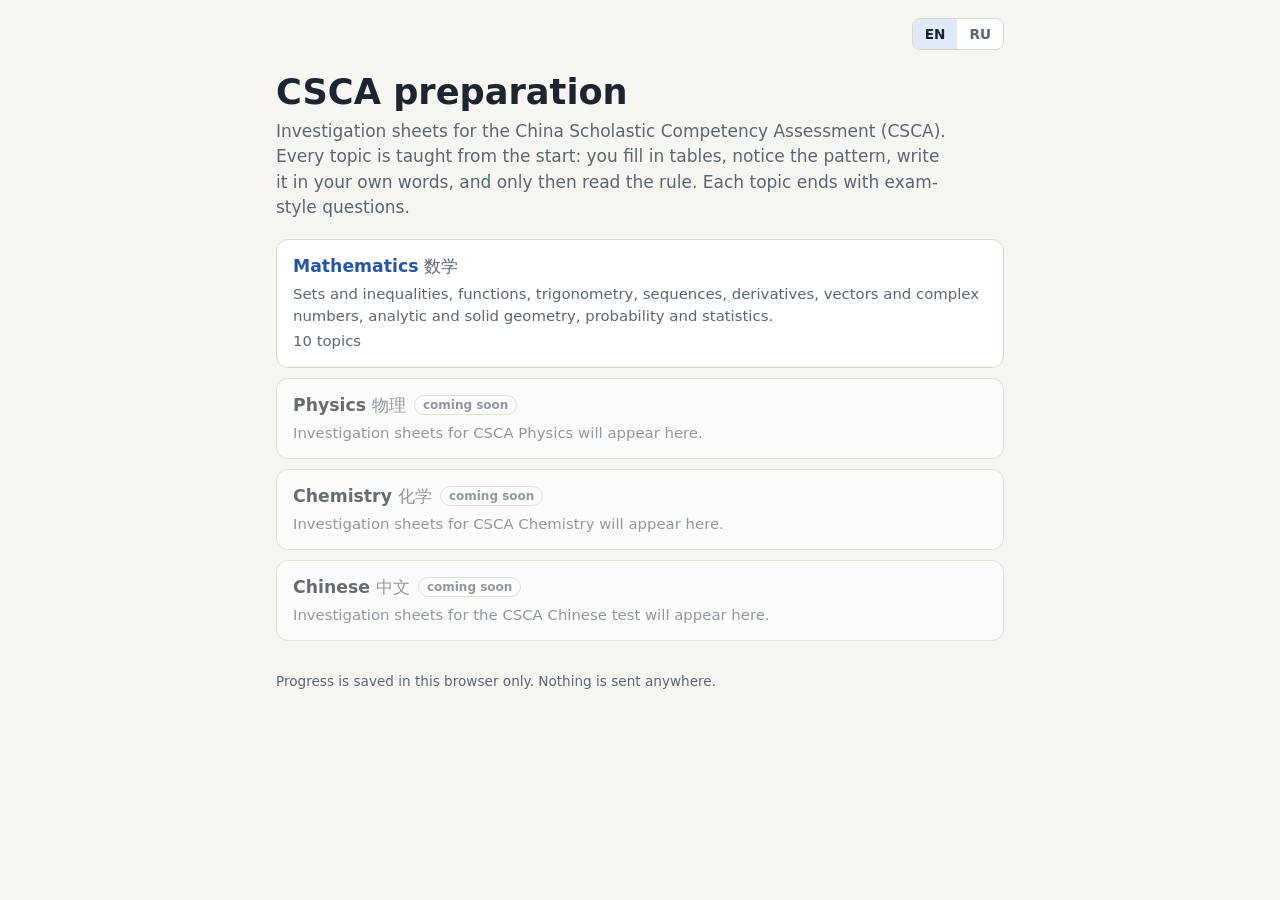
<file: docs/index.html>
<!DOCTYPE html>
<html lang="en"><head><meta charset="utf-8"><meta name="viewport" content="width=device-width, initial-scale=1">
<title>CSCA preparation</title><style>
:root{--bg:#f6f5f1;--surface:#fff;--ink:#1b2430;--muted:#5b6674;--line:#d9d6cc;--accent:#2457a6;--accent-soft:#e0e9f7;--good:#17803d;
--font:system-ui,-apple-system,"Segoe UI",Roboto,"Noto Sans","PingFang SC","Noto Sans SC","Microsoft YaHei",sans-serif;color-scheme:light}
@media(prefers-color-scheme:dark){:root:not([data-theme="light"]){--bg:#12171e;--surface:#1b222c;--ink:#e8edf3;--muted:#9aa7b6;--line:#2e3846;--accent:#7fb0ff;--accent-soft:#1e2f4d;--good:#5fd38a;color-scheme:dark}}
:root[data-theme="dark"]{--bg:#12171e;--surface:#1b222c;--ink:#e8edf3;--muted:#9aa7b6;--line:#2e3846;--accent:#7fb0ff;--accent-soft:#1e2f4d;--good:#5fd38a;color-scheme:dark}
*{box-sizing:border-box}[hidden]{display:none!important}body{margin:0;background:var(--bg);color:var(--ink);font:400 17px/1.5 var(--font)}
.wrap{max-width:760px;margin:0 auto;padding:18px 16px 70px}
.top{display:flex;align-items:center;gap:10px;justify-content:space-between;flex-wrap:wrap}
.crumb{font-weight:600;text-decoration:none;color:var(--accent)}
h1{font-size:clamp(1.6rem,5.5vw,2.2rem);line-height:1.15;margin:22px 0 6px;text-wrap:balance}
.lead{color:var(--muted);margin:0 0 18px;max-width:62ch}
.seg{display:inline-flex;border:1px solid var(--line);border-radius:8px;overflow:hidden;background:var(--surface);margin-left:auto}
.seg button{font:inherit;border:0;background:transparent;padding:5px 12px;font-weight:700;font-size:.85rem;color:var(--muted);cursor:pointer}
.seg button[aria-pressed=true]{background:var(--accent-soft);color:var(--ink)}
ol,ul{list-style:none;padding:0;margin:0}
.card{display:block;position:relative;background:var(--surface);border:1px solid var(--line);border-radius:12px;padding:14px 16px;margin:10px 0;text-decoration:none;color:var(--ink)}
a.card:hover{border-color:var(--accent)}
.card b{font-size:1.08rem;color:var(--accent)}
.card .zh{color:var(--muted);font-weight:400;margin-left:6px}
.card p{margin:3px 0 0;color:var(--muted);font-size:.93rem}
.card .num{position:absolute;left:-2px;top:14px;transform:translateX(-100%);color:var(--muted);font-weight:700;font-variant-numeric:tabular-nums;padding-right:8px}
@media(max-width:820px){.card .num{position:static;transform:none;padding:0 6px 0 0}}
.soon{opacity:.65}.soon b{color:var(--ink)}
.tag{display:inline-block;font-size:.75rem;font-weight:700;border:1px solid var(--line);border-radius:999px;padding:0 8px;margin-left:8px;color:var(--muted);vertical-align:2px}
.pg{display:flex;align-items:center;gap:10px;margin-top:8px;font-size:.82rem;color:var(--muted);font-variant-numeric:tabular-nums}
.pg .bar{flex:1;max-width:220px;height:6px;background:var(--line);border-radius:3px;overflow:hidden}
.pg .bar span{display:block;height:100%;background:var(--good)}
.how{background:var(--accent-soft);border-radius:12px;padding:12px 16px;margin:18px 0;font-size:.95rem}
.how p{margin:4px 0}
footer{margin-top:30px;color:var(--muted);font-size:.85rem}
:focus-visible{outline:3px solid var(--accent);outline-offset:2px;border-radius:6px}
</style></head>
<body><main class="wrap">
<div class="top"><span></span><div class="seg" role="group" aria-label="Language"><button type="button" value="en">EN</button><button type="button" value="ru">RU</button></div></div>
<h1><span data-en="CSCA preparation" data-ru="Подготовка к CSCA">CSCA preparation</span></h1>
<p class="lead" data-en="Investigation sheets for the China Scholastic Competency Assessment (CSCA). Every topic is taught from the start: you fill in tables, notice the pattern, write it in your own words, and only then read the rule. Each topic ends with exam-style questions." data-ru="Исследовательские листы для подготовки к CSCA (China Scholastic Competency Assessment). Каждая тема объясняется с самого начала: вы заполняете таблицы, замечаете закономерность, записываете её своими словами и только потом читаете правило. В конце каждой темы есть вопросы в формате экзамена.">Investigation sheets for the China Scholastic Competency Assessment (CSCA). Every topic is taught from the start: you fill in tables, notice the pattern, write it in your own words, and only then read the rule. Each topic ends with exam-style questions.</p>
<ul>
<li><a class="card" href="math/index.html"><b data-en="Mathematics" data-ru="Математика">Mathematics</b><span class="zh">数学</span>
<p data-en="Sets and inequalities, functions, trigonometry, sequences, derivatives, vectors and complex numbers, analytic and solid geometry, probability and statistics." data-ru="Множества и неравенства, функции, тригонометрия, последовательности, производные, векторы и комплексные числа, аналитическая и стереометрия, вероятность и статистика.">Sets and inequalities, functions, trigonometry, sequences, derivatives, vectors and complex numbers, analytic and solid geometry, probability and statistics.</p>
<p data-en="10 topics" data-ru="Тем: 10">10 topics</p>
<div class="pg" data-key="csca-math-sets-inequalities-v1 csca-functions-sheet-v1 csca-math-trigonometry-v1 csca-math-sequences-v1 csca-math-derivatives-v1 csca-math-vectors-complex-v1 csca-math-lines-circles-v1 csca-math-conics-v1 csca-math-solid-geometry-v1 csca-math-probability-statistics-v1" hidden><span class="bar"><span></span></span><span class="t"></span></div></a></li>
<li><div class="card soon"><b data-en="Physics" data-ru="Физика">Physics</b><span class="zh">物理</span><span class="tag" data-en="coming soon" data-ru="скоро">coming soon</span>
<p data-en="Investigation sheets for CSCA Physics will appear here." data-ru="Здесь появятся исследовательские листы по физике CSCA.">Investigation sheets for CSCA Physics will appear here.</p></div></li>
<li><div class="card soon"><b data-en="Chemistry" data-ru="Химия">Chemistry</b><span class="zh">化学</span><span class="tag" data-en="coming soon" data-ru="скоро">coming soon</span>
<p data-en="Investigation sheets for CSCA Chemistry will appear here." data-ru="Здесь появятся исследовательские листы по химии CSCA.">Investigation sheets for CSCA Chemistry will appear here.</p></div></li>
<li><div class="card soon"><b data-en="Chinese" data-ru="Китайский язык">Chinese</b><span class="zh">中文</span><span class="tag" data-en="coming soon" data-ru="скоро">coming soon</span>
<p data-en="Investigation sheets for the CSCA Chinese test will appear here." data-ru="Здесь появятся исследовательские листы по китайскому языку CSCA.">Investigation sheets for the CSCA Chinese test will appear here.</p></div></li>
</ul>
<footer><span data-en="Progress is saved in this browser only. Nothing is sent anywhere." data-ru="Прогресс сохраняется только в этом браузере. Никакие данные никуда не отправляются.">Progress is saved in this browser only. Nothing is sent anywhere.</span></footer>
</main><script>
(function(){
  var lang='en';
  try{var g=localStorage.getItem('csca-lang');if(g==='en'||g==='ru')lang=g;else if(/^ru|^kk|^uk|^be/i.test(navigator.language||''))lang='ru';}catch(e){}
  function apply(){
    document.documentElement.lang=lang;
    document.querySelectorAll('[data-en]').forEach(function(el){el.textContent=el.getAttribute('data-'+lang)||el.getAttribute('data-en');});
    document.querySelectorAll('.seg button').forEach(function(b){b.setAttribute('aria-pressed',String(b.value===lang));});
    document.querySelectorAll('[data-key]').forEach(function(el){
      var k=el.getAttribute('data-key').split(' '),done=0,total=0,seen=0;
      k.forEach(function(key){try{var p=JSON.parse(localStorage.getItem('csca-progress:'+key)||'null');if(p){done+=p.done;total+=p.total;seen++;}}catch(e){}});
      if(!seen){el.hidden=true;return;}
      el.hidden=false;
      el.querySelector('span span').style.width=Math.round(done/total*100)+'%';
      el.querySelector('.t').textContent=(lang==='ru'?'Выполнено заданий: ':'Tasks done: ')+done+' / '+total;
    });
  }
  document.querySelectorAll('.seg button').forEach(function(b){b.addEventListener('click',function(){lang=b.value;try{localStorage.setItem('csca-lang',lang);}catch(e){}apply();});});
  apply();
})();
</script></body></html>
</file>
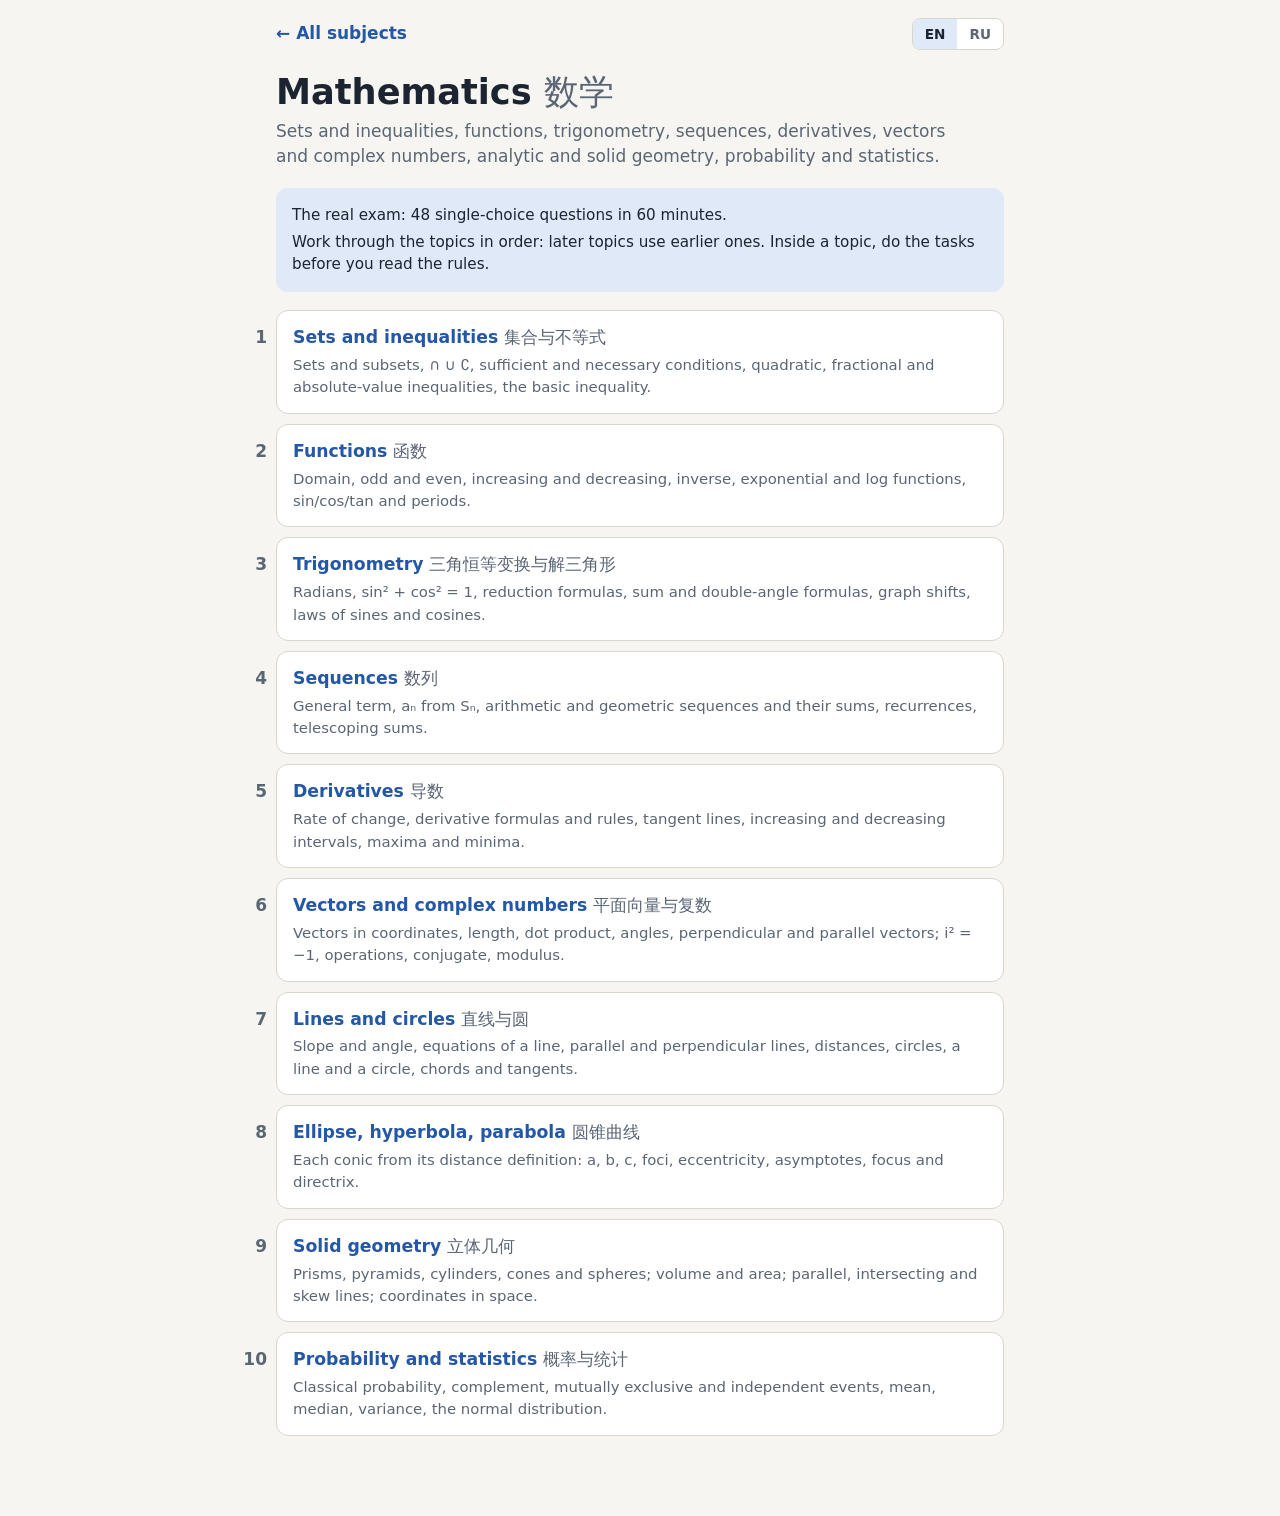
<file: docs/math/index.html>
<!DOCTYPE html>
<html lang="en"><head><meta charset="utf-8"><meta name="viewport" content="width=device-width, initial-scale=1">
<title>Mathematics · CSCA</title><style>
:root{--bg:#f6f5f1;--surface:#fff;--ink:#1b2430;--muted:#5b6674;--line:#d9d6cc;--accent:#2457a6;--accent-soft:#e0e9f7;--good:#17803d;
--font:system-ui,-apple-system,"Segoe UI",Roboto,"Noto Sans","PingFang SC","Noto Sans SC","Microsoft YaHei",sans-serif;color-scheme:light}
@media(prefers-color-scheme:dark){:root:not([data-theme="light"]){--bg:#12171e;--surface:#1b222c;--ink:#e8edf3;--muted:#9aa7b6;--line:#2e3846;--accent:#7fb0ff;--accent-soft:#1e2f4d;--good:#5fd38a;color-scheme:dark}}
:root[data-theme="dark"]{--bg:#12171e;--surface:#1b222c;--ink:#e8edf3;--muted:#9aa7b6;--line:#2e3846;--accent:#7fb0ff;--accent-soft:#1e2f4d;--good:#5fd38a;color-scheme:dark}
*{box-sizing:border-box}[hidden]{display:none!important}body{margin:0;background:var(--bg);color:var(--ink);font:400 17px/1.5 var(--font)}
.wrap{max-width:760px;margin:0 auto;padding:18px 16px 70px}
.top{display:flex;align-items:center;gap:10px;justify-content:space-between;flex-wrap:wrap}
.crumb{font-weight:600;text-decoration:none;color:var(--accent)}
h1{font-size:clamp(1.6rem,5.5vw,2.2rem);line-height:1.15;margin:22px 0 6px;text-wrap:balance}
.lead{color:var(--muted);margin:0 0 18px;max-width:62ch}
.seg{display:inline-flex;border:1px solid var(--line);border-radius:8px;overflow:hidden;background:var(--surface);margin-left:auto}
.seg button{font:inherit;border:0;background:transparent;padding:5px 12px;font-weight:700;font-size:.85rem;color:var(--muted);cursor:pointer}
.seg button[aria-pressed=true]{background:var(--accent-soft);color:var(--ink)}
ol,ul{list-style:none;padding:0;margin:0}
.card{display:block;position:relative;background:var(--surface);border:1px solid var(--line);border-radius:12px;padding:14px 16px;margin:10px 0;text-decoration:none;color:var(--ink)}
a.card:hover{border-color:var(--accent)}
.card b{font-size:1.08rem;color:var(--accent)}
.card .zh{color:var(--muted);font-weight:400;margin-left:6px}
.card p{margin:3px 0 0;color:var(--muted);font-size:.93rem}
.card .num{position:absolute;left:-2px;top:14px;transform:translateX(-100%);color:var(--muted);font-weight:700;font-variant-numeric:tabular-nums;padding-right:8px}
@media(max-width:820px){.card .num{position:static;transform:none;padding:0 6px 0 0}}
.soon{opacity:.65}.soon b{color:var(--ink)}
.tag{display:inline-block;font-size:.75rem;font-weight:700;border:1px solid var(--line);border-radius:999px;padding:0 8px;margin-left:8px;color:var(--muted);vertical-align:2px}
.pg{display:flex;align-items:center;gap:10px;margin-top:8px;font-size:.82rem;color:var(--muted);font-variant-numeric:tabular-nums}
.pg .bar{flex:1;max-width:220px;height:6px;background:var(--line);border-radius:3px;overflow:hidden}
.pg .bar span{display:block;height:100%;background:var(--good)}
.how{background:var(--accent-soft);border-radius:12px;padding:12px 16px;margin:18px 0;font-size:.95rem}
.how p{margin:4px 0}
footer{margin-top:30px;color:var(--muted);font-size:.85rem}
:focus-visible{outline:3px solid var(--accent);outline-offset:2px;border-radius:6px}
</style></head>
<body><main class="wrap">
<div class="top"><a class="crumb" href="../index.html">← <span data-en="All subjects" data-ru="Все предметы">All subjects</span></a><div class="seg" role="group" aria-label="Language"><button type="button" value="en">EN</button><button type="button" value="ru">RU</button></div></div>
<h1><span data-en="Mathematics" data-ru="Математика">Mathematics</span> <span style="color:var(--muted);font-weight:400">数学</span></h1>
<p class="lead" data-en="Sets and inequalities, functions, trigonometry, sequences, derivatives, vectors and complex numbers, analytic and solid geometry, probability and statistics." data-ru="Множества и неравенства, функции, тригонометрия, последовательности, производные, векторы и комплексные числа, аналитическая и стереометрия, вероятность и статистика.">Sets and inequalities, functions, trigonometry, sequences, derivatives, vectors and complex numbers, analytic and solid geometry, probability and statistics.</p>
<div class="how"><p data-en="The real exam: 48 single-choice questions in 60 minutes." data-ru="Настоящий экзамен: 48 вопросов с одним верным ответом за 60 минут.">The real exam: 48 single-choice questions in 60 minutes.</p><p data-en="Work through the topics in order: later topics use earlier ones. Inside a topic, do the tasks before you read the rules." data-ru="Проходите темы по порядку: следующие темы опираются на предыдущие. Внутри темы сначала выполняйте задания, потом читайте правила.">Work through the topics in order: later topics use earlier ones. Inside a topic, do the tasks before you read the rules.</p></div>
<ol>
<li><a class="card" href="sets-inequalities.html"><span class="num">1</span><b data-en="Sets and inequalities" data-ru="Множества и неравенства">Sets and inequalities</b><span class="zh">集合与不等式</span>
<p data-en="Sets and subsets, ∩ ∪ ∁, sufficient and necessary conditions, quadratic, fractional and absolute-value inequalities, the basic inequality." data-ru="Множества и подмножества, ∩ ∪ ∁, достаточные и необходимые условия, квадратные, дробные неравенства и неравенства с модулем, основное неравенство.">Sets and subsets, ∩ ∪ ∁, sufficient and necessary conditions, quadratic, fractional and absolute-value inequalities, the basic inequality.</p>
<div class="pg" data-key="csca-math-sets-inequalities-v1" hidden><span class="bar"><span></span></span><span class="t"></span></div></a></li>
<li><a class="card" href="functions.html"><span class="num">2</span><b data-en="Functions" data-ru="Функции">Functions</b><span class="zh">函数</span>
<p data-en="Domain, odd and even, increasing and decreasing, inverse, exponential and log functions, sin/cos/tan and periods." data-ru="Область определения, чётность, монотонность, обратная функция, показательная и логарифмическая функции, sin/cos/tan и периоды.">Domain, odd and even, increasing and decreasing, inverse, exponential and log functions, sin/cos/tan and periods.</p>
<div class="pg" data-key="csca-functions-sheet-v1" hidden><span class="bar"><span></span></span><span class="t"></span></div></a></li>
<li><a class="card" href="trigonometry.html"><span class="num">3</span><b data-en="Trigonometry" data-ru="Тригонометрия">Trigonometry</b><span class="zh">三角恒等变换与解三角形</span>
<p data-en="Radians, sin² + cos² = 1, reduction formulas, sum and double-angle formulas, graph shifts, laws of sines and cosines." data-ru="Радианы, sin² + cos² = 1, формулы приведения, формулы суммы и двойного угла, сдвиги графиков, теоремы синусов и косинусов.">Radians, sin² + cos² = 1, reduction formulas, sum and double-angle formulas, graph shifts, laws of sines and cosines.</p>
<div class="pg" data-key="csca-math-trigonometry-v1" hidden><span class="bar"><span></span></span><span class="t"></span></div></a></li>
<li><a class="card" href="sequences.html"><span class="num">4</span><b data-en="Sequences" data-ru="Последовательности">Sequences</b><span class="zh">数列</span>
<p data-en="General term, aₙ from Sₙ, arithmetic and geometric sequences and their sums, recurrences, telescoping sums." data-ru="Общий член, aₙ из Sₙ, арифметические и геометрические прогрессии и их суммы, рекуррентные формулы, телескопические суммы.">General term, aₙ from Sₙ, arithmetic and geometric sequences and their sums, recurrences, telescoping sums.</p>
<div class="pg" data-key="csca-math-sequences-v1" hidden><span class="bar"><span></span></span><span class="t"></span></div></a></li>
<li><a class="card" href="derivatives.html"><span class="num">5</span><b data-en="Derivatives" data-ru="Производные">Derivatives</b><span class="zh">导数</span>
<p data-en="Rate of change, derivative formulas and rules, tangent lines, increasing and decreasing intervals, maxima and minima." data-ru="Скорость изменения, формулы и правила дифференцирования, касательные, промежутки возрастания и убывания, максимумы и минимумы.">Rate of change, derivative formulas and rules, tangent lines, increasing and decreasing intervals, maxima and minima.</p>
<div class="pg" data-key="csca-math-derivatives-v1" hidden><span class="bar"><span></span></span><span class="t"></span></div></a></li>
<li><a class="card" href="vectors-complex.html"><span class="num">6</span><b data-en="Vectors and complex numbers" data-ru="Векторы и комплексные числа">Vectors and complex numbers</b><span class="zh">平面向量与复数</span>
<p data-en="Vectors in coordinates, length, dot product, angles, perpendicular and parallel vectors; i² = −1, operations, conjugate, modulus." data-ru="Векторы в координатах, длина, скалярное произведение, углы, перпендикулярность и параллельность; i² = −1, действия, сопряжённое, модуль.">Vectors in coordinates, length, dot product, angles, perpendicular and parallel vectors; i² = −1, operations, conjugate, modulus.</p>
<div class="pg" data-key="csca-math-vectors-complex-v1" hidden><span class="bar"><span></span></span><span class="t"></span></div></a></li>
<li><a class="card" href="lines-circles.html"><span class="num">7</span><b data-en="Lines and circles" data-ru="Прямые и окружности">Lines and circles</b><span class="zh">直线与圆</span>
<p data-en="Slope and angle, equations of a line, parallel and perpendicular lines, distances, circles, a line and a circle, chords and tangents." data-ru="Угловой коэффициент и угол наклона, уравнения прямой, параллельность и перпендикулярность, расстояния, окружности, прямая и окружность, хорды и касательные.">Slope and angle, equations of a line, parallel and perpendicular lines, distances, circles, a line and a circle, chords and tangents.</p>
<div class="pg" data-key="csca-math-lines-circles-v1" hidden><span class="bar"><span></span></span><span class="t"></span></div></a></li>
<li><a class="card" href="conics.html"><span class="num">8</span><b data-en="Ellipse, hyperbola, parabola" data-ru="Эллипс, гипербола, парабола">Ellipse, hyperbola, parabola</b><span class="zh">圆锥曲线</span>
<p data-en="Each conic from its distance definition: a, b, c, foci, eccentricity, asymptotes, focus and directrix." data-ru="Каждое коническое сечение через определение расстояниями: a, b, c, фокусы, эксцентриситет, асимптоты, фокус и директриса.">Each conic from its distance definition: a, b, c, foci, eccentricity, asymptotes, focus and directrix.</p>
<div class="pg" data-key="csca-math-conics-v1" hidden><span class="bar"><span></span></span><span class="t"></span></div></a></li>
<li><a class="card" href="solid-geometry.html"><span class="num">9</span><b data-en="Solid geometry" data-ru="Стереометрия">Solid geometry</b><span class="zh">立体几何</span>
<p data-en="Prisms, pyramids, cylinders, cones and spheres; volume and area; parallel, intersecting and skew lines; coordinates in space." data-ru="Призмы, пирамиды, цилиндры, конусы и шары; объём и площадь; параллельные, пересекающиеся и скрещивающиеся прямые; координаты в пространстве.">Prisms, pyramids, cylinders, cones and spheres; volume and area; parallel, intersecting and skew lines; coordinates in space.</p>
<div class="pg" data-key="csca-math-solid-geometry-v1" hidden><span class="bar"><span></span></span><span class="t"></span></div></a></li>
<li><a class="card" href="probability-statistics.html"><span class="num">10</span><b data-en="Probability and statistics" data-ru="Вероятность и статистика">Probability and statistics</b><span class="zh">概率与统计</span>
<p data-en="Classical probability, complement, mutually exclusive and independent events, mean, median, variance, the normal distribution." data-ru="Классическая вероятность, противоположные, несовместные и независимые события, среднее, медиана, дисперсия, нормальное распределение.">Classical probability, complement, mutually exclusive and independent events, mean, median, variance, the normal distribution.</p>
<div class="pg" data-key="csca-math-probability-statistics-v1" hidden><span class="bar"><span></span></span><span class="t"></span></div></a></li>
</ol>
</main><script>
(function(){
  var lang='en';
  try{var g=localStorage.getItem('csca-lang');if(g==='en'||g==='ru')lang=g;else if(/^ru|^kk|^uk|^be/i.test(navigator.language||''))lang='ru';}catch(e){}
  function apply(){
    document.documentElement.lang=lang;
    document.querySelectorAll('[data-en]').forEach(function(el){el.textContent=el.getAttribute('data-'+lang)||el.getAttribute('data-en');});
    document.querySelectorAll('.seg button').forEach(function(b){b.setAttribute('aria-pressed',String(b.value===lang));});
    document.querySelectorAll('[data-key]').forEach(function(el){
      var k=el.getAttribute('data-key').split(' '),done=0,total=0,seen=0;
      k.forEach(function(key){try{var p=JSON.parse(localStorage.getItem('csca-progress:'+key)||'null');if(p){done+=p.done;total+=p.total;seen++;}}catch(e){}});
      if(!seen){el.hidden=true;return;}
      el.hidden=false;
      el.querySelector('span span').style.width=Math.round(done/total*100)+'%';
      el.querySelector('.t').textContent=(lang==='ru'?'Выполнено заданий: ':'Tasks done: ')+done+' / '+total;
    });
  }
  document.querySelectorAll('.seg button').forEach(function(b){b.addEventListener('click',function(){lang=b.value;try{localStorage.setItem('csca-lang',lang);}catch(e){}apply();});});
  apply();
})();
</script></body></html>
</file>
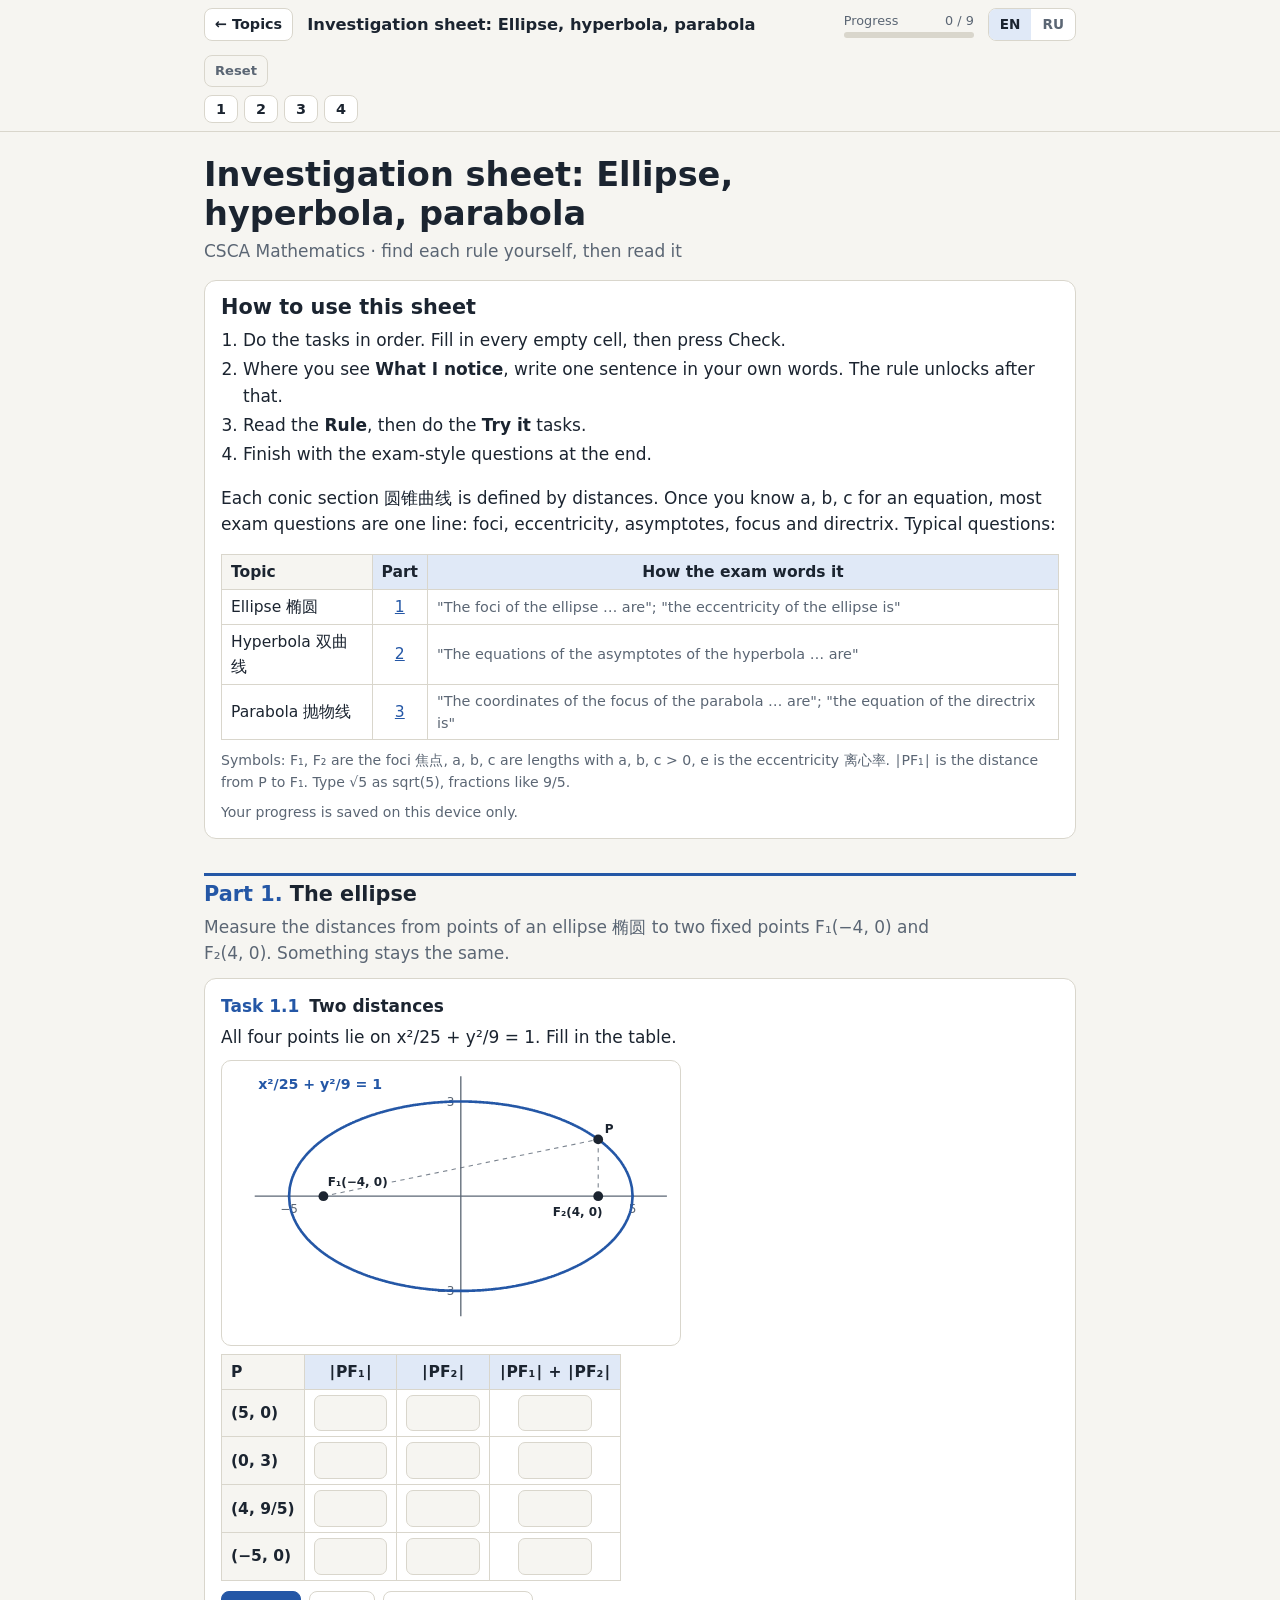
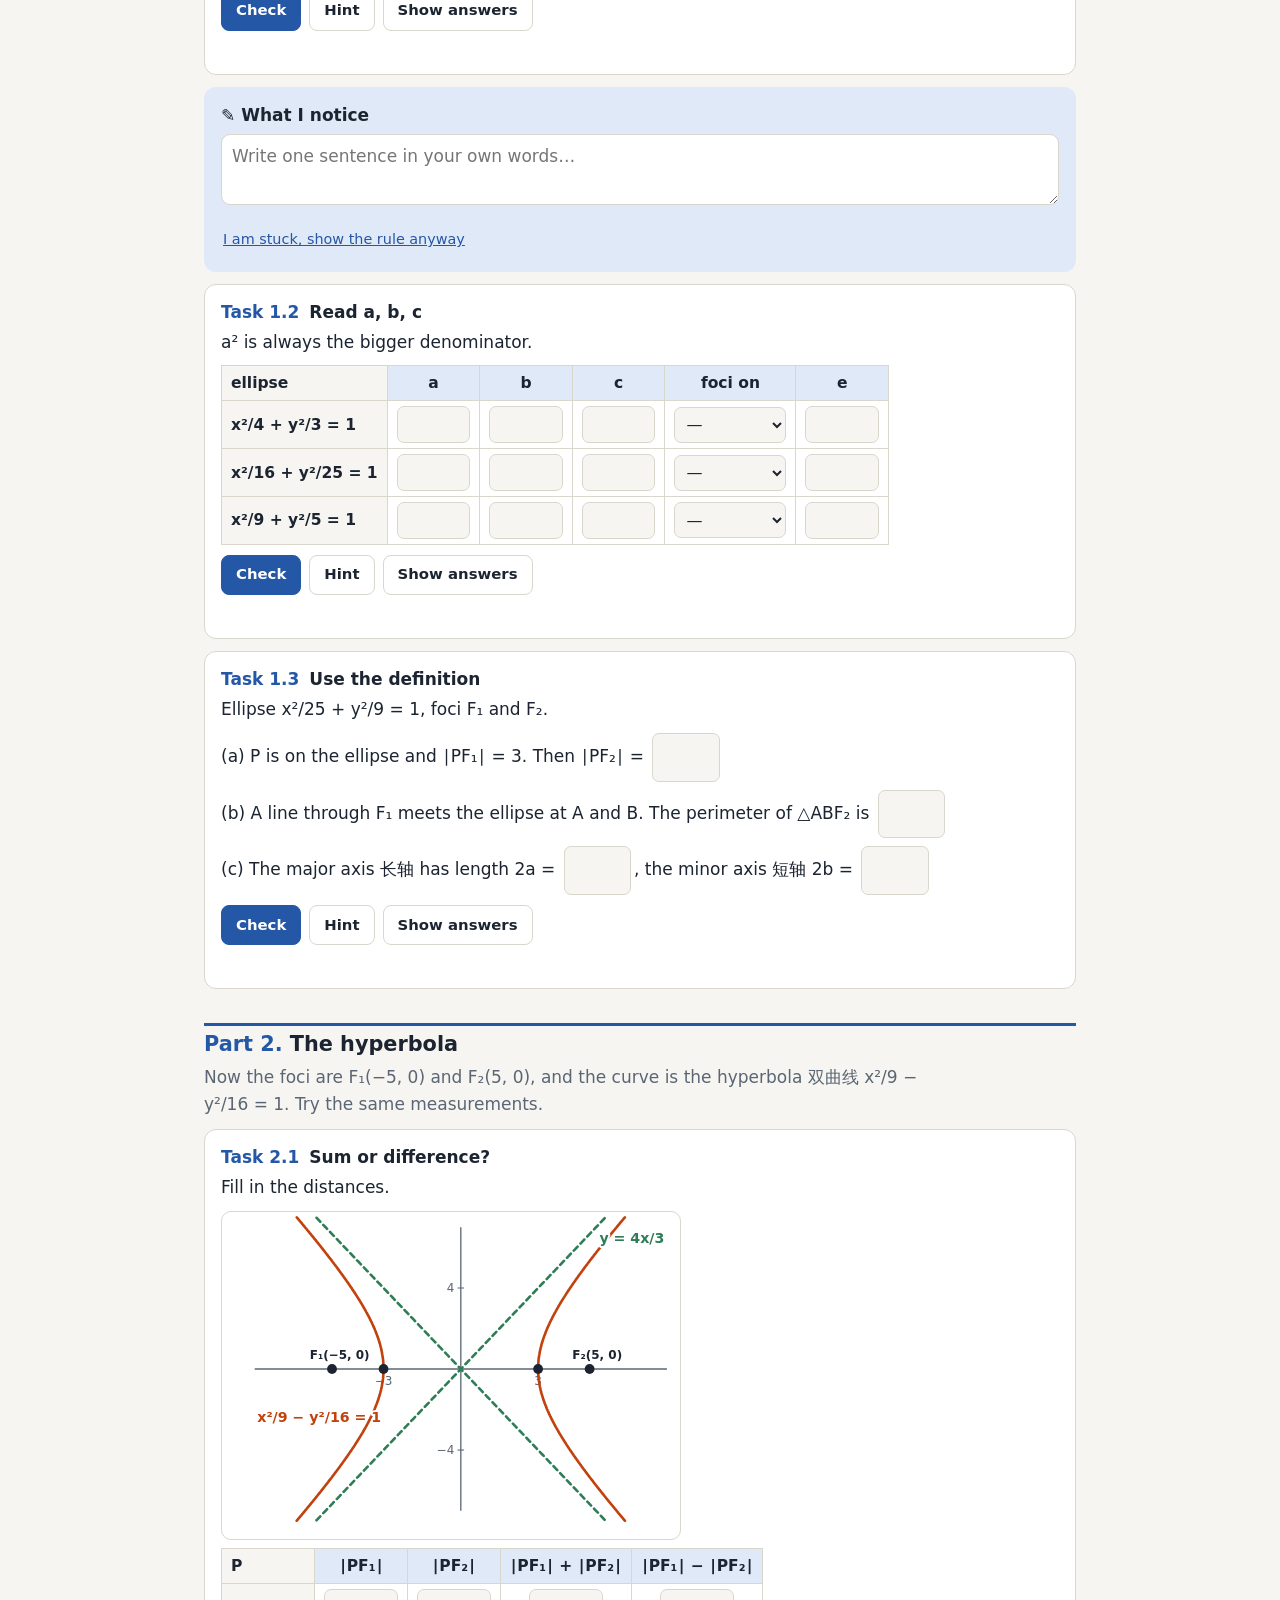
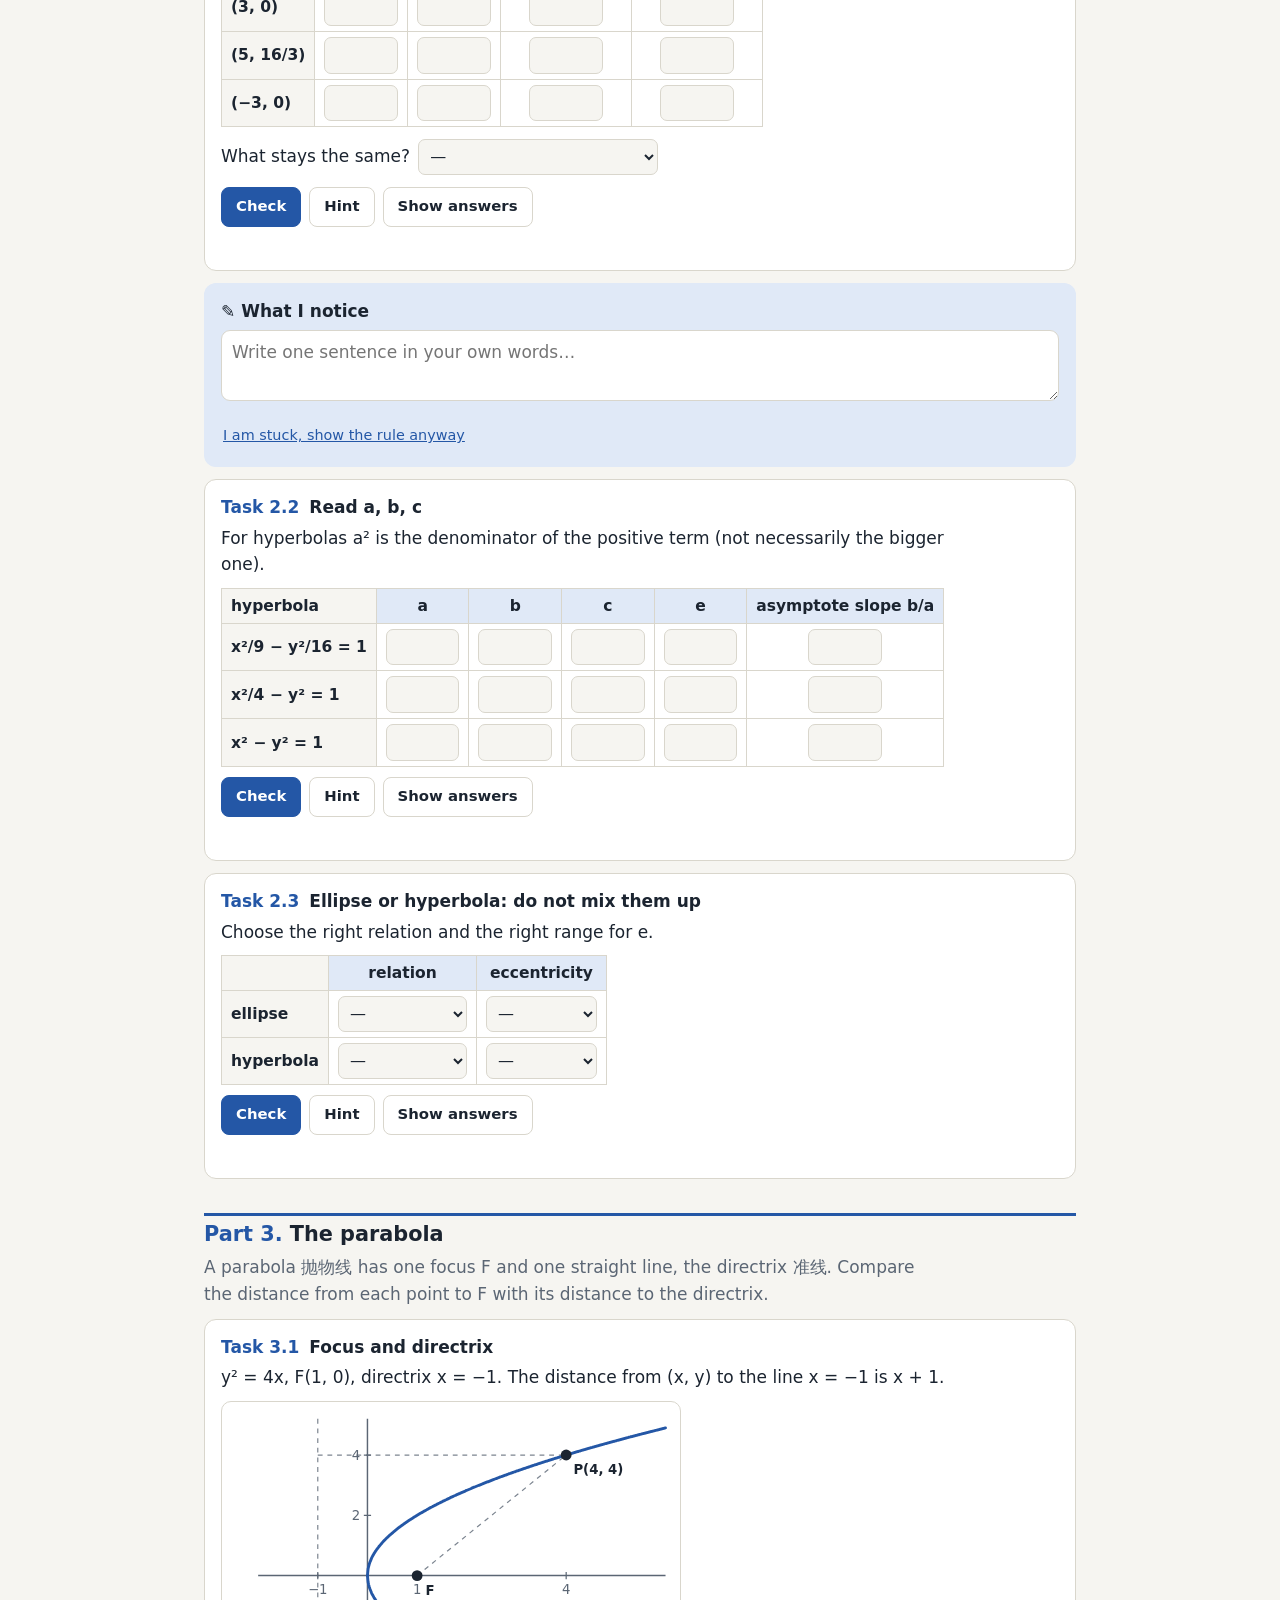
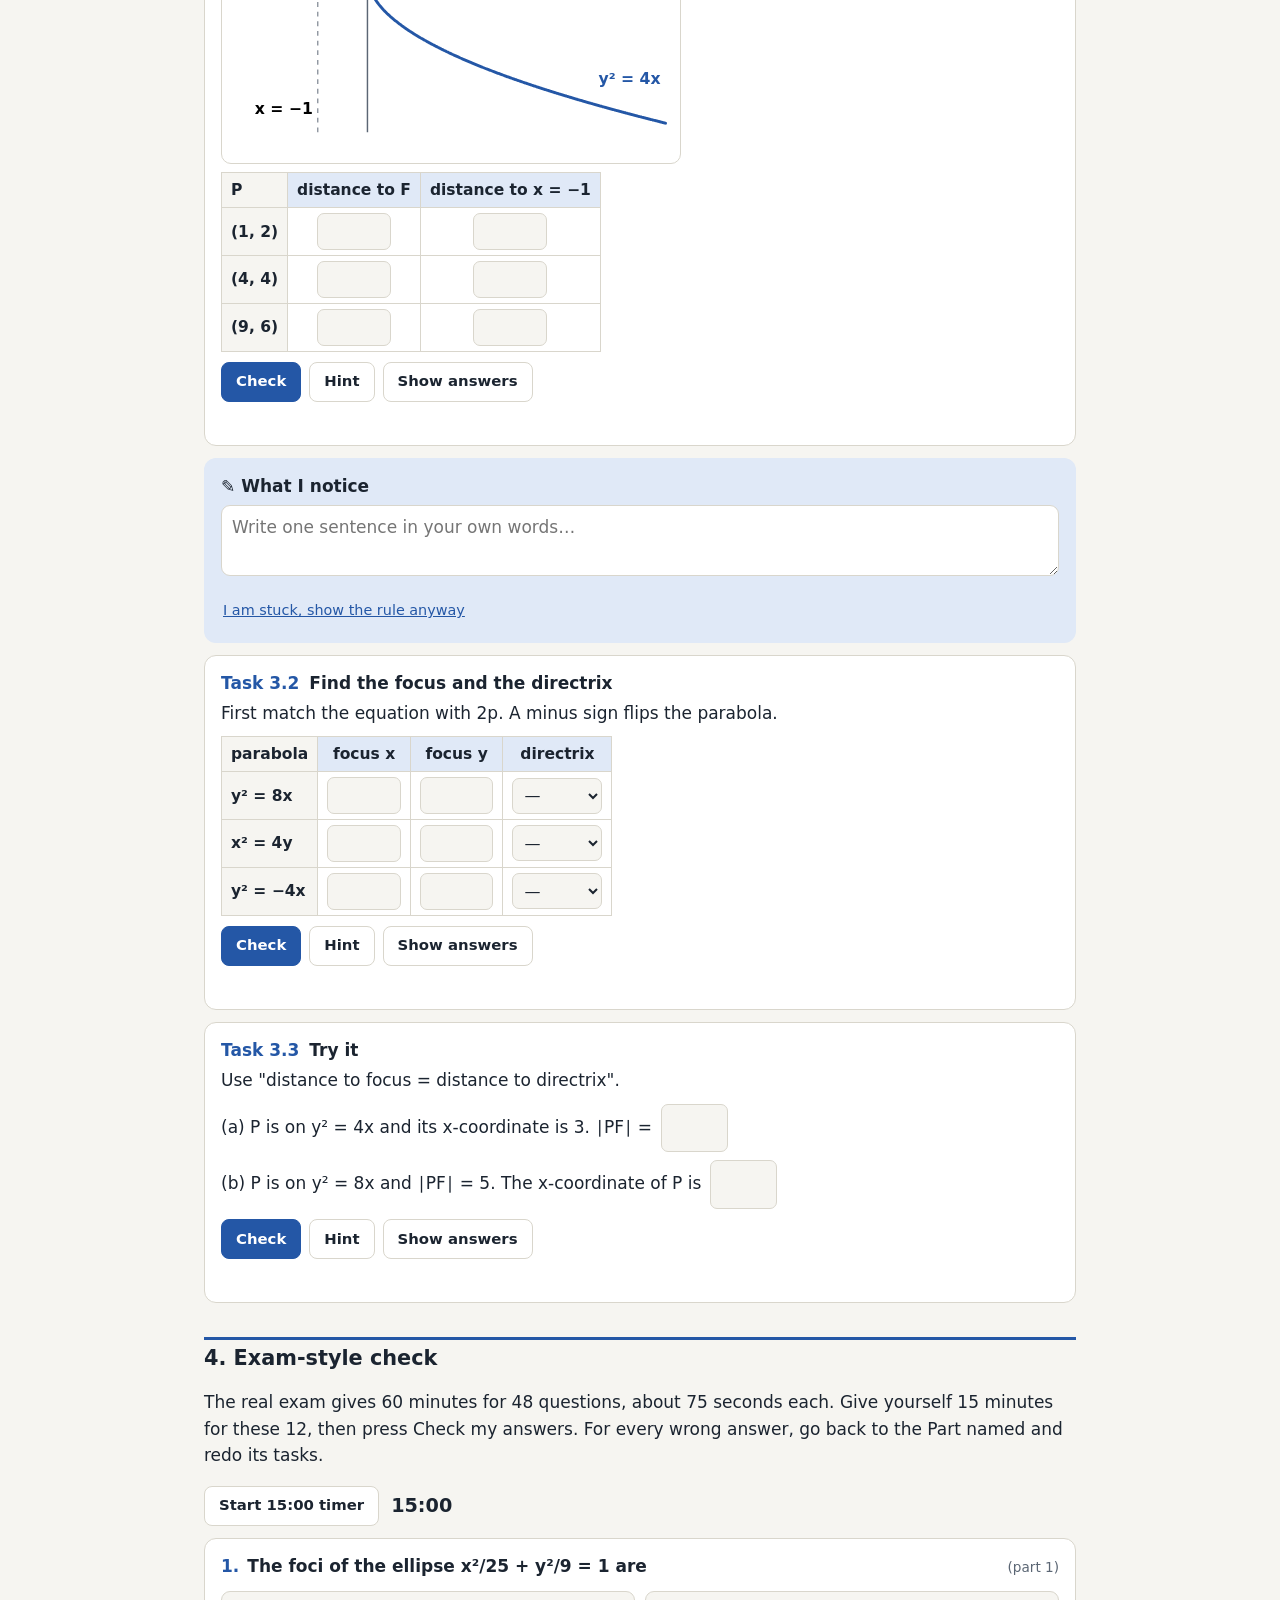
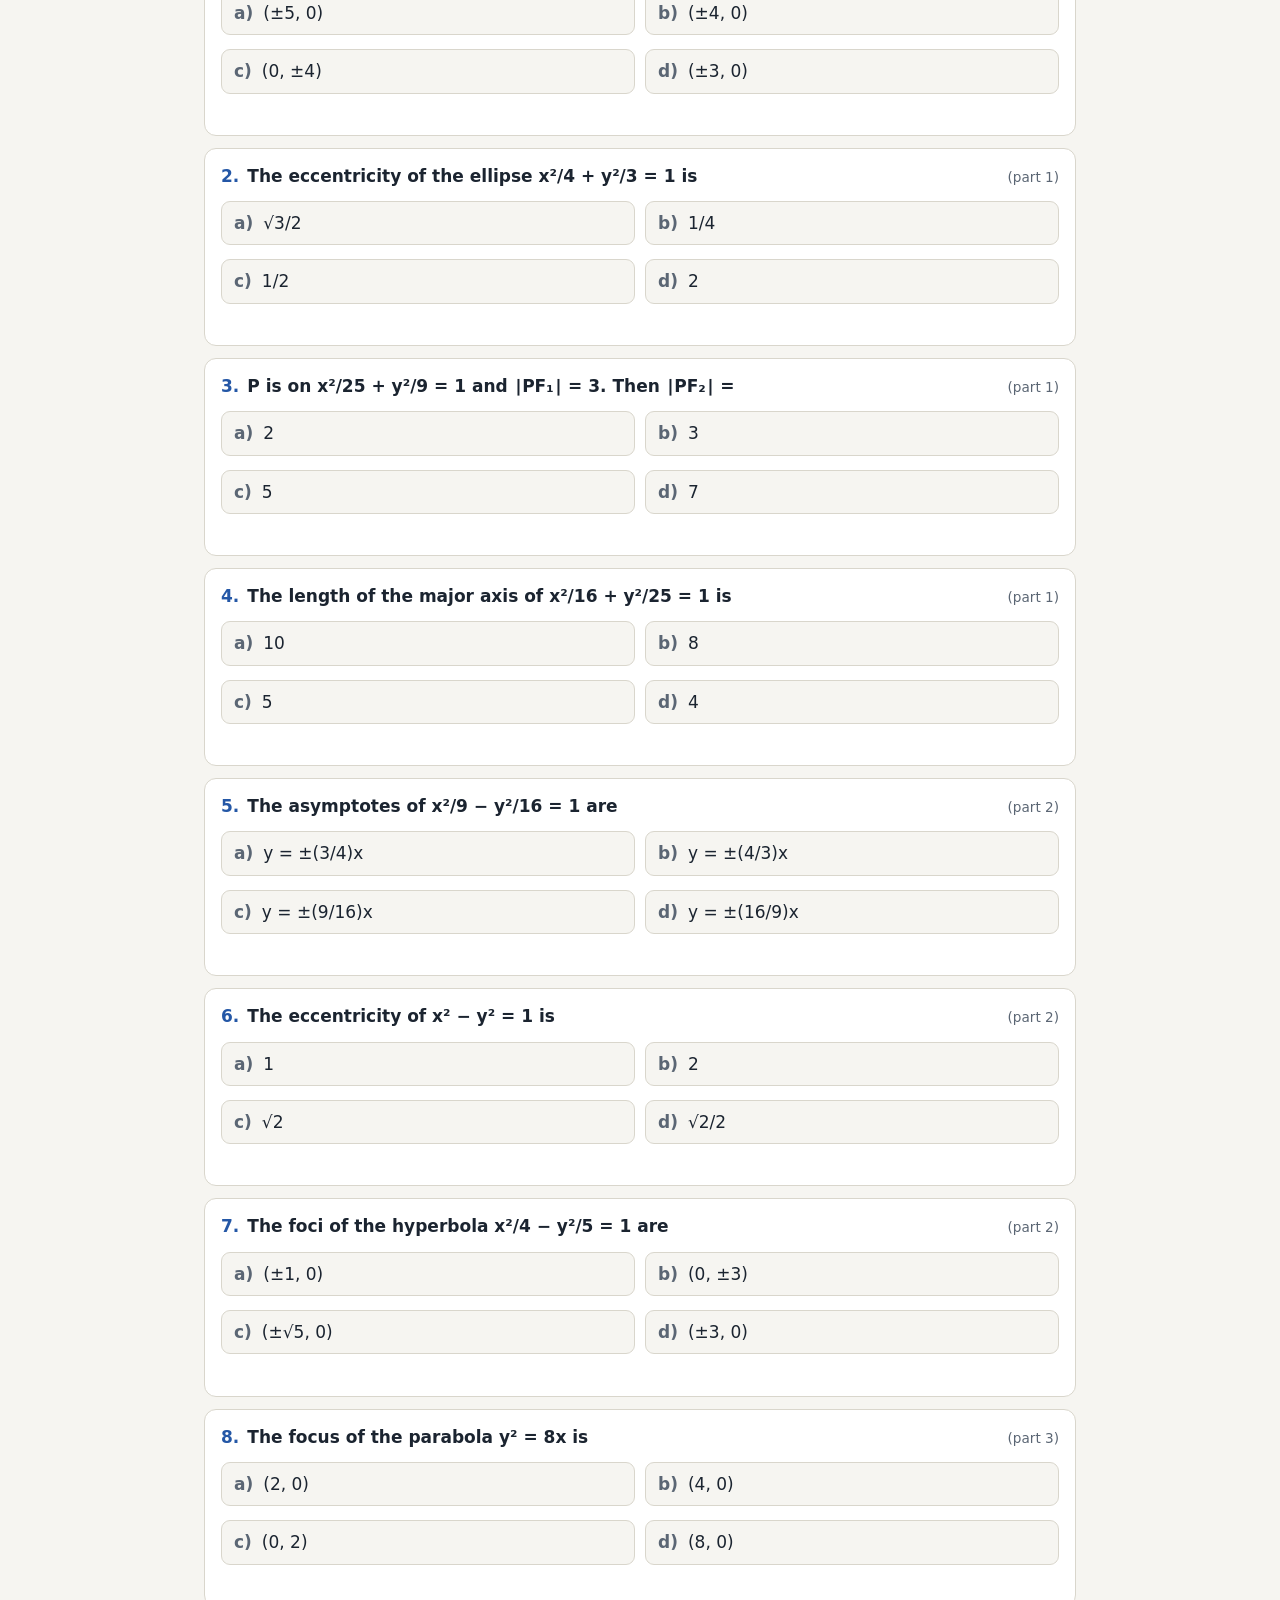
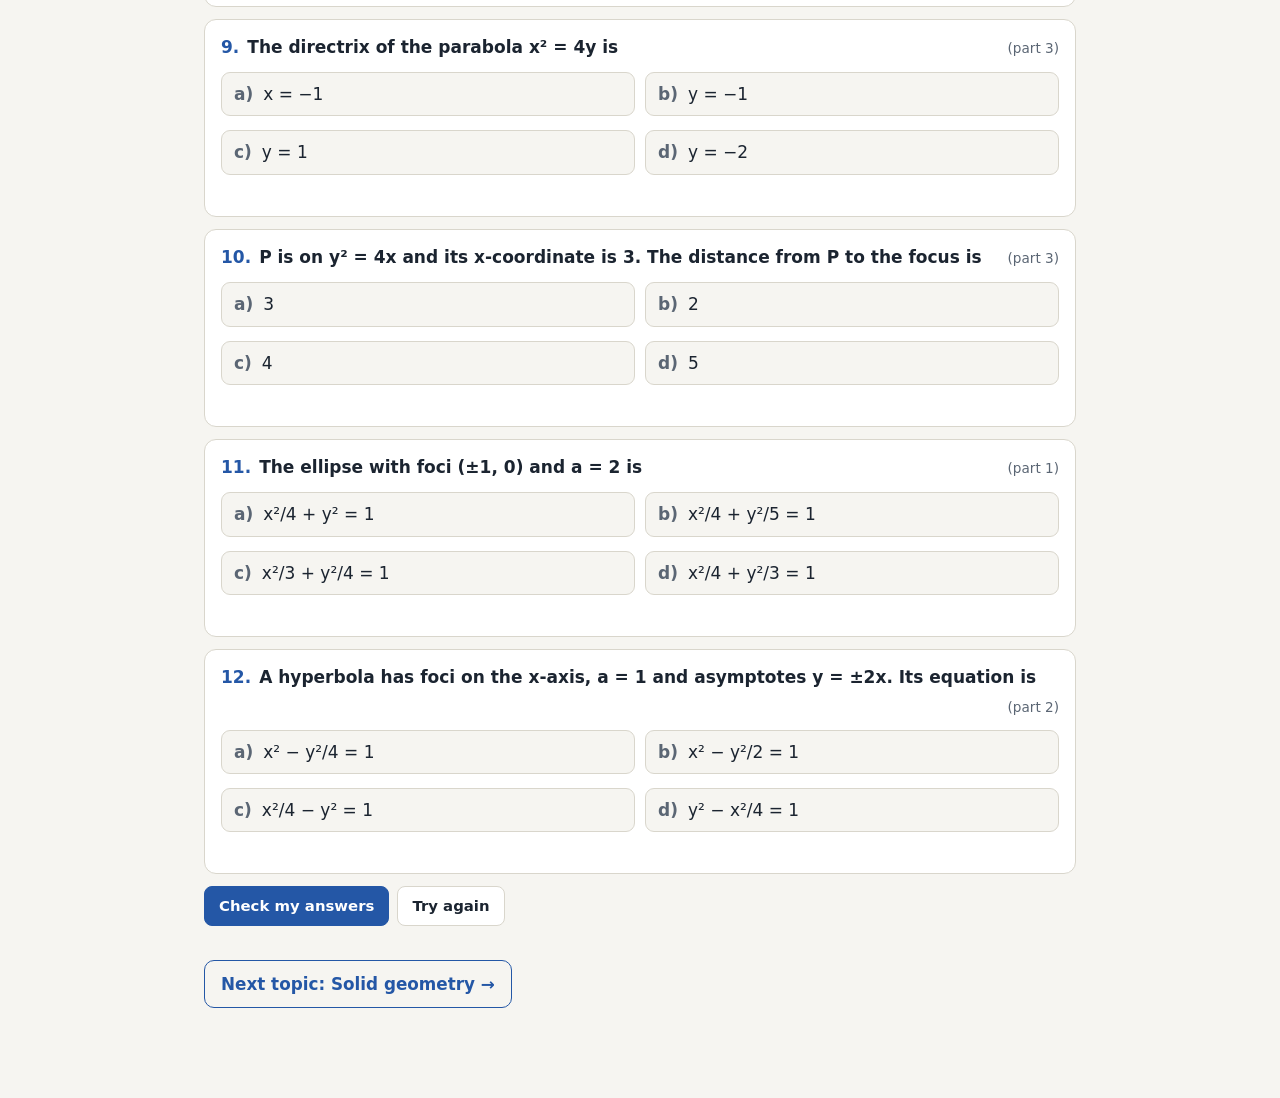
<file: docs/math/conics.html>
<!DOCTYPE html>
<html lang="en">
<head>
<meta charset="utf-8">
<meta name="viewport" content="width=device-width, initial-scale=1">
<title>Ellipse, hyperbola, parabola</title>
<style>
:root{
  --bg:#f6f5f1; --bar:rgba(246,245,241,.94); --surface:#fff; --ink:#1b2430; --muted:#5b6674; --line:#d9d6cc;
  --accent:#2457a6; --accent-ink:#fff; --accent-soft:#e0e9f7;
  --hint:#8a5300; --hint-soft:#fbf0d9;
  --good:#17803d; --good-soft:#dff3e5; --bad:#b3261e; --bad-soft:#fbe4e1;
  --c1:#2457a6; --c2:#c2410c; --c3:#2f7d57;
  --font:system-ui,-apple-system,"Segoe UI",Roboto,"Noto Sans","PingFang SC","Noto Sans SC","Microsoft YaHei",sans-serif;
  --mono:ui-monospace,"SF Mono",Menlo,Consolas,monospace;
  color-scheme:light;
}
@media (prefers-color-scheme:dark){:root:not([data-theme="light"]){
  --bg:#12171e; --bar:rgba(18,23,30,.94); --surface:#1b222c; --ink:#e8edf3; --muted:#9aa7b6; --line:#2e3846;
  --accent:#7fb0ff; --accent-ink:#0c1b33; --accent-soft:#1e2f4d;
  --hint:#f5b84a; --hint-soft:#33280f;
  --good:#5fd38a; --good-soft:#123221; --bad:#ff8a80; --bad-soft:#3d1c19;
  --c1:#7fb0ff; --c2:#ff9a6b; --c3:#6fd9a1; color-scheme:dark;}}
:root[data-theme="dark"]{
  --bg:#12171e; --bar:rgba(18,23,30,.94); --surface:#1b222c; --ink:#e8edf3; --muted:#9aa7b6; --line:#2e3846;
  --accent:#7fb0ff; --accent-ink:#0c1b33; --accent-soft:#1e2f4d;
  --hint:#f5b84a; --hint-soft:#33280f;
  --good:#5fd38a; --good-soft:#123221; --bad:#ff8a80; --bad-soft:#3d1c19;
  --c1:#7fb0ff; --c2:#ff9a6b; --c3:#6fd9a1; color-scheme:dark;}
*{box-sizing:border-box}
html{scroll-behavior:smooth;-webkit-text-size-adjust:100%}
@media (prefers-reduced-motion:reduce){html{scroll-behavior:auto}}
body{margin:0;background:var(--bg);color:var(--ink);font:400 17px/1.55 var(--font)}
button,input,select,textarea{font:inherit;color:inherit}
button{cursor:pointer}
:focus-visible{outline:3px solid var(--accent);outline-offset:2px;border-radius:6px}
a{color:var(--accent)}
.topbar{position:sticky;top:0;z-index:20;background:var(--bar);backdrop-filter:blur(8px);-webkit-backdrop-filter:blur(8px);border-bottom:1px solid var(--line);padding-top:env(safe-area-inset-top)}
.topin{max-width:900px;margin:0 auto;padding:8px 14px;display:flex;flex-wrap:wrap;align-items:center;gap:6px 14px}
.brand{font-weight:700;margin-right:auto;font-size:1.02rem;min-width:0}
.prog{min-width:130px;font-size:.8rem;color:var(--muted);font-variant-numeric:tabular-nums}
.ptxtrow{display:flex;justify-content:space-between;gap:10px}
.bar{height:6px;background:var(--line);border-radius:3px;overflow:hidden;margin-top:2px}
.bar>span{display:block;height:100%;width:0;background:var(--good);transition:width .25s}
.chips{max-width:900px;margin:0 auto;padding:0 14px 8px;display:flex;gap:6px;overflow-x:auto}
.chips a{flex:none;min-width:34px;text-align:center;text-decoration:none;border:1px solid var(--line);background:var(--surface);color:var(--ink);border-radius:8px;padding:2px 10px;font-weight:600;font-size:.9rem}
.chips a:hover{border-color:var(--accent)}
.seg{display:inline-flex;border:1px solid var(--line);border-radius:8px;overflow:hidden;background:var(--surface)}
.seg button{border:0;background:transparent;padding:5px 11px;font-weight:700;font-size:.85rem;color:var(--muted)}
.seg button[aria-pressed=true]{background:var(--accent-soft);color:var(--ink)}
.btn{border:1px solid var(--line);background:var(--surface);border-radius:8px;padding:7px 14px;font-weight:600;font-size:.93rem;min-height:40px}
.btn:hover{border-color:var(--accent)}
.btn.primary{background:var(--accent);border-color:var(--accent);color:var(--accent-ink)}
.btn.ghost{background:transparent}
.btn.small{min-height:32px;padding:3px 10px;font-size:.82rem}
.btn:disabled{opacity:.55;cursor:not-allowed}
.linkbtn{border:0;background:none;color:var(--accent);text-decoration:underline;padding:6px 2px;font-size:.9rem}
.wrap{max-width:900px;margin:0 auto;padding:0 14px 90px}
h1{font-size:clamp(1.55rem,5vw,2.1rem);line-height:1.15;margin:24px 0 4px;text-wrap:balance}
h2{font-size:1.3rem;line-height:1.25;margin:0 0 6px;text-wrap:balance}
.sub{color:var(--muted);margin:0 0 16px}
.small{font-size:.88rem;color:var(--muted);margin:8px 0 0}
.card{background:var(--surface);border:1px solid var(--line);border-radius:12px;padding:14px 16px;margin:12px 0}
.how ol{margin:6px 0 10px;padding-left:22px}
.how li{margin-bottom:3px}
.part{margin-top:34px;scroll-margin-top:96px}
.part>h2{padding-top:6px;border-top:3px solid var(--accent)}
.pn{color:var(--accent)}
.intro{color:var(--muted);max-width:68ch;margin:4px 0 8px}
.task{scroll-margin-top:100px}
.task.done{border-color:var(--good)}
.thead{display:flex;flex-wrap:wrap;gap:4px 10px;align-items:baseline;margin-bottom:4px}
.tnum{font-weight:700;color:var(--accent);font-variant-numeric:tabular-nums}
.ttitle{font-weight:700}
.tdone{margin-left:auto;color:var(--good);font-weight:800;visibility:hidden}
.task.done .tdone{visibility:visible}
.ttext{margin:2px 0 10px;max-width:70ch}
.tw{overflow-x:auto;margin:6px 0 10px;-webkit-overflow-scrolling:touch}
.tbl{border-collapse:collapse;font-size:.97rem;min-width:min(100%,0px)}
.tbl th,.tbl td{border:1px solid var(--line);padding:5px 9px;text-align:center;vertical-align:middle;white-space:nowrap}
.tbl thead th{background:var(--accent-soft)}
.tbl tbody th,.tbl tr>th:first-child{background:var(--bg);text-align:left;font-weight:600}
.tbl td.wd{white-space:normal;text-align:left;font-size:.9rem;color:var(--muted)}
.how .tbl td:first-child{text-align:left;white-space:normal}
.fld{width:4.6em;max-width:100%;padding:5px 7px;border:1.5px solid var(--line);border-radius:7px;background:var(--bg);text-align:center;font-size:1rem;min-height:36px}
.fld.sel{width:auto;max-width:15em;text-align:left;padding-right:4px}
.fld:focus{border-color:var(--accent)}
.fld.ok{border-color:var(--good);background:var(--good-soft)}
.fld.bad{border-color:var(--bad);background:var(--bad-soft)}
.bl{margin:8px 0;line-height:2.3}
.bl .fld{margin:0 3px}
.mc{margin:10px 0}.mcq{margin:0 0 6px;font-weight:600}
.opt{display:flex;gap:10px;align-items:baseline;width:100%;text-align:left;border:1.5px solid var(--line);background:var(--bg);border-radius:9px;padding:8px 12px;margin:6px 0;min-height:44px}
.opt .lab{font-weight:700;color:var(--muted);flex:none}
.opt[aria-pressed=true]{border-color:var(--accent);background:var(--accent-soft)}
.opt.ok{border-color:var(--good);background:var(--good-soft)}
.opt.bad{border-color:var(--bad);background:var(--bad-soft)}
.open{margin:10px 0}
.oq{margin:0 0 4px;font-weight:600}
.ta{width:100%;border:1.5px solid var(--line);border-radius:9px;background:var(--bg);padding:8px 10px;resize:vertical;min-height:48px}
.ta:focus{border-color:var(--accent)}
.ref{margin-top:6px;background:var(--good-soft);border-left:4px solid var(--good);padding:7px 11px;border-radius:6px}
.acts{display:flex;flex-wrap:wrap;gap:8px;align-items:center;margin-top:10px}
.hintbox{margin-top:10px;background:var(--hint-soft);border-left:4px solid var(--hint);padding:8px 12px;border-radius:6px}
.hintbox b{color:var(--hint)}
.msg{min-height:1.4em;margin-top:8px;font-weight:600;font-size:.95rem}
.msg.good{color:var(--good)}.msg.warn{color:var(--bad)}
.tick{margin-top:8px}
.tickbtn[aria-pressed=true]{background:var(--good-soft);border-color:var(--good)}
.notice{background:var(--accent-soft);border-color:transparent}
.nlabel{font-weight:700;margin-bottom:6px}
.notice .ta{background:var(--surface)}
.rulebox{margin-top:10px;background:var(--surface);border-left:5px solid var(--accent);padding:10px 14px;border-radius:8px}
.rulebox.plain{margin:12px 0;border:1px solid var(--line);border-left:5px solid var(--accent)}
.rulebox[hidden]{display:none}
.worked{margin:12px 0;border:1px dashed var(--line);padding:10px 14px;border-radius:8px;background:var(--surface)}
.careful{margin:12px 0;background:var(--hint-soft);border-left:5px solid var(--hint);padding:10px 14px;border-radius:8px}
.figrow{display:flex;flex-wrap:wrap;gap:10px;margin:8px 0}
.figrow>div{flex:1 1 260px;min-width:0}
.figone{max-width:460px;margin:8px 0}.figstack{max-width:520px;margin:8px 0}
.plot{width:100%;height:auto;display:block;background:var(--surface);border:1px solid var(--line);border-radius:10px;margin-bottom:6px}
.plot .ax{stroke:var(--muted);stroke-width:1.2}
.plot .grid{stroke:var(--line);stroke-width:1}
.plot .tk{stroke:var(--muted);stroke-width:1}
.plot text{paint-order:stroke;stroke:var(--surface);stroke-width:3.5px;stroke-linejoin:round}
.plot .tl,.plot .pl{fill:var(--muted);font-size:11px}
.plot .pl{fill:var(--ink);font-weight:600}
.plot .asy{stroke:var(--muted);stroke-width:1;stroke-dasharray:4 4;opacity:.8}
.plot .cv{fill:none;stroke-width:2.4;stroke-linecap:round;stroke-linejoin:round}
.plot .c1{stroke:var(--c1)}.plot .c2{stroke:var(--c2)}.plot .c3{stroke:var(--c3)}
.plot .cl{font-size:13px;font-weight:700}
.plot .c1t{fill:var(--c1)}.plot .c2t{fill:var(--c2)}.plot .c3t{fill:var(--c3)}
.plot .pt{fill:var(--ink)}
.plot .pt.hol{fill:var(--surface);stroke:var(--ink);stroke-width:1.5}
.timerrow{display:flex;gap:12px;align-items:center;margin:8px 0}
.timer{font-variant-numeric:tabular-nums;font-weight:700;font-size:1.2rem}
.timer.low{color:var(--bad)}
.q .qq{display:flex;flex-wrap:wrap;gap:6px 8px;align-items:baseline;font-weight:600}
.qn{color:var(--accent)}
.qpart{margin-left:auto;font-weight:400;color:var(--muted);font-size:.85rem}
.qopts{display:grid;grid-template-columns:repeat(2,minmax(0,1fr));gap:2px 10px;margin-top:6px}
@media (max-width:560px){.qopts{grid-template-columns:1fr}.topin{gap:4px 10px}.brand{flex:1 1 100%}.prog{flex:1}}
.qfb{min-height:1.3em;font-weight:600;font-size:.92rem;margin-top:2px}
.qfb.good{color:var(--good)}.qfb.bad{color:var(--bad)}
.result{margin-top:10px;font-weight:700;font-size:1.15rem}

.back{flex:none;text-decoration:none;font-weight:600;font-size:.9rem;border:1px solid var(--line);background:var(--surface);border-radius:8px;padding:4px 10px;color:var(--ink)}
.back:hover{border-color:var(--accent)}
.nextlink{margin:34px 0 0;font-weight:700;font-size:1.05rem}
.nextlink a{display:inline-block;text-decoration:none;border:1.5px solid var(--accent);border-radius:10px;padding:10px 16px}
.geo{width:100%;max-width:420px;height:auto;display:block;background:var(--surface);border:1px solid var(--line);border-radius:10px;margin:8px 0}
.geo line,.geo path,.geo polygon,.geo circle,.geo ellipse,.geo polyline{fill:none;stroke:var(--ink);stroke-width:1.6;stroke-linejoin:round}
.geo .hid{stroke-dasharray:5 4;stroke:var(--muted)}
.geo .acc{stroke:var(--c1);stroke-width:2.2}.geo .acc2{stroke:var(--c2);stroke-width:2.2}.geo .acc3{stroke:var(--c3);stroke-width:2.2}
.geo .dot{fill:var(--ink);stroke:none}
.geo text{fill:var(--ink);font-size:13px;font-weight:600;stroke:none;paint-order:stroke}
.geo .mt{fill:var(--muted);font-weight:400;font-size:12px}
.geo .fillsoft{fill:var(--accent-soft);stroke:var(--c1)}

</style>
</head>
<body>
<div id="app"></div>
<noscript>This page needs JavaScript. / Для этой страницы нужен JavaScript.</noscript>
<script>
const SUBJECT = {"id": "math", "title_en": "Mathematics", "title_ru": "Математика", "exam": {"questions": 48, "minutes": 60}};
const NAV = {"home": "../index.html", "subject": "index.html", "next": {"href": "solid-geometry.html", "title": {"en": "Solid geometry", "ru": "Стереометрия"}}};
/* Shared UI text and helpers for every sheet. English + Russian.
   T(en, ru) makes a bilingual string. Math and Chinese terms are shared. */
const T = (en, ru) => ({ en, ru });

const UI = {
  en: {
    progress: 'Progress',
    reset: 'Reset', resetSure: 'Click again to erase',
    check: 'Check', hint: 'Hint', showAns: 'Show answers',
    allGood: 'All correct. Well done.',
    some: (a, b) => `${a} of ${b} correct. Red cells are wrong, try again.`,
    fill: 'Fill in every answer first.',
    mine: 'My answer', ref: 'Answer', gotIt: 'I got it', notYet: 'Not yet', gotItOn: 'Marked as understood',
    notice: 'What I notice', noticePh: 'Write one sentence in your own words…',
    showRule: 'Show the rule', stuck: 'I am stuck, show the rule anyway',
    rule: 'Rule', careful: 'Careful', worked: 'Worked example',
    exam: 'Exam-style check', start: (m) => `Start ${m} timer`,
    examIntro: (min, q, per, mins, n) => `The real exam gives ${min} minutes for ${q} questions, about ${per} seconds each. Give yourself ${mins} minutes for these ${n}, then press Check my answers. For every wrong answer, go back to the Part named and redo its tasks.`,
    back: 'Back to the list of topics', topics: 'Topics', next: 'Next topic', stop: 'Stop timer', timeUp: 'Time is up',
    checkAll: 'Check my answers', score: (a, b) => `Score: ${a} / ${b}`,
    review: 'Review', again: 'Try again',
    howTitle: 'How to use this sheet',
    steps: [
      'Do the tasks in order. Fill in every empty cell, then press Check.',
      'Where you see **What I notice**, write one sentence in your own words. The rule unlocks after that.',
      'Read the **Rule**, then do the **Try it** tasks.',
      'Finish with the exam-style questions at the end.'
    ],
    topic: 'Topic', partCol: 'Part', wording: 'How the exam words it',
    photoNote: 'Your progress is saved on this device only.',
    parts: 'Parts', none: 'none', task: 'Task', part: 'Part',
    opt: { yes: 'yes', no: 'no', same: 'same', opposite: 'opposite', neither: 'neither', up: 'always goes up', down: 'always goes down', change: 'changes direction', yaxis: 'the y-axis', origin: 'the origin', xaxis: 'the x-axis' }
  },
  ru: {
    progress: 'Прогресс',
    reset: 'Сбросить', resetSure: 'Нажмите ещё раз, чтобы стереть',
    check: 'Проверить', hint: 'Подсказка', showAns: 'Показать ответы',
    allGood: 'Всё верно. Отлично.',
    some: (a, b) => `Верно ${a} из ${b}. Красные ячейки неверны, попробуйте ещё раз.`,
    fill: 'Сначала заполните все ответы.',
    mine: 'Мой ответ', ref: 'Ответ', gotIt: 'Я понял(а)', notYet: 'Пока нет', gotItOn: 'Отмечено: понял(а)',
    notice: 'Что я заметил(а)', noticePh: 'Напишите одно предложение своими словами…',
    showRule: 'Показать правило', stuck: 'Не получается, показать правило',
    rule: 'Правило', careful: 'Осторожно', worked: 'Разобранный пример',
    exam: 'Проверка в формате экзамена', start: (m) => `Запустить таймер ${m}`,
    examIntro: (min, q, per, mins, n) => `На настоящем экзамене даётся ${min} минут на ${q} вопросов, то есть около ${per} секунд на вопрос. Дайте себе ${mins} мин. на эти ${n}. Затем нажмите «Проверить ответы». За каждый неверный ответ вернитесь к названной части и повторите её задания.`,
    back: 'Назад к списку тем', topics: 'Темы', next: 'Следующая тема', stop: 'Остановить таймер', timeUp: 'Время вышло',
    checkAll: 'Проверить ответы', score: (a, b) => `Результат: ${a} / ${b}`,
    review: 'Повторить', again: 'Ещё раз',
    howTitle: 'Как пользоваться листом',
    steps: [
      'Выполняйте задания по порядку. Заполните все пустые ячейки и нажмите «Проверить».',
      'Там, где написано **Что я заметил(а)**, напишите одно предложение своими словами. После этого откроется правило.',
      'Прочитайте **Правило**, затем выполните задания **Попробуйте сами**.',
      'В конце решите вопросы в формате экзамена.'
    ],
    topic: 'Тема', partCol: 'Часть', wording: 'Как это формулируют на экзамене',
    photoNote: 'Ваш прогресс сохраняется только на этом устройстве.',
    parts: 'Части', none: 'нет', task: 'Задание', part: 'Часть',
    opt: { yes: 'да', no: 'нет', same: 'одинаковые', opposite: 'противоположные', neither: 'ни то, ни другое', up: 'всегда растёт', down: 'всегда убывает', change: 'меняет направление', yaxis: 'оси y', origin: 'начала координат', xaxis: 'оси x' }
  }
};

/* option helpers */
const O = (k) => ({ k });                      // key into UI.opt
const YN = [O('yes'), O('no')];
const SON = [O('same'), O('opposite'), O('neither')];
const MON = [O('up'), O('down'), O('change')];
const LR = [{ k: 'left', en: 'left', ru: 'влево' }, { k: 'right', en: 'right', ru: 'вправо' }];
const COND = [{ k: 'suf', en: 'sufficient, not necessary', ru: 'достаточное, не необходимое' }, { k: 'nec', en: 'necessary, not sufficient', ru: 'необходимое, не достаточное' },
  { k: 'both', en: 'necessary and sufficient', ru: 'необходимое и достаточное' }, { k: 'neither', en: 'neither', ru: 'ни то, ни другое' }];

/* small static table */
const mini = (rows) => ({ k: 'html', html: '<div class="tw"><table class="tbl">' + rows.map((r, i) => '<tr>' + r.map(c => i === 0 || c === r[0] ? `<th>${c}</th>` : `<td>${c}</td>`).join('') + '</tr>').join('') + '</table></div>' });

/* Sheet: Conic sections (CSCA Mathematics): ellipse, hyperbola, parabola. */
const SHEET = {
  key: 'csca-math-conics-v1',
  title: T('Investigation sheet: Ellipse, hyperbola, parabola', 'Исследовательский лист: эллипс, гипербола, парабола'),
  sub: T('CSCA Mathematics · find each rule yourself, then read it', 'CSCA, математика · найдите каждое правило сами, потом прочитайте его'),
  stats: T('Each conic section 圆锥曲线 is defined by distances. Once you know a, b, c for an equation, most exam questions are one line: foci, eccentricity, asymptotes, focus and directrix. Typical questions:',
           'Каждое коническое сечение 圆锥曲线 определяется через расстояния. Если вы знаете a, b, c для уравнения, большинство экзаменационных вопросов решаются в одну строку: фокусы, эксцентриситет, асимптоты, фокус и директриса. Типичные вопросы:'),
  symbols: T('Symbols: F₁, F₂ are the foci 焦点, a, b, c are lengths with a, b, c > 0, e is the eccentricity 离心率. ∣PF₁∣ is the distance from P to F₁. Type √5 as sqrt(5), fractions like 9/5.',
             'Обозначения: F₁, F₂ — фокусы 焦点, a, b, c — длины, a, b, c > 0, e — эксцентриситет 离心率. ∣PF₁∣ — расстояние от P до F₁. √5 вводите как sqrt(5), дроби как 9/5.')
};

SHEET.figs = ({ h, plot }) => ({
  ellipse() {
    const up = x => 3 * Math.sqrt(Math.max(0, 1 - x * x / 25)), dn = x => -up(x);
    const s = plot({ label: 'Ellipse x²/25 + y²/9 = 1 with foci (−4, 0) and (4, 0) and a point P(4, 9/5)', w: 420, h: 260, x0: -6, x1: 6, y0: -3.8, y1: 3.8,
      xt: [{ v: -5, l: '−5' }, { v: 5, l: '5' }], yt: [{ v: 3, l: '3' }, { v: -3, l: '−3' }],
      curves: [{ f: up, cls: 'c1', x0: -5, x1: 5 }, { f: dn, cls: 'c1', x0: -5, x1: 5 }],
      segs: [[-4, 0, 4, 1.8], [4, 0, 4, 1.8]],
      pts: [{ x: -4, y: 0, l: 'F₁(−4, 0)', dy: -9, dx: 4 }, { x: 4, y: 0, l: 'F₂(4, 0)', dy: 18, anc: 'end', dx: 4 }, { x: 4, y: 1.8, l: 'P', dx: 6, dy: -6 }],
      tx: [{ x: -5.9, y: 3.4, t: 'x²/25 + y²/9 = 1', cls: 'c1t' }] });
    return h('div', { class: 'figone', html: s });
  },
  hyperbola() {
    const r = x => 4 * Math.sqrt(Math.max(0, x * x / 9 - 1));
    const s = plot({ label: 'Hyperbola x²/9 − y²/16 = 1 with foci (−5, 0) and (5, 0) and asymptotes y = ±4x/3', w: 420, h: 300, x0: -8, x1: 8, y0: -7, y1: 7,
      xt: [{ v: -3, l: '−3' }, { v: 3, l: '3' }], yt: [{ v: 4, l: '4' }, { v: -4, l: '−4' }],
      curves: [{ f: r, cls: 'c2', x0: 3, x1: 8 }, { f: x => -r(x), cls: 'c2', x0: 3, x1: 8 }, { f: r, cls: 'c2', x0: -8, x1: -3 }, { f: x => -r(x), cls: 'c2', x0: -8, x1: -3 },
        { f: x => 4 * x / 3, cls: 'c3', dash: true }, { f: x => -4 * x / 3, cls: 'c3', dash: true }],
      pts: [{ x: -5, y: 0, l: 'F₁(−5, 0)', dy: -9, anc: 'middle', dx: 0 }, { x: 5, y: 0, l: 'F₂(5, 0)', dy: -9, anc: 'middle', dx: 0 }, { x: 3, y: 0 }, { x: -3, y: 0 }],
      tx: [{ x: 7.9, y: 6.2, t: 'y = 4x/3', cls: 'c3t', anc: 'end' }, { x: -7.9, y: -2.6, t: 'x²/9 − y²/16 = 1', cls: 'c2t' }] });
    return h('div', { class: 'figone', html: s });
  },
  parabola() {
    const s = plot({ label: 'Parabola y² = 4x with focus (1, 0) and directrix x = −1', w: 380, h: 300, x0: -2.2, x1: 6, y0: -5.2, y1: 5.2,
      xt: [{ v: -1, l: '−1' }, { v: 1, l: '1' }, { v: 4, l: '4' }], yt: [{ v: 2, l: '2' }, { v: 4, l: '4' }],
      vlines: [-1], curves: [{ f: x => 2 * Math.sqrt(x), cls: 'c1', x0: 0, x1: 6 }, { f: x => -2 * Math.sqrt(x), cls: 'c1', x0: 0, x1: 6 }],
      segs: [[1, 0, 4, 4], [-1, 4, 4, 4]],
      pts: [{ x: 1, y: 0, l: 'F', dy: 16 }, { x: 4, y: 4, l: 'P(4, 4)', dx: 6, dy: 16 }],
      tx: [{ x: -1.1, y: -4.6, t: 'x = −1', anc: 'end' }, { x: 5.9, y: -3.6, t: 'y² = 4x', cls: 'c1t', anc: 'end' }] });
    return h('div', { class: 'figone', html: s });
  }
});

const AX = [{ k: 'x', en: 'the x-axis', ru: 'оси x' }, { k: 'y', en: 'the y-axis', ru: 'оси y' }];

const PARTS = [
/* ================= PART 1 ================= */
{ id: 1, title: T('The ellipse', 'Эллипс'),
  intro: T('Measure the distances from points of an ellipse 椭圆 to two fixed points F₁(−4, 0) and F₂(4, 0). Something stays the same.', 'Измерьте расстояния от точек эллипса 椭圆 до двух фиксированных точек F₁(−4, 0) и F₂(4, 0). Кое-что остаётся неизменным.'),
  items: [
  { t: 'task', id: '1.1', title: T('Two distances', 'Два расстояния'),
    text: T('All four points lie on x²/25 + y²/9 = 1. Fill in the table.', 'Все четыре точки лежат на x²/25 + y²/9 = 1. Заполните таблицу.'),
    parts: [{ k: 'fig', id: 'ellipse' },
      { k: 'table', head: ['P', '∣PF₁∣', '∣PF₂∣', '∣PF₁∣ + ∣PF₂∣'], rows: [
        ['(5, 0)', { a: '9' }, { a: '1' }, { a: '10' }],
        ['(0, 3)', { a: '5' }, { a: '5' }, { a: '10' }],
        ['(4, 9/5)', { a: '41/5' }, { a: '9/5' }, { a: '10' }],
        ['(−5, 0)', { a: '1' }, { a: '9' }, { a: '10' }]] }],
    hint: T('(0, 3) to (4, 0): √(16 + 9). (4, 9/5) to (−4, 0): √(64 + 81/25) = √(1681/25).', '(0, 3) до (4, 0): √(16 + 9). (4, 9/5) до (−4, 0): √(64 + 81/25) = √(1681/25).') },
  { t: 'notice', id: 'n1', rule: T('An ellipse is the set of points P with ∣PF₁∣ + ∣PF₂∣ = 2a (a constant bigger than ∣F₁F₂∣ = 2c). Equation x²/a² + y²/b² = 1 (a > b > 0), foci (±c, 0), with a² = b² + c². Here a = 5, b = 3, c = 4. If the bigger number is under y², the foci are on the y-axis. Eccentricity e = c/a, and 0 < e < 1.', 'Эллипс — множество точек P, для которых ∣PF₁∣ + ∣PF₂∣ = 2a (постоянная больше ∣F₁F₂∣ = 2c). Уравнение x²/a² + y²/b² = 1 (a > b > 0), фокусы (±c, 0), причём a² = b² + c². Здесь a = 5, b = 3, c = 4. Если большее число стоит под y², фокусы лежат на оси y. Эксцентриситет e = c/a, и 0 < e < 1.') },
  { t: 'task', id: '1.2', title: T('Read a, b, c', 'Найдите a, b, c'),
    text: T('a² is always the bigger denominator.', 'a² — это всегда больший знаменатель.'),
    parts: [{ k: 'table', head: [T('ellipse', 'эллипс'), 'a', 'b', 'c', T('foci on', 'фокусы на'), 'e'], rows: [
      ['x²/4 + y²/3 = 1', { a: '2' }, { a: '√3' }, { a: '1' }, { a: 'x', sel: AX }, { a: '1/2' }],
      ['x²/16 + y²/25 = 1', { a: '5' }, { a: '4' }, { a: '3' }, { a: 'y', sel: AX }, { a: '3/5' }],
      ['x²/9 + y²/5 = 1', { a: '3' }, { a: '√5' }, { a: '2' }, { a: 'x', sel: AX }, { a: '2/3' }]] }],
    hint: T('c = √(a² − b²). For the second row 25 > 16, so a² = 25 is under y².', 'c = √(a² − b²). Во второй строке 25 > 16, поэтому a² = 25 стоит под y².') },
  { t: 'task', id: '1.3', title: T('Use the definition', 'Используйте определение'),
    text: T('Ellipse x²/25 + y²/9 = 1, foci F₁ and F₂.', 'Эллипс x²/25 + y²/9 = 1, фокусы F₁ и F₂.'),
    parts: [{ k: 'blanks', lines: [
      [T('(a) P is on the ellipse and ∣PF₁∣ = 3. Then ∣PF₂∣ = ', '(a) P лежит на эллипсе и ∣PF₁∣ = 3. Тогда ∣PF₂∣ = '), { a: '7', w: 3 }],
      [T('(b) A line through F₁ meets the ellipse at A and B. The perimeter of △ABF₂ is ', '(b) Прямая через F₁ пересекает эллипс в точках A и B. Периметр △ABF₂ равен '), { a: '20', w: 3 }],
      [T('(c) The major axis 长轴 has length 2a = ', '(c) Большая ось 长轴 имеет длину 2a = '), { a: '10', w: 3 }, T(', the minor axis 短轴 2b = ', ', малая ось 短轴 2b = '), { a: '6', w: 3 }]] }],
    hint: T('(b) The perimeter is (∣AF₁∣ + ∣AF₂∣) + (∣BF₁∣ + ∣BF₂∣) = 2a + 2a.', '(b) Периметр равен (∣AF₁∣ + ∣AF₂∣) + (∣BF₁∣ + ∣BF₂∣) = 2a + 2a.') }
  ]},

/* ================= PART 2 ================= */
{ id: 2, title: T('The hyperbola', 'Гипербола'),
  intro: T('Now the foci are F₁(−5, 0) and F₂(5, 0), and the curve is the hyperbola 双曲线 x²/9 − y²/16 = 1. Try the same measurements.', 'Теперь фокусы F₁(−5, 0) и F₂(5, 0), а кривая — гипербола 双曲线 x²/9 − y²/16 = 1. Проведите те же измерения.'),
  items: [
  { t: 'task', id: '2.1', title: T('Sum or difference?', 'Сумма или разность?'),
    text: T('Fill in the distances.', 'Заполните расстояния.'),
    parts: [{ k: 'fig', id: 'hyperbola' },
      { k: 'table', head: ['P', '∣PF₁∣', '∣PF₂∣', '∣PF₁∣ + ∣PF₂∣', '∣PF₁∣ − ∣PF₂∣'], rows: [
        ['(3, 0)', { a: '8' }, { a: '2' }, { a: '10' }, { a: '6' }],
        ['(5, 16/3)', { a: '34/3' }, { a: '16/3' }, { a: '50/3' }, { a: '6' }],
        ['(−3, 0)', { a: '2' }, { a: '8' }, { a: '10' }, { a: '-6' }]] },
      { k: 'blanks', lines: [[T('What stays the same? ', 'Что остаётся неизменным? '), { a: 'd', sel: [{ k: 's', en: 'the sum', ru: 'сумма' }, { k: 'd', en: 'the difference, without its sign', ru: 'разность, без учёта знака' }] }]] }],
    hint: T('(5, 16/3) to (−5, 0): √(100 + 256/9) = √(1156/9) = 34/3.', '(5, 16/3) до (−5, 0): √(100 + 256/9) = √(1156/9) = 34/3.') },
  { t: 'notice', id: 'n2', rule: T('A hyperbola is the set of points with ∣∣PF₁∣ − ∣PF₂∣∣ = 2a (smaller than 2c). Equation x²/a² − y²/b² = 1, foci (±c, 0), with c² = a² + b² (now c is the biggest). Asymptotes 渐近线 y = ±(b/a)x. Eccentricity e = c/a > 1. If the minus sign is in front of x², the foci are on the y-axis.', 'Гипербола — множество точек, для которых ∣∣PF₁∣ − ∣PF₂∣∣ = 2a (меньше 2c). Уравнение x²/a² − y²/b² = 1, фокусы (±c, 0), причём c² = a² + b² (теперь c — наибольшее). Асимптоты 渐近线 y = ±(b/a)x. Эксцентриситет e = c/a > 1. Если минус стоит перед x², фокусы лежат на оси y.') },
  { t: 'task', id: '2.2', title: T('Read a, b, c', 'Найдите a, b, c'),
    text: T('For hyperbolas a² is the denominator of the positive term (not necessarily the bigger one).', 'Для гиперболы a² — знаменатель положительного слагаемого (не обязательно больший).'),
    parts: [{ k: 'table', head: [T('hyperbola', 'гипербола'), 'a', 'b', 'c', 'e', T('asymptote slope b/a', 'наклон асимптоты b/a')], rows: [
      ['x²/9 − y²/16 = 1', { a: '3' }, { a: '4' }, { a: '5' }, { a: '5/3' }, { a: '4/3' }],
      ['x²/4 − y² = 1', { a: '2' }, { a: '1' }, { a: '√5' }, { a: '√5/2' }, { a: '1/2' }],
      ['x² − y² = 1', { a: '1' }, { a: '1' }, { a: '√2' }, { a: '√2' }, { a: '1' }]] }],
    hint: T('c = √(a² + b²). y² means y²/1, so b = 1.', 'c = √(a² + b²). y² означает y²/1, поэтому b = 1.') },
  { t: 'task', id: '2.3', title: T('Ellipse or hyperbola: do not mix them up', 'Эллипс или гипербола: не перепутайте'),
    text: T('Choose the right relation and the right range for e.', 'Выберите верное соотношение и верный промежуток для e.'),
    parts: [{ k: 'table', head: ['', T('relation', 'соотношение'), T('eccentricity', 'эксцентриситет')], rows: [
      [T('ellipse', 'эллипс'), { a: 'a² = b² + c²', sel: ['a² = b² + c²', 'c² = a² + b²'] }, { a: '0 < e < 1', sel: ['0 < e < 1', 'e > 1', 'e = 1'] }],
      [T('hyperbola', 'гипербола'), { a: 'c² = a² + b²', sel: ['a² = b² + c²', 'c² = a² + b²'] }, { a: 'e > 1', sel: ['0 < e < 1', 'e > 1', 'e = 1'] }]] }],
    hint: T('Look at your tables in 1.2 and 2.2: which letter is the biggest?', 'Посмотрите на таблицы в 1.2 и 2.2: какая буква наибольшая?') }
  ]},

/* ================= PART 3 ================= */
{ id: 3, title: T('The parabola', 'Парабола'),
  intro: T('A parabola 抛物线 has one focus F and one straight line, the directrix 准线. Compare the distance from each point to F with its distance to the directrix.', 'У параболы 抛物线 один фокус F и одна прямая — директриса 准线. Сравните расстояние от каждой точки до F с расстоянием до директрисы.'),
  items: [
  { t: 'task', id: '3.1', title: T('Focus and directrix', 'Фокус и директриса'),
    text: T('y² = 4x, F(1, 0), directrix x = −1. The distance from (x, y) to the line x = −1 is x + 1.', 'y² = 4x, F(1, 0), директриса x = −1. Расстояние от (x, y) до прямой x = −1 равно x + 1.'),
    parts: [{ k: 'fig', id: 'parabola' },
      { k: 'table', head: ['P', T('distance to F', 'расстояние до F'), T('distance to x = −1', 'расстояние до x = −1')], rows: [
        ['(1, 2)', { a: '2' }, { a: '2' }], ['(4, 4)', { a: '5' }, { a: '5' }], ['(9, 6)', { a: '10' }, { a: '10' }]] }],
    hint: T('(4, 4) to (1, 0): √(9 + 16).', '(4, 4) до (1, 0): √(9 + 16).') },
  { t: 'notice', id: 'n3', rule: T('A parabola is the set of points equally far from the focus and the directrix. y² = 2px (p > 0): focus (p/2, 0), directrix x = −p/2, and for a point P(x₀, y₀) on it ∣PF∣ = x₀ + p/2. x² = 2py: focus (0, p/2), directrix y = −p/2.', 'Парабола — множество точек, равноудалённых от фокуса и директрисы. y² = 2px (p > 0): фокус (p/2, 0), директриса x = −p/2, и для точки P(x₀, y₀) на ней ∣PF∣ = x₀ + p/2. x² = 2py: фокус (0, p/2), директриса y = −p/2.') },
  { t: 'task', id: '3.2', title: T('Find the focus and the directrix', 'Найдите фокус и директрису'),
    text: T('First match the equation with 2p. A minus sign flips the parabola.', 'Сначала сопоставьте уравнение с 2p. Знак минус переворачивает параболу.'),
    parts: [{ k: 'table', head: [T('parabola', 'парабола'), T('focus x', 'фокус x'), T('focus y', 'фокус y'), T('directrix', 'директриса')], rows: [
      ['y² = 8x', { a: '2' }, { a: '0' }, { a: 'x = −2', sel: ['x = −2', 'x = 2', 'y = −2', 'x = −4'] }],
      ['x² = 4y', { a: '0' }, { a: '1' }, { a: 'y = −1', sel: ['y = −1', 'y = 1', 'x = −1', 'y = −2'] }],
      ['y² = −4x', { a: '-1' }, { a: '0' }, { a: 'x = 1', sel: ['x = −1', 'x = 1', 'y = 1', 'x = 2'] }]] }],
    hint: T('y² = 8x means 2p = 8, p = 4, p/2 = 2.', 'y² = 8x означает 2p = 8, p = 4, p/2 = 2.') },
  { t: 'task', id: '3.3', title: T('Try it', 'Попробуйте сами'),
    text: T('Use "distance to focus = distance to directrix".', 'Используйте «расстояние до фокуса = расстояние до директрисы».'),
    parts: [{ k: 'blanks', lines: [
      [T('(a) P is on y² = 4x and its x-coordinate is 3. ∣PF∣ = ', '(a) P лежит на y² = 4x, её абсцисса равна 3. ∣PF∣ = '), { a: '4', w: 3 }],
      [T('(b) P is on y² = 8x and ∣PF∣ = 5. The x-coordinate of P is ', '(b) P лежит на y² = 8x и ∣PF∣ = 5. Абсцисса P равна '), { a: '3', w: 3 }]] }],
    hint: T('(b) ∣PF∣ = x₀ + 2.', '(b) ∣PF∣ = x₀ + 2.') }
  ]}
];

const EXAM = [
  { part: 1, q: T('The foci of the ellipse x²/25 + y²/9 = 1 are', 'Фокусы эллипса x²/25 + y²/9 = 1 —'), o: ['(±5, 0)', '(±4, 0)', '(0, ±4)', '(±3, 0)'], a: 1 },
  { part: 1, q: T('The eccentricity of the ellipse x²/4 + y²/3 = 1 is', 'Эксцентриситет эллипса x²/4 + y²/3 = 1 равен'), o: ['√3/2', '1/4', '1/2', '2'], a: 2 },
  { part: 1, q: T('P is on x²/25 + y²/9 = 1 and ∣PF₁∣ = 3. Then ∣PF₂∣ =', 'P лежит на x²/25 + y²/9 = 1 и ∣PF₁∣ = 3. Тогда ∣PF₂∣ ='), o: ['2', '3', '5', '7'], a: 3 },
  { part: 1, q: T('The length of the major axis of x²/16 + y²/25 = 1 is', 'Длина большой оси эллипса x²/16 + y²/25 = 1 равна'), o: ['10', '8', '5', '4'], a: 0 },
  { part: 2, q: T('The asymptotes of x²/9 − y²/16 = 1 are', 'Асимптоты гиперболы x²/9 − y²/16 = 1 —'), o: ['y = ±(3/4)x', 'y = ±(4/3)x', 'y = ±(9/16)x', 'y = ±(16/9)x'], a: 1 },
  { part: 2, q: T('The eccentricity of x² − y² = 1 is', 'Эксцентриситет гиперболы x² − y² = 1 равен'), o: ['1', '2', '√2', '√2/2'], a: 2 },
  { part: 2, q: T('The foci of the hyperbola x²/4 − y²/5 = 1 are', 'Фокусы гиперболы x²/4 − y²/5 = 1 —'), o: ['(±1, 0)', '(0, ±3)', '(±√5, 0)', '(±3, 0)'], a: 3 },
  { part: 3, q: T('The focus of the parabola y² = 8x is', 'Фокус параболы y² = 8x —'), o: ['(2, 0)', '(4, 0)', '(0, 2)', '(8, 0)'], a: 0 },
  { part: 3, q: T('The directrix of the parabola x² = 4y is', 'Директриса параболы x² = 4y —'), o: ['x = −1', 'y = −1', 'y = 1', 'y = −2'], a: 1 },
  { part: 3, q: T('P is on y² = 4x and its x-coordinate is 3. The distance from P to the focus is', 'P лежит на y² = 4x, её абсцисса 3. Расстояние от P до фокуса равно'), o: ['3', '2', '4', '5'], a: 2 },
  { part: 1, q: T('The ellipse with foci (±1, 0) and a = 2 is', 'Эллипс с фокусами (±1, 0) и a = 2 —'), o: ['x²/4 + y² = 1', 'x²/4 + y²/5 = 1', 'x²/3 + y²/4 = 1', 'x²/4 + y²/3 = 1'], a: 3 },
  { part: 2, q: T('A hyperbola has foci on the x-axis, a = 1 and asymptotes y = ±2x. Its equation is', 'Фокусы гиперболы на оси x, a = 1, асимптоты y = ±2x. Её уравнение —'), o: ['x² − y²/4 = 1', 'x² − y²/2 = 1', 'x²/4 − y² = 1', 'y² − x²/4 = 1'], a: 0 }
];

const TOPICS = [
  [T('Ellipse 椭圆', 'Эллипс 椭圆'), 1, '"The foci of the ellipse … are"; "the eccentricity of the ellipse is"'],
  [T('Hyperbola 双曲线', 'Гипербола 双曲线'), 2, '"The equations of the asymptotes of the hyperbola … are"'],
  [T('Parabola 抛物线', 'Парабола 抛物线'), 3, '"The coordinates of the focus of the parabola … are"; "the equation of the directrix is"']
];

</script>
<script>
/* Engine for every CSCA investigation sheet. No external dependencies.
   Globals set by build.py: SUBJECT (subject.json), NAV (links). Set by the sheet: SHEET, PARTS, EXAM, TOPICS. */
(function () {
  const KEY = SHEET.key;
  let state = { lang: null, notices: {}, tasks: {}, inputs: {}, quiz: { ans: {}, checked: false } };
  try { const s = JSON.parse(localStorage.getItem(KEY) || 'null'); if (s) state = Object.assign(state, s); } catch (e) {}
  /* saved exam answers are option indices: if the questions or option order change, start the exam fresh */
  const EXAMSIG = (() => { let x = 5381; const t = EXAM.map(q => q.a + ':' + q.o.map(o => typeof o === 'string' ? o : o.en).join('|')).join('#');
    for (let i = 0; i < t.length; i++) x = (x * 33 + t.charCodeAt(i)) >>> 0; return x.toString(36); })();
  if (state.quiz.sig !== EXAMSIG) state.quiz = { ans: {}, checked: false, sig: EXAMSIG };
  const SUBJ = (typeof SUBJECT !== 'undefined' && SUBJECT) || {};
  const LINKS = (typeof NAV !== 'undefined' && NAV) || {};
  function save() {
    try {
      localStorage.setItem(KEY, JSON.stringify(state));
      localStorage.setItem('csca-lang', state.lang);
      const total = tasksIndex.length, done = tasksIndex.filter(t => state.tasks[t.id] && state.tasks[t.id].done).length;
      if (total) localStorage.setItem('csca-progress:' + KEY, JSON.stringify({ done, total, quiz: state.quiz.checked ? state.quiz.score : null, n: EXAM.length }));
    } catch (e) {}
  }
  try { const g = localStorage.getItem('csca-lang'); if (g === 'en' || g === 'ru') state.lang = g; } catch (e) {}
  if (!state.lang) state.lang = /^ru|^kk|^uk|^be/i.test(navigator.language || '') ? 'ru' : 'en';
  let lang = state.lang;
  const ui = () => UI[lang];
  const tr = (v) => (v == null ? '' : typeof v === 'string' ? v : (v[lang] != null ? v[lang] : v.en));

  /* ---------- tiny DOM helpers ---------- */
  function h(tag, attrs, ...kids) {
    const el = document.createElement(tag);
    if (attrs) for (const k in attrs) {
      const v = attrs[k];
      if (v == null || v === false) continue;
      if (k === 'class') el.className = v;
      else if (k === 'html') el.innerHTML = v;
      else if (k.startsWith('on')) el.addEventListener(k.slice(2), v);
      else el.setAttribute(k, v === true ? '' : v);
    }
    for (const c of kids.flat()) { if (c == null || c === false) continue; el.append(c.nodeType ? c : document.createTextNode(c)); }
    return el;
  }
  const esc = (s) => s.replace(/&/g, '&amp;').replace(/</g, '&lt;').replace(/>/g, '&gt;');
  const fmt = (s) => esc(tr(s)).replace(/\*\*(.+?)\*\*/g, '<b>$1</b>');
  const P = (s, cls) => h('p', { class: cls, html: fmt(s) });

  /* ---------- answer checking ---------- */
  const NONE = /^(none|no value|undefined|undef|dne|n\/a|нет|нет значения|не существует|не определено|нет ответа|∅|—|–|x|✗)$/i;
  function num(raw) {
    let s = String(raw).toLowerCase().trim()
      .replace(/[−–—]/g, '-').replace(/[×·]/g, '*').replace(/÷/g, '/')
      .replace(/(\d),(\d)/g, '$1.$2').replace(/\s+/g, '');
    if (!s) return NaN;
    s = s.replace(/π|pi/g, 'P').replace(/√|sqrt/g, 'S');
    s = s.replace(/S(\d+(\.\d+)?|P)/g, 'Math.sqrt($1)').replace(/S\(/g, 'Math.sqrt(');
    s = s.replace(/P/g, 'Math.PI');
    s = s.replace(/(\d|\))(?=Math|\()/g, '$1*');
    if (!/^[0-9+\-*/().]*$/.test(s.replace(/Math\.sqrt|Math\.PI/g, '1'))) return NaN;
    try { const v = Function('"use strict";return (' + s + ')')(); return typeof v === 'number' && isFinite(v) ? v : NaN; } catch (e) { return NaN; }
  }
  const norm = (s) => String(s).toLowerCase().replace(/[−–—]/g, '-').replace(/\s+/g, '').replace(/[()]/g, '');
  function isCorrect(f, val) {
    val = String(val == null ? '' : val).trim();
    if (!val) return false;
    if (f.sel) return val === f.exp;
    if (f.exp === 'none') return NONE.test(val);
    if (NONE.test(val)) return false;
    const e = num(f.exp), v = num(val);
    if (!isNaN(e) && !isNaN(v)) return Math.abs(e - v) < 1e-3;
    return norm(val) === norm(f.exp);
  }

  /* ---------- figures (inline SVG) ---------- */
  function plot(o) {
    const W = o.w || 360, H = o.h || 250, m = { l: 30, r: 12, t: 14, b: 26 };
    const X = (x) => m.l + (x - o.x0) / (o.x1 - o.x0) * (W - m.l - m.r);
    const Y = (y) => H - m.b - (y - o.y0) / (o.y1 - o.y0) * (H - m.t - m.b);
    let s = `<svg viewBox="0 0 ${W} ${H}" class="plot" role="img" aria-label="${esc(o.label || 'graph')}">`;
    const ax0 = Y(Math.max(o.y0, Math.min(0, o.y1))), ay0 = X(Math.max(o.x0, Math.min(0, o.x1)));
    s += `<line class="ax" x1="${m.l}" y1="${ax0}" x2="${W - m.r}" y2="${ax0}"/><line class="ax" x1="${ay0}" y1="${m.t}" x2="${ay0}" y2="${H - m.b}"/>`;
    (o.xt || []).forEach(t => { const x = X(t.v);
      if (o.xlow) s += `<line class="grid" x1="${x}" y1="${m.t}" x2="${x}" y2="${H - m.b}"/><text class="tl" x="${x}" y="${H - 8}" text-anchor="middle">${t.l}</text>`;
      else s += `<line class="tk" x1="${x}" y1="${ax0 - 3}" x2="${x}" y2="${ax0 + 3}"/><text class="tl" x="${x}" y="${ax0 + 15}" text-anchor="middle">${t.l}</text>`; });
    (o.yt || []).forEach(t => { const y = Y(t.v); s += `<line class="tk" x1="${ay0 - 3}" y1="${y}" x2="${ay0 + 3}" y2="${y}"/><text class="tl" x="${ay0 - 6}" y="${y + 4}" text-anchor="end">${t.l}</text>`; });
    (o.vlines || []).forEach(v => { s += `<line class="asy" x1="${X(v)}" y1="${m.t}" x2="${X(v)}" y2="${H - m.b}"/>`; });
    (o.curves || []).forEach(c => {
      let d = '', pen = false, py = null; const N = 500;
      for (let i = 0; i <= N; i++) {
        const x = c.x0 != null ? c.x0 + (c.x1 - c.x0) * i / N : o.x0 + (o.x1 - o.x0) * i / N, y = c.f(x);
        const bad = !isFinite(y) || y < o.y0 - 0.5 || y > o.y1 + 0.5 || (py != null && Math.abs(y - py) > (o.y1 - o.y0) * 0.6);
        if (bad) { pen = false; py = null; continue; }
        d += (pen ? 'L' : 'M') + X(x).toFixed(1) + ' ' + Y(y).toFixed(1); pen = true; py = y;
      }
      s += `<path d="${d}" class="cv ${c.cls || 'c1'}" ${c.dash ? 'stroke-dasharray="5 4"' : ''}/>`;
    });
    (o.segs || []).forEach(g => { s += `<line class="asy" x1="${X(g[0])}" y1="${Y(g[1])}" x2="${X(g[2])}" y2="${Y(g[3])}"/>`; });
    (o.pts || []).forEach(p => {
      s += `<circle cx="${X(p.x)}" cy="${Y(p.y)}" r="4.5" class="${p.hollow ? 'pt hol' : 'pt'}"/>`;
      if (p.l) s += `<text class="pl" x="${X(p.x) + (p.dx || 7)}" y="${Y(p.y) + (p.dy || -7)}" text-anchor="${p.anc || 'start'}">${p.l}</text>`;
    });
    (o.tx || []).forEach(t => { s += `<text class="cl ${t.cls || ''}" x="${X(t.x)}" y="${Y(t.y)}" text-anchor="${t.anc || 'start'}">${t.t}</text>`; });
    return s + '</svg>';
  }
  const piT = (a, b) => { const r = []; for (let k = a; k <= b; k++) if (k) r.push({ v: k * Math.PI, l: (k === 1 ? '' : k === -1 ? '−' : k) + 'π' }); return r; };
  const FIGS = SHEET.figs ? SHEET.figs({ h, plot, piT, esc }) : {};

  /* ---------- rendering ---------- */
  const root = document.getElementById('app');
  const EXAMID = PARTS.length + 1;
  let tasksIndex = [];     // {id, el, ctx}
  let uid = 0;

  function selOptions(opts) { return opts.map(o => typeof o === 'string' ? { v: o, t: o } : o.en != null ? { v: o.k, t: tr(o) } : { v: o.k, t: ui().opt[o.k] }); }

  function buildTask(it) {
    const ctx = { id: it.id, fields: [], opens: [], el: null, msg: null };
    const st = (state.tasks[it.id] = state.tasks[it.id] || {});
    const key = (pi, n) => `${it.id}|${pi}|${n}`;
    const card = h('article', { class: 'card task', id: 't' + it.id.replace('.', '-') });
    ctx.el = card;
    const head = h('div', { class: 'thead' }, h('span', { class: 'tnum' }, ui().task + ' ' + it.id), h('span', { class: 'ttitle' }, tr(it.title)), h('span', { class: 'tdone', 'aria-hidden': 'true' }, '✓'));
    card.append(head, P(it.text, 'ttext'));

    const mkField = (pi, n, spec, extra) => {
      const k = key(pi, n);
      let el, f;
      if (spec.sel) {
        const opts = selOptions(spec.sel);
        el = h('select', { class: 'fld sel', 'aria-label': 'answer' }, h('option', { value: '' }, '—'), opts.map(o => h('option', { value: o.v }, o.t)));
        f = { el, exp: spec.a, sel: true };
      } else {
        el = h('input', { class: 'fld', type: 'text', inputmode: 'text', autocomplete: 'off', autocapitalize: 'off', spellcheck: 'false', style: spec.w ? `width:${spec.w + 1.2}em` : null, 'aria-label': 'answer' });
        f = { el, exp: spec.a };
      }
      el.value = state.inputs[k] || '';
      el.addEventListener('input', () => { state.inputs[k] = el.value; el.classList.remove('ok', 'bad'); st.checked = false; save(); });
      el.addEventListener('change', () => { state.inputs[k] = el.value; el.classList.remove('ok', 'bad'); save(); });
      f.key = k; ctx.fields.push(f);
      return el;
    };

    it.parts.forEach((part, pi) => {
      let n = 0;
      if (part.k === 'html') card.append(h('div', { html: typeof part.html === 'string' ? part.html : tr(part.html) }));
      else if (part.k === 'fig') card.append(FIGS[part.id]());
      else if (part.k === 'table') {
        const tbl = h('table', { class: 'tbl' });
        tbl.append(h('thead', null, h('tr', null, part.head.map(c => h('th', null, tr(c))))));
        const tb = h('tbody');
        part.rows.forEach(r => tb.append(h('tr', null, r.map((c, ci) => ci === 0 ? h('th', { scope: 'row' }, tr(c)) : (typeof c === 'string' ? h('td', null, c) : h('td', null, mkField(pi, n++, c)))))));
        tbl.append(tb); card.append(h('div', { class: 'tw' }, tbl));
      } else if (part.k === 'blanks') {
        part.lines.forEach(line => card.append(h('p', { class: 'bl' }, line.map(seg => typeof seg === 'string' ? seg : seg.en != null ? tr(seg) : mkField(pi, n++, seg)))));
      } else if (part.k === 'mc') {
        const k = key(pi, 0), box = h('div', { class: 'mc' });
        box.append(P(part.q, 'mcq'));
        const f = { key: k, mc: true, exp: String(part.a), btns: [] };
        part.opts.forEach((o, i) => {
          const b = h('button', { type: 'button', class: 'opt', 'aria-pressed': 'false' }, h('span', { class: 'lab' }, 'abcd'[i] + ')'), h('span', null, tr(o)));
          b.addEventListener('click', () => { state.inputs[k] = String(i); f.btns.forEach((x, j) => { x.setAttribute('aria-pressed', String(i === j)); x.classList.remove('ok', 'bad'); }); st.checked = false; save(); });
          if (state.inputs[k] === String(i)) b.setAttribute('aria-pressed', 'true');
          f.btns.push(b); box.append(b);
        });
        ctx.fields.push(f); card.append(box);
      } else if (part.k === 'open') {
        part.lines.forEach((ln, li) => {
          const k = key(pi, 'o' + li);
          const ta = h('textarea', { class: 'ta', rows: 2, placeholder: ui().mine, 'aria-label': ui().mine });
          ta.value = state.inputs[k] || '';
          ta.addEventListener('input', () => { state.inputs[k] = ta.value; save(); });
          const ans = h('div', { class: 'ref', hidden: true }, h('b', null, ui().ref + ': '), h('span', { html: fmt(ln.a) }));
          card.append(h('div', { class: 'open' }, P(ln.q, 'oq'), ta, ans));
          ctx.opens.push({ ans, k: key(pi, 'o' + li) });
        });
      }
    });

    const msg = h('div', { class: 'msg', role: 'status', 'aria-live': 'polite' });
    ctx.msg = msg;
    const tickRow = h('div', { class: 'tick', hidden: true });
    const tickBtn = h('button', { type: 'button', class: 'btn tickbtn' });
    const updTick = () => { const on = st.self; tickBtn.textContent = on ? '✓ ' + ui().gotItOn : ui().gotIt; tickBtn.setAttribute('aria-pressed', String(!!on)); };
    tickBtn.addEventListener('click', () => { st.self = !st.self; updTick(); recalc(it, ctx); save(); });
    tickRow.append(tickBtn); updTick();
    ctx.tickRow = tickRow;

    const hintBox = h('div', { class: 'hintbox', hidden: true }, h('b', null, ui().hint + ': '), tr(it.hint));
    const bar = h('div', { class: 'acts' },
      h('button', { type: 'button', class: 'btn primary', onclick: () => doCheck(it, ctx) }, ui().check),
      it.hint ? h('button', { type: 'button', class: 'btn', onclick: () => { hintBox.hidden = !hintBox.hidden; } }, ui().hint) : null,
      h('button', { type: 'button', class: 'btn ghost', onclick: () => doShow(it, ctx) }, ui().showAns));
    card.append(bar, hintBox, msg, tickRow);
    if (st.checked) { applyMarks(ctx, false); revealOpens(ctx); }
    else if (st.revealed) revealOpens(ctx);
    if (st.done) card.classList.add('done');
    return card;
  }

  function applyMarks(ctx, say) {
    let good = 0, total = ctx.fields.length, empty = 0;
    ctx.fields.forEach(f => {
      if (f.mc) {
        const v = state.inputs[f.key]; if (v == null) { empty++; return; }
        const ok = v === f.exp; if (ok) good++;
        f.btns.forEach((b, i) => { b.classList.remove('ok', 'bad'); if (String(i) === v) b.classList.add(ok ? 'ok' : 'bad'); if (ok && String(i) === v) b.classList.add('ok'); });
        return;
      }
      const v = state.inputs[f.key] || '';
      if (!v.trim()) { empty++; f.el.classList.remove('ok'); f.el.classList.add('bad'); return; }
      const ok = isCorrect(f, v); if (ok) good++;
      f.el.classList.toggle('ok', ok); f.el.classList.toggle('bad', !ok);
    });
    return { good, total, empty };
  }
  function revealOpens(ctx) { ctx.opens.forEach(o => { o.ans.hidden = false; }); if (ctx.opens.length) ctx.tickRow.hidden = false; }

  function doCheck(it, ctx) {
    const st = state.tasks[it.id];
    const r = applyMarks(ctx, true);
    st.checked = true; st.revealed = true; revealOpens(ctx);
    st.auto = ctx.fields.length === 0 ? true : r.good === r.total;
    if (ctx.fields.length) {
      if (r.empty && r.good < r.total && r.empty === r.total - r.good) ctx.msg.textContent = ui().fill;
      else ctx.msg.textContent = r.good === r.total ? ui().allGood : ui().some(r.good, r.total);
      ctx.msg.className = 'msg ' + (r.good === r.total ? 'good' : 'warn');
    } else { ctx.msg.textContent = ''; }
    recalc(it, ctx); save();
  }
  function doShow(it, ctx) {
    const st = state.tasks[it.id];
    ctx.fields.forEach(f => {
      if (f.mc) { state.inputs[f.key] = f.exp; f.btns.forEach((b, i) => { b.setAttribute('aria-pressed', String(String(i) === f.exp)); b.classList.remove('bad'); b.classList.toggle('ok', String(i) === f.exp); }); return; }
      const shown = f.sel ? f.exp : (f.exp === 'none' ? ui().none : f.exp.replace(/^-/, '−'));
      f.el.value = f.sel ? f.exp : shown; state.inputs[f.key] = f.el.value;
      f.el.classList.remove('bad'); f.el.classList.add('ok');
    });
    st.checked = true; st.revealed = true; st.shown = true; revealOpens(ctx);
    ctx.msg.textContent = ''; save();
  }
  function recalc(it, ctx) {
    const st = state.tasks[it.id];
    const hasOpen = ctx.opens.length > 0, hasAuto = ctx.fields.length > 0;
    const ok = (!hasAuto || (st.auto && !st.shown)) && (!hasOpen || st.self);
    st.done = !!ok;
    ctx.el.classList.toggle('done', st.done);
    updateProgress(); save();
  }

  function buildNotice(it) {
    const st = (state.notices[it.id] = state.notices[it.id] || { text: '', open: false });
    const card = h('article', { class: 'card notice' });
    const ta = h('textarea', { class: 'ta', rows: 2, placeholder: ui().noticePh, 'aria-label': ui().notice });
    ta.value = st.text || '';
    const ruleBox = h('div', { class: 'rulebox' }, h('b', null, ui().rule + '. '), h('span', { html: fmt(it.rule) }));
    const btn = h('button', { type: 'button', class: 'btn primary' }, '🔒 ' + ui().showRule);
    const stuck = h('button', { type: 'button', class: 'linkbtn' }, ui().stuck);
    const sync = () => { const open = st.open || (ta.value.trim().length >= 8); ruleBox.hidden = !open; btn.disabled = open; btn.hidden = open; stuck.hidden = open; };
    ta.addEventListener('input', () => { st.text = ta.value; if (ta.value.trim().length >= 8) st.open = true; sync(); save(); });
    btn.addEventListener('click', () => { st.open = true; sync(); save(); });
    stuck.addEventListener('click', () => { st.open = true; sync(); save(); });
    btn.disabled = true;
    card.append(h('div', { class: 'nlabel' }, '✎ ' + ui().notice), ta, h('div', { class: 'acts' }, stuck), ruleBox);
    // before the writing is long enough the "show" button stays hidden; students can still press the link below the box
    sync();
    return card;
  }

  function buildExam() {
    const sec = h('section', { class: 'part', id: 'part-' + EXAMID });
    sec.append(h('h2', null, `${EXAMID}. ${ui().exam}`));
    const ex = SUBJ.exam || { questions: 48, minutes: 60 };
    const per = Math.round(ex.minutes * 60 / ex.questions);
    const mins = Math.max(1, Math.ceil(EXAM.length * per / 60)), full = mins * 60;
    sec.append(P(ui().examIntro(ex.minutes, ex.questions, per, mins, EXAM.length)));
    const mm = String(mins).padStart(2, '0') + ':00';
    const timer = h('span', { class: 'timer', role: 'timer' }, mm);
    let tick = null, left = full;
    const tbtn = h('button', { type: 'button', class: 'btn' }, ui().start(mm));
    const drawT = () => { timer.textContent = String(Math.floor(left / 60)).padStart(2, '0') + ':' + String(left % 60).padStart(2, '0'); timer.classList.toggle('low', left < 60); };
    tbtn.addEventListener('click', () => {
      if (tick) { clearInterval(tick); tick = null; tbtn.textContent = ui().start(mm); return; }
      left = full; drawT(); tbtn.textContent = ui().stop;
      tick = setInterval(() => { left--; drawT(); if (left <= 0) { clearInterval(tick); tick = null; tbtn.textContent = ui().start(mm); timer.textContent = ui().timeUp; } }, 1000);
    });
    sec.append(h('div', { class: 'timerrow' }, tbtn, timer));
    const qs = state.quiz;
    const cards = [];
    EXAM.forEach((q, i) => {
      const card = h('article', { class: 'card q' });
      card.append(h('div', { class: 'qq' }, h('span', { class: 'qn' }, (i + 1) + '.'), h('span', null, tr(q.q)), h('span', { class: 'qpart' }, `(${ui().part.toLowerCase()} ${q.part})`)));
      const opts = h('div', { class: 'qopts' }); const btns = [];
      q.o.forEach((o, j) => {
        const b = h('button', { type: 'button', class: 'opt', 'aria-pressed': String(qs.ans[i] === j) }, h('span', { class: 'lab' }, 'abcd'[j] + ')'), h('span', null, tr(o)));
        b.addEventListener('click', () => { qs.ans[i] = j; qs.checked = false; btns.forEach((x, k) => { x.setAttribute('aria-pressed', String(k === j)); x.classList.remove('ok', 'bad'); }); fb.textContent = ''; result.textContent = ''; save(); });
        btns.push(b); opts.append(b);
      });
      const fb = h('div', { class: 'qfb' });
      card.append(opts, fb); cards.push({ btns, fb, q, i }); sec.append(card);
    });
    const result = h('div', { class: 'result', role: 'status', 'aria-live': 'polite' });
    const mark = () => {
      let sc = 0;
      cards.forEach(({ btns, fb, q, i }) => {
        const a = qs.ans[i]; btns.forEach(b => b.classList.remove('ok', 'bad'));
        if (a == null) { fb.textContent = lang === 'ru' ? 'Нет ответа' : 'No answer'; fb.className = 'qfb bad'; return; }
        if (a === q.a) { sc++; btns[a].classList.add('ok'); fb.textContent = '✓'; fb.className = 'qfb good'; }
        else { btns[a].classList.add('bad'); fb.className = 'qfb bad'; fb.innerHTML = `✗ ${ui().review}: <a href="#part-${q.part}">${lang === 'ru' ? 'часть' : 'Part'} ${q.part}</a>`; }
      });
      result.textContent = ui().score(sc, EXAM.length); qs.checked = true; qs.score = sc; save();
    };
    const go = h('button', { type: 'button', class: 'btn primary', onclick: mark }, ui().checkAll);
    const again = h('button', { type: 'button', class: 'btn', onclick: () => { qs.ans = {}; qs.checked = false; save(); render(); document.getElementById('part-' + EXAMID).scrollIntoView(); } }, ui().again);
    sec.append(h('div', { class: 'acts' }, go, again), result);
    if (qs.checked) mark();
    return sec;
  }

  function updateProgress() {
    const total = tasksIndex.length, done = tasksIndex.filter(t => state.tasks[t.id] && state.tasks[t.id].done).length;
    const pct = total ? Math.round(done / total * 100) : 0;
    const b = document.getElementById('pbar'); if (b) b.style.width = pct + '%';
    const t = document.getElementById('ptxt'); if (t) t.textContent = `${done} / ${total}`;
  }

  function render() {
    document.documentElement.lang = lang;
    document.title = tr(SHEET.title);
    tasksIndex = [];
    root.textContent = '';
    /* top bar */
    const langSeg = h('div', { class: 'seg', role: 'group', 'aria-label': 'Language' }, ['en', 'ru'].map(l => h('button', { type: 'button', 'aria-pressed': String(l === lang), onclick: () => { lang = state.lang = l; save(); render(); } }, l === 'en' ? 'EN' : 'RU')));
    let rs = false, rt = null;
    const resetBtn = h('button', { type: 'button', class: 'btn ghost small' }, ui().reset);
    resetBtn.addEventListener('click', () => {
      if (!rs) { rs = true; resetBtn.textContent = ui().resetSure; rt = setTimeout(() => { rs = false; resetBtn.textContent = ui().reset; }, 3500); return; }
      clearTimeout(rt); state = { lang, notices: {}, tasks: {}, inputs: {}, quiz: { ans: {}, checked: false, sig: EXAMSIG } }; save(); render(); window.scrollTo(0, 0);
    });
    const top = h('header', { class: 'topbar' }, h('div', { class: 'topin' },
      LINKS.subject ? h('a', { class: 'back', href: LINKS.subject, 'aria-label': ui().back }, '← ' + ui().topics) : null,
      h('div', { class: 'brand' }, h('span', { class: 'bt' }, tr(SHEET.title))),
      h('div', { class: 'prog', 'aria-label': ui().progress }, h('div', { class: 'ptxtrow' }, h('span', null, ui().progress), h('span', { id: 'ptxt' }, '0 / 0')), h('div', { class: 'bar' }, h('span', { id: 'pbar' }))),
      langSeg, resetBtn),
      h('nav', { class: 'chips', 'aria-label': ui().parts }, PARTS.map(p => h('a', { href: '#part-' + p.id }, p.id + '')), h('a', { href: '#part-' + EXAMID }, String(EXAMID))));
    root.append(top);
    const wrap = h('main', { class: 'wrap' });
    wrap.append(h('h1', null, tr(SHEET.title)), h('p', { class: 'sub' }, tr(SHEET.sub)));
    /* how to use */
    const how = h('section', { class: 'card how' }, h('h2', null, ui().howTitle), h('ol', null, ui().steps.map(s => h('li', { html: fmt(s) }))), P(SHEET.stats));
    const tt = h('table', { class: 'tbl' }, h('thead', null, h('tr', null, h('th', null, ui().topic), h('th', null, ui().partCol), h('th', null, ui().wording))),
      h('tbody', null, TOPICS.map(r => h('tr', null, h('td', null, tr(r[0])), h('td', null, h('a', { href: '#part-' + r[1] }, r[1] + '')), h('td', { class: 'wd' }, r[2])))));
    how.append(h('div', { class: 'tw' }, tt), P(SHEET.symbols, 'small'), P(ui().photoNote, 'small'));
    wrap.append(how);
    PARTS.forEach(p => {
      const sec = h('section', { class: 'part', id: 'part-' + p.id }, h('h2', null, h('span', { class: 'pn' }, ui().part + ' ' + p.id + '.'), ' ' + tr(p.title)), P(p.intro, 'intro'));
      p.items.forEach(it => {
        if (it.t === 'task') { const el = buildTask(it); tasksIndex.push({ id: it.id }); sec.append(el); }
        else if (it.t === 'notice') sec.append(buildNotice(it));
        else if (it.t === 'rule') sec.append(h('div', { class: 'rulebox plain' }, h('b', null, tr(it.label) + '. '), h('span', { html: fmt(it.text) })));
        else if (it.t === 'worked') sec.append(h('div', { class: 'worked' }, h('b', null, ui().worked + '. '), h('span', { html: fmt(it.text) })));
        else if (it.t === 'note') sec.append(h('div', { class: 'careful' }, h('b', null, tr(it.label) + '. '), h('span', { html: fmt(it.text) })));
      });
      wrap.append(sec);
    });
    wrap.append(buildExam());
    if (LINKS.next) wrap.append(h('p', { class: 'nextlink' }, h('a', { href: LINKS.next.href }, ui().next + ': ' + tr(LINKS.next.title) + ' →')));
    root.append(wrap);
    updateProgress();
  }
  render();
  save();
  if (window.__FN_TEST) window.__fnt = { num, isCorrect };
})();

</script>
</body>
</html>
</file>
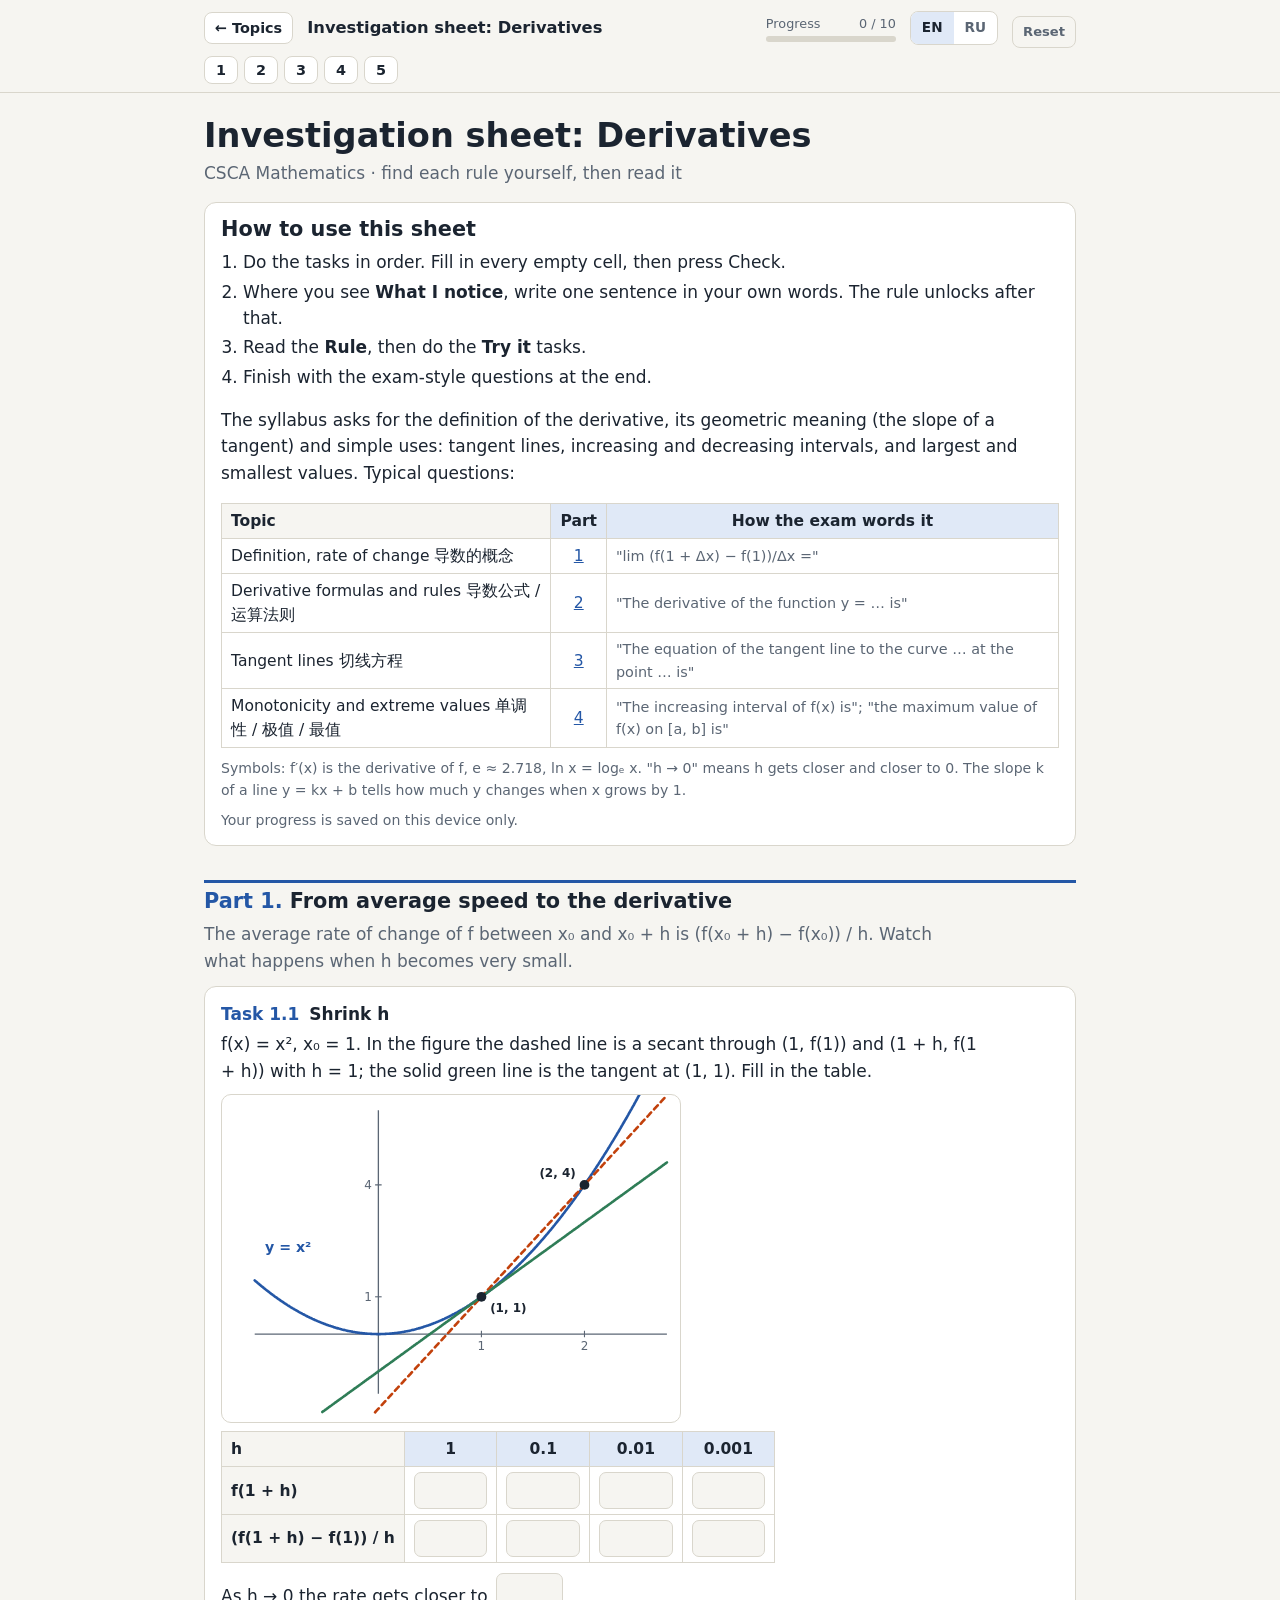
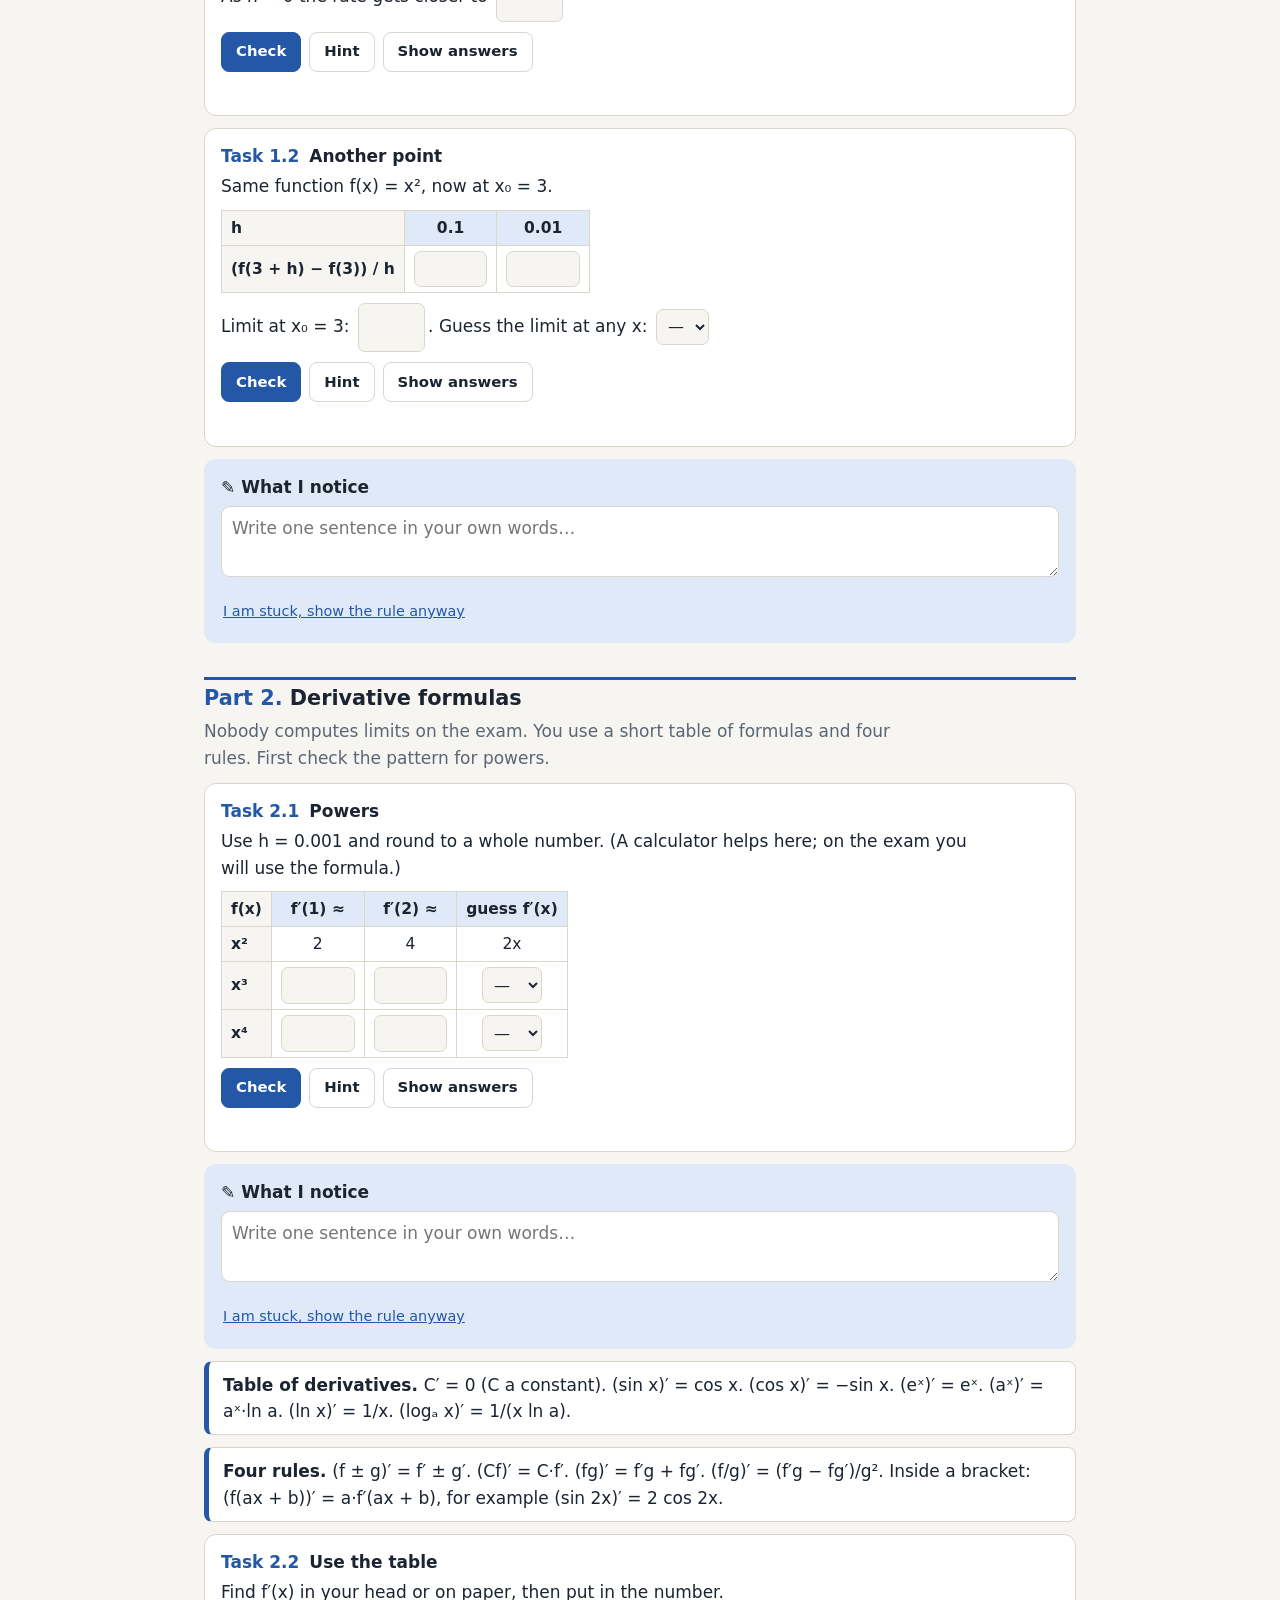
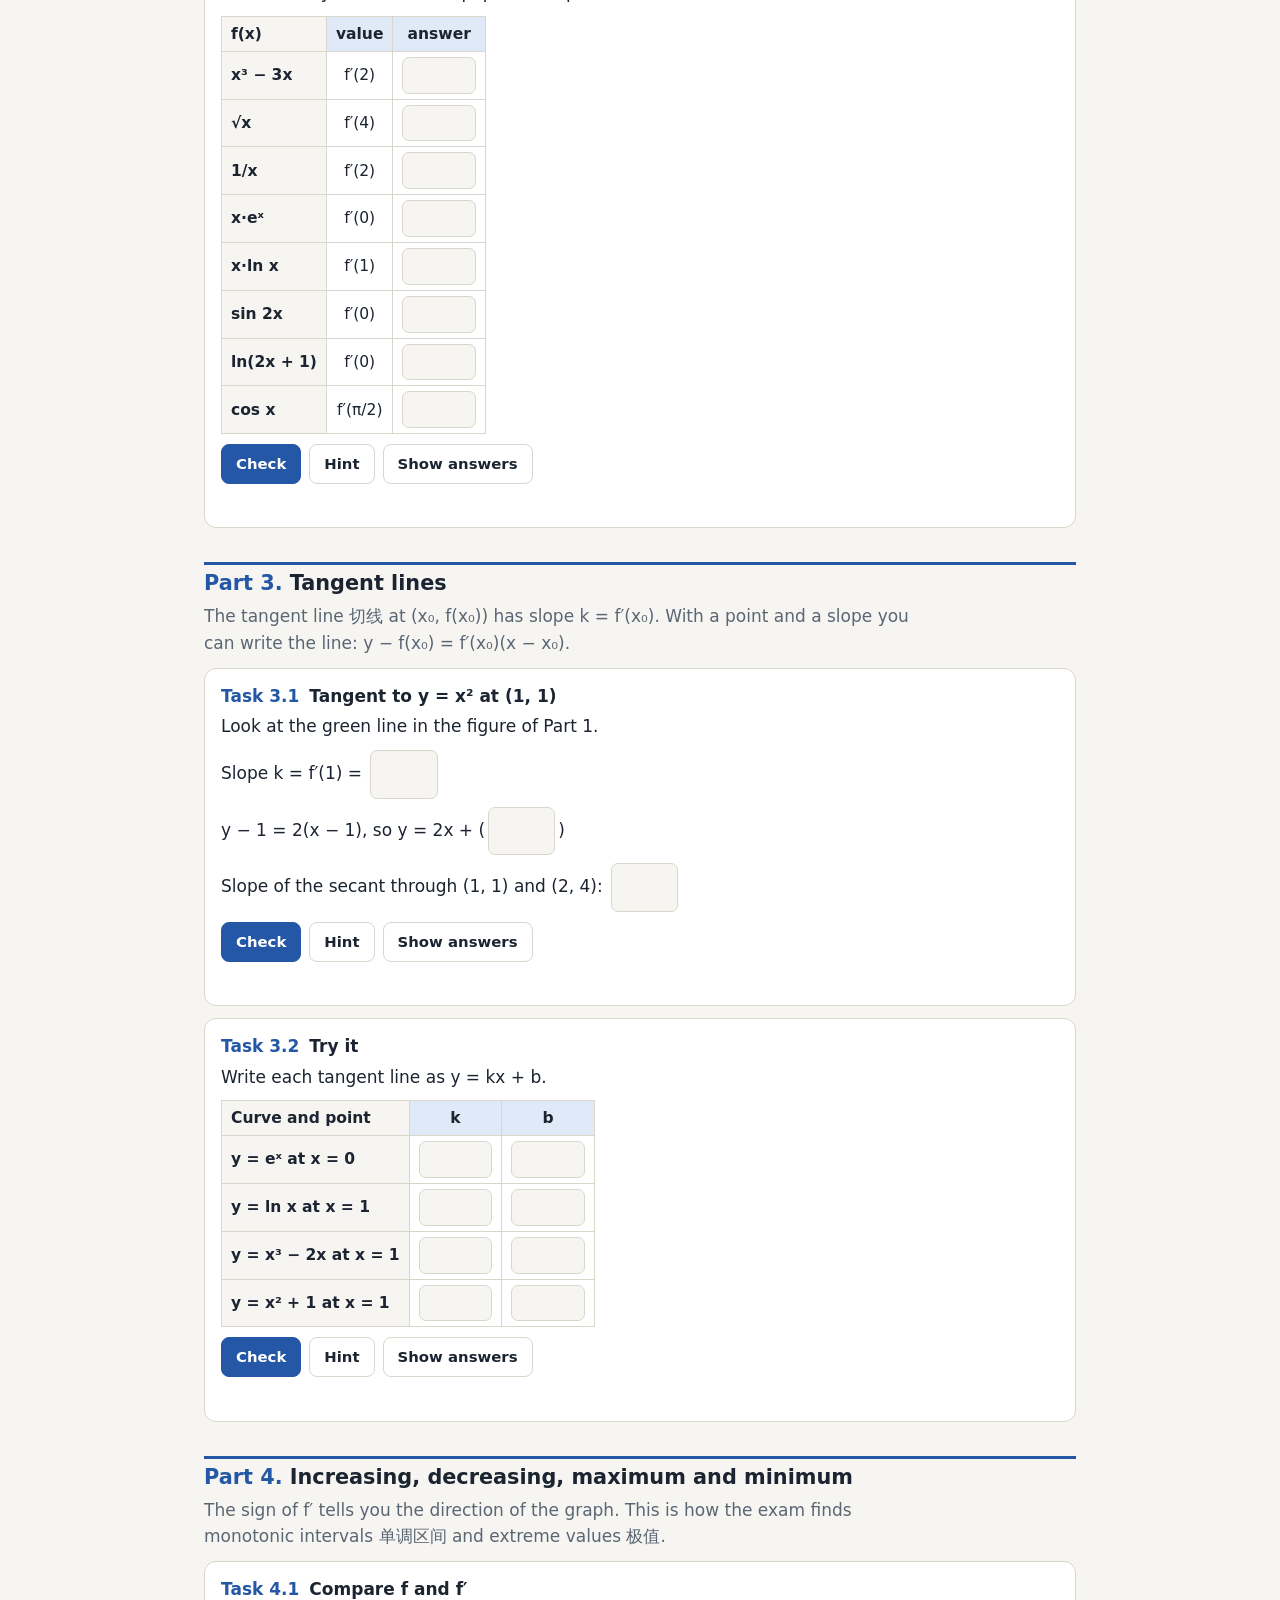
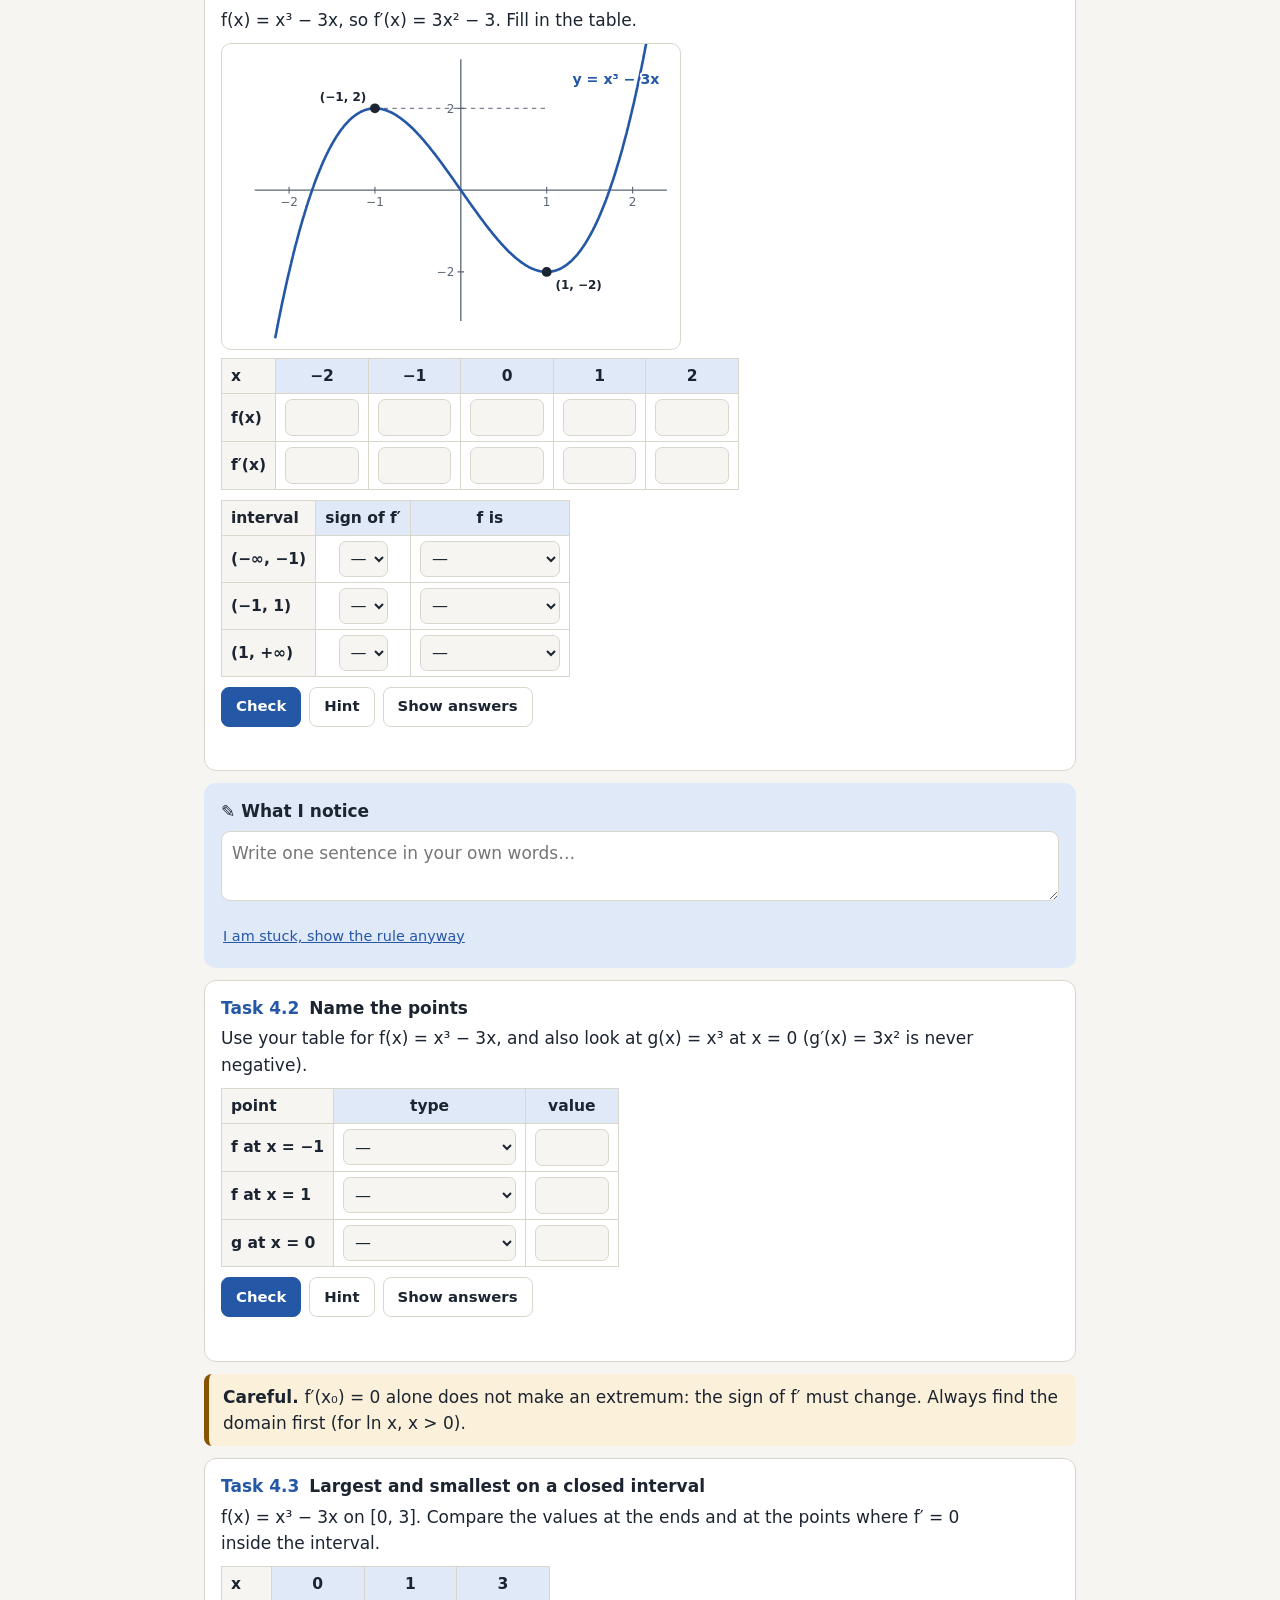
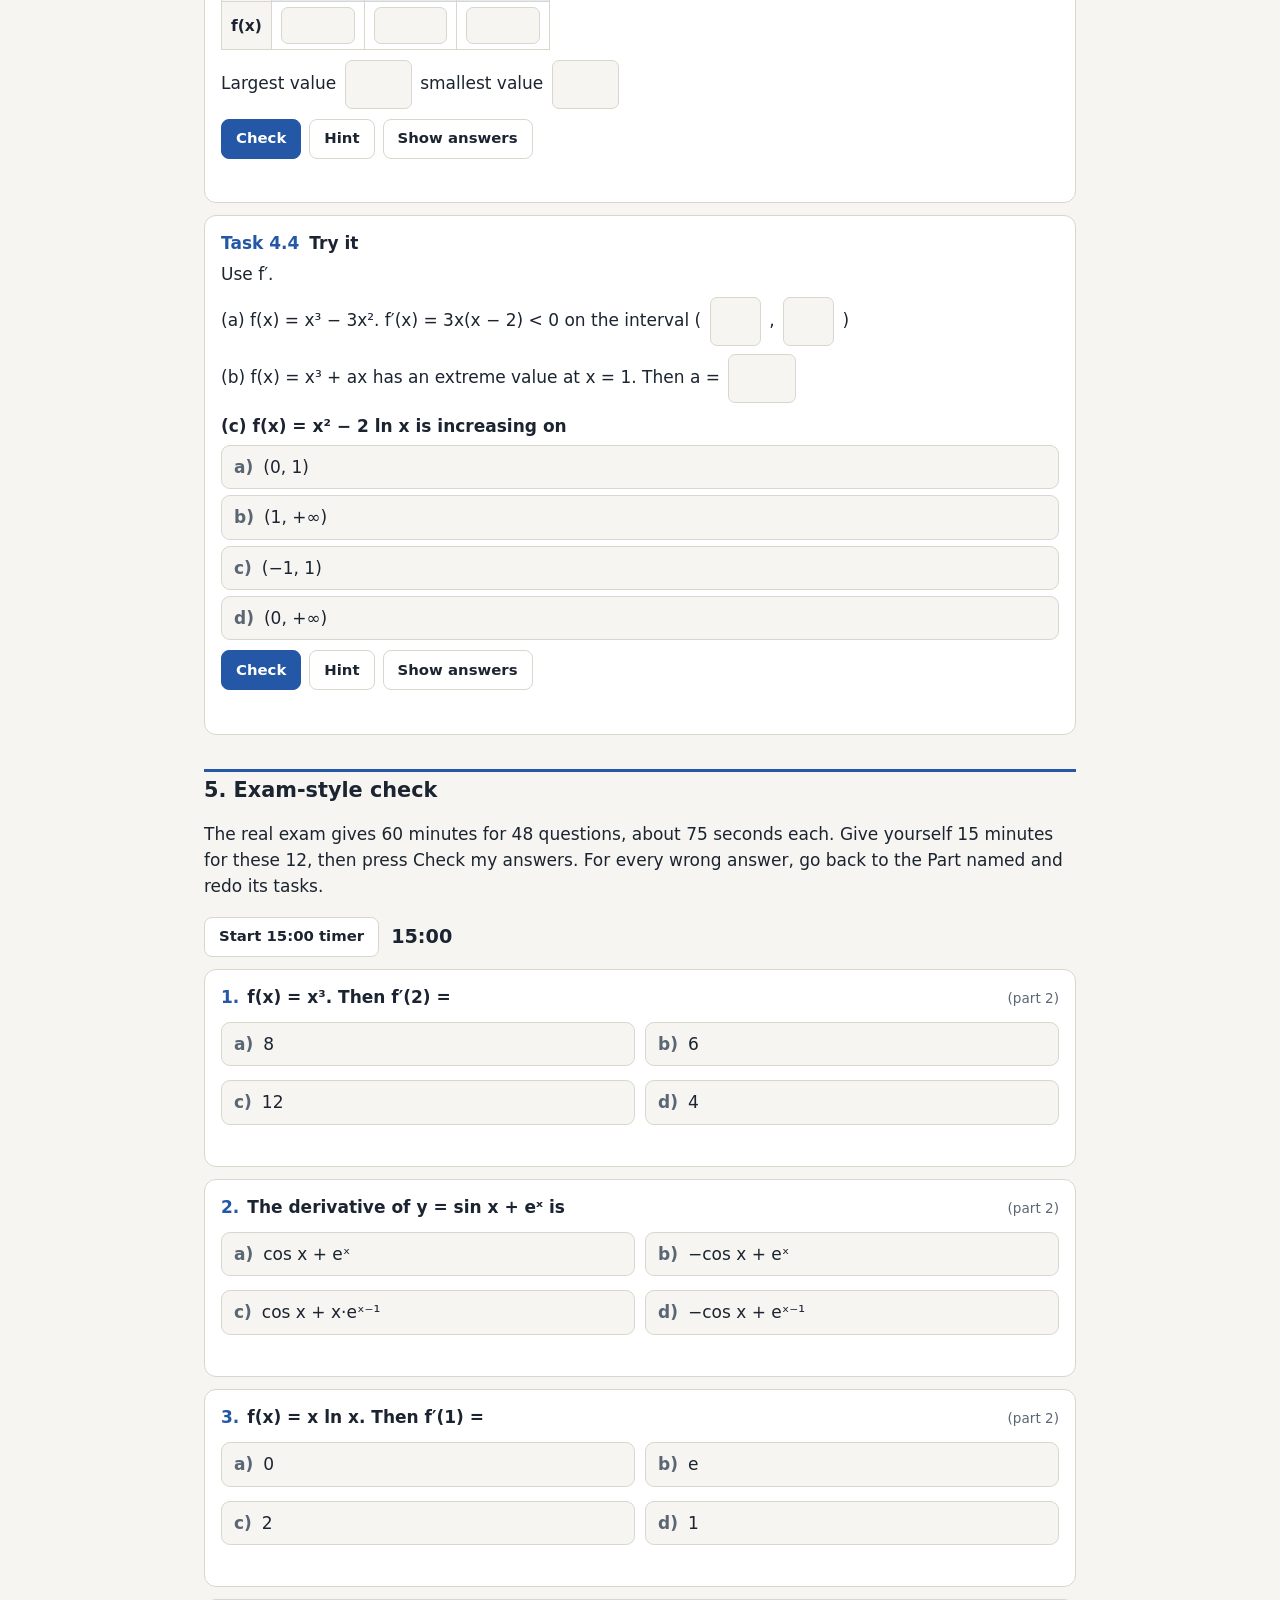
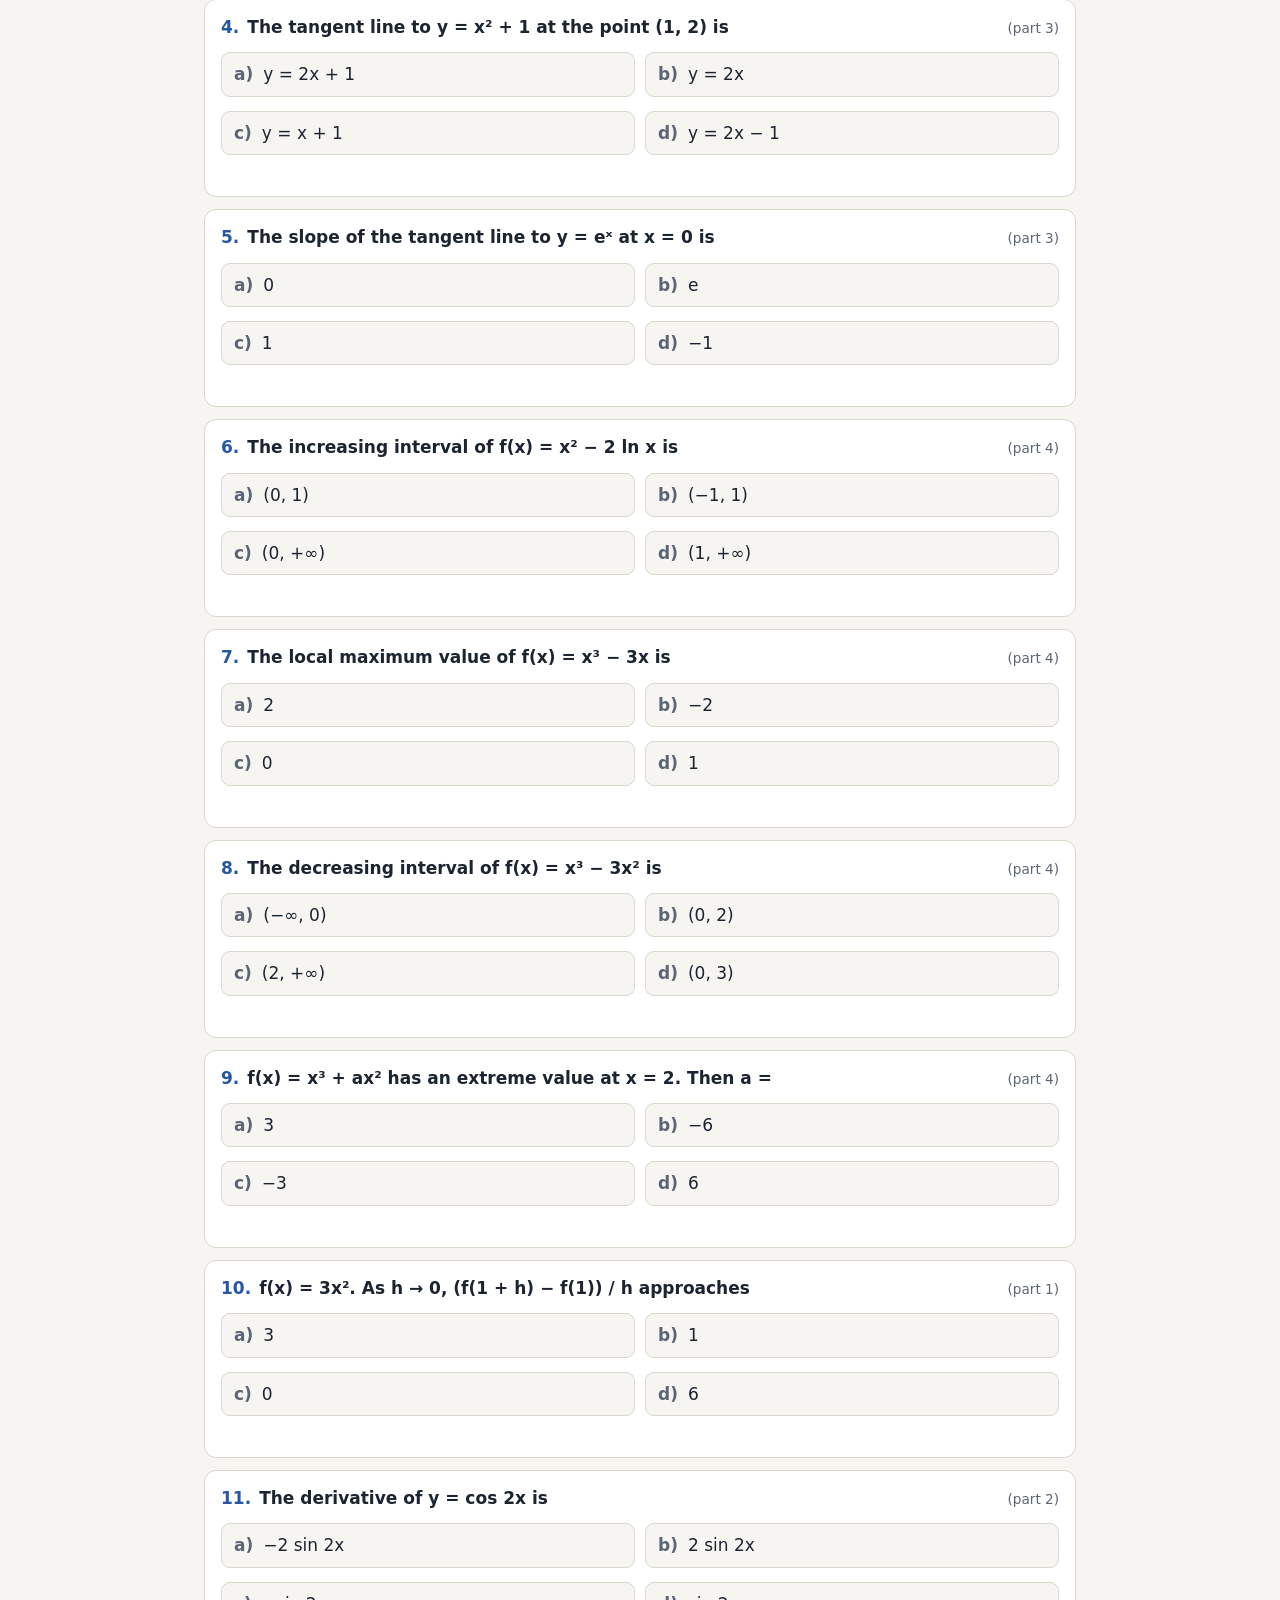
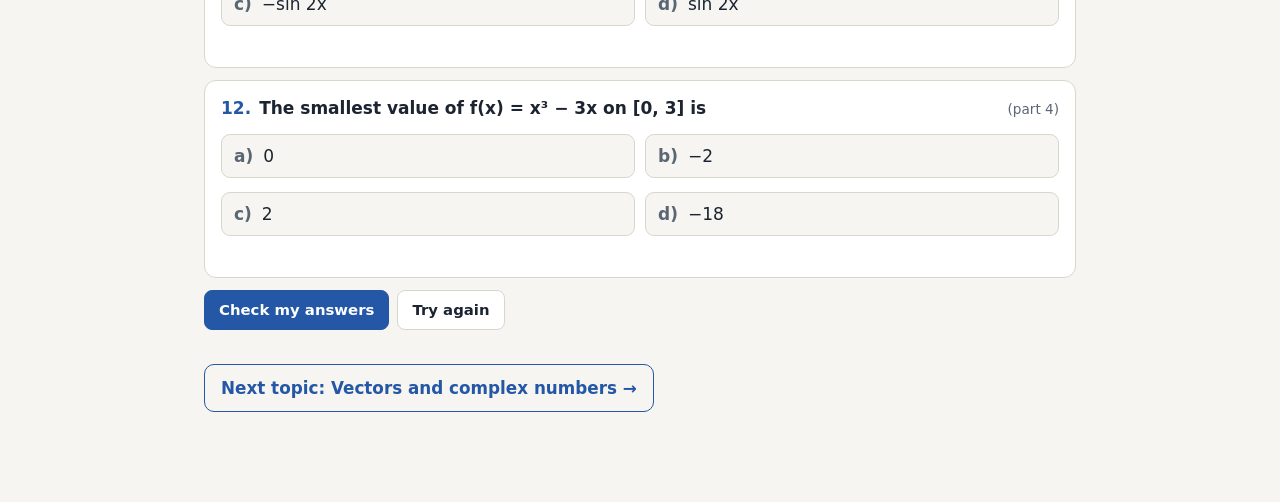
<file: docs/math/derivatives.html>
<!DOCTYPE html>
<html lang="en">
<head>
<meta charset="utf-8">
<meta name="viewport" content="width=device-width, initial-scale=1">
<title>Derivatives</title>
<style>
:root{
  --bg:#f6f5f1; --bar:rgba(246,245,241,.94); --surface:#fff; --ink:#1b2430; --muted:#5b6674; --line:#d9d6cc;
  --accent:#2457a6; --accent-ink:#fff; --accent-soft:#e0e9f7;
  --hint:#8a5300; --hint-soft:#fbf0d9;
  --good:#17803d; --good-soft:#dff3e5; --bad:#b3261e; --bad-soft:#fbe4e1;
  --c1:#2457a6; --c2:#c2410c; --c3:#2f7d57;
  --font:system-ui,-apple-system,"Segoe UI",Roboto,"Noto Sans","PingFang SC","Noto Sans SC","Microsoft YaHei",sans-serif;
  --mono:ui-monospace,"SF Mono",Menlo,Consolas,monospace;
  color-scheme:light;
}
@media (prefers-color-scheme:dark){:root:not([data-theme="light"]){
  --bg:#12171e; --bar:rgba(18,23,30,.94); --surface:#1b222c; --ink:#e8edf3; --muted:#9aa7b6; --line:#2e3846;
  --accent:#7fb0ff; --accent-ink:#0c1b33; --accent-soft:#1e2f4d;
  --hint:#f5b84a; --hint-soft:#33280f;
  --good:#5fd38a; --good-soft:#123221; --bad:#ff8a80; --bad-soft:#3d1c19;
  --c1:#7fb0ff; --c2:#ff9a6b; --c3:#6fd9a1; color-scheme:dark;}}
:root[data-theme="dark"]{
  --bg:#12171e; --bar:rgba(18,23,30,.94); --surface:#1b222c; --ink:#e8edf3; --muted:#9aa7b6; --line:#2e3846;
  --accent:#7fb0ff; --accent-ink:#0c1b33; --accent-soft:#1e2f4d;
  --hint:#f5b84a; --hint-soft:#33280f;
  --good:#5fd38a; --good-soft:#123221; --bad:#ff8a80; --bad-soft:#3d1c19;
  --c1:#7fb0ff; --c2:#ff9a6b; --c3:#6fd9a1; color-scheme:dark;}
*{box-sizing:border-box}
html{scroll-behavior:smooth;-webkit-text-size-adjust:100%}
@media (prefers-reduced-motion:reduce){html{scroll-behavior:auto}}
body{margin:0;background:var(--bg);color:var(--ink);font:400 17px/1.55 var(--font)}
button,input,select,textarea{font:inherit;color:inherit}
button{cursor:pointer}
:focus-visible{outline:3px solid var(--accent);outline-offset:2px;border-radius:6px}
a{color:var(--accent)}
.topbar{position:sticky;top:0;z-index:20;background:var(--bar);backdrop-filter:blur(8px);-webkit-backdrop-filter:blur(8px);border-bottom:1px solid var(--line);padding-top:env(safe-area-inset-top)}
.topin{max-width:900px;margin:0 auto;padding:8px 14px;display:flex;flex-wrap:wrap;align-items:center;gap:6px 14px}
.brand{font-weight:700;margin-right:auto;font-size:1.02rem;min-width:0}
.prog{min-width:130px;font-size:.8rem;color:var(--muted);font-variant-numeric:tabular-nums}
.ptxtrow{display:flex;justify-content:space-between;gap:10px}
.bar{height:6px;background:var(--line);border-radius:3px;overflow:hidden;margin-top:2px}
.bar>span{display:block;height:100%;width:0;background:var(--good);transition:width .25s}
.chips{max-width:900px;margin:0 auto;padding:0 14px 8px;display:flex;gap:6px;overflow-x:auto}
.chips a{flex:none;min-width:34px;text-align:center;text-decoration:none;border:1px solid var(--line);background:var(--surface);color:var(--ink);border-radius:8px;padding:2px 10px;font-weight:600;font-size:.9rem}
.chips a:hover{border-color:var(--accent)}
.seg{display:inline-flex;border:1px solid var(--line);border-radius:8px;overflow:hidden;background:var(--surface)}
.seg button{border:0;background:transparent;padding:5px 11px;font-weight:700;font-size:.85rem;color:var(--muted)}
.seg button[aria-pressed=true]{background:var(--accent-soft);color:var(--ink)}
.btn{border:1px solid var(--line);background:var(--surface);border-radius:8px;padding:7px 14px;font-weight:600;font-size:.93rem;min-height:40px}
.btn:hover{border-color:var(--accent)}
.btn.primary{background:var(--accent);border-color:var(--accent);color:var(--accent-ink)}
.btn.ghost{background:transparent}
.btn.small{min-height:32px;padding:3px 10px;font-size:.82rem}
.btn:disabled{opacity:.55;cursor:not-allowed}
.linkbtn{border:0;background:none;color:var(--accent);text-decoration:underline;padding:6px 2px;font-size:.9rem}
.wrap{max-width:900px;margin:0 auto;padding:0 14px 90px}
h1{font-size:clamp(1.55rem,5vw,2.1rem);line-height:1.15;margin:24px 0 4px;text-wrap:balance}
h2{font-size:1.3rem;line-height:1.25;margin:0 0 6px;text-wrap:balance}
.sub{color:var(--muted);margin:0 0 16px}
.small{font-size:.88rem;color:var(--muted);margin:8px 0 0}
.card{background:var(--surface);border:1px solid var(--line);border-radius:12px;padding:14px 16px;margin:12px 0}
.how ol{margin:6px 0 10px;padding-left:22px}
.how li{margin-bottom:3px}
.part{margin-top:34px;scroll-margin-top:96px}
.part>h2{padding-top:6px;border-top:3px solid var(--accent)}
.pn{color:var(--accent)}
.intro{color:var(--muted);max-width:68ch;margin:4px 0 8px}
.task{scroll-margin-top:100px}
.task.done{border-color:var(--good)}
.thead{display:flex;flex-wrap:wrap;gap:4px 10px;align-items:baseline;margin-bottom:4px}
.tnum{font-weight:700;color:var(--accent);font-variant-numeric:tabular-nums}
.ttitle{font-weight:700}
.tdone{margin-left:auto;color:var(--good);font-weight:800;visibility:hidden}
.task.done .tdone{visibility:visible}
.ttext{margin:2px 0 10px;max-width:70ch}
.tw{overflow-x:auto;margin:6px 0 10px;-webkit-overflow-scrolling:touch}
.tbl{border-collapse:collapse;font-size:.97rem;min-width:min(100%,0px)}
.tbl th,.tbl td{border:1px solid var(--line);padding:5px 9px;text-align:center;vertical-align:middle;white-space:nowrap}
.tbl thead th{background:var(--accent-soft)}
.tbl tbody th,.tbl tr>th:first-child{background:var(--bg);text-align:left;font-weight:600}
.tbl td.wd{white-space:normal;text-align:left;font-size:.9rem;color:var(--muted)}
.how .tbl td:first-child{text-align:left;white-space:normal}
.fld{width:4.6em;max-width:100%;padding:5px 7px;border:1.5px solid var(--line);border-radius:7px;background:var(--bg);text-align:center;font-size:1rem;min-height:36px}
.fld.sel{width:auto;max-width:15em;text-align:left;padding-right:4px}
.fld:focus{border-color:var(--accent)}
.fld.ok{border-color:var(--good);background:var(--good-soft)}
.fld.bad{border-color:var(--bad);background:var(--bad-soft)}
.bl{margin:8px 0;line-height:2.3}
.bl .fld{margin:0 3px}
.mc{margin:10px 0}.mcq{margin:0 0 6px;font-weight:600}
.opt{display:flex;gap:10px;align-items:baseline;width:100%;text-align:left;border:1.5px solid var(--line);background:var(--bg);border-radius:9px;padding:8px 12px;margin:6px 0;min-height:44px}
.opt .lab{font-weight:700;color:var(--muted);flex:none}
.opt[aria-pressed=true]{border-color:var(--accent);background:var(--accent-soft)}
.opt.ok{border-color:var(--good);background:var(--good-soft)}
.opt.bad{border-color:var(--bad);background:var(--bad-soft)}
.open{margin:10px 0}
.oq{margin:0 0 4px;font-weight:600}
.ta{width:100%;border:1.5px solid var(--line);border-radius:9px;background:var(--bg);padding:8px 10px;resize:vertical;min-height:48px}
.ta:focus{border-color:var(--accent)}
.ref{margin-top:6px;background:var(--good-soft);border-left:4px solid var(--good);padding:7px 11px;border-radius:6px}
.acts{display:flex;flex-wrap:wrap;gap:8px;align-items:center;margin-top:10px}
.hintbox{margin-top:10px;background:var(--hint-soft);border-left:4px solid var(--hint);padding:8px 12px;border-radius:6px}
.hintbox b{color:var(--hint)}
.msg{min-height:1.4em;margin-top:8px;font-weight:600;font-size:.95rem}
.msg.good{color:var(--good)}.msg.warn{color:var(--bad)}
.tick{margin-top:8px}
.tickbtn[aria-pressed=true]{background:var(--good-soft);border-color:var(--good)}
.notice{background:var(--accent-soft);border-color:transparent}
.nlabel{font-weight:700;margin-bottom:6px}
.notice .ta{background:var(--surface)}
.rulebox{margin-top:10px;background:var(--surface);border-left:5px solid var(--accent);padding:10px 14px;border-radius:8px}
.rulebox.plain{margin:12px 0;border:1px solid var(--line);border-left:5px solid var(--accent)}
.rulebox[hidden]{display:none}
.worked{margin:12px 0;border:1px dashed var(--line);padding:10px 14px;border-radius:8px;background:var(--surface)}
.careful{margin:12px 0;background:var(--hint-soft);border-left:5px solid var(--hint);padding:10px 14px;border-radius:8px}
.figrow{display:flex;flex-wrap:wrap;gap:10px;margin:8px 0}
.figrow>div{flex:1 1 260px;min-width:0}
.figone{max-width:460px;margin:8px 0}.figstack{max-width:520px;margin:8px 0}
.plot{width:100%;height:auto;display:block;background:var(--surface);border:1px solid var(--line);border-radius:10px;margin-bottom:6px}
.plot .ax{stroke:var(--muted);stroke-width:1.2}
.plot .grid{stroke:var(--line);stroke-width:1}
.plot .tk{stroke:var(--muted);stroke-width:1}
.plot text{paint-order:stroke;stroke:var(--surface);stroke-width:3.5px;stroke-linejoin:round}
.plot .tl,.plot .pl{fill:var(--muted);font-size:11px}
.plot .pl{fill:var(--ink);font-weight:600}
.plot .asy{stroke:var(--muted);stroke-width:1;stroke-dasharray:4 4;opacity:.8}
.plot .cv{fill:none;stroke-width:2.4;stroke-linecap:round;stroke-linejoin:round}
.plot .c1{stroke:var(--c1)}.plot .c2{stroke:var(--c2)}.plot .c3{stroke:var(--c3)}
.plot .cl{font-size:13px;font-weight:700}
.plot .c1t{fill:var(--c1)}.plot .c2t{fill:var(--c2)}.plot .c3t{fill:var(--c3)}
.plot .pt{fill:var(--ink)}
.plot .pt.hol{fill:var(--surface);stroke:var(--ink);stroke-width:1.5}
.timerrow{display:flex;gap:12px;align-items:center;margin:8px 0}
.timer{font-variant-numeric:tabular-nums;font-weight:700;font-size:1.2rem}
.timer.low{color:var(--bad)}
.q .qq{display:flex;flex-wrap:wrap;gap:6px 8px;align-items:baseline;font-weight:600}
.qn{color:var(--accent)}
.qpart{margin-left:auto;font-weight:400;color:var(--muted);font-size:.85rem}
.qopts{display:grid;grid-template-columns:repeat(2,minmax(0,1fr));gap:2px 10px;margin-top:6px}
@media (max-width:560px){.qopts{grid-template-columns:1fr}.topin{gap:4px 10px}.brand{flex:1 1 100%}.prog{flex:1}}
.qfb{min-height:1.3em;font-weight:600;font-size:.92rem;margin-top:2px}
.qfb.good{color:var(--good)}.qfb.bad{color:var(--bad)}
.result{margin-top:10px;font-weight:700;font-size:1.15rem}

.back{flex:none;text-decoration:none;font-weight:600;font-size:.9rem;border:1px solid var(--line);background:var(--surface);border-radius:8px;padding:4px 10px;color:var(--ink)}
.back:hover{border-color:var(--accent)}
.nextlink{margin:34px 0 0;font-weight:700;font-size:1.05rem}
.nextlink a{display:inline-block;text-decoration:none;border:1.5px solid var(--accent);border-radius:10px;padding:10px 16px}
.geo{width:100%;max-width:420px;height:auto;display:block;background:var(--surface);border:1px solid var(--line);border-radius:10px;margin:8px 0}
.geo line,.geo path,.geo polygon,.geo circle,.geo ellipse,.geo polyline{fill:none;stroke:var(--ink);stroke-width:1.6;stroke-linejoin:round}
.geo .hid{stroke-dasharray:5 4;stroke:var(--muted)}
.geo .acc{stroke:var(--c1);stroke-width:2.2}.geo .acc2{stroke:var(--c2);stroke-width:2.2}.geo .acc3{stroke:var(--c3);stroke-width:2.2}
.geo .dot{fill:var(--ink);stroke:none}
.geo text{fill:var(--ink);font-size:13px;font-weight:600;stroke:none;paint-order:stroke}
.geo .mt{fill:var(--muted);font-weight:400;font-size:12px}
.geo .fillsoft{fill:var(--accent-soft);stroke:var(--c1)}

</style>
</head>
<body>
<div id="app"></div>
<noscript>This page needs JavaScript. / Для этой страницы нужен JavaScript.</noscript>
<script>
const SUBJECT = {"id": "math", "title_en": "Mathematics", "title_ru": "Математика", "exam": {"questions": 48, "minutes": 60}};
const NAV = {"home": "../index.html", "subject": "index.html", "next": {"href": "vectors-complex.html", "title": {"en": "Vectors and complex numbers", "ru": "Векторы и комплексные числа"}}};
/* Shared UI text and helpers for every sheet. English + Russian.
   T(en, ru) makes a bilingual string. Math and Chinese terms are shared. */
const T = (en, ru) => ({ en, ru });

const UI = {
  en: {
    progress: 'Progress',
    reset: 'Reset', resetSure: 'Click again to erase',
    check: 'Check', hint: 'Hint', showAns: 'Show answers',
    allGood: 'All correct. Well done.',
    some: (a, b) => `${a} of ${b} correct. Red cells are wrong, try again.`,
    fill: 'Fill in every answer first.',
    mine: 'My answer', ref: 'Answer', gotIt: 'I got it', notYet: 'Not yet', gotItOn: 'Marked as understood',
    notice: 'What I notice', noticePh: 'Write one sentence in your own words…',
    showRule: 'Show the rule', stuck: 'I am stuck, show the rule anyway',
    rule: 'Rule', careful: 'Careful', worked: 'Worked example',
    exam: 'Exam-style check', start: (m) => `Start ${m} timer`,
    examIntro: (min, q, per, mins, n) => `The real exam gives ${min} minutes for ${q} questions, about ${per} seconds each. Give yourself ${mins} minutes for these ${n}, then press Check my answers. For every wrong answer, go back to the Part named and redo its tasks.`,
    back: 'Back to the list of topics', topics: 'Topics', next: 'Next topic', stop: 'Stop timer', timeUp: 'Time is up',
    checkAll: 'Check my answers', score: (a, b) => `Score: ${a} / ${b}`,
    review: 'Review', again: 'Try again',
    howTitle: 'How to use this sheet',
    steps: [
      'Do the tasks in order. Fill in every empty cell, then press Check.',
      'Where you see **What I notice**, write one sentence in your own words. The rule unlocks after that.',
      'Read the **Rule**, then do the **Try it** tasks.',
      'Finish with the exam-style questions at the end.'
    ],
    topic: 'Topic', partCol: 'Part', wording: 'How the exam words it',
    photoNote: 'Your progress is saved on this device only.',
    parts: 'Parts', none: 'none', task: 'Task', part: 'Part',
    opt: { yes: 'yes', no: 'no', same: 'same', opposite: 'opposite', neither: 'neither', up: 'always goes up', down: 'always goes down', change: 'changes direction', yaxis: 'the y-axis', origin: 'the origin', xaxis: 'the x-axis' }
  },
  ru: {
    progress: 'Прогресс',
    reset: 'Сбросить', resetSure: 'Нажмите ещё раз, чтобы стереть',
    check: 'Проверить', hint: 'Подсказка', showAns: 'Показать ответы',
    allGood: 'Всё верно. Отлично.',
    some: (a, b) => `Верно ${a} из ${b}. Красные ячейки неверны, попробуйте ещё раз.`,
    fill: 'Сначала заполните все ответы.',
    mine: 'Мой ответ', ref: 'Ответ', gotIt: 'Я понял(а)', notYet: 'Пока нет', gotItOn: 'Отмечено: понял(а)',
    notice: 'Что я заметил(а)', noticePh: 'Напишите одно предложение своими словами…',
    showRule: 'Показать правило', stuck: 'Не получается, показать правило',
    rule: 'Правило', careful: 'Осторожно', worked: 'Разобранный пример',
    exam: 'Проверка в формате экзамена', start: (m) => `Запустить таймер ${m}`,
    examIntro: (min, q, per, mins, n) => `На настоящем экзамене даётся ${min} минут на ${q} вопросов, то есть около ${per} секунд на вопрос. Дайте себе ${mins} мин. на эти ${n}. Затем нажмите «Проверить ответы». За каждый неверный ответ вернитесь к названной части и повторите её задания.`,
    back: 'Назад к списку тем', topics: 'Темы', next: 'Следующая тема', stop: 'Остановить таймер', timeUp: 'Время вышло',
    checkAll: 'Проверить ответы', score: (a, b) => `Результат: ${a} / ${b}`,
    review: 'Повторить', again: 'Ещё раз',
    howTitle: 'Как пользоваться листом',
    steps: [
      'Выполняйте задания по порядку. Заполните все пустые ячейки и нажмите «Проверить».',
      'Там, где написано **Что я заметил(а)**, напишите одно предложение своими словами. После этого откроется правило.',
      'Прочитайте **Правило**, затем выполните задания **Попробуйте сами**.',
      'В конце решите вопросы в формате экзамена.'
    ],
    topic: 'Тема', partCol: 'Часть', wording: 'Как это формулируют на экзамене',
    photoNote: 'Ваш прогресс сохраняется только на этом устройстве.',
    parts: 'Части', none: 'нет', task: 'Задание', part: 'Часть',
    opt: { yes: 'да', no: 'нет', same: 'одинаковые', opposite: 'противоположные', neither: 'ни то, ни другое', up: 'всегда растёт', down: 'всегда убывает', change: 'меняет направление', yaxis: 'оси y', origin: 'начала координат', xaxis: 'оси x' }
  }
};

/* option helpers */
const O = (k) => ({ k });                      // key into UI.opt
const YN = [O('yes'), O('no')];
const SON = [O('same'), O('opposite'), O('neither')];
const MON = [O('up'), O('down'), O('change')];
const LR = [{ k: 'left', en: 'left', ru: 'влево' }, { k: 'right', en: 'right', ru: 'вправо' }];
const COND = [{ k: 'suf', en: 'sufficient, not necessary', ru: 'достаточное, не необходимое' }, { k: 'nec', en: 'necessary, not sufficient', ru: 'необходимое, не достаточное' },
  { k: 'both', en: 'necessary and sufficient', ru: 'необходимое и достаточное' }, { k: 'neither', en: 'neither', ru: 'ни то, ни другое' }];

/* small static table */
const mini = (rows) => ({ k: 'html', html: '<div class="tw"><table class="tbl">' + rows.map((r, i) => '<tr>' + r.map(c => i === 0 || c === r[0] ? `<th>${c}</th>` : `<td>${c}</td>`).join('') + '</tr>').join('') + '</table></div>' });

/* Sheet: Derivatives (CSCA Mathematics): rate of change, formulas, tangent lines, monotonicity, extrema. */
const SHEET = {
  key: 'csca-math-derivatives-v1',
  title: T('Investigation sheet: Derivatives', 'Исследовательский лист: производные'),
  sub: T('CSCA Mathematics · find each rule yourself, then read it', 'CSCA, математика · найдите каждое правило сами, потом прочитайте его'),
  stats: T('The syllabus asks for the definition of the derivative, its geometric meaning (the slope of a tangent) and simple uses: tangent lines, increasing and decreasing intervals, and largest and smallest values. Typical questions:',
           'Программа требует определение производной, её геометрический смысл (угловой коэффициент касательной) и простые применения: касательные, промежутки возрастания и убывания, наибольшие и наименьшие значения. Типичные вопросы:'),
  symbols: T('Symbols: f′(x) is the derivative of f, e ≈ 2.718, ln x = logₑ x. "h → 0" means h gets closer and closer to 0. The slope k of a line y = kx + b tells how much y changes when x grows by 1.',
             'Обозначения: f′(x) — производная f, e ≈ 2,718, ln x = logₑ x. «h → 0» значит, что h всё ближе к 0. Угловой коэффициент k прямой y = kx + b показывает, на сколько меняется y, когда x увеличивается на 1.')
};

SHEET.figs = ({ h, plot }) => ({
  tangent() {
    const s = plot({ label: 'y = x² with a secant line through (1, 1) and (2, 4) and the tangent line at (1, 1)', w: 420, h: 300, x0: -1.2, x1: 2.8, y0: -1.6, y1: 6,
      xt: [{ v: 1, l: '1' }, { v: 2, l: '2' }], yt: [{ v: 1, l: '1' }, { v: 4, l: '4' }],
      curves: [{ f: x => x * x, cls: 'c1' }, { f: x => 3 * x - 2, cls: 'c2', dash: true }, { f: x => 2 * x - 1, cls: 'c3' }],
      pts: [{ x: 1, y: 1, l: '(1, 1)', dx: 8, dy: 14 }, { x: 2, y: 4, l: '(2, 4)', anc: 'end', dx: -8 }],
      tx: [{ x: -1.1, y: 2.2, t: 'y = x²', cls: 'c1t' }] });
    return h('div', { class: 'figone', html: s });
  },
  cubic() {
    const s = plot({ label: 'y = x³ − 3x', w: 420, h: 280, x0: -2.4, x1: 2.4, y0: -3.2, y1: 3.2,
      xt: [-2, -1, 1, 2].map(v => ({ v, l: v < 0 ? '−' + (-v) : String(v) })), yt: [{ v: 2, l: '2' }, { v: -2, l: '−2' }],
      curves: [{ f: x => x * x * x - 3 * x, cls: 'c1' }], segs: [[-1, 2, 1, 2]], pts: [{ x: -1, y: 2, l: '(−1, 2)', anc: 'end', dx: -8 }, { x: 1, y: -2, l: '(1, −2)', dx: 8, dy: 16 }],
      tx: [{ x: 1.3, y: 2.6, t: 'y = x³ − 3x', cls: 'c1t' }] });
    return h('div', { class: 'figone', html: s });
  }
});

const SG = [{ k: 'p', en: '+', ru: '+' }, { k: '0', en: '0', ru: '0' }, { k: 'm', en: '−', ru: '−' }];
const UD = [{ k: 'up', en: 'increasing ↗', ru: 'возрастает ↗' }, { k: 'down', en: 'decreasing ↘', ru: 'убывает ↘' }];
const EXT = [{ k: 'max', en: 'maximum', ru: 'максимум' }, { k: 'min', en: 'minimum', ru: 'минимум' }, { k: 'none', en: 'not an extremum', ru: 'не экстремум' }];

const PARTS = [
/* ================= PART 1 ================= */
{ id: 1, title: T('From average speed to the derivative', 'От средней скорости к производной'),
  intro: T('The average rate of change of f between x₀ and x₀ + h is (f(x₀ + h) − f(x₀)) / h. Watch what happens when h becomes very small.',
           'Средняя скорость изменения f между x₀ и x₀ + h равна (f(x₀ + h) − f(x₀)) / h. Посмотрите, что происходит, когда h становится очень маленьким.'),
  items: [
  { t: 'task', id: '1.1', title: T('Shrink h', 'Уменьшайте h'),
    text: T('f(x) = x², x₀ = 1. In the figure the dashed line is a secant through (1, f(1)) and (1 + h, f(1 + h)) with h = 1; the solid green line is the tangent at (1, 1). Fill in the table.', 'f(x) = x², x₀ = 1. На рисунке пунктир — секущая через (1, f(1)) и (1 + h, f(1 + h)) при h = 1; сплошная зелёная прямая — касательная в точке (1, 1). Заполните таблицу.'),
    parts: [{ k: 'fig', id: 'tangent' },
      { k: 'table', head: ['h', '1', '0.1', '0.01', '0.001'], rows: [
        ['f(1 + h)', { a: '4' }, { a: '1.21' }, { a: '1.0201' }, { a: '1.002001' }],
        ['(f(1 + h) − f(1)) / h', { a: '3' }, { a: '2.1' }, { a: '2.01' }, { a: '2.001' }]] },
      { k: 'blanks', lines: [[T('As h → 0 the rate gets closer to ', 'При h → 0 скорость приближается к '), { a: '2', w: 3 }]] }],
    hint: T('1.1² = 1.21. Then (1.21 − 1) / 0.1 = 0.21 / 0.1.', '1,1² = 1,21. Тогда (1,21 − 1) / 0,1 = 0,21 / 0,1.') },
  { t: 'task', id: '1.2', title: T('Another point', 'Другая точка'),
    text: T('Same function f(x) = x², now at x₀ = 3.', 'Та же функция f(x) = x², теперь при x₀ = 3.'),
    parts: [{ k: 'table', head: ['h', '0.1', '0.01'], rows: [['(f(3 + h) − f(3)) / h', { a: '6.1' }, { a: '6.01' }]] },
      { k: 'blanks', lines: [[T('Limit at x₀ = 3: ', 'Предел при x₀ = 3: '), { a: '6', w: 3 }, T('.   Guess the limit at any x: ', '.   Угадайте предел при любом x: '), { a: '2x', sel: ['x', '2x', 'x²', '2'] }]] }],
    hint: T('3.1² = 9.61.', '3,1² = 9,61.') },
  { t: 'notice', id: 'n1', rule: T('The derivative 导数 is f′(x₀) = the limit of (f(x₀ + h) − f(x₀)) / h as h → 0. It is the instantaneous rate of change, and it is the slope of the tangent line to the graph at (x₀, f(x₀)). For f(x) = x², f′(x) = 2x.', 'Производная 导数 f′(x₀) — это предел (f(x₀ + h) − f(x₀)) / h при h → 0. Это мгновенная скорость изменения и угловой коэффициент касательной к графику в точке (x₀, f(x₀)). Для f(x) = x² f′(x) = 2x.') }
  ]},

/* ================= PART 2 ================= */
{ id: 2, title: T('Derivative formulas', 'Формулы производных'),
  intro: T('Nobody computes limits on the exam. You use a short table of formulas and four rules. First check the pattern for powers.', 'На экзамене пределы никто не вычисляет. Используют короткую таблицу формул и четыре правила. Сначала проверьте закономерность для степеней.'),
  items: [
  { t: 'task', id: '2.1', title: T('Powers', 'Степени'),
    text: T('Use h = 0.001 and round to a whole number. (A calculator helps here; on the exam you will use the formula.)', 'Возьмите h = 0,001 и округлите до целого. (Здесь поможет калькулятор; на экзамене вы будете пользоваться формулой.)'),
    parts: [{ k: 'table', head: ['f(x)', T('f′(1) ≈', 'f′(1) ≈'), T('f′(2) ≈', 'f′(2) ≈'), T('guess f′(x)', 'догадка f′(x)')], rows: [
      ['x²', '2', '4', '2x'],
      ['x³', { a: '3' }, { a: '12' }, { a: '3x²', sel: ['3x', '3x²', 'x²', '3x³'] }],
      ['x⁴', { a: '4' }, { a: '32' }, { a: '4x³', sel: ['4x', '4x³', 'x³', '4x⁴'] }]] }],
    hint: T('(1.001³ − 1)/0.001 = 3.003001. (2.001³ − 8)/0.001 ≈ 12.006.', '(1,001³ − 1)/0,001 = 3,003001. (2,001³ − 8)/0,001 ≈ 12,006.') },
  { t: 'notice', id: 'n2', rule: T('(xⁿ)′ = n·xⁿ⁻¹ for every real n. So (√x)′ = (x^½)′ = 1/(2√x) and (1/x)′ = (x⁻¹)′ = −1/x².', '(xⁿ)′ = n·xⁿ⁻¹ при любом действительном n. Поэтому (√x)′ = (x^½)′ = 1/(2√x) и (1/x)′ = (x⁻¹)′ = −1/x².') },
  { t: 'rule', label: T('Table of derivatives', 'Таблица производных'), text: T('C′ = 0 (C a constant).  (sin x)′ = cos x.  (cos x)′ = −sin x.  (eˣ)′ = eˣ.  (aˣ)′ = aˣ·ln a.  (ln x)′ = 1/x.  (logₐ x)′ = 1/(x ln a).', 'C′ = 0 (C — постоянная).  (sin x)′ = cos x.  (cos x)′ = −sin x.  (eˣ)′ = eˣ.  (aˣ)′ = aˣ·ln a.  (ln x)′ = 1/x.  (logₐ x)′ = 1/(x ln a).') },
  { t: 'rule', label: T('Four rules', 'Четыре правила'), text: T('(f ± g)′ = f′ ± g′.  (Cf)′ = C·f′.  (fg)′ = f′g + fg′.  (f/g)′ = (f′g − fg′)/g².  Inside a bracket: (f(ax + b))′ = a·f′(ax + b), for example (sin 2x)′ = 2 cos 2x.', '(f ± g)′ = f′ ± g′.  (Cf)′ = C·f′.  (fg)′ = f′g + fg′.  (f/g)′ = (f′g − fg′)/g².  Внутри скобки: (f(ax + b))′ = a·f′(ax + b), например (sin 2x)′ = 2 cos 2x.') },
  { t: 'task', id: '2.2', title: T('Use the table', 'Пользуйтесь таблицей'),
    text: T('Find f′(x) in your head or on paper, then put in the number.', 'Найдите f′(x) в уме или на бумаге, затем подставьте число.'),
    parts: [{ k: 'table', head: ['f(x)', T('value', 'значение'), T('answer', 'ответ')], rows: [
      ['x³ − 3x', 'f′(2)', { a: '9' }],
      ['√x', 'f′(4)', { a: '1/4' }],
      ['1/x', 'f′(2)', { a: '-1/4' }],
      ['x·eˣ', 'f′(0)', { a: '1' }],
      ['x·ln x', 'f′(1)', { a: '1' }],
      ['sin 2x', 'f′(0)', { a: '2' }],
      ['ln(2x + 1)', 'f′(0)', { a: '2' }],
      ['cos x', 'f′(π/2)', { a: '-1' }]] }],
    hint: T('x·eˣ: product rule gives eˣ + x·eˣ. x·ln x gives ln x + 1. ln(2x + 1) gives 2/(2x + 1).', 'x·eˣ: правило произведения даёт eˣ + x·eˣ. x·ln x даёт ln x + 1. ln(2x + 1) даёт 2/(2x + 1).') }
  ]},

/* ================= PART 3 ================= */
{ id: 3, title: T('Tangent lines', 'Касательные'),
  intro: T('The tangent line 切线 at (x₀, f(x₀)) has slope k = f′(x₀). With a point and a slope you can write the line: y − f(x₀) = f′(x₀)(x − x₀).', 'Касательная 切线 в точке (x₀, f(x₀)) имеет угловой коэффициент k = f′(x₀). Зная точку и угловой коэффициент, можно записать прямую: y − f(x₀) = f′(x₀)(x − x₀).'),
  items: [
  { t: 'task', id: '3.1', title: T('Tangent to y = x² at (1, 1)', 'Касательная к y = x² в точке (1, 1)'),
    text: T('Look at the green line in the figure of Part 1.', 'Посмотрите на зелёную прямую на рисунке в части 1.'),
    parts: [{ k: 'blanks', lines: [
      [T('Slope k = f′(1) = ', 'Угловой коэффициент k = f′(1) = '), { a: '2', w: 3 }],
      ['y − 1 = 2(x − 1), ', T('so y = 2x + ', 'поэтому y = 2x + '), '(', { a: '-1', w: 3 }, ')'],
      [T('Slope of the secant through (1, 1) and (2, 4): ', 'Угловой коэффициент секущей через (1, 1) и (2, 4): '), { a: '3', w: 3 }]] }],
    hint: T('Secant slope = (4 − 1)/(2 − 1).', 'Угловой коэффициент секущей = (4 − 1)/(2 − 1).') },
  { t: 'task', id: '3.2', title: T('Try it', 'Попробуйте сами'),
    text: T('Write each tangent line as y = kx + b.', 'Запишите каждую касательную в виде y = kx + b.'),
    parts: [{ k: 'table', head: [T('Curve and point', 'Кривая и точка'), 'k', 'b'], rows: [
      [T('y = eˣ at x = 0', 'y = eˣ при x = 0'), { a: '1' }, { a: '1' }],
      [T('y = ln x at x = 1', 'y = ln x при x = 1'), { a: '1' }, { a: '-1' }],
      [T('y = x³ − 2x at x = 1', 'y = x³ − 2x при x = 1'), { a: '1' }, { a: '-2' }],
      [T('y = x² + 1 at x = 1', 'y = x² + 1 при x = 1'), { a: '2' }, { a: '0' }]] }],
    hint: T('First find the point: e⁰ = 1, ln 1 = 0, 1 − 2 = −1. Then k = f′(x₀) and b = y₀ − k·x₀.', 'Сначала найдите точку: e⁰ = 1, ln 1 = 0, 1 − 2 = −1. Затем k = f′(x₀) и b = y₀ − k·x₀.') }
  ]},

/* ================= PART 4 ================= */
{ id: 4, title: T('Increasing, decreasing, maximum and minimum', 'Возрастание, убывание, максимум и минимум'),
  intro: T('The sign of f′ tells you the direction of the graph. This is how the exam finds monotonic intervals 单调区间 and extreme values 极值.', 'Знак f′ показывает направление графика. Так на экзамене находят промежутки монотонности 单调区间 и экстремумы 极值.'),
  items: [
  { t: 'task', id: '4.1', title: T('Compare f and f′', 'Сравните f и f′'),
    text: T('f(x) = x³ − 3x, so f′(x) = 3x² − 3. Fill in the table.', 'f(x) = x³ − 3x, поэтому f′(x) = 3x² − 3. Заполните таблицу.'),
    parts: [{ k: 'fig', id: 'cubic' },
      { k: 'table', head: ['x', '−2', '−1', '0', '1', '2'], rows: [
        ['f(x)', { a: '-2' }, { a: '2' }, { a: '0' }, { a: '-2' }, { a: '2' }],
        ['f′(x)', { a: '9' }, { a: '0' }, { a: '-3' }, { a: '0' }, { a: '9' }]] },
      { k: 'table', head: [T('interval', 'промежуток'), T('sign of f′', 'знак f′'), T('f is', 'f')], rows: [
        ['(−∞, −1)', { a: 'p', sel: SG }, { a: 'up', sel: UD }],
        ['(−1, 1)', { a: 'm', sel: SG }, { a: 'down', sel: UD }],
        ['(1, +∞)', { a: 'p', sel: SG }, { a: 'up', sel: UD }]] }],
    hint: T('f′(−2) = 3·4 − 3. Use the values of f′ inside each interval.', 'f′(−2) = 3·4 − 3. Используйте значения f′ внутри каждого промежутка.') },
  { t: 'notice', id: 'n4', rule: T('If f′(x) > 0 on an interval, f is increasing there; if f′(x) < 0, f is decreasing. Where f′ changes from + to −, f has a local maximum 极大值; from − to + a local minimum 极小值.', 'Если f′(x) > 0 на промежутке, f там возрастает; если f′(x) < 0 — убывает. Где f′ меняет знак с + на −, у f локальный максимум 极大值; с − на + — локальный минимум 极小值.') },
  { t: 'task', id: '4.2', title: T('Name the points', 'Назовите точки'),
    text: T('Use your table for f(x) = x³ − 3x, and also look at g(x) = x³ at x = 0 (g′(x) = 3x² is never negative).', 'Используйте таблицу для f(x) = x³ − 3x, а также посмотрите на g(x) = x³ при x = 0 (g′(x) = 3x² никогда не бывает отрицательной).'),
    parts: [{ k: 'table', head: [T('point', 'точка'), T('type', 'тип'), T('value', 'значение')], rows: [
      [T('f at x = −1', 'f при x = −1'), { a: 'max', sel: EXT }, { a: '2' }],
      [T('f at x = 1', 'f при x = 1'), { a: 'min', sel: EXT }, { a: '-2' }],
      [T('g at x = 0', 'g при x = 0'), { a: 'none', sel: EXT }, { a: '0' }]] }],
    hint: T('g′ is + on both sides of 0, so g keeps increasing.', 'g′ положительна по обе стороны от 0, поэтому g продолжает возрастать.') },
  { t: 'note', label: T('Careful', 'Осторожно'), text: T('f′(x₀) = 0 alone does not make an extremum: the sign of f′ must change. Always find the domain first (for ln x, x > 0).', 'Одно лишь f′(x₀) = 0 ещё не даёт экстремума: знак f′ должен меняться. Всегда сначала найдите область определения (для ln x — x > 0).') },
  { t: 'task', id: '4.3', title: T('Largest and smallest on a closed interval', 'Наибольшее и наименьшее на отрезке'),
    text: T('f(x) = x³ − 3x on [0, 3]. Compare the values at the ends and at the points where f′ = 0 inside the interval.', 'f(x) = x³ − 3x на [0, 3]. Сравните значения на концах и в точках внутри отрезка, где f′ = 0.'),
    parts: [{ k: 'table', head: ['x', '0', '1', '3'], rows: [['f(x)', { a: '0' }, { a: '-2' }, { a: '18' }]] },
      { k: 'blanks', lines: [[T('Largest value ', 'Наибольшее значение '), { a: '18', w: 3 }, T('   smallest value ', '   наименьшее значение '), { a: '-2', w: 3 }]] }],
    hint: T('Only x = 1 lies inside [0, 3]; x = −1 does not.', 'Внутри [0, 3] лежит только x = 1; x = −1 — нет.') },
  { t: 'task', id: '4.4', title: T('Try it', 'Попробуйте сами'),
    text: T('Use f′.', 'Используйте f′.'),
    parts: [
      { k: 'blanks', lines: [
        [T('(a) f(x) = x³ − 3x². f′(x) = 3x(x − 2) < 0 on the interval ( ', '(a) f(x) = x³ − 3x². f′(x) = 3x(x − 2) < 0 на промежутке ( '), { a: '0', w: 2 }, ' , ', { a: '2', w: 2 }, ' )'],
        [T('(b) f(x) = x³ + ax has an extreme value at x = 1. Then a = ', '(b) f(x) = x³ + ax имеет экстремум при x = 1. Тогда a = '), { a: '-3', w: 3 }]] },
      { k: 'mc', q: T('(c) f(x) = x² − 2 ln x is increasing on', '(c) f(x) = x² − 2 ln x возрастает на'), opts: ['(0, 1)', '(1, +∞)', '(−1, 1)', '(0, +∞)'], a: 1 }],
    hint: T('(b) f′(1) = 0. (c) Domain x > 0 and f′(x) = 2x − 2/x = 2(x² − 1)/x.', '(b) f′(1) = 0. (c) Область определения x > 0 и f′(x) = 2x − 2/x = 2(x² − 1)/x.') }
  ]}
];

const EXAM = [
  { part: 2, q: T('f(x) = x³. Then f′(2) =', 'f(x) = x³. Тогда f′(2) ='), o: ['8', '6', '12', '4'], a: 2 },
  { part: 2, q: T('The derivative of y = sin x + eˣ is', 'Производная функции y = sin x + eˣ —'), o: ['cos x + eˣ', '−cos x + eˣ', 'cos x + x·eˣ⁻¹', '−cos x + eˣ⁻¹'], a: 0 },
  { part: 2, q: T('f(x) = x ln x. Then f′(1) =', 'f(x) = x ln x. Тогда f′(1) ='), o: ['0', 'e', '2', '1'], a: 3 },
  { part: 3, q: T('The tangent line to y = x² + 1 at the point (1, 2) is', 'Касательная к y = x² + 1 в точке (1, 2) —'), o: ['y = 2x + 1', 'y = 2x', 'y = x + 1', 'y = 2x − 1'], a: 1 },
  { part: 3, q: T('The slope of the tangent line to y = eˣ at x = 0 is', 'Угловой коэффициент касательной к y = eˣ при x = 0 равен'), o: ['0', 'e', '1', '−1'], a: 2 },
  { part: 4, q: T('The increasing interval of f(x) = x² − 2 ln x is', 'Промежуток возрастания f(x) = x² − 2 ln x —'), o: ['(0, 1)', '(−1, 1)', '(0, +∞)', '(1, +∞)'], a: 3 },
  { part: 4, q: T('The local maximum value of f(x) = x³ − 3x is', 'Локальный максимум f(x) = x³ − 3x равен'), o: ['2', '−2', '0', '1'], a: 0 },
  { part: 4, q: T('The decreasing interval of f(x) = x³ − 3x² is', 'Промежуток убывания f(x) = x³ − 3x² —'), o: ['(−∞, 0)', '(0, 2)', '(2, +∞)', '(0, 3)'], a: 1 },
  { part: 4, q: T('f(x) = x³ + ax² has an extreme value at x = 2. Then a =', 'f(x) = x³ + ax² имеет экстремум при x = 2. Тогда a ='), o: ['3', '−6', '−3', '6'], a: 2 },
  { part: 1, q: T('f(x) = 3x². As h → 0, (f(1 + h) − f(1)) / h approaches', 'f(x) = 3x². При h → 0 (f(1 + h) − f(1)) / h стремится к'), o: ['3', '1', '0', '6'], a: 3 },
  { part: 2, q: T('The derivative of y = cos 2x is', 'Производная функции y = cos 2x —'), o: ['−2 sin 2x', '2 sin 2x', '−sin 2x', 'sin 2x'], a: 0 },
  { part: 4, q: T('The smallest value of f(x) = x³ − 3x on [0, 3] is', 'Наименьшее значение f(x) = x³ − 3x на [0, 3] равно'), o: ['0', '−2', '2', '−18'], a: 1 }
];

const TOPICS = [
  [T('Definition, rate of change 导数的概念', 'Определение, скорость изменения 导数的概念'), 1, '"lim (f(1 + Δx) − f(1))/Δx ="'],
  [T('Derivative formulas and rules 导数公式 / 运算法则', 'Формулы и правила 导数公式 / 运算法则'), 2, '"The derivative of the function y = … is"'],
  [T('Tangent lines 切线方程', 'Касательные 切线方程'), 3, '"The equation of the tangent line to the curve … at the point … is"'],
  [T('Monotonicity and extreme values 单调性 / 极值 / 最值', 'Монотонность и экстремумы 单调性 / 极值 / 最值'), 4, '"The increasing interval of f(x) is"; "the maximum value of f(x) on [a, b] is"']
];

</script>
<script>
/* Engine for every CSCA investigation sheet. No external dependencies.
   Globals set by build.py: SUBJECT (subject.json), NAV (links). Set by the sheet: SHEET, PARTS, EXAM, TOPICS. */
(function () {
  const KEY = SHEET.key;
  let state = { lang: null, notices: {}, tasks: {}, inputs: {}, quiz: { ans: {}, checked: false } };
  try { const s = JSON.parse(localStorage.getItem(KEY) || 'null'); if (s) state = Object.assign(state, s); } catch (e) {}
  /* saved exam answers are option indices: if the questions or option order change, start the exam fresh */
  const EXAMSIG = (() => { let x = 5381; const t = EXAM.map(q => q.a + ':' + q.o.map(o => typeof o === 'string' ? o : o.en).join('|')).join('#');
    for (let i = 0; i < t.length; i++) x = (x * 33 + t.charCodeAt(i)) >>> 0; return x.toString(36); })();
  if (state.quiz.sig !== EXAMSIG) state.quiz = { ans: {}, checked: false, sig: EXAMSIG };
  const SUBJ = (typeof SUBJECT !== 'undefined' && SUBJECT) || {};
  const LINKS = (typeof NAV !== 'undefined' && NAV) || {};
  function save() {
    try {
      localStorage.setItem(KEY, JSON.stringify(state));
      localStorage.setItem('csca-lang', state.lang);
      const total = tasksIndex.length, done = tasksIndex.filter(t => state.tasks[t.id] && state.tasks[t.id].done).length;
      if (total) localStorage.setItem('csca-progress:' + KEY, JSON.stringify({ done, total, quiz: state.quiz.checked ? state.quiz.score : null, n: EXAM.length }));
    } catch (e) {}
  }
  try { const g = localStorage.getItem('csca-lang'); if (g === 'en' || g === 'ru') state.lang = g; } catch (e) {}
  if (!state.lang) state.lang = /^ru|^kk|^uk|^be/i.test(navigator.language || '') ? 'ru' : 'en';
  let lang = state.lang;
  const ui = () => UI[lang];
  const tr = (v) => (v == null ? '' : typeof v === 'string' ? v : (v[lang] != null ? v[lang] : v.en));

  /* ---------- tiny DOM helpers ---------- */
  function h(tag, attrs, ...kids) {
    const el = document.createElement(tag);
    if (attrs) for (const k in attrs) {
      const v = attrs[k];
      if (v == null || v === false) continue;
      if (k === 'class') el.className = v;
      else if (k === 'html') el.innerHTML = v;
      else if (k.startsWith('on')) el.addEventListener(k.slice(2), v);
      else el.setAttribute(k, v === true ? '' : v);
    }
    for (const c of kids.flat()) { if (c == null || c === false) continue; el.append(c.nodeType ? c : document.createTextNode(c)); }
    return el;
  }
  const esc = (s) => s.replace(/&/g, '&amp;').replace(/</g, '&lt;').replace(/>/g, '&gt;');
  const fmt = (s) => esc(tr(s)).replace(/\*\*(.+?)\*\*/g, '<b>$1</b>');
  const P = (s, cls) => h('p', { class: cls, html: fmt(s) });

  /* ---------- answer checking ---------- */
  const NONE = /^(none|no value|undefined|undef|dne|n\/a|нет|нет значения|не существует|не определено|нет ответа|∅|—|–|x|✗)$/i;
  function num(raw) {
    let s = String(raw).toLowerCase().trim()
      .replace(/[−–—]/g, '-').replace(/[×·]/g, '*').replace(/÷/g, '/')
      .replace(/(\d),(\d)/g, '$1.$2').replace(/\s+/g, '');
    if (!s) return NaN;
    s = s.replace(/π|pi/g, 'P').replace(/√|sqrt/g, 'S');
    s = s.replace(/S(\d+(\.\d+)?|P)/g, 'Math.sqrt($1)').replace(/S\(/g, 'Math.sqrt(');
    s = s.replace(/P/g, 'Math.PI');
    s = s.replace(/(\d|\))(?=Math|\()/g, '$1*');
    if (!/^[0-9+\-*/().]*$/.test(s.replace(/Math\.sqrt|Math\.PI/g, '1'))) return NaN;
    try { const v = Function('"use strict";return (' + s + ')')(); return typeof v === 'number' && isFinite(v) ? v : NaN; } catch (e) { return NaN; }
  }
  const norm = (s) => String(s).toLowerCase().replace(/[−–—]/g, '-').replace(/\s+/g, '').replace(/[()]/g, '');
  function isCorrect(f, val) {
    val = String(val == null ? '' : val).trim();
    if (!val) return false;
    if (f.sel) return val === f.exp;
    if (f.exp === 'none') return NONE.test(val);
    if (NONE.test(val)) return false;
    const e = num(f.exp), v = num(val);
    if (!isNaN(e) && !isNaN(v)) return Math.abs(e - v) < 1e-3;
    return norm(val) === norm(f.exp);
  }

  /* ---------- figures (inline SVG) ---------- */
  function plot(o) {
    const W = o.w || 360, H = o.h || 250, m = { l: 30, r: 12, t: 14, b: 26 };
    const X = (x) => m.l + (x - o.x0) / (o.x1 - o.x0) * (W - m.l - m.r);
    const Y = (y) => H - m.b - (y - o.y0) / (o.y1 - o.y0) * (H - m.t - m.b);
    let s = `<svg viewBox="0 0 ${W} ${H}" class="plot" role="img" aria-label="${esc(o.label || 'graph')}">`;
    const ax0 = Y(Math.max(o.y0, Math.min(0, o.y1))), ay0 = X(Math.max(o.x0, Math.min(0, o.x1)));
    s += `<line class="ax" x1="${m.l}" y1="${ax0}" x2="${W - m.r}" y2="${ax0}"/><line class="ax" x1="${ay0}" y1="${m.t}" x2="${ay0}" y2="${H - m.b}"/>`;
    (o.xt || []).forEach(t => { const x = X(t.v);
      if (o.xlow) s += `<line class="grid" x1="${x}" y1="${m.t}" x2="${x}" y2="${H - m.b}"/><text class="tl" x="${x}" y="${H - 8}" text-anchor="middle">${t.l}</text>`;
      else s += `<line class="tk" x1="${x}" y1="${ax0 - 3}" x2="${x}" y2="${ax0 + 3}"/><text class="tl" x="${x}" y="${ax0 + 15}" text-anchor="middle">${t.l}</text>`; });
    (o.yt || []).forEach(t => { const y = Y(t.v); s += `<line class="tk" x1="${ay0 - 3}" y1="${y}" x2="${ay0 + 3}" y2="${y}"/><text class="tl" x="${ay0 - 6}" y="${y + 4}" text-anchor="end">${t.l}</text>`; });
    (o.vlines || []).forEach(v => { s += `<line class="asy" x1="${X(v)}" y1="${m.t}" x2="${X(v)}" y2="${H - m.b}"/>`; });
    (o.curves || []).forEach(c => {
      let d = '', pen = false, py = null; const N = 500;
      for (let i = 0; i <= N; i++) {
        const x = c.x0 != null ? c.x0 + (c.x1 - c.x0) * i / N : o.x0 + (o.x1 - o.x0) * i / N, y = c.f(x);
        const bad = !isFinite(y) || y < o.y0 - 0.5 || y > o.y1 + 0.5 || (py != null && Math.abs(y - py) > (o.y1 - o.y0) * 0.6);
        if (bad) { pen = false; py = null; continue; }
        d += (pen ? 'L' : 'M') + X(x).toFixed(1) + ' ' + Y(y).toFixed(1); pen = true; py = y;
      }
      s += `<path d="${d}" class="cv ${c.cls || 'c1'}" ${c.dash ? 'stroke-dasharray="5 4"' : ''}/>`;
    });
    (o.segs || []).forEach(g => { s += `<line class="asy" x1="${X(g[0])}" y1="${Y(g[1])}" x2="${X(g[2])}" y2="${Y(g[3])}"/>`; });
    (o.pts || []).forEach(p => {
      s += `<circle cx="${X(p.x)}" cy="${Y(p.y)}" r="4.5" class="${p.hollow ? 'pt hol' : 'pt'}"/>`;
      if (p.l) s += `<text class="pl" x="${X(p.x) + (p.dx || 7)}" y="${Y(p.y) + (p.dy || -7)}" text-anchor="${p.anc || 'start'}">${p.l}</text>`;
    });
    (o.tx || []).forEach(t => { s += `<text class="cl ${t.cls || ''}" x="${X(t.x)}" y="${Y(t.y)}" text-anchor="${t.anc || 'start'}">${t.t}</text>`; });
    return s + '</svg>';
  }
  const piT = (a, b) => { const r = []; for (let k = a; k <= b; k++) if (k) r.push({ v: k * Math.PI, l: (k === 1 ? '' : k === -1 ? '−' : k) + 'π' }); return r; };
  const FIGS = SHEET.figs ? SHEET.figs({ h, plot, piT, esc }) : {};

  /* ---------- rendering ---------- */
  const root = document.getElementById('app');
  const EXAMID = PARTS.length + 1;
  let tasksIndex = [];     // {id, el, ctx}
  let uid = 0;

  function selOptions(opts) { return opts.map(o => typeof o === 'string' ? { v: o, t: o } : o.en != null ? { v: o.k, t: tr(o) } : { v: o.k, t: ui().opt[o.k] }); }

  function buildTask(it) {
    const ctx = { id: it.id, fields: [], opens: [], el: null, msg: null };
    const st = (state.tasks[it.id] = state.tasks[it.id] || {});
    const key = (pi, n) => `${it.id}|${pi}|${n}`;
    const card = h('article', { class: 'card task', id: 't' + it.id.replace('.', '-') });
    ctx.el = card;
    const head = h('div', { class: 'thead' }, h('span', { class: 'tnum' }, ui().task + ' ' + it.id), h('span', { class: 'ttitle' }, tr(it.title)), h('span', { class: 'tdone', 'aria-hidden': 'true' }, '✓'));
    card.append(head, P(it.text, 'ttext'));

    const mkField = (pi, n, spec, extra) => {
      const k = key(pi, n);
      let el, f;
      if (spec.sel) {
        const opts = selOptions(spec.sel);
        el = h('select', { class: 'fld sel', 'aria-label': 'answer' }, h('option', { value: '' }, '—'), opts.map(o => h('option', { value: o.v }, o.t)));
        f = { el, exp: spec.a, sel: true };
      } else {
        el = h('input', { class: 'fld', type: 'text', inputmode: 'text', autocomplete: 'off', autocapitalize: 'off', spellcheck: 'false', style: spec.w ? `width:${spec.w + 1.2}em` : null, 'aria-label': 'answer' });
        f = { el, exp: spec.a };
      }
      el.value = state.inputs[k] || '';
      el.addEventListener('input', () => { state.inputs[k] = el.value; el.classList.remove('ok', 'bad'); st.checked = false; save(); });
      el.addEventListener('change', () => { state.inputs[k] = el.value; el.classList.remove('ok', 'bad'); save(); });
      f.key = k; ctx.fields.push(f);
      return el;
    };

    it.parts.forEach((part, pi) => {
      let n = 0;
      if (part.k === 'html') card.append(h('div', { html: typeof part.html === 'string' ? part.html : tr(part.html) }));
      else if (part.k === 'fig') card.append(FIGS[part.id]());
      else if (part.k === 'table') {
        const tbl = h('table', { class: 'tbl' });
        tbl.append(h('thead', null, h('tr', null, part.head.map(c => h('th', null, tr(c))))));
        const tb = h('tbody');
        part.rows.forEach(r => tb.append(h('tr', null, r.map((c, ci) => ci === 0 ? h('th', { scope: 'row' }, tr(c)) : (typeof c === 'string' ? h('td', null, c) : h('td', null, mkField(pi, n++, c)))))));
        tbl.append(tb); card.append(h('div', { class: 'tw' }, tbl));
      } else if (part.k === 'blanks') {
        part.lines.forEach(line => card.append(h('p', { class: 'bl' }, line.map(seg => typeof seg === 'string' ? seg : seg.en != null ? tr(seg) : mkField(pi, n++, seg)))));
      } else if (part.k === 'mc') {
        const k = key(pi, 0), box = h('div', { class: 'mc' });
        box.append(P(part.q, 'mcq'));
        const f = { key: k, mc: true, exp: String(part.a), btns: [] };
        part.opts.forEach((o, i) => {
          const b = h('button', { type: 'button', class: 'opt', 'aria-pressed': 'false' }, h('span', { class: 'lab' }, 'abcd'[i] + ')'), h('span', null, tr(o)));
          b.addEventListener('click', () => { state.inputs[k] = String(i); f.btns.forEach((x, j) => { x.setAttribute('aria-pressed', String(i === j)); x.classList.remove('ok', 'bad'); }); st.checked = false; save(); });
          if (state.inputs[k] === String(i)) b.setAttribute('aria-pressed', 'true');
          f.btns.push(b); box.append(b);
        });
        ctx.fields.push(f); card.append(box);
      } else if (part.k === 'open') {
        part.lines.forEach((ln, li) => {
          const k = key(pi, 'o' + li);
          const ta = h('textarea', { class: 'ta', rows: 2, placeholder: ui().mine, 'aria-label': ui().mine });
          ta.value = state.inputs[k] || '';
          ta.addEventListener('input', () => { state.inputs[k] = ta.value; save(); });
          const ans = h('div', { class: 'ref', hidden: true }, h('b', null, ui().ref + ': '), h('span', { html: fmt(ln.a) }));
          card.append(h('div', { class: 'open' }, P(ln.q, 'oq'), ta, ans));
          ctx.opens.push({ ans, k: key(pi, 'o' + li) });
        });
      }
    });

    const msg = h('div', { class: 'msg', role: 'status', 'aria-live': 'polite' });
    ctx.msg = msg;
    const tickRow = h('div', { class: 'tick', hidden: true });
    const tickBtn = h('button', { type: 'button', class: 'btn tickbtn' });
    const updTick = () => { const on = st.self; tickBtn.textContent = on ? '✓ ' + ui().gotItOn : ui().gotIt; tickBtn.setAttribute('aria-pressed', String(!!on)); };
    tickBtn.addEventListener('click', () => { st.self = !st.self; updTick(); recalc(it, ctx); save(); });
    tickRow.append(tickBtn); updTick();
    ctx.tickRow = tickRow;

    const hintBox = h('div', { class: 'hintbox', hidden: true }, h('b', null, ui().hint + ': '), tr(it.hint));
    const bar = h('div', { class: 'acts' },
      h('button', { type: 'button', class: 'btn primary', onclick: () => doCheck(it, ctx) }, ui().check),
      it.hint ? h('button', { type: 'button', class: 'btn', onclick: () => { hintBox.hidden = !hintBox.hidden; } }, ui().hint) : null,
      h('button', { type: 'button', class: 'btn ghost', onclick: () => doShow(it, ctx) }, ui().showAns));
    card.append(bar, hintBox, msg, tickRow);
    if (st.checked) { applyMarks(ctx, false); revealOpens(ctx); }
    else if (st.revealed) revealOpens(ctx);
    if (st.done) card.classList.add('done');
    return card;
  }

  function applyMarks(ctx, say) {
    let good = 0, total = ctx.fields.length, empty = 0;
    ctx.fields.forEach(f => {
      if (f.mc) {
        const v = state.inputs[f.key]; if (v == null) { empty++; return; }
        const ok = v === f.exp; if (ok) good++;
        f.btns.forEach((b, i) => { b.classList.remove('ok', 'bad'); if (String(i) === v) b.classList.add(ok ? 'ok' : 'bad'); if (ok && String(i) === v) b.classList.add('ok'); });
        return;
      }
      const v = state.inputs[f.key] || '';
      if (!v.trim()) { empty++; f.el.classList.remove('ok'); f.el.classList.add('bad'); return; }
      const ok = isCorrect(f, v); if (ok) good++;
      f.el.classList.toggle('ok', ok); f.el.classList.toggle('bad', !ok);
    });
    return { good, total, empty };
  }
  function revealOpens(ctx) { ctx.opens.forEach(o => { o.ans.hidden = false; }); if (ctx.opens.length) ctx.tickRow.hidden = false; }

  function doCheck(it, ctx) {
    const st = state.tasks[it.id];
    const r = applyMarks(ctx, true);
    st.checked = true; st.revealed = true; revealOpens(ctx);
    st.auto = ctx.fields.length === 0 ? true : r.good === r.total;
    if (ctx.fields.length) {
      if (r.empty && r.good < r.total && r.empty === r.total - r.good) ctx.msg.textContent = ui().fill;
      else ctx.msg.textContent = r.good === r.total ? ui().allGood : ui().some(r.good, r.total);
      ctx.msg.className = 'msg ' + (r.good === r.total ? 'good' : 'warn');
    } else { ctx.msg.textContent = ''; }
    recalc(it, ctx); save();
  }
  function doShow(it, ctx) {
    const st = state.tasks[it.id];
    ctx.fields.forEach(f => {
      if (f.mc) { state.inputs[f.key] = f.exp; f.btns.forEach((b, i) => { b.setAttribute('aria-pressed', String(String(i) === f.exp)); b.classList.remove('bad'); b.classList.toggle('ok', String(i) === f.exp); }); return; }
      const shown = f.sel ? f.exp : (f.exp === 'none' ? ui().none : f.exp.replace(/^-/, '−'));
      f.el.value = f.sel ? f.exp : shown; state.inputs[f.key] = f.el.value;
      f.el.classList.remove('bad'); f.el.classList.add('ok');
    });
    st.checked = true; st.revealed = true; st.shown = true; revealOpens(ctx);
    ctx.msg.textContent = ''; save();
  }
  function recalc(it, ctx) {
    const st = state.tasks[it.id];
    const hasOpen = ctx.opens.length > 0, hasAuto = ctx.fields.length > 0;
    const ok = (!hasAuto || (st.auto && !st.shown)) && (!hasOpen || st.self);
    st.done = !!ok;
    ctx.el.classList.toggle('done', st.done);
    updateProgress(); save();
  }

  function buildNotice(it) {
    const st = (state.notices[it.id] = state.notices[it.id] || { text: '', open: false });
    const card = h('article', { class: 'card notice' });
    const ta = h('textarea', { class: 'ta', rows: 2, placeholder: ui().noticePh, 'aria-label': ui().notice });
    ta.value = st.text || '';
    const ruleBox = h('div', { class: 'rulebox' }, h('b', null, ui().rule + '. '), h('span', { html: fmt(it.rule) }));
    const btn = h('button', { type: 'button', class: 'btn primary' }, '🔒 ' + ui().showRule);
    const stuck = h('button', { type: 'button', class: 'linkbtn' }, ui().stuck);
    const sync = () => { const open = st.open || (ta.value.trim().length >= 8); ruleBox.hidden = !open; btn.disabled = open; btn.hidden = open; stuck.hidden = open; };
    ta.addEventListener('input', () => { st.text = ta.value; if (ta.value.trim().length >= 8) st.open = true; sync(); save(); });
    btn.addEventListener('click', () => { st.open = true; sync(); save(); });
    stuck.addEventListener('click', () => { st.open = true; sync(); save(); });
    btn.disabled = true;
    card.append(h('div', { class: 'nlabel' }, '✎ ' + ui().notice), ta, h('div', { class: 'acts' }, stuck), ruleBox);
    // before the writing is long enough the "show" button stays hidden; students can still press the link below the box
    sync();
    return card;
  }

  function buildExam() {
    const sec = h('section', { class: 'part', id: 'part-' + EXAMID });
    sec.append(h('h2', null, `${EXAMID}. ${ui().exam}`));
    const ex = SUBJ.exam || { questions: 48, minutes: 60 };
    const per = Math.round(ex.minutes * 60 / ex.questions);
    const mins = Math.max(1, Math.ceil(EXAM.length * per / 60)), full = mins * 60;
    sec.append(P(ui().examIntro(ex.minutes, ex.questions, per, mins, EXAM.length)));
    const mm = String(mins).padStart(2, '0') + ':00';
    const timer = h('span', { class: 'timer', role: 'timer' }, mm);
    let tick = null, left = full;
    const tbtn = h('button', { type: 'button', class: 'btn' }, ui().start(mm));
    const drawT = () => { timer.textContent = String(Math.floor(left / 60)).padStart(2, '0') + ':' + String(left % 60).padStart(2, '0'); timer.classList.toggle('low', left < 60); };
    tbtn.addEventListener('click', () => {
      if (tick) { clearInterval(tick); tick = null; tbtn.textContent = ui().start(mm); return; }
      left = full; drawT(); tbtn.textContent = ui().stop;
      tick = setInterval(() => { left--; drawT(); if (left <= 0) { clearInterval(tick); tick = null; tbtn.textContent = ui().start(mm); timer.textContent = ui().timeUp; } }, 1000);
    });
    sec.append(h('div', { class: 'timerrow' }, tbtn, timer));
    const qs = state.quiz;
    const cards = [];
    EXAM.forEach((q, i) => {
      const card = h('article', { class: 'card q' });
      card.append(h('div', { class: 'qq' }, h('span', { class: 'qn' }, (i + 1) + '.'), h('span', null, tr(q.q)), h('span', { class: 'qpart' }, `(${ui().part.toLowerCase()} ${q.part})`)));
      const opts = h('div', { class: 'qopts' }); const btns = [];
      q.o.forEach((o, j) => {
        const b = h('button', { type: 'button', class: 'opt', 'aria-pressed': String(qs.ans[i] === j) }, h('span', { class: 'lab' }, 'abcd'[j] + ')'), h('span', null, tr(o)));
        b.addEventListener('click', () => { qs.ans[i] = j; qs.checked = false; btns.forEach((x, k) => { x.setAttribute('aria-pressed', String(k === j)); x.classList.remove('ok', 'bad'); }); fb.textContent = ''; result.textContent = ''; save(); });
        btns.push(b); opts.append(b);
      });
      const fb = h('div', { class: 'qfb' });
      card.append(opts, fb); cards.push({ btns, fb, q, i }); sec.append(card);
    });
    const result = h('div', { class: 'result', role: 'status', 'aria-live': 'polite' });
    const mark = () => {
      let sc = 0;
      cards.forEach(({ btns, fb, q, i }) => {
        const a = qs.ans[i]; btns.forEach(b => b.classList.remove('ok', 'bad'));
        if (a == null) { fb.textContent = lang === 'ru' ? 'Нет ответа' : 'No answer'; fb.className = 'qfb bad'; return; }
        if (a === q.a) { sc++; btns[a].classList.add('ok'); fb.textContent = '✓'; fb.className = 'qfb good'; }
        else { btns[a].classList.add('bad'); fb.className = 'qfb bad'; fb.innerHTML = `✗ ${ui().review}: <a href="#part-${q.part}">${lang === 'ru' ? 'часть' : 'Part'} ${q.part}</a>`; }
      });
      result.textContent = ui().score(sc, EXAM.length); qs.checked = true; qs.score = sc; save();
    };
    const go = h('button', { type: 'button', class: 'btn primary', onclick: mark }, ui().checkAll);
    const again = h('button', { type: 'button', class: 'btn', onclick: () => { qs.ans = {}; qs.checked = false; save(); render(); document.getElementById('part-' + EXAMID).scrollIntoView(); } }, ui().again);
    sec.append(h('div', { class: 'acts' }, go, again), result);
    if (qs.checked) mark();
    return sec;
  }

  function updateProgress() {
    const total = tasksIndex.length, done = tasksIndex.filter(t => state.tasks[t.id] && state.tasks[t.id].done).length;
    const pct = total ? Math.round(done / total * 100) : 0;
    const b = document.getElementById('pbar'); if (b) b.style.width = pct + '%';
    const t = document.getElementById('ptxt'); if (t) t.textContent = `${done} / ${total}`;
  }

  function render() {
    document.documentElement.lang = lang;
    document.title = tr(SHEET.title);
    tasksIndex = [];
    root.textContent = '';
    /* top bar */
    const langSeg = h('div', { class: 'seg', role: 'group', 'aria-label': 'Language' }, ['en', 'ru'].map(l => h('button', { type: 'button', 'aria-pressed': String(l === lang), onclick: () => { lang = state.lang = l; save(); render(); } }, l === 'en' ? 'EN' : 'RU')));
    let rs = false, rt = null;
    const resetBtn = h('button', { type: 'button', class: 'btn ghost small' }, ui().reset);
    resetBtn.addEventListener('click', () => {
      if (!rs) { rs = true; resetBtn.textContent = ui().resetSure; rt = setTimeout(() => { rs = false; resetBtn.textContent = ui().reset; }, 3500); return; }
      clearTimeout(rt); state = { lang, notices: {}, tasks: {}, inputs: {}, quiz: { ans: {}, checked: false, sig: EXAMSIG } }; save(); render(); window.scrollTo(0, 0);
    });
    const top = h('header', { class: 'topbar' }, h('div', { class: 'topin' },
      LINKS.subject ? h('a', { class: 'back', href: LINKS.subject, 'aria-label': ui().back }, '← ' + ui().topics) : null,
      h('div', { class: 'brand' }, h('span', { class: 'bt' }, tr(SHEET.title))),
      h('div', { class: 'prog', 'aria-label': ui().progress }, h('div', { class: 'ptxtrow' }, h('span', null, ui().progress), h('span', { id: 'ptxt' }, '0 / 0')), h('div', { class: 'bar' }, h('span', { id: 'pbar' }))),
      langSeg, resetBtn),
      h('nav', { class: 'chips', 'aria-label': ui().parts }, PARTS.map(p => h('a', { href: '#part-' + p.id }, p.id + '')), h('a', { href: '#part-' + EXAMID }, String(EXAMID))));
    root.append(top);
    const wrap = h('main', { class: 'wrap' });
    wrap.append(h('h1', null, tr(SHEET.title)), h('p', { class: 'sub' }, tr(SHEET.sub)));
    /* how to use */
    const how = h('section', { class: 'card how' }, h('h2', null, ui().howTitle), h('ol', null, ui().steps.map(s => h('li', { html: fmt(s) }))), P(SHEET.stats));
    const tt = h('table', { class: 'tbl' }, h('thead', null, h('tr', null, h('th', null, ui().topic), h('th', null, ui().partCol), h('th', null, ui().wording))),
      h('tbody', null, TOPICS.map(r => h('tr', null, h('td', null, tr(r[0])), h('td', null, h('a', { href: '#part-' + r[1] }, r[1] + '')), h('td', { class: 'wd' }, r[2])))));
    how.append(h('div', { class: 'tw' }, tt), P(SHEET.symbols, 'small'), P(ui().photoNote, 'small'));
    wrap.append(how);
    PARTS.forEach(p => {
      const sec = h('section', { class: 'part', id: 'part-' + p.id }, h('h2', null, h('span', { class: 'pn' }, ui().part + ' ' + p.id + '.'), ' ' + tr(p.title)), P(p.intro, 'intro'));
      p.items.forEach(it => {
        if (it.t === 'task') { const el = buildTask(it); tasksIndex.push({ id: it.id }); sec.append(el); }
        else if (it.t === 'notice') sec.append(buildNotice(it));
        else if (it.t === 'rule') sec.append(h('div', { class: 'rulebox plain' }, h('b', null, tr(it.label) + '. '), h('span', { html: fmt(it.text) })));
        else if (it.t === 'worked') sec.append(h('div', { class: 'worked' }, h('b', null, ui().worked + '. '), h('span', { html: fmt(it.text) })));
        else if (it.t === 'note') sec.append(h('div', { class: 'careful' }, h('b', null, tr(it.label) + '. '), h('span', { html: fmt(it.text) })));
      });
      wrap.append(sec);
    });
    wrap.append(buildExam());
    if (LINKS.next) wrap.append(h('p', { class: 'nextlink' }, h('a', { href: LINKS.next.href }, ui().next + ': ' + tr(LINKS.next.title) + ' →')));
    root.append(wrap);
    updateProgress();
  }
  render();
  save();
  if (window.__FN_TEST) window.__fnt = { num, isCorrect };
})();

</script>
</body>
</html>
</file>
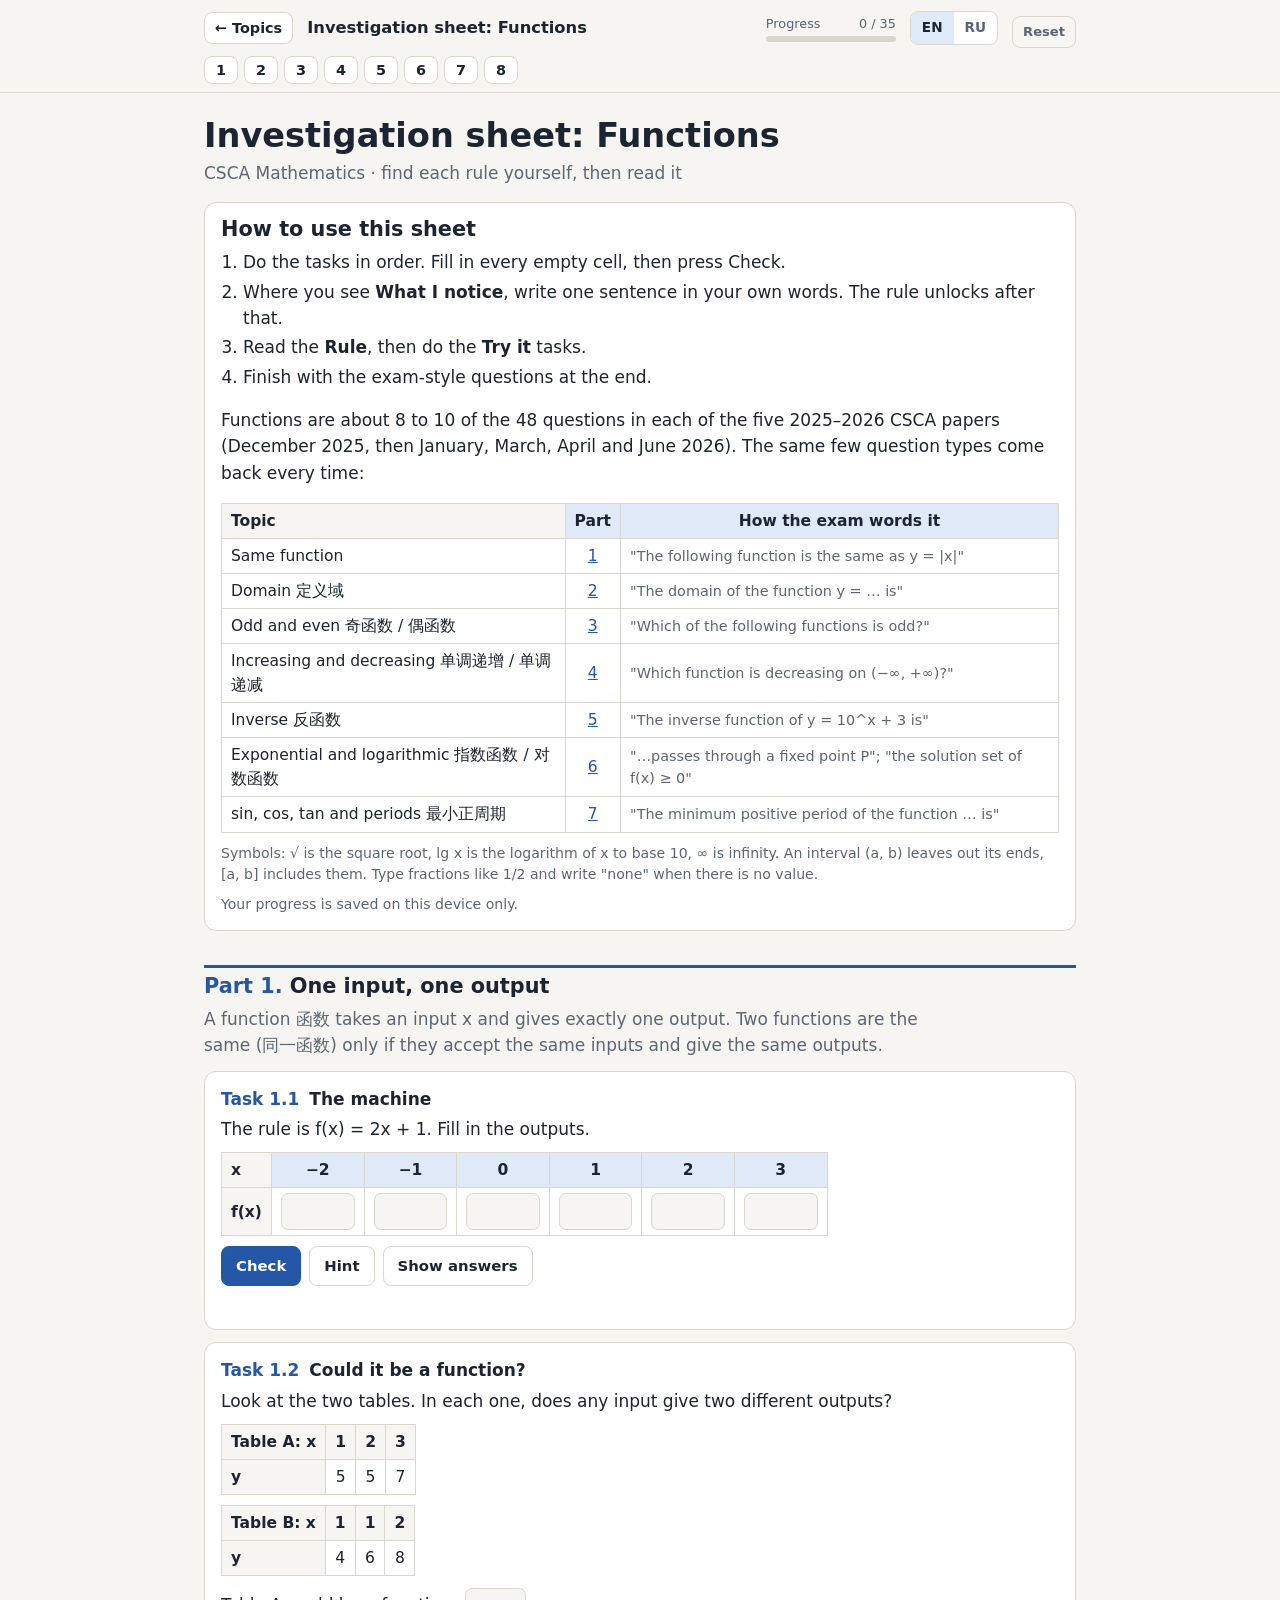
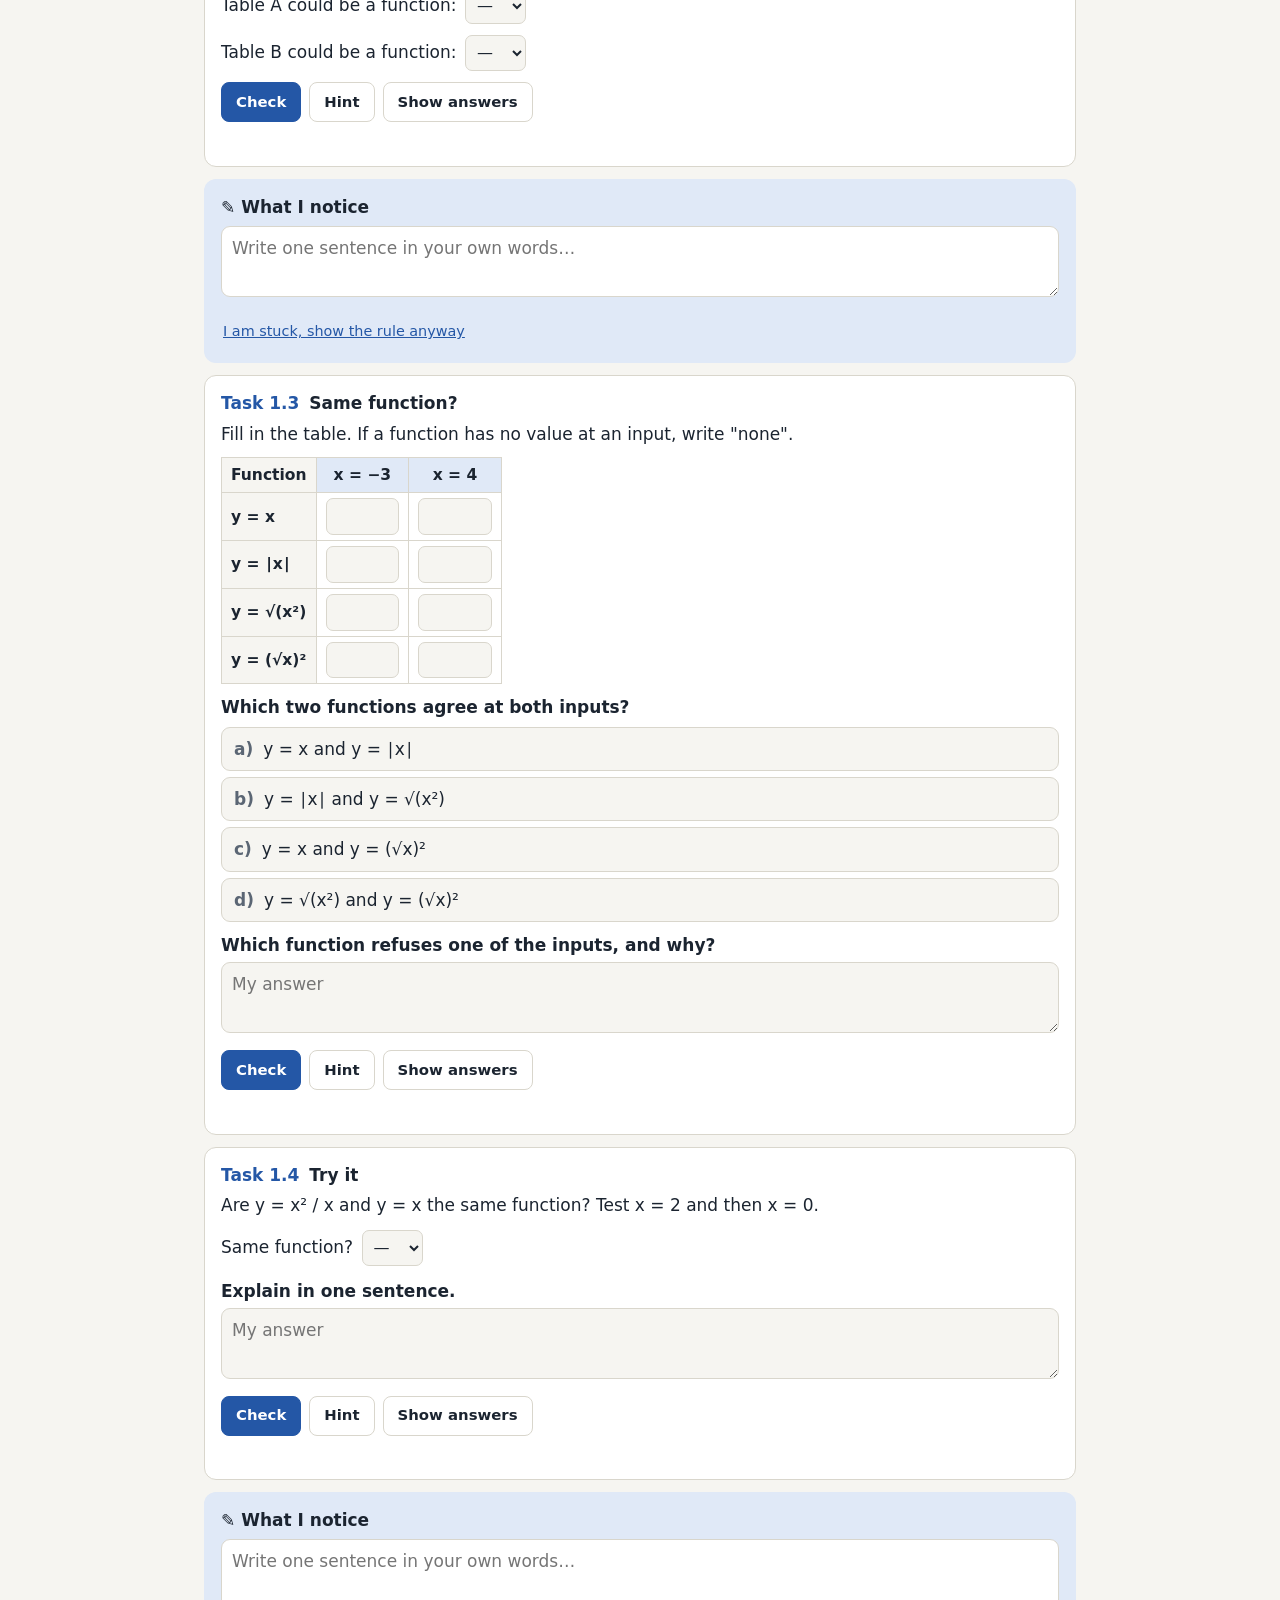
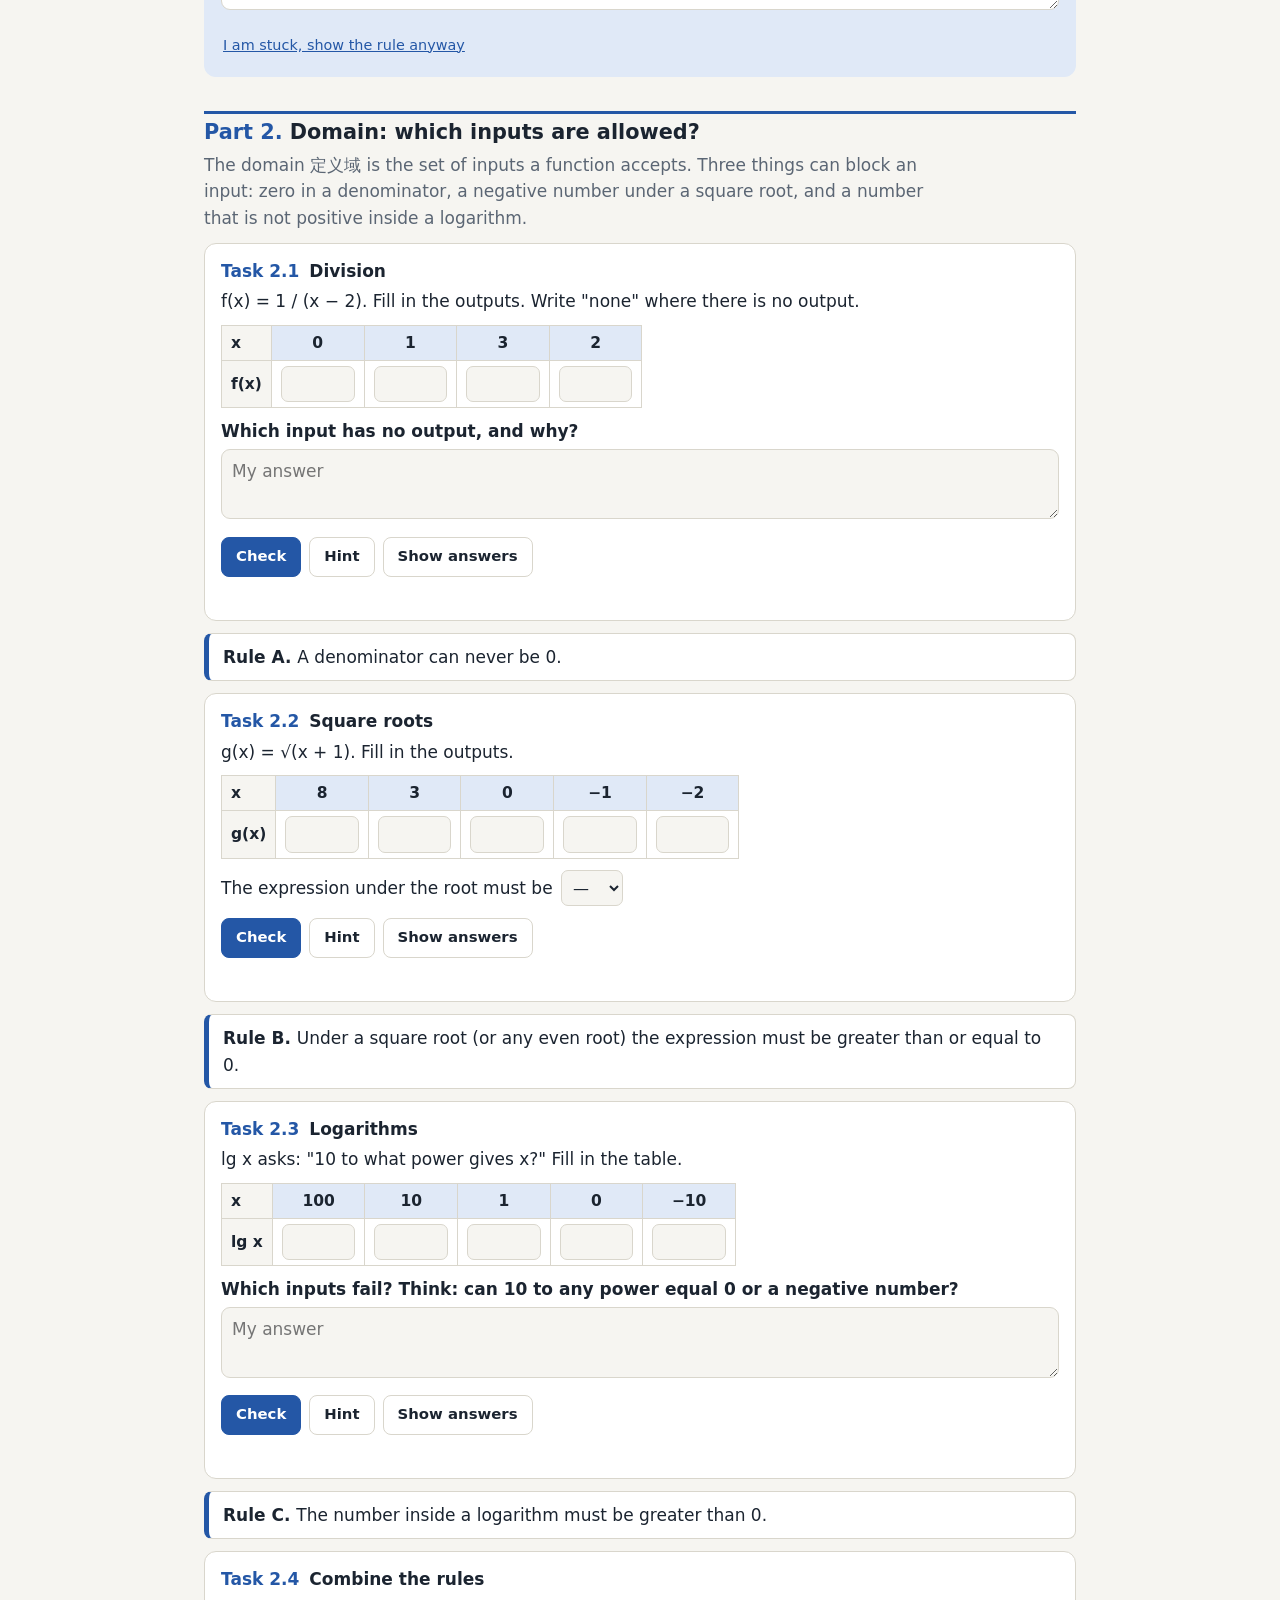
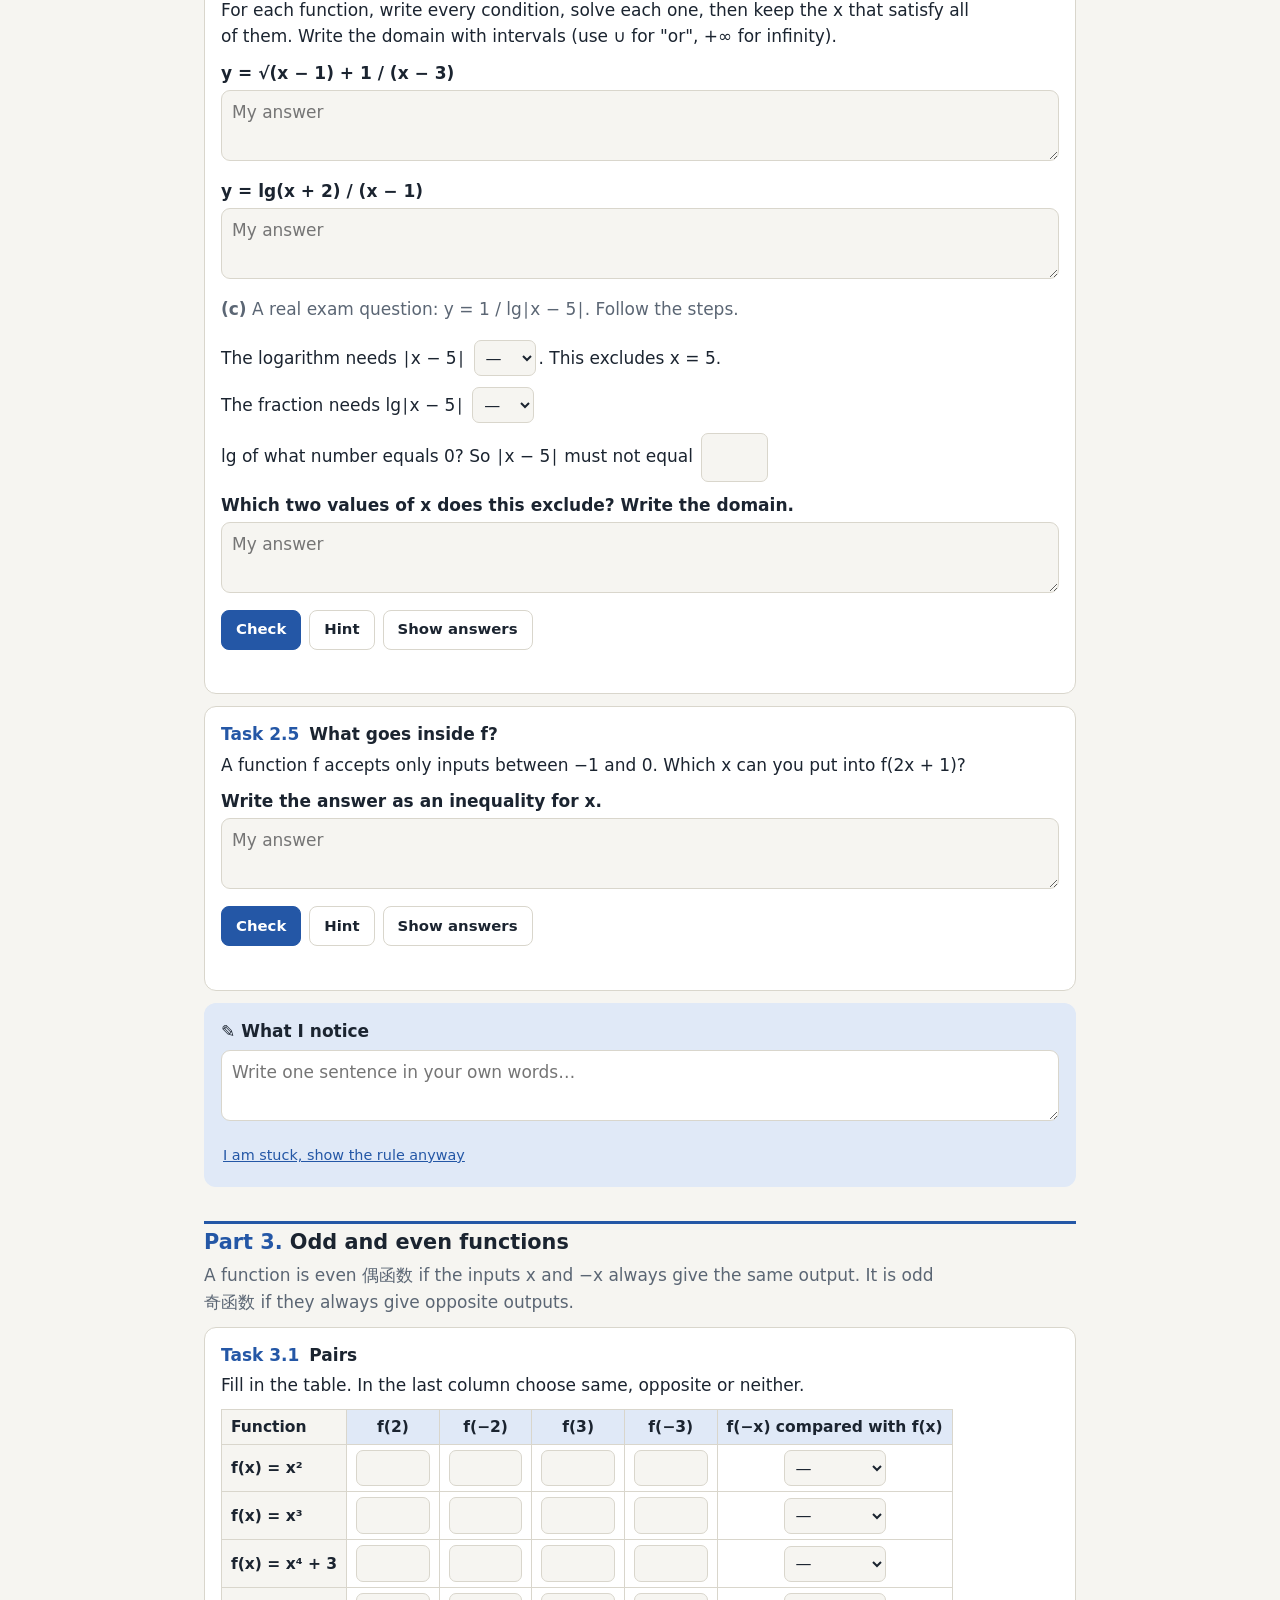
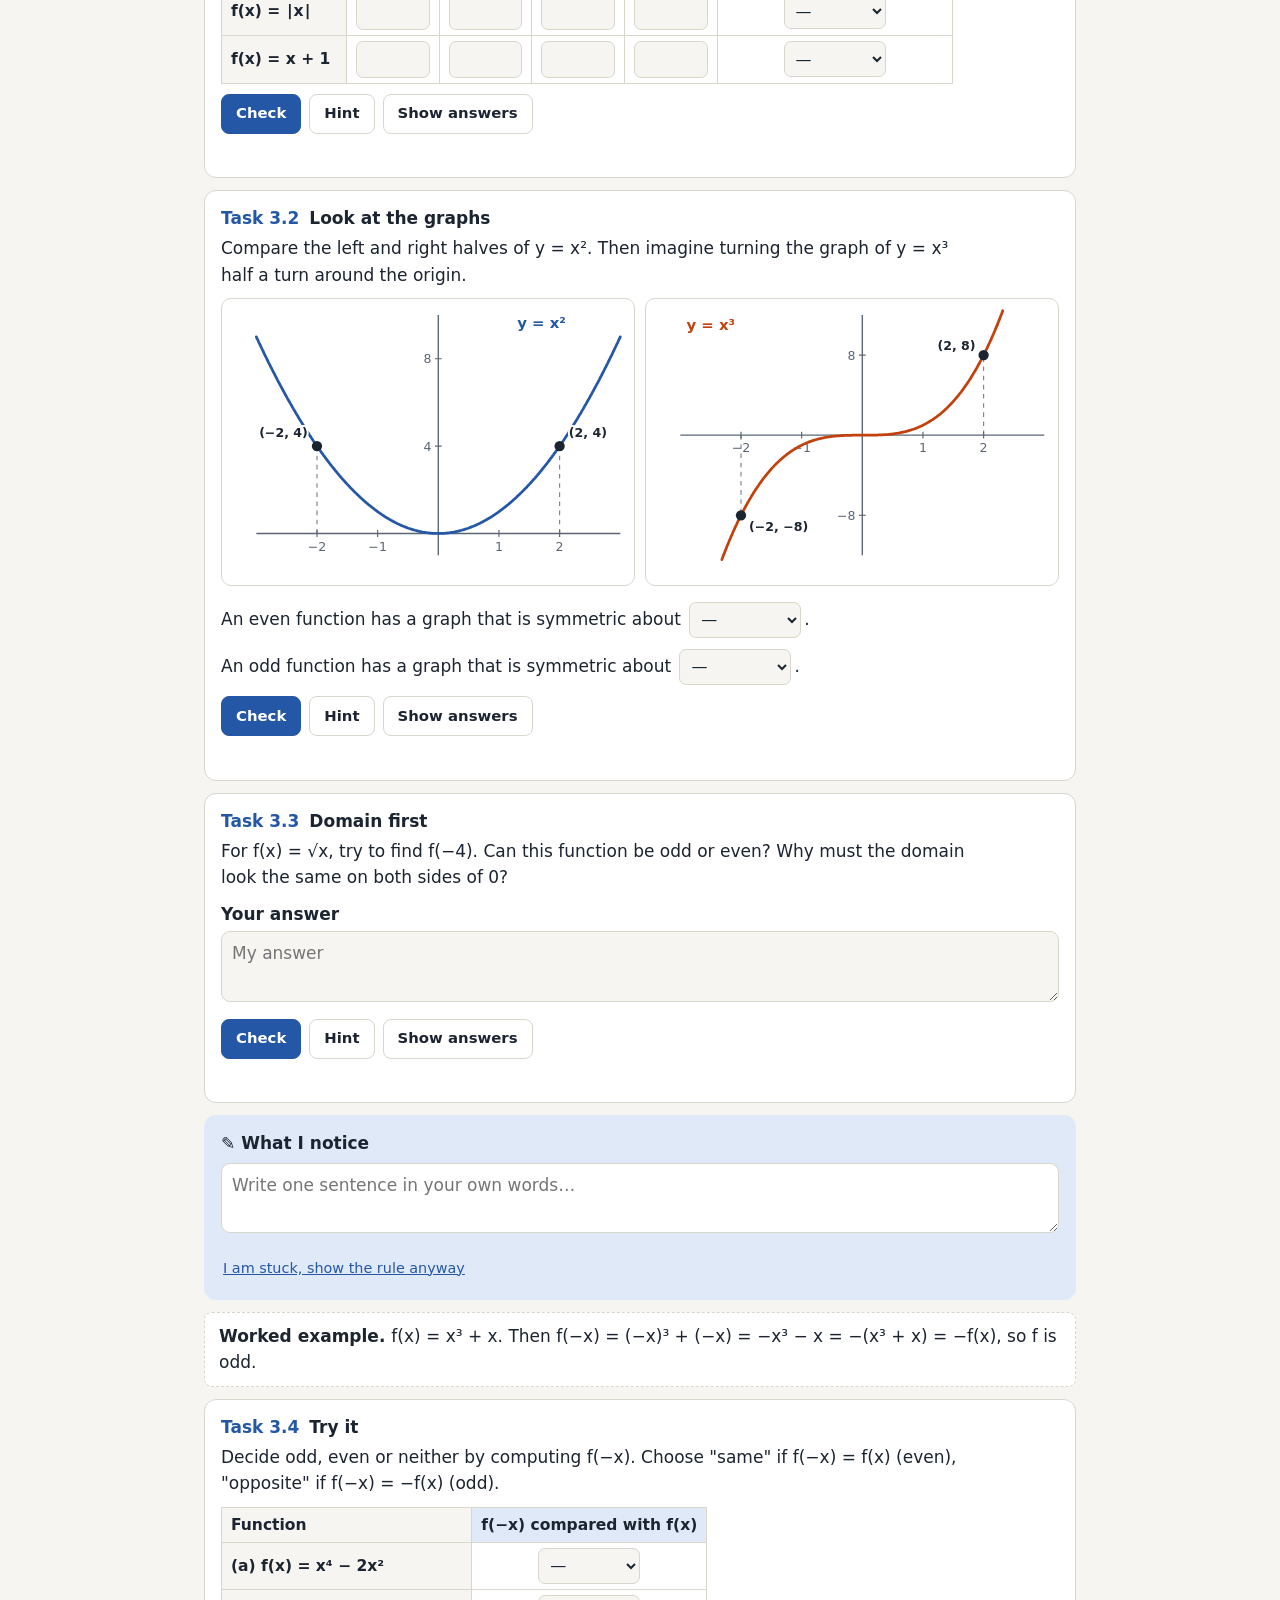
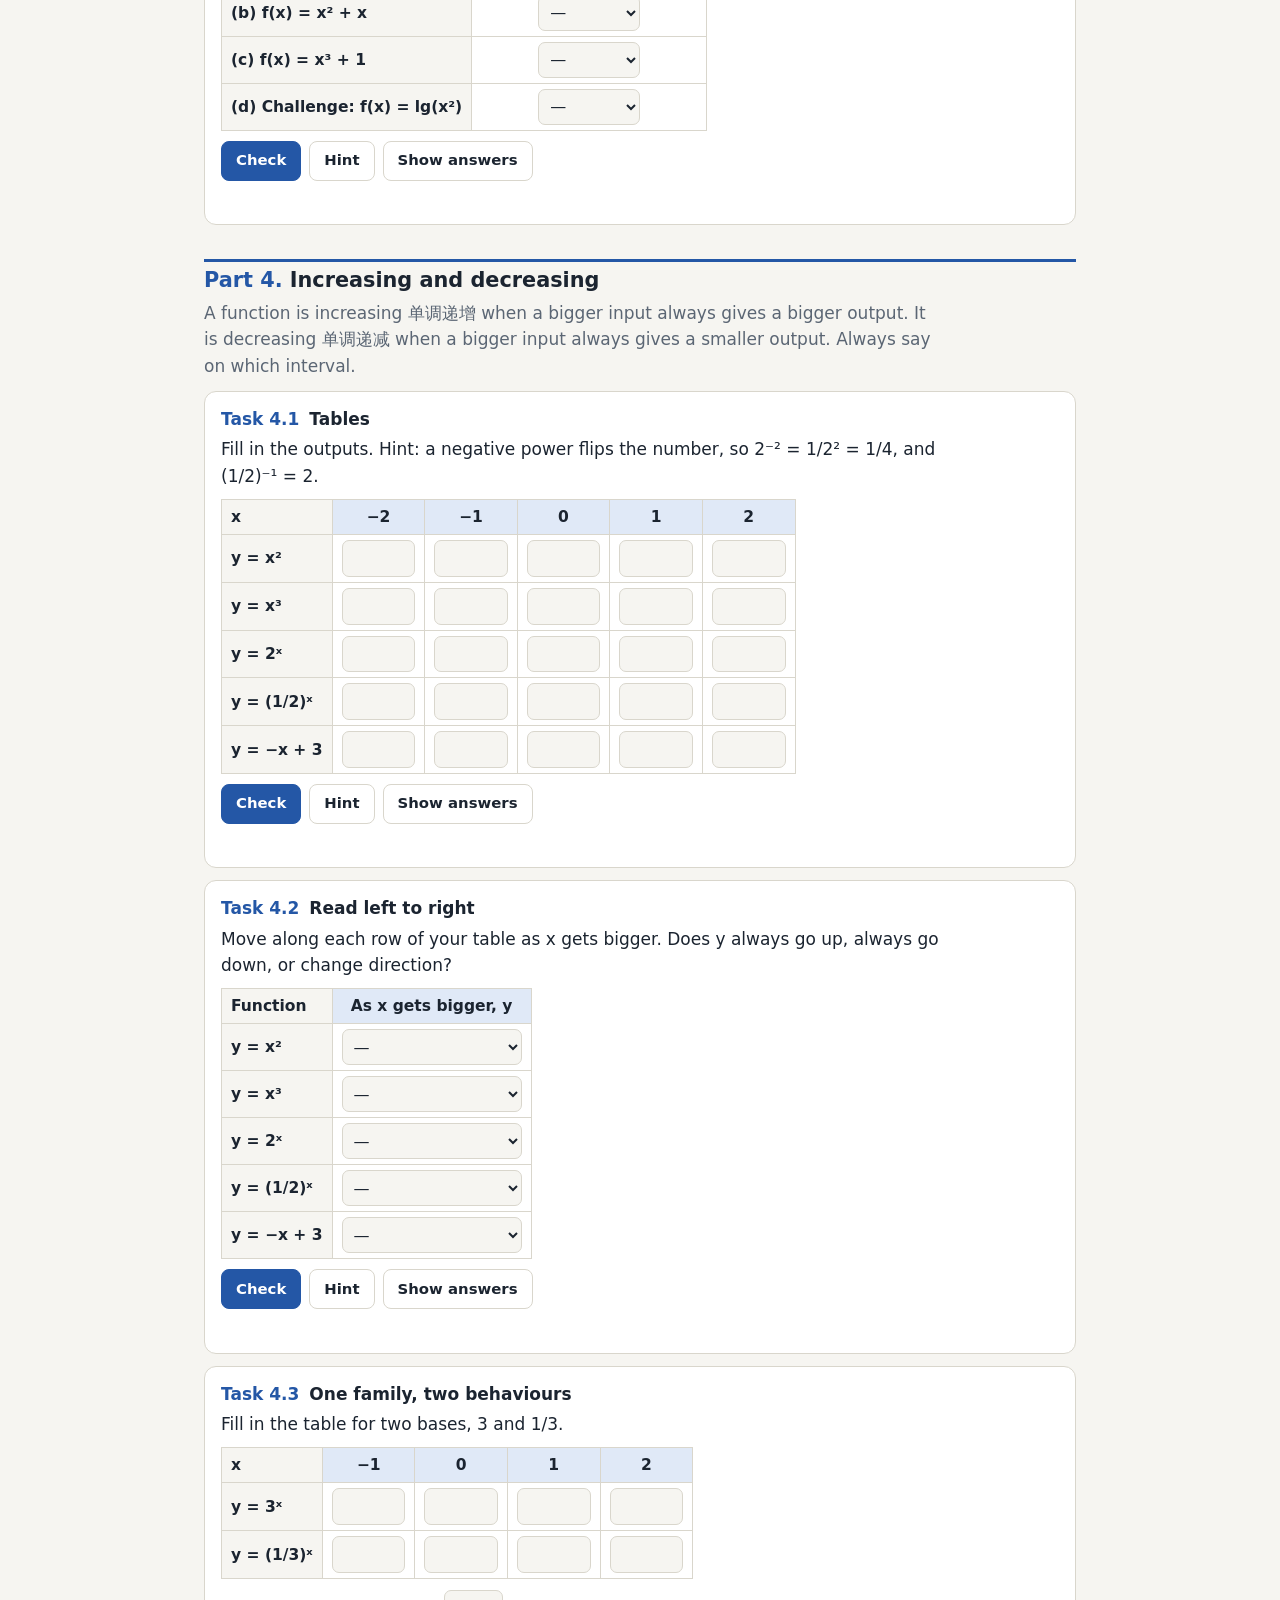
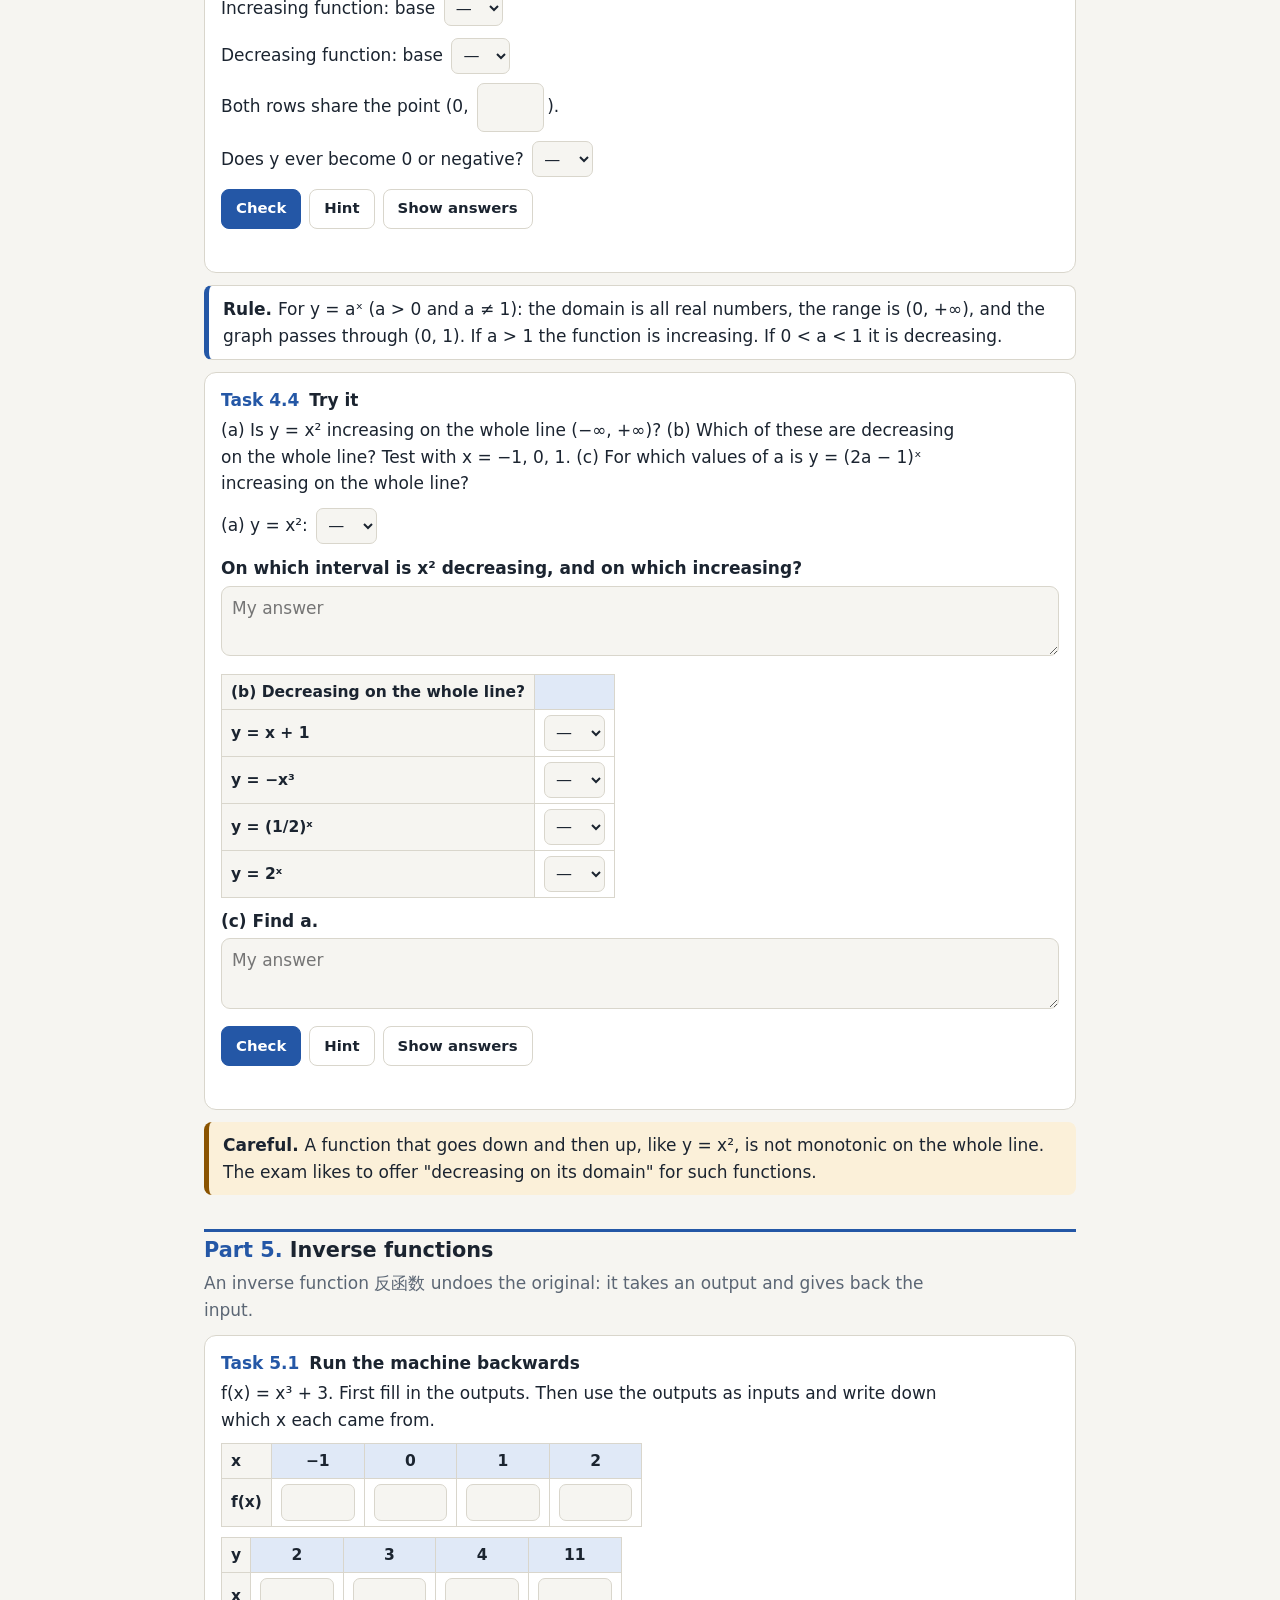
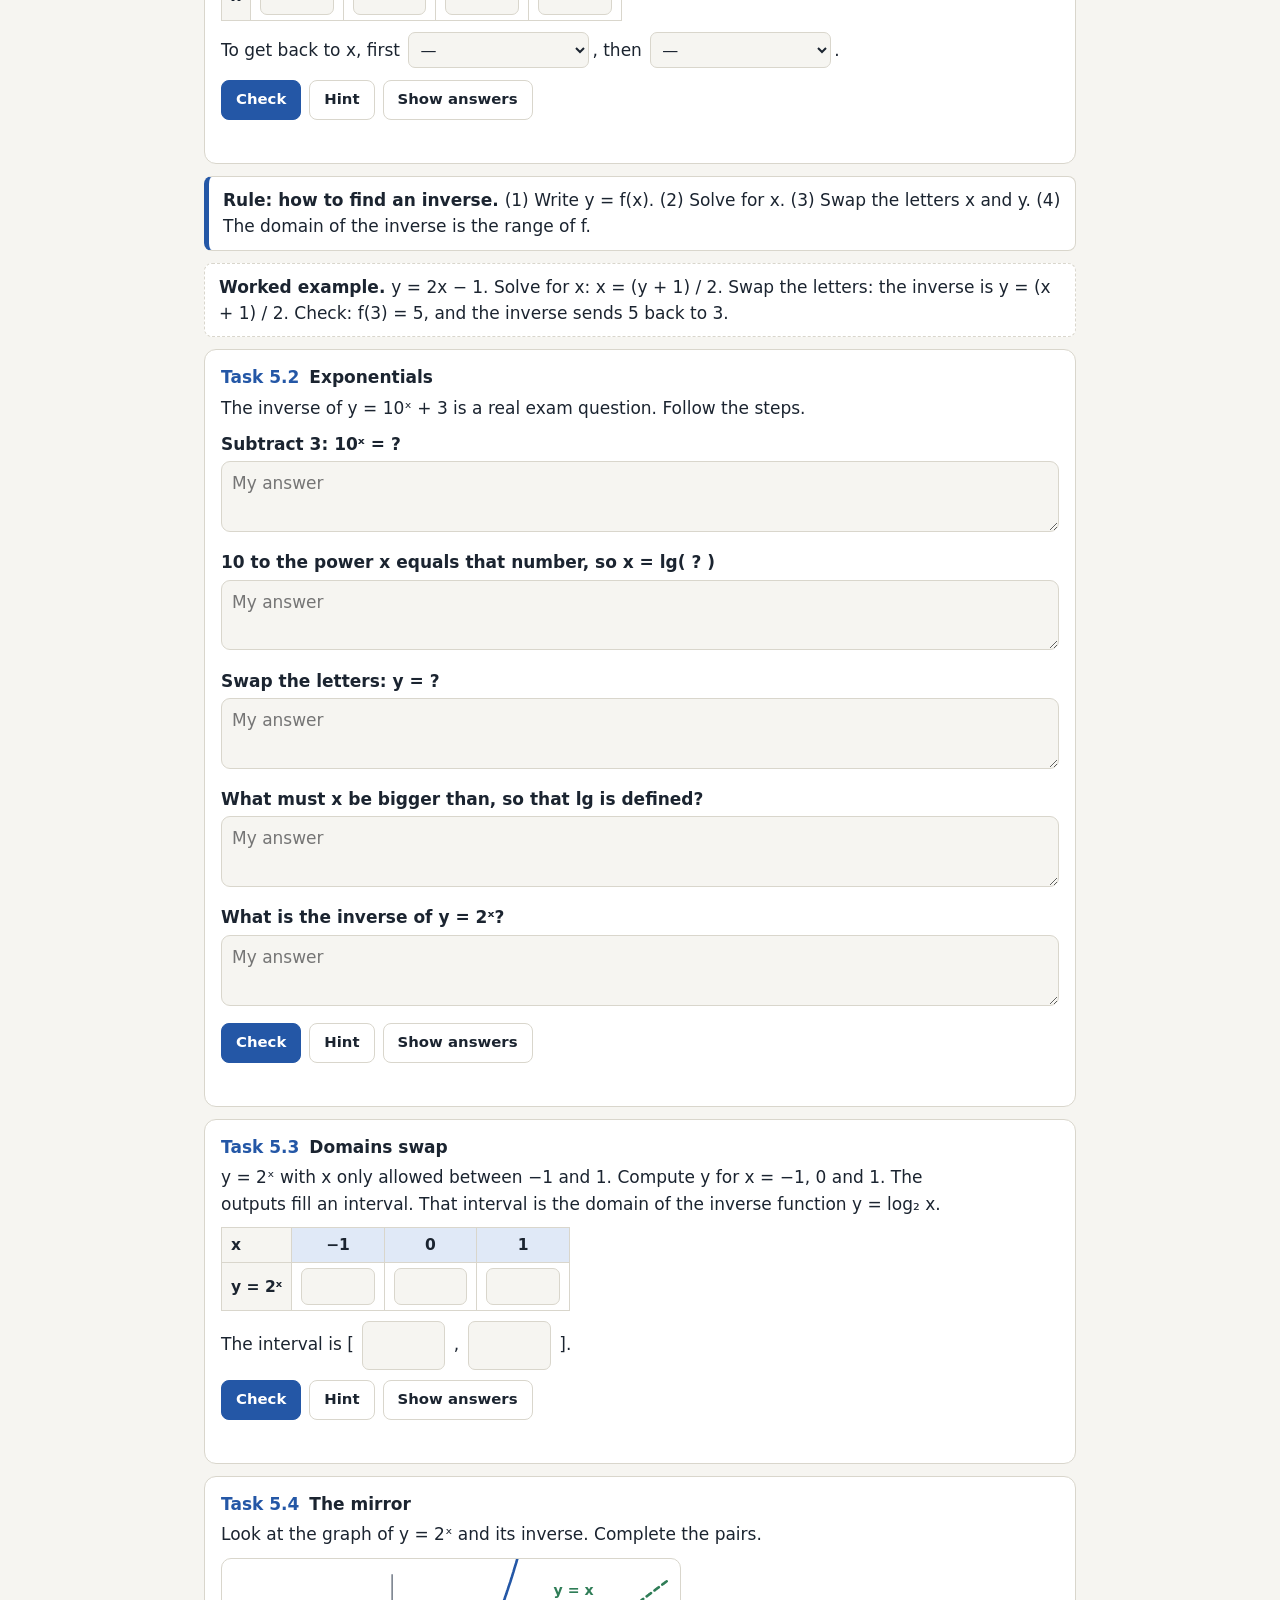
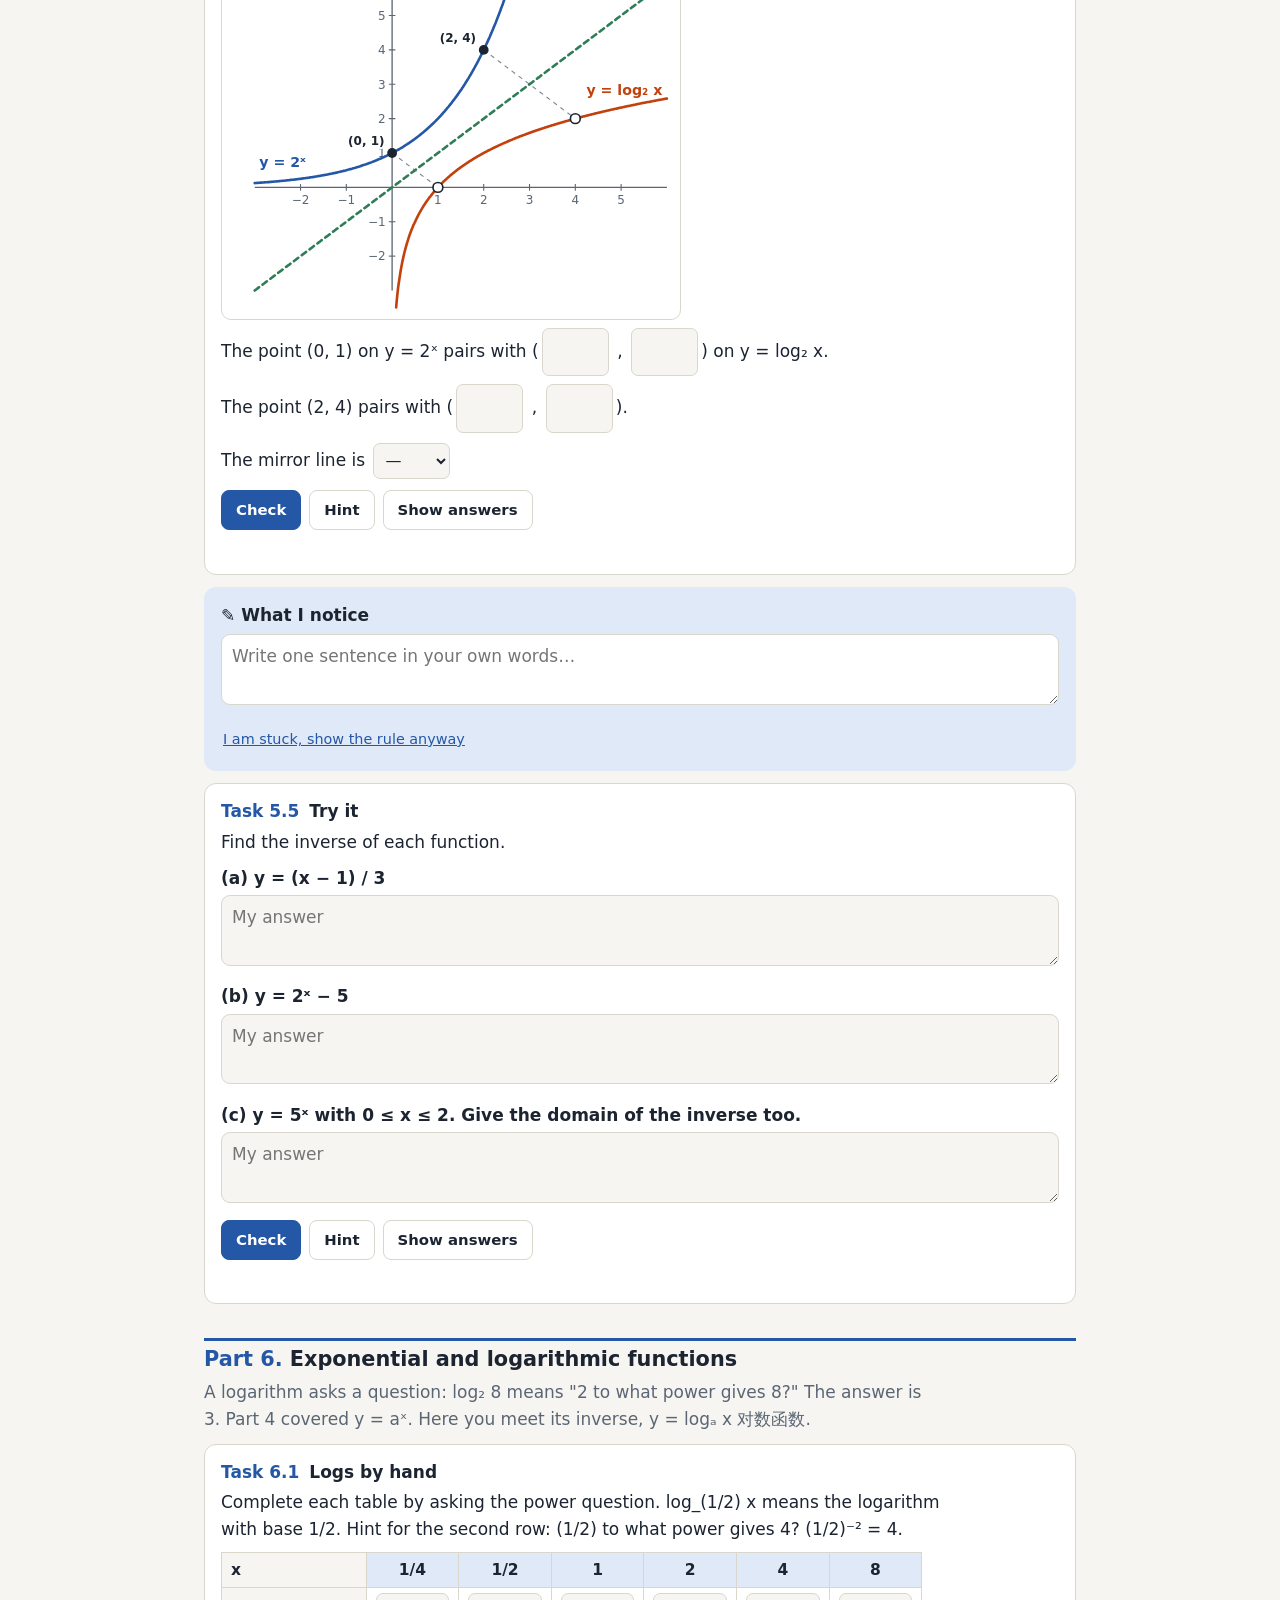
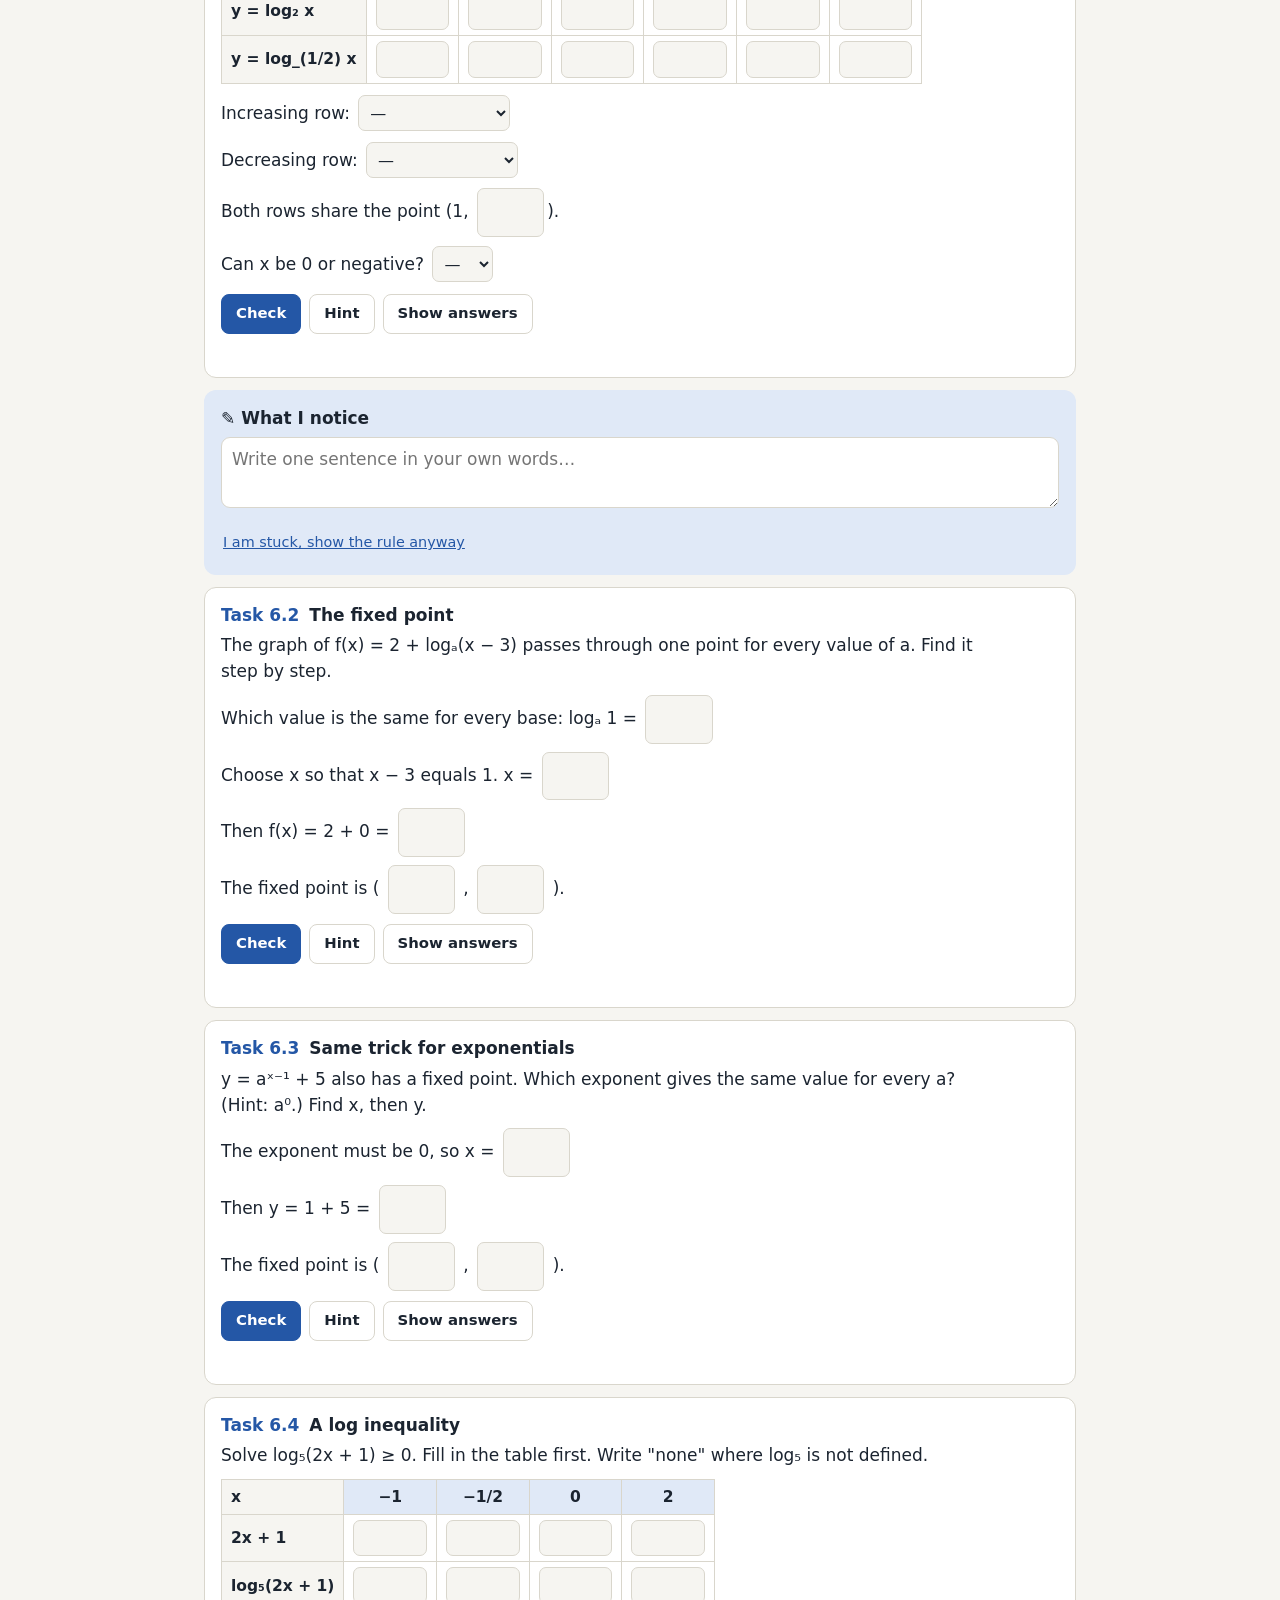
<file: docs/math/functions.html>
<!DOCTYPE html>
<html lang="en">
<head>
<meta charset="utf-8">
<meta name="viewport" content="width=device-width, initial-scale=1">
<title>Functions</title>
<style>
:root{
  --bg:#f6f5f1; --bar:rgba(246,245,241,.94); --surface:#fff; --ink:#1b2430; --muted:#5b6674; --line:#d9d6cc;
  --accent:#2457a6; --accent-ink:#fff; --accent-soft:#e0e9f7;
  --hint:#8a5300; --hint-soft:#fbf0d9;
  --good:#17803d; --good-soft:#dff3e5; --bad:#b3261e; --bad-soft:#fbe4e1;
  --c1:#2457a6; --c2:#c2410c; --c3:#2f7d57;
  --font:system-ui,-apple-system,"Segoe UI",Roboto,"Noto Sans","PingFang SC","Noto Sans SC","Microsoft YaHei",sans-serif;
  --mono:ui-monospace,"SF Mono",Menlo,Consolas,monospace;
  color-scheme:light;
}
@media (prefers-color-scheme:dark){:root:not([data-theme="light"]){
  --bg:#12171e; --bar:rgba(18,23,30,.94); --surface:#1b222c; --ink:#e8edf3; --muted:#9aa7b6; --line:#2e3846;
  --accent:#7fb0ff; --accent-ink:#0c1b33; --accent-soft:#1e2f4d;
  --hint:#f5b84a; --hint-soft:#33280f;
  --good:#5fd38a; --good-soft:#123221; --bad:#ff8a80; --bad-soft:#3d1c19;
  --c1:#7fb0ff; --c2:#ff9a6b; --c3:#6fd9a1; color-scheme:dark;}}
:root[data-theme="dark"]{
  --bg:#12171e; --bar:rgba(18,23,30,.94); --surface:#1b222c; --ink:#e8edf3; --muted:#9aa7b6; --line:#2e3846;
  --accent:#7fb0ff; --accent-ink:#0c1b33; --accent-soft:#1e2f4d;
  --hint:#f5b84a; --hint-soft:#33280f;
  --good:#5fd38a; --good-soft:#123221; --bad:#ff8a80; --bad-soft:#3d1c19;
  --c1:#7fb0ff; --c2:#ff9a6b; --c3:#6fd9a1; color-scheme:dark;}
*{box-sizing:border-box}
html{scroll-behavior:smooth;-webkit-text-size-adjust:100%}
@media (prefers-reduced-motion:reduce){html{scroll-behavior:auto}}
body{margin:0;background:var(--bg);color:var(--ink);font:400 17px/1.55 var(--font)}
button,input,select,textarea{font:inherit;color:inherit}
button{cursor:pointer}
:focus-visible{outline:3px solid var(--accent);outline-offset:2px;border-radius:6px}
a{color:var(--accent)}
.topbar{position:sticky;top:0;z-index:20;background:var(--bar);backdrop-filter:blur(8px);-webkit-backdrop-filter:blur(8px);border-bottom:1px solid var(--line);padding-top:env(safe-area-inset-top)}
.topin{max-width:900px;margin:0 auto;padding:8px 14px;display:flex;flex-wrap:wrap;align-items:center;gap:6px 14px}
.brand{font-weight:700;margin-right:auto;font-size:1.02rem;min-width:0}
.prog{min-width:130px;font-size:.8rem;color:var(--muted);font-variant-numeric:tabular-nums}
.ptxtrow{display:flex;justify-content:space-between;gap:10px}
.bar{height:6px;background:var(--line);border-radius:3px;overflow:hidden;margin-top:2px}
.bar>span{display:block;height:100%;width:0;background:var(--good);transition:width .25s}
.chips{max-width:900px;margin:0 auto;padding:0 14px 8px;display:flex;gap:6px;overflow-x:auto}
.chips a{flex:none;min-width:34px;text-align:center;text-decoration:none;border:1px solid var(--line);background:var(--surface);color:var(--ink);border-radius:8px;padding:2px 10px;font-weight:600;font-size:.9rem}
.chips a:hover{border-color:var(--accent)}
.seg{display:inline-flex;border:1px solid var(--line);border-radius:8px;overflow:hidden;background:var(--surface)}
.seg button{border:0;background:transparent;padding:5px 11px;font-weight:700;font-size:.85rem;color:var(--muted)}
.seg button[aria-pressed=true]{background:var(--accent-soft);color:var(--ink)}
.btn{border:1px solid var(--line);background:var(--surface);border-radius:8px;padding:7px 14px;font-weight:600;font-size:.93rem;min-height:40px}
.btn:hover{border-color:var(--accent)}
.btn.primary{background:var(--accent);border-color:var(--accent);color:var(--accent-ink)}
.btn.ghost{background:transparent}
.btn.small{min-height:32px;padding:3px 10px;font-size:.82rem}
.btn:disabled{opacity:.55;cursor:not-allowed}
.linkbtn{border:0;background:none;color:var(--accent);text-decoration:underline;padding:6px 2px;font-size:.9rem}
.wrap{max-width:900px;margin:0 auto;padding:0 14px 90px}
h1{font-size:clamp(1.55rem,5vw,2.1rem);line-height:1.15;margin:24px 0 4px;text-wrap:balance}
h2{font-size:1.3rem;line-height:1.25;margin:0 0 6px;text-wrap:balance}
.sub{color:var(--muted);margin:0 0 16px}
.small{font-size:.88rem;color:var(--muted);margin:8px 0 0}
.card{background:var(--surface);border:1px solid var(--line);border-radius:12px;padding:14px 16px;margin:12px 0}
.how ol{margin:6px 0 10px;padding-left:22px}
.how li{margin-bottom:3px}
.part{margin-top:34px;scroll-margin-top:96px}
.part>h2{padding-top:6px;border-top:3px solid var(--accent)}
.pn{color:var(--accent)}
.intro{color:var(--muted);max-width:68ch;margin:4px 0 8px}
.task{scroll-margin-top:100px}
.task.done{border-color:var(--good)}
.thead{display:flex;flex-wrap:wrap;gap:4px 10px;align-items:baseline;margin-bottom:4px}
.tnum{font-weight:700;color:var(--accent);font-variant-numeric:tabular-nums}
.ttitle{font-weight:700}
.tdone{margin-left:auto;color:var(--good);font-weight:800;visibility:hidden}
.task.done .tdone{visibility:visible}
.ttext{margin:2px 0 10px;max-width:70ch}
.tw{overflow-x:auto;margin:6px 0 10px;-webkit-overflow-scrolling:touch}
.tbl{border-collapse:collapse;font-size:.97rem;min-width:min(100%,0px)}
.tbl th,.tbl td{border:1px solid var(--line);padding:5px 9px;text-align:center;vertical-align:middle;white-space:nowrap}
.tbl thead th{background:var(--accent-soft)}
.tbl tbody th,.tbl tr>th:first-child{background:var(--bg);text-align:left;font-weight:600}
.tbl td.wd{white-space:normal;text-align:left;font-size:.9rem;color:var(--muted)}
.how .tbl td:first-child{text-align:left;white-space:normal}
.fld{width:4.6em;max-width:100%;padding:5px 7px;border:1.5px solid var(--line);border-radius:7px;background:var(--bg);text-align:center;font-size:1rem;min-height:36px}
.fld.sel{width:auto;max-width:15em;text-align:left;padding-right:4px}
.fld:focus{border-color:var(--accent)}
.fld.ok{border-color:var(--good);background:var(--good-soft)}
.fld.bad{border-color:var(--bad);background:var(--bad-soft)}
.bl{margin:8px 0;line-height:2.3}
.bl .fld{margin:0 3px}
.mc{margin:10px 0}.mcq{margin:0 0 6px;font-weight:600}
.opt{display:flex;gap:10px;align-items:baseline;width:100%;text-align:left;border:1.5px solid var(--line);background:var(--bg);border-radius:9px;padding:8px 12px;margin:6px 0;min-height:44px}
.opt .lab{font-weight:700;color:var(--muted);flex:none}
.opt[aria-pressed=true]{border-color:var(--accent);background:var(--accent-soft)}
.opt.ok{border-color:var(--good);background:var(--good-soft)}
.opt.bad{border-color:var(--bad);background:var(--bad-soft)}
.open{margin:10px 0}
.oq{margin:0 0 4px;font-weight:600}
.ta{width:100%;border:1.5px solid var(--line);border-radius:9px;background:var(--bg);padding:8px 10px;resize:vertical;min-height:48px}
.ta:focus{border-color:var(--accent)}
.ref{margin-top:6px;background:var(--good-soft);border-left:4px solid var(--good);padding:7px 11px;border-radius:6px}
.acts{display:flex;flex-wrap:wrap;gap:8px;align-items:center;margin-top:10px}
.hintbox{margin-top:10px;background:var(--hint-soft);border-left:4px solid var(--hint);padding:8px 12px;border-radius:6px}
.hintbox b{color:var(--hint)}
.msg{min-height:1.4em;margin-top:8px;font-weight:600;font-size:.95rem}
.msg.good{color:var(--good)}.msg.warn{color:var(--bad)}
.tick{margin-top:8px}
.tickbtn[aria-pressed=true]{background:var(--good-soft);border-color:var(--good)}
.notice{background:var(--accent-soft);border-color:transparent}
.nlabel{font-weight:700;margin-bottom:6px}
.notice .ta{background:var(--surface)}
.rulebox{margin-top:10px;background:var(--surface);border-left:5px solid var(--accent);padding:10px 14px;border-radius:8px}
.rulebox.plain{margin:12px 0;border:1px solid var(--line);border-left:5px solid var(--accent)}
.rulebox[hidden]{display:none}
.worked{margin:12px 0;border:1px dashed var(--line);padding:10px 14px;border-radius:8px;background:var(--surface)}
.careful{margin:12px 0;background:var(--hint-soft);border-left:5px solid var(--hint);padding:10px 14px;border-radius:8px}
.figrow{display:flex;flex-wrap:wrap;gap:10px;margin:8px 0}
.figrow>div{flex:1 1 260px;min-width:0}
.figone{max-width:460px;margin:8px 0}.figstack{max-width:520px;margin:8px 0}
.plot{width:100%;height:auto;display:block;background:var(--surface);border:1px solid var(--line);border-radius:10px;margin-bottom:6px}
.plot .ax{stroke:var(--muted);stroke-width:1.2}
.plot .grid{stroke:var(--line);stroke-width:1}
.plot .tk{stroke:var(--muted);stroke-width:1}
.plot text{paint-order:stroke;stroke:var(--surface);stroke-width:3.5px;stroke-linejoin:round}
.plot .tl,.plot .pl{fill:var(--muted);font-size:11px}
.plot .pl{fill:var(--ink);font-weight:600}
.plot .asy{stroke:var(--muted);stroke-width:1;stroke-dasharray:4 4;opacity:.8}
.plot .cv{fill:none;stroke-width:2.4;stroke-linecap:round;stroke-linejoin:round}
.plot .c1{stroke:var(--c1)}.plot .c2{stroke:var(--c2)}.plot .c3{stroke:var(--c3)}
.plot .cl{font-size:13px;font-weight:700}
.plot .c1t{fill:var(--c1)}.plot .c2t{fill:var(--c2)}.plot .c3t{fill:var(--c3)}
.plot .pt{fill:var(--ink)}
.plot .pt.hol{fill:var(--surface);stroke:var(--ink);stroke-width:1.5}
.timerrow{display:flex;gap:12px;align-items:center;margin:8px 0}
.timer{font-variant-numeric:tabular-nums;font-weight:700;font-size:1.2rem}
.timer.low{color:var(--bad)}
.q .qq{display:flex;flex-wrap:wrap;gap:6px 8px;align-items:baseline;font-weight:600}
.qn{color:var(--accent)}
.qpart{margin-left:auto;font-weight:400;color:var(--muted);font-size:.85rem}
.qopts{display:grid;grid-template-columns:repeat(2,minmax(0,1fr));gap:2px 10px;margin-top:6px}
@media (max-width:560px){.qopts{grid-template-columns:1fr}.topin{gap:4px 10px}.brand{flex:1 1 100%}.prog{flex:1}}
.qfb{min-height:1.3em;font-weight:600;font-size:.92rem;margin-top:2px}
.qfb.good{color:var(--good)}.qfb.bad{color:var(--bad)}
.result{margin-top:10px;font-weight:700;font-size:1.15rem}

.back{flex:none;text-decoration:none;font-weight:600;font-size:.9rem;border:1px solid var(--line);background:var(--surface);border-radius:8px;padding:4px 10px;color:var(--ink)}
.back:hover{border-color:var(--accent)}
.nextlink{margin:34px 0 0;font-weight:700;font-size:1.05rem}
.nextlink a{display:inline-block;text-decoration:none;border:1.5px solid var(--accent);border-radius:10px;padding:10px 16px}
.geo{width:100%;max-width:420px;height:auto;display:block;background:var(--surface);border:1px solid var(--line);border-radius:10px;margin:8px 0}
.geo line,.geo path,.geo polygon,.geo circle,.geo ellipse,.geo polyline{fill:none;stroke:var(--ink);stroke-width:1.6;stroke-linejoin:round}
.geo .hid{stroke-dasharray:5 4;stroke:var(--muted)}
.geo .acc{stroke:var(--c1);stroke-width:2.2}.geo .acc2{stroke:var(--c2);stroke-width:2.2}.geo .acc3{stroke:var(--c3);stroke-width:2.2}
.geo .dot{fill:var(--ink);stroke:none}
.geo text{fill:var(--ink);font-size:13px;font-weight:600;stroke:none;paint-order:stroke}
.geo .mt{fill:var(--muted);font-weight:400;font-size:12px}
.geo .fillsoft{fill:var(--accent-soft);stroke:var(--c1)}

</style>
</head>
<body>
<div id="app"></div>
<noscript>This page needs JavaScript. / Для этой страницы нужен JavaScript.</noscript>
<script>
const SUBJECT = {"id": "math", "title_en": "Mathematics", "title_ru": "Математика", "exam": {"questions": 48, "minutes": 60}};
const NAV = {"home": "../index.html", "subject": "index.html", "next": {"href": "trigonometry.html", "title": {"en": "Trigonometry", "ru": "Тригонометрия"}}};
/* Shared UI text and helpers for every sheet. English + Russian.
   T(en, ru) makes a bilingual string. Math and Chinese terms are shared. */
const T = (en, ru) => ({ en, ru });

const UI = {
  en: {
    progress: 'Progress',
    reset: 'Reset', resetSure: 'Click again to erase',
    check: 'Check', hint: 'Hint', showAns: 'Show answers',
    allGood: 'All correct. Well done.',
    some: (a, b) => `${a} of ${b} correct. Red cells are wrong, try again.`,
    fill: 'Fill in every answer first.',
    mine: 'My answer', ref: 'Answer', gotIt: 'I got it', notYet: 'Not yet', gotItOn: 'Marked as understood',
    notice: 'What I notice', noticePh: 'Write one sentence in your own words…',
    showRule: 'Show the rule', stuck: 'I am stuck, show the rule anyway',
    rule: 'Rule', careful: 'Careful', worked: 'Worked example',
    exam: 'Exam-style check', start: (m) => `Start ${m} timer`,
    examIntro: (min, q, per, mins, n) => `The real exam gives ${min} minutes for ${q} questions, about ${per} seconds each. Give yourself ${mins} minutes for these ${n}, then press Check my answers. For every wrong answer, go back to the Part named and redo its tasks.`,
    back: 'Back to the list of topics', topics: 'Topics', next: 'Next topic', stop: 'Stop timer', timeUp: 'Time is up',
    checkAll: 'Check my answers', score: (a, b) => `Score: ${a} / ${b}`,
    review: 'Review', again: 'Try again',
    howTitle: 'How to use this sheet',
    steps: [
      'Do the tasks in order. Fill in every empty cell, then press Check.',
      'Where you see **What I notice**, write one sentence in your own words. The rule unlocks after that.',
      'Read the **Rule**, then do the **Try it** tasks.',
      'Finish with the exam-style questions at the end.'
    ],
    topic: 'Topic', partCol: 'Part', wording: 'How the exam words it',
    photoNote: 'Your progress is saved on this device only.',
    parts: 'Parts', none: 'none', task: 'Task', part: 'Part',
    opt: { yes: 'yes', no: 'no', same: 'same', opposite: 'opposite', neither: 'neither', up: 'always goes up', down: 'always goes down', change: 'changes direction', yaxis: 'the y-axis', origin: 'the origin', xaxis: 'the x-axis' }
  },
  ru: {
    progress: 'Прогресс',
    reset: 'Сбросить', resetSure: 'Нажмите ещё раз, чтобы стереть',
    check: 'Проверить', hint: 'Подсказка', showAns: 'Показать ответы',
    allGood: 'Всё верно. Отлично.',
    some: (a, b) => `Верно ${a} из ${b}. Красные ячейки неверны, попробуйте ещё раз.`,
    fill: 'Сначала заполните все ответы.',
    mine: 'Мой ответ', ref: 'Ответ', gotIt: 'Я понял(а)', notYet: 'Пока нет', gotItOn: 'Отмечено: понял(а)',
    notice: 'Что я заметил(а)', noticePh: 'Напишите одно предложение своими словами…',
    showRule: 'Показать правило', stuck: 'Не получается, показать правило',
    rule: 'Правило', careful: 'Осторожно', worked: 'Разобранный пример',
    exam: 'Проверка в формате экзамена', start: (m) => `Запустить таймер ${m}`,
    examIntro: (min, q, per, mins, n) => `На настоящем экзамене даётся ${min} минут на ${q} вопросов, то есть около ${per} секунд на вопрос. Дайте себе ${mins} мин. на эти ${n}. Затем нажмите «Проверить ответы». За каждый неверный ответ вернитесь к названной части и повторите её задания.`,
    back: 'Назад к списку тем', topics: 'Темы', next: 'Следующая тема', stop: 'Остановить таймер', timeUp: 'Время вышло',
    checkAll: 'Проверить ответы', score: (a, b) => `Результат: ${a} / ${b}`,
    review: 'Повторить', again: 'Ещё раз',
    howTitle: 'Как пользоваться листом',
    steps: [
      'Выполняйте задания по порядку. Заполните все пустые ячейки и нажмите «Проверить».',
      'Там, где написано **Что я заметил(а)**, напишите одно предложение своими словами. После этого откроется правило.',
      'Прочитайте **Правило**, затем выполните задания **Попробуйте сами**.',
      'В конце решите вопросы в формате экзамена.'
    ],
    topic: 'Тема', partCol: 'Часть', wording: 'Как это формулируют на экзамене',
    photoNote: 'Ваш прогресс сохраняется только на этом устройстве.',
    parts: 'Части', none: 'нет', task: 'Задание', part: 'Часть',
    opt: { yes: 'да', no: 'нет', same: 'одинаковые', opposite: 'противоположные', neither: 'ни то, ни другое', up: 'всегда растёт', down: 'всегда убывает', change: 'меняет направление', yaxis: 'оси y', origin: 'начала координат', xaxis: 'оси x' }
  }
};

/* option helpers */
const O = (k) => ({ k });                      // key into UI.opt
const YN = [O('yes'), O('no')];
const SON = [O('same'), O('opposite'), O('neither')];
const MON = [O('up'), O('down'), O('change')];
const LR = [{ k: 'left', en: 'left', ru: 'влево' }, { k: 'right', en: 'right', ru: 'вправо' }];
const COND = [{ k: 'suf', en: 'sufficient, not necessary', ru: 'достаточное, не необходимое' }, { k: 'nec', en: 'necessary, not sufficient', ru: 'необходимое, не достаточное' },
  { k: 'both', en: 'necessary and sufficient', ru: 'необходимое и достаточное' }, { k: 'neither', en: 'neither', ru: 'ни то, ни другое' }];

/* small static table */
const mini = (rows) => ({ k: 'html', html: '<div class="tw"><table class="tbl">' + rows.map((r, i) => '<tr>' + r.map(c => i === 0 || c === r[0] ? `<th>${c}</th>` : `<td>${c}</td>`).join('') + '</tr>').join('') + '</table></div>' });

/* Sheet: Functions (CSCA Mathematics). Everything specific to this topic lives in this file.
   Uses helpers from engine/ui.js: T(en, ru), O(), YN, SON, MON, mini(). */
const SHEET = {
  key: 'csca-functions-sheet-v1',            // localStorage key: change it for every new sheet
  title: T('Investigation sheet: Functions', 'Исследовательский лист: функции'),
  sub: T('CSCA Mathematics · find each rule yourself, then read it', 'CSCA, математика · найдите каждое правило сами, потом прочитайте его'),
  stats: T('Functions are about 8 to 10 of the 48 questions in each of the five 2025–2026 CSCA papers (December 2025, then January, March, April and June 2026). The same few question types come back every time:',
           'Функции — это около 8–10 из 48 вопросов в каждой из пяти работ CSCA 2025–2026 (декабрь 2025, затем январь, март, апрель и июнь 2026). Одни и те же типы вопросов повторяются каждый раз:'),
  symbols: T('Symbols: √ is the square root, lg x is the logarithm of x to base 10, ∞ is infinity. An interval (a, b) leaves out its ends, [a, b] includes them. Type fractions like 1/2 and write "none" when there is no value.',
             'Обозначения: √ — квадратный корень, lg x — логарифм x по основанию 10, ∞ — бесконечность. Интервал (a, b) не включает концы, [a, b] включает. Дроби вводите так: 1/2. Если значения нет, пишите «нет».')
};

/* Figures: functions that return a DOM node. kit = { h, plot, piT }. */
  SHEET.figs = ({ h, plot, piT }) => ({
    parity() {
      const a = plot({ label: 'y = x squared', x0: -3, x1: 3, y0: -1, y1: 10, xt: [-2, -1, 1, 2].map(v => ({ v, l: v < 0 ? '−' + (-v) : v })), yt: [{ v: 4, l: '4' }, { v: 8, l: '8' }],
        curves: [{ f: x => x * x, cls: 'c1' }], segs: [[-2, 0, -2, 4], [2, 0, 2, 4]], pts: [{ x: -2, y: 4, l: '(−2, 4)', anc: 'end', dx: -8, dy: -8 }, { x: 2, y: 4, l: '(2, 4)', anc: 'start', dx: 8, dy: -8 }], tx: [{ x: 1.3, y: 9.4, t: 'y = x²', cls: 'c1t' }] });
      const b = plot({ label: 'y = x cubed', x0: -3, x1: 3, y0: -12, y1: 12, xt: [-2, -1, 1, 2].map(v => ({ v, l: v < 0 ? '−' + (-v) : v })), yt: [{ v: 8, l: '8' }, { v: -8, l: '−8' }],
        curves: [{ f: x => x * x * x, cls: 'c2' }], segs: [[-2, 0, -2, -8], [2, 0, 2, 8]], pts: [{ x: -2, y: -8, l: '(−2, −8)', anc: 'start', dx: 7, dy: 14 }, { x: 2, y: 8, l: '(2, 8)', anc: 'end', dx: -7, dy: -4 }], tx: [{ x: -2.9, y: 10.5, t: 'y = x³', cls: 'c2t' }] });
      return h('div', { class: 'figrow' }, h('div', { html: a }), h('div', { html: b }));
    },
    inverse() {
      const s = plot({ label: 'y = 2^x, y = log2 x and the line y = x', w: 420, h: 330, x0: -3, x1: 6, y0: -3, y1: 6.2, xt: [-2, -1, 1, 2, 3, 4, 5].map(v => ({ v, l: v < 0 ? '−' + (-v) : v })), yt: [-2, -1, 1, 2, 3, 4, 5].map(v => ({ v, l: v < 0 ? '−' + (-v) : v })),
        curves: [{ f: x => Math.pow(2, x), cls: 'c1' }, { f: x => Math.log2(x), cls: 'c2', x0: 0.005, x1: 6 }, { f: x => x, cls: 'c3', dash: true }],
        segs: [[0, 1, 1, 0], [2, 4, 4, 2]],
        pts: [{ x: 0, y: 1, l: '(0, 1)', dx: -7, anc: 'end', dy: -7 }, { x: 2, y: 4, l: '(2, 4)', dx: -7, anc: 'end' }, { x: 1, y: 0, hollow: true }, { x: 4, y: 2, hollow: true }],
        tx: [{ x: -2.9, y: 0.6, t: 'y = 2ˣ', cls: 'c1t' }, { x: 5.9, y: 2.7, t: 'y = log₂ x', cls: 'c2t', anc: 'end' }, { x: 4.4, y: 5.6, t: 'y = x', cls: 'c3t', anc: 'end' }] });
      return h('div', { class: 'figone', html: s });
    },
    trig() {
      const a = plot({ label: 'sin x and cos x', xlow: true, w: 460, h: 220, x0: -2 * Math.PI - 0.7, x1: 2 * Math.PI + 0.7, y0: -1.5, y1: 1.5, xt: piT(-2, 2), yt: [{ v: 1, l: '1' }, { v: -1, l: '−1' }],
        curves: [{ f: Math.sin, cls: 'c1' }, { f: Math.cos, cls: 'c2' }], tx: [{ x: 0.2 + Math.PI / 2, y: 1.28, t: 'sin x', cls: 'c1t' }, { x: -0.2, y: 1.28, t: 'cos x', cls: 'c2t', anc: 'end' }] });
      const b = plot({ label: 'tan x', xlow: true, w: 460, h: 220, x0: -Math.PI - 0.7, x1: Math.PI + 0.7, y0: -3.2, y1: 3.2, xt: piT(-1, 1).concat([{ v: Math.PI / 2, l: 'π/2' }, { v: -Math.PI / 2, l: '−π/2' }]), yt: [{ v: 1, l: '1' }, { v: -1, l: '−1' }],
        vlines: [-Math.PI / 2, Math.PI / 2], curves: [{ f: Math.tan, cls: 'c3' }], tx: [{ x: 0.35, y: 2.6, t: 'tan x', cls: 'c3t' }] });
      return h('div', { class: 'figstack' }, h('div', { html: a }), h('div', { html: b }));
    }
  });

const PARTS = [
/* ================= PART 1 ================= */
{ id: 1, title: T('One input, one output', 'Один вход, один выход'),
  chip: T('Same function', 'Одна функция'),
  intro: T('A function 函数 takes an input x and gives exactly one output. Two functions are the same (同一函数) only if they accept the same inputs and give the same outputs.',
           'Функция 函数 берёт вход x и выдаёт ровно один выход. Две функции одинаковы (同一函数), только если у них одинаковые допустимые входы и одинаковые выходы.'),
  items: [
  { t: 'task', id: '1.1', title: T('The machine', 'Машина'),
    text: T('The rule is f(x) = 2x + 1. Fill in the outputs.', 'Правило: f(x) = 2x + 1. Заполните выходы.'),
    parts: [{ k: 'table', head: ['x', '−2', '−1', '0', '1', '2', '3'], rows: [['f(x)', { a: '-3' }, { a: '-1' }, { a: '1' }, { a: '3' }, { a: '5' }, { a: '7' }]] }],
    hint: T('Replace x by the number, multiply by 2, then add 1. For x = −2: 2·(−2) + 1.', 'Подставьте число вместо x, умножьте на 2, затем прибавьте 1. Для x = −2: 2·(−2) + 1.') },
  { t: 'task', id: '1.2', title: T('Could it be a function?', 'Может ли это быть функцией?'),
    text: T('Look at the two tables. In each one, does any input give two different outputs?', 'Посмотрите на две таблицы. Есть ли в какой-нибудь из них вход, которому соответствуют два разных выхода?'),
    parts: [
      mini([['Table A: x', '1', '2', '3'], ['y', '5', '5', '7']]),
      mini([['Table B: x', '1', '1', '2'], ['y', '4', '6', '8']]),
      { k: 'blanks', lines: [[T('Table A could be a function: ', 'Таблица A может быть функцией: '), { a: 'yes', sel: YN }], [T('Table B could be a function: ', 'Таблица B может быть функцией: '), { a: 'no', sel: YN }]] }],
    hint: T('Find the same x written twice. Does it have the same y both times?', 'Найдите x, который встречается дважды. Одинаковый ли у него y?') },
  { t: 'notice', id: 'n1', rule: T('A function gives exactly one output for each input. Different inputs may share the same output.', 'Функция даёт ровно один выход для каждого входа. Разные входы могут давать один и тот же выход.') },
  { t: 'task', id: '1.3', title: T('Same function?', 'Одна и та же функция?'),
    text: T('Fill in the table. If a function has no value at an input, write "none".', 'Заполните таблицу. Если у функции нет значения при этом входе, напишите «нет».'),
    parts: [
      { k: 'table', head: [T('Function', 'Функция'), 'x = −3', 'x = 4'], rows: [['y = x', { a: '-3' }, { a: '4' }], ['y = ∣x∣', { a: '3' }, { a: '4' }], ['y = √(x²)', { a: '3' }, { a: '4' }], ['y = (√x)²', { a: 'none' }, { a: '4' }]] },
      { k: 'mc', q: T('Which two functions agree at both inputs?', 'Какие две функции совпадают в обоих входах?'), opts: ['y = x and y = ∣x∣', 'y = ∣x∣ and y = √(x²)', 'y = x and y = (√x)²', 'y = √(x²) and y = (√x)²'], a: 1 },
      { k: 'open', lines: [{ q: T('Which function refuses one of the inputs, and why?', 'Какая функция не принимает один из входов, и почему?'), a: T('y = (√x)²: −3 has no real square root.', 'y = (√x)²: у числа −3 нет действительного квадратного корня.') }] }],
    hint: T('√ of a negative number does not exist. Remember √(x²) always gives a number that is not negative.', 'Корень из отрицательного числа не существует. Помните: √(x²) всегда даёт неотрицательное число.') },
  { t: 'task', id: '1.4', title: T('Try it', 'Попробуйте сами'),
    text: T('Are y = x² / x and y = x the same function? Test x = 2 and then x = 0.', 'Одинаковы ли функции y = x² / x и y = x? Проверьте x = 2, затем x = 0.'),
    parts: [
      { k: 'blanks', lines: [[T('Same function? ', 'Одна функция? '), { a: 'no', sel: YN }]] },
      { k: 'open', lines: [{ q: T('Explain in one sentence.', 'Объясните одним предложением.'), a: T('At x = 0, x² / x has no value (division by zero), but y = x gives 0. The allowed inputs are different.', 'При x = 0 у x² / x нет значения (деление на ноль), а y = x даёт 0. Допустимые входы разные.') }] }],
    hint: T('Compute both at x = 2. Then try x = 0 in each.', 'Вычислите обе функции при x = 2, потом при x = 0.') },
  { t: 'notice', id: 'n1b', rule: T('Two functions are the same when (1) they allow the same inputs, and (2) they give the same output for every allowed input. On the exam, check the allowed inputs first, then simplify.', 'Две функции одинаковы, когда (1) у них одинаковые допустимые входы и (2) для каждого допустимого входа выходы равны. На экзамене сначала проверьте допустимые входы, потом упрощайте.') }
  ]},

/* ================= PART 2 ================= */
{ id: 2, title: T('Domain: which inputs are allowed?', 'Область определения: какие входы разрешены?'),
  chip: T('Domain 定义域', 'Область определения 定义域'),
  intro: T('The domain 定义域 is the set of inputs a function accepts. Three things can block an input: zero in a denominator, a negative number under a square root, and a number that is not positive inside a logarithm.',
           'Область определения 定义域 — это множество входов, которые принимает функция. Вход могут закрыть три вещи: ноль в знаменателе, отрицательное число под корнем и число, не большее нуля, под логарифмом.'),
  items: [
  { t: 'task', id: '2.1', title: T('Division', 'Деление'),
    text: T('f(x) = 1 / (x − 2). Fill in the outputs. Write "none" where there is no output.', 'f(x) = 1 / (x − 2). Заполните выходы. Где выхода нет, напишите «нет».'),
    parts: [
      { k: 'table', head: ['x', '0', '1', '3', '2'], rows: [['f(x)', { a: '-1/2' }, { a: '-1' }, { a: '1' }, { a: 'none' }]] },
      { k: 'open', lines: [{ q: T('Which input has no output, and why?', 'Какой вход не имеет выхода, и почему?'), a: T('x = 2, because the denominator becomes 0.', 'x = 2, потому что знаменатель становится равным 0.') }] }],
    hint: T('For x = 0: 1 / (0 − 2) = 1 / (−2).', 'При x = 0: 1 / (0 − 2) = 1 / (−2).') },
  { t: 'rule', label: T('Rule A', 'Правило A'), text: T('A denominator can never be 0.', 'Знаменатель не может быть равен 0.') },
  { t: 'task', id: '2.2', title: T('Square roots', 'Квадратные корни'),
    text: T('g(x) = √(x + 1). Fill in the outputs.', 'g(x) = √(x + 1). Заполните выходы.'),
    parts: [
      { k: 'table', head: ['x', '8', '3', '0', '−1', '−2'], rows: [['g(x)', { a: '3' }, { a: '2' }, { a: '1' }, { a: '0' }, { a: 'none' }]] },
      { k: 'blanks', lines: [[T('The expression under the root must be ', 'Выражение под корнем должно быть '), { a: '≥ 0', sel: ['> 0', '≥ 0', '≤ 0', '≠ 0'] }]] }],
    hint: T('For x = −1 the root is √0. For x = −2 it is √(−1).', 'При x = −1 получается √0. При x = −2 получается √(−1).') },
  { t: 'rule', label: T('Rule B', 'Правило B'), text: T('Under a square root (or any even root) the expression must be greater than or equal to 0.', 'Под квадратным корнем (и под любым корнем чётной степени) выражение должно быть больше или равно 0.') },
  { t: 'task', id: '2.3', title: T('Logarithms', 'Логарифмы'),
    text: T('lg x asks: "10 to what power gives x?" Fill in the table.', 'lg x спрашивает: «в какую степень надо возвести 10, чтобы получить x?» Заполните таблицу.'),
    parts: [
      { k: 'table', head: ['x', '100', '10', '1', '0', '−10'], rows: [['lg x', { a: '2' }, { a: '1' }, { a: '0' }, { a: 'none' }, { a: 'none' }]] },
      { k: 'open', lines: [{ q: T('Which inputs fail? Think: can 10 to any power equal 0 or a negative number?', 'Какие входы не подходят? Подумайте: может ли 10 в какой-то степени равняться 0 или отрицательному числу?'), a: T('x = 0 and x = −10. 10 to any power is always positive.', 'x = 0 и x = −10. 10 в любой степени всегда положительно.') }] }],
    hint: T('10² = 100, so lg 100 = 2. And 10⁰ = 1.', '10² = 100, поэтому lg 100 = 2. А 10⁰ = 1.') },
  { t: 'rule', label: T('Rule C', 'Правило C'), text: T('The number inside a logarithm must be greater than 0.', 'Число под логарифмом должно быть больше 0.') },
  { t: 'task', id: '2.4', title: T('Combine the rules', 'Соберите правила вместе'),
    text: T('For each function, write every condition, solve each one, then keep the x that satisfy all of them. Write the domain with intervals (use ∪ for "or", +∞ for infinity).', 'Для каждой функции запишите все условия, решите каждое и оставьте только те x, которые подходят всем. Запишите область определения интервалами (∪ значит «или», +∞ — бесконечность).'),
    parts: [
      { k: 'open', lines: [
        { q: 'y = √(x − 1) + 1 / (x − 3)', a: T('[1, 3) ∪ (3, +∞). Conditions: x − 1 ≥ 0 and x ≠ 3.', '[1, 3) ∪ (3, +∞). Условия: x − 1 ≥ 0 и x ≠ 3.') },
        { q: 'y = lg(x + 2) / (x − 1)', a: T('(−2, 1) ∪ (1, +∞). Conditions: x + 2 > 0 and x ≠ 1.', '(−2, 1) ∪ (1, +∞). Условия: x + 2 > 0 и x ≠ 1.') }] },
      { k: 'html', html: T('<p class="sub"><b>(c)</b> A real exam question: y = 1 / lg∣x − 5∣. Follow the steps.</p>', '<p class="sub"><b>(c)</b> Настоящий вопрос с экзамена: y = 1 / lg∣x − 5∣. Пройдите по шагам.</p>') },
      { k: 'blanks', lines: [
        [T('The logarithm needs ∣x − 5∣ ', 'Логарифм требует, чтобы ∣x − 5∣ было '), { a: '> 0', sel: ['> 0', '≥ 0', '< 0', '≠ 0'] }, T('. This excludes x = 5.', '. Это исключает x = 5.')],
        [T('The fraction needs lg∣x − 5∣ ', 'Дробь требует, чтобы lg∣x − 5∣ было '), { a: '≠ 0', sel: ['> 0', '≥ 0', '< 0', '≠ 0'] }],
        [T('lg of what number equals 0? So ∣x − 5∣ must not equal ', 'lg от какого числа равен 0? Значит, ∣x − 5∣ не должно равняться '), { a: '1', w: 3 }]] },
      { k: 'open', lines: [{ q: T('Which two values of x does this exclude? Write the domain.', 'Какие два значения x исключаются? Запишите область определения.'), a: T('∣x − 5∣ = 1 gives x = 4 and x = 6. Domain: (−∞, 4) ∪ (4, 5) ∪ (5, 6) ∪ (6, +∞).', '∣x − 5∣ = 1 даёт x = 4 и x = 6. Область определения: (−∞, 4) ∪ (4, 5) ∪ (5, 6) ∪ (6, +∞).') }] }],
    hint: T('Write one condition for each trouble spot: denominator, root, log. Then solve and combine.', 'Запишите по одному условию на каждое «опасное место»: знаменатель, корень, логарифм. Решите и объедините.') },
  { t: 'task', id: '2.5', title: T('What goes inside f?', 'Что подставляется в f?'),
    text: T('A function f accepts only inputs between −1 and 0. Which x can you put into f(2x + 1)?', 'Функция f принимает только входы между −1 и 0. Какие x можно подставить в f(2x + 1)?'),
    parts: [{ k: 'open', lines: [{ q: T('Write the answer as an inequality for x.', 'Запишите ответ как неравенство для x.'), a: T('−1 < x < −1/2, because −1 < 2x + 1 < 0.', '−1 < x < −1/2, потому что −1 < 2x + 1 < 0.') }] }],
    hint: T('The whole expression 2x + 1 must land between −1 and 0. Solve −1 < 2x + 1 < 0.', 'Всё выражение 2x + 1 должно оказаться между −1 и 0. Решите −1 < 2x + 1 < 0.') },
  { t: 'notice', id: 'n2', rule: T('For f(g(x)), the value of g(x) must lie in the domain of f. Solve for x from that.', 'Для f(g(x)) значение g(x) должно лежать в области определения f. Из этого условия находят x.') }
  ]},

/* ================= PART 3 ================= */
{ id: 3, title: T('Odd and even functions', 'Нечётные и чётные функции'),
  chip: T('Odd and even 奇函数 / 偶函数', 'Нечётные и чётные 奇函数 / 偶函数'),
  intro: T('A function is even 偶函数 if the inputs x and −x always give the same output. It is odd 奇函数 if they always give opposite outputs.',
           'Функция чётная 偶函数, если входы x и −x всегда дают один и тот же выход. Она нечётная 奇函数, если они всегда дают противоположные выходы.'),
  items: [
  { t: 'task', id: '3.1', title: T('Pairs', 'Пары'),
    text: T('Fill in the table. In the last column choose same, opposite or neither.', 'Заполните таблицу. В последнем столбце выберите: одинаковые, противоположные или ни то, ни другое.'),
    parts: [{ k: 'table', head: [T('Function', 'Функция'), 'f(2)', 'f(−2)', 'f(3)', 'f(−3)', T('f(−x) compared with f(x)', 'f(−x) по сравнению с f(x)')], rows: [
      ['f(x) = x²', { a: '4' }, { a: '4' }, { a: '9' }, { a: '9' }, { a: 'same', sel: SON }],
      ['f(x) = x³', { a: '8' }, { a: '-8' }, { a: '27' }, { a: '-27' }, { a: 'opposite', sel: SON }],
      ['f(x) = x⁴ + 3', { a: '19' }, { a: '19' }, { a: '84' }, { a: '84' }, { a: 'same', sel: SON }],
      ['f(x) = ∣x∣', { a: '2' }, { a: '2' }, { a: '3' }, { a: '3' }, { a: 'same', sel: SON }],
      ['f(x) = x + 1', { a: '3' }, { a: '-1' }, { a: '4' }, { a: '-2' }, { a: 'neither', sel: SON }]] }],
    hint: T('(−2)² = 4 but (−2)³ = −8. An even power hides the sign; an odd power keeps it.', '(−2)² = 4, но (−2)³ = −8. Чётная степень скрывает знак, нечётная сохраняет.') },
  { t: 'task', id: '3.2', title: T('Look at the graphs', 'Посмотрите на графики'),
    text: T('Compare the left and right halves of y = x². Then imagine turning the graph of y = x³ half a turn around the origin.', 'Сравните левую и правую половины y = x². Затем представьте, что график y = x³ повернули на пол-оборота вокруг начала координат.'),
    parts: [{ k: 'fig', id: 'parity' },
      { k: 'blanks', lines: [
        [T('An even function has a graph that is symmetric about ', 'График чётной функции симметричен относительно '), { a: 'yaxis', sel: [O('yaxis'), O('origin'), O('xaxis')] }, '.'],
        [T('An odd function has a graph that is symmetric about ', 'График нечётной функции симметричен относительно '), { a: 'origin', sel: [O('yaxis'), O('origin'), O('xaxis')] }, '.']] }],
    hint: T('The left half of y = x² is a mirror image of the right half. The graph of y = x³ looks the same after a half-turn.', 'Левая половина y = x² — зеркальное отражение правой. График y = x³ после пол-оборота выглядит так же.') },
  { t: 'task', id: '3.3', title: T('Domain first', 'Сначала область определения'),
    text: T('For f(x) = √x, try to find f(−4). Can this function be odd or even? Why must the domain look the same on both sides of 0?', 'Для f(x) = √x попробуйте найти f(−4). Может ли эта функция быть нечётной или чётной? Почему область определения должна быть одинаковой по обе стороны от 0?'),
    parts: [{ k: 'open', lines: [{ q: T('Your answer', 'Ваш ответ'), a: T('√(−4) has no real value. The domain [0, +∞) is not symmetric about 0, so f is neither odd nor even.', 'У √(−4) нет действительного значения. Область определения [0, +∞) не симметрична относительно 0, поэтому f ни чётная, ни нечётная.') }] }],
    hint: T('To compare f(x) and f(−x), both x and −x must be allowed.', 'Чтобы сравнить f(x) и f(−x), должны быть разрешены и x, и −x.') },
  { t: 'notice', id: 'n3', rule: T('First check that the domain is symmetric about 0 (if x is allowed, −x must be allowed). Then compute f(−x). If f(−x) = f(x), the function is even. If f(−x) = −f(x), it is odd. Otherwise it is neither.', 'Сначала проверьте, что область определения симметрична относительно 0 (если x разрешён, то −x тоже). Затем вычислите f(−x). Если f(−x) = f(x), функция чётная. Если f(−x) = −f(x), нечётная. Иначе ни та, ни другая.') },
  { t: 'worked', text: T('f(x) = x³ + x. Then f(−x) = (−x)³ + (−x) = −x³ − x = −(x³ + x) = −f(x), so f is odd.', 'f(x) = x³ + x. Тогда f(−x) = (−x)³ + (−x) = −x³ − x = −(x³ + x) = −f(x), значит, f нечётная.') },
  { t: 'task', id: '3.4', title: T('Try it', 'Попробуйте сами'),
    text: T('Decide odd, even or neither by computing f(−x). Choose "same" if f(−x) = f(x) (even), "opposite" if f(−x) = −f(x) (odd).', 'Определите чётность, вычислив f(−x). Выберите «одинаковые», если f(−x) = f(x) (чётная), и «противоположные», если f(−x) = −f(x) (нечётная).'),
    parts: [{ k: 'table', head: [T('Function', 'Функция'), T('f(−x) compared with f(x)', 'f(−x) по сравнению с f(x)')], rows: [
      ['(a) f(x) = x⁴ − 2x²', { a: 'same', sel: SON }],
      ['(b) f(x) = x² + x', { a: 'neither', sel: SON }],
      ['(c) f(x) = x³ + 1', { a: 'neither', sel: SON }],
      [T('(d) Challenge: f(x) = lg(x²)', '(d) Вызов: f(x) = lg(x²)'), { a: 'same', sel: SON }]] }],
    hint: T('(b) f(−x) = x² − x. That is not f(x) and not −f(x). (d) The domain is x ≠ 0, which is symmetric. Then lg((−x)²) = lg(x²).', '(b) f(−x) = x² − x. Это не f(x) и не −f(x). (d) Область определения x ≠ 0 симметрична. Тогда lg((−x)²) = lg(x²).') }
  ]},

/* ================= PART 4 ================= */
{ id: 4, title: T('Increasing and decreasing', 'Возрастание и убывание'),
  chip: T('Increasing and decreasing 单调递增 / 单调递减', 'Возрастание и убывание 单调递增 / 单调递减'),
  intro: T('A function is increasing 单调递增 when a bigger input always gives a bigger output. It is decreasing 单调递减 when a bigger input always gives a smaller output. Always say on which interval.',
           'Функция возрастает 单调递增, когда большему входу всегда соответствует больший выход. Она убывает 单调递减, когда большему входу всегда соответствует меньший выход. Всегда указывайте, на каком промежутке.'),
  items: [
  { t: 'task', id: '4.1', title: T('Tables', 'Таблицы'),
    text: T('Fill in the outputs. Hint: a negative power flips the number, so 2⁻² = 1/2² = 1/4, and (1/2)⁻¹ = 2.', 'Заполните выходы. Подсказка: отрицательная степень переворачивает число: 2⁻² = 1/2² = 1/4, а (1/2)⁻¹ = 2.'),
    parts: [{ k: 'table', head: ['x', '−2', '−1', '0', '1', '2'], rows: [
      ['y = x²', { a: '4' }, { a: '1' }, { a: '0' }, { a: '1' }, { a: '4' }],
      ['y = x³', { a: '-8' }, { a: '-1' }, { a: '0' }, { a: '1' }, { a: '8' }],
      ['y = 2ˣ', { a: '1/4' }, { a: '1/2' }, { a: '1' }, { a: '2' }, { a: '4' }],
      ['y = (1/2)ˣ', { a: '4' }, { a: '2' }, { a: '1' }, { a: '1/2' }, { a: '1/4' }],
      ['y = −x + 3', { a: '5' }, { a: '4' }, { a: '3' }, { a: '2' }, { a: '1' }]] }],
    hint: T('(1/2)⁻² = 2² = 4. Anything to the power 0 is 1.', '(1/2)⁻² = 2² = 4. Любое число в степени 0 равно 1.') },
  { t: 'task', id: '4.2', title: T('Read left to right', 'Читайте слева направо'),
    text: T('Move along each row of your table as x gets bigger. Does y always go up, always go down, or change direction?', 'Двигайтесь по каждой строке вашей таблицы, пока x растёт. Всегда ли y растёт, всегда убывает или меняет направление?'),
    parts: [{ k: 'table', head: [T('Function', 'Функция'), T('As x gets bigger, y', 'Когда x растёт, y')], rows: [
      ['y = x²', { a: 'change', sel: MON }], ['y = x³', { a: 'up', sel: MON }], ['y = 2ˣ', { a: 'up', sel: MON }], ['y = (1/2)ˣ', { a: 'down', sel: MON }], ['y = −x + 3', { a: 'down', sel: MON }]] }],
    hint: T('For y = x²: 4, 1, 0, 1, 4. It goes down and then up.', 'Для y = x²: 4, 1, 0, 1, 4. Сначала вниз, потом вверх.') },
  { t: 'task', id: '4.3', title: T('One family, two behaviours', 'Одно семейство, два поведения'),
    text: T('Fill in the table for two bases, 3 and 1/3.', 'Заполните таблицу для двух оснований, 3 и 1/3.'),
    parts: [{ k: 'table', head: ['x', '−1', '0', '1', '2'], rows: [
      ['y = 3ˣ', { a: '1/3' }, { a: '1' }, { a: '3' }, { a: '9' }],
      ['y = (1/3)ˣ', { a: '3' }, { a: '1' }, { a: '1/3' }, { a: '1/9' }]] },
      { k: 'blanks', lines: [
        [T('Increasing function: base ', 'Возрастающая функция: основание '), { a: '3', sel: ['3', '1/3'] }],
        [T('Decreasing function: base ', 'Убывающая функция: основание '), { a: '1/3', sel: ['3', '1/3'] }],
        [T('Both rows share the point (0, ', 'У обеих строк общая точка (0, '), { a: '1', w: 3 }, ').'],
        [T('Does y ever become 0 or negative? ', 'Бывает ли y равным 0 или отрицательным? '), { a: 'no', sel: YN }]] }],
    hint: T('(1/3)⁻¹ = 3 and (1/3)² = 1/9.', '(1/3)⁻¹ = 3 и (1/3)² = 1/9.') },
  { t: 'rule', label: T('Rule', 'Правило'), text: T('For y = aˣ (a > 0 and a ≠ 1): the domain is all real numbers, the range is (0, +∞), and the graph passes through (0, 1). If a > 1 the function is increasing. If 0 < a < 1 it is decreasing.', 'Для y = aˣ (a > 0 и a ≠ 1): область определения — все действительные числа, множество значений — (0, +∞), график проходит через (0, 1). Если a > 1, функция возрастает. Если 0 < a < 1, убывает.') },
  { t: 'task', id: '4.4', title: T('Try it', 'Попробуйте сами'),
    text: T('(a) Is y = x² increasing on the whole line (−∞, +∞)? (b) Which of these are decreasing on the whole line? Test with x = −1, 0, 1. (c) For which values of a is y = (2a − 1)ˣ increasing on the whole line?', '(a) Возрастает ли y = x² на всей прямой (−∞, +∞)? (b) Какие из этих функций убывают на всей прямой? Проверьте при x = −1, 0, 1. (c) При каких a функция y = (2a − 1)ˣ возрастает на всей прямой?'),
    parts: [
      { k: 'blanks', lines: [['(a) y = x²: ', { a: 'no', sel: YN }]] },
      { k: 'open', lines: [{ q: T('On which interval is x² decreasing, and on which increasing?', 'На каком промежутке x² убывает, а на каком возрастает?'), a: T('Decreasing on (−∞, 0], increasing on [0, +∞).', 'Убывает на (−∞, 0], возрастает на [0, +∞).') }] },
      { k: 'table', head: [T('(b) Decreasing on the whole line?', '(b) Убывает на всей прямой?'), ''], rows: [['y = x + 1', { a: 'no', sel: YN }], ['y = −x³', { a: 'yes', sel: YN }], ['y = (1/2)ˣ', { a: 'yes', sel: YN }], ['y = 2ˣ', { a: 'no', sel: YN }]] },
      { k: 'open', lines: [{ q: T('(c) Find a.', '(c) Найдите a.'), a: T('The base 2a − 1 must be bigger than 1, so 2a − 1 > 1 and a > 1.', 'Основание 2a − 1 должно быть больше 1, поэтому 2a − 1 > 1 и a > 1.') }] }],
    hint: T('(b) Check whether y goes down when x goes from −1 to 0 to 1. (c) What must the base be bigger than?', '(b) Проверьте, убывает ли y, когда x идёт от −1 к 0 и к 1. (c) Чем должно быть больше основание?') },
  { t: 'note', label: T('Careful', 'Осторожно'), text: T('A function that goes down and then up, like y = x², is not monotonic on the whole line. The exam likes to offer "decreasing on its domain" for such functions.', 'Функция, которая сначала убывает, а потом возрастает, как y = x², не монотонна на всей прямой. Экзамен любит предлагать вариант «убывает на области определения» для таких функций.') }
  ]},

/* ================= PART 5 ================= */
{ id: 5, title: T('Inverse functions', 'Обратные функции'),
  chip: T('Inverse 反函数', 'Обратная функция 反函数'),
  intro: T('An inverse function 反函数 undoes the original: it takes an output and gives back the input.',
           'Обратная функция 反函数 «отменяет» исходную: она берёт выход и возвращает вход.'),
  items: [
  { t: 'task', id: '5.1', title: T('Run the machine backwards', 'Запустите машину в обратную сторону'),
    text: T('f(x) = x³ + 3. First fill in the outputs. Then use the outputs as inputs and write down which x each came from.', 'f(x) = x³ + 3. Сначала заполните выходы. Затем используйте выходы как входы и запишите, из какого x каждый получился.'),
    parts: [
      { k: 'table', head: ['x', '−1', '0', '1', '2'], rows: [['f(x)', { a: '2' }, { a: '3' }, { a: '4' }, { a: '11' }]] },
      { k: 'table', head: ['y', '2', '3', '4', '11'], rows: [['x', { a: '-1' }, { a: '0' }, { a: '1' }, { a: '2' }]] },
      { k: 'blanks', lines: [
        [T('To get back to x, first ', 'Чтобы вернуться к x, сначала '), { a: 'sub', sel: [{ k: 'sub', en: 'subtract 3', ru: 'вычтите 3' }, { k: 'add', en: 'add 3', ru: 'прибавьте 3' }, { k: 'cbrt', en: 'take the cube root', ru: 'извлеките кубический корень' }] }, T(', then ', ', затем '), { a: 'cbrt', sel: [{ k: 'cbrt', en: 'take the cube root', ru: 'извлеките кубический корень' }, { k: 'sq', en: 'square it', ru: 'возведите в квадрат' }, { k: 'add3', en: 'add 3', ru: 'прибавьте 3' }] }, '.']] }],
    hint: T('f does two things in order: cube, then add 3. To undo, reverse the order.', 'f делает два действия по порядку: куб, потом +3. Чтобы отменить, выполните их в обратном порядке.') },
  { t: 'rule', label: T('Rule: how to find an inverse', 'Правило: как найти обратную функцию'), text: T('(1) Write y = f(x). (2) Solve for x. (3) Swap the letters x and y. (4) The domain of the inverse is the range of f.', '(1) Запишите y = f(x). (2) Выразите x. (3) Поменяйте буквы x и y. (4) Область определения обратной функции — это множество значений f.') },
  { t: 'worked', text: T('y = 2x − 1. Solve for x: x = (y + 1) / 2. Swap the letters: the inverse is y = (x + 1) / 2. Check: f(3) = 5, and the inverse sends 5 back to 3.', 'y = 2x − 1. Выразим x: x = (y + 1) / 2. Поменяем буквы: обратная функция y = (x + 1) / 2. Проверка: f(3) = 5, и обратная функция возвращает 5 в 3.') },
  { t: 'task', id: '5.2', title: T('Exponentials', 'Показательные функции'),
    text: T('The inverse of y = 10ˣ + 3 is a real exam question. Follow the steps.', 'Обратная функция к y = 10ˣ + 3 — настоящий вопрос с экзамена. Пройдите по шагам.'),
    parts: [{ k: 'open', lines: [
      { q: T('Subtract 3: 10ˣ = ?', 'Вычтите 3: 10ˣ = ?'), a: 'y − 3' },
      { q: T('10 to the power x equals that number, so x = lg( ? )', '10 в степени x равно этому числу, поэтому x = lg( ? )'), a: 'x = lg(y − 3)' },
      { q: T('Swap the letters: y = ?', 'Поменяйте буквы: y = ?'), a: 'y = lg(x − 3)' },
      { q: T('What must x be bigger than, so that lg is defined?', 'Чему должно быть больше x, чтобы lg был определён?'), a: 'x > 3' },
      { q: T('What is the inverse of y = 2ˣ?', 'Чему равна обратная функция к y = 2ˣ?'), a: T('y = log₂ x (the inverse of an exponential is a logarithm)', 'y = log₂ x (обратная к показательной — логарифм)') }] }],
    hint: T('The inverse of an exponential is a logarithm with the same base.', 'Обратная к показательной функции — логарифм с тем же основанием.') },
  { t: 'task', id: '5.3', title: T('Domains swap', 'Области меняются местами'),
    text: T('y = 2ˣ with x only allowed between −1 and 1. Compute y for x = −1, 0 and 1. The outputs fill an interval. That interval is the domain of the inverse function y = log₂ x.', 'y = 2ˣ, где x разрешён только от −1 до 1. Вычислите y при x = −1, 0 и 1. Выходы заполняют промежуток. Этот промежуток — область определения обратной функции y = log₂ x.'),
    parts: [
      { k: 'table', head: ['x', '−1', '0', '1'], rows: [['y = 2ˣ', { a: '1/2' }, { a: '1' }, { a: '2' }]] },
      { k: 'blanks', lines: [[T('The interval is [ ', 'Промежуток: [ '), { a: '1/2', w: 4 }, ' , ', { a: '2', w: 4 }, ' ].']] }],
    hint: T('2⁻¹ = 1/2.', '2⁻¹ = 1/2.') },
  { t: 'task', id: '5.4', title: T('The mirror', 'Зеркало'),
    text: T('Look at the graph of y = 2ˣ and its inverse. Complete the pairs.', 'Посмотрите на график y = 2ˣ и обратной к ней функции. Дополните пары.'),
    parts: [{ k: 'fig', id: 'inverse' },
      { k: 'blanks', lines: [
        [T('The point (0, 1) on y = 2ˣ pairs with (', 'Точка (0, 1) на y = 2ˣ соответствует ('), { a: '1', w: 3 }, ' , ', { a: '0', w: 3 }, T(') on y = log₂ x.', ') на y = log₂ x.')],
        [T('The point (2, 4) pairs with (', 'Точка (2, 4) соответствует ('), { a: '4', w: 3 }, ' , ', { a: '2', w: 3 }, ').'],
        [T('The mirror line is ', 'Линия зеркала: '), { a: 'y = x', sel: ['y = x', 'y = 0', 'x = 0'] }]] }],
    hint: T('Swap the coordinates of the point: (a, b) becomes (b, a).', 'Поменяйте координаты точки местами: (a, b) становится (b, a).') },
  { t: 'notice', id: 'n5', rule: T('The graph of the inverse is the mirror image of the graph of f in the line y = x. If (a, b) is on f, then (b, a) is on the inverse.', 'График обратной функции — зеркальное отражение графика f относительно прямой y = x. Если (a, b) лежит на f, то (b, a) лежит на обратной функции.') },
  { t: 'task', id: '5.5', title: T('Try it', 'Попробуйте сами'),
    text: T('Find the inverse of each function.', 'Найдите обратную функцию для каждой.'),
    parts: [{ k: 'open', lines: [
      { q: '(a) y = (x − 1) / 3', a: 'y = 3x + 1' },
      { q: '(b) y = 2ˣ − 5', a: 'y = log₂(x + 5)' },
      { q: T('(c) y = 5ˣ with 0 ≤ x ≤ 2. Give the domain of the inverse too.', '(c) y = 5ˣ при 0 ≤ x ≤ 2. Укажите и область определения обратной функции.'), a: T('y = log₅ x, with domain [1, 25]', 'y = log₅ x, область определения [1, 25]') }] }],
    hint: T('Follow the four steps: solve for x, swap the letters. For (c) the outputs of 5ˣ run from 5⁰ to 5².', 'Выполните четыре шага: выразите x, поменяйте буквы. В (c) значения 5ˣ идут от 5⁰ до 5².') }
  ]},

/* ================= PART 6 ================= */
{ id: 6, title: T('Exponential and logarithmic functions', 'Показательные и логарифмические функции'),
  chip: T('Exponential and log 指数函数 / 对数函数', 'Показательные и логарифмические 指数函数 / 对数函数'),
  intro: T('A logarithm asks a question: log₂ 8 means "2 to what power gives 8?" The answer is 3. Part 4 covered y = aˣ. Here you meet its inverse, y = logₐ x 对数函数.',
           'Логарифм задаёт вопрос: log₂ 8 значит «в какую степень надо возвести 2, чтобы получить 8?» Ответ: 3. В части 4 мы изучали y = aˣ. Здесь вы встретите обратную к ней функцию y = logₐ x 对数函数.'),
  items: [
  { t: 'task', id: '6.1', title: T('Logs by hand', 'Логарифмы вручную'),
    text: T('Complete each table by asking the power question. log_(1/2) x means the logarithm with base 1/2. Hint for the second row: (1/2) to what power gives 4? (1/2)⁻² = 4.', 'Заполните таблицы, задавая вопрос о степени. log_(1/2) x — логарифм по основанию 1/2. Подсказка для второй строки: в какую степень надо возвести 1/2, чтобы получить 4? (1/2)⁻² = 4.'),
    parts: [
      { k: 'table', head: ['x', '1/4', '1/2', '1', '2', '4', '8'], rows: [
        ['y = log₂ x', { a: '-2' }, { a: '-1' }, { a: '0' }, { a: '1' }, { a: '2' }, { a: '3' }],
        ['y = log_(1/2) x', { a: '2' }, { a: '1' }, { a: '0' }, { a: '-1' }, { a: '-2' }, { a: '-3' }]] },
      { k: 'blanks', lines: [
        [T('Increasing row: ', 'Возрастающая строка: '), { a: 'y = log₂ x', sel: ['y = log₂ x', 'y = log_(1/2) x'] }],
        [T('Decreasing row: ', 'Убывающая строка: '), { a: 'y = log_(1/2) x', sel: ['y = log₂ x', 'y = log_(1/2) x'] }],
        [T('Both rows share the point (1, ', 'У обеих строк общая точка (1, '), { a: '0', w: 3 }, ').'],
        [T('Can x be 0 or negative? ', 'Может ли x быть равным 0 или отрицательным? '), { a: 'no', sel: YN }]] }],
    hint: T('log₂ 8 = 3 because 2³ = 8. log₂(1/4) = −2 because 2⁻² = 1/4.', 'log₂ 8 = 3, так как 2³ = 8. log₂(1/4) = −2, так как 2⁻² = 1/4.') },
  { t: 'notice', id: 'n6', rule: T('For y = logₐ x (a > 0, a ≠ 1): the domain is (0, +∞), the graph passes through (1, 0). If a > 1 it is increasing. If 0 < a < 1 it is decreasing. Compare with y = aˣ: the roles of x and y are swapped.', 'Для y = logₐ x (a > 0, a ≠ 1): область определения (0, +∞), график проходит через (1, 0). Если a > 1, функция возрастает. Если 0 < a < 1, убывает. Сравните с y = aˣ: роли x и y поменялись.') },
  { t: 'task', id: '6.2', title: T('The fixed point', 'Неподвижная точка'),
    text: T('The graph of f(x) = 2 + logₐ(x − 3) passes through one point for every value of a. Find it step by step.', 'График f(x) = 2 + logₐ(x − 3) проходит через одну и ту же точку при любом a. Найдите её по шагам.'),
    parts: [{ k: 'blanks', lines: [
      [T('Which value is the same for every base: logₐ 1 = ', 'Какое значение не зависит от основания: logₐ 1 = '), { a: '0', w: 3 }],
      [T('Choose x so that x − 3 equals 1. x = ', 'Выберите x так, чтобы x − 3 равнялось 1. x = '), { a: '4', w: 3 }],
      [T('Then f(x) = 2 + 0 = ', 'Тогда f(x) = 2 + 0 = '), { a: '2', w: 3 }],
      [T('The fixed point is ( ', 'Неподвижная точка ( '), { a: '4', w: 3 }, ' , ', { a: '2', w: 3 }, ' ).']] }],
    hint: T('You want the inside of the logarithm to be 1, because logₐ 1 = 0 whatever a is.', 'Нужно, чтобы выражение под логарифмом равнялось 1, ведь logₐ 1 = 0 при любом a.') },
  { t: 'task', id: '6.3', title: T('Same trick for exponentials', 'Тот же приём для показательных'),
    text: T('y = aˣ⁻¹ + 5 also has a fixed point. Which exponent gives the same value for every a? (Hint: a⁰.) Find x, then y.', 'У y = aˣ⁻¹ + 5 тоже есть неподвижная точка. Какой показатель даёт одинаковое значение при любом a? (Подсказка: a⁰.) Найдите x, затем y.'),
    parts: [{ k: 'blanks', lines: [
      [T('The exponent must be 0, so x = ', 'Показатель должен быть равен 0, поэтому x = '), { a: '1', w: 3 }],
      [T('Then y = 1 + 5 = ', 'Тогда y = 1 + 5 = '), { a: '6', w: 3 }],
      [T('The fixed point is ( ', 'Неподвижная точка ( '), { a: '1', w: 3 }, ' , ', { a: '6', w: 3 }, ' ).']] }],
    hint: T('a⁰ = 1 for every a. So set x − 1 = 0.', 'a⁰ = 1 при любом a. Значит, положите x − 1 = 0.') },
  { t: 'task', id: '6.4', title: T('A log inequality', 'Логарифмическое неравенство'),
    text: T('Solve log₅(2x + 1) ≥ 0. Fill in the table first. Write "none" where log₅ is not defined.', 'Решите log₅(2x + 1) ≥ 0. Сначала заполните таблицу. Где log₅ не определён, напишите «нет».'),
    parts: [
      { k: 'table', head: ['x', '−1', '−1/2', '0', '2'], rows: [['2x + 1', { a: '-1' }, { a: '0' }, { a: '1' }, { a: '5' }], ['log₅(2x + 1)', { a: 'none' }, { a: 'none' }, { a: '0' }, { a: '1' }]] },
      { k: 'blanks', lines: [
        [T('log₅ of what number equals 0? ', 'log₅ от какого числа равен 0? '), { a: '1', w: 3 }],
        [T('So log₅(2x + 1) ≥ 0 means 2x + 1 ≥ ', 'Значит, log₅(2x + 1) ≥ 0 означает 2x + 1 ≥ '), { a: '1', w: 3 }],
        [T('Does your answer keep 2x + 1 positive? ', 'Остаётся ли 2x + 1 положительным в вашем ответе? '), { a: 'yes', sel: YN }]] },
      { k: 'open', lines: [{ q: T('Solve for x.', 'Найдите x.'), a: 'x ≥ 0' }] }],
    hint: T('Base 5 is bigger than 1, so log₅ is increasing. Keep the inside the same direction: 2x + 1 ≥ 1.', 'Основание 5 больше 1, значит, log₅ возрастает. Знак неравенства сохраняется: 2x + 1 ≥ 1.') },
  { t: 'task', id: '6.5', title: T('Base smaller than 1', 'Основание меньше 1'),
    text: T('Now solve log_(1/2)(2x + 1) ≥ 0. A decreasing function flips the direction of the inequality. Write two conditions, 2x + 1 > 0 and 2x + 1 ≤ ?, and combine them.', 'Теперь решите log_(1/2)(2x + 1) ≥ 0. Убывающая функция переворачивает неравенство. Запишите два условия: 2x + 1 > 0 и 2x + 1 ≤ ?, и объедините их.'),
    parts: [{ k: 'open', lines: [{ q: T('Write the solution.', 'Запишите решение.'), a: T('−1/2 < x ≤ 0. Conditions: 2x + 1 > 0 and 2x + 1 ≤ 1.', '−1/2 < x ≤ 0. Условия: 2x + 1 > 0 и 2x + 1 ≤ 1.') }] }],
    hint: T('Use the same number as before (log of what equals 0?), but flip the sign.', 'Возьмите то же число, что и раньше (логарифм чего равен 0?), но переверните знак.') },
  { t: 'note', label: T('Careful', 'Осторожно'), text: T('For a log inequality: (1) the inside must be positive, (2) compare the inside with the right number, (3) flip the sign if the base is between 0 and 1.', 'Для логарифмического неравенства: (1) выражение под логарифмом должно быть положительным, (2) сравните его с нужным числом, (3) переверните знак, если основание между 0 и 1.') }
  ]},

/* ================= PART 7 ================= */
{ id: 7, title: T('sin, cos and tan: values, properties and periods', 'sin, cos и tan: значения, свойства и периоды'),
  chip: T('sin, cos, tan and periods 最小正周期', 'sin, cos, tan и периоды 最小正周期'),
  intro: T('The period 最小正周期 is the smallest distance you move along the x-axis before the graph starts to repeat. Most trig questions on the exam ask for a period, a range, or whether the function is odd, even, increasing or decreasing.',
           'Период 最小正周期 — это наименьшее расстояние по оси x, после которого график начинает повторяться. Большинство тригонометрических вопросов на экзамене касаются периода, множества значений или того, является ли функция нечётной, чётной, возрастающей или убывающей.'),
  items: [
  { t: 'task', id: '7.1', title: T('Exact values', 'Точные значения'),
    text: T('Fill in the table. Write "none" when the function has no value. Hint: tan x = sin x / cos x, so tan has no value where cos x = 0. You can type √3/2 or sqrt(3)/2, and π as pi.', 'Заполните таблицу. Напишите «нет», если у функции нет значения. Подсказка: tan x = sin x / cos x, поэтому у tan нет значения там, где cos x = 0. Можно вводить √3/2 или sqrt(3)/2, а π как pi.'),
    parts: [{ k: 'table', head: ['x', '0', 'π/6', 'π/3', 'π/2', 'π', '3π/2', '2π'], rows: [
      ['sin x', { a: '0' }, { a: '1/2' }, { a: '√3/2' }, { a: '1' }, { a: '0' }, { a: '-1' }, { a: '0' }],
      ['cos x', { a: '1' }, { a: '√3/2' }, { a: '1/2' }, { a: '0' }, { a: '-1' }, { a: '0' }, { a: '1' }],
      ['tan x', { a: '0' }, { a: '√3/3' }, { a: '√3' }, { a: 'none' }, { a: '0' }, { a: 'none' }, { a: '0' }]] }],
    hint: T('Use the unit circle. sin π/6 = 1/2, cos π/3 = 1/2. tan = sin ÷ cos.', 'Используйте единичную окружность. sin π/6 = 1/2, cos π/3 = 1/2. tan = sin ÷ cos.') },
  { t: 'task', id: '7.2', title: T('Negative inputs', 'Отрицательные входы'),
    text: T('Compute sin(−π/6), cos(−π/6) and tan(−π/6). Compare each with the value at π/6 and choose same or opposite.', 'Вычислите sin(−π/6), cos(−π/6) и tan(−π/6). Сравните каждое со значением при π/6 и выберите: одинаковые или противоположные.'),
    parts: [{ k: 'table', head: [T('Function', 'Функция'), T('Value at −π/6', 'Значение при −π/6'), T('Compared with π/6', 'По сравнению с π/6')], rows: [
      ['sin(−π/6)', { a: '-1/2' }, { a: 'opposite', sel: SON }],
      ['cos(−π/6)', { a: '√3/2' }, { a: 'same', sel: SON }],
      ['tan(−π/6)', { a: '-√3/3' }, { a: 'opposite', sel: SON }]] }],
    hint: T('Moving from π/6 to −π/6 flips the point on the unit circle across the x-axis. What happens to its height and to its width?', 'При переходе от π/6 к −π/6 точка на единичной окружности отражается относительно оси x. Что происходит с её высотой и с её шириной?') },
  { t: 'task', id: '7.3', title: T('Biggest, smallest, missing', 'Наибольшее, наименьшее, отсутствующее'),
    text: T('Look at your table and at the graphs.', 'Посмотрите на вашу таблицу и на графики.'),
    parts: [{ k: 'fig', id: 'trig' },
      { k: 'blanks', lines: [
        [T('(a) Biggest value of sin x or cos x: ', '(a) Наибольшее значение sin x или cos x: '), { a: '1', w: 3 }, T('   smallest value: ', '   наименьшее значение: '), { a: '-1', w: 3 }],
        [T('(b) Can tan x be any number? ', '(b) Может ли tan x быть любым числом? '), { a: 'yes', sel: YN }],
        [T('tan x has no value at ', 'У tan x нет значения при '), { a: 'x = π/2 + kπ', sel: ['x = kπ', 'x = π/2 + kπ', 'x = 2kπ'] }, T(' (k is a whole number).', ' (k — целое число).')]] }],
    hint: T('Where does cos x equal 0? That is where the tan graph has a vertical dashed line.', 'Где cos x равен 0? Именно там у графика tan проходит вертикальная пунктирная линия.') },
  { t: 'notice', id: 'n7', rule: T('For sin x and cos x: the domain is all real numbers and the range is [−1, 1]. sin x and tan x are odd, cos x is even. For tan x: the domain leaves out x = π/2 + kπ (k is a whole number), and the range is all real numbers.', 'Для sin x и cos x: область определения — все действительные числа, множество значений — [−1, 1]. sin x и tan x нечётные, cos x чётная. Для tan x: из области определения исключены x = π/2 + kπ (k — целое), множество значений — все действительные числа.') },
  { t: 'task', id: '7.4', title: T('Read the period from the graph', 'Прочитайте период по графику'),
    text: T('How far along the x-axis does the pattern repeat? Use the marks on the axis.', 'Через какое расстояние по оси x узор повторяется? Используйте отметки на оси.'),
    parts: [{ k: 'fig', id: 'trig' },
      { k: 'blanks', lines: [['sin x: ', { a: '2π', w: 4 }, '   cos x: ', { a: '2π', w: 4 }, '   tan x: ', { a: 'π', w: 4 }]] }],
    hint: T('Pick a peak of sin x and find the next peak. For tan x, measure from one vertical dashed line to the next.', 'Возьмите вершину sin x и найдите следующую. Для tan x измерьте расстояние от одной вертикальной пунктирной линии до следующей.') },
  { t: 'task', id: '7.5', title: T('Squeeze and stretch', 'Сжатие и растяжение'),
    text: T('Fill in the tables, then find how far you must go before the pattern of numbers repeats. The number in front of x is called ω.', 'Заполните таблицы, затем найдите, через какое расстояние числа начинают повторяться. Число перед x называется ω.'),
    parts: [
      { k: 'table', head: ['x', '0', 'π/4', 'π/2', '3π/4', 'π'], rows: [['sin 2x', { a: '0' }, { a: '1' }, { a: '0' }, { a: '-1' }, { a: '0' }]] },
      { k: 'table', head: ['x', '0', 'π', '2π', '3π', '4π'], rows: [['sin(x/2)', { a: '0' }, { a: '1' }, { a: '0' }, { a: '-1' }, { a: '0' }]] },
      { k: 'table', head: [T('Function', 'Функция'), 'ω', T('Period', 'Период')], rows: [['sin x', '1', '2π'], ['sin 2x', { a: '2' }, { a: 'π' }], ['sin(x/2)', '1/2', { a: '4π' }]] },
      { k: 'open', lines: [{ q: T('Can you write a formula for the period of sin ωx in terms of ω?', 'Можете ли вы записать формулу периода sin ωx через ω?'), a: 'T = 2π / |ω|' }] }],
    hint: T('sin 2x repeats twice as fast as sin x, so its period is half as long.', 'sin 2x повторяется вдвое быстрее, чем sin x, значит, период вдвое короче.') },
  { t: 'rule', label: T('Rule', 'Правило'), text: T('For y = A sin(ωx + φ) and y = A cos(ωx + φ): the period is 2π / ∣ω∣. For y = A tan(ωx + φ): the period is π / ∣ω∣. The shift φ and any number added outside do not change the period. A negative ω is treated as ∣ω∣.', 'Для y = A sin(ωx + φ) и y = A cos(ωx + φ): период равен 2π / ∣ω∣. Для y = A tan(ωx + φ): период равен π / ∣ω∣. Сдвиг φ и любое число, прибавленное снаружи, период не меняют. Отрицательное ω берётся по модулю ∣ω∣.') },
  { t: 'task', id: '7.6', title: T('Try it: periods', 'Попробуйте сами: периоды'),
    text: T('Find the minimum positive period 最小正周期 of each function.', 'Найдите наименьший положительный период 最小正周期 каждой функции.'),
    parts: [
      { k: 'table', head: [T('Function', 'Функция'), T('Period', 'Период')], rows: [['(a) y = 3 cos(4x − π/3)', { a: 'π/2' }], ['(b) y = 2 tan(3x + π/4)', { a: 'π/3' }], ['(c) y = tan(−2x)', { a: 'π/2' }], ['(d) y = sin(x/3) + 1', { a: '6π' }]] },
      { k: 'open', lines: [{ q: T('For (c) the exam offers "π" as a wrong option. Why is it wrong?', 'В (c) экзамен предлагает неверный вариант «π». Почему он неверен?'), a: T('ω = −2, so ∣ω∣ = 2 and the period is π / 2, not π. The 2 cannot be ignored.', 'ω = −2, поэтому ∣ω∣ = 2, и период равен π / 2, а не π. Двойку нельзя игнорировать.') }] }],
    hint: T('Pick the right formula: 2π/∣ω∣ for sin and cos, π/∣ω∣ for tan. Ignore everything except the number in front of x.', 'Выберите нужную формулу: 2π/∣ω∣ для sin и cos, π/∣ω∣ для tan. Всё, кроме числа перед x, не учитывайте.') },
  { t: 'task', id: '7.7', title: T('Biggest and smallest values', 'Наибольшие и наименьшие значения'),
    text: T('Complete the sentences.', 'Завершите предложения.'),
    parts: [{ k: 'blanks', lines: [
      [T('cos 5x is always between ', 'cos 5x всегда лежит между '), { a: '-1', w: 3 }, T(' and ', ' и '), { a: '1', w: 3 }, '.'],
      [T('So y = cos 5x + 4 is always between ', 'Поэтому y = cos 5x + 4 всегда лежит между '), { a: '3', w: 3 }, T(' and ', ' и '), { a: '5', w: 3 }, '.'],
      [T('The smallest value of y = 3 sin x − 1 is ', 'Наименьшее значение y = 3 sin x − 1 равно '), { a: '-4', w: 3 }]] }],
    hint: T('The number inside the brackets changes only the period. 3 sin x lies between −3 and 3; then subtract 1.', 'Число внутри скобок меняет только период. 3 sin x лежит между −3 и 3; затем вычтите 1.') },
  { t: 'rule', label: T('Rule', 'Правило'), text: T('The number inside the brackets (ω) changes only the period. A number multiplied outside stretches the graph. A number added outside moves it up or down.', 'Число внутри скобок (ω) меняет только период. Число, на которое умножают снаружи, растягивает график. Число, прибавленное снаружи, сдвигает график вверх или вниз.') },
  { t: 'task', id: '7.8', title: T('Increasing or decreasing?', 'Возрастает или убывает?'),
    text: T('Find cos 2π, cos 5π/2 and cos 3π. Is cos x increasing on [2π, 3π]? Hint: the graph repeats every 2π, so [2π, 3π] looks like [0, π].', 'Найдите cos 2π, cos 5π/2 и cos 3π. Возрастает ли cos x на [2π, 3π]? Подсказка: график повторяется каждые 2π, поэтому [2π, 3π] выглядит как [0, π].'),
    parts: [
      { k: 'table', head: ['x', '2π', '5π/2', '3π'], rows: [['cos x', { a: '1' }, { a: '0' }, { a: '-1' }]] },
      { k: 'blanks', lines: [[T('cos x is increasing on [2π, 3π]: ', 'cos x возрастает на [2π, 3π]: '), { a: 'no', sel: YN }]] }],
    hint: T('Look at your three values from left to right: do they go up or down?', 'Посмотрите на три значения слева направо: они растут или убывают?') }
  ]}
];

/* ================= PART 8: exam-style ================= */
const EXAM = [
  { part: 2, q: T('The domain of y = √(x − 2) / (x − 5) is', 'Область определения функции y = √(x − 2) / (x − 5) —'), o: ['[2, +∞)', '(2, 5) ∪ (5, +∞)', '[2, 5) ∪ (5, +∞)', '(−∞, 2] ∪ (5, +∞)'], a: 2 },
  { part: 2, q: T('The domain of y = lg(3 − x) + √(x + 1) is', 'Область определения функции y = lg(3 − x) + √(x + 1) —'), o: ['(−1, 3)', '(−∞, 3)', '[−1, 3]', '[−1, 3)'], a: 3 },
  { part: 1, q: T('Which function is the same as y = ∣x∣?', 'Какая функция совпадает с y = ∣x∣?'), o: ['y = √(x²)', 'y = (√x)²', 'y = x² / x', 'y = x'], a: 0 },
  { part: 3, q: T('Which function is odd?', 'Какая функция нечётная?'), o: ['y = x² + 1', 'y = x³ + x', 'y = x³ + 1', 'y = ∣x∣ + x'], a: 1 },
  { part: 3, q: T('Over its domain, the function f(x) = lg(x²) is', 'На своей области определения функция f(x) = lg(x²) —'), o: [T('even', 'чётная'), T('odd', 'нечётная'), T('neither odd nor even', 'ни нечётная, ни чётная'), T('both odd and even', 'и нечётная, и чётная')], a: 0 },
  { part: 4, q: T('Which function is decreasing on (−∞, +∞)?', 'Какая функция убывает на (−∞, +∞)?'), o: ['y = x²', 'y = 3ˣ', 'y = (1/2)ˣ', 'y = x + 1'], a: 2 },
  { part: 5, q: T('The inverse function of y = 2ˣ + 3 is', 'Обратная функция к y = 2ˣ + 3 —'), o: ['y = log₂ x − 3', 'y = 2ˣ − 3', 'y = log₂(x + 3)', 'y = log₂(x − 3)'], a: 3 },
  { part: 6, q: T('The graph of y = 3 + aˣ⁻² (a > 0 and a ≠ 1) always passes through the point', 'График y = 3 + aˣ⁻² (a > 0 и a ≠ 1) всегда проходит через точку'), o: ['(2, 3)', '(2, 4)', '(0, 4)', '(3, 3)'], a: 1 },
  { part: 6, q: T('The solution set of log₃(x − 1) ≤ 1 is', 'Множество решений неравенства log₃(x − 1) ≤ 1 —'), o: ['(1, 4]', '(−∞, 4]', '(1, 4)', '[4, +∞)'], a: 0 },
  { part: 7, q: T('The minimum positive period of y = 3 sin 4x + 1 is', 'Наименьший положительный период функции y = 3 sin 4x + 1 равен'), o: ['2π', 'π', 'π/2', 'π/4'], a: 2 },
  { part: 7, q: T('The minimum positive period of y = tan(−3x) is', 'Наименьший положительный период функции y = tan(−3x) равен'), o: ['3π', '2π', '2π/3', 'π/3'], a: 3 },
  { part: 7, q: T('Which statement about y = cos x is correct?', 'Какое утверждение о y = cos x верно?'), o: [T('Its graph is symmetric about the origin.', 'Её график симметричен относительно начала координат.'), T('It is decreasing on [0, π].', 'Она убывает на [0, π].'), T('Its range is [0, 1].', 'Множество её значений — [0, 1].'), T('Its minimum positive period is π.', 'Её наименьший положительный период равен π.')], a: 1 }
];

const TOPICS = [
  [T('Same function', 'Одна функция'), 1, '"The following function is the same as y = |x|"'],
  [T('Domain 定义域', 'Область определения 定义域'), 2, '"The domain of the function y = … is"'],
  [T('Odd and even 奇函数 / 偶函数', 'Нечётность и чётность 奇函数 / 偶函数'), 3, '"Which of the following functions is odd?"'],
  [T('Increasing and decreasing 单调递增 / 单调递减', 'Возрастание и убывание 单调递增 / 单调递减'), 4, '"Which function is decreasing on (−∞, +∞)?"'],
  [T('Inverse 反函数', 'Обратная функция 反函数'), 5, '"The inverse function of y = 10^x + 3 is"'],
  [T('Exponential and logarithmic 指数函数 / 对数函数', 'Показательные и логарифмические 指数函数 / 对数函数'), 6, '"…passes through a fixed point P"; "the solution set of f(x) ≥ 0"'],
  [T('sin, cos, tan and periods 最小正周期', 'sin, cos, tan и периоды 最小正周期'), 7, '"The minimum positive period of the function … is"']
];

</script>
<script>
/* Engine for every CSCA investigation sheet. No external dependencies.
   Globals set by build.py: SUBJECT (subject.json), NAV (links). Set by the sheet: SHEET, PARTS, EXAM, TOPICS. */
(function () {
  const KEY = SHEET.key;
  let state = { lang: null, notices: {}, tasks: {}, inputs: {}, quiz: { ans: {}, checked: false } };
  try { const s = JSON.parse(localStorage.getItem(KEY) || 'null'); if (s) state = Object.assign(state, s); } catch (e) {}
  /* saved exam answers are option indices: if the questions or option order change, start the exam fresh */
  const EXAMSIG = (() => { let x = 5381; const t = EXAM.map(q => q.a + ':' + q.o.map(o => typeof o === 'string' ? o : o.en).join('|')).join('#');
    for (let i = 0; i < t.length; i++) x = (x * 33 + t.charCodeAt(i)) >>> 0; return x.toString(36); })();
  if (state.quiz.sig !== EXAMSIG) state.quiz = { ans: {}, checked: false, sig: EXAMSIG };
  const SUBJ = (typeof SUBJECT !== 'undefined' && SUBJECT) || {};
  const LINKS = (typeof NAV !== 'undefined' && NAV) || {};
  function save() {
    try {
      localStorage.setItem(KEY, JSON.stringify(state));
      localStorage.setItem('csca-lang', state.lang);
      const total = tasksIndex.length, done = tasksIndex.filter(t => state.tasks[t.id] && state.tasks[t.id].done).length;
      if (total) localStorage.setItem('csca-progress:' + KEY, JSON.stringify({ done, total, quiz: state.quiz.checked ? state.quiz.score : null, n: EXAM.length }));
    } catch (e) {}
  }
  try { const g = localStorage.getItem('csca-lang'); if (g === 'en' || g === 'ru') state.lang = g; } catch (e) {}
  if (!state.lang) state.lang = /^ru|^kk|^uk|^be/i.test(navigator.language || '') ? 'ru' : 'en';
  let lang = state.lang;
  const ui = () => UI[lang];
  const tr = (v) => (v == null ? '' : typeof v === 'string' ? v : (v[lang] != null ? v[lang] : v.en));

  /* ---------- tiny DOM helpers ---------- */
  function h(tag, attrs, ...kids) {
    const el = document.createElement(tag);
    if (attrs) for (const k in attrs) {
      const v = attrs[k];
      if (v == null || v === false) continue;
      if (k === 'class') el.className = v;
      else if (k === 'html') el.innerHTML = v;
      else if (k.startsWith('on')) el.addEventListener(k.slice(2), v);
      else el.setAttribute(k, v === true ? '' : v);
    }
    for (const c of kids.flat()) { if (c == null || c === false) continue; el.append(c.nodeType ? c : document.createTextNode(c)); }
    return el;
  }
  const esc = (s) => s.replace(/&/g, '&amp;').replace(/</g, '&lt;').replace(/>/g, '&gt;');
  const fmt = (s) => esc(tr(s)).replace(/\*\*(.+?)\*\*/g, '<b>$1</b>');
  const P = (s, cls) => h('p', { class: cls, html: fmt(s) });

  /* ---------- answer checking ---------- */
  const NONE = /^(none|no value|undefined|undef|dne|n\/a|нет|нет значения|не существует|не определено|нет ответа|∅|—|–|x|✗)$/i;
  function num(raw) {
    let s = String(raw).toLowerCase().trim()
      .replace(/[−–—]/g, '-').replace(/[×·]/g, '*').replace(/÷/g, '/')
      .replace(/(\d),(\d)/g, '$1.$2').replace(/\s+/g, '');
    if (!s) return NaN;
    s = s.replace(/π|pi/g, 'P').replace(/√|sqrt/g, 'S');
    s = s.replace(/S(\d+(\.\d+)?|P)/g, 'Math.sqrt($1)').replace(/S\(/g, 'Math.sqrt(');
    s = s.replace(/P/g, 'Math.PI');
    s = s.replace(/(\d|\))(?=Math|\()/g, '$1*');
    if (!/^[0-9+\-*/().]*$/.test(s.replace(/Math\.sqrt|Math\.PI/g, '1'))) return NaN;
    try { const v = Function('"use strict";return (' + s + ')')(); return typeof v === 'number' && isFinite(v) ? v : NaN; } catch (e) { return NaN; }
  }
  const norm = (s) => String(s).toLowerCase().replace(/[−–—]/g, '-').replace(/\s+/g, '').replace(/[()]/g, '');
  function isCorrect(f, val) {
    val = String(val == null ? '' : val).trim();
    if (!val) return false;
    if (f.sel) return val === f.exp;
    if (f.exp === 'none') return NONE.test(val);
    if (NONE.test(val)) return false;
    const e = num(f.exp), v = num(val);
    if (!isNaN(e) && !isNaN(v)) return Math.abs(e - v) < 1e-3;
    return norm(val) === norm(f.exp);
  }

  /* ---------- figures (inline SVG) ---------- */
  function plot(o) {
    const W = o.w || 360, H = o.h || 250, m = { l: 30, r: 12, t: 14, b: 26 };
    const X = (x) => m.l + (x - o.x0) / (o.x1 - o.x0) * (W - m.l - m.r);
    const Y = (y) => H - m.b - (y - o.y0) / (o.y1 - o.y0) * (H - m.t - m.b);
    let s = `<svg viewBox="0 0 ${W} ${H}" class="plot" role="img" aria-label="${esc(o.label || 'graph')}">`;
    const ax0 = Y(Math.max(o.y0, Math.min(0, o.y1))), ay0 = X(Math.max(o.x0, Math.min(0, o.x1)));
    s += `<line class="ax" x1="${m.l}" y1="${ax0}" x2="${W - m.r}" y2="${ax0}"/><line class="ax" x1="${ay0}" y1="${m.t}" x2="${ay0}" y2="${H - m.b}"/>`;
    (o.xt || []).forEach(t => { const x = X(t.v);
      if (o.xlow) s += `<line class="grid" x1="${x}" y1="${m.t}" x2="${x}" y2="${H - m.b}"/><text class="tl" x="${x}" y="${H - 8}" text-anchor="middle">${t.l}</text>`;
      else s += `<line class="tk" x1="${x}" y1="${ax0 - 3}" x2="${x}" y2="${ax0 + 3}"/><text class="tl" x="${x}" y="${ax0 + 15}" text-anchor="middle">${t.l}</text>`; });
    (o.yt || []).forEach(t => { const y = Y(t.v); s += `<line class="tk" x1="${ay0 - 3}" y1="${y}" x2="${ay0 + 3}" y2="${y}"/><text class="tl" x="${ay0 - 6}" y="${y + 4}" text-anchor="end">${t.l}</text>`; });
    (o.vlines || []).forEach(v => { s += `<line class="asy" x1="${X(v)}" y1="${m.t}" x2="${X(v)}" y2="${H - m.b}"/>`; });
    (o.curves || []).forEach(c => {
      let d = '', pen = false, py = null; const N = 500;
      for (let i = 0; i <= N; i++) {
        const x = c.x0 != null ? c.x0 + (c.x1 - c.x0) * i / N : o.x0 + (o.x1 - o.x0) * i / N, y = c.f(x);
        const bad = !isFinite(y) || y < o.y0 - 0.5 || y > o.y1 + 0.5 || (py != null && Math.abs(y - py) > (o.y1 - o.y0) * 0.6);
        if (bad) { pen = false; py = null; continue; }
        d += (pen ? 'L' : 'M') + X(x).toFixed(1) + ' ' + Y(y).toFixed(1); pen = true; py = y;
      }
      s += `<path d="${d}" class="cv ${c.cls || 'c1'}" ${c.dash ? 'stroke-dasharray="5 4"' : ''}/>`;
    });
    (o.segs || []).forEach(g => { s += `<line class="asy" x1="${X(g[0])}" y1="${Y(g[1])}" x2="${X(g[2])}" y2="${Y(g[3])}"/>`; });
    (o.pts || []).forEach(p => {
      s += `<circle cx="${X(p.x)}" cy="${Y(p.y)}" r="4.5" class="${p.hollow ? 'pt hol' : 'pt'}"/>`;
      if (p.l) s += `<text class="pl" x="${X(p.x) + (p.dx || 7)}" y="${Y(p.y) + (p.dy || -7)}" text-anchor="${p.anc || 'start'}">${p.l}</text>`;
    });
    (o.tx || []).forEach(t => { s += `<text class="cl ${t.cls || ''}" x="${X(t.x)}" y="${Y(t.y)}" text-anchor="${t.anc || 'start'}">${t.t}</text>`; });
    return s + '</svg>';
  }
  const piT = (a, b) => { const r = []; for (let k = a; k <= b; k++) if (k) r.push({ v: k * Math.PI, l: (k === 1 ? '' : k === -1 ? '−' : k) + 'π' }); return r; };
  const FIGS = SHEET.figs ? SHEET.figs({ h, plot, piT, esc }) : {};

  /* ---------- rendering ---------- */
  const root = document.getElementById('app');
  const EXAMID = PARTS.length + 1;
  let tasksIndex = [];     // {id, el, ctx}
  let uid = 0;

  function selOptions(opts) { return opts.map(o => typeof o === 'string' ? { v: o, t: o } : o.en != null ? { v: o.k, t: tr(o) } : { v: o.k, t: ui().opt[o.k] }); }

  function buildTask(it) {
    const ctx = { id: it.id, fields: [], opens: [], el: null, msg: null };
    const st = (state.tasks[it.id] = state.tasks[it.id] || {});
    const key = (pi, n) => `${it.id}|${pi}|${n}`;
    const card = h('article', { class: 'card task', id: 't' + it.id.replace('.', '-') });
    ctx.el = card;
    const head = h('div', { class: 'thead' }, h('span', { class: 'tnum' }, ui().task + ' ' + it.id), h('span', { class: 'ttitle' }, tr(it.title)), h('span', { class: 'tdone', 'aria-hidden': 'true' }, '✓'));
    card.append(head, P(it.text, 'ttext'));

    const mkField = (pi, n, spec, extra) => {
      const k = key(pi, n);
      let el, f;
      if (spec.sel) {
        const opts = selOptions(spec.sel);
        el = h('select', { class: 'fld sel', 'aria-label': 'answer' }, h('option', { value: '' }, '—'), opts.map(o => h('option', { value: o.v }, o.t)));
        f = { el, exp: spec.a, sel: true };
      } else {
        el = h('input', { class: 'fld', type: 'text', inputmode: 'text', autocomplete: 'off', autocapitalize: 'off', spellcheck: 'false', style: spec.w ? `width:${spec.w + 1.2}em` : null, 'aria-label': 'answer' });
        f = { el, exp: spec.a };
      }
      el.value = state.inputs[k] || '';
      el.addEventListener('input', () => { state.inputs[k] = el.value; el.classList.remove('ok', 'bad'); st.checked = false; save(); });
      el.addEventListener('change', () => { state.inputs[k] = el.value; el.classList.remove('ok', 'bad'); save(); });
      f.key = k; ctx.fields.push(f);
      return el;
    };

    it.parts.forEach((part, pi) => {
      let n = 0;
      if (part.k === 'html') card.append(h('div', { html: typeof part.html === 'string' ? part.html : tr(part.html) }));
      else if (part.k === 'fig') card.append(FIGS[part.id]());
      else if (part.k === 'table') {
        const tbl = h('table', { class: 'tbl' });
        tbl.append(h('thead', null, h('tr', null, part.head.map(c => h('th', null, tr(c))))));
        const tb = h('tbody');
        part.rows.forEach(r => tb.append(h('tr', null, r.map((c, ci) => ci === 0 ? h('th', { scope: 'row' }, tr(c)) : (typeof c === 'string' ? h('td', null, c) : h('td', null, mkField(pi, n++, c)))))));
        tbl.append(tb); card.append(h('div', { class: 'tw' }, tbl));
      } else if (part.k === 'blanks') {
        part.lines.forEach(line => card.append(h('p', { class: 'bl' }, line.map(seg => typeof seg === 'string' ? seg : seg.en != null ? tr(seg) : mkField(pi, n++, seg)))));
      } else if (part.k === 'mc') {
        const k = key(pi, 0), box = h('div', { class: 'mc' });
        box.append(P(part.q, 'mcq'));
        const f = { key: k, mc: true, exp: String(part.a), btns: [] };
        part.opts.forEach((o, i) => {
          const b = h('button', { type: 'button', class: 'opt', 'aria-pressed': 'false' }, h('span', { class: 'lab' }, 'abcd'[i] + ')'), h('span', null, tr(o)));
          b.addEventListener('click', () => { state.inputs[k] = String(i); f.btns.forEach((x, j) => { x.setAttribute('aria-pressed', String(i === j)); x.classList.remove('ok', 'bad'); }); st.checked = false; save(); });
          if (state.inputs[k] === String(i)) b.setAttribute('aria-pressed', 'true');
          f.btns.push(b); box.append(b);
        });
        ctx.fields.push(f); card.append(box);
      } else if (part.k === 'open') {
        part.lines.forEach((ln, li) => {
          const k = key(pi, 'o' + li);
          const ta = h('textarea', { class: 'ta', rows: 2, placeholder: ui().mine, 'aria-label': ui().mine });
          ta.value = state.inputs[k] || '';
          ta.addEventListener('input', () => { state.inputs[k] = ta.value; save(); });
          const ans = h('div', { class: 'ref', hidden: true }, h('b', null, ui().ref + ': '), h('span', { html: fmt(ln.a) }));
          card.append(h('div', { class: 'open' }, P(ln.q, 'oq'), ta, ans));
          ctx.opens.push({ ans, k: key(pi, 'o' + li) });
        });
      }
    });

    const msg = h('div', { class: 'msg', role: 'status', 'aria-live': 'polite' });
    ctx.msg = msg;
    const tickRow = h('div', { class: 'tick', hidden: true });
    const tickBtn = h('button', { type: 'button', class: 'btn tickbtn' });
    const updTick = () => { const on = st.self; tickBtn.textContent = on ? '✓ ' + ui().gotItOn : ui().gotIt; tickBtn.setAttribute('aria-pressed', String(!!on)); };
    tickBtn.addEventListener('click', () => { st.self = !st.self; updTick(); recalc(it, ctx); save(); });
    tickRow.append(tickBtn); updTick();
    ctx.tickRow = tickRow;

    const hintBox = h('div', { class: 'hintbox', hidden: true }, h('b', null, ui().hint + ': '), tr(it.hint));
    const bar = h('div', { class: 'acts' },
      h('button', { type: 'button', class: 'btn primary', onclick: () => doCheck(it, ctx) }, ui().check),
      it.hint ? h('button', { type: 'button', class: 'btn', onclick: () => { hintBox.hidden = !hintBox.hidden; } }, ui().hint) : null,
      h('button', { type: 'button', class: 'btn ghost', onclick: () => doShow(it, ctx) }, ui().showAns));
    card.append(bar, hintBox, msg, tickRow);
    if (st.checked) { applyMarks(ctx, false); revealOpens(ctx); }
    else if (st.revealed) revealOpens(ctx);
    if (st.done) card.classList.add('done');
    return card;
  }

  function applyMarks(ctx, say) {
    let good = 0, total = ctx.fields.length, empty = 0;
    ctx.fields.forEach(f => {
      if (f.mc) {
        const v = state.inputs[f.key]; if (v == null) { empty++; return; }
        const ok = v === f.exp; if (ok) good++;
        f.btns.forEach((b, i) => { b.classList.remove('ok', 'bad'); if (String(i) === v) b.classList.add(ok ? 'ok' : 'bad'); if (ok && String(i) === v) b.classList.add('ok'); });
        return;
      }
      const v = state.inputs[f.key] || '';
      if (!v.trim()) { empty++; f.el.classList.remove('ok'); f.el.classList.add('bad'); return; }
      const ok = isCorrect(f, v); if (ok) good++;
      f.el.classList.toggle('ok', ok); f.el.classList.toggle('bad', !ok);
    });
    return { good, total, empty };
  }
  function revealOpens(ctx) { ctx.opens.forEach(o => { o.ans.hidden = false; }); if (ctx.opens.length) ctx.tickRow.hidden = false; }

  function doCheck(it, ctx) {
    const st = state.tasks[it.id];
    const r = applyMarks(ctx, true);
    st.checked = true; st.revealed = true; revealOpens(ctx);
    st.auto = ctx.fields.length === 0 ? true : r.good === r.total;
    if (ctx.fields.length) {
      if (r.empty && r.good < r.total && r.empty === r.total - r.good) ctx.msg.textContent = ui().fill;
      else ctx.msg.textContent = r.good === r.total ? ui().allGood : ui().some(r.good, r.total);
      ctx.msg.className = 'msg ' + (r.good === r.total ? 'good' : 'warn');
    } else { ctx.msg.textContent = ''; }
    recalc(it, ctx); save();
  }
  function doShow(it, ctx) {
    const st = state.tasks[it.id];
    ctx.fields.forEach(f => {
      if (f.mc) { state.inputs[f.key] = f.exp; f.btns.forEach((b, i) => { b.setAttribute('aria-pressed', String(String(i) === f.exp)); b.classList.remove('bad'); b.classList.toggle('ok', String(i) === f.exp); }); return; }
      const shown = f.sel ? f.exp : (f.exp === 'none' ? ui().none : f.exp.replace(/^-/, '−'));
      f.el.value = f.sel ? f.exp : shown; state.inputs[f.key] = f.el.value;
      f.el.classList.remove('bad'); f.el.classList.add('ok');
    });
    st.checked = true; st.revealed = true; st.shown = true; revealOpens(ctx);
    ctx.msg.textContent = ''; save();
  }
  function recalc(it, ctx) {
    const st = state.tasks[it.id];
    const hasOpen = ctx.opens.length > 0, hasAuto = ctx.fields.length > 0;
    const ok = (!hasAuto || (st.auto && !st.shown)) && (!hasOpen || st.self);
    st.done = !!ok;
    ctx.el.classList.toggle('done', st.done);
    updateProgress(); save();
  }

  function buildNotice(it) {
    const st = (state.notices[it.id] = state.notices[it.id] || { text: '', open: false });
    const card = h('article', { class: 'card notice' });
    const ta = h('textarea', { class: 'ta', rows: 2, placeholder: ui().noticePh, 'aria-label': ui().notice });
    ta.value = st.text || '';
    const ruleBox = h('div', { class: 'rulebox' }, h('b', null, ui().rule + '. '), h('span', { html: fmt(it.rule) }));
    const btn = h('button', { type: 'button', class: 'btn primary' }, '🔒 ' + ui().showRule);
    const stuck = h('button', { type: 'button', class: 'linkbtn' }, ui().stuck);
    const sync = () => { const open = st.open || (ta.value.trim().length >= 8); ruleBox.hidden = !open; btn.disabled = open; btn.hidden = open; stuck.hidden = open; };
    ta.addEventListener('input', () => { st.text = ta.value; if (ta.value.trim().length >= 8) st.open = true; sync(); save(); });
    btn.addEventListener('click', () => { st.open = true; sync(); save(); });
    stuck.addEventListener('click', () => { st.open = true; sync(); save(); });
    btn.disabled = true;
    card.append(h('div', { class: 'nlabel' }, '✎ ' + ui().notice), ta, h('div', { class: 'acts' }, stuck), ruleBox);
    // before the writing is long enough the "show" button stays hidden; students can still press the link below the box
    sync();
    return card;
  }

  function buildExam() {
    const sec = h('section', { class: 'part', id: 'part-' + EXAMID });
    sec.append(h('h2', null, `${EXAMID}. ${ui().exam}`));
    const ex = SUBJ.exam || { questions: 48, minutes: 60 };
    const per = Math.round(ex.minutes * 60 / ex.questions);
    const mins = Math.max(1, Math.ceil(EXAM.length * per / 60)), full = mins * 60;
    sec.append(P(ui().examIntro(ex.minutes, ex.questions, per, mins, EXAM.length)));
    const mm = String(mins).padStart(2, '0') + ':00';
    const timer = h('span', { class: 'timer', role: 'timer' }, mm);
    let tick = null, left = full;
    const tbtn = h('button', { type: 'button', class: 'btn' }, ui().start(mm));
    const drawT = () => { timer.textContent = String(Math.floor(left / 60)).padStart(2, '0') + ':' + String(left % 60).padStart(2, '0'); timer.classList.toggle('low', left < 60); };
    tbtn.addEventListener('click', () => {
      if (tick) { clearInterval(tick); tick = null; tbtn.textContent = ui().start(mm); return; }
      left = full; drawT(); tbtn.textContent = ui().stop;
      tick = setInterval(() => { left--; drawT(); if (left <= 0) { clearInterval(tick); tick = null; tbtn.textContent = ui().start(mm); timer.textContent = ui().timeUp; } }, 1000);
    });
    sec.append(h('div', { class: 'timerrow' }, tbtn, timer));
    const qs = state.quiz;
    const cards = [];
    EXAM.forEach((q, i) => {
      const card = h('article', { class: 'card q' });
      card.append(h('div', { class: 'qq' }, h('span', { class: 'qn' }, (i + 1) + '.'), h('span', null, tr(q.q)), h('span', { class: 'qpart' }, `(${ui().part.toLowerCase()} ${q.part})`)));
      const opts = h('div', { class: 'qopts' }); const btns = [];
      q.o.forEach((o, j) => {
        const b = h('button', { type: 'button', class: 'opt', 'aria-pressed': String(qs.ans[i] === j) }, h('span', { class: 'lab' }, 'abcd'[j] + ')'), h('span', null, tr(o)));
        b.addEventListener('click', () => { qs.ans[i] = j; qs.checked = false; btns.forEach((x, k) => { x.setAttribute('aria-pressed', String(k === j)); x.classList.remove('ok', 'bad'); }); fb.textContent = ''; result.textContent = ''; save(); });
        btns.push(b); opts.append(b);
      });
      const fb = h('div', { class: 'qfb' });
      card.append(opts, fb); cards.push({ btns, fb, q, i }); sec.append(card);
    });
    const result = h('div', { class: 'result', role: 'status', 'aria-live': 'polite' });
    const mark = () => {
      let sc = 0;
      cards.forEach(({ btns, fb, q, i }) => {
        const a = qs.ans[i]; btns.forEach(b => b.classList.remove('ok', 'bad'));
        if (a == null) { fb.textContent = lang === 'ru' ? 'Нет ответа' : 'No answer'; fb.className = 'qfb bad'; return; }
        if (a === q.a) { sc++; btns[a].classList.add('ok'); fb.textContent = '✓'; fb.className = 'qfb good'; }
        else { btns[a].classList.add('bad'); fb.className = 'qfb bad'; fb.innerHTML = `✗ ${ui().review}: <a href="#part-${q.part}">${lang === 'ru' ? 'часть' : 'Part'} ${q.part}</a>`; }
      });
      result.textContent = ui().score(sc, EXAM.length); qs.checked = true; qs.score = sc; save();
    };
    const go = h('button', { type: 'button', class: 'btn primary', onclick: mark }, ui().checkAll);
    const again = h('button', { type: 'button', class: 'btn', onclick: () => { qs.ans = {}; qs.checked = false; save(); render(); document.getElementById('part-' + EXAMID).scrollIntoView(); } }, ui().again);
    sec.append(h('div', { class: 'acts' }, go, again), result);
    if (qs.checked) mark();
    return sec;
  }

  function updateProgress() {
    const total = tasksIndex.length, done = tasksIndex.filter(t => state.tasks[t.id] && state.tasks[t.id].done).length;
    const pct = total ? Math.round(done / total * 100) : 0;
    const b = document.getElementById('pbar'); if (b) b.style.width = pct + '%';
    const t = document.getElementById('ptxt'); if (t) t.textContent = `${done} / ${total}`;
  }

  function render() {
    document.documentElement.lang = lang;
    document.title = tr(SHEET.title);
    tasksIndex = [];
    root.textContent = '';
    /* top bar */
    const langSeg = h('div', { class: 'seg', role: 'group', 'aria-label': 'Language' }, ['en', 'ru'].map(l => h('button', { type: 'button', 'aria-pressed': String(l === lang), onclick: () => { lang = state.lang = l; save(); render(); } }, l === 'en' ? 'EN' : 'RU')));
    let rs = false, rt = null;
    const resetBtn = h('button', { type: 'button', class: 'btn ghost small' }, ui().reset);
    resetBtn.addEventListener('click', () => {
      if (!rs) { rs = true; resetBtn.textContent = ui().resetSure; rt = setTimeout(() => { rs = false; resetBtn.textContent = ui().reset; }, 3500); return; }
      clearTimeout(rt); state = { lang, notices: {}, tasks: {}, inputs: {}, quiz: { ans: {}, checked: false, sig: EXAMSIG } }; save(); render(); window.scrollTo(0, 0);
    });
    const top = h('header', { class: 'topbar' }, h('div', { class: 'topin' },
      LINKS.subject ? h('a', { class: 'back', href: LINKS.subject, 'aria-label': ui().back }, '← ' + ui().topics) : null,
      h('div', { class: 'brand' }, h('span', { class: 'bt' }, tr(SHEET.title))),
      h('div', { class: 'prog', 'aria-label': ui().progress }, h('div', { class: 'ptxtrow' }, h('span', null, ui().progress), h('span', { id: 'ptxt' }, '0 / 0')), h('div', { class: 'bar' }, h('span', { id: 'pbar' }))),
      langSeg, resetBtn),
      h('nav', { class: 'chips', 'aria-label': ui().parts }, PARTS.map(p => h('a', { href: '#part-' + p.id }, p.id + '')), h('a', { href: '#part-' + EXAMID }, String(EXAMID))));
    root.append(top);
    const wrap = h('main', { class: 'wrap' });
    wrap.append(h('h1', null, tr(SHEET.title)), h('p', { class: 'sub' }, tr(SHEET.sub)));
    /* how to use */
    const how = h('section', { class: 'card how' }, h('h2', null, ui().howTitle), h('ol', null, ui().steps.map(s => h('li', { html: fmt(s) }))), P(SHEET.stats));
    const tt = h('table', { class: 'tbl' }, h('thead', null, h('tr', null, h('th', null, ui().topic), h('th', null, ui().partCol), h('th', null, ui().wording))),
      h('tbody', null, TOPICS.map(r => h('tr', null, h('td', null, tr(r[0])), h('td', null, h('a', { href: '#part-' + r[1] }, r[1] + '')), h('td', { class: 'wd' }, r[2])))));
    how.append(h('div', { class: 'tw' }, tt), P(SHEET.symbols, 'small'), P(ui().photoNote, 'small'));
    wrap.append(how);
    PARTS.forEach(p => {
      const sec = h('section', { class: 'part', id: 'part-' + p.id }, h('h2', null, h('span', { class: 'pn' }, ui().part + ' ' + p.id + '.'), ' ' + tr(p.title)), P(p.intro, 'intro'));
      p.items.forEach(it => {
        if (it.t === 'task') { const el = buildTask(it); tasksIndex.push({ id: it.id }); sec.append(el); }
        else if (it.t === 'notice') sec.append(buildNotice(it));
        else if (it.t === 'rule') sec.append(h('div', { class: 'rulebox plain' }, h('b', null, tr(it.label) + '. '), h('span', { html: fmt(it.text) })));
        else if (it.t === 'worked') sec.append(h('div', { class: 'worked' }, h('b', null, ui().worked + '. '), h('span', { html: fmt(it.text) })));
        else if (it.t === 'note') sec.append(h('div', { class: 'careful' }, h('b', null, tr(it.label) + '. '), h('span', { html: fmt(it.text) })));
      });
      wrap.append(sec);
    });
    wrap.append(buildExam());
    if (LINKS.next) wrap.append(h('p', { class: 'nextlink' }, h('a', { href: LINKS.next.href }, ui().next + ': ' + tr(LINKS.next.title) + ' →')));
    root.append(wrap);
    updateProgress();
  }
  render();
  save();
  if (window.__FN_TEST) window.__fnt = { num, isCorrect };
})();

</script>
</body>
</html>
</file>
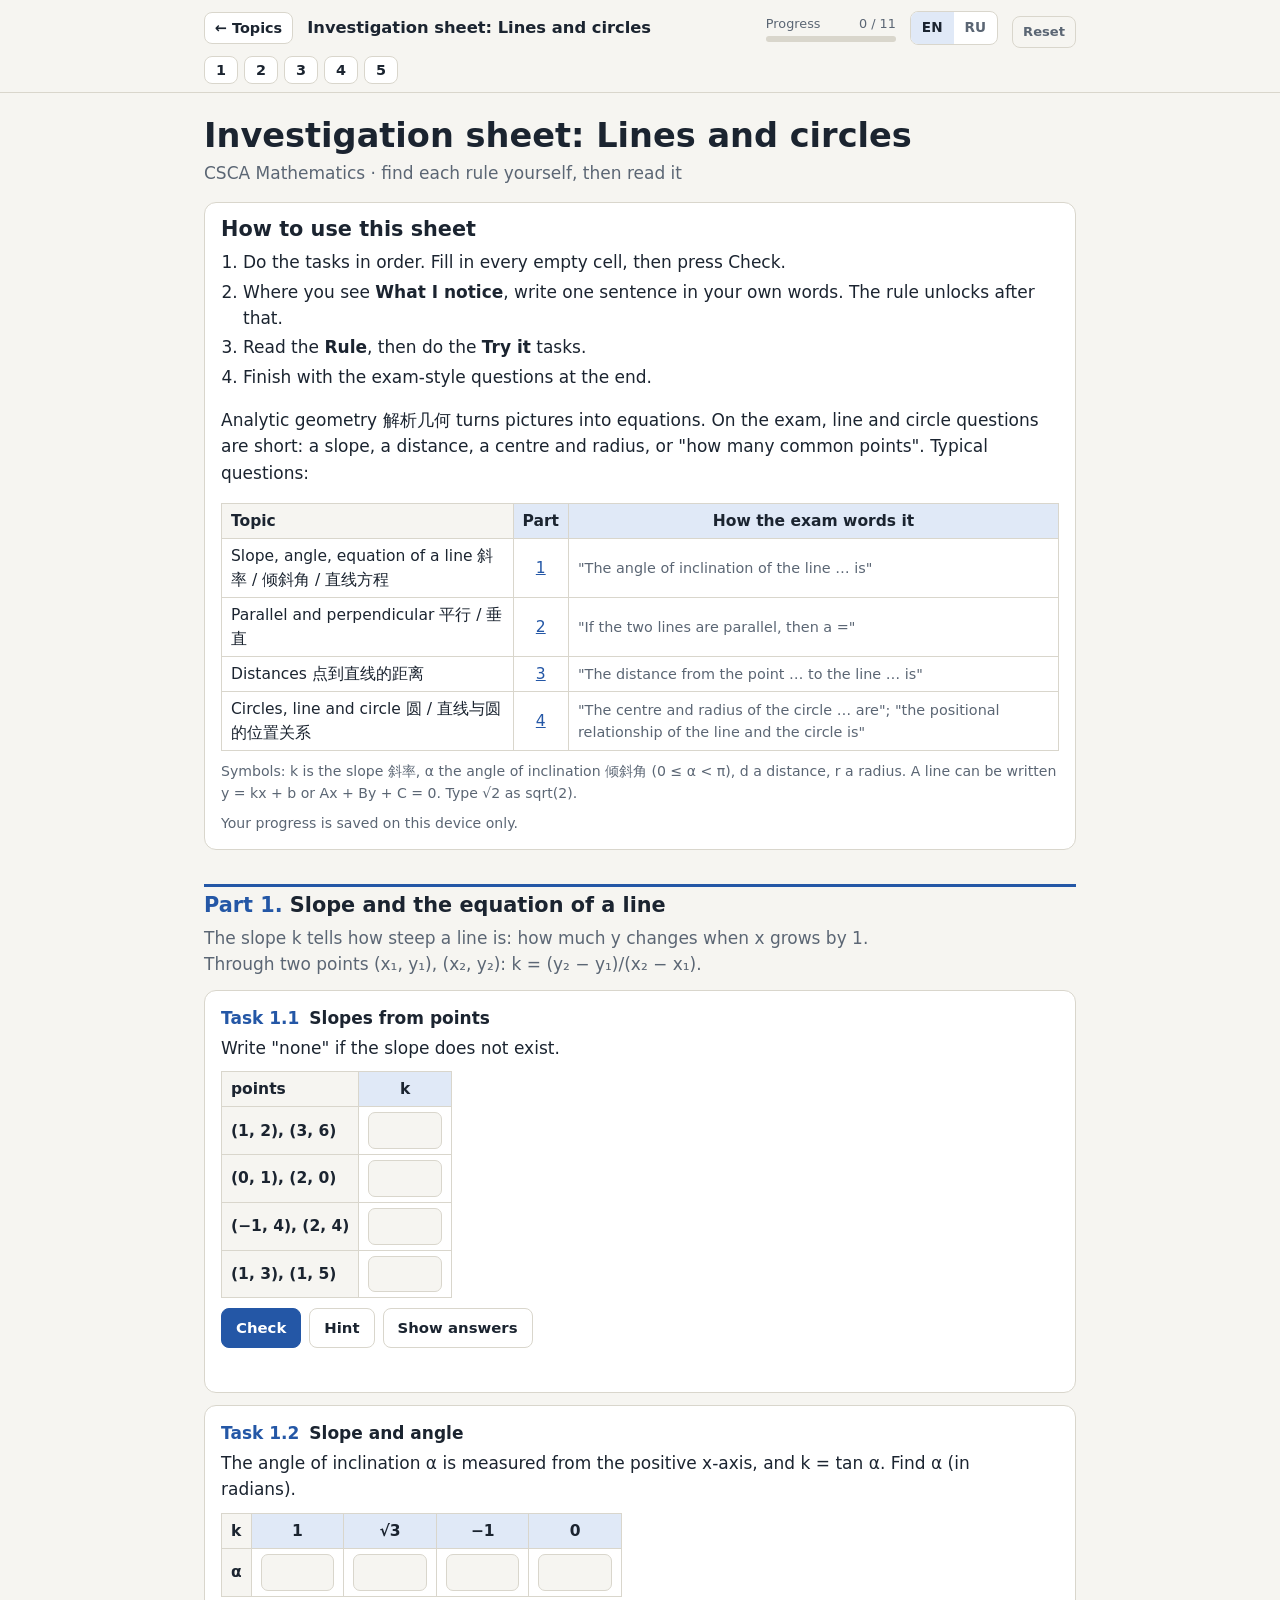
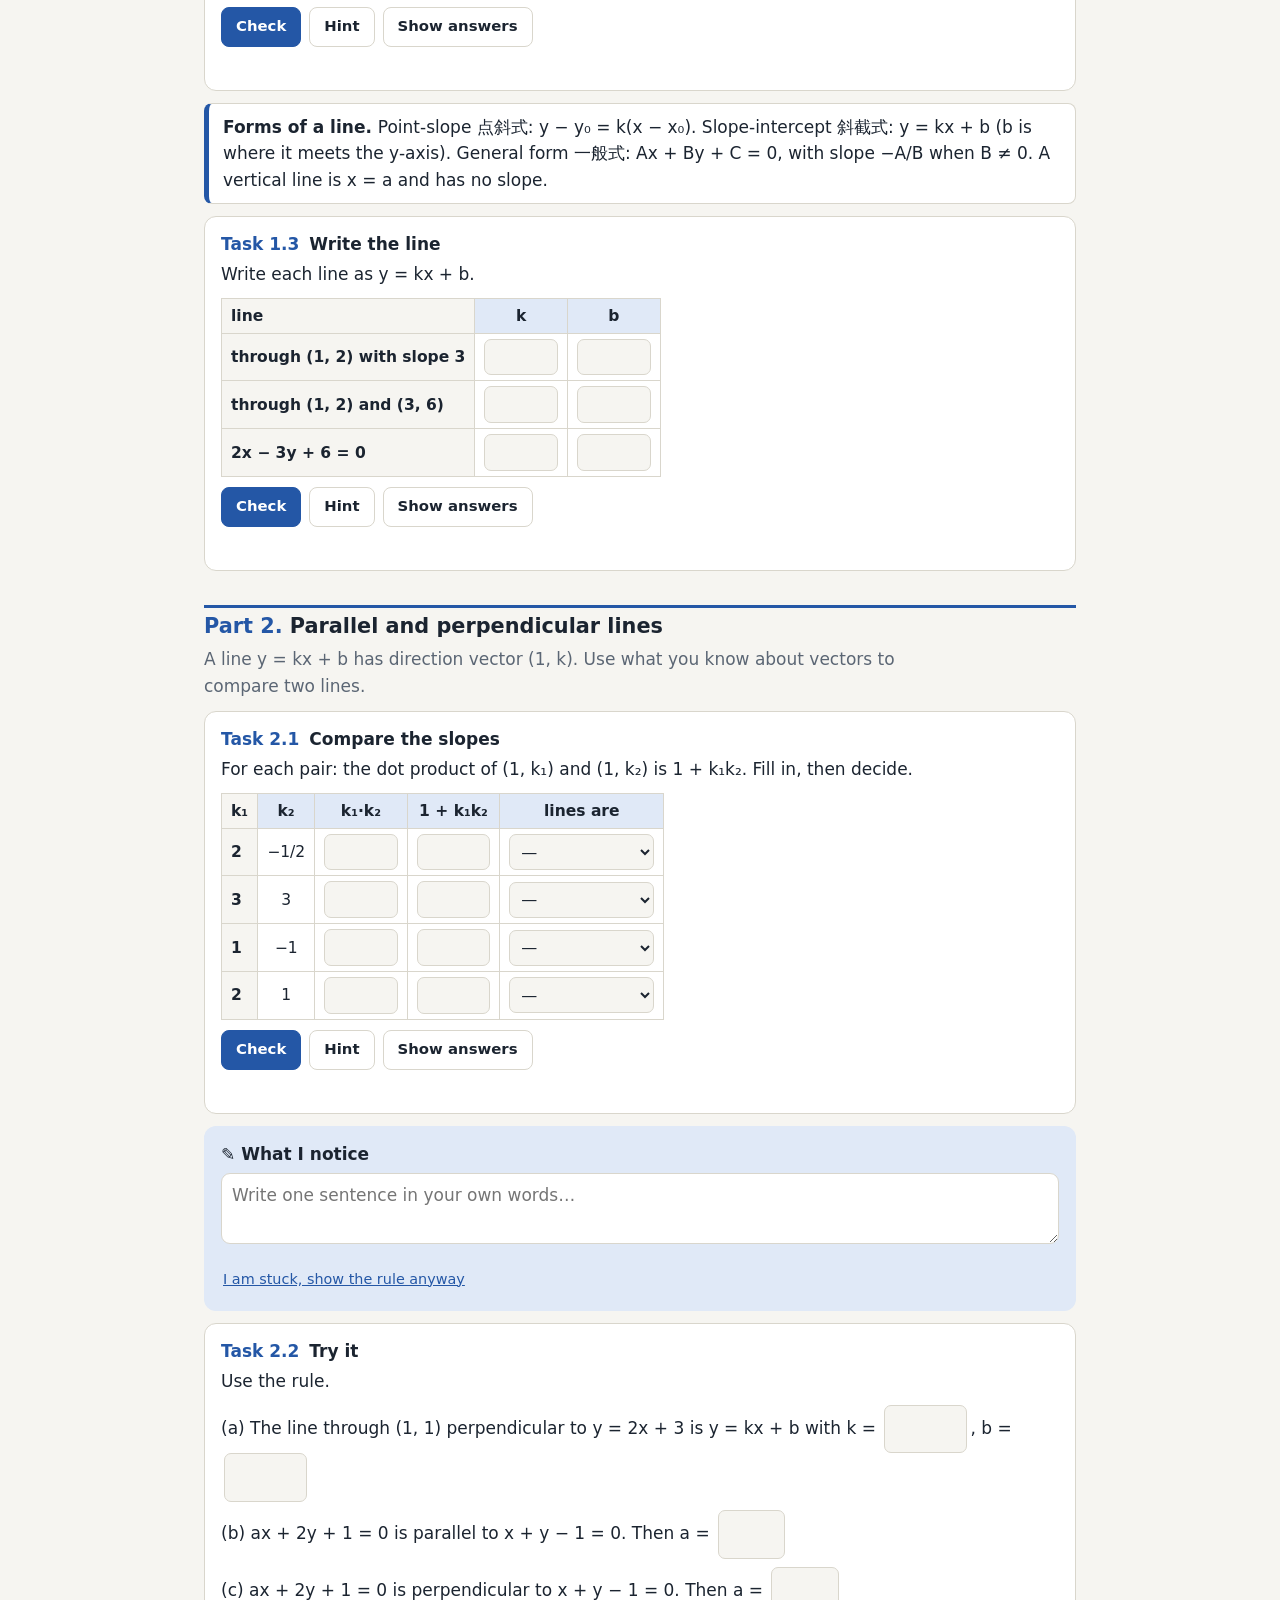
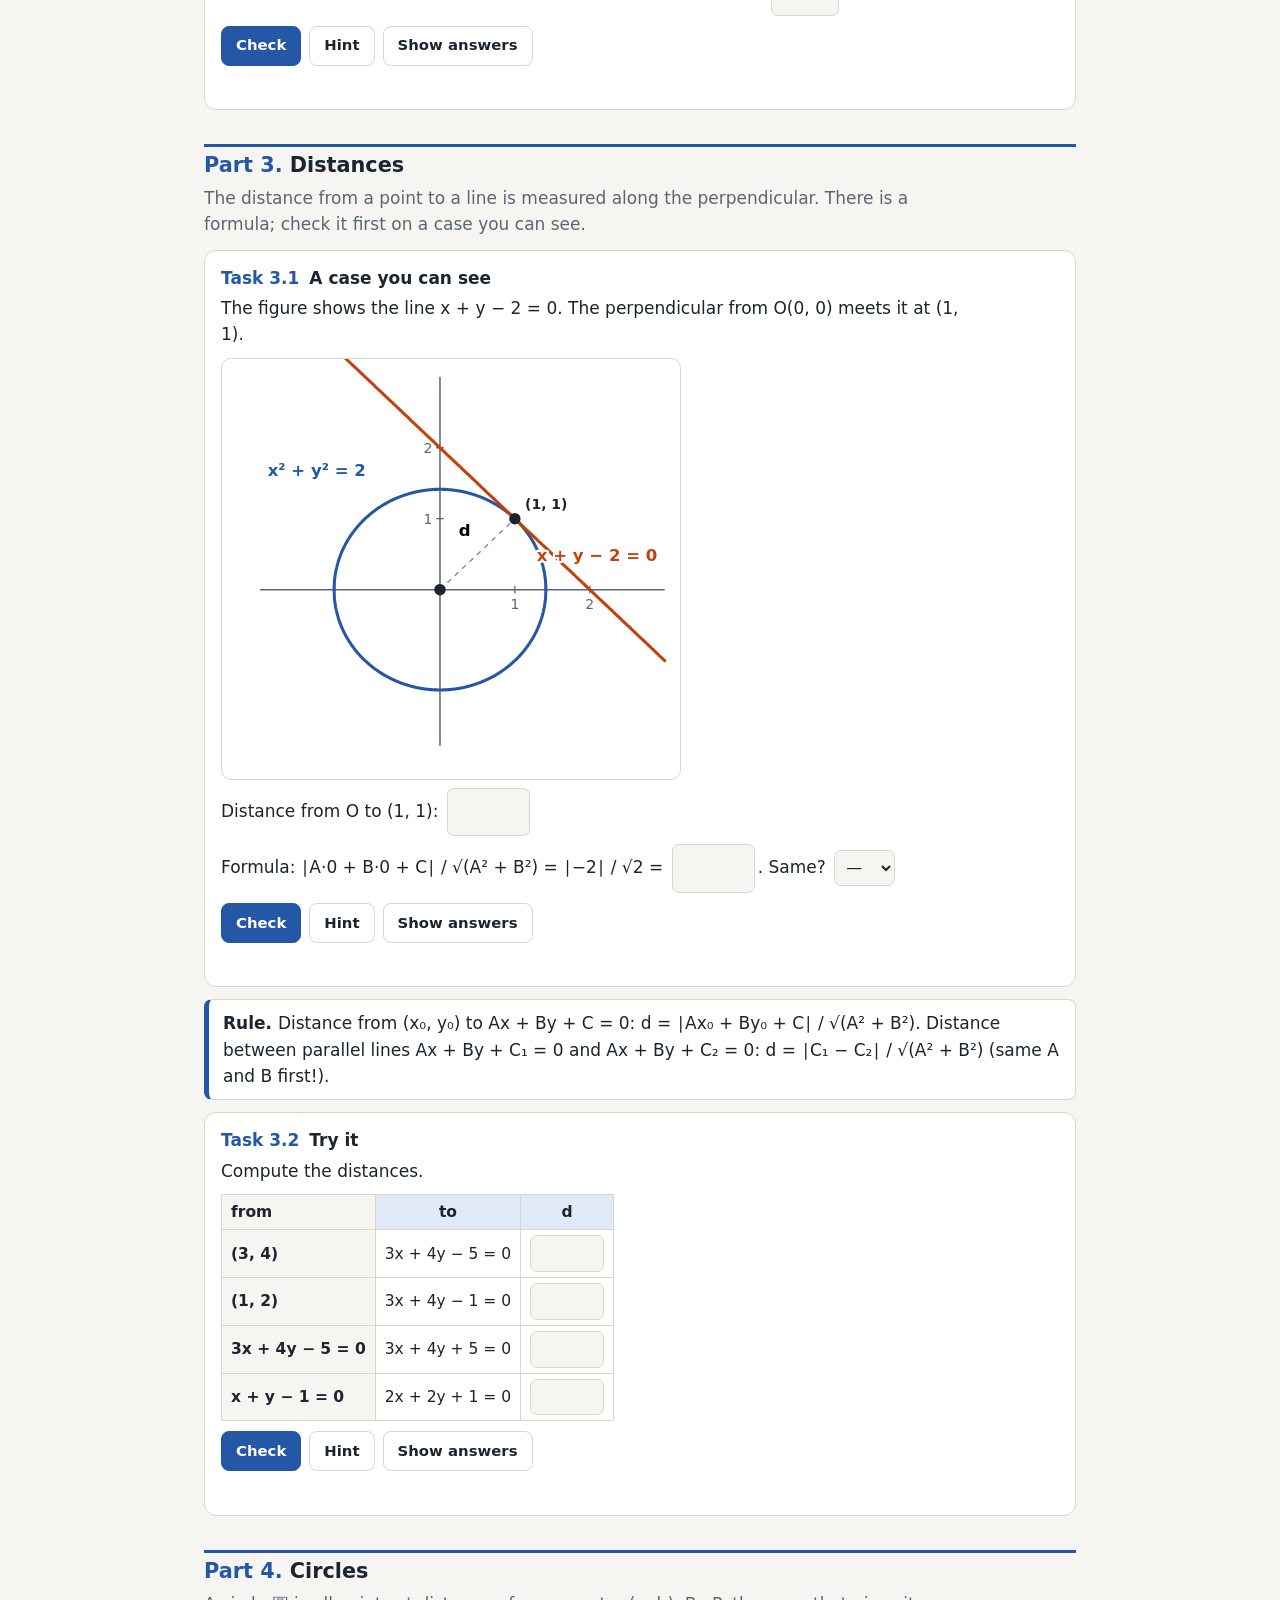
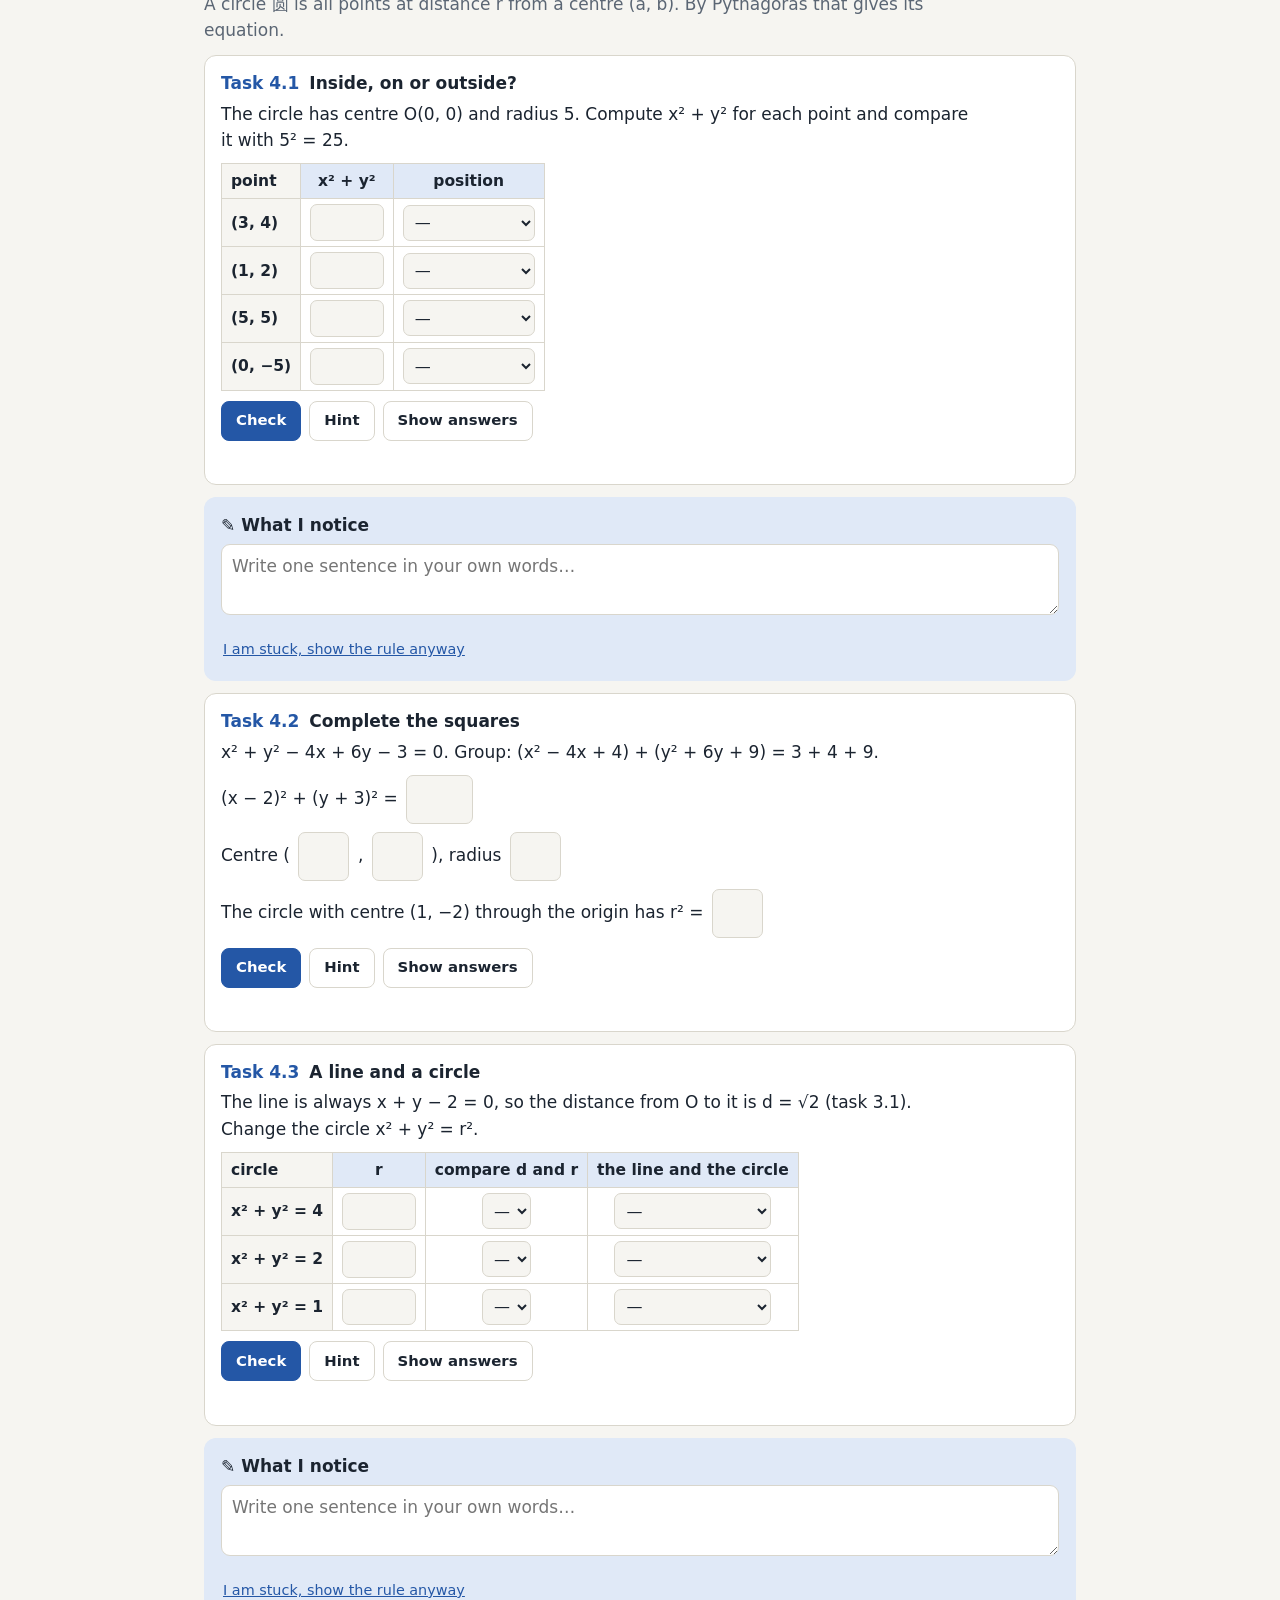
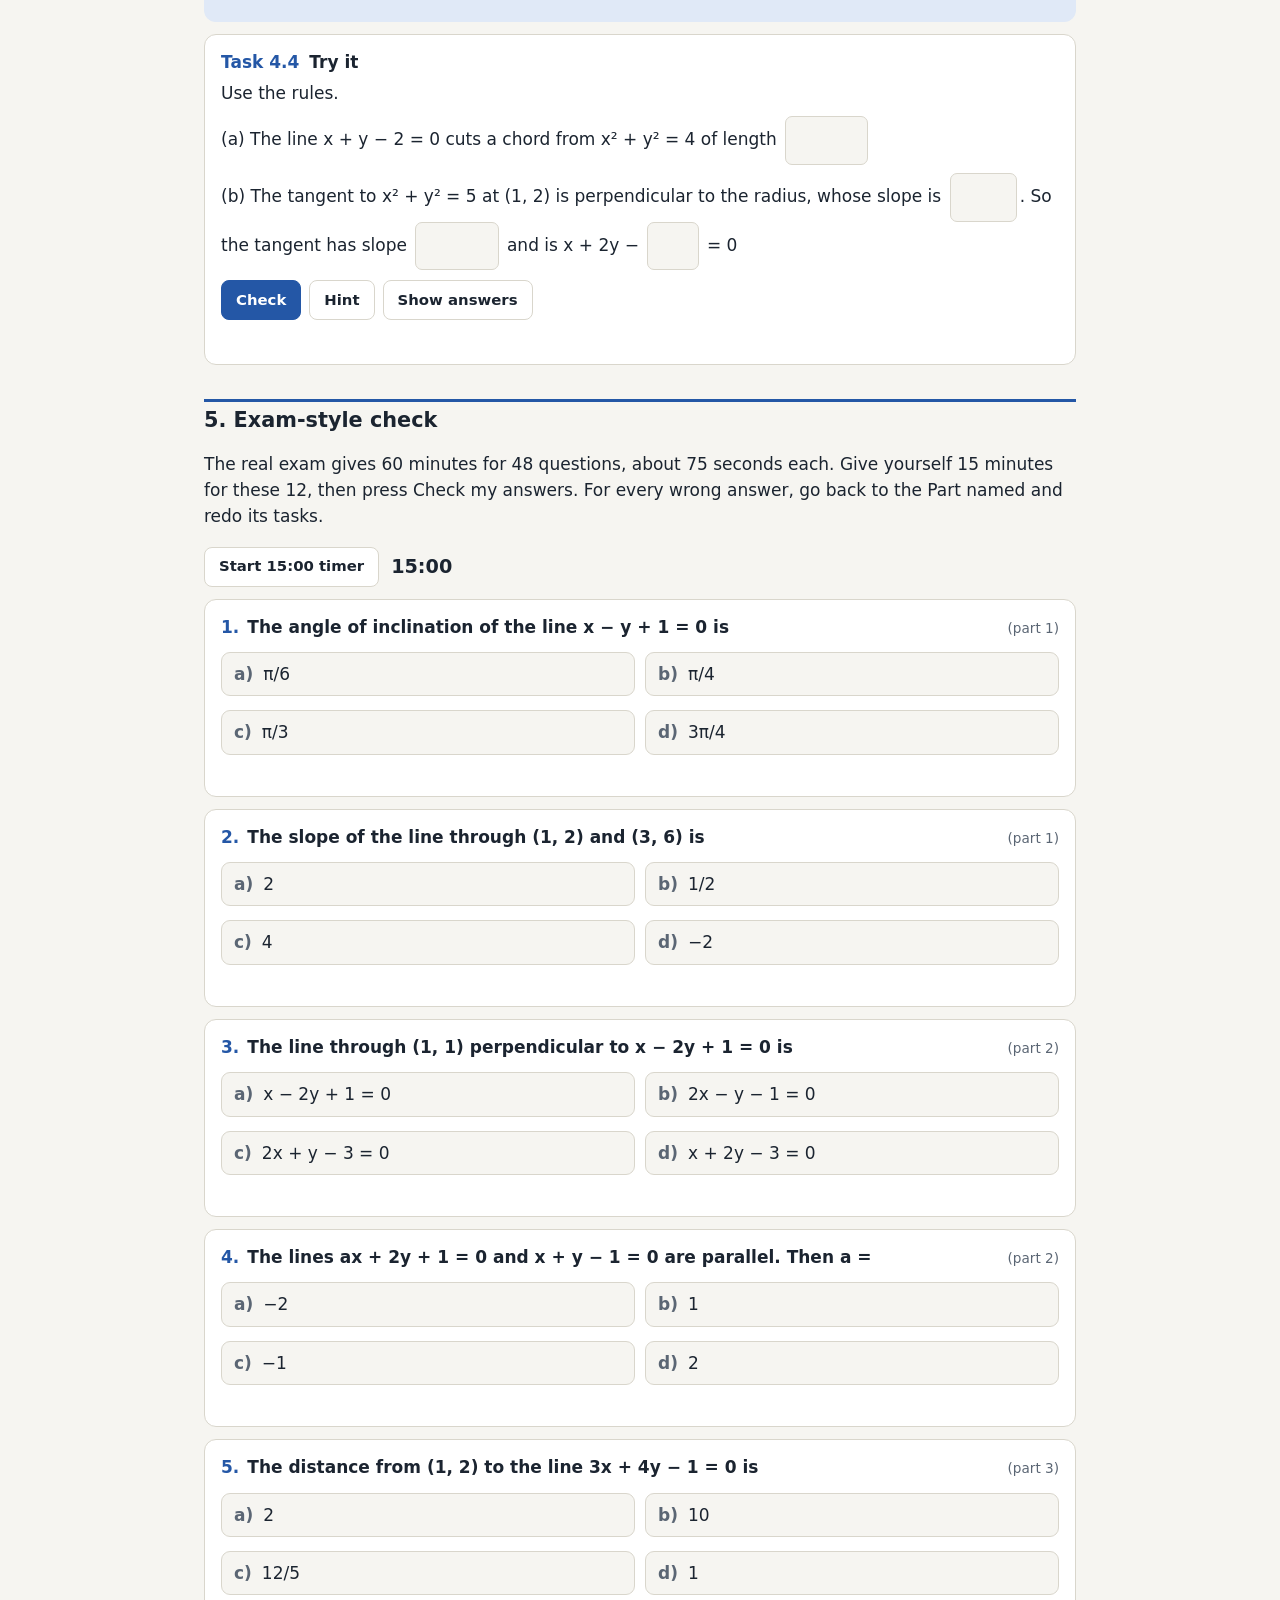
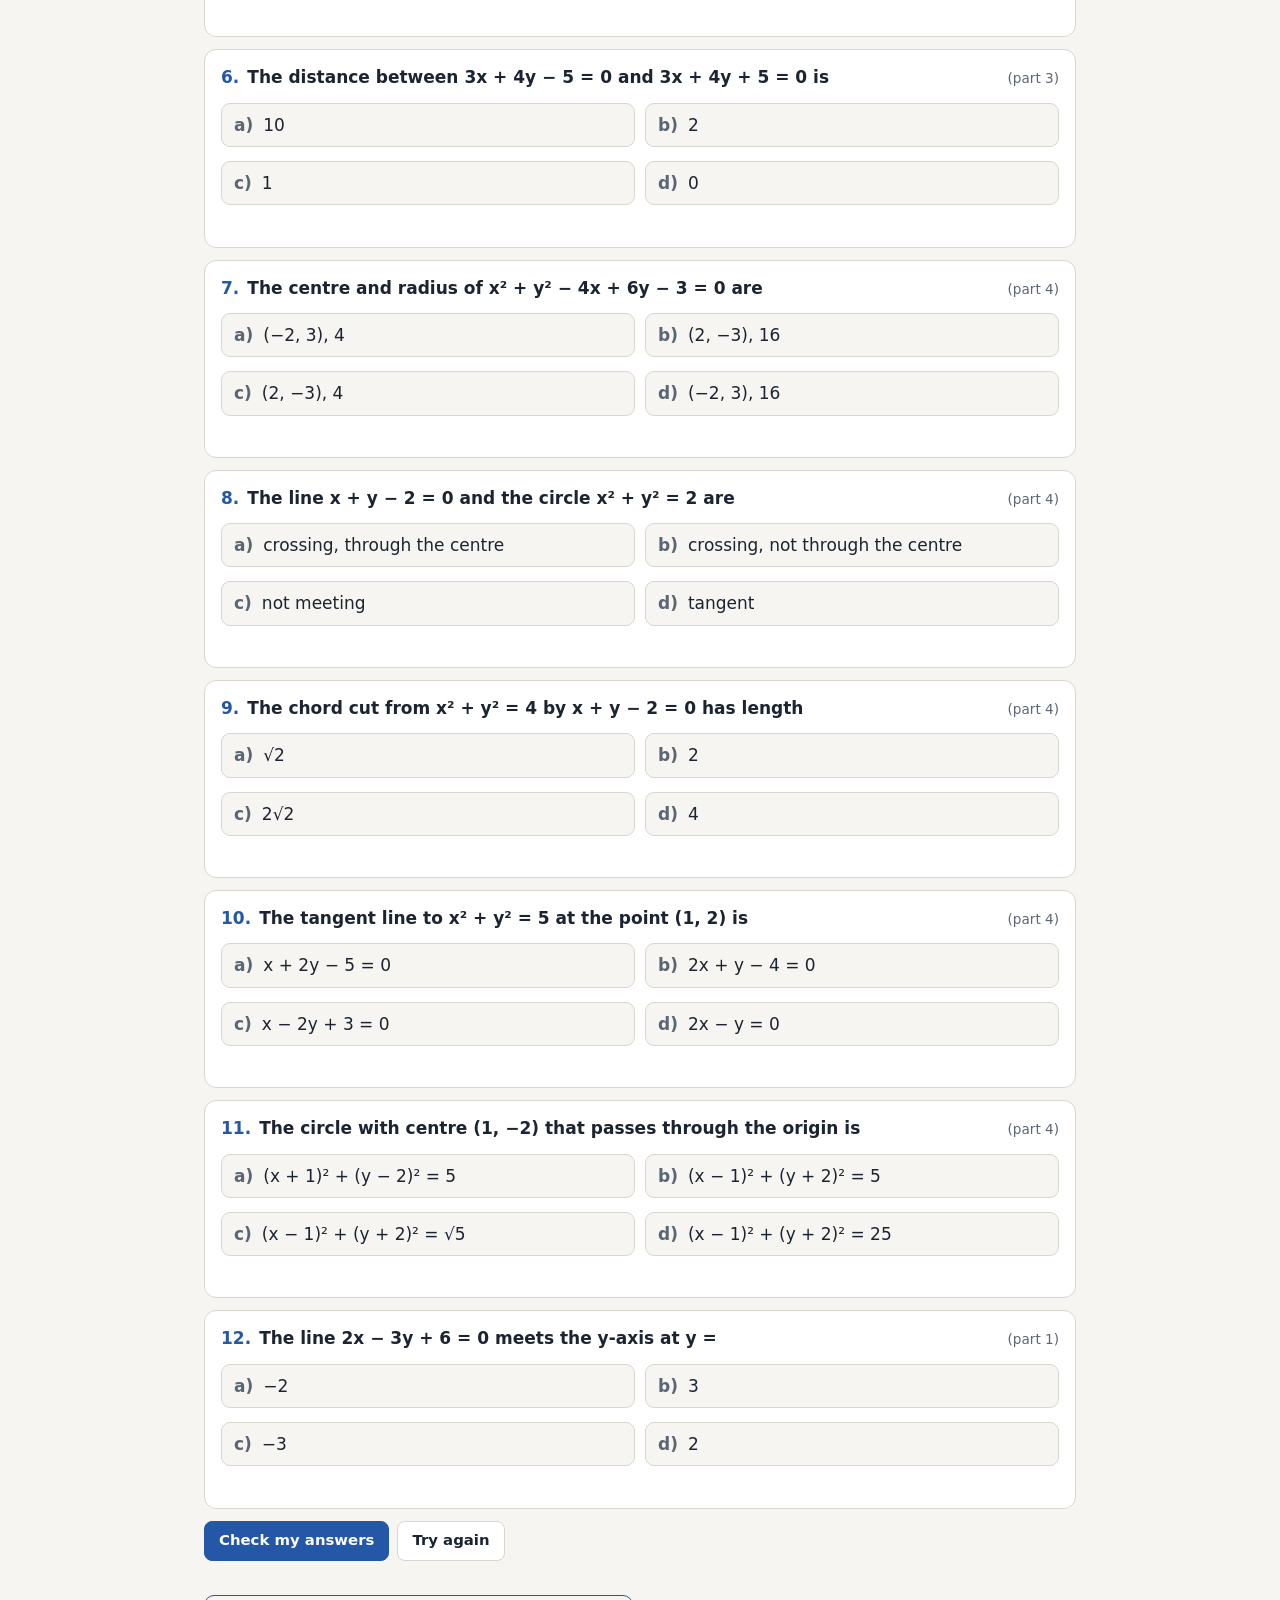
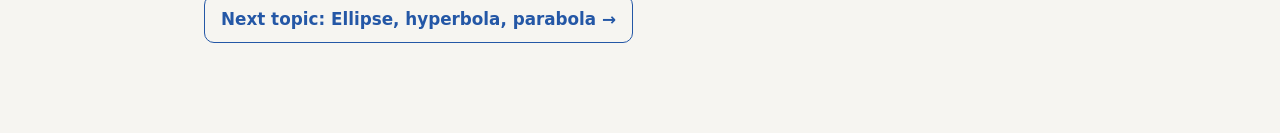
<file: docs/math/lines-circles.html>
<!DOCTYPE html>
<html lang="en">
<head>
<meta charset="utf-8">
<meta name="viewport" content="width=device-width, initial-scale=1">
<title>Lines and circles</title>
<style>
:root{
  --bg:#f6f5f1; --bar:rgba(246,245,241,.94); --surface:#fff; --ink:#1b2430; --muted:#5b6674; --line:#d9d6cc;
  --accent:#2457a6; --accent-ink:#fff; --accent-soft:#e0e9f7;
  --hint:#8a5300; --hint-soft:#fbf0d9;
  --good:#17803d; --good-soft:#dff3e5; --bad:#b3261e; --bad-soft:#fbe4e1;
  --c1:#2457a6; --c2:#c2410c; --c3:#2f7d57;
  --font:system-ui,-apple-system,"Segoe UI",Roboto,"Noto Sans","PingFang SC","Noto Sans SC","Microsoft YaHei",sans-serif;
  --mono:ui-monospace,"SF Mono",Menlo,Consolas,monospace;
  color-scheme:light;
}
@media (prefers-color-scheme:dark){:root:not([data-theme="light"]){
  --bg:#12171e; --bar:rgba(18,23,30,.94); --surface:#1b222c; --ink:#e8edf3; --muted:#9aa7b6; --line:#2e3846;
  --accent:#7fb0ff; --accent-ink:#0c1b33; --accent-soft:#1e2f4d;
  --hint:#f5b84a; --hint-soft:#33280f;
  --good:#5fd38a; --good-soft:#123221; --bad:#ff8a80; --bad-soft:#3d1c19;
  --c1:#7fb0ff; --c2:#ff9a6b; --c3:#6fd9a1; color-scheme:dark;}}
:root[data-theme="dark"]{
  --bg:#12171e; --bar:rgba(18,23,30,.94); --surface:#1b222c; --ink:#e8edf3; --muted:#9aa7b6; --line:#2e3846;
  --accent:#7fb0ff; --accent-ink:#0c1b33; --accent-soft:#1e2f4d;
  --hint:#f5b84a; --hint-soft:#33280f;
  --good:#5fd38a; --good-soft:#123221; --bad:#ff8a80; --bad-soft:#3d1c19;
  --c1:#7fb0ff; --c2:#ff9a6b; --c3:#6fd9a1; color-scheme:dark;}
*{box-sizing:border-box}
html{scroll-behavior:smooth;-webkit-text-size-adjust:100%}
@media (prefers-reduced-motion:reduce){html{scroll-behavior:auto}}
body{margin:0;background:var(--bg);color:var(--ink);font:400 17px/1.55 var(--font)}
button,input,select,textarea{font:inherit;color:inherit}
button{cursor:pointer}
:focus-visible{outline:3px solid var(--accent);outline-offset:2px;border-radius:6px}
a{color:var(--accent)}
.topbar{position:sticky;top:0;z-index:20;background:var(--bar);backdrop-filter:blur(8px);-webkit-backdrop-filter:blur(8px);border-bottom:1px solid var(--line);padding-top:env(safe-area-inset-top)}
.topin{max-width:900px;margin:0 auto;padding:8px 14px;display:flex;flex-wrap:wrap;align-items:center;gap:6px 14px}
.brand{font-weight:700;margin-right:auto;font-size:1.02rem;min-width:0}
.prog{min-width:130px;font-size:.8rem;color:var(--muted);font-variant-numeric:tabular-nums}
.ptxtrow{display:flex;justify-content:space-between;gap:10px}
.bar{height:6px;background:var(--line);border-radius:3px;overflow:hidden;margin-top:2px}
.bar>span{display:block;height:100%;width:0;background:var(--good);transition:width .25s}
.chips{max-width:900px;margin:0 auto;padding:0 14px 8px;display:flex;gap:6px;overflow-x:auto}
.chips a{flex:none;min-width:34px;text-align:center;text-decoration:none;border:1px solid var(--line);background:var(--surface);color:var(--ink);border-radius:8px;padding:2px 10px;font-weight:600;font-size:.9rem}
.chips a:hover{border-color:var(--accent)}
.seg{display:inline-flex;border:1px solid var(--line);border-radius:8px;overflow:hidden;background:var(--surface)}
.seg button{border:0;background:transparent;padding:5px 11px;font-weight:700;font-size:.85rem;color:var(--muted)}
.seg button[aria-pressed=true]{background:var(--accent-soft);color:var(--ink)}
.btn{border:1px solid var(--line);background:var(--surface);border-radius:8px;padding:7px 14px;font-weight:600;font-size:.93rem;min-height:40px}
.btn:hover{border-color:var(--accent)}
.btn.primary{background:var(--accent);border-color:var(--accent);color:var(--accent-ink)}
.btn.ghost{background:transparent}
.btn.small{min-height:32px;padding:3px 10px;font-size:.82rem}
.btn:disabled{opacity:.55;cursor:not-allowed}
.linkbtn{border:0;background:none;color:var(--accent);text-decoration:underline;padding:6px 2px;font-size:.9rem}
.wrap{max-width:900px;margin:0 auto;padding:0 14px 90px}
h1{font-size:clamp(1.55rem,5vw,2.1rem);line-height:1.15;margin:24px 0 4px;text-wrap:balance}
h2{font-size:1.3rem;line-height:1.25;margin:0 0 6px;text-wrap:balance}
.sub{color:var(--muted);margin:0 0 16px}
.small{font-size:.88rem;color:var(--muted);margin:8px 0 0}
.card{background:var(--surface);border:1px solid var(--line);border-radius:12px;padding:14px 16px;margin:12px 0}
.how ol{margin:6px 0 10px;padding-left:22px}
.how li{margin-bottom:3px}
.part{margin-top:34px;scroll-margin-top:96px}
.part>h2{padding-top:6px;border-top:3px solid var(--accent)}
.pn{color:var(--accent)}
.intro{color:var(--muted);max-width:68ch;margin:4px 0 8px}
.task{scroll-margin-top:100px}
.task.done{border-color:var(--good)}
.thead{display:flex;flex-wrap:wrap;gap:4px 10px;align-items:baseline;margin-bottom:4px}
.tnum{font-weight:700;color:var(--accent);font-variant-numeric:tabular-nums}
.ttitle{font-weight:700}
.tdone{margin-left:auto;color:var(--good);font-weight:800;visibility:hidden}
.task.done .tdone{visibility:visible}
.ttext{margin:2px 0 10px;max-width:70ch}
.tw{overflow-x:auto;margin:6px 0 10px;-webkit-overflow-scrolling:touch}
.tbl{border-collapse:collapse;font-size:.97rem;min-width:min(100%,0px)}
.tbl th,.tbl td{border:1px solid var(--line);padding:5px 9px;text-align:center;vertical-align:middle;white-space:nowrap}
.tbl thead th{background:var(--accent-soft)}
.tbl tbody th,.tbl tr>th:first-child{background:var(--bg);text-align:left;font-weight:600}
.tbl td.wd{white-space:normal;text-align:left;font-size:.9rem;color:var(--muted)}
.how .tbl td:first-child{text-align:left;white-space:normal}
.fld{width:4.6em;max-width:100%;padding:5px 7px;border:1.5px solid var(--line);border-radius:7px;background:var(--bg);text-align:center;font-size:1rem;min-height:36px}
.fld.sel{width:auto;max-width:15em;text-align:left;padding-right:4px}
.fld:focus{border-color:var(--accent)}
.fld.ok{border-color:var(--good);background:var(--good-soft)}
.fld.bad{border-color:var(--bad);background:var(--bad-soft)}
.bl{margin:8px 0;line-height:2.3}
.bl .fld{margin:0 3px}
.mc{margin:10px 0}.mcq{margin:0 0 6px;font-weight:600}
.opt{display:flex;gap:10px;align-items:baseline;width:100%;text-align:left;border:1.5px solid var(--line);background:var(--bg);border-radius:9px;padding:8px 12px;margin:6px 0;min-height:44px}
.opt .lab{font-weight:700;color:var(--muted);flex:none}
.opt[aria-pressed=true]{border-color:var(--accent);background:var(--accent-soft)}
.opt.ok{border-color:var(--good);background:var(--good-soft)}
.opt.bad{border-color:var(--bad);background:var(--bad-soft)}
.open{margin:10px 0}
.oq{margin:0 0 4px;font-weight:600}
.ta{width:100%;border:1.5px solid var(--line);border-radius:9px;background:var(--bg);padding:8px 10px;resize:vertical;min-height:48px}
.ta:focus{border-color:var(--accent)}
.ref{margin-top:6px;background:var(--good-soft);border-left:4px solid var(--good);padding:7px 11px;border-radius:6px}
.acts{display:flex;flex-wrap:wrap;gap:8px;align-items:center;margin-top:10px}
.hintbox{margin-top:10px;background:var(--hint-soft);border-left:4px solid var(--hint);padding:8px 12px;border-radius:6px}
.hintbox b{color:var(--hint)}
.msg{min-height:1.4em;margin-top:8px;font-weight:600;font-size:.95rem}
.msg.good{color:var(--good)}.msg.warn{color:var(--bad)}
.tick{margin-top:8px}
.tickbtn[aria-pressed=true]{background:var(--good-soft);border-color:var(--good)}
.notice{background:var(--accent-soft);border-color:transparent}
.nlabel{font-weight:700;margin-bottom:6px}
.notice .ta{background:var(--surface)}
.rulebox{margin-top:10px;background:var(--surface);border-left:5px solid var(--accent);padding:10px 14px;border-radius:8px}
.rulebox.plain{margin:12px 0;border:1px solid var(--line);border-left:5px solid var(--accent)}
.rulebox[hidden]{display:none}
.worked{margin:12px 0;border:1px dashed var(--line);padding:10px 14px;border-radius:8px;background:var(--surface)}
.careful{margin:12px 0;background:var(--hint-soft);border-left:5px solid var(--hint);padding:10px 14px;border-radius:8px}
.figrow{display:flex;flex-wrap:wrap;gap:10px;margin:8px 0}
.figrow>div{flex:1 1 260px;min-width:0}
.figone{max-width:460px;margin:8px 0}.figstack{max-width:520px;margin:8px 0}
.plot{width:100%;height:auto;display:block;background:var(--surface);border:1px solid var(--line);border-radius:10px;margin-bottom:6px}
.plot .ax{stroke:var(--muted);stroke-width:1.2}
.plot .grid{stroke:var(--line);stroke-width:1}
.plot .tk{stroke:var(--muted);stroke-width:1}
.plot text{paint-order:stroke;stroke:var(--surface);stroke-width:3.5px;stroke-linejoin:round}
.plot .tl,.plot .pl{fill:var(--muted);font-size:11px}
.plot .pl{fill:var(--ink);font-weight:600}
.plot .asy{stroke:var(--muted);stroke-width:1;stroke-dasharray:4 4;opacity:.8}
.plot .cv{fill:none;stroke-width:2.4;stroke-linecap:round;stroke-linejoin:round}
.plot .c1{stroke:var(--c1)}.plot .c2{stroke:var(--c2)}.plot .c3{stroke:var(--c3)}
.plot .cl{font-size:13px;font-weight:700}
.plot .c1t{fill:var(--c1)}.plot .c2t{fill:var(--c2)}.plot .c3t{fill:var(--c3)}
.plot .pt{fill:var(--ink)}
.plot .pt.hol{fill:var(--surface);stroke:var(--ink);stroke-width:1.5}
.timerrow{display:flex;gap:12px;align-items:center;margin:8px 0}
.timer{font-variant-numeric:tabular-nums;font-weight:700;font-size:1.2rem}
.timer.low{color:var(--bad)}
.q .qq{display:flex;flex-wrap:wrap;gap:6px 8px;align-items:baseline;font-weight:600}
.qn{color:var(--accent)}
.qpart{margin-left:auto;font-weight:400;color:var(--muted);font-size:.85rem}
.qopts{display:grid;grid-template-columns:repeat(2,minmax(0,1fr));gap:2px 10px;margin-top:6px}
@media (max-width:560px){.qopts{grid-template-columns:1fr}.topin{gap:4px 10px}.brand{flex:1 1 100%}.prog{flex:1}}
.qfb{min-height:1.3em;font-weight:600;font-size:.92rem;margin-top:2px}
.qfb.good{color:var(--good)}.qfb.bad{color:var(--bad)}
.result{margin-top:10px;font-weight:700;font-size:1.15rem}

.back{flex:none;text-decoration:none;font-weight:600;font-size:.9rem;border:1px solid var(--line);background:var(--surface);border-radius:8px;padding:4px 10px;color:var(--ink)}
.back:hover{border-color:var(--accent)}
.nextlink{margin:34px 0 0;font-weight:700;font-size:1.05rem}
.nextlink a{display:inline-block;text-decoration:none;border:1.5px solid var(--accent);border-radius:10px;padding:10px 16px}
.geo{width:100%;max-width:420px;height:auto;display:block;background:var(--surface);border:1px solid var(--line);border-radius:10px;margin:8px 0}
.geo line,.geo path,.geo polygon,.geo circle,.geo ellipse,.geo polyline{fill:none;stroke:var(--ink);stroke-width:1.6;stroke-linejoin:round}
.geo .hid{stroke-dasharray:5 4;stroke:var(--muted)}
.geo .acc{stroke:var(--c1);stroke-width:2.2}.geo .acc2{stroke:var(--c2);stroke-width:2.2}.geo .acc3{stroke:var(--c3);stroke-width:2.2}
.geo .dot{fill:var(--ink);stroke:none}
.geo text{fill:var(--ink);font-size:13px;font-weight:600;stroke:none;paint-order:stroke}
.geo .mt{fill:var(--muted);font-weight:400;font-size:12px}
.geo .fillsoft{fill:var(--accent-soft);stroke:var(--c1)}

</style>
</head>
<body>
<div id="app"></div>
<noscript>This page needs JavaScript. / Для этой страницы нужен JavaScript.</noscript>
<script>
const SUBJECT = {"id": "math", "title_en": "Mathematics", "title_ru": "Математика", "exam": {"questions": 48, "minutes": 60}};
const NAV = {"home": "../index.html", "subject": "index.html", "next": {"href": "conics.html", "title": {"en": "Ellipse, hyperbola, parabola", "ru": "Эллипс, гипербола, парабола"}}};
/* Shared UI text and helpers for every sheet. English + Russian.
   T(en, ru) makes a bilingual string. Math and Chinese terms are shared. */
const T = (en, ru) => ({ en, ru });

const UI = {
  en: {
    progress: 'Progress',
    reset: 'Reset', resetSure: 'Click again to erase',
    check: 'Check', hint: 'Hint', showAns: 'Show answers',
    allGood: 'All correct. Well done.',
    some: (a, b) => `${a} of ${b} correct. Red cells are wrong, try again.`,
    fill: 'Fill in every answer first.',
    mine: 'My answer', ref: 'Answer', gotIt: 'I got it', notYet: 'Not yet', gotItOn: 'Marked as understood',
    notice: 'What I notice', noticePh: 'Write one sentence in your own words…',
    showRule: 'Show the rule', stuck: 'I am stuck, show the rule anyway',
    rule: 'Rule', careful: 'Careful', worked: 'Worked example',
    exam: 'Exam-style check', start: (m) => `Start ${m} timer`,
    examIntro: (min, q, per, mins, n) => `The real exam gives ${min} minutes for ${q} questions, about ${per} seconds each. Give yourself ${mins} minutes for these ${n}, then press Check my answers. For every wrong answer, go back to the Part named and redo its tasks.`,
    back: 'Back to the list of topics', topics: 'Topics', next: 'Next topic', stop: 'Stop timer', timeUp: 'Time is up',
    checkAll: 'Check my answers', score: (a, b) => `Score: ${a} / ${b}`,
    review: 'Review', again: 'Try again',
    howTitle: 'How to use this sheet',
    steps: [
      'Do the tasks in order. Fill in every empty cell, then press Check.',
      'Where you see **What I notice**, write one sentence in your own words. The rule unlocks after that.',
      'Read the **Rule**, then do the **Try it** tasks.',
      'Finish with the exam-style questions at the end.'
    ],
    topic: 'Topic', partCol: 'Part', wording: 'How the exam words it',
    photoNote: 'Your progress is saved on this device only.',
    parts: 'Parts', none: 'none', task: 'Task', part: 'Part',
    opt: { yes: 'yes', no: 'no', same: 'same', opposite: 'opposite', neither: 'neither', up: 'always goes up', down: 'always goes down', change: 'changes direction', yaxis: 'the y-axis', origin: 'the origin', xaxis: 'the x-axis' }
  },
  ru: {
    progress: 'Прогресс',
    reset: 'Сбросить', resetSure: 'Нажмите ещё раз, чтобы стереть',
    check: 'Проверить', hint: 'Подсказка', showAns: 'Показать ответы',
    allGood: 'Всё верно. Отлично.',
    some: (a, b) => `Верно ${a} из ${b}. Красные ячейки неверны, попробуйте ещё раз.`,
    fill: 'Сначала заполните все ответы.',
    mine: 'Мой ответ', ref: 'Ответ', gotIt: 'Я понял(а)', notYet: 'Пока нет', gotItOn: 'Отмечено: понял(а)',
    notice: 'Что я заметил(а)', noticePh: 'Напишите одно предложение своими словами…',
    showRule: 'Показать правило', stuck: 'Не получается, показать правило',
    rule: 'Правило', careful: 'Осторожно', worked: 'Разобранный пример',
    exam: 'Проверка в формате экзамена', start: (m) => `Запустить таймер ${m}`,
    examIntro: (min, q, per, mins, n) => `На настоящем экзамене даётся ${min} минут на ${q} вопросов, то есть около ${per} секунд на вопрос. Дайте себе ${mins} мин. на эти ${n}. Затем нажмите «Проверить ответы». За каждый неверный ответ вернитесь к названной части и повторите её задания.`,
    back: 'Назад к списку тем', topics: 'Темы', next: 'Следующая тема', stop: 'Остановить таймер', timeUp: 'Время вышло',
    checkAll: 'Проверить ответы', score: (a, b) => `Результат: ${a} / ${b}`,
    review: 'Повторить', again: 'Ещё раз',
    howTitle: 'Как пользоваться листом',
    steps: [
      'Выполняйте задания по порядку. Заполните все пустые ячейки и нажмите «Проверить».',
      'Там, где написано **Что я заметил(а)**, напишите одно предложение своими словами. После этого откроется правило.',
      'Прочитайте **Правило**, затем выполните задания **Попробуйте сами**.',
      'В конце решите вопросы в формате экзамена.'
    ],
    topic: 'Тема', partCol: 'Часть', wording: 'Как это формулируют на экзамене',
    photoNote: 'Ваш прогресс сохраняется только на этом устройстве.',
    parts: 'Части', none: 'нет', task: 'Задание', part: 'Часть',
    opt: { yes: 'да', no: 'нет', same: 'одинаковые', opposite: 'противоположные', neither: 'ни то, ни другое', up: 'всегда растёт', down: 'всегда убывает', change: 'меняет направление', yaxis: 'оси y', origin: 'начала координат', xaxis: 'оси x' }
  }
};

/* option helpers */
const O = (k) => ({ k });                      // key into UI.opt
const YN = [O('yes'), O('no')];
const SON = [O('same'), O('opposite'), O('neither')];
const MON = [O('up'), O('down'), O('change')];
const LR = [{ k: 'left', en: 'left', ru: 'влево' }, { k: 'right', en: 'right', ru: 'вправо' }];
const COND = [{ k: 'suf', en: 'sufficient, not necessary', ru: 'достаточное, не необходимое' }, { k: 'nec', en: 'necessary, not sufficient', ru: 'необходимое, не достаточное' },
  { k: 'both', en: 'necessary and sufficient', ru: 'необходимое и достаточное' }, { k: 'neither', en: 'neither', ru: 'ни то, ни другое' }];

/* small static table */
const mini = (rows) => ({ k: 'html', html: '<div class="tw"><table class="tbl">' + rows.map((r, i) => '<tr>' + r.map(c => i === 0 || c === r[0] ? `<th>${c}</th>` : `<td>${c}</td>`).join('') + '</tr>').join('') + '</table></div>' });

/* Sheet: Lines and circles (CSCA Mathematics, plane analytic geometry part 1). */
const SHEET = {
  key: 'csca-math-lines-circles-v1',
  title: T('Investigation sheet: Lines and circles', 'Исследовательский лист: прямые и окружности'),
  sub: T('CSCA Mathematics · find each rule yourself, then read it', 'CSCA, математика · найдите каждое правило сами, потом прочитайте его'),
  stats: T('Analytic geometry 解析几何 turns pictures into equations. On the exam, line and circle questions are short: a slope, a distance, a centre and radius, or "how many common points". Typical questions:',
           'Аналитическая геометрия 解析几何 превращает рисунки в уравнения. На экзамене вопросы о прямых и окружностях короткие: угловой коэффициент, расстояние, центр и радиус или «сколько общих точек». Типичные вопросы:'),
  symbols: T('Symbols: k is the slope 斜率, α the angle of inclination 倾斜角 (0 ≤ α < π), d a distance, r a radius. A line can be written y = kx + b or Ax + By + C = 0. Type √2 as sqrt(2).',
             'Обозначения: k — угловой коэффициент 斜率, α — угол наклона 倾斜角 (0 ≤ α < π), d — расстояние, r — радиус. Прямую можно записать как y = kx + b или Ax + By + C = 0. √2 вводите как sqrt(2).')
};

SHEET.figs = ({ h, plot }) => ({
  tangentline() {
    const r = Math.SQRT2, top = x => Math.sqrt(Math.max(0, 2 - x * x)), bot = x => -Math.sqrt(Math.max(0, 2 - x * x));
    const s = plot({ label: 'Circle x² + y² = 2, the line x + y − 2 = 0 touching it at (1, 1), and the distance from the centre to the line', w: 360, h: 330, x0: -2.4, x1: 3, y0: -2.2, y1: 3,
      xt: [{ v: 1, l: '1' }, { v: 2, l: '2' }], yt: [{ v: 1, l: '1' }, { v: 2, l: '2' }],
      curves: [{ f: top, cls: 'c1', x0: -r, x1: r }, { f: bot, cls: 'c1', x0: -r, x1: r }, { f: x => 2 - x, cls: 'c2' }],
      segs: [[0, 0, 1, 1]], pts: [{ x: 1, y: 1, l: '(1, 1)', dx: 8, dy: -8 }, { x: 0, y: 0 }],
      tx: [{ x: -2.3, y: 1.6, t: 'x² + y² = 2', cls: 'c1t' }, { x: 2.9, y: 0.4, t: 'x + y − 2 = 0', cls: 'c2t', anc: 'end' }, { x: 0.25, y: 0.75, t: 'd' }] });
    return h('div', { class: 'figone', html: s });
  }
});

const POS = [{ k: 'in', en: 'inside', ru: 'внутри' }, { k: 'on', en: 'on the circle', ru: 'на окружности' }, { k: 'out', en: 'outside', ru: 'снаружи' }];
const REL = [{ k: 'par', en: 'parallel', ru: 'параллельны' }, { k: 'perp', en: 'perpendicular', ru: 'перпендикулярны' }, { k: 'neither', en: 'neither', ru: 'ни то, ни другое' }];
const LC = [{ k: '2', en: 'cross (2 points)', ru: 'пересекаются (2 точки)' }, { k: '1', en: 'touch (1 point)', ru: 'касаются (1 точка)' }, { k: '0', en: 'miss (0 points)', ru: 'не пересекаются (0 точек)' }];

const PARTS = [
/* ================= PART 1 ================= */
{ id: 1, title: T('Slope and the equation of a line', 'Угловой коэффициент и уравнение прямой'),
  intro: T('The slope k tells how steep a line is: how much y changes when x grows by 1. Through two points (x₁, y₁), (x₂, y₂): k = (y₂ − y₁)/(x₂ − x₁).', 'Угловой коэффициент k показывает крутизну прямой: на сколько меняется y, когда x увеличивается на 1. Через две точки (x₁, y₁), (x₂, y₂): k = (y₂ − y₁)/(x₂ − x₁).'),
  items: [
  { t: 'task', id: '1.1', title: T('Slopes from points', 'Угловые коэффициенты по точкам'),
    text: T('Write "none" if the slope does not exist.', 'Если углового коэффициента нет, напишите «нет».'),
    parts: [{ k: 'table', head: [T('points', 'точки'), 'k'], rows: [['(1, 2), (3, 6)', { a: '2' }], ['(0, 1), (2, 0)', { a: '-1/2' }], ['(−1, 4), (2, 4)', { a: '0' }], ['(1, 3), (1, 5)', { a: 'none' }]] }],
    hint: T('In the last row x₂ − x₁ = 0: the line is vertical.', 'В последней строке x₂ − x₁ = 0: прямая вертикальна.') },
  { t: 'task', id: '1.2', title: T('Slope and angle', 'Угловой коэффициент и угол'),
    text: T('The angle of inclination α is measured from the positive x-axis, and k = tan α. Find α (in radians).', 'Угол наклона α отсчитывается от положительного направления оси x, и k = tan α. Найдите α (в радианах).'),
    parts: [{ k: 'table', head: ['k', '1', '√3', '−1', '0'], rows: [['α', { a: 'π/4' }, { a: 'π/3' }, { a: '3π/4' }, { a: '0' }]] }],
    hint: T('tan(π/4) = 1, tan(π/3) = √3. A negative slope means an angle between π/2 and π.', 'tan(π/4) = 1, tan(π/3) = √3. Отрицательный угловой коэффициент означает угол между π/2 и π.') },
  { t: 'rule', label: T('Forms of a line', 'Виды уравнения прямой'), text: T('Point-slope 点斜式: y − y₀ = k(x − x₀). Slope-intercept 斜截式: y = kx + b (b is where it meets the y-axis). General form 一般式: Ax + By + C = 0, with slope −A/B when B ≠ 0. A vertical line is x = a and has no slope.', 'С точкой и угловым коэффициентом 点斜式: y − y₀ = k(x − x₀). С угловым коэффициентом 斜截式: y = kx + b (b — точка пересечения с осью y). Общий вид 一般式: Ax + By + C = 0, угловой коэффициент −A/B при B ≠ 0. Вертикальная прямая x = a не имеет углового коэффициента.') },
  { t: 'task', id: '1.3', title: T('Write the line', 'Запишите прямую'),
    text: T('Write each line as y = kx + b.', 'Запишите каждую прямую в виде y = kx + b.'),
    parts: [{ k: 'table', head: [T('line', 'прямая'), 'k', 'b'], rows: [
      [T('through (1, 2) with slope 3', 'через (1, 2) с k = 3'), { a: '3' }, { a: '-1' }],
      [T('through (1, 2) and (3, 6)', 'через (1, 2) и (3, 6)'), { a: '2' }, { a: '0' }],
      ['2x − 3y + 6 = 0', { a: '2/3' }, { a: '2' }]] }],
    hint: T('y − 2 = 3(x − 1). For the last one solve for y: 3y = 2x + 6.', 'y − 2 = 3(x − 1). В последней выразите y: 3y = 2x + 6.') }
  ]},

/* ================= PART 2 ================= */
{ id: 2, title: T('Parallel and perpendicular lines', 'Параллельные и перпендикулярные прямые'),
  intro: T('A line y = kx + b has direction vector (1, k). Use what you know about vectors to compare two lines.', 'У прямой y = kx + b направляющий вектор (1, k). Используйте знания о векторах, чтобы сравнить две прямые.'),
  items: [
  { t: 'task', id: '2.1', title: T('Compare the slopes', 'Сравните угловые коэффициенты'),
    text: T('For each pair: the dot product of (1, k₁) and (1, k₂) is 1 + k₁k₂. Fill in, then decide.', 'Для каждой пары скалярное произведение (1, k₁) и (1, k₂) равно 1 + k₁k₂. Заполните и решите.'),
    parts: [{ k: 'table', head: ['k₁', 'k₂', 'k₁·k₂', '1 + k₁k₂', T('lines are', 'прямые')], rows: [
      ['2', '−1/2', { a: '-1' }, { a: '0' }, { a: 'perp', sel: REL }],
      ['3', '3', { a: '9' }, { a: '10' }, { a: 'par', sel: REL }],
      ['1', '−1', { a: '-1' }, { a: '0' }, { a: 'perp', sel: REL }],
      ['2', '1', { a: '2' }, { a: '3' }, { a: 'neither', sel: REL }]] }],
    hint: T('Dot product 0 means perpendicular. Equal slopes mean the same direction (if b is different, the lines are parallel).', 'Скалярное произведение 0 означает перпендикулярность. Равные угловые коэффициенты — одно направление (если b различны, прямые параллельны).') },
  { t: 'notice', id: 'n2', rule: T('Two lines with slopes k₁, k₂: parallel ⇔ k₁ = k₂ (and different b); perpendicular ⇔ k₁·k₂ = −1. In general form: A₁x + B₁y + C₁ = 0 ⊥ A₂x + B₂y + C₂ = 0 ⇔ A₁A₂ + B₁B₂ = 0.', 'Две прямые с угловыми коэффициентами k₁, k₂: параллельны ⇔ k₁ = k₂ (и b различны); перпендикулярны ⇔ k₁·k₂ = −1. В общем виде: A₁x + B₁y + C₁ = 0 ⊥ A₂x + B₂y + C₂ = 0 ⇔ A₁A₂ + B₁B₂ = 0.') },
  { t: 'task', id: '2.2', title: T('Try it', 'Попробуйте сами'),
    text: T('Use the rule.', 'Используйте правило.'),
    parts: [{ k: 'blanks', lines: [
      [T('(a) The line through (1, 1) perpendicular to y = 2x + 3 is y = kx + b with k = ', '(a) Прямая через (1, 1), перпендикулярная y = 2x + 3, — это y = kx + b, где k = '), { a: '-1/2', w: 4 }, ', b = ', { a: '3/2', w: 4 }],
      [T('(b) ax + 2y + 1 = 0 is parallel to x + y − 1 = 0. Then a = ', '(b) ax + 2y + 1 = 0 параллельна x + y − 1 = 0. Тогда a = '), { a: '2', w: 3 }],
      [T('(c) ax + 2y + 1 = 0 is perpendicular to x + y − 1 = 0. Then a = ', '(c) ax + 2y + 1 = 0 перпендикулярна x + y − 1 = 0. Тогда a = '), { a: '-2', w: 3 }]] }],
    hint: T('(b) Slopes −a/2 and −1 must be equal. (c) a·1 + 2·1 = 0.', '(b) Угловые коэффициенты −a/2 и −1 должны быть равны. (c) a·1 + 2·1 = 0.') }
  ]},

/* ================= PART 3 ================= */
{ id: 3, title: T('Distances', 'Расстояния'),
  intro: T('The distance from a point to a line is measured along the perpendicular. There is a formula; check it first on a case you can see.', 'Расстояние от точки до прямой измеряется по перпендикуляру. Для него есть формула; сначала проверьте её на наглядном случае.'),
  items: [
  { t: 'task', id: '3.1', title: T('A case you can see', 'Наглядный случай'),
    text: T('The figure shows the line x + y − 2 = 0. The perpendicular from O(0, 0) meets it at (1, 1).', 'На рисунке прямая x + y − 2 = 0. Перпендикуляр из O(0, 0) пересекает её в точке (1, 1).'),
    parts: [{ k: 'fig', id: 'tangentline' },
      { k: 'blanks', lines: [
        [T('Distance from O to (1, 1): ', 'Расстояние от O до (1, 1): '), { a: '√2', w: 4 }],
        [T('Formula: ∣A·0 + B·0 + C∣ / √(A² + B²) = ∣−2∣ / √2 = ', 'Формула: ∣A·0 + B·0 + C∣ / √(A² + B²) = ∣−2∣ / √2 = '), { a: '√2', w: 4 }, T('. Same? ', '. Совпадает? '), { a: 'yes', sel: YN }]] }],
    hint: T('√(1² + 1²) = √2. And 2/√2 = √2.', '√(1² + 1²) = √2. И 2/√2 = √2.') },
  { t: 'rule', label: T('Rule', 'Правило'), text: T('Distance from (x₀, y₀) to Ax + By + C = 0: d = ∣Ax₀ + By₀ + C∣ / √(A² + B²). Distance between parallel lines Ax + By + C₁ = 0 and Ax + By + C₂ = 0: d = ∣C₁ − C₂∣ / √(A² + B²) (same A and B first!).', 'Расстояние от (x₀, y₀) до Ax + By + C = 0: d = ∣Ax₀ + By₀ + C∣ / √(A² + B²). Расстояние между параллельными прямыми Ax + By + C₁ = 0 и Ax + By + C₂ = 0: d = ∣C₁ − C₂∣ / √(A² + B²) (сначала сделайте A и B одинаковыми!).') },
  { t: 'task', id: '3.2', title: T('Try it', 'Попробуйте сами'),
    text: T('Compute the distances.', 'Вычислите расстояния.'),
    parts: [{ k: 'table', head: [T('from', 'от'), T('to', 'до'), 'd'], rows: [
      ['(3, 4)', '3x + 4y − 5 = 0', { a: '4' }],
      ['(1, 2)', '3x + 4y − 1 = 0', { a: '2' }],
      ['3x + 4y − 5 = 0', '3x + 4y + 5 = 0', { a: '2' }],
      ['x + y − 1 = 0', '2x + 2y + 1 = 0', { a: '3√2/4' }]] }],
    hint: T('√(3² + 4²) = 5. In the last row first write 2x + 2y − 2 = 0, so C₁ = −2, C₂ = 1 and √(4 + 4) = 2√2.', '√(3² + 4²) = 5. В последней строке сначала запишите 2x + 2y − 2 = 0: C₁ = −2, C₂ = 1, и √(4 + 4) = 2√2.') }
  ]},

/* ================= PART 4 ================= */
{ id: 4, title: T('Circles', 'Окружности'),
  intro: T('A circle 圆 is all points at distance r from a centre (a, b). By Pythagoras that gives its equation.', 'Окружность 圆 — это все точки на расстоянии r от центра (a, b). Теорема Пифагора даёт её уравнение.'),
  items: [
  { t: 'task', id: '4.1', title: T('Inside, on or outside?', 'Внутри, на или снаружи?'),
    text: T('The circle has centre O(0, 0) and radius 5. Compute x² + y² for each point and compare it with 5² = 25.', 'Окружность с центром O(0, 0) и радиусом 5. Вычислите x² + y² для каждой точки и сравните с 5² = 25.'),
    parts: [{ k: 'table', head: [T('point', 'точка'), 'x² + y²', T('position', 'положение')], rows: [
      ['(3, 4)', { a: '25' }, { a: 'on', sel: POS }],
      ['(1, 2)', { a: '5' }, { a: 'in', sel: POS }],
      ['(5, 5)', { a: '50' }, { a: 'out', sel: POS }],
      ['(0, −5)', { a: '25' }, { a: 'on', sel: POS }]] }],
    hint: T('x² + y² is the squared distance from O.', 'x² + y² — квадрат расстояния до O.') },
  { t: 'notice', id: 'n4', rule: T('Standard equation 标准方程: (x − a)² + (y − b)² = r², centre (a, b), radius r. General equation 一般方程: x² + y² + Dx + Ey + F = 0; complete the squares to find the centre and radius (it is a circle only if D² + E² − 4F > 0).', 'Каноническое уравнение 标准方程: (x − a)² + (y − b)² = r², центр (a, b), радиус r. Общее уравнение 一般方程: x² + y² + Dx + Ey + F = 0; выделите полные квадраты, чтобы найти центр и радиус (это окружность, только если D² + E² − 4F > 0).') },
  { t: 'task', id: '4.2', title: T('Complete the squares', 'Выделите полные квадраты'),
    text: T('x² + y² − 4x + 6y − 3 = 0. Group: (x² − 4x + 4) + (y² + 6y + 9) = 3 + 4 + 9.', 'x² + y² − 4x + 6y − 3 = 0. Сгруппируйте: (x² − 4x + 4) + (y² + 6y + 9) = 3 + 4 + 9.'),
    parts: [{ k: 'blanks', lines: [
      ['(x − 2)² + (y + 3)² = ', { a: '16', w: 3 }],
      [T('Centre ( ', 'Центр ( '), { a: '2', w: 2 }, ' , ', { a: '-3', w: 2 }, T(' ),  radius ', ' ),  радиус '), { a: '4', w: 2 }],
      [T('The circle with centre (1, −2) through the origin has r² = ', 'Окружность с центром (1, −2), проходящая через начало координат, имеет r² = '), { a: '5', w: 2 }]] }],
    hint: T('y + 3 = y − (−3), so b = −3.', 'y + 3 = y − (−3), поэтому b = −3.') },
  { t: 'task', id: '4.3', title: T('A line and a circle', 'Прямая и окружность'),
    text: T('The line is always x + y − 2 = 0, so the distance from O to it is d = √2 (task 3.1). Change the circle x² + y² = r².', 'Прямая всегда x + y − 2 = 0, поэтому расстояние от O до неё d = √2 (задание 3.1). Меняйте окружность x² + y² = r².'),
    parts: [{ k: 'table', head: [T('circle', 'окружность'), 'r', T('compare d and r', 'сравните d и r'), T('the line and the circle', 'прямая и окружность')], rows: [
      ['x² + y² = 4', { a: '2' }, { a: '<', sel: ['<', '=', '>'] }, { a: '2', sel: LC }],
      ['x² + y² = 2', { a: '√2' }, { a: '=', sel: ['<', '=', '>'] }, { a: '1', sel: LC }],
      ['x² + y² = 1', { a: '1' }, { a: '>', sel: ['<', '=', '>'] }, { a: '0', sel: LC }]] }],
    hint: T('Compare √2 ≈ 1.41 with r. Look at the figure for the middle row.', 'Сравните √2 ≈ 1,41 с r. Для средней строки посмотрите на рисунок.') },
  { t: 'notice', id: 'n4b', rule: T('Let d be the distance from the centre to the line. d < r: two common points (相交). d = r: tangent (相切). d > r: no common points (相离). A chord cut by the line has length 2√(r² − d²).', 'Пусть d — расстояние от центра до прямой. d < r: две общие точки (相交). d = r: касание (相切). d > r: общих точек нет (相离). Хорда, которую отсекает прямая, имеет длину 2√(r² − d²).') },
  { t: 'task', id: '4.4', title: T('Try it', 'Попробуйте сами'),
    text: T('Use the rules.', 'Используйте правила.'),
    parts: [{ k: 'blanks', lines: [
      [T('(a) The line x + y − 2 = 0 cuts a chord from x² + y² = 4 of length ', '(a) Прямая x + y − 2 = 0 отсекает от x² + y² = 4 хорду длиной '), { a: '2√2', w: 4 }],
      [T('(b) The tangent to x² + y² = 5 at (1, 2) is perpendicular to the radius, whose slope is ', '(b) Касательная к x² + y² = 5 в точке (1, 2) перпендикулярна радиусу, угловой коэффициент которого '), { a: '2', w: 3 }, T('. So the tangent has slope ', '. Значит, угловой коэффициент касательной '), { a: '-1/2', w: 4 }, T(' and is x + 2y − ', ', и она имеет вид x + 2y − '), { a: '5', w: 2 }, ' = 0']] }],
    hint: T('(a) d = √2, r = 2: 2√(4 − 2). (b) Put (1, 2) into x + 2y.', '(a) d = √2, r = 2: 2√(4 − 2). (b) Подставьте (1, 2) в x + 2y.') }
  ]}
];

const EXAM = [
  { part: 1, q: T('The angle of inclination of the line x − y + 1 = 0 is', 'Угол наклона прямой x − y + 1 = 0 равен'), o: ['π/6', 'π/4', 'π/3', '3π/4'], a: 1 },
  { part: 1, q: T('The slope of the line through (1, 2) and (3, 6) is', 'Угловой коэффициент прямой через (1, 2) и (3, 6) равен'), o: ['2', '1/2', '4', '−2'], a: 0 },
  { part: 2, q: T('The line through (1, 1) perpendicular to x − 2y + 1 = 0 is', 'Прямая через (1, 1), перпендикулярная x − 2y + 1 = 0, —'), o: ['x − 2y + 1 = 0', '2x − y − 1 = 0', '2x + y − 3 = 0', 'x + 2y − 3 = 0'], a: 2 },
  { part: 2, q: T('The lines ax + 2y + 1 = 0 and x + y − 1 = 0 are parallel. Then a =', 'Прямые ax + 2y + 1 = 0 и x + y − 1 = 0 параллельны. Тогда a ='), o: ['−2', '1', '−1', '2'], a: 3 },
  { part: 3, q: T('The distance from (1, 2) to the line 3x + 4y − 1 = 0 is', 'Расстояние от (1, 2) до прямой 3x + 4y − 1 = 0 равно'), o: ['2', '10', '12/5', '1'], a: 0 },
  { part: 3, q: T('The distance between 3x + 4y − 5 = 0 and 3x + 4y + 5 = 0 is', 'Расстояние между 3x + 4y − 5 = 0 и 3x + 4y + 5 = 0 равно'), o: ['10', '2', '1', '0'], a: 1 },
  { part: 4, q: T('The centre and radius of x² + y² − 4x + 6y − 3 = 0 are', 'Центр и радиус окружности x² + y² − 4x + 6y − 3 = 0 —'), o: [T('(−2, 3), 4', '(−2, 3), 4'), T('(2, −3), 16', '(2, −3), 16'), T('(2, −3), 4', '(2, −3), 4'), T('(−2, 3), 16', '(−2, 3), 16')], a: 2 },
  { part: 4, q: T('The line x + y − 2 = 0 and the circle x² + y² = 2 are', 'Прямая x + y − 2 = 0 и окружность x² + y² = 2'), o: [T('crossing, through the centre', 'пересекаются, проходя через центр'), T('crossing, not through the centre', 'пересекаются, не проходя через центр'), T('not meeting', 'не пересекаются'), T('tangent', 'касаются')], a: 3 },
  { part: 4, q: T('The chord cut from x² + y² = 4 by x + y − 2 = 0 has length', 'Хорда, отсекаемая от x² + y² = 4 прямой x + y − 2 = 0, имеет длину'), o: ['√2', '2', '2√2', '4'], a: 2 },
  { part: 4, q: T('The tangent line to x² + y² = 5 at the point (1, 2) is', 'Касательная к x² + y² = 5 в точке (1, 2) —'), o: ['x + 2y − 5 = 0', '2x + y − 4 = 0', 'x − 2y + 3 = 0', '2x − y = 0'], a: 0 },
  { part: 4, q: T('The circle with centre (1, −2) that passes through the origin is', 'Окружность с центром (1, −2), проходящая через начало координат, —'), o: ['(x + 1)² + (y − 2)² = 5', '(x − 1)² + (y + 2)² = 5', '(x − 1)² + (y + 2)² = √5', '(x − 1)² + (y + 2)² = 25'], a: 1 },
  { part: 1, q: T('The line 2x − 3y + 6 = 0 meets the y-axis at y =', 'Прямая 2x − 3y + 6 = 0 пересекает ось y при y ='), o: ['−2', '3', '−3', '2'], a: 3 }
];

const TOPICS = [
  [T('Slope, angle, equation of a line 斜率 / 倾斜角 / 直线方程', 'Угловой коэффициент, угол, уравнение прямой 斜率 / 倾斜角 / 直线方程'), 1, '"The angle of inclination of the line … is"'],
  [T('Parallel and perpendicular 平行 / 垂直', 'Параллельность и перпендикулярность 平行 / 垂直'), 2, '"If the two lines are parallel, then a ="'],
  [T('Distances 点到直线的距离', 'Расстояния 点到直线的距离'), 3, '"The distance from the point … to the line … is"'],
  [T('Circles, line and circle 圆 / 直线与圆的位置关系', 'Окружности, прямая и окружность 圆 / 直线与圆的位置关系'), 4, '"The centre and radius of the circle … are"; "the positional relationship of the line and the circle is"']
];

</script>
<script>
/* Engine for every CSCA investigation sheet. No external dependencies.
   Globals set by build.py: SUBJECT (subject.json), NAV (links). Set by the sheet: SHEET, PARTS, EXAM, TOPICS. */
(function () {
  const KEY = SHEET.key;
  let state = { lang: null, notices: {}, tasks: {}, inputs: {}, quiz: { ans: {}, checked: false } };
  try { const s = JSON.parse(localStorage.getItem(KEY) || 'null'); if (s) state = Object.assign(state, s); } catch (e) {}
  /* saved exam answers are option indices: if the questions or option order change, start the exam fresh */
  const EXAMSIG = (() => { let x = 5381; const t = EXAM.map(q => q.a + ':' + q.o.map(o => typeof o === 'string' ? o : o.en).join('|')).join('#');
    for (let i = 0; i < t.length; i++) x = (x * 33 + t.charCodeAt(i)) >>> 0; return x.toString(36); })();
  if (state.quiz.sig !== EXAMSIG) state.quiz = { ans: {}, checked: false, sig: EXAMSIG };
  const SUBJ = (typeof SUBJECT !== 'undefined' && SUBJECT) || {};
  const LINKS = (typeof NAV !== 'undefined' && NAV) || {};
  function save() {
    try {
      localStorage.setItem(KEY, JSON.stringify(state));
      localStorage.setItem('csca-lang', state.lang);
      const total = tasksIndex.length, done = tasksIndex.filter(t => state.tasks[t.id] && state.tasks[t.id].done).length;
      if (total) localStorage.setItem('csca-progress:' + KEY, JSON.stringify({ done, total, quiz: state.quiz.checked ? state.quiz.score : null, n: EXAM.length }));
    } catch (e) {}
  }
  try { const g = localStorage.getItem('csca-lang'); if (g === 'en' || g === 'ru') state.lang = g; } catch (e) {}
  if (!state.lang) state.lang = /^ru|^kk|^uk|^be/i.test(navigator.language || '') ? 'ru' : 'en';
  let lang = state.lang;
  const ui = () => UI[lang];
  const tr = (v) => (v == null ? '' : typeof v === 'string' ? v : (v[lang] != null ? v[lang] : v.en));

  /* ---------- tiny DOM helpers ---------- */
  function h(tag, attrs, ...kids) {
    const el = document.createElement(tag);
    if (attrs) for (const k in attrs) {
      const v = attrs[k];
      if (v == null || v === false) continue;
      if (k === 'class') el.className = v;
      else if (k === 'html') el.innerHTML = v;
      else if (k.startsWith('on')) el.addEventListener(k.slice(2), v);
      else el.setAttribute(k, v === true ? '' : v);
    }
    for (const c of kids.flat()) { if (c == null || c === false) continue; el.append(c.nodeType ? c : document.createTextNode(c)); }
    return el;
  }
  const esc = (s) => s.replace(/&/g, '&amp;').replace(/</g, '&lt;').replace(/>/g, '&gt;');
  const fmt = (s) => esc(tr(s)).replace(/\*\*(.+?)\*\*/g, '<b>$1</b>');
  const P = (s, cls) => h('p', { class: cls, html: fmt(s) });

  /* ---------- answer checking ---------- */
  const NONE = /^(none|no value|undefined|undef|dne|n\/a|нет|нет значения|не существует|не определено|нет ответа|∅|—|–|x|✗)$/i;
  function num(raw) {
    let s = String(raw).toLowerCase().trim()
      .replace(/[−–—]/g, '-').replace(/[×·]/g, '*').replace(/÷/g, '/')
      .replace(/(\d),(\d)/g, '$1.$2').replace(/\s+/g, '');
    if (!s) return NaN;
    s = s.replace(/π|pi/g, 'P').replace(/√|sqrt/g, 'S');
    s = s.replace(/S(\d+(\.\d+)?|P)/g, 'Math.sqrt($1)').replace(/S\(/g, 'Math.sqrt(');
    s = s.replace(/P/g, 'Math.PI');
    s = s.replace(/(\d|\))(?=Math|\()/g, '$1*');
    if (!/^[0-9+\-*/().]*$/.test(s.replace(/Math\.sqrt|Math\.PI/g, '1'))) return NaN;
    try { const v = Function('"use strict";return (' + s + ')')(); return typeof v === 'number' && isFinite(v) ? v : NaN; } catch (e) { return NaN; }
  }
  const norm = (s) => String(s).toLowerCase().replace(/[−–—]/g, '-').replace(/\s+/g, '').replace(/[()]/g, '');
  function isCorrect(f, val) {
    val = String(val == null ? '' : val).trim();
    if (!val) return false;
    if (f.sel) return val === f.exp;
    if (f.exp === 'none') return NONE.test(val);
    if (NONE.test(val)) return false;
    const e = num(f.exp), v = num(val);
    if (!isNaN(e) && !isNaN(v)) return Math.abs(e - v) < 1e-3;
    return norm(val) === norm(f.exp);
  }

  /* ---------- figures (inline SVG) ---------- */
  function plot(o) {
    const W = o.w || 360, H = o.h || 250, m = { l: 30, r: 12, t: 14, b: 26 };
    const X = (x) => m.l + (x - o.x0) / (o.x1 - o.x0) * (W - m.l - m.r);
    const Y = (y) => H - m.b - (y - o.y0) / (o.y1 - o.y0) * (H - m.t - m.b);
    let s = `<svg viewBox="0 0 ${W} ${H}" class="plot" role="img" aria-label="${esc(o.label || 'graph')}">`;
    const ax0 = Y(Math.max(o.y0, Math.min(0, o.y1))), ay0 = X(Math.max(o.x0, Math.min(0, o.x1)));
    s += `<line class="ax" x1="${m.l}" y1="${ax0}" x2="${W - m.r}" y2="${ax0}"/><line class="ax" x1="${ay0}" y1="${m.t}" x2="${ay0}" y2="${H - m.b}"/>`;
    (o.xt || []).forEach(t => { const x = X(t.v);
      if (o.xlow) s += `<line class="grid" x1="${x}" y1="${m.t}" x2="${x}" y2="${H - m.b}"/><text class="tl" x="${x}" y="${H - 8}" text-anchor="middle">${t.l}</text>`;
      else s += `<line class="tk" x1="${x}" y1="${ax0 - 3}" x2="${x}" y2="${ax0 + 3}"/><text class="tl" x="${x}" y="${ax0 + 15}" text-anchor="middle">${t.l}</text>`; });
    (o.yt || []).forEach(t => { const y = Y(t.v); s += `<line class="tk" x1="${ay0 - 3}" y1="${y}" x2="${ay0 + 3}" y2="${y}"/><text class="tl" x="${ay0 - 6}" y="${y + 4}" text-anchor="end">${t.l}</text>`; });
    (o.vlines || []).forEach(v => { s += `<line class="asy" x1="${X(v)}" y1="${m.t}" x2="${X(v)}" y2="${H - m.b}"/>`; });
    (o.curves || []).forEach(c => {
      let d = '', pen = false, py = null; const N = 500;
      for (let i = 0; i <= N; i++) {
        const x = c.x0 != null ? c.x0 + (c.x1 - c.x0) * i / N : o.x0 + (o.x1 - o.x0) * i / N, y = c.f(x);
        const bad = !isFinite(y) || y < o.y0 - 0.5 || y > o.y1 + 0.5 || (py != null && Math.abs(y - py) > (o.y1 - o.y0) * 0.6);
        if (bad) { pen = false; py = null; continue; }
        d += (pen ? 'L' : 'M') + X(x).toFixed(1) + ' ' + Y(y).toFixed(1); pen = true; py = y;
      }
      s += `<path d="${d}" class="cv ${c.cls || 'c1'}" ${c.dash ? 'stroke-dasharray="5 4"' : ''}/>`;
    });
    (o.segs || []).forEach(g => { s += `<line class="asy" x1="${X(g[0])}" y1="${Y(g[1])}" x2="${X(g[2])}" y2="${Y(g[3])}"/>`; });
    (o.pts || []).forEach(p => {
      s += `<circle cx="${X(p.x)}" cy="${Y(p.y)}" r="4.5" class="${p.hollow ? 'pt hol' : 'pt'}"/>`;
      if (p.l) s += `<text class="pl" x="${X(p.x) + (p.dx || 7)}" y="${Y(p.y) + (p.dy || -7)}" text-anchor="${p.anc || 'start'}">${p.l}</text>`;
    });
    (o.tx || []).forEach(t => { s += `<text class="cl ${t.cls || ''}" x="${X(t.x)}" y="${Y(t.y)}" text-anchor="${t.anc || 'start'}">${t.t}</text>`; });
    return s + '</svg>';
  }
  const piT = (a, b) => { const r = []; for (let k = a; k <= b; k++) if (k) r.push({ v: k * Math.PI, l: (k === 1 ? '' : k === -1 ? '−' : k) + 'π' }); return r; };
  const FIGS = SHEET.figs ? SHEET.figs({ h, plot, piT, esc }) : {};

  /* ---------- rendering ---------- */
  const root = document.getElementById('app');
  const EXAMID = PARTS.length + 1;
  let tasksIndex = [];     // {id, el, ctx}
  let uid = 0;

  function selOptions(opts) { return opts.map(o => typeof o === 'string' ? { v: o, t: o } : o.en != null ? { v: o.k, t: tr(o) } : { v: o.k, t: ui().opt[o.k] }); }

  function buildTask(it) {
    const ctx = { id: it.id, fields: [], opens: [], el: null, msg: null };
    const st = (state.tasks[it.id] = state.tasks[it.id] || {});
    const key = (pi, n) => `${it.id}|${pi}|${n}`;
    const card = h('article', { class: 'card task', id: 't' + it.id.replace('.', '-') });
    ctx.el = card;
    const head = h('div', { class: 'thead' }, h('span', { class: 'tnum' }, ui().task + ' ' + it.id), h('span', { class: 'ttitle' }, tr(it.title)), h('span', { class: 'tdone', 'aria-hidden': 'true' }, '✓'));
    card.append(head, P(it.text, 'ttext'));

    const mkField = (pi, n, spec, extra) => {
      const k = key(pi, n);
      let el, f;
      if (spec.sel) {
        const opts = selOptions(spec.sel);
        el = h('select', { class: 'fld sel', 'aria-label': 'answer' }, h('option', { value: '' }, '—'), opts.map(o => h('option', { value: o.v }, o.t)));
        f = { el, exp: spec.a, sel: true };
      } else {
        el = h('input', { class: 'fld', type: 'text', inputmode: 'text', autocomplete: 'off', autocapitalize: 'off', spellcheck: 'false', style: spec.w ? `width:${spec.w + 1.2}em` : null, 'aria-label': 'answer' });
        f = { el, exp: spec.a };
      }
      el.value = state.inputs[k] || '';
      el.addEventListener('input', () => { state.inputs[k] = el.value; el.classList.remove('ok', 'bad'); st.checked = false; save(); });
      el.addEventListener('change', () => { state.inputs[k] = el.value; el.classList.remove('ok', 'bad'); save(); });
      f.key = k; ctx.fields.push(f);
      return el;
    };

    it.parts.forEach((part, pi) => {
      let n = 0;
      if (part.k === 'html') card.append(h('div', { html: typeof part.html === 'string' ? part.html : tr(part.html) }));
      else if (part.k === 'fig') card.append(FIGS[part.id]());
      else if (part.k === 'table') {
        const tbl = h('table', { class: 'tbl' });
        tbl.append(h('thead', null, h('tr', null, part.head.map(c => h('th', null, tr(c))))));
        const tb = h('tbody');
        part.rows.forEach(r => tb.append(h('tr', null, r.map((c, ci) => ci === 0 ? h('th', { scope: 'row' }, tr(c)) : (typeof c === 'string' ? h('td', null, c) : h('td', null, mkField(pi, n++, c)))))));
        tbl.append(tb); card.append(h('div', { class: 'tw' }, tbl));
      } else if (part.k === 'blanks') {
        part.lines.forEach(line => card.append(h('p', { class: 'bl' }, line.map(seg => typeof seg === 'string' ? seg : seg.en != null ? tr(seg) : mkField(pi, n++, seg)))));
      } else if (part.k === 'mc') {
        const k = key(pi, 0), box = h('div', { class: 'mc' });
        box.append(P(part.q, 'mcq'));
        const f = { key: k, mc: true, exp: String(part.a), btns: [] };
        part.opts.forEach((o, i) => {
          const b = h('button', { type: 'button', class: 'opt', 'aria-pressed': 'false' }, h('span', { class: 'lab' }, 'abcd'[i] + ')'), h('span', null, tr(o)));
          b.addEventListener('click', () => { state.inputs[k] = String(i); f.btns.forEach((x, j) => { x.setAttribute('aria-pressed', String(i === j)); x.classList.remove('ok', 'bad'); }); st.checked = false; save(); });
          if (state.inputs[k] === String(i)) b.setAttribute('aria-pressed', 'true');
          f.btns.push(b); box.append(b);
        });
        ctx.fields.push(f); card.append(box);
      } else if (part.k === 'open') {
        part.lines.forEach((ln, li) => {
          const k = key(pi, 'o' + li);
          const ta = h('textarea', { class: 'ta', rows: 2, placeholder: ui().mine, 'aria-label': ui().mine });
          ta.value = state.inputs[k] || '';
          ta.addEventListener('input', () => { state.inputs[k] = ta.value; save(); });
          const ans = h('div', { class: 'ref', hidden: true }, h('b', null, ui().ref + ': '), h('span', { html: fmt(ln.a) }));
          card.append(h('div', { class: 'open' }, P(ln.q, 'oq'), ta, ans));
          ctx.opens.push({ ans, k: key(pi, 'o' + li) });
        });
      }
    });

    const msg = h('div', { class: 'msg', role: 'status', 'aria-live': 'polite' });
    ctx.msg = msg;
    const tickRow = h('div', { class: 'tick', hidden: true });
    const tickBtn = h('button', { type: 'button', class: 'btn tickbtn' });
    const updTick = () => { const on = st.self; tickBtn.textContent = on ? '✓ ' + ui().gotItOn : ui().gotIt; tickBtn.setAttribute('aria-pressed', String(!!on)); };
    tickBtn.addEventListener('click', () => { st.self = !st.self; updTick(); recalc(it, ctx); save(); });
    tickRow.append(tickBtn); updTick();
    ctx.tickRow = tickRow;

    const hintBox = h('div', { class: 'hintbox', hidden: true }, h('b', null, ui().hint + ': '), tr(it.hint));
    const bar = h('div', { class: 'acts' },
      h('button', { type: 'button', class: 'btn primary', onclick: () => doCheck(it, ctx) }, ui().check),
      it.hint ? h('button', { type: 'button', class: 'btn', onclick: () => { hintBox.hidden = !hintBox.hidden; } }, ui().hint) : null,
      h('button', { type: 'button', class: 'btn ghost', onclick: () => doShow(it, ctx) }, ui().showAns));
    card.append(bar, hintBox, msg, tickRow);
    if (st.checked) { applyMarks(ctx, false); revealOpens(ctx); }
    else if (st.revealed) revealOpens(ctx);
    if (st.done) card.classList.add('done');
    return card;
  }

  function applyMarks(ctx, say) {
    let good = 0, total = ctx.fields.length, empty = 0;
    ctx.fields.forEach(f => {
      if (f.mc) {
        const v = state.inputs[f.key]; if (v == null) { empty++; return; }
        const ok = v === f.exp; if (ok) good++;
        f.btns.forEach((b, i) => { b.classList.remove('ok', 'bad'); if (String(i) === v) b.classList.add(ok ? 'ok' : 'bad'); if (ok && String(i) === v) b.classList.add('ok'); });
        return;
      }
      const v = state.inputs[f.key] || '';
      if (!v.trim()) { empty++; f.el.classList.remove('ok'); f.el.classList.add('bad'); return; }
      const ok = isCorrect(f, v); if (ok) good++;
      f.el.classList.toggle('ok', ok); f.el.classList.toggle('bad', !ok);
    });
    return { good, total, empty };
  }
  function revealOpens(ctx) { ctx.opens.forEach(o => { o.ans.hidden = false; }); if (ctx.opens.length) ctx.tickRow.hidden = false; }

  function doCheck(it, ctx) {
    const st = state.tasks[it.id];
    const r = applyMarks(ctx, true);
    st.checked = true; st.revealed = true; revealOpens(ctx);
    st.auto = ctx.fields.length === 0 ? true : r.good === r.total;
    if (ctx.fields.length) {
      if (r.empty && r.good < r.total && r.empty === r.total - r.good) ctx.msg.textContent = ui().fill;
      else ctx.msg.textContent = r.good === r.total ? ui().allGood : ui().some(r.good, r.total);
      ctx.msg.className = 'msg ' + (r.good === r.total ? 'good' : 'warn');
    } else { ctx.msg.textContent = ''; }
    recalc(it, ctx); save();
  }
  function doShow(it, ctx) {
    const st = state.tasks[it.id];
    ctx.fields.forEach(f => {
      if (f.mc) { state.inputs[f.key] = f.exp; f.btns.forEach((b, i) => { b.setAttribute('aria-pressed', String(String(i) === f.exp)); b.classList.remove('bad'); b.classList.toggle('ok', String(i) === f.exp); }); return; }
      const shown = f.sel ? f.exp : (f.exp === 'none' ? ui().none : f.exp.replace(/^-/, '−'));
      f.el.value = f.sel ? f.exp : shown; state.inputs[f.key] = f.el.value;
      f.el.classList.remove('bad'); f.el.classList.add('ok');
    });
    st.checked = true; st.revealed = true; st.shown = true; revealOpens(ctx);
    ctx.msg.textContent = ''; save();
  }
  function recalc(it, ctx) {
    const st = state.tasks[it.id];
    const hasOpen = ctx.opens.length > 0, hasAuto = ctx.fields.length > 0;
    const ok = (!hasAuto || (st.auto && !st.shown)) && (!hasOpen || st.self);
    st.done = !!ok;
    ctx.el.classList.toggle('done', st.done);
    updateProgress(); save();
  }

  function buildNotice(it) {
    const st = (state.notices[it.id] = state.notices[it.id] || { text: '', open: false });
    const card = h('article', { class: 'card notice' });
    const ta = h('textarea', { class: 'ta', rows: 2, placeholder: ui().noticePh, 'aria-label': ui().notice });
    ta.value = st.text || '';
    const ruleBox = h('div', { class: 'rulebox' }, h('b', null, ui().rule + '. '), h('span', { html: fmt(it.rule) }));
    const btn = h('button', { type: 'button', class: 'btn primary' }, '🔒 ' + ui().showRule);
    const stuck = h('button', { type: 'button', class: 'linkbtn' }, ui().stuck);
    const sync = () => { const open = st.open || (ta.value.trim().length >= 8); ruleBox.hidden = !open; btn.disabled = open; btn.hidden = open; stuck.hidden = open; };
    ta.addEventListener('input', () => { st.text = ta.value; if (ta.value.trim().length >= 8) st.open = true; sync(); save(); });
    btn.addEventListener('click', () => { st.open = true; sync(); save(); });
    stuck.addEventListener('click', () => { st.open = true; sync(); save(); });
    btn.disabled = true;
    card.append(h('div', { class: 'nlabel' }, '✎ ' + ui().notice), ta, h('div', { class: 'acts' }, stuck), ruleBox);
    // before the writing is long enough the "show" button stays hidden; students can still press the link below the box
    sync();
    return card;
  }

  function buildExam() {
    const sec = h('section', { class: 'part', id: 'part-' + EXAMID });
    sec.append(h('h2', null, `${EXAMID}. ${ui().exam}`));
    const ex = SUBJ.exam || { questions: 48, minutes: 60 };
    const per = Math.round(ex.minutes * 60 / ex.questions);
    const mins = Math.max(1, Math.ceil(EXAM.length * per / 60)), full = mins * 60;
    sec.append(P(ui().examIntro(ex.minutes, ex.questions, per, mins, EXAM.length)));
    const mm = String(mins).padStart(2, '0') + ':00';
    const timer = h('span', { class: 'timer', role: 'timer' }, mm);
    let tick = null, left = full;
    const tbtn = h('button', { type: 'button', class: 'btn' }, ui().start(mm));
    const drawT = () => { timer.textContent = String(Math.floor(left / 60)).padStart(2, '0') + ':' + String(left % 60).padStart(2, '0'); timer.classList.toggle('low', left < 60); };
    tbtn.addEventListener('click', () => {
      if (tick) { clearInterval(tick); tick = null; tbtn.textContent = ui().start(mm); return; }
      left = full; drawT(); tbtn.textContent = ui().stop;
      tick = setInterval(() => { left--; drawT(); if (left <= 0) { clearInterval(tick); tick = null; tbtn.textContent = ui().start(mm); timer.textContent = ui().timeUp; } }, 1000);
    });
    sec.append(h('div', { class: 'timerrow' }, tbtn, timer));
    const qs = state.quiz;
    const cards = [];
    EXAM.forEach((q, i) => {
      const card = h('article', { class: 'card q' });
      card.append(h('div', { class: 'qq' }, h('span', { class: 'qn' }, (i + 1) + '.'), h('span', null, tr(q.q)), h('span', { class: 'qpart' }, `(${ui().part.toLowerCase()} ${q.part})`)));
      const opts = h('div', { class: 'qopts' }); const btns = [];
      q.o.forEach((o, j) => {
        const b = h('button', { type: 'button', class: 'opt', 'aria-pressed': String(qs.ans[i] === j) }, h('span', { class: 'lab' }, 'abcd'[j] + ')'), h('span', null, tr(o)));
        b.addEventListener('click', () => { qs.ans[i] = j; qs.checked = false; btns.forEach((x, k) => { x.setAttribute('aria-pressed', String(k === j)); x.classList.remove('ok', 'bad'); }); fb.textContent = ''; result.textContent = ''; save(); });
        btns.push(b); opts.append(b);
      });
      const fb = h('div', { class: 'qfb' });
      card.append(opts, fb); cards.push({ btns, fb, q, i }); sec.append(card);
    });
    const result = h('div', { class: 'result', role: 'status', 'aria-live': 'polite' });
    const mark = () => {
      let sc = 0;
      cards.forEach(({ btns, fb, q, i }) => {
        const a = qs.ans[i]; btns.forEach(b => b.classList.remove('ok', 'bad'));
        if (a == null) { fb.textContent = lang === 'ru' ? 'Нет ответа' : 'No answer'; fb.className = 'qfb bad'; return; }
        if (a === q.a) { sc++; btns[a].classList.add('ok'); fb.textContent = '✓'; fb.className = 'qfb good'; }
        else { btns[a].classList.add('bad'); fb.className = 'qfb bad'; fb.innerHTML = `✗ ${ui().review}: <a href="#part-${q.part}">${lang === 'ru' ? 'часть' : 'Part'} ${q.part}</a>`; }
      });
      result.textContent = ui().score(sc, EXAM.length); qs.checked = true; qs.score = sc; save();
    };
    const go = h('button', { type: 'button', class: 'btn primary', onclick: mark }, ui().checkAll);
    const again = h('button', { type: 'button', class: 'btn', onclick: () => { qs.ans = {}; qs.checked = false; save(); render(); document.getElementById('part-' + EXAMID).scrollIntoView(); } }, ui().again);
    sec.append(h('div', { class: 'acts' }, go, again), result);
    if (qs.checked) mark();
    return sec;
  }

  function updateProgress() {
    const total = tasksIndex.length, done = tasksIndex.filter(t => state.tasks[t.id] && state.tasks[t.id].done).length;
    const pct = total ? Math.round(done / total * 100) : 0;
    const b = document.getElementById('pbar'); if (b) b.style.width = pct + '%';
    const t = document.getElementById('ptxt'); if (t) t.textContent = `${done} / ${total}`;
  }

  function render() {
    document.documentElement.lang = lang;
    document.title = tr(SHEET.title);
    tasksIndex = [];
    root.textContent = '';
    /* top bar */
    const langSeg = h('div', { class: 'seg', role: 'group', 'aria-label': 'Language' }, ['en', 'ru'].map(l => h('button', { type: 'button', 'aria-pressed': String(l === lang), onclick: () => { lang = state.lang = l; save(); render(); } }, l === 'en' ? 'EN' : 'RU')));
    let rs = false, rt = null;
    const resetBtn = h('button', { type: 'button', class: 'btn ghost small' }, ui().reset);
    resetBtn.addEventListener('click', () => {
      if (!rs) { rs = true; resetBtn.textContent = ui().resetSure; rt = setTimeout(() => { rs = false; resetBtn.textContent = ui().reset; }, 3500); return; }
      clearTimeout(rt); state = { lang, notices: {}, tasks: {}, inputs: {}, quiz: { ans: {}, checked: false, sig: EXAMSIG } }; save(); render(); window.scrollTo(0, 0);
    });
    const top = h('header', { class: 'topbar' }, h('div', { class: 'topin' },
      LINKS.subject ? h('a', { class: 'back', href: LINKS.subject, 'aria-label': ui().back }, '← ' + ui().topics) : null,
      h('div', { class: 'brand' }, h('span', { class: 'bt' }, tr(SHEET.title))),
      h('div', { class: 'prog', 'aria-label': ui().progress }, h('div', { class: 'ptxtrow' }, h('span', null, ui().progress), h('span', { id: 'ptxt' }, '0 / 0')), h('div', { class: 'bar' }, h('span', { id: 'pbar' }))),
      langSeg, resetBtn),
      h('nav', { class: 'chips', 'aria-label': ui().parts }, PARTS.map(p => h('a', { href: '#part-' + p.id }, p.id + '')), h('a', { href: '#part-' + EXAMID }, String(EXAMID))));
    root.append(top);
    const wrap = h('main', { class: 'wrap' });
    wrap.append(h('h1', null, tr(SHEET.title)), h('p', { class: 'sub' }, tr(SHEET.sub)));
    /* how to use */
    const how = h('section', { class: 'card how' }, h('h2', null, ui().howTitle), h('ol', null, ui().steps.map(s => h('li', { html: fmt(s) }))), P(SHEET.stats));
    const tt = h('table', { class: 'tbl' }, h('thead', null, h('tr', null, h('th', null, ui().topic), h('th', null, ui().partCol), h('th', null, ui().wording))),
      h('tbody', null, TOPICS.map(r => h('tr', null, h('td', null, tr(r[0])), h('td', null, h('a', { href: '#part-' + r[1] }, r[1] + '')), h('td', { class: 'wd' }, r[2])))));
    how.append(h('div', { class: 'tw' }, tt), P(SHEET.symbols, 'small'), P(ui().photoNote, 'small'));
    wrap.append(how);
    PARTS.forEach(p => {
      const sec = h('section', { class: 'part', id: 'part-' + p.id }, h('h2', null, h('span', { class: 'pn' }, ui().part + ' ' + p.id + '.'), ' ' + tr(p.title)), P(p.intro, 'intro'));
      p.items.forEach(it => {
        if (it.t === 'task') { const el = buildTask(it); tasksIndex.push({ id: it.id }); sec.append(el); }
        else if (it.t === 'notice') sec.append(buildNotice(it));
        else if (it.t === 'rule') sec.append(h('div', { class: 'rulebox plain' }, h('b', null, tr(it.label) + '. '), h('span', { html: fmt(it.text) })));
        else if (it.t === 'worked') sec.append(h('div', { class: 'worked' }, h('b', null, ui().worked + '. '), h('span', { html: fmt(it.text) })));
        else if (it.t === 'note') sec.append(h('div', { class: 'careful' }, h('b', null, tr(it.label) + '. '), h('span', { html: fmt(it.text) })));
      });
      wrap.append(sec);
    });
    wrap.append(buildExam());
    if (LINKS.next) wrap.append(h('p', { class: 'nextlink' }, h('a', { href: LINKS.next.href }, ui().next + ': ' + tr(LINKS.next.title) + ' →')));
    root.append(wrap);
    updateProgress();
  }
  render();
  save();
  if (window.__FN_TEST) window.__fnt = { num, isCorrect };
})();

</script>
</body>
</html>
</file>
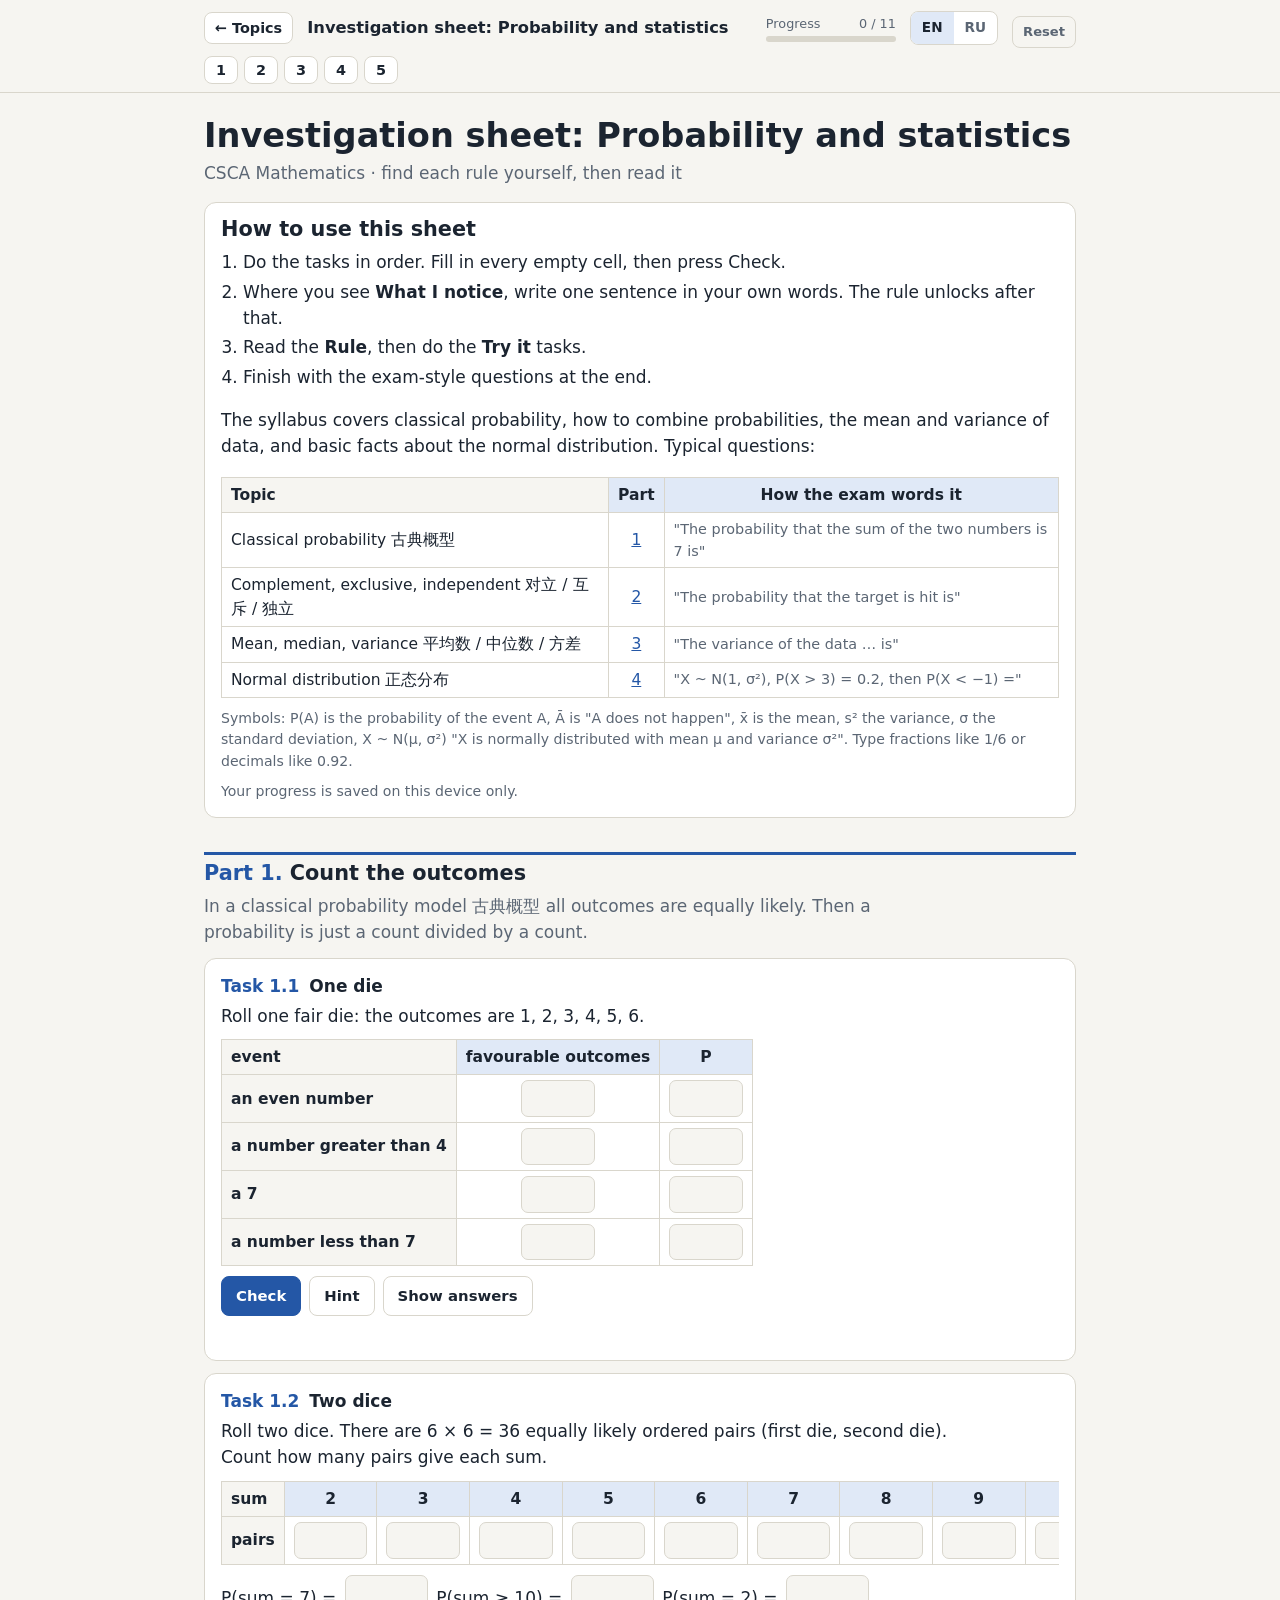
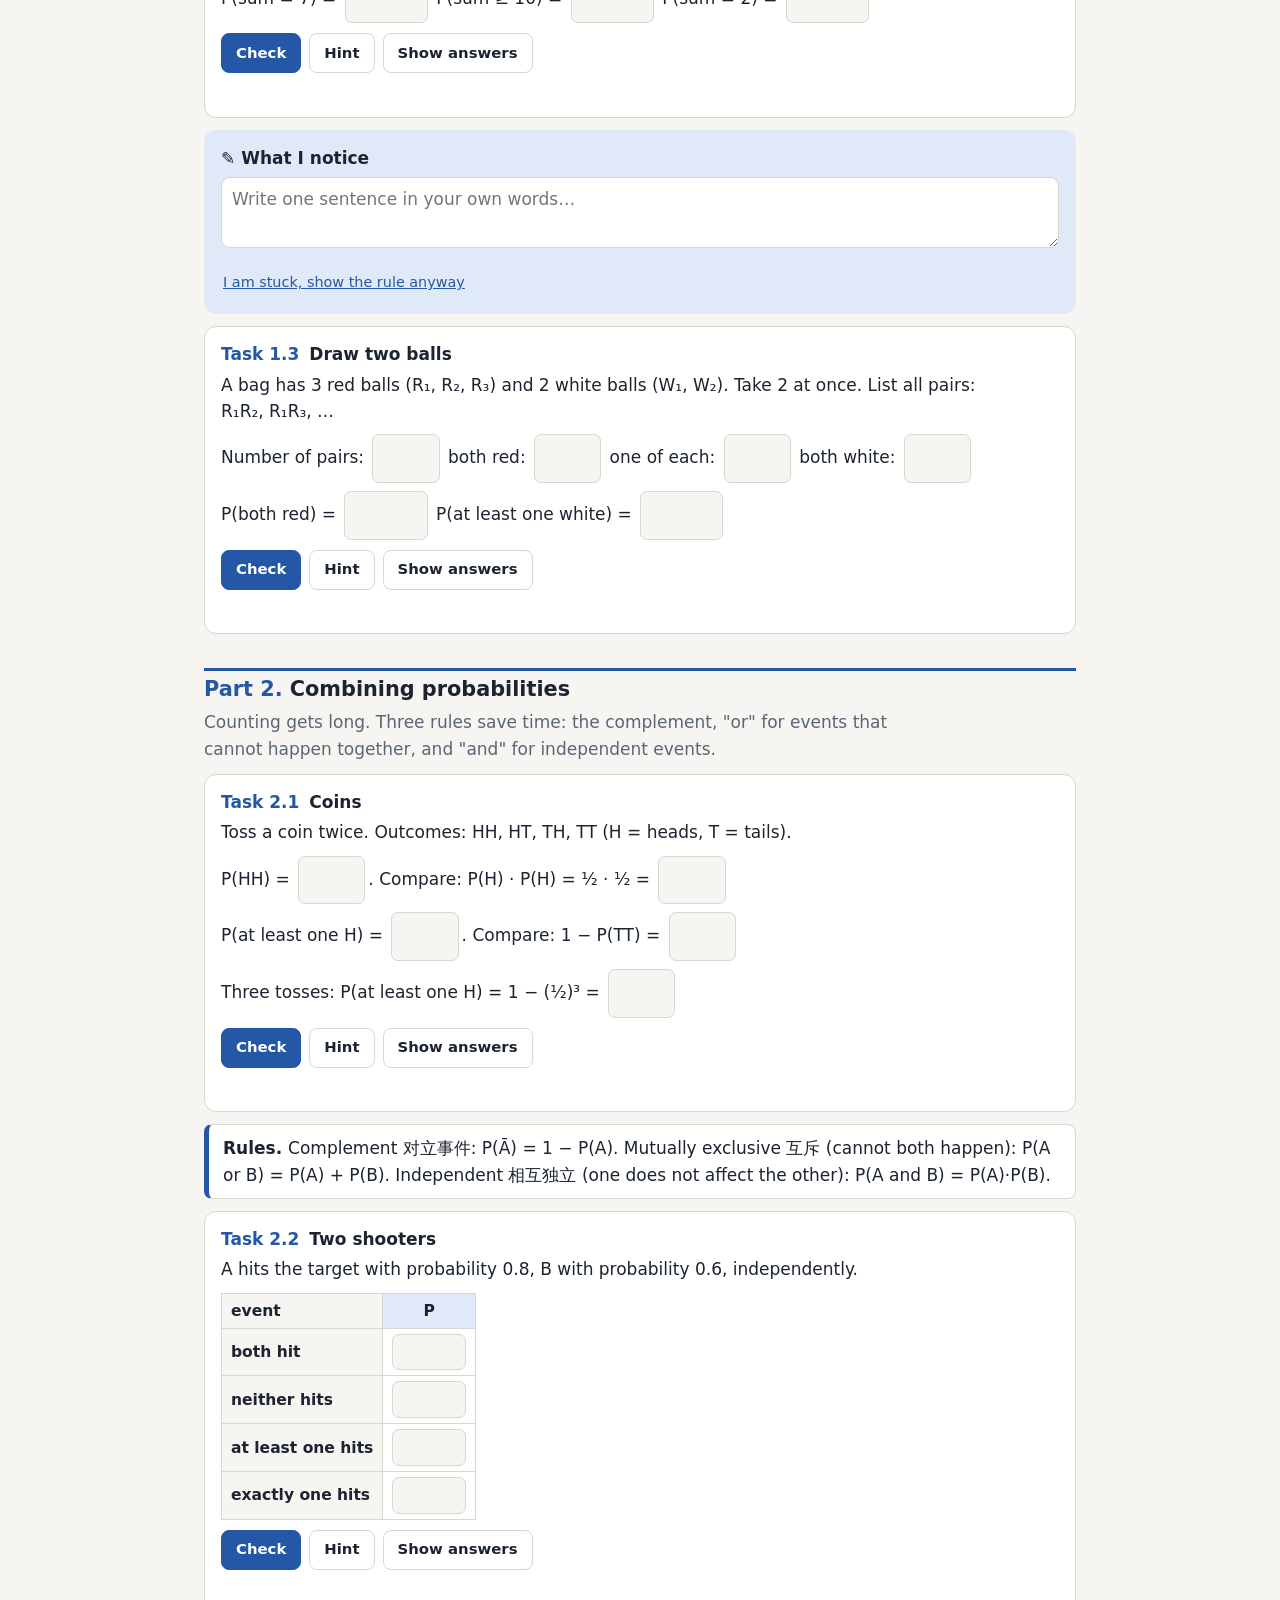
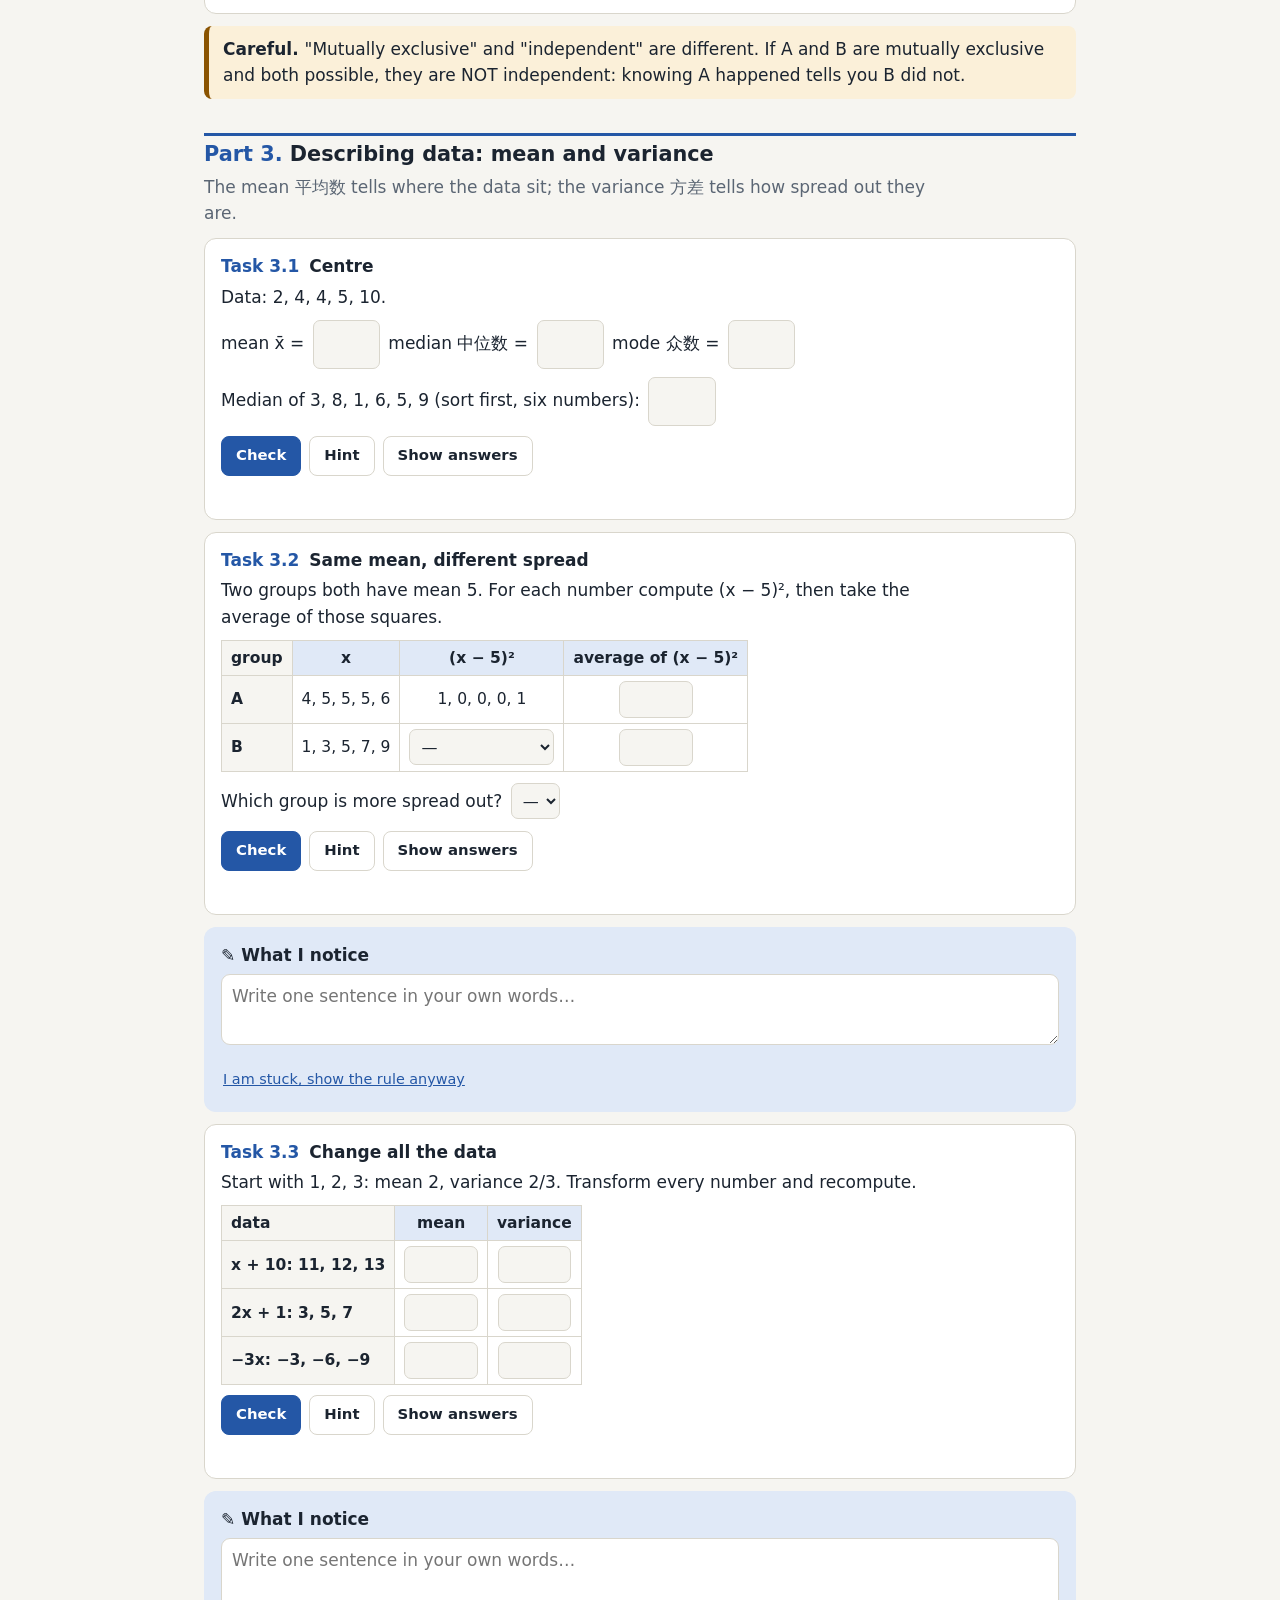
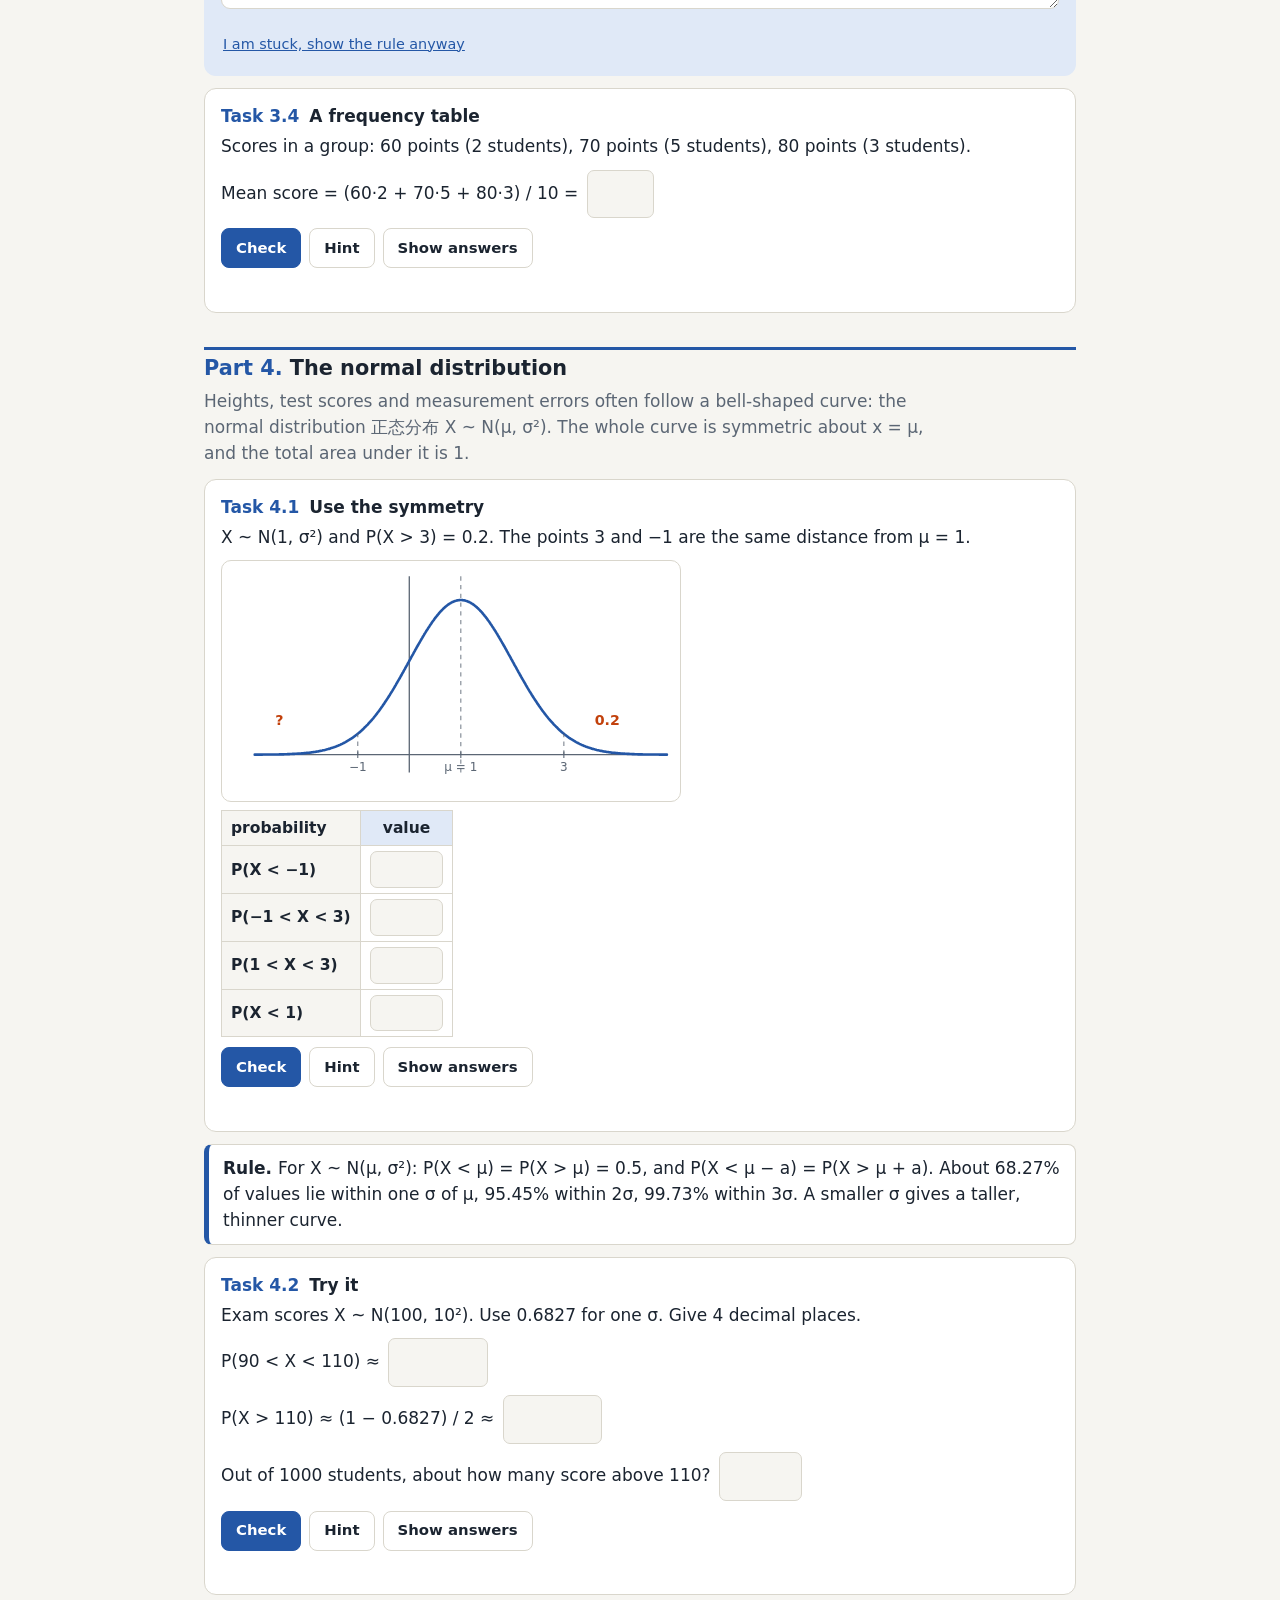
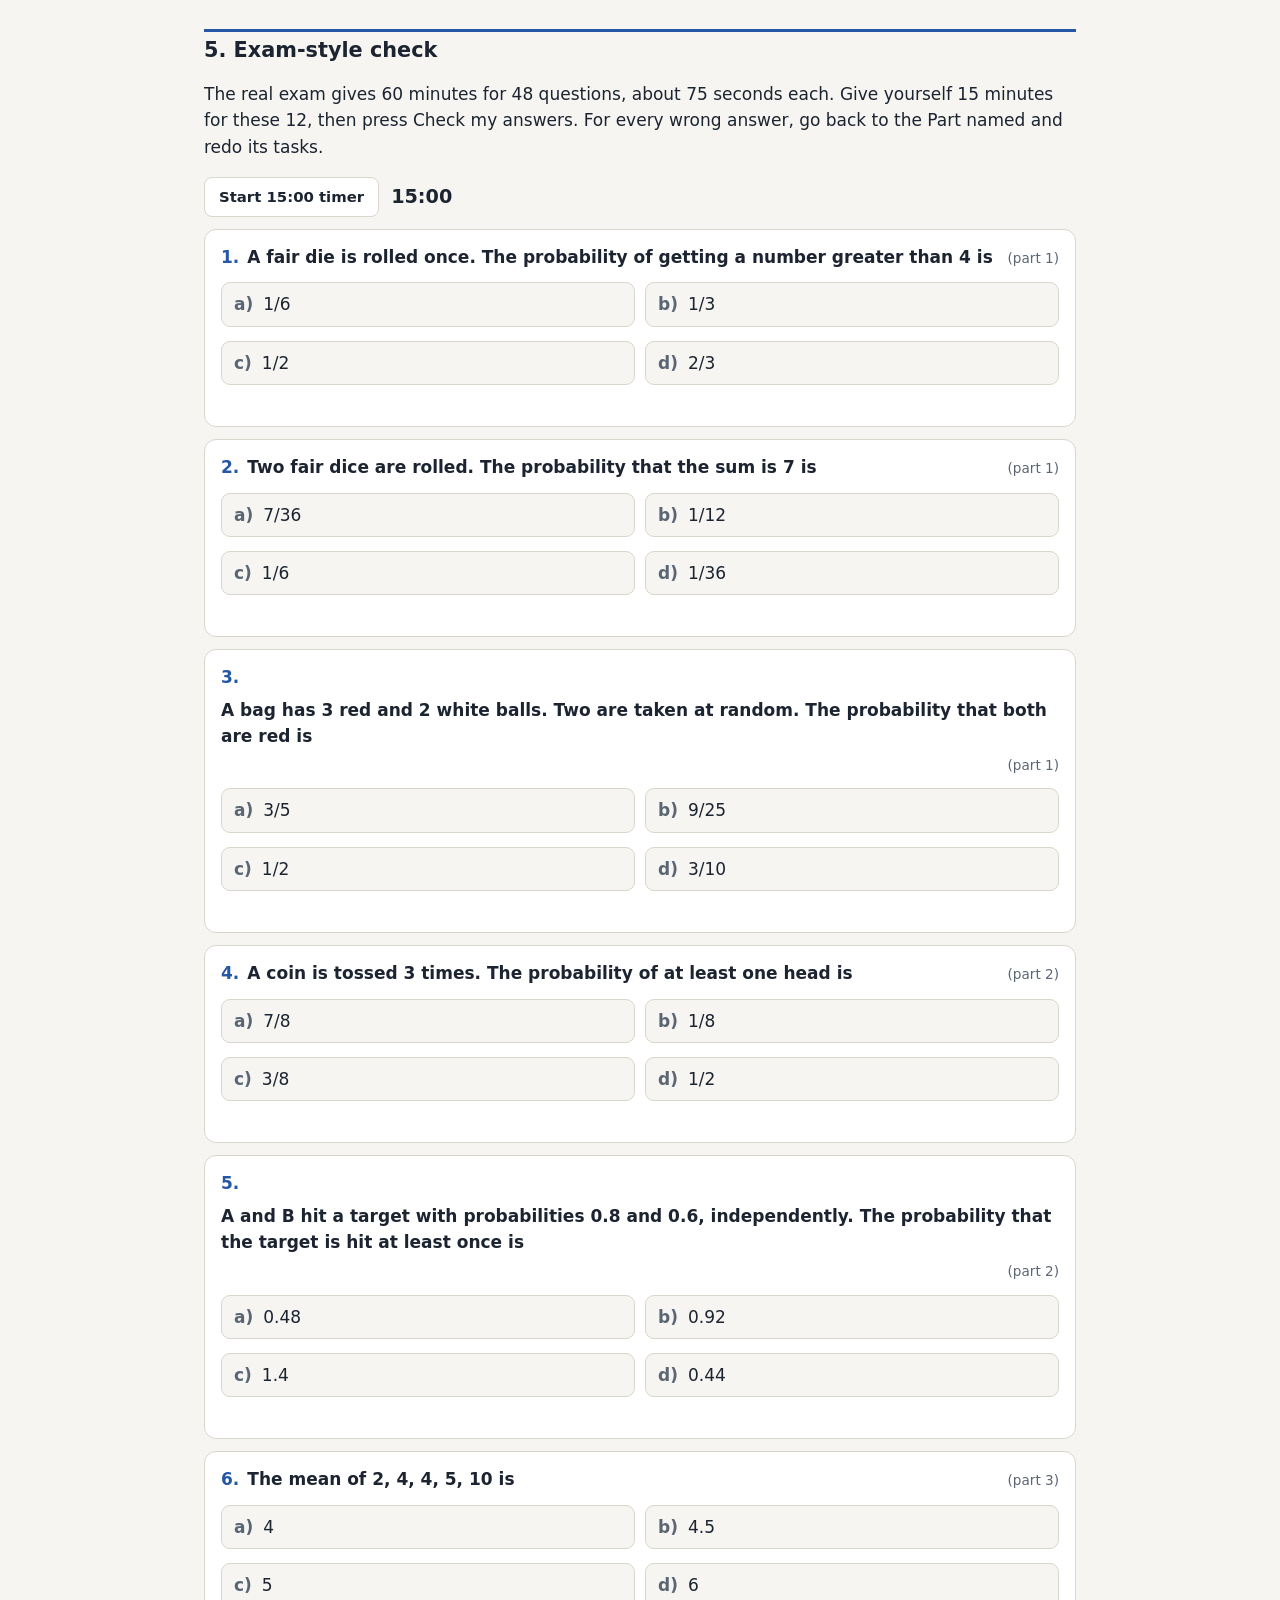
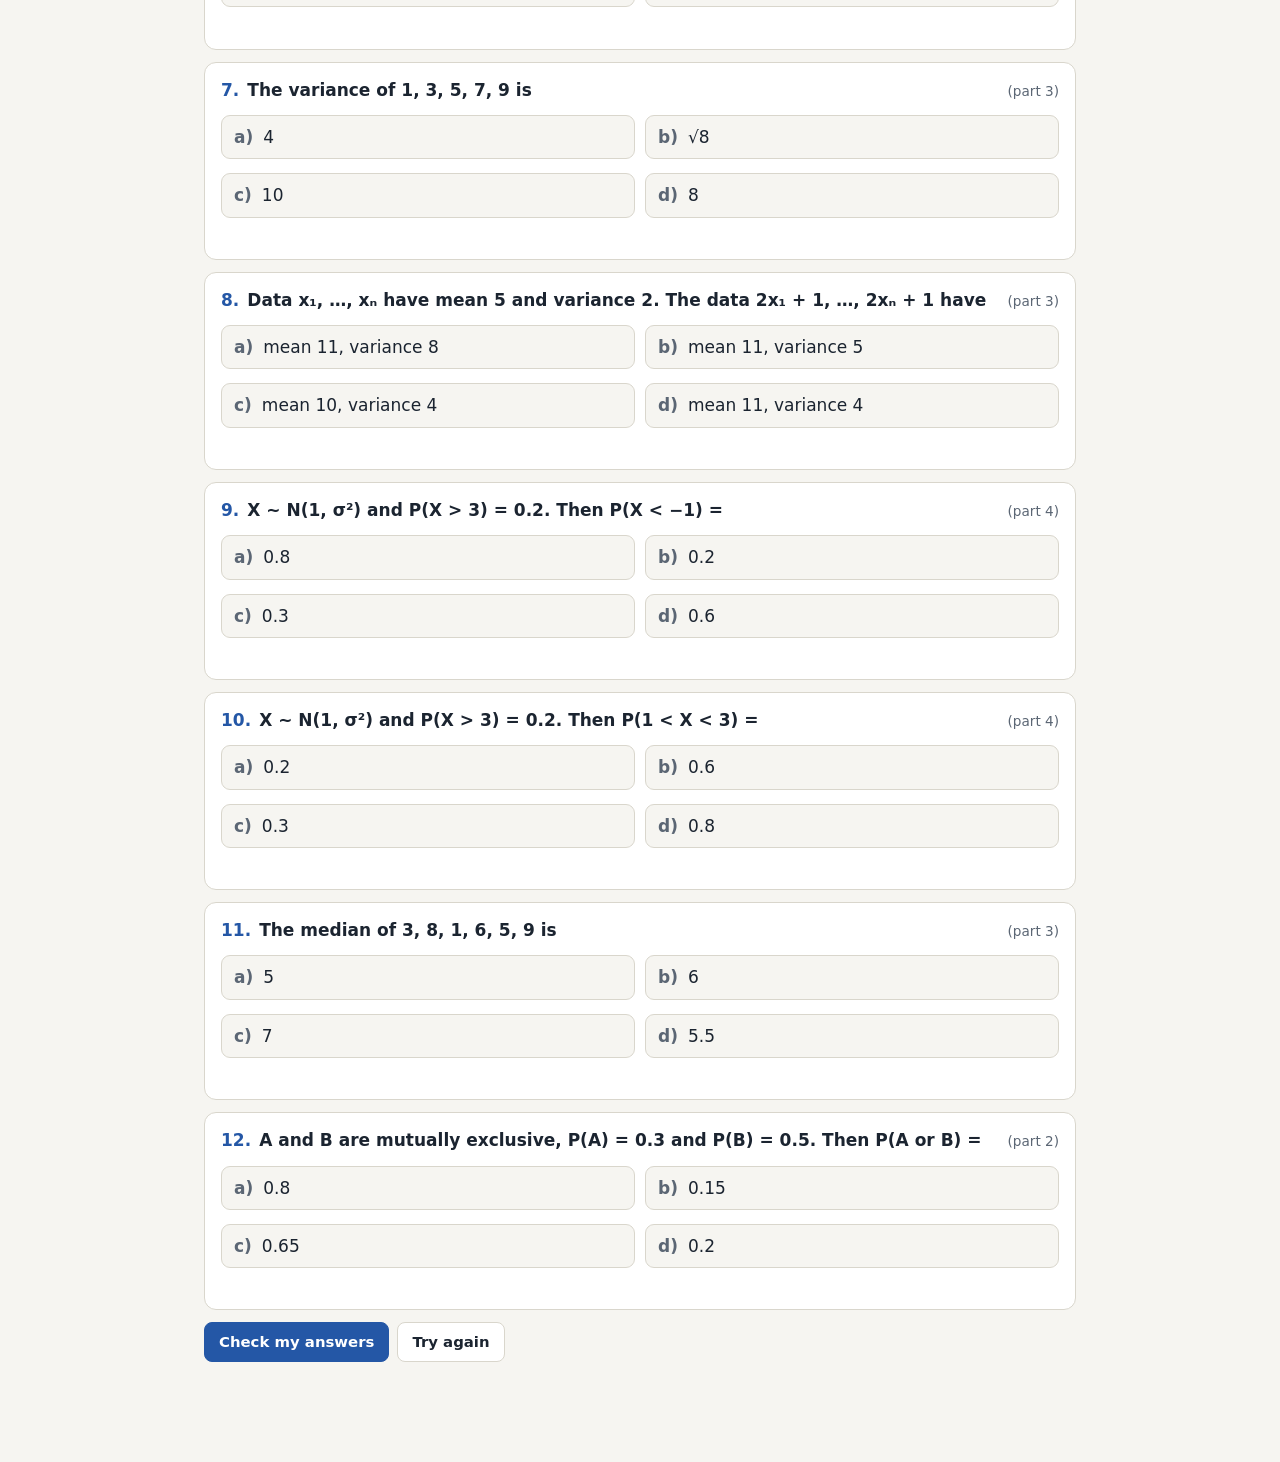
<file: docs/math/probability-statistics.html>
<!DOCTYPE html>
<html lang="en">
<head>
<meta charset="utf-8">
<meta name="viewport" content="width=device-width, initial-scale=1">
<title>Probability and statistics</title>
<style>
:root{
  --bg:#f6f5f1; --bar:rgba(246,245,241,.94); --surface:#fff; --ink:#1b2430; --muted:#5b6674; --line:#d9d6cc;
  --accent:#2457a6; --accent-ink:#fff; --accent-soft:#e0e9f7;
  --hint:#8a5300; --hint-soft:#fbf0d9;
  --good:#17803d; --good-soft:#dff3e5; --bad:#b3261e; --bad-soft:#fbe4e1;
  --c1:#2457a6; --c2:#c2410c; --c3:#2f7d57;
  --font:system-ui,-apple-system,"Segoe UI",Roboto,"Noto Sans","PingFang SC","Noto Sans SC","Microsoft YaHei",sans-serif;
  --mono:ui-monospace,"SF Mono",Menlo,Consolas,monospace;
  color-scheme:light;
}
@media (prefers-color-scheme:dark){:root:not([data-theme="light"]){
  --bg:#12171e; --bar:rgba(18,23,30,.94); --surface:#1b222c; --ink:#e8edf3; --muted:#9aa7b6; --line:#2e3846;
  --accent:#7fb0ff; --accent-ink:#0c1b33; --accent-soft:#1e2f4d;
  --hint:#f5b84a; --hint-soft:#33280f;
  --good:#5fd38a; --good-soft:#123221; --bad:#ff8a80; --bad-soft:#3d1c19;
  --c1:#7fb0ff; --c2:#ff9a6b; --c3:#6fd9a1; color-scheme:dark;}}
:root[data-theme="dark"]{
  --bg:#12171e; --bar:rgba(18,23,30,.94); --surface:#1b222c; --ink:#e8edf3; --muted:#9aa7b6; --line:#2e3846;
  --accent:#7fb0ff; --accent-ink:#0c1b33; --accent-soft:#1e2f4d;
  --hint:#f5b84a; --hint-soft:#33280f;
  --good:#5fd38a; --good-soft:#123221; --bad:#ff8a80; --bad-soft:#3d1c19;
  --c1:#7fb0ff; --c2:#ff9a6b; --c3:#6fd9a1; color-scheme:dark;}
*{box-sizing:border-box}
html{scroll-behavior:smooth;-webkit-text-size-adjust:100%}
@media (prefers-reduced-motion:reduce){html{scroll-behavior:auto}}
body{margin:0;background:var(--bg);color:var(--ink);font:400 17px/1.55 var(--font)}
button,input,select,textarea{font:inherit;color:inherit}
button{cursor:pointer}
:focus-visible{outline:3px solid var(--accent);outline-offset:2px;border-radius:6px}
a{color:var(--accent)}
.topbar{position:sticky;top:0;z-index:20;background:var(--bar);backdrop-filter:blur(8px);-webkit-backdrop-filter:blur(8px);border-bottom:1px solid var(--line);padding-top:env(safe-area-inset-top)}
.topin{max-width:900px;margin:0 auto;padding:8px 14px;display:flex;flex-wrap:wrap;align-items:center;gap:6px 14px}
.brand{font-weight:700;margin-right:auto;font-size:1.02rem;min-width:0}
.prog{min-width:130px;font-size:.8rem;color:var(--muted);font-variant-numeric:tabular-nums}
.ptxtrow{display:flex;justify-content:space-between;gap:10px}
.bar{height:6px;background:var(--line);border-radius:3px;overflow:hidden;margin-top:2px}
.bar>span{display:block;height:100%;width:0;background:var(--good);transition:width .25s}
.chips{max-width:900px;margin:0 auto;padding:0 14px 8px;display:flex;gap:6px;overflow-x:auto}
.chips a{flex:none;min-width:34px;text-align:center;text-decoration:none;border:1px solid var(--line);background:var(--surface);color:var(--ink);border-radius:8px;padding:2px 10px;font-weight:600;font-size:.9rem}
.chips a:hover{border-color:var(--accent)}
.seg{display:inline-flex;border:1px solid var(--line);border-radius:8px;overflow:hidden;background:var(--surface)}
.seg button{border:0;background:transparent;padding:5px 11px;font-weight:700;font-size:.85rem;color:var(--muted)}
.seg button[aria-pressed=true]{background:var(--accent-soft);color:var(--ink)}
.btn{border:1px solid var(--line);background:var(--surface);border-radius:8px;padding:7px 14px;font-weight:600;font-size:.93rem;min-height:40px}
.btn:hover{border-color:var(--accent)}
.btn.primary{background:var(--accent);border-color:var(--accent);color:var(--accent-ink)}
.btn.ghost{background:transparent}
.btn.small{min-height:32px;padding:3px 10px;font-size:.82rem}
.btn:disabled{opacity:.55;cursor:not-allowed}
.linkbtn{border:0;background:none;color:var(--accent);text-decoration:underline;padding:6px 2px;font-size:.9rem}
.wrap{max-width:900px;margin:0 auto;padding:0 14px 90px}
h1{font-size:clamp(1.55rem,5vw,2.1rem);line-height:1.15;margin:24px 0 4px;text-wrap:balance}
h2{font-size:1.3rem;line-height:1.25;margin:0 0 6px;text-wrap:balance}
.sub{color:var(--muted);margin:0 0 16px}
.small{font-size:.88rem;color:var(--muted);margin:8px 0 0}
.card{background:var(--surface);border:1px solid var(--line);border-radius:12px;padding:14px 16px;margin:12px 0}
.how ol{margin:6px 0 10px;padding-left:22px}
.how li{margin-bottom:3px}
.part{margin-top:34px;scroll-margin-top:96px}
.part>h2{padding-top:6px;border-top:3px solid var(--accent)}
.pn{color:var(--accent)}
.intro{color:var(--muted);max-width:68ch;margin:4px 0 8px}
.task{scroll-margin-top:100px}
.task.done{border-color:var(--good)}
.thead{display:flex;flex-wrap:wrap;gap:4px 10px;align-items:baseline;margin-bottom:4px}
.tnum{font-weight:700;color:var(--accent);font-variant-numeric:tabular-nums}
.ttitle{font-weight:700}
.tdone{margin-left:auto;color:var(--good);font-weight:800;visibility:hidden}
.task.done .tdone{visibility:visible}
.ttext{margin:2px 0 10px;max-width:70ch}
.tw{overflow-x:auto;margin:6px 0 10px;-webkit-overflow-scrolling:touch}
.tbl{border-collapse:collapse;font-size:.97rem;min-width:min(100%,0px)}
.tbl th,.tbl td{border:1px solid var(--line);padding:5px 9px;text-align:center;vertical-align:middle;white-space:nowrap}
.tbl thead th{background:var(--accent-soft)}
.tbl tbody th,.tbl tr>th:first-child{background:var(--bg);text-align:left;font-weight:600}
.tbl td.wd{white-space:normal;text-align:left;font-size:.9rem;color:var(--muted)}
.how .tbl td:first-child{text-align:left;white-space:normal}
.fld{width:4.6em;max-width:100%;padding:5px 7px;border:1.5px solid var(--line);border-radius:7px;background:var(--bg);text-align:center;font-size:1rem;min-height:36px}
.fld.sel{width:auto;max-width:15em;text-align:left;padding-right:4px}
.fld:focus{border-color:var(--accent)}
.fld.ok{border-color:var(--good);background:var(--good-soft)}
.fld.bad{border-color:var(--bad);background:var(--bad-soft)}
.bl{margin:8px 0;line-height:2.3}
.bl .fld{margin:0 3px}
.mc{margin:10px 0}.mcq{margin:0 0 6px;font-weight:600}
.opt{display:flex;gap:10px;align-items:baseline;width:100%;text-align:left;border:1.5px solid var(--line);background:var(--bg);border-radius:9px;padding:8px 12px;margin:6px 0;min-height:44px}
.opt .lab{font-weight:700;color:var(--muted);flex:none}
.opt[aria-pressed=true]{border-color:var(--accent);background:var(--accent-soft)}
.opt.ok{border-color:var(--good);background:var(--good-soft)}
.opt.bad{border-color:var(--bad);background:var(--bad-soft)}
.open{margin:10px 0}
.oq{margin:0 0 4px;font-weight:600}
.ta{width:100%;border:1.5px solid var(--line);border-radius:9px;background:var(--bg);padding:8px 10px;resize:vertical;min-height:48px}
.ta:focus{border-color:var(--accent)}
.ref{margin-top:6px;background:var(--good-soft);border-left:4px solid var(--good);padding:7px 11px;border-radius:6px}
.acts{display:flex;flex-wrap:wrap;gap:8px;align-items:center;margin-top:10px}
.hintbox{margin-top:10px;background:var(--hint-soft);border-left:4px solid var(--hint);padding:8px 12px;border-radius:6px}
.hintbox b{color:var(--hint)}
.msg{min-height:1.4em;margin-top:8px;font-weight:600;font-size:.95rem}
.msg.good{color:var(--good)}.msg.warn{color:var(--bad)}
.tick{margin-top:8px}
.tickbtn[aria-pressed=true]{background:var(--good-soft);border-color:var(--good)}
.notice{background:var(--accent-soft);border-color:transparent}
.nlabel{font-weight:700;margin-bottom:6px}
.notice .ta{background:var(--surface)}
.rulebox{margin-top:10px;background:var(--surface);border-left:5px solid var(--accent);padding:10px 14px;border-radius:8px}
.rulebox.plain{margin:12px 0;border:1px solid var(--line);border-left:5px solid var(--accent)}
.rulebox[hidden]{display:none}
.worked{margin:12px 0;border:1px dashed var(--line);padding:10px 14px;border-radius:8px;background:var(--surface)}
.careful{margin:12px 0;background:var(--hint-soft);border-left:5px solid var(--hint);padding:10px 14px;border-radius:8px}
.figrow{display:flex;flex-wrap:wrap;gap:10px;margin:8px 0}
.figrow>div{flex:1 1 260px;min-width:0}
.figone{max-width:460px;margin:8px 0}.figstack{max-width:520px;margin:8px 0}
.plot{width:100%;height:auto;display:block;background:var(--surface);border:1px solid var(--line);border-radius:10px;margin-bottom:6px}
.plot .ax{stroke:var(--muted);stroke-width:1.2}
.plot .grid{stroke:var(--line);stroke-width:1}
.plot .tk{stroke:var(--muted);stroke-width:1}
.plot text{paint-order:stroke;stroke:var(--surface);stroke-width:3.5px;stroke-linejoin:round}
.plot .tl,.plot .pl{fill:var(--muted);font-size:11px}
.plot .pl{fill:var(--ink);font-weight:600}
.plot .asy{stroke:var(--muted);stroke-width:1;stroke-dasharray:4 4;opacity:.8}
.plot .cv{fill:none;stroke-width:2.4;stroke-linecap:round;stroke-linejoin:round}
.plot .c1{stroke:var(--c1)}.plot .c2{stroke:var(--c2)}.plot .c3{stroke:var(--c3)}
.plot .cl{font-size:13px;font-weight:700}
.plot .c1t{fill:var(--c1)}.plot .c2t{fill:var(--c2)}.plot .c3t{fill:var(--c3)}
.plot .pt{fill:var(--ink)}
.plot .pt.hol{fill:var(--surface);stroke:var(--ink);stroke-width:1.5}
.timerrow{display:flex;gap:12px;align-items:center;margin:8px 0}
.timer{font-variant-numeric:tabular-nums;font-weight:700;font-size:1.2rem}
.timer.low{color:var(--bad)}
.q .qq{display:flex;flex-wrap:wrap;gap:6px 8px;align-items:baseline;font-weight:600}
.qn{color:var(--accent)}
.qpart{margin-left:auto;font-weight:400;color:var(--muted);font-size:.85rem}
.qopts{display:grid;grid-template-columns:repeat(2,minmax(0,1fr));gap:2px 10px;margin-top:6px}
@media (max-width:560px){.qopts{grid-template-columns:1fr}.topin{gap:4px 10px}.brand{flex:1 1 100%}.prog{flex:1}}
.qfb{min-height:1.3em;font-weight:600;font-size:.92rem;margin-top:2px}
.qfb.good{color:var(--good)}.qfb.bad{color:var(--bad)}
.result{margin-top:10px;font-weight:700;font-size:1.15rem}

.back{flex:none;text-decoration:none;font-weight:600;font-size:.9rem;border:1px solid var(--line);background:var(--surface);border-radius:8px;padding:4px 10px;color:var(--ink)}
.back:hover{border-color:var(--accent)}
.nextlink{margin:34px 0 0;font-weight:700;font-size:1.05rem}
.nextlink a{display:inline-block;text-decoration:none;border:1.5px solid var(--accent);border-radius:10px;padding:10px 16px}
.geo{width:100%;max-width:420px;height:auto;display:block;background:var(--surface);border:1px solid var(--line);border-radius:10px;margin:8px 0}
.geo line,.geo path,.geo polygon,.geo circle,.geo ellipse,.geo polyline{fill:none;stroke:var(--ink);stroke-width:1.6;stroke-linejoin:round}
.geo .hid{stroke-dasharray:5 4;stroke:var(--muted)}
.geo .acc{stroke:var(--c1);stroke-width:2.2}.geo .acc2{stroke:var(--c2);stroke-width:2.2}.geo .acc3{stroke:var(--c3);stroke-width:2.2}
.geo .dot{fill:var(--ink);stroke:none}
.geo text{fill:var(--ink);font-size:13px;font-weight:600;stroke:none;paint-order:stroke}
.geo .mt{fill:var(--muted);font-weight:400;font-size:12px}
.geo .fillsoft{fill:var(--accent-soft);stroke:var(--c1)}

</style>
</head>
<body>
<div id="app"></div>
<noscript>This page needs JavaScript. / Для этой страницы нужен JavaScript.</noscript>
<script>
const SUBJECT = {"id": "math", "title_en": "Mathematics", "title_ru": "Математика", "exam": {"questions": 48, "minutes": 60}};
const NAV = {"home": "../index.html", "subject": "index.html", "next": null};
/* Shared UI text and helpers for every sheet. English + Russian.
   T(en, ru) makes a bilingual string. Math and Chinese terms are shared. */
const T = (en, ru) => ({ en, ru });

const UI = {
  en: {
    progress: 'Progress',
    reset: 'Reset', resetSure: 'Click again to erase',
    check: 'Check', hint: 'Hint', showAns: 'Show answers',
    allGood: 'All correct. Well done.',
    some: (a, b) => `${a} of ${b} correct. Red cells are wrong, try again.`,
    fill: 'Fill in every answer first.',
    mine: 'My answer', ref: 'Answer', gotIt: 'I got it', notYet: 'Not yet', gotItOn: 'Marked as understood',
    notice: 'What I notice', noticePh: 'Write one sentence in your own words…',
    showRule: 'Show the rule', stuck: 'I am stuck, show the rule anyway',
    rule: 'Rule', careful: 'Careful', worked: 'Worked example',
    exam: 'Exam-style check', start: (m) => `Start ${m} timer`,
    examIntro: (min, q, per, mins, n) => `The real exam gives ${min} minutes for ${q} questions, about ${per} seconds each. Give yourself ${mins} minutes for these ${n}, then press Check my answers. For every wrong answer, go back to the Part named and redo its tasks.`,
    back: 'Back to the list of topics', topics: 'Topics', next: 'Next topic', stop: 'Stop timer', timeUp: 'Time is up',
    checkAll: 'Check my answers', score: (a, b) => `Score: ${a} / ${b}`,
    review: 'Review', again: 'Try again',
    howTitle: 'How to use this sheet',
    steps: [
      'Do the tasks in order. Fill in every empty cell, then press Check.',
      'Where you see **What I notice**, write one sentence in your own words. The rule unlocks after that.',
      'Read the **Rule**, then do the **Try it** tasks.',
      'Finish with the exam-style questions at the end.'
    ],
    topic: 'Topic', partCol: 'Part', wording: 'How the exam words it',
    photoNote: 'Your progress is saved on this device only.',
    parts: 'Parts', none: 'none', task: 'Task', part: 'Part',
    opt: { yes: 'yes', no: 'no', same: 'same', opposite: 'opposite', neither: 'neither', up: 'always goes up', down: 'always goes down', change: 'changes direction', yaxis: 'the y-axis', origin: 'the origin', xaxis: 'the x-axis' }
  },
  ru: {
    progress: 'Прогресс',
    reset: 'Сбросить', resetSure: 'Нажмите ещё раз, чтобы стереть',
    check: 'Проверить', hint: 'Подсказка', showAns: 'Показать ответы',
    allGood: 'Всё верно. Отлично.',
    some: (a, b) => `Верно ${a} из ${b}. Красные ячейки неверны, попробуйте ещё раз.`,
    fill: 'Сначала заполните все ответы.',
    mine: 'Мой ответ', ref: 'Ответ', gotIt: 'Я понял(а)', notYet: 'Пока нет', gotItOn: 'Отмечено: понял(а)',
    notice: 'Что я заметил(а)', noticePh: 'Напишите одно предложение своими словами…',
    showRule: 'Показать правило', stuck: 'Не получается, показать правило',
    rule: 'Правило', careful: 'Осторожно', worked: 'Разобранный пример',
    exam: 'Проверка в формате экзамена', start: (m) => `Запустить таймер ${m}`,
    examIntro: (min, q, per, mins, n) => `На настоящем экзамене даётся ${min} минут на ${q} вопросов, то есть около ${per} секунд на вопрос. Дайте себе ${mins} мин. на эти ${n}. Затем нажмите «Проверить ответы». За каждый неверный ответ вернитесь к названной части и повторите её задания.`,
    back: 'Назад к списку тем', topics: 'Темы', next: 'Следующая тема', stop: 'Остановить таймер', timeUp: 'Время вышло',
    checkAll: 'Проверить ответы', score: (a, b) => `Результат: ${a} / ${b}`,
    review: 'Повторить', again: 'Ещё раз',
    howTitle: 'Как пользоваться листом',
    steps: [
      'Выполняйте задания по порядку. Заполните все пустые ячейки и нажмите «Проверить».',
      'Там, где написано **Что я заметил(а)**, напишите одно предложение своими словами. После этого откроется правило.',
      'Прочитайте **Правило**, затем выполните задания **Попробуйте сами**.',
      'В конце решите вопросы в формате экзамена.'
    ],
    topic: 'Тема', partCol: 'Часть', wording: 'Как это формулируют на экзамене',
    photoNote: 'Ваш прогресс сохраняется только на этом устройстве.',
    parts: 'Части', none: 'нет', task: 'Задание', part: 'Часть',
    opt: { yes: 'да', no: 'нет', same: 'одинаковые', opposite: 'противоположные', neither: 'ни то, ни другое', up: 'всегда растёт', down: 'всегда убывает', change: 'меняет направление', yaxis: 'оси y', origin: 'начала координат', xaxis: 'оси x' }
  }
};

/* option helpers */
const O = (k) => ({ k });                      // key into UI.opt
const YN = [O('yes'), O('no')];
const SON = [O('same'), O('opposite'), O('neither')];
const MON = [O('up'), O('down'), O('change')];
const LR = [{ k: 'left', en: 'left', ru: 'влево' }, { k: 'right', en: 'right', ru: 'вправо' }];
const COND = [{ k: 'suf', en: 'sufficient, not necessary', ru: 'достаточное, не необходимое' }, { k: 'nec', en: 'necessary, not sufficient', ru: 'необходимое, не достаточное' },
  { k: 'both', en: 'necessary and sufficient', ru: 'необходимое и достаточное' }, { k: 'neither', en: 'neither', ru: 'ни то, ни другое' }];

/* small static table */
const mini = (rows) => ({ k: 'html', html: '<div class="tw"><table class="tbl">' + rows.map((r, i) => '<tr>' + r.map(c => i === 0 || c === r[0] ? `<th>${c}</th>` : `<td>${c}</td>`).join('') + '</tr>').join('') + '</table></div>' });

/* Sheet: Probability and statistics (CSCA Mathematics): classical probability, rules, mean and variance, normal distribution. */
const SHEET = {
  key: 'csca-math-probability-statistics-v1',
  title: T('Investigation sheet: Probability and statistics', 'Исследовательский лист: вероятность и статистика'),
  sub: T('CSCA Mathematics · find each rule yourself, then read it', 'CSCA, математика · найдите каждое правило сами, потом прочитайте его'),
  stats: T('The syllabus covers classical probability, how to combine probabilities, the mean and variance of data, and basic facts about the normal distribution. Typical questions:',
           'Программа охватывает классическую вероятность, правила сложения и умножения вероятностей, среднее и дисперсию данных и основные свойства нормального распределения. Типичные вопросы:'),
  symbols: T('Symbols: P(A) is the probability of the event A, Ā is "A does not happen", x̄ is the mean, s² the variance, σ the standard deviation, X ~ N(μ, σ²) "X is normally distributed with mean μ and variance σ²". Type fractions like 1/6 or decimals like 0.92.',
             'Обозначения: P(A) — вероятность события A, Ā — «A не происходит», x̄ — среднее, s² — дисперсия, σ — стандартное отклонение, X ~ N(μ, σ²) — «X распределена нормально со средним μ и дисперсией σ²». Дроби вводите так: 1/6, десятичные — так: 0.92.')
};

SHEET.figs = ({ h, plot }) => ({
  bell() {
    const f = x => Math.exp(-((x - 1) ** 2) / 2) * 2.6;
    const s = plot({ label: 'Normal curve with mean 1, symmetric about the line x = 1, with the points −1 and 3 marked', w: 420, h: 220, x0: -3, x1: 5, y0: -0.3, y1: 3,
      xt: [{ v: -1, l: '−1' }, { v: 1, l: 'μ = 1' }, { v: 3, l: '3' }], vlines: [1],
      curves: [{ f, cls: 'c1' }], segs: [[-1, 0, -1, f(-1)], [3, 0, 3, f(3)]],
      tx: [{ x: 3.6, y: 0.5, t: '0.2', cls: 'c2t' }, { x: -2.6, y: 0.5, t: '?', cls: 'c2t' }] });
    return h('div', { class: 'figone', html: s });
  }
});

const PARTS = [
/* ================= PART 1 ================= */
{ id: 1, title: T('Count the outcomes', 'Посчитайте исходы'),
  intro: T('In a classical probability model 古典概型 all outcomes are equally likely. Then a probability is just a count divided by a count.', 'В классической модели вероятности 古典概型 все исходы равновозможны. Тогда вероятность — это просто одно количество, делённое на другое.'),
  items: [
  { t: 'task', id: '1.1', title: T('One die', 'Один кубик'),
    text: T('Roll one fair die: the outcomes are 1, 2, 3, 4, 5, 6.', 'Бросаем один честный кубик: исходы 1, 2, 3, 4, 5, 6.'),
    parts: [{ k: 'table', head: [T('event', 'событие'), T('favourable outcomes', 'благоприятных исходов'), 'P'], rows: [
      [T('an even number', 'чётное число'), { a: '3' }, { a: '1/2' }],
      [T('a number greater than 4', 'число больше 4'), { a: '2' }, { a: '1/3' }],
      [T('a 7', 'семёрка'), { a: '0' }, { a: '0' }],
      [T('a number less than 7', 'число меньше 7'), { a: '6' }, { a: '1' }]] }],
    hint: T('Even: 2, 4, 6. Greater than 4: 5 and 6.', 'Чётные: 2, 4, 6. Больше 4: 5 и 6.') },
  { t: 'task', id: '1.2', title: T('Two dice', 'Два кубика'),
    text: T('Roll two dice. There are 6 × 6 = 36 equally likely ordered pairs (first die, second die). Count how many pairs give each sum.', 'Бросаем два кубика. Есть 6 × 6 = 36 равновозможных упорядоченных пар (первый кубик, второй кубик). Посчитайте, сколько пар даёт каждую сумму.'),
    parts: [
      { k: 'table', head: [T('sum', 'сумма'), '2', '3', '4', '5', '6', '7', '8', '9', '10', '11', '12'], rows: [[T('pairs', 'пар'), { a: '1' }, { a: '2' }, { a: '3' }, { a: '4' }, { a: '5' }, { a: '6' }, { a: '5' }, { a: '4' }, { a: '3' }, { a: '2' }, { a: '1' }]] },
      { k: 'blanks', lines: [['P(', T('sum = 7', 'сумма = 7'), ') = ', { a: '1/6', w: 4 }, '   P(', T('sum ≥ 10', 'сумма ≥ 10'), ') = ', { a: '1/6', w: 4 }, '   P(', T('sum = 2', 'сумма = 2'), ') = ', { a: '1/36', w: 4 }]] }],
    hint: T('Sum 4: (1, 3), (2, 2), (3, 1). The pairs (1, 3) and (3, 1) are different.', 'Сумма 4: (1, 3), (2, 2), (3, 1). Пары (1, 3) и (3, 1) различны.') },
  { t: 'notice', id: 'n1', rule: T('If all n outcomes are equally likely and m of them make A happen, P(A) = m / n. Always 0 ≤ P(A) ≤ 1; an impossible event has P = 0, a certain event P = 1.', 'Если все n исходов равновозможны и m из них благоприятны для A, то P(A) = m / n. Всегда 0 ≤ P(A) ≤ 1; невозможное событие имеет P = 0, достоверное — P = 1.') },
  { t: 'task', id: '1.3', title: T('Draw two balls', 'Вытащите два шара'),
    text: T('A bag has 3 red balls (R₁, R₂, R₃) and 2 white balls (W₁, W₂). Take 2 at once. List all pairs: R₁R₂, R₁R₃, …', 'В мешке 3 красных шара (R₁, R₂, R₃) и 2 белых (W₁, W₂). Вынимаем сразу 2. Выпишите все пары: R₁R₂, R₁R₃, …'),
    parts: [{ k: 'blanks', lines: [
      [T('Number of pairs: ', 'Число пар: '), { a: '10', w: 3 }, T('   both red: ', '   оба красные: '), { a: '3', w: 3 }, T('   one of each: ', '   по одному каждого цвета: '), { a: '6', w: 3 }, T('   both white: ', '   оба белые: '), { a: '1', w: 3 }],
      ['P(', T('both red', 'оба красные'), ') = ', { a: '3/10', w: 4 }, '   P(', T('at least one white', 'хотя бы один белый'), ') = ', { a: '7/10', w: 4 }]] }],
    hint: T('Pairs of red: R₁R₂, R₁R₃, R₂R₃. "At least one white" is everything except "both red".', 'Пары красных: R₁R₂, R₁R₃, R₂R₃. «Хотя бы один белый» — это всё, кроме «оба красные».') }
  ]},

/* ================= PART 2 ================= */
{ id: 2, title: T('Combining probabilities', 'Сложение и умножение вероятностей'),
  intro: T('Counting gets long. Three rules save time: the complement, "or" for events that cannot happen together, and "and" for independent events.', 'Перебор становится долгим. Три правила экономят время: противоположное событие, «или» для несовместных событий и «и» для независимых событий.'),
  items: [
  { t: 'task', id: '2.1', title: T('Coins', 'Монеты'),
    text: T('Toss a coin twice. Outcomes: HH, HT, TH, TT (H = heads, T = tails).', 'Монету бросают дважды. Исходы: HH, HT, TH, TT (H — орёл, T — решка).'),
    parts: [{ k: 'blanks', lines: [
      ['P(HH) = ', { a: '1/4', w: 3 }, T('.   Compare: P(H) · P(H) = ½ · ½ = ', '.   Сравните: P(H) · P(H) = ½ · ½ = '), { a: '1/4', w: 3 }],
      ['P(', T('at least one H', 'хотя бы один H'), ') = ', { a: '3/4', w: 3 }, T('.   Compare: 1 − P(TT) = ', '.   Сравните: 1 − P(TT) = '), { a: '3/4', w: 3 }],
      [T('Three tosses: P(at least one H) = 1 − (½)³ = ', 'Три броска: P(хотя бы один H) = 1 − (½)³ = '), { a: '7/8', w: 3 }]] }],
    hint: T('Only TT has no H.', 'Только в TT нет H.') },
  { t: 'rule', label: T('Rules', 'Правила'), text: T('Complement 对立事件: P(Ā) = 1 − P(A). Mutually exclusive 互斥 (cannot both happen): P(A or B) = P(A) + P(B). Independent 相互独立 (one does not affect the other): P(A and B) = P(A)·P(B).', 'Противоположное событие 对立事件: P(Ā) = 1 − P(A). Несовместные 互斥 (не могут произойти вместе): P(A или B) = P(A) + P(B). Независимые 相互独立 (одно не влияет на другое): P(A и B) = P(A)·P(B).') },
  { t: 'task', id: '2.2', title: T('Two shooters', 'Два стрелка'),
    text: T('A hits the target with probability 0.8, B with probability 0.6, independently.', 'A попадает в цель с вероятностью 0,8, B — с вероятностью 0,6, независимо.'),
    parts: [{ k: 'table', head: [T('event', 'событие'), 'P'], rows: [
      [T('both hit', 'оба попали'), { a: '0.48' }],
      [T('neither hits', 'оба промахнулись'), { a: '0.08' }],
      [T('at least one hits', 'хотя бы один попал'), { a: '0.92' }],
      [T('exactly one hits', 'ровно один попал'), { a: '0.44' }]] }],
    hint: T('Neither: 0.2 · 0.4. Exactly one: 0.8 · 0.4 + 0.2 · 0.6.', 'Оба промахнулись: 0,2 · 0,4. Ровно один: 0,8 · 0,4 + 0,2 · 0,6.') },
  { t: 'note', label: T('Careful', 'Осторожно'), text: T('"Mutually exclusive" and "independent" are different. If A and B are mutually exclusive and both possible, they are NOT independent: knowing A happened tells you B did not.', '«Несовместные» и «независимые» — разные понятия. Если A и B несовместны и оба возможны, они НЕ независимы: зная, что A произошло, вы знаете, что B не произошло.') }
  ]},

/* ================= PART 3 ================= */
{ id: 3, title: T('Describing data: mean and variance', 'Описание данных: среднее и дисперсия'),
  intro: T('The mean 平均数 tells where the data sit; the variance 方差 tells how spread out they are.', 'Среднее 平均数 показывает, где располагаются данные; дисперсия 方差 — насколько они разбросаны.'),
  items: [
  { t: 'task', id: '3.1', title: T('Centre', 'Центр'),
    text: T('Data: 2, 4, 4, 5, 10.', 'Данные: 2, 4, 4, 5, 10.'),
    parts: [{ k: 'blanks', lines: [
      [T('mean x̄ = ', 'среднее x̄ = '), { a: '5', w: 3 }, T('   median 中位数 = ', '   медиана 中位数 = '), { a: '4', w: 3 }, T('   mode 众数 = ', '   мода 众数 = '), { a: '4', w: 3 }],
      [T('Median of 3, 8, 1, 6, 5, 9 (sort first, six numbers): ', 'Медиана 3, 8, 1, 6, 5, 9 (сначала упорядочите, чисел шесть): '), { a: '5.5', w: 3 }]] }],
    hint: T('Median: the middle number after sorting; for an even count, the mean of the two middle numbers.', 'Медиана — среднее по порядку число после сортировки; при чётном количестве — среднее двух средних чисел.') },
  { t: 'task', id: '3.2', title: T('Same mean, different spread', 'Одинаковое среднее, разный разброс'),
    text: T('Two groups both have mean 5. For each number compute (x − 5)², then take the average of those squares.', 'У обеих групп среднее 5. Для каждого числа вычислите (x − 5)², затем возьмите среднее этих квадратов.'),
    parts: [{ k: 'table', head: [T('group', 'группа'), 'x', '(x − 5)²', T('average of (x − 5)²', 'среднее (x − 5)²')], rows: [
      ['A', '4, 5, 5, 5, 6', '1, 0, 0, 0, 1', { a: '0.4' }],
      ['B', '1, 3, 5, 7, 9', { a: '16, 4, 0, 4, 16', sel: ['16, 4, 0, 4, 16', '4, 2, 0, 2, 4', '16, 9, 0, 9, 16'] }, { a: '8' }]] },
      { k: 'blanks', lines: [[T('Which group is more spread out? ', 'Какая группа разбросана сильнее? '), { a: 'B', sel: ['A', 'B'] }]] }],
    hint: T('(1 − 5)² = 16. Average of 16, 4, 0, 4, 16 = 40/5.', '(1 − 5)² = 16. Среднее 16, 4, 0, 4, 16 = 40/5.') },
  { t: 'notice', id: 'n3', rule: T('Variance s² = [(x₁ − x̄)² + … + (xₙ − x̄)²] / n; standard deviation s = √(s²). A bigger variance means the data are more spread out (less stable).', 'Дисперсия s² = [(x₁ − x̄)² + … + (xₙ − x̄)²] / n; стандартное отклонение s = √(s²). Большая дисперсия означает больший разброс (меньшую стабильность).') },
  { t: 'task', id: '3.3', title: T('Change all the data', 'Измените все данные'),
    text: T('Start with 1, 2, 3: mean 2, variance 2/3. Transform every number and recompute.', 'Начните с 1, 2, 3: среднее 2, дисперсия 2/3. Преобразуйте каждое число и пересчитайте.'),
    parts: [{ k: 'table', head: [T('data', 'данные'), T('mean', 'среднее'), T('variance', 'дисперсия')], rows: [
      ['x + 10:  11, 12, 13', { a: '12' }, { a: '2/3' }],
      ['2x + 1:  3, 5, 7', { a: '5' }, { a: '8/3' }],
      ['−3x:  −3, −6, −9', { a: '-6' }, { a: '6' }]] }],
    hint: T('For 3, 5, 7: (3 − 5)² + 0 + (7 − 5)² = 8, then ÷ 3.', 'Для 3, 5, 7: (3 − 5)² + 0 + (7 − 5)² = 8, затем ÷ 3.') },
  { t: 'notice', id: 'n3b', rule: T('If every x becomes ax + b: the mean becomes a·x̄ + b, and the variance becomes a²·s². Adding b does not change the spread.', 'Если каждое x заменить на ax + b: среднее станет a·x̄ + b, а дисперсия a²·s². Прибавление b не меняет разброс.') },
  { t: 'task', id: '3.4', title: T('A frequency table', 'Таблица частот'),
    text: T('Scores in a group: 60 points (2 students), 70 points (5 students), 80 points (3 students).', 'Баллы в группе: 60 баллов (2 ученика), 70 баллов (5 учеников), 80 баллов (3 ученика).'),
    parts: [{ k: 'blanks', lines: [[T('Mean score = (60·2 + 70·5 + 80·3) / 10 = ', 'Средний балл = (60·2 + 70·5 + 80·3) / 10 = '), { a: '71', w: 3 }]] }],
    hint: T('120 + 350 + 240.', '120 + 350 + 240.') }
  ]},

/* ================= PART 4 ================= */
{ id: 4, title: T('The normal distribution', 'Нормальное распределение'),
  intro: T('Heights, test scores and measurement errors often follow a bell-shaped curve: the normal distribution 正态分布 X ~ N(μ, σ²). The whole curve is symmetric about x = μ, and the total area under it is 1.', 'Рост, баллы за тест и ошибки измерений часто подчиняются колоколообразной кривой — нормальному распределению 正态分布 X ~ N(μ, σ²). Кривая симметрична относительно x = μ, а вся площадь под ней равна 1.'),
  items: [
  { t: 'task', id: '4.1', title: T('Use the symmetry', 'Используйте симметрию'),
    text: T('X ~ N(1, σ²) and P(X > 3) = 0.2. The points 3 and −1 are the same distance from μ = 1.', 'X ~ N(1, σ²) и P(X > 3) = 0,2. Точки 3 и −1 находятся на одинаковом расстоянии от μ = 1.'),
    parts: [{ k: 'fig', id: 'bell' },
      { k: 'table', head: [T('probability', 'вероятность'), T('value', 'значение')], rows: [['P(X < −1)', { a: '0.2' }], ['P(−1 < X < 3)', { a: '0.6' }], ['P(1 < X < 3)', { a: '0.3' }], ['P(X < 1)', { a: '0.5' }]] }],
    hint: T('The two tails are equal. The middle part is 1 − 0.2 − 0.2, and half of it lies on each side of 1.', 'Два «хвоста» равны. Средняя часть равна 1 − 0,2 − 0,2, и половина её лежит по каждую сторону от 1.') },
  { t: 'rule', label: T('Rule', 'Правило'), text: T('For X ~ N(μ, σ²): P(X < μ) = P(X > μ) = 0.5, and P(X < μ − a) = P(X > μ + a). About 68.27% of values lie within one σ of μ, 95.45% within 2σ, 99.73% within 3σ. A smaller σ gives a taller, thinner curve.', 'Для X ~ N(μ, σ²): P(X < μ) = P(X > μ) = 0,5 и P(X < μ − a) = P(X > μ + a). Около 68,27% значений лежат в пределах одного σ от μ, 95,45% — в пределах 2σ, 99,73% — в пределах 3σ. Меньшее σ даёт более высокую и узкую кривую.') },
  { t: 'task', id: '4.2', title: T('Try it', 'Попробуйте сами'),
    text: T('Exam scores X ~ N(100, 10²). Use 0.6827 for one σ. Give 4 decimal places.', 'Баллы X ~ N(100, 10²). Используйте 0,6827 для одного σ. Дайте ответ с 4 знаками после запятой.'),
    parts: [{ k: 'blanks', lines: [
      ['P(90 < X < 110) ≈ ', { a: '0.6827', w: 5 }],
      ['P(X > 110) ≈ (1 − 0.6827) / 2 ≈ ', { a: '0.1587', w: 5 }],
      [T('Out of 1000 students, about how many score above 110? ', 'Из 1000 учеников примерно сколько наберут больше 110? '), { a: '159', w: 4 }]] }],
    hint: T('90 and 110 are μ − σ and μ + σ.', '90 и 110 — это μ − σ и μ + σ.') }
  ]}
];

const EXAM = [
  { part: 1, q: T('A fair die is rolled once. The probability of getting a number greater than 4 is', 'Честный кубик бросают один раз. Вероятность выпадения числа больше 4 равна'), o: ['1/6', '1/3', '1/2', '2/3'], a: 1 },
  { part: 1, q: T('Two fair dice are rolled. The probability that the sum is 7 is', 'Бросают два честных кубика. Вероятность того, что сумма равна 7, —'), o: ['7/36', '1/12', '1/6', '1/36'], a: 2 },
  { part: 1, q: T('A bag has 3 red and 2 white balls. Two are taken at random. The probability that both are red is', 'В мешке 3 красных и 2 белых шара. Наугад вынимают два. Вероятность того, что оба красные, —'), o: ['3/5', '9/25', '1/2', '3/10'], a: 3 },
  { part: 2, q: T('A coin is tossed 3 times. The probability of at least one head is', 'Монету бросают 3 раза. Вероятность хотя бы одного орла —'), o: ['7/8', '1/8', '3/8', '1/2'], a: 0 },
  { part: 2, q: T('A and B hit a target with probabilities 0.8 and 0.6, independently. The probability that the target is hit at least once is', 'A и B попадают в цель с вероятностями 0,8 и 0,6 независимо. Вероятность хотя бы одного попадания —'), o: ['0.48', '0.92', '1.4', '0.44'], a: 1 },
  { part: 3, q: T('The mean of 2, 4, 4, 5, 10 is', 'Среднее чисел 2, 4, 4, 5, 10 равно'), o: ['4', '4.5', '5', '6'], a: 2 },
  { part: 3, q: T('The variance of 1, 3, 5, 7, 9 is', 'Дисперсия чисел 1, 3, 5, 7, 9 равна'), o: ['4', '√8', '10', '8'], a: 3 },
  { part: 3, q: T('Data x₁, …, xₙ have mean 5 and variance 2. The data 2x₁ + 1, …, 2xₙ + 1 have', 'Данные x₁, …, xₙ имеют среднее 5 и дисперсию 2. Данные 2x₁ + 1, …, 2xₙ + 1 имеют'), o: [T('mean 11, variance 8', 'среднее 11, дисперсию 8'), T('mean 11, variance 5', 'среднее 11, дисперсию 5'), T('mean 10, variance 4', 'среднее 10, дисперсию 4'), T('mean 11, variance 4', 'среднее 11, дисперсию 4')], a: 0 },
  { part: 4, q: T('X ~ N(1, σ²) and P(X > 3) = 0.2. Then P(X < −1) =', 'X ~ N(1, σ²) и P(X > 3) = 0,2. Тогда P(X < −1) ='), o: ['0.8', '0.2', '0.3', '0.6'], a: 1 },
  { part: 4, q: T('X ~ N(1, σ²) and P(X > 3) = 0.2. Then P(1 < X < 3) =', 'X ~ N(1, σ²) и P(X > 3) = 0,2. Тогда P(1 < X < 3) ='), o: ['0.2', '0.6', '0.3', '0.8'], a: 2 },
  { part: 3, q: T('The median of 3, 8, 1, 6, 5, 9 is', 'Медиана чисел 3, 8, 1, 6, 5, 9 равна'), o: ['5', '6', '7', '5.5'], a: 3 },
  { part: 2, q: T('A and B are mutually exclusive, P(A) = 0.3 and P(B) = 0.5. Then P(A or B) =', 'A и B несовместны, P(A) = 0,3 и P(B) = 0,5. Тогда P(A или B) ='), o: ['0.8', '0.15', '0.65', '0.2'], a: 0 }
];

const TOPICS = [
  [T('Classical probability 古典概型', 'Классическая вероятность 古典概型'), 1, '"The probability that the sum of the two numbers is 7 is"'],
  [T('Complement, exclusive, independent 对立 / 互斥 / 独立', 'Противоположные, несовместные, независимые 对立 / 互斥 / 独立'), 2, '"The probability that the target is hit is"'],
  [T('Mean, median, variance 平均数 / 中位数 / 方差', 'Среднее, медиана, дисперсия 平均数 / 中位数 / 方差'), 3, '"The variance of the data … is"'],
  [T('Normal distribution 正态分布', 'Нормальное распределение 正态分布'), 4, '"X ~ N(1, σ²), P(X > 3) = 0.2, then P(X < −1) ="']
];

</script>
<script>
/* Engine for every CSCA investigation sheet. No external dependencies.
   Globals set by build.py: SUBJECT (subject.json), NAV (links). Set by the sheet: SHEET, PARTS, EXAM, TOPICS. */
(function () {
  const KEY = SHEET.key;
  let state = { lang: null, notices: {}, tasks: {}, inputs: {}, quiz: { ans: {}, checked: false } };
  try { const s = JSON.parse(localStorage.getItem(KEY) || 'null'); if (s) state = Object.assign(state, s); } catch (e) {}
  /* saved exam answers are option indices: if the questions or option order change, start the exam fresh */
  const EXAMSIG = (() => { let x = 5381; const t = EXAM.map(q => q.a + ':' + q.o.map(o => typeof o === 'string' ? o : o.en).join('|')).join('#');
    for (let i = 0; i < t.length; i++) x = (x * 33 + t.charCodeAt(i)) >>> 0; return x.toString(36); })();
  if (state.quiz.sig !== EXAMSIG) state.quiz = { ans: {}, checked: false, sig: EXAMSIG };
  const SUBJ = (typeof SUBJECT !== 'undefined' && SUBJECT) || {};
  const LINKS = (typeof NAV !== 'undefined' && NAV) || {};
  function save() {
    try {
      localStorage.setItem(KEY, JSON.stringify(state));
      localStorage.setItem('csca-lang', state.lang);
      const total = tasksIndex.length, done = tasksIndex.filter(t => state.tasks[t.id] && state.tasks[t.id].done).length;
      if (total) localStorage.setItem('csca-progress:' + KEY, JSON.stringify({ done, total, quiz: state.quiz.checked ? state.quiz.score : null, n: EXAM.length }));
    } catch (e) {}
  }
  try { const g = localStorage.getItem('csca-lang'); if (g === 'en' || g === 'ru') state.lang = g; } catch (e) {}
  if (!state.lang) state.lang = /^ru|^kk|^uk|^be/i.test(navigator.language || '') ? 'ru' : 'en';
  let lang = state.lang;
  const ui = () => UI[lang];
  const tr = (v) => (v == null ? '' : typeof v === 'string' ? v : (v[lang] != null ? v[lang] : v.en));

  /* ---------- tiny DOM helpers ---------- */
  function h(tag, attrs, ...kids) {
    const el = document.createElement(tag);
    if (attrs) for (const k in attrs) {
      const v = attrs[k];
      if (v == null || v === false) continue;
      if (k === 'class') el.className = v;
      else if (k === 'html') el.innerHTML = v;
      else if (k.startsWith('on')) el.addEventListener(k.slice(2), v);
      else el.setAttribute(k, v === true ? '' : v);
    }
    for (const c of kids.flat()) { if (c == null || c === false) continue; el.append(c.nodeType ? c : document.createTextNode(c)); }
    return el;
  }
  const esc = (s) => s.replace(/&/g, '&amp;').replace(/</g, '&lt;').replace(/>/g, '&gt;');
  const fmt = (s) => esc(tr(s)).replace(/\*\*(.+?)\*\*/g, '<b>$1</b>');
  const P = (s, cls) => h('p', { class: cls, html: fmt(s) });

  /* ---------- answer checking ---------- */
  const NONE = /^(none|no value|undefined|undef|dne|n\/a|нет|нет значения|не существует|не определено|нет ответа|∅|—|–|x|✗)$/i;
  function num(raw) {
    let s = String(raw).toLowerCase().trim()
      .replace(/[−–—]/g, '-').replace(/[×·]/g, '*').replace(/÷/g, '/')
      .replace(/(\d),(\d)/g, '$1.$2').replace(/\s+/g, '');
    if (!s) return NaN;
    s = s.replace(/π|pi/g, 'P').replace(/√|sqrt/g, 'S');
    s = s.replace(/S(\d+(\.\d+)?|P)/g, 'Math.sqrt($1)').replace(/S\(/g, 'Math.sqrt(');
    s = s.replace(/P/g, 'Math.PI');
    s = s.replace(/(\d|\))(?=Math|\()/g, '$1*');
    if (!/^[0-9+\-*/().]*$/.test(s.replace(/Math\.sqrt|Math\.PI/g, '1'))) return NaN;
    try { const v = Function('"use strict";return (' + s + ')')(); return typeof v === 'number' && isFinite(v) ? v : NaN; } catch (e) { return NaN; }
  }
  const norm = (s) => String(s).toLowerCase().replace(/[−–—]/g, '-').replace(/\s+/g, '').replace(/[()]/g, '');
  function isCorrect(f, val) {
    val = String(val == null ? '' : val).trim();
    if (!val) return false;
    if (f.sel) return val === f.exp;
    if (f.exp === 'none') return NONE.test(val);
    if (NONE.test(val)) return false;
    const e = num(f.exp), v = num(val);
    if (!isNaN(e) && !isNaN(v)) return Math.abs(e - v) < 1e-3;
    return norm(val) === norm(f.exp);
  }

  /* ---------- figures (inline SVG) ---------- */
  function plot(o) {
    const W = o.w || 360, H = o.h || 250, m = { l: 30, r: 12, t: 14, b: 26 };
    const X = (x) => m.l + (x - o.x0) / (o.x1 - o.x0) * (W - m.l - m.r);
    const Y = (y) => H - m.b - (y - o.y0) / (o.y1 - o.y0) * (H - m.t - m.b);
    let s = `<svg viewBox="0 0 ${W} ${H}" class="plot" role="img" aria-label="${esc(o.label || 'graph')}">`;
    const ax0 = Y(Math.max(o.y0, Math.min(0, o.y1))), ay0 = X(Math.max(o.x0, Math.min(0, o.x1)));
    s += `<line class="ax" x1="${m.l}" y1="${ax0}" x2="${W - m.r}" y2="${ax0}"/><line class="ax" x1="${ay0}" y1="${m.t}" x2="${ay0}" y2="${H - m.b}"/>`;
    (o.xt || []).forEach(t => { const x = X(t.v);
      if (o.xlow) s += `<line class="grid" x1="${x}" y1="${m.t}" x2="${x}" y2="${H - m.b}"/><text class="tl" x="${x}" y="${H - 8}" text-anchor="middle">${t.l}</text>`;
      else s += `<line class="tk" x1="${x}" y1="${ax0 - 3}" x2="${x}" y2="${ax0 + 3}"/><text class="tl" x="${x}" y="${ax0 + 15}" text-anchor="middle">${t.l}</text>`; });
    (o.yt || []).forEach(t => { const y = Y(t.v); s += `<line class="tk" x1="${ay0 - 3}" y1="${y}" x2="${ay0 + 3}" y2="${y}"/><text class="tl" x="${ay0 - 6}" y="${y + 4}" text-anchor="end">${t.l}</text>`; });
    (o.vlines || []).forEach(v => { s += `<line class="asy" x1="${X(v)}" y1="${m.t}" x2="${X(v)}" y2="${H - m.b}"/>`; });
    (o.curves || []).forEach(c => {
      let d = '', pen = false, py = null; const N = 500;
      for (let i = 0; i <= N; i++) {
        const x = c.x0 != null ? c.x0 + (c.x1 - c.x0) * i / N : o.x0 + (o.x1 - o.x0) * i / N, y = c.f(x);
        const bad = !isFinite(y) || y < o.y0 - 0.5 || y > o.y1 + 0.5 || (py != null && Math.abs(y - py) > (o.y1 - o.y0) * 0.6);
        if (bad) { pen = false; py = null; continue; }
        d += (pen ? 'L' : 'M') + X(x).toFixed(1) + ' ' + Y(y).toFixed(1); pen = true; py = y;
      }
      s += `<path d="${d}" class="cv ${c.cls || 'c1'}" ${c.dash ? 'stroke-dasharray="5 4"' : ''}/>`;
    });
    (o.segs || []).forEach(g => { s += `<line class="asy" x1="${X(g[0])}" y1="${Y(g[1])}" x2="${X(g[2])}" y2="${Y(g[3])}"/>`; });
    (o.pts || []).forEach(p => {
      s += `<circle cx="${X(p.x)}" cy="${Y(p.y)}" r="4.5" class="${p.hollow ? 'pt hol' : 'pt'}"/>`;
      if (p.l) s += `<text class="pl" x="${X(p.x) + (p.dx || 7)}" y="${Y(p.y) + (p.dy || -7)}" text-anchor="${p.anc || 'start'}">${p.l}</text>`;
    });
    (o.tx || []).forEach(t => { s += `<text class="cl ${t.cls || ''}" x="${X(t.x)}" y="${Y(t.y)}" text-anchor="${t.anc || 'start'}">${t.t}</text>`; });
    return s + '</svg>';
  }
  const piT = (a, b) => { const r = []; for (let k = a; k <= b; k++) if (k) r.push({ v: k * Math.PI, l: (k === 1 ? '' : k === -1 ? '−' : k) + 'π' }); return r; };
  const FIGS = SHEET.figs ? SHEET.figs({ h, plot, piT, esc }) : {};

  /* ---------- rendering ---------- */
  const root = document.getElementById('app');
  const EXAMID = PARTS.length + 1;
  let tasksIndex = [];     // {id, el, ctx}
  let uid = 0;

  function selOptions(opts) { return opts.map(o => typeof o === 'string' ? { v: o, t: o } : o.en != null ? { v: o.k, t: tr(o) } : { v: o.k, t: ui().opt[o.k] }); }

  function buildTask(it) {
    const ctx = { id: it.id, fields: [], opens: [], el: null, msg: null };
    const st = (state.tasks[it.id] = state.tasks[it.id] || {});
    const key = (pi, n) => `${it.id}|${pi}|${n}`;
    const card = h('article', { class: 'card task', id: 't' + it.id.replace('.', '-') });
    ctx.el = card;
    const head = h('div', { class: 'thead' }, h('span', { class: 'tnum' }, ui().task + ' ' + it.id), h('span', { class: 'ttitle' }, tr(it.title)), h('span', { class: 'tdone', 'aria-hidden': 'true' }, '✓'));
    card.append(head, P(it.text, 'ttext'));

    const mkField = (pi, n, spec, extra) => {
      const k = key(pi, n);
      let el, f;
      if (spec.sel) {
        const opts = selOptions(spec.sel);
        el = h('select', { class: 'fld sel', 'aria-label': 'answer' }, h('option', { value: '' }, '—'), opts.map(o => h('option', { value: o.v }, o.t)));
        f = { el, exp: spec.a, sel: true };
      } else {
        el = h('input', { class: 'fld', type: 'text', inputmode: 'text', autocomplete: 'off', autocapitalize: 'off', spellcheck: 'false', style: spec.w ? `width:${spec.w + 1.2}em` : null, 'aria-label': 'answer' });
        f = { el, exp: spec.a };
      }
      el.value = state.inputs[k] || '';
      el.addEventListener('input', () => { state.inputs[k] = el.value; el.classList.remove('ok', 'bad'); st.checked = false; save(); });
      el.addEventListener('change', () => { state.inputs[k] = el.value; el.classList.remove('ok', 'bad'); save(); });
      f.key = k; ctx.fields.push(f);
      return el;
    };

    it.parts.forEach((part, pi) => {
      let n = 0;
      if (part.k === 'html') card.append(h('div', { html: typeof part.html === 'string' ? part.html : tr(part.html) }));
      else if (part.k === 'fig') card.append(FIGS[part.id]());
      else if (part.k === 'table') {
        const tbl = h('table', { class: 'tbl' });
        tbl.append(h('thead', null, h('tr', null, part.head.map(c => h('th', null, tr(c))))));
        const tb = h('tbody');
        part.rows.forEach(r => tb.append(h('tr', null, r.map((c, ci) => ci === 0 ? h('th', { scope: 'row' }, tr(c)) : (typeof c === 'string' ? h('td', null, c) : h('td', null, mkField(pi, n++, c)))))));
        tbl.append(tb); card.append(h('div', { class: 'tw' }, tbl));
      } else if (part.k === 'blanks') {
        part.lines.forEach(line => card.append(h('p', { class: 'bl' }, line.map(seg => typeof seg === 'string' ? seg : seg.en != null ? tr(seg) : mkField(pi, n++, seg)))));
      } else if (part.k === 'mc') {
        const k = key(pi, 0), box = h('div', { class: 'mc' });
        box.append(P(part.q, 'mcq'));
        const f = { key: k, mc: true, exp: String(part.a), btns: [] };
        part.opts.forEach((o, i) => {
          const b = h('button', { type: 'button', class: 'opt', 'aria-pressed': 'false' }, h('span', { class: 'lab' }, 'abcd'[i] + ')'), h('span', null, tr(o)));
          b.addEventListener('click', () => { state.inputs[k] = String(i); f.btns.forEach((x, j) => { x.setAttribute('aria-pressed', String(i === j)); x.classList.remove('ok', 'bad'); }); st.checked = false; save(); });
          if (state.inputs[k] === String(i)) b.setAttribute('aria-pressed', 'true');
          f.btns.push(b); box.append(b);
        });
        ctx.fields.push(f); card.append(box);
      } else if (part.k === 'open') {
        part.lines.forEach((ln, li) => {
          const k = key(pi, 'o' + li);
          const ta = h('textarea', { class: 'ta', rows: 2, placeholder: ui().mine, 'aria-label': ui().mine });
          ta.value = state.inputs[k] || '';
          ta.addEventListener('input', () => { state.inputs[k] = ta.value; save(); });
          const ans = h('div', { class: 'ref', hidden: true }, h('b', null, ui().ref + ': '), h('span', { html: fmt(ln.a) }));
          card.append(h('div', { class: 'open' }, P(ln.q, 'oq'), ta, ans));
          ctx.opens.push({ ans, k: key(pi, 'o' + li) });
        });
      }
    });

    const msg = h('div', { class: 'msg', role: 'status', 'aria-live': 'polite' });
    ctx.msg = msg;
    const tickRow = h('div', { class: 'tick', hidden: true });
    const tickBtn = h('button', { type: 'button', class: 'btn tickbtn' });
    const updTick = () => { const on = st.self; tickBtn.textContent = on ? '✓ ' + ui().gotItOn : ui().gotIt; tickBtn.setAttribute('aria-pressed', String(!!on)); };
    tickBtn.addEventListener('click', () => { st.self = !st.self; updTick(); recalc(it, ctx); save(); });
    tickRow.append(tickBtn); updTick();
    ctx.tickRow = tickRow;

    const hintBox = h('div', { class: 'hintbox', hidden: true }, h('b', null, ui().hint + ': '), tr(it.hint));
    const bar = h('div', { class: 'acts' },
      h('button', { type: 'button', class: 'btn primary', onclick: () => doCheck(it, ctx) }, ui().check),
      it.hint ? h('button', { type: 'button', class: 'btn', onclick: () => { hintBox.hidden = !hintBox.hidden; } }, ui().hint) : null,
      h('button', { type: 'button', class: 'btn ghost', onclick: () => doShow(it, ctx) }, ui().showAns));
    card.append(bar, hintBox, msg, tickRow);
    if (st.checked) { applyMarks(ctx, false); revealOpens(ctx); }
    else if (st.revealed) revealOpens(ctx);
    if (st.done) card.classList.add('done');
    return card;
  }

  function applyMarks(ctx, say) {
    let good = 0, total = ctx.fields.length, empty = 0;
    ctx.fields.forEach(f => {
      if (f.mc) {
        const v = state.inputs[f.key]; if (v == null) { empty++; return; }
        const ok = v === f.exp; if (ok) good++;
        f.btns.forEach((b, i) => { b.classList.remove('ok', 'bad'); if (String(i) === v) b.classList.add(ok ? 'ok' : 'bad'); if (ok && String(i) === v) b.classList.add('ok'); });
        return;
      }
      const v = state.inputs[f.key] || '';
      if (!v.trim()) { empty++; f.el.classList.remove('ok'); f.el.classList.add('bad'); return; }
      const ok = isCorrect(f, v); if (ok) good++;
      f.el.classList.toggle('ok', ok); f.el.classList.toggle('bad', !ok);
    });
    return { good, total, empty };
  }
  function revealOpens(ctx) { ctx.opens.forEach(o => { o.ans.hidden = false; }); if (ctx.opens.length) ctx.tickRow.hidden = false; }

  function doCheck(it, ctx) {
    const st = state.tasks[it.id];
    const r = applyMarks(ctx, true);
    st.checked = true; st.revealed = true; revealOpens(ctx);
    st.auto = ctx.fields.length === 0 ? true : r.good === r.total;
    if (ctx.fields.length) {
      if (r.empty && r.good < r.total && r.empty === r.total - r.good) ctx.msg.textContent = ui().fill;
      else ctx.msg.textContent = r.good === r.total ? ui().allGood : ui().some(r.good, r.total);
      ctx.msg.className = 'msg ' + (r.good === r.total ? 'good' : 'warn');
    } else { ctx.msg.textContent = ''; }
    recalc(it, ctx); save();
  }
  function doShow(it, ctx) {
    const st = state.tasks[it.id];
    ctx.fields.forEach(f => {
      if (f.mc) { state.inputs[f.key] = f.exp; f.btns.forEach((b, i) => { b.setAttribute('aria-pressed', String(String(i) === f.exp)); b.classList.remove('bad'); b.classList.toggle('ok', String(i) === f.exp); }); return; }
      const shown = f.sel ? f.exp : (f.exp === 'none' ? ui().none : f.exp.replace(/^-/, '−'));
      f.el.value = f.sel ? f.exp : shown; state.inputs[f.key] = f.el.value;
      f.el.classList.remove('bad'); f.el.classList.add('ok');
    });
    st.checked = true; st.revealed = true; st.shown = true; revealOpens(ctx);
    ctx.msg.textContent = ''; save();
  }
  function recalc(it, ctx) {
    const st = state.tasks[it.id];
    const hasOpen = ctx.opens.length > 0, hasAuto = ctx.fields.length > 0;
    const ok = (!hasAuto || (st.auto && !st.shown)) && (!hasOpen || st.self);
    st.done = !!ok;
    ctx.el.classList.toggle('done', st.done);
    updateProgress(); save();
  }

  function buildNotice(it) {
    const st = (state.notices[it.id] = state.notices[it.id] || { text: '', open: false });
    const card = h('article', { class: 'card notice' });
    const ta = h('textarea', { class: 'ta', rows: 2, placeholder: ui().noticePh, 'aria-label': ui().notice });
    ta.value = st.text || '';
    const ruleBox = h('div', { class: 'rulebox' }, h('b', null, ui().rule + '. '), h('span', { html: fmt(it.rule) }));
    const btn = h('button', { type: 'button', class: 'btn primary' }, '🔒 ' + ui().showRule);
    const stuck = h('button', { type: 'button', class: 'linkbtn' }, ui().stuck);
    const sync = () => { const open = st.open || (ta.value.trim().length >= 8); ruleBox.hidden = !open; btn.disabled = open; btn.hidden = open; stuck.hidden = open; };
    ta.addEventListener('input', () => { st.text = ta.value; if (ta.value.trim().length >= 8) st.open = true; sync(); save(); });
    btn.addEventListener('click', () => { st.open = true; sync(); save(); });
    stuck.addEventListener('click', () => { st.open = true; sync(); save(); });
    btn.disabled = true;
    card.append(h('div', { class: 'nlabel' }, '✎ ' + ui().notice), ta, h('div', { class: 'acts' }, stuck), ruleBox);
    // before the writing is long enough the "show" button stays hidden; students can still press the link below the box
    sync();
    return card;
  }

  function buildExam() {
    const sec = h('section', { class: 'part', id: 'part-' + EXAMID });
    sec.append(h('h2', null, `${EXAMID}. ${ui().exam}`));
    const ex = SUBJ.exam || { questions: 48, minutes: 60 };
    const per = Math.round(ex.minutes * 60 / ex.questions);
    const mins = Math.max(1, Math.ceil(EXAM.length * per / 60)), full = mins * 60;
    sec.append(P(ui().examIntro(ex.minutes, ex.questions, per, mins, EXAM.length)));
    const mm = String(mins).padStart(2, '0') + ':00';
    const timer = h('span', { class: 'timer', role: 'timer' }, mm);
    let tick = null, left = full;
    const tbtn = h('button', { type: 'button', class: 'btn' }, ui().start(mm));
    const drawT = () => { timer.textContent = String(Math.floor(left / 60)).padStart(2, '0') + ':' + String(left % 60).padStart(2, '0'); timer.classList.toggle('low', left < 60); };
    tbtn.addEventListener('click', () => {
      if (tick) { clearInterval(tick); tick = null; tbtn.textContent = ui().start(mm); return; }
      left = full; drawT(); tbtn.textContent = ui().stop;
      tick = setInterval(() => { left--; drawT(); if (left <= 0) { clearInterval(tick); tick = null; tbtn.textContent = ui().start(mm); timer.textContent = ui().timeUp; } }, 1000);
    });
    sec.append(h('div', { class: 'timerrow' }, tbtn, timer));
    const qs = state.quiz;
    const cards = [];
    EXAM.forEach((q, i) => {
      const card = h('article', { class: 'card q' });
      card.append(h('div', { class: 'qq' }, h('span', { class: 'qn' }, (i + 1) + '.'), h('span', null, tr(q.q)), h('span', { class: 'qpart' }, `(${ui().part.toLowerCase()} ${q.part})`)));
      const opts = h('div', { class: 'qopts' }); const btns = [];
      q.o.forEach((o, j) => {
        const b = h('button', { type: 'button', class: 'opt', 'aria-pressed': String(qs.ans[i] === j) }, h('span', { class: 'lab' }, 'abcd'[j] + ')'), h('span', null, tr(o)));
        b.addEventListener('click', () => { qs.ans[i] = j; qs.checked = false; btns.forEach((x, k) => { x.setAttribute('aria-pressed', String(k === j)); x.classList.remove('ok', 'bad'); }); fb.textContent = ''; result.textContent = ''; save(); });
        btns.push(b); opts.append(b);
      });
      const fb = h('div', { class: 'qfb' });
      card.append(opts, fb); cards.push({ btns, fb, q, i }); sec.append(card);
    });
    const result = h('div', { class: 'result', role: 'status', 'aria-live': 'polite' });
    const mark = () => {
      let sc = 0;
      cards.forEach(({ btns, fb, q, i }) => {
        const a = qs.ans[i]; btns.forEach(b => b.classList.remove('ok', 'bad'));
        if (a == null) { fb.textContent = lang === 'ru' ? 'Нет ответа' : 'No answer'; fb.className = 'qfb bad'; return; }
        if (a === q.a) { sc++; btns[a].classList.add('ok'); fb.textContent = '✓'; fb.className = 'qfb good'; }
        else { btns[a].classList.add('bad'); fb.className = 'qfb bad'; fb.innerHTML = `✗ ${ui().review}: <a href="#part-${q.part}">${lang === 'ru' ? 'часть' : 'Part'} ${q.part}</a>`; }
      });
      result.textContent = ui().score(sc, EXAM.length); qs.checked = true; qs.score = sc; save();
    };
    const go = h('button', { type: 'button', class: 'btn primary', onclick: mark }, ui().checkAll);
    const again = h('button', { type: 'button', class: 'btn', onclick: () => { qs.ans = {}; qs.checked = false; save(); render(); document.getElementById('part-' + EXAMID).scrollIntoView(); } }, ui().again);
    sec.append(h('div', { class: 'acts' }, go, again), result);
    if (qs.checked) mark();
    return sec;
  }

  function updateProgress() {
    const total = tasksIndex.length, done = tasksIndex.filter(t => state.tasks[t.id] && state.tasks[t.id].done).length;
    const pct = total ? Math.round(done / total * 100) : 0;
    const b = document.getElementById('pbar'); if (b) b.style.width = pct + '%';
    const t = document.getElementById('ptxt'); if (t) t.textContent = `${done} / ${total}`;
  }

  function render() {
    document.documentElement.lang = lang;
    document.title = tr(SHEET.title);
    tasksIndex = [];
    root.textContent = '';
    /* top bar */
    const langSeg = h('div', { class: 'seg', role: 'group', 'aria-label': 'Language' }, ['en', 'ru'].map(l => h('button', { type: 'button', 'aria-pressed': String(l === lang), onclick: () => { lang = state.lang = l; save(); render(); } }, l === 'en' ? 'EN' : 'RU')));
    let rs = false, rt = null;
    const resetBtn = h('button', { type: 'button', class: 'btn ghost small' }, ui().reset);
    resetBtn.addEventListener('click', () => {
      if (!rs) { rs = true; resetBtn.textContent = ui().resetSure; rt = setTimeout(() => { rs = false; resetBtn.textContent = ui().reset; }, 3500); return; }
      clearTimeout(rt); state = { lang, notices: {}, tasks: {}, inputs: {}, quiz: { ans: {}, checked: false, sig: EXAMSIG } }; save(); render(); window.scrollTo(0, 0);
    });
    const top = h('header', { class: 'topbar' }, h('div', { class: 'topin' },
      LINKS.subject ? h('a', { class: 'back', href: LINKS.subject, 'aria-label': ui().back }, '← ' + ui().topics) : null,
      h('div', { class: 'brand' }, h('span', { class: 'bt' }, tr(SHEET.title))),
      h('div', { class: 'prog', 'aria-label': ui().progress }, h('div', { class: 'ptxtrow' }, h('span', null, ui().progress), h('span', { id: 'ptxt' }, '0 / 0')), h('div', { class: 'bar' }, h('span', { id: 'pbar' }))),
      langSeg, resetBtn),
      h('nav', { class: 'chips', 'aria-label': ui().parts }, PARTS.map(p => h('a', { href: '#part-' + p.id }, p.id + '')), h('a', { href: '#part-' + EXAMID }, String(EXAMID))));
    root.append(top);
    const wrap = h('main', { class: 'wrap' });
    wrap.append(h('h1', null, tr(SHEET.title)), h('p', { class: 'sub' }, tr(SHEET.sub)));
    /* how to use */
    const how = h('section', { class: 'card how' }, h('h2', null, ui().howTitle), h('ol', null, ui().steps.map(s => h('li', { html: fmt(s) }))), P(SHEET.stats));
    const tt = h('table', { class: 'tbl' }, h('thead', null, h('tr', null, h('th', null, ui().topic), h('th', null, ui().partCol), h('th', null, ui().wording))),
      h('tbody', null, TOPICS.map(r => h('tr', null, h('td', null, tr(r[0])), h('td', null, h('a', { href: '#part-' + r[1] }, r[1] + '')), h('td', { class: 'wd' }, r[2])))));
    how.append(h('div', { class: 'tw' }, tt), P(SHEET.symbols, 'small'), P(ui().photoNote, 'small'));
    wrap.append(how);
    PARTS.forEach(p => {
      const sec = h('section', { class: 'part', id: 'part-' + p.id }, h('h2', null, h('span', { class: 'pn' }, ui().part + ' ' + p.id + '.'), ' ' + tr(p.title)), P(p.intro, 'intro'));
      p.items.forEach(it => {
        if (it.t === 'task') { const el = buildTask(it); tasksIndex.push({ id: it.id }); sec.append(el); }
        else if (it.t === 'notice') sec.append(buildNotice(it));
        else if (it.t === 'rule') sec.append(h('div', { class: 'rulebox plain' }, h('b', null, tr(it.label) + '. '), h('span', { html: fmt(it.text) })));
        else if (it.t === 'worked') sec.append(h('div', { class: 'worked' }, h('b', null, ui().worked + '. '), h('span', { html: fmt(it.text) })));
        else if (it.t === 'note') sec.append(h('div', { class: 'careful' }, h('b', null, tr(it.label) + '. '), h('span', { html: fmt(it.text) })));
      });
      wrap.append(sec);
    });
    wrap.append(buildExam());
    if (LINKS.next) wrap.append(h('p', { class: 'nextlink' }, h('a', { href: LINKS.next.href }, ui().next + ': ' + tr(LINKS.next.title) + ' →')));
    root.append(wrap);
    updateProgress();
  }
  render();
  save();
  if (window.__FN_TEST) window.__fnt = { num, isCorrect };
})();

</script>
</body>
</html>
</file>
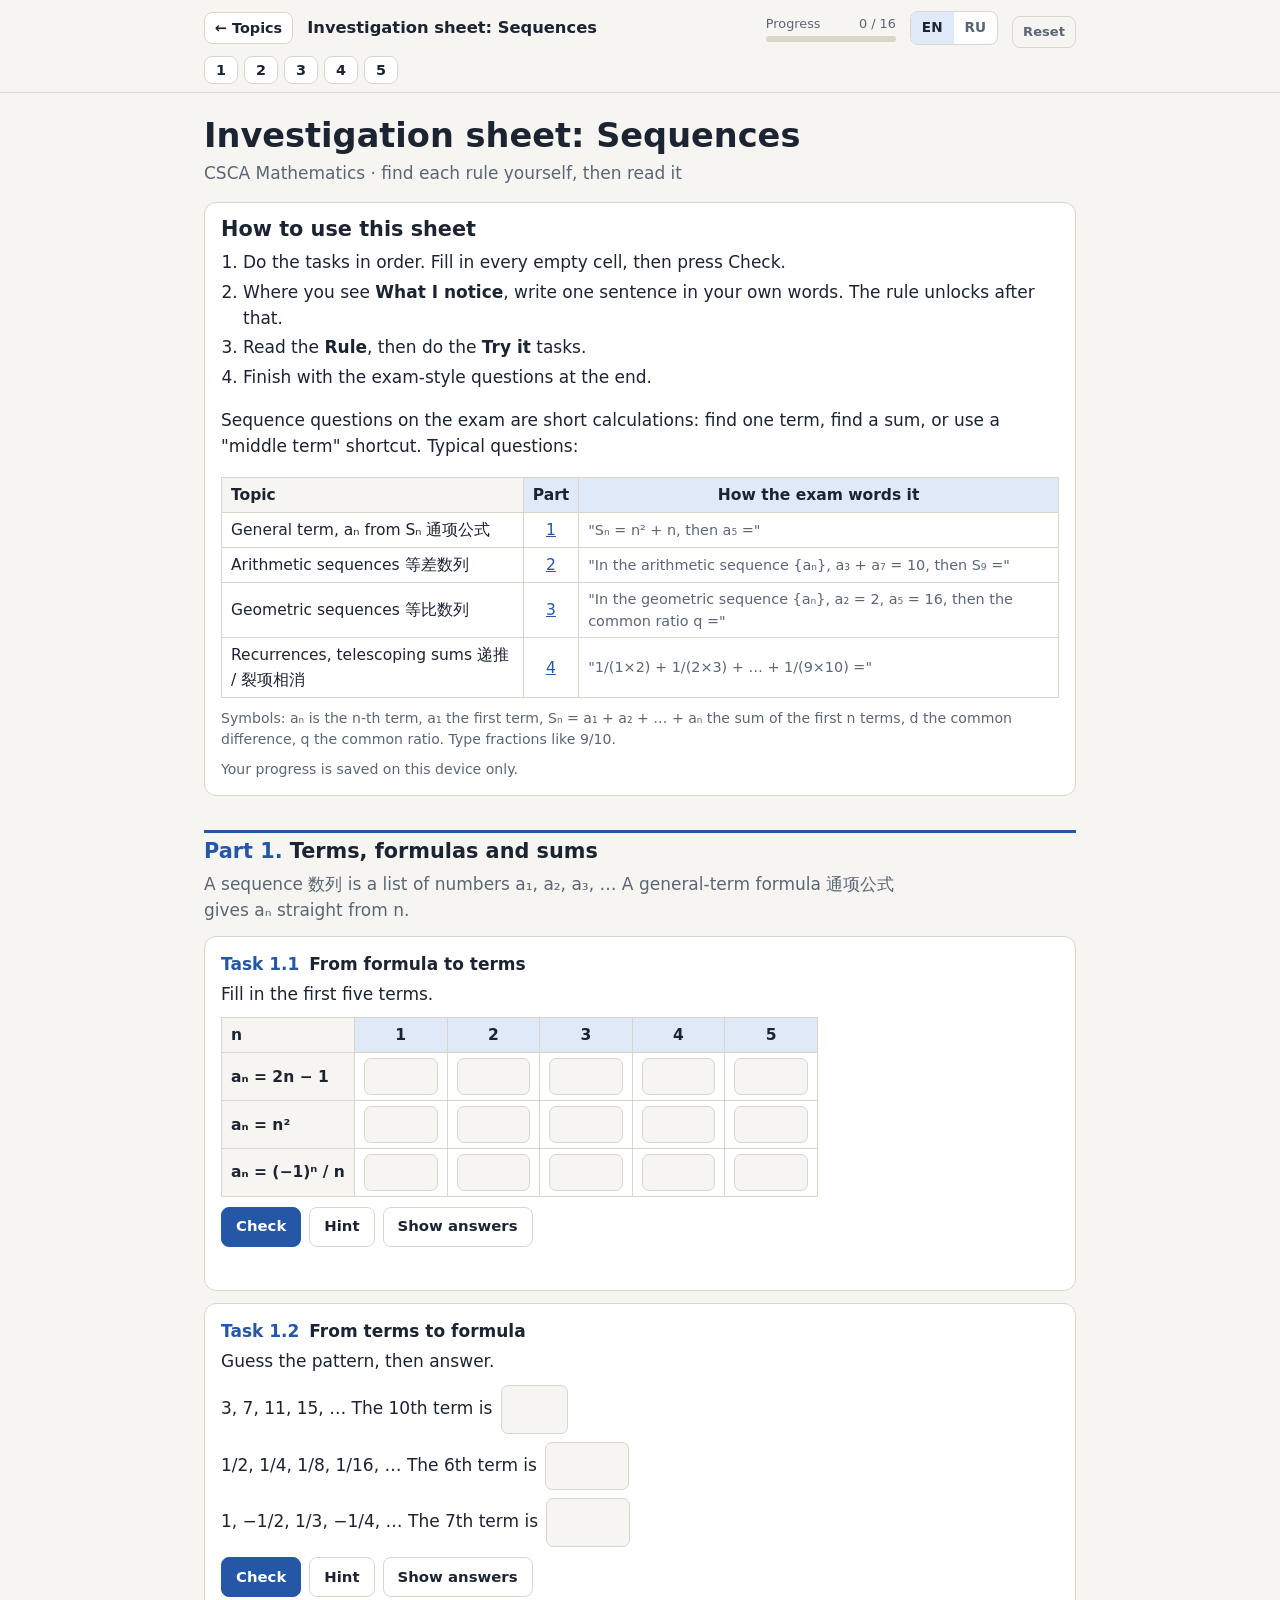
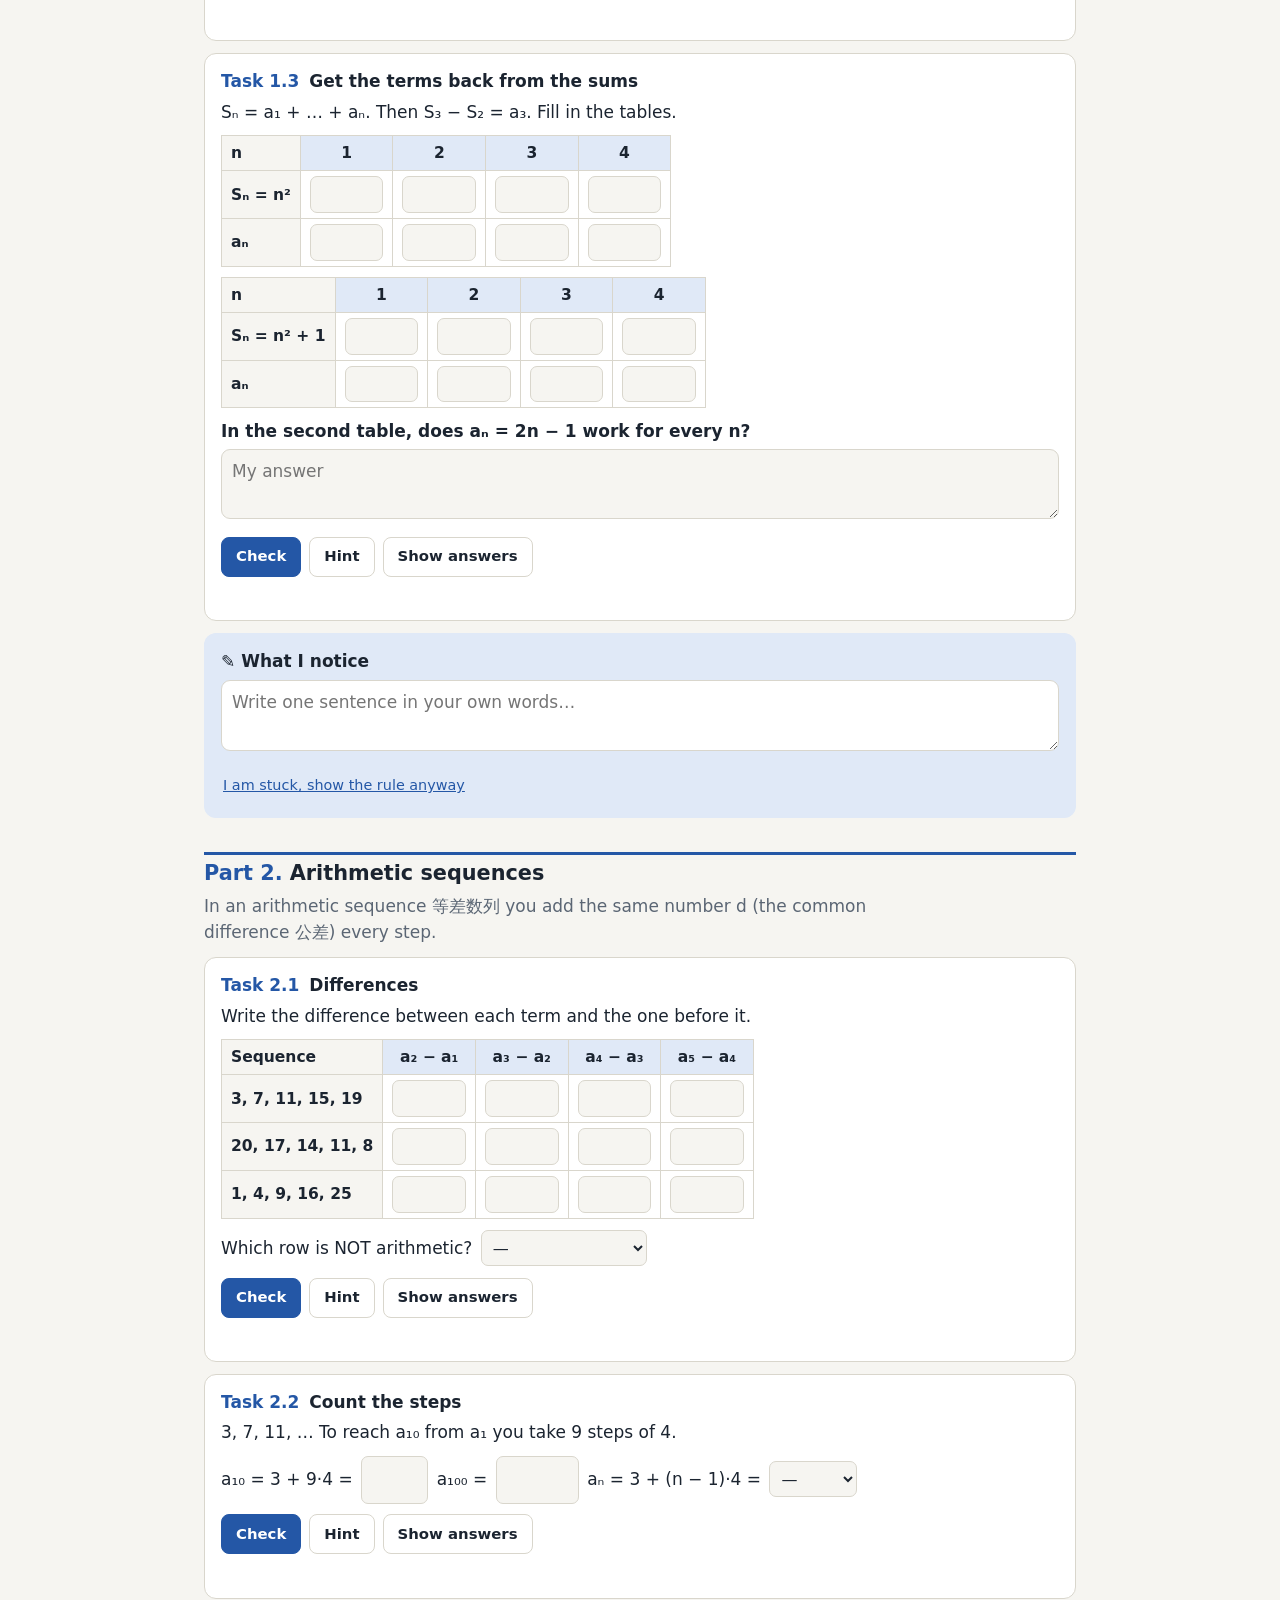
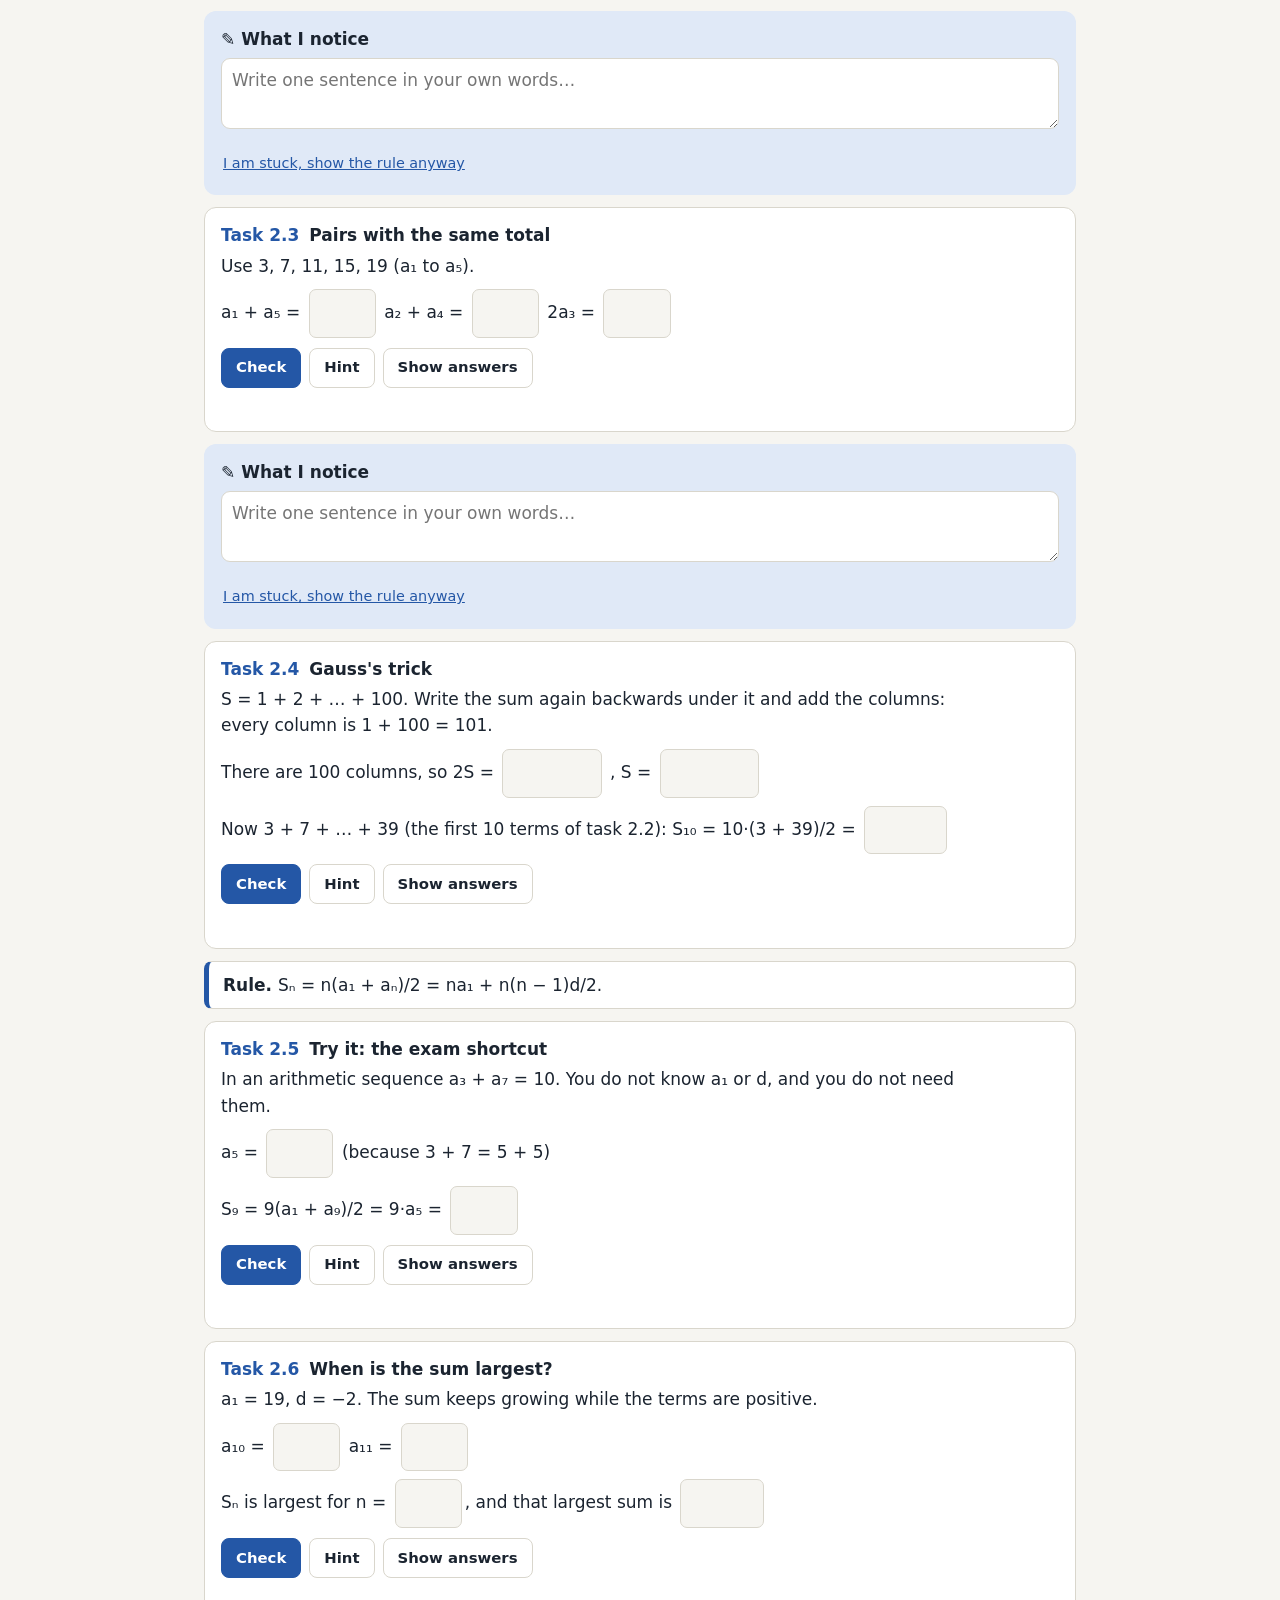
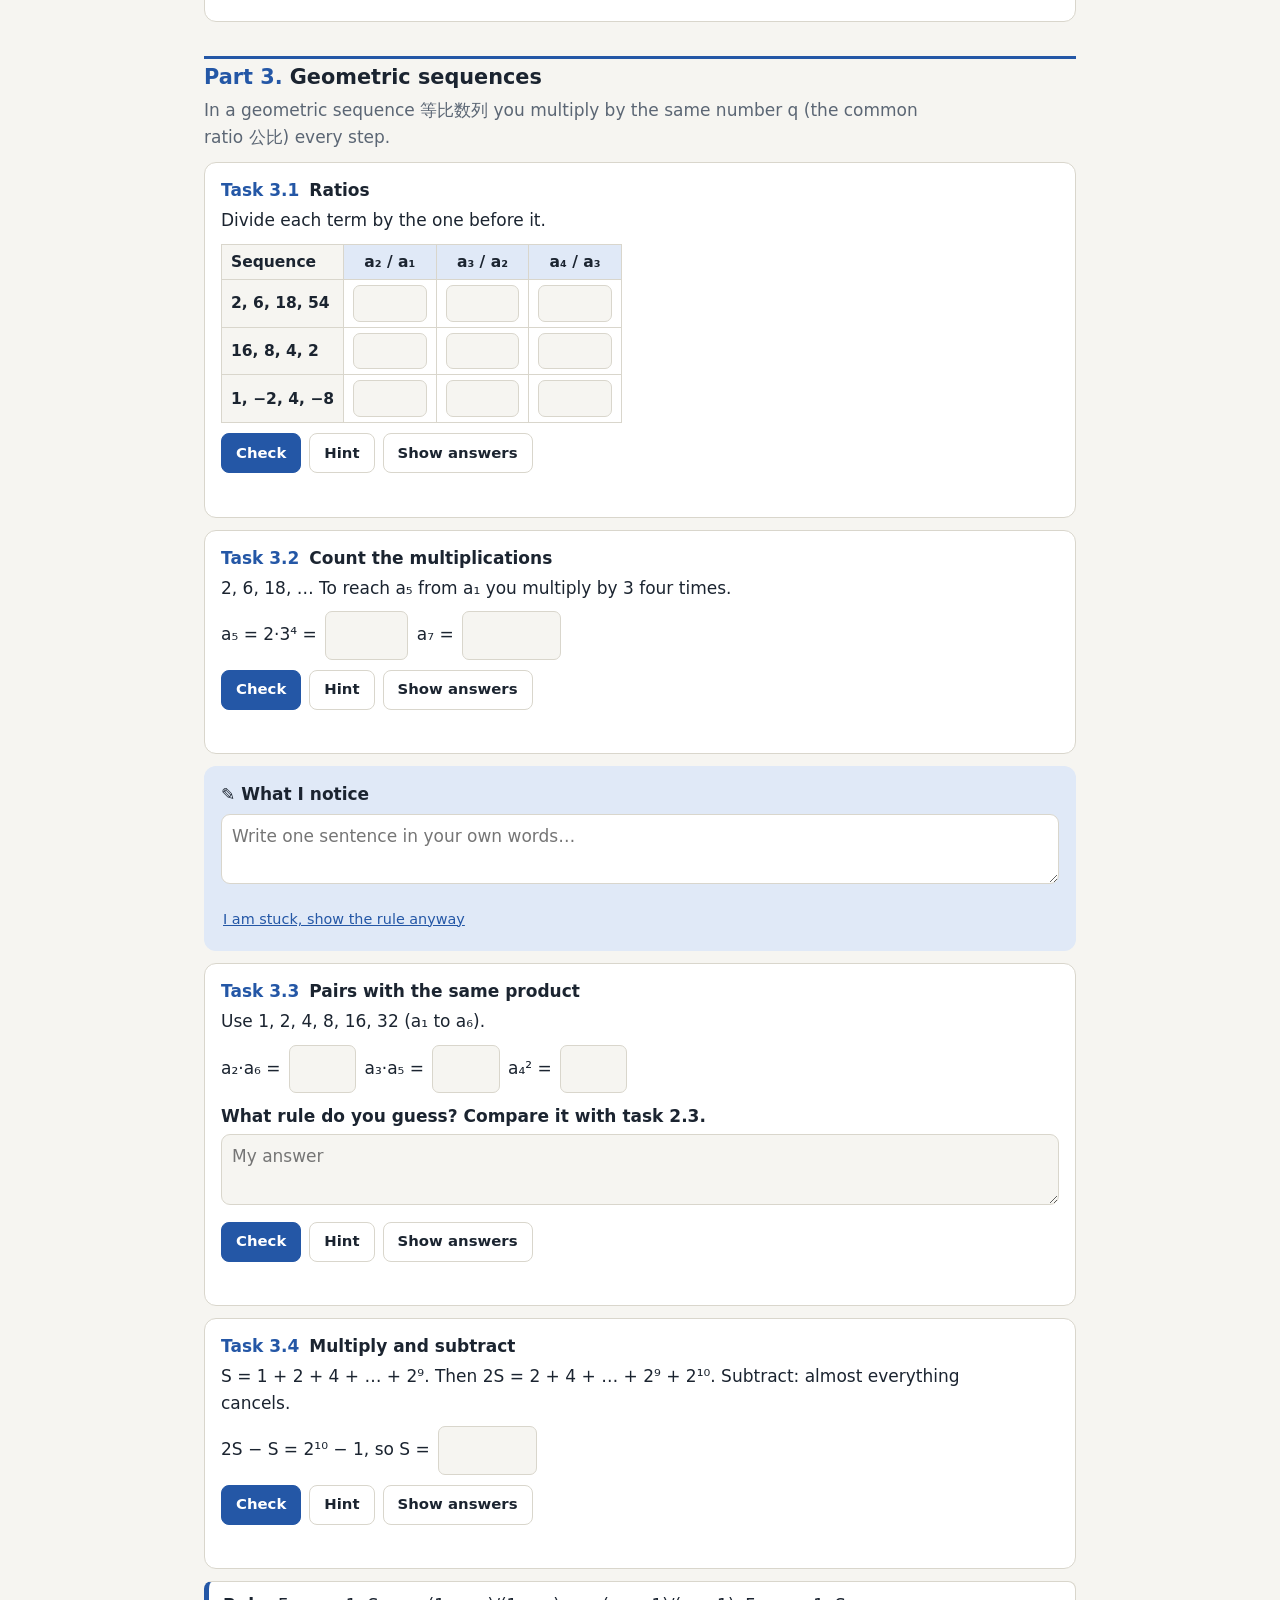
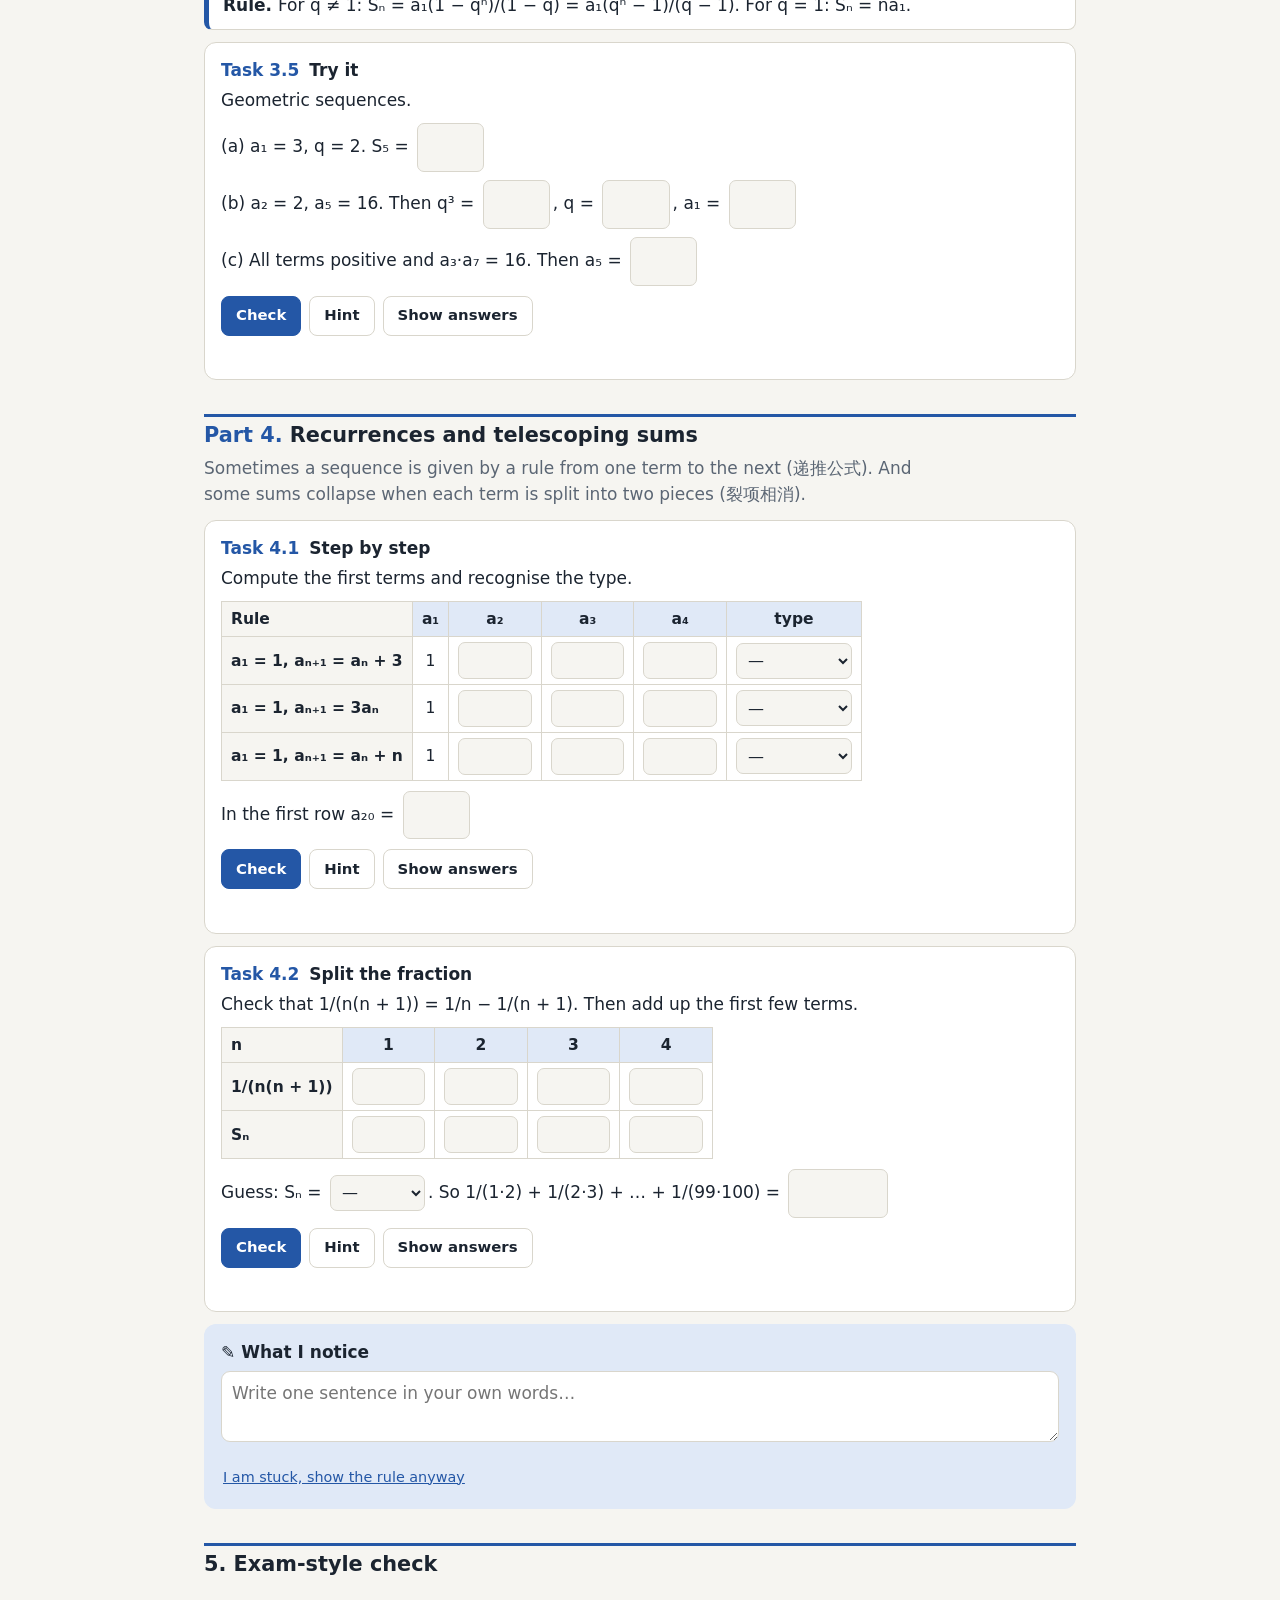
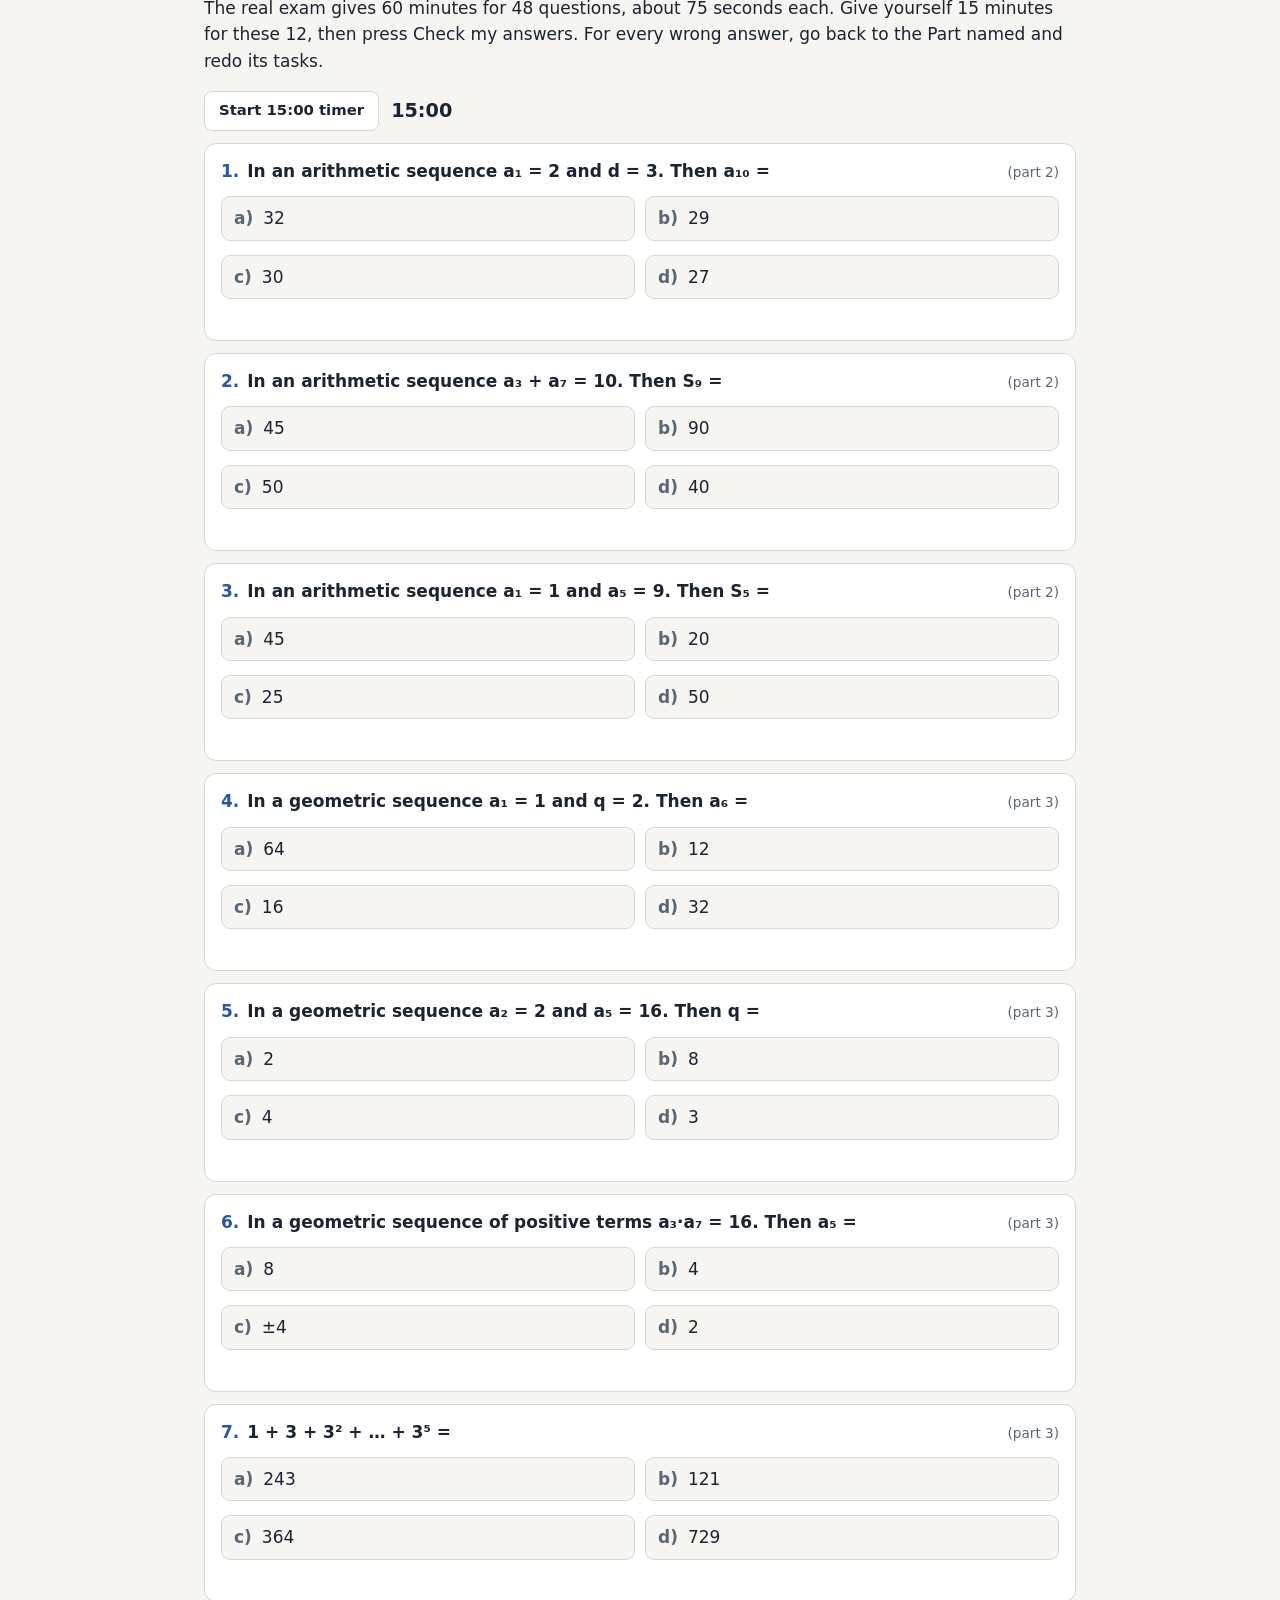
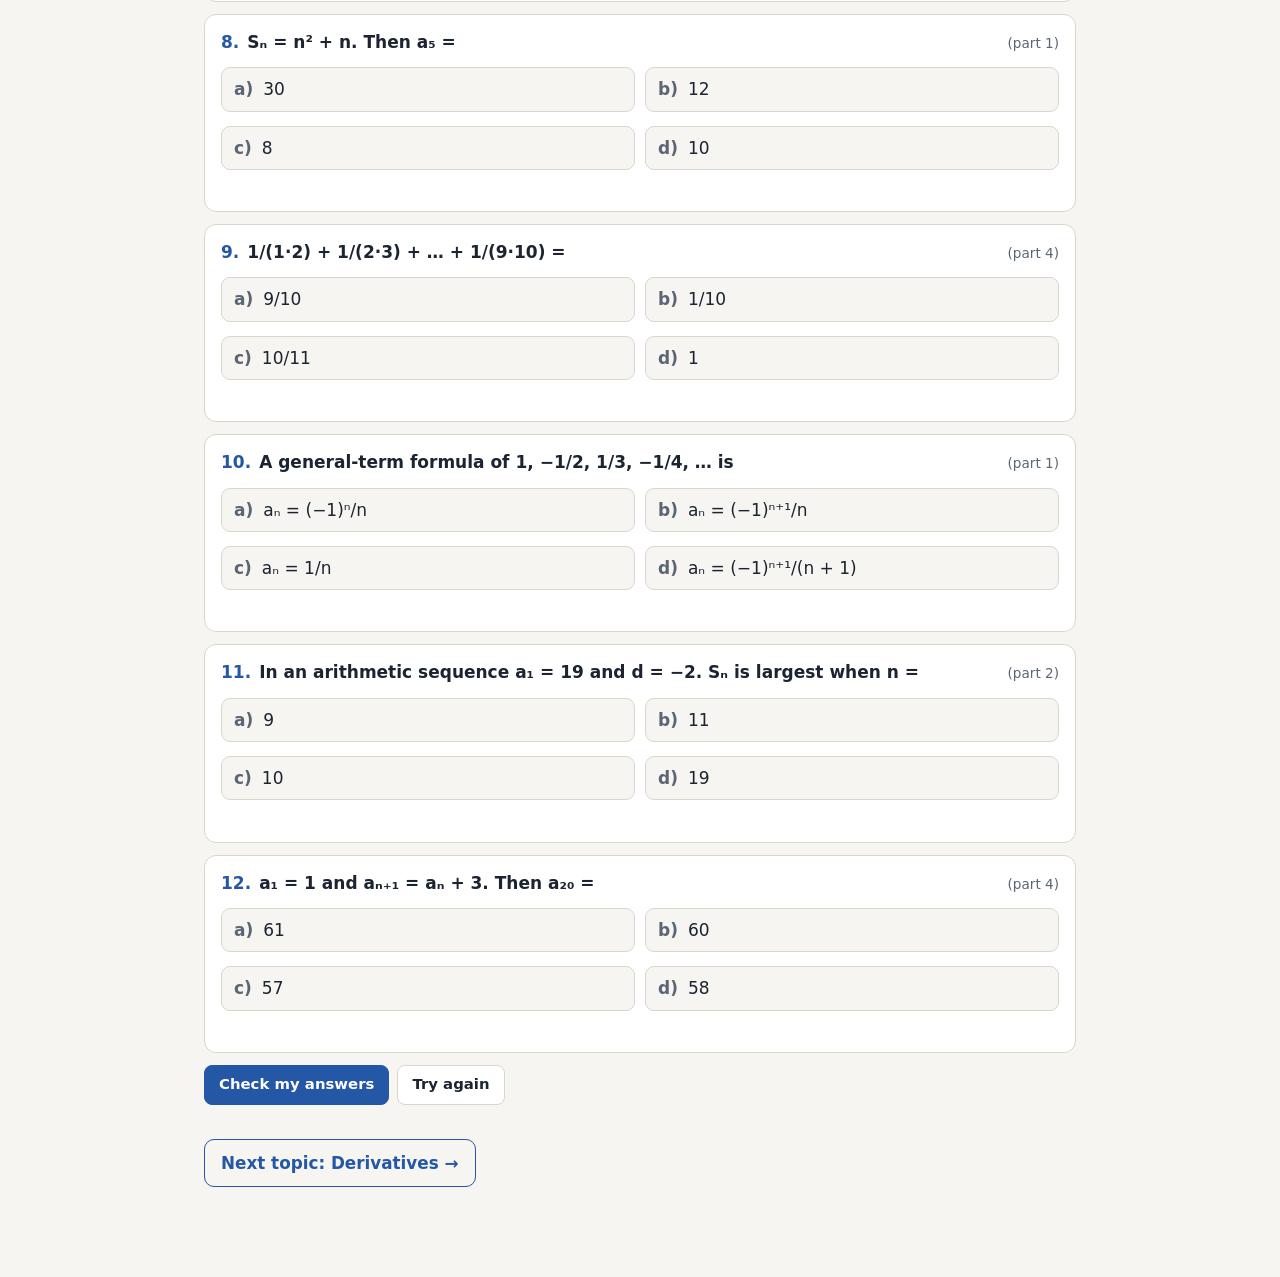
<file: docs/math/sequences.html>
<!DOCTYPE html>
<html lang="en">
<head>
<meta charset="utf-8">
<meta name="viewport" content="width=device-width, initial-scale=1">
<title>Sequences</title>
<style>
:root{
  --bg:#f6f5f1; --bar:rgba(246,245,241,.94); --surface:#fff; --ink:#1b2430; --muted:#5b6674; --line:#d9d6cc;
  --accent:#2457a6; --accent-ink:#fff; --accent-soft:#e0e9f7;
  --hint:#8a5300; --hint-soft:#fbf0d9;
  --good:#17803d; --good-soft:#dff3e5; --bad:#b3261e; --bad-soft:#fbe4e1;
  --c1:#2457a6; --c2:#c2410c; --c3:#2f7d57;
  --font:system-ui,-apple-system,"Segoe UI",Roboto,"Noto Sans","PingFang SC","Noto Sans SC","Microsoft YaHei",sans-serif;
  --mono:ui-monospace,"SF Mono",Menlo,Consolas,monospace;
  color-scheme:light;
}
@media (prefers-color-scheme:dark){:root:not([data-theme="light"]){
  --bg:#12171e; --bar:rgba(18,23,30,.94); --surface:#1b222c; --ink:#e8edf3; --muted:#9aa7b6; --line:#2e3846;
  --accent:#7fb0ff; --accent-ink:#0c1b33; --accent-soft:#1e2f4d;
  --hint:#f5b84a; --hint-soft:#33280f;
  --good:#5fd38a; --good-soft:#123221; --bad:#ff8a80; --bad-soft:#3d1c19;
  --c1:#7fb0ff; --c2:#ff9a6b; --c3:#6fd9a1; color-scheme:dark;}}
:root[data-theme="dark"]{
  --bg:#12171e; --bar:rgba(18,23,30,.94); --surface:#1b222c; --ink:#e8edf3; --muted:#9aa7b6; --line:#2e3846;
  --accent:#7fb0ff; --accent-ink:#0c1b33; --accent-soft:#1e2f4d;
  --hint:#f5b84a; --hint-soft:#33280f;
  --good:#5fd38a; --good-soft:#123221; --bad:#ff8a80; --bad-soft:#3d1c19;
  --c1:#7fb0ff; --c2:#ff9a6b; --c3:#6fd9a1; color-scheme:dark;}
*{box-sizing:border-box}
html{scroll-behavior:smooth;-webkit-text-size-adjust:100%}
@media (prefers-reduced-motion:reduce){html{scroll-behavior:auto}}
body{margin:0;background:var(--bg);color:var(--ink);font:400 17px/1.55 var(--font)}
button,input,select,textarea{font:inherit;color:inherit}
button{cursor:pointer}
:focus-visible{outline:3px solid var(--accent);outline-offset:2px;border-radius:6px}
a{color:var(--accent)}
.topbar{position:sticky;top:0;z-index:20;background:var(--bar);backdrop-filter:blur(8px);-webkit-backdrop-filter:blur(8px);border-bottom:1px solid var(--line);padding-top:env(safe-area-inset-top)}
.topin{max-width:900px;margin:0 auto;padding:8px 14px;display:flex;flex-wrap:wrap;align-items:center;gap:6px 14px}
.brand{font-weight:700;margin-right:auto;font-size:1.02rem;min-width:0}
.prog{min-width:130px;font-size:.8rem;color:var(--muted);font-variant-numeric:tabular-nums}
.ptxtrow{display:flex;justify-content:space-between;gap:10px}
.bar{height:6px;background:var(--line);border-radius:3px;overflow:hidden;margin-top:2px}
.bar>span{display:block;height:100%;width:0;background:var(--good);transition:width .25s}
.chips{max-width:900px;margin:0 auto;padding:0 14px 8px;display:flex;gap:6px;overflow-x:auto}
.chips a{flex:none;min-width:34px;text-align:center;text-decoration:none;border:1px solid var(--line);background:var(--surface);color:var(--ink);border-radius:8px;padding:2px 10px;font-weight:600;font-size:.9rem}
.chips a:hover{border-color:var(--accent)}
.seg{display:inline-flex;border:1px solid var(--line);border-radius:8px;overflow:hidden;background:var(--surface)}
.seg button{border:0;background:transparent;padding:5px 11px;font-weight:700;font-size:.85rem;color:var(--muted)}
.seg button[aria-pressed=true]{background:var(--accent-soft);color:var(--ink)}
.btn{border:1px solid var(--line);background:var(--surface);border-radius:8px;padding:7px 14px;font-weight:600;font-size:.93rem;min-height:40px}
.btn:hover{border-color:var(--accent)}
.btn.primary{background:var(--accent);border-color:var(--accent);color:var(--accent-ink)}
.btn.ghost{background:transparent}
.btn.small{min-height:32px;padding:3px 10px;font-size:.82rem}
.btn:disabled{opacity:.55;cursor:not-allowed}
.linkbtn{border:0;background:none;color:var(--accent);text-decoration:underline;padding:6px 2px;font-size:.9rem}
.wrap{max-width:900px;margin:0 auto;padding:0 14px 90px}
h1{font-size:clamp(1.55rem,5vw,2.1rem);line-height:1.15;margin:24px 0 4px;text-wrap:balance}
h2{font-size:1.3rem;line-height:1.25;margin:0 0 6px;text-wrap:balance}
.sub{color:var(--muted);margin:0 0 16px}
.small{font-size:.88rem;color:var(--muted);margin:8px 0 0}
.card{background:var(--surface);border:1px solid var(--line);border-radius:12px;padding:14px 16px;margin:12px 0}
.how ol{margin:6px 0 10px;padding-left:22px}
.how li{margin-bottom:3px}
.part{margin-top:34px;scroll-margin-top:96px}
.part>h2{padding-top:6px;border-top:3px solid var(--accent)}
.pn{color:var(--accent)}
.intro{color:var(--muted);max-width:68ch;margin:4px 0 8px}
.task{scroll-margin-top:100px}
.task.done{border-color:var(--good)}
.thead{display:flex;flex-wrap:wrap;gap:4px 10px;align-items:baseline;margin-bottom:4px}
.tnum{font-weight:700;color:var(--accent);font-variant-numeric:tabular-nums}
.ttitle{font-weight:700}
.tdone{margin-left:auto;color:var(--good);font-weight:800;visibility:hidden}
.task.done .tdone{visibility:visible}
.ttext{margin:2px 0 10px;max-width:70ch}
.tw{overflow-x:auto;margin:6px 0 10px;-webkit-overflow-scrolling:touch}
.tbl{border-collapse:collapse;font-size:.97rem;min-width:min(100%,0px)}
.tbl th,.tbl td{border:1px solid var(--line);padding:5px 9px;text-align:center;vertical-align:middle;white-space:nowrap}
.tbl thead th{background:var(--accent-soft)}
.tbl tbody th,.tbl tr>th:first-child{background:var(--bg);text-align:left;font-weight:600}
.tbl td.wd{white-space:normal;text-align:left;font-size:.9rem;color:var(--muted)}
.how .tbl td:first-child{text-align:left;white-space:normal}
.fld{width:4.6em;max-width:100%;padding:5px 7px;border:1.5px solid var(--line);border-radius:7px;background:var(--bg);text-align:center;font-size:1rem;min-height:36px}
.fld.sel{width:auto;max-width:15em;text-align:left;padding-right:4px}
.fld:focus{border-color:var(--accent)}
.fld.ok{border-color:var(--good);background:var(--good-soft)}
.fld.bad{border-color:var(--bad);background:var(--bad-soft)}
.bl{margin:8px 0;line-height:2.3}
.bl .fld{margin:0 3px}
.mc{margin:10px 0}.mcq{margin:0 0 6px;font-weight:600}
.opt{display:flex;gap:10px;align-items:baseline;width:100%;text-align:left;border:1.5px solid var(--line);background:var(--bg);border-radius:9px;padding:8px 12px;margin:6px 0;min-height:44px}
.opt .lab{font-weight:700;color:var(--muted);flex:none}
.opt[aria-pressed=true]{border-color:var(--accent);background:var(--accent-soft)}
.opt.ok{border-color:var(--good);background:var(--good-soft)}
.opt.bad{border-color:var(--bad);background:var(--bad-soft)}
.open{margin:10px 0}
.oq{margin:0 0 4px;font-weight:600}
.ta{width:100%;border:1.5px solid var(--line);border-radius:9px;background:var(--bg);padding:8px 10px;resize:vertical;min-height:48px}
.ta:focus{border-color:var(--accent)}
.ref{margin-top:6px;background:var(--good-soft);border-left:4px solid var(--good);padding:7px 11px;border-radius:6px}
.acts{display:flex;flex-wrap:wrap;gap:8px;align-items:center;margin-top:10px}
.hintbox{margin-top:10px;background:var(--hint-soft);border-left:4px solid var(--hint);padding:8px 12px;border-radius:6px}
.hintbox b{color:var(--hint)}
.msg{min-height:1.4em;margin-top:8px;font-weight:600;font-size:.95rem}
.msg.good{color:var(--good)}.msg.warn{color:var(--bad)}
.tick{margin-top:8px}
.tickbtn[aria-pressed=true]{background:var(--good-soft);border-color:var(--good)}
.notice{background:var(--accent-soft);border-color:transparent}
.nlabel{font-weight:700;margin-bottom:6px}
.notice .ta{background:var(--surface)}
.rulebox{margin-top:10px;background:var(--surface);border-left:5px solid var(--accent);padding:10px 14px;border-radius:8px}
.rulebox.plain{margin:12px 0;border:1px solid var(--line);border-left:5px solid var(--accent)}
.rulebox[hidden]{display:none}
.worked{margin:12px 0;border:1px dashed var(--line);padding:10px 14px;border-radius:8px;background:var(--surface)}
.careful{margin:12px 0;background:var(--hint-soft);border-left:5px solid var(--hint);padding:10px 14px;border-radius:8px}
.figrow{display:flex;flex-wrap:wrap;gap:10px;margin:8px 0}
.figrow>div{flex:1 1 260px;min-width:0}
.figone{max-width:460px;margin:8px 0}.figstack{max-width:520px;margin:8px 0}
.plot{width:100%;height:auto;display:block;background:var(--surface);border:1px solid var(--line);border-radius:10px;margin-bottom:6px}
.plot .ax{stroke:var(--muted);stroke-width:1.2}
.plot .grid{stroke:var(--line);stroke-width:1}
.plot .tk{stroke:var(--muted);stroke-width:1}
.plot text{paint-order:stroke;stroke:var(--surface);stroke-width:3.5px;stroke-linejoin:round}
.plot .tl,.plot .pl{fill:var(--muted);font-size:11px}
.plot .pl{fill:var(--ink);font-weight:600}
.plot .asy{stroke:var(--muted);stroke-width:1;stroke-dasharray:4 4;opacity:.8}
.plot .cv{fill:none;stroke-width:2.4;stroke-linecap:round;stroke-linejoin:round}
.plot .c1{stroke:var(--c1)}.plot .c2{stroke:var(--c2)}.plot .c3{stroke:var(--c3)}
.plot .cl{font-size:13px;font-weight:700}
.plot .c1t{fill:var(--c1)}.plot .c2t{fill:var(--c2)}.plot .c3t{fill:var(--c3)}
.plot .pt{fill:var(--ink)}
.plot .pt.hol{fill:var(--surface);stroke:var(--ink);stroke-width:1.5}
.timerrow{display:flex;gap:12px;align-items:center;margin:8px 0}
.timer{font-variant-numeric:tabular-nums;font-weight:700;font-size:1.2rem}
.timer.low{color:var(--bad)}
.q .qq{display:flex;flex-wrap:wrap;gap:6px 8px;align-items:baseline;font-weight:600}
.qn{color:var(--accent)}
.qpart{margin-left:auto;font-weight:400;color:var(--muted);font-size:.85rem}
.qopts{display:grid;grid-template-columns:repeat(2,minmax(0,1fr));gap:2px 10px;margin-top:6px}
@media (max-width:560px){.qopts{grid-template-columns:1fr}.topin{gap:4px 10px}.brand{flex:1 1 100%}.prog{flex:1}}
.qfb{min-height:1.3em;font-weight:600;font-size:.92rem;margin-top:2px}
.qfb.good{color:var(--good)}.qfb.bad{color:var(--bad)}
.result{margin-top:10px;font-weight:700;font-size:1.15rem}

.back{flex:none;text-decoration:none;font-weight:600;font-size:.9rem;border:1px solid var(--line);background:var(--surface);border-radius:8px;padding:4px 10px;color:var(--ink)}
.back:hover{border-color:var(--accent)}
.nextlink{margin:34px 0 0;font-weight:700;font-size:1.05rem}
.nextlink a{display:inline-block;text-decoration:none;border:1.5px solid var(--accent);border-radius:10px;padding:10px 16px}
.geo{width:100%;max-width:420px;height:auto;display:block;background:var(--surface);border:1px solid var(--line);border-radius:10px;margin:8px 0}
.geo line,.geo path,.geo polygon,.geo circle,.geo ellipse,.geo polyline{fill:none;stroke:var(--ink);stroke-width:1.6;stroke-linejoin:round}
.geo .hid{stroke-dasharray:5 4;stroke:var(--muted)}
.geo .acc{stroke:var(--c1);stroke-width:2.2}.geo .acc2{stroke:var(--c2);stroke-width:2.2}.geo .acc3{stroke:var(--c3);stroke-width:2.2}
.geo .dot{fill:var(--ink);stroke:none}
.geo text{fill:var(--ink);font-size:13px;font-weight:600;stroke:none;paint-order:stroke}
.geo .mt{fill:var(--muted);font-weight:400;font-size:12px}
.geo .fillsoft{fill:var(--accent-soft);stroke:var(--c1)}

</style>
</head>
<body>
<div id="app"></div>
<noscript>This page needs JavaScript. / Для этой страницы нужен JavaScript.</noscript>
<script>
const SUBJECT = {"id": "math", "title_en": "Mathematics", "title_ru": "Математика", "exam": {"questions": 48, "minutes": 60}};
const NAV = {"home": "../index.html", "subject": "index.html", "next": {"href": "derivatives.html", "title": {"en": "Derivatives", "ru": "Производные"}}};
/* Shared UI text and helpers for every sheet. English + Russian.
   T(en, ru) makes a bilingual string. Math and Chinese terms are shared. */
const T = (en, ru) => ({ en, ru });

const UI = {
  en: {
    progress: 'Progress',
    reset: 'Reset', resetSure: 'Click again to erase',
    check: 'Check', hint: 'Hint', showAns: 'Show answers',
    allGood: 'All correct. Well done.',
    some: (a, b) => `${a} of ${b} correct. Red cells are wrong, try again.`,
    fill: 'Fill in every answer first.',
    mine: 'My answer', ref: 'Answer', gotIt: 'I got it', notYet: 'Not yet', gotItOn: 'Marked as understood',
    notice: 'What I notice', noticePh: 'Write one sentence in your own words…',
    showRule: 'Show the rule', stuck: 'I am stuck, show the rule anyway',
    rule: 'Rule', careful: 'Careful', worked: 'Worked example',
    exam: 'Exam-style check', start: (m) => `Start ${m} timer`,
    examIntro: (min, q, per, mins, n) => `The real exam gives ${min} minutes for ${q} questions, about ${per} seconds each. Give yourself ${mins} minutes for these ${n}, then press Check my answers. For every wrong answer, go back to the Part named and redo its tasks.`,
    back: 'Back to the list of topics', topics: 'Topics', next: 'Next topic', stop: 'Stop timer', timeUp: 'Time is up',
    checkAll: 'Check my answers', score: (a, b) => `Score: ${a} / ${b}`,
    review: 'Review', again: 'Try again',
    howTitle: 'How to use this sheet',
    steps: [
      'Do the tasks in order. Fill in every empty cell, then press Check.',
      'Where you see **What I notice**, write one sentence in your own words. The rule unlocks after that.',
      'Read the **Rule**, then do the **Try it** tasks.',
      'Finish with the exam-style questions at the end.'
    ],
    topic: 'Topic', partCol: 'Part', wording: 'How the exam words it',
    photoNote: 'Your progress is saved on this device only.',
    parts: 'Parts', none: 'none', task: 'Task', part: 'Part',
    opt: { yes: 'yes', no: 'no', same: 'same', opposite: 'opposite', neither: 'neither', up: 'always goes up', down: 'always goes down', change: 'changes direction', yaxis: 'the y-axis', origin: 'the origin', xaxis: 'the x-axis' }
  },
  ru: {
    progress: 'Прогресс',
    reset: 'Сбросить', resetSure: 'Нажмите ещё раз, чтобы стереть',
    check: 'Проверить', hint: 'Подсказка', showAns: 'Показать ответы',
    allGood: 'Всё верно. Отлично.',
    some: (a, b) => `Верно ${a} из ${b}. Красные ячейки неверны, попробуйте ещё раз.`,
    fill: 'Сначала заполните все ответы.',
    mine: 'Мой ответ', ref: 'Ответ', gotIt: 'Я понял(а)', notYet: 'Пока нет', gotItOn: 'Отмечено: понял(а)',
    notice: 'Что я заметил(а)', noticePh: 'Напишите одно предложение своими словами…',
    showRule: 'Показать правило', stuck: 'Не получается, показать правило',
    rule: 'Правило', careful: 'Осторожно', worked: 'Разобранный пример',
    exam: 'Проверка в формате экзамена', start: (m) => `Запустить таймер ${m}`,
    examIntro: (min, q, per, mins, n) => `На настоящем экзамене даётся ${min} минут на ${q} вопросов, то есть около ${per} секунд на вопрос. Дайте себе ${mins} мин. на эти ${n}. Затем нажмите «Проверить ответы». За каждый неверный ответ вернитесь к названной части и повторите её задания.`,
    back: 'Назад к списку тем', topics: 'Темы', next: 'Следующая тема', stop: 'Остановить таймер', timeUp: 'Время вышло',
    checkAll: 'Проверить ответы', score: (a, b) => `Результат: ${a} / ${b}`,
    review: 'Повторить', again: 'Ещё раз',
    howTitle: 'Как пользоваться листом',
    steps: [
      'Выполняйте задания по порядку. Заполните все пустые ячейки и нажмите «Проверить».',
      'Там, где написано **Что я заметил(а)**, напишите одно предложение своими словами. После этого откроется правило.',
      'Прочитайте **Правило**, затем выполните задания **Попробуйте сами**.',
      'В конце решите вопросы в формате экзамена.'
    ],
    topic: 'Тема', partCol: 'Часть', wording: 'Как это формулируют на экзамене',
    photoNote: 'Ваш прогресс сохраняется только на этом устройстве.',
    parts: 'Части', none: 'нет', task: 'Задание', part: 'Часть',
    opt: { yes: 'да', no: 'нет', same: 'одинаковые', opposite: 'противоположные', neither: 'ни то, ни другое', up: 'всегда растёт', down: 'всегда убывает', change: 'меняет направление', yaxis: 'оси y', origin: 'начала координат', xaxis: 'оси x' }
  }
};

/* option helpers */
const O = (k) => ({ k });                      // key into UI.opt
const YN = [O('yes'), O('no')];
const SON = [O('same'), O('opposite'), O('neither')];
const MON = [O('up'), O('down'), O('change')];
const LR = [{ k: 'left', en: 'left', ru: 'влево' }, { k: 'right', en: 'right', ru: 'вправо' }];
const COND = [{ k: 'suf', en: 'sufficient, not necessary', ru: 'достаточное, не необходимое' }, { k: 'nec', en: 'necessary, not sufficient', ru: 'необходимое, не достаточное' },
  { k: 'both', en: 'necessary and sufficient', ru: 'необходимое и достаточное' }, { k: 'neither', en: 'neither', ru: 'ни то, ни другое' }];

/* small static table */
const mini = (rows) => ({ k: 'html', html: '<div class="tw"><table class="tbl">' + rows.map((r, i) => '<tr>' + r.map(c => i === 0 || c === r[0] ? `<th>${c}</th>` : `<td>${c}</td>`).join('') + '</tr>').join('') + '</table></div>' });

/* Sheet: Sequences (CSCA Mathematics): general term, Sₙ, arithmetic and geometric sequences, recurrences, telescoping sums. */
const SHEET = {
  key: 'csca-math-sequences-v1',
  title: T('Investigation sheet: Sequences', 'Исследовательский лист: последовательности'),
  sub: T('CSCA Mathematics · find each rule yourself, then read it', 'CSCA, математика · найдите каждое правило сами, потом прочитайте его'),
  stats: T('Sequence questions on the exam are short calculations: find one term, find a sum, or use a "middle term" shortcut. Typical questions:',
           'Вопросы по последовательностям на экзамене — короткие вычисления: найти член, найти сумму или воспользоваться приёмом «среднего члена». Типичные вопросы:'),
  symbols: T('Symbols: aₙ is the n-th term, a₁ the first term, Sₙ = a₁ + a₂ + … + aₙ the sum of the first n terms, d the common difference, q the common ratio. Type fractions like 9/10.',
             'Обозначения: aₙ — n-й член, a₁ — первый член, Sₙ = a₁ + a₂ + … + aₙ — сумма первых n членов, d — разность, q — знаменатель. Дроби вводите так: 9/10.')
};

const KIND = [{ k: 'ar', en: 'arithmetic', ru: 'арифметическая' }, { k: 'ge', en: 'geometric', ru: 'геометрическая' }, { k: 'no', en: 'neither', ru: 'ни та, ни другая' }];

const PARTS = [
/* ================= PART 1 ================= */
{ id: 1, title: T('Terms, formulas and sums', 'Члены, формулы и суммы'),
  intro: T('A sequence 数列 is a list of numbers a₁, a₂, a₃, … A general-term formula 通项公式 gives aₙ straight from n.',
           'Последовательность 数列 — это список чисел a₁, a₂, a₃, … Формула общего члена 通项公式 даёт aₙ сразу по номеру n.'),
  items: [
  { t: 'task', id: '1.1', title: T('From formula to terms', 'От формулы к членам'),
    text: T('Fill in the first five terms.', 'Заполните первые пять членов.'),
    parts: [{ k: 'table', head: ['n', '1', '2', '3', '4', '5'], rows: [
      ['aₙ = 2n − 1', { a: '1' }, { a: '3' }, { a: '5' }, { a: '7' }, { a: '9' }],
      ['aₙ = n²', { a: '1' }, { a: '4' }, { a: '9' }, { a: '16' }, { a: '25' }],
      ['aₙ = (−1)ⁿ / n', { a: '-1' }, { a: '1/2' }, { a: '-1/3' }, { a: '1/4' }, { a: '-1/5' }]] }],
    hint: T('(−1)ⁿ is −1 when n is odd and 1 when n is even.', '(−1)ⁿ равно −1 при нечётном n и 1 при чётном.') },
  { t: 'task', id: '1.2', title: T('From terms to formula', 'От членов к формуле'),
    text: T('Guess the pattern, then answer.', 'Угадайте закономерность и ответьте.'),
    parts: [{ k: 'blanks', lines: [
      [T('3, 7, 11, 15, … The 10th term is ', '3, 7, 11, 15, … Десятый член равен '), { a: '39', w: 3 }],
      [T('1/2, 1/4, 1/8, 1/16, … The 6th term is ', '1/2, 1/4, 1/8, 1/16, … Шестой член равен '), { a: '1/64', w: 4 }],
      [T('1, −1/2, 1/3, −1/4, … The 7th term is ', '1, −1/2, 1/3, −1/4, … Седьмой член равен '), { a: '1/7', w: 4 }]] }],
    hint: T('First row: each term is 4 more. You need nine steps of 4 from 3.', 'Первая строка: каждый член больше на 4. От 3 нужно сделать девять шагов по 4.') },
  { t: 'task', id: '1.3', title: T('Get the terms back from the sums', 'Восстановите члены по суммам'),
    text: T('Sₙ = a₁ + … + aₙ. Then S₃ − S₂ = a₃. Fill in the tables.', 'Sₙ = a₁ + … + aₙ. Тогда S₃ − S₂ = a₃. Заполните таблицы.'),
    parts: [
      { k: 'table', head: ['n', '1', '2', '3', '4'], rows: [['Sₙ = n²', { a: '1' }, { a: '4' }, { a: '9' }, { a: '16' }], ['aₙ', { a: '1' }, { a: '3' }, { a: '5' }, { a: '7' }]] },
      { k: 'table', head: ['n', '1', '2', '3', '4'], rows: [['Sₙ = n² + 1', { a: '2' }, { a: '5' }, { a: '10' }, { a: '17' }], ['aₙ', { a: '2' }, { a: '3' }, { a: '5' }, { a: '7' }]] },
      { k: 'open', lines: [{ q: T('In the second table, does aₙ = 2n − 1 work for every n?', 'Во второй таблице работает ли aₙ = 2n − 1 при всех n?'), a: T('No. It works for n ≥ 2, but a₁ = S₁ = 2, not 1.', 'Нет. Она работает при n ≥ 2, но a₁ = S₁ = 2, а не 1.') }] }],
    hint: T('a₁ = S₁ always. a₂ = S₂ − S₁.', 'Всегда a₁ = S₁. a₂ = S₂ − S₁.') },
  { t: 'notice', id: 'n1', rule: T('a₁ = S₁, and aₙ = Sₙ − Sₙ₋₁ for n ≥ 2. Always check n = 1 separately.', 'a₁ = S₁ и aₙ = Sₙ − Sₙ₋₁ при n ≥ 2. Всегда проверяйте n = 1 отдельно.') }
  ]},

/* ================= PART 2 ================= */
{ id: 2, title: T('Arithmetic sequences', 'Арифметические прогрессии'),
  intro: T('In an arithmetic sequence 等差数列 you add the same number d (the common difference 公差) every step.', 'В арифметической прогрессии 等差数列 на каждом шаге прибавляется одно и то же число d (разность 公差).'),
  items: [
  { t: 'task', id: '2.1', title: T('Differences', 'Разности'),
    text: T('Write the difference between each term and the one before it.', 'Запишите разность между каждым членом и предыдущим.'),
    parts: [{ k: 'table', head: [T('Sequence', 'Последовательность'), 'a₂ − a₁', 'a₃ − a₂', 'a₄ − a₃', 'a₅ − a₄'], rows: [
      ['3, 7, 11, 15, 19', { a: '4' }, { a: '4' }, { a: '4' }, { a: '4' }],
      ['20, 17, 14, 11, 8', { a: '-3' }, { a: '-3' }, { a: '-3' }, { a: '-3' }],
      ['1, 4, 9, 16, 25', { a: '3' }, { a: '5' }, { a: '7' }, { a: '9' }]] },
      { k: 'blanks', lines: [[T('Which row is NOT arithmetic? ', 'Какая строка НЕ является арифметической прогрессией? '), { a: '1, 4, 9, 16, 25', sel: ['3, 7, 11, 15, 19', '20, 17, 14, 11, 8', '1, 4, 9, 16, 25'] }]] }],
    hint: T('7 − 3 = 4. 17 − 20 = −3.', '7 − 3 = 4. 17 − 20 = −3.') },
  { t: 'task', id: '2.2', title: T('Count the steps', 'Посчитайте шаги'),
    text: T('3, 7, 11, … To reach a₁₀ from a₁ you take 9 steps of 4.', '3, 7, 11, … Чтобы дойти от a₁ до a₁₀, нужно сделать 9 шагов по 4.'),
    parts: [{ k: 'blanks', lines: [['a₁₀ = 3 + 9·4 = ', { a: '39', w: 3 }, '   a₁₀₀ = ', { a: '399', w: 4 }, '   aₙ = 3 + (n − 1)·4 = ', { a: '4n − 1', sel: ['4n + 3', '4n − 1', '3n + 4'] }]] }],
    hint: T('From a₁ to aₙ there are n − 1 steps. Simplify 3 + 4n − 4.', 'От a₁ до aₙ — n − 1 шагов. Упростите 3 + 4n − 4.') },
  { t: 'notice', id: 'n2', rule: T('Arithmetic sequence: aₙ = a₁ + (n − 1)d. More generally aₙ = aₘ + (n − m)d.', 'Арифметическая прогрессия: aₙ = a₁ + (n − 1)d. В общем виде aₙ = aₘ + (n − m)d.') },
  { t: 'task', id: '2.3', title: T('Pairs with the same total', 'Пары с одинаковой суммой'),
    text: T('Use 3, 7, 11, 15, 19 (a₁ to a₅).', 'Используйте 3, 7, 11, 15, 19 (от a₁ до a₅).'),
    parts: [{ k: 'blanks', lines: [['a₁ + a₅ = ', { a: '22', w: 3 }, '   a₂ + a₄ = ', { a: '22', w: 3 }, '   2a₃ = ', { a: '22', w: 3 }]] }],
    hint: T('The numbers 1 + 5, 2 + 4 and 3 + 3 are all 6.', 'Суммы номеров 1 + 5, 2 + 4 и 3 + 3 все равны 6.') },
  { t: 'notice', id: 'n2b', rule: T('In an arithmetic sequence, if m + n = p + q then aₘ + aₙ = aₚ + a_q. In particular a₁ + a₉ = 2a₅.', 'В арифметической прогрессии, если m + n = p + q, то aₘ + aₙ = aₚ + a_q. В частности, a₁ + a₉ = 2a₅.') },
  { t: 'task', id: '2.4', title: T('Gauss\'s trick', 'Приём Гаусса'),
    text: T('S = 1 + 2 + … + 100. Write the sum again backwards under it and add the columns: every column is 1 + 100 = 101.', 'S = 1 + 2 + … + 100. Запишите сумму ещё раз в обратном порядке под ней и сложите столбцы: каждый столбец равен 1 + 100 = 101.'),
    parts: [{ k: 'blanks', lines: [
      [T('There are 100 columns, so 2S = ', 'Столбцов 100, поэтому 2S = '), { a: '10100', w: 5 }, ' , S = ', { a: '5050', w: 5 }],
      [T('Now 3 + 7 + … + 39 (the first 10 terms of task 2.2): S₁₀ = 10·(3 + 39)/2 = ', 'Теперь 3 + 7 + … + 39 (первые 10 членов из задания 2.2): S₁₀ = 10·(3 + 39)/2 = '), { a: '210', w: 4 }]] }],
    hint: T('S = (number of terms) × (first + last) ÷ 2.', 'S = (число членов) × (первый + последний) ÷ 2.') },
  { t: 'rule', label: T('Rule', 'Правило'), text: T('Sₙ = n(a₁ + aₙ)/2 = na₁ + n(n − 1)d/2.', 'Sₙ = n(a₁ + aₙ)/2 = na₁ + n(n − 1)d/2.') },
  { t: 'task', id: '2.5', title: T('Try it: the exam shortcut', 'Попробуйте сами: приём для экзамена'),
    text: T('In an arithmetic sequence a₃ + a₇ = 10. You do not know a₁ or d, and you do not need them.', 'В арифметической прогрессии a₃ + a₇ = 10. a₁ и d неизвестны, и они не нужны.'),
    parts: [{ k: 'blanks', lines: [
      ['a₅ = ', { a: '5', w: 3 }, T('   (because 3 + 7 = 5 + 5)', '   (потому что 3 + 7 = 5 + 5)')],
      ['S₉ = 9(a₁ + a₉)/2 = 9·a₅ = ', { a: '45', w: 3 }]] }],
    hint: T('a₁ + a₉ = a₃ + a₇ = 2a₅.', 'a₁ + a₉ = a₃ + a₇ = 2a₅.') },
  { t: 'task', id: '2.6', title: T('When is the sum largest?', 'Когда сумма наибольшая?'),
    text: T('a₁ = 19, d = −2. The sum keeps growing while the terms are positive.', 'a₁ = 19, d = −2. Сумма растёт, пока члены положительны.'),
    parts: [{ k: 'blanks', lines: [
      ['a₁₀ = ', { a: '1', w: 3 }, '   a₁₁ = ', { a: '-1', w: 3 }],
      [T('Sₙ is largest for n = ', 'Sₙ наибольшая при n = '), { a: '10', w: 3 }, T(', and that largest sum is ', ', и эта наибольшая сумма равна '), { a: '100', w: 4 }]] }],
    hint: T('a₁₀ = 19 + 9·(−2). S₁₀ = 10·(19 + 1)/2.', 'a₁₀ = 19 + 9·(−2). S₁₀ = 10·(19 + 1)/2.') }
  ]},

/* ================= PART 3 ================= */
{ id: 3, title: T('Geometric sequences', 'Геометрические прогрессии'),
  intro: T('In a geometric sequence 等比数列 you multiply by the same number q (the common ratio 公比) every step.', 'В геометрической прогрессии 等比数列 на каждом шаге умножают на одно и то же число q (знаменатель 公比).'),
  items: [
  { t: 'task', id: '3.1', title: T('Ratios', 'Отношения'),
    text: T('Divide each term by the one before it.', 'Разделите каждый член на предыдущий.'),
    parts: [{ k: 'table', head: [T('Sequence', 'Последовательность'), 'a₂ / a₁', 'a₃ / a₂', 'a₄ / a₃'], rows: [
      ['2, 6, 18, 54', { a: '3' }, { a: '3' }, { a: '3' }],
      ['16, 8, 4, 2', { a: '1/2' }, { a: '1/2' }, { a: '1/2' }],
      ['1, −2, 4, −8', { a: '-2' }, { a: '-2' }, { a: '-2' }]] }],
    hint: T('6 ÷ 2 = 3. 8 ÷ 16 = 1/2.', '6 ÷ 2 = 3. 8 ÷ 16 = 1/2.') },
  { t: 'task', id: '3.2', title: T('Count the multiplications', 'Посчитайте умножения'),
    text: T('2, 6, 18, … To reach a₅ from a₁ you multiply by 3 four times.', '2, 6, 18, … Чтобы дойти от a₁ до a₅, нужно четыре раза умножить на 3.'),
    parts: [{ k: 'blanks', lines: [['a₅ = 2·3⁴ = ', { a: '162', w: 4 }, '   a₇ = ', { a: '1458', w: 5 }]] }],
    hint: T('3⁴ = 81. a₇ = 2·3⁶.', '3⁴ = 81. a₇ = 2·3⁶.') },
  { t: 'notice', id: 'n3', rule: T('Geometric sequence (q ≠ 0, no term is 0): aₙ = a₁·qⁿ⁻¹. More generally aₙ = aₘ·qⁿ⁻ᵐ.', 'Геометрическая прогрессия (q ≠ 0, ни один член не равен 0): aₙ = a₁·qⁿ⁻¹. В общем виде aₙ = aₘ·qⁿ⁻ᵐ.') },
  { t: 'task', id: '3.3', title: T('Pairs with the same product', 'Пары с одинаковым произведением'),
    text: T('Use 1, 2, 4, 8, 16, 32 (a₁ to a₆).', 'Используйте 1, 2, 4, 8, 16, 32 (от a₁ до a₆).'),
    parts: [{ k: 'blanks', lines: [['a₂·a₆ = ', { a: '64', w: 3 }, '   a₃·a₅ = ', { a: '64', w: 3 }, '   a₄² = ', { a: '64', w: 3 }]] },
      { k: 'open', lines: [{ q: T('What rule do you guess? Compare it with task 2.3.', 'Какое правило вы предполагаете? Сравните с заданием 2.3.'), a: T('If m + n = p + q then aₘ·aₙ = aₚ·a_q. Arithmetic: sums; geometric: products.', 'Если m + n = p + q, то aₘ·aₙ = aₚ·a_q. Арифметическая: суммы; геометрическая: произведения.') }] }],
    hint: T('2 + 6 = 3 + 5 = 4 + 4.', '2 + 6 = 3 + 5 = 4 + 4.') },
  { t: 'task', id: '3.4', title: T('Multiply and subtract', 'Умножить и вычесть'),
    text: T('S = 1 + 2 + 4 + … + 2⁹. Then 2S = 2 + 4 + … + 2⁹ + 2¹⁰. Subtract: almost everything cancels.', 'S = 1 + 2 + 4 + … + 2⁹. Тогда 2S = 2 + 4 + … + 2⁹ + 2¹⁰. Вычтите: почти всё сокращается.'),
    parts: [{ k: 'blanks', lines: [['2S − S = 2¹⁰ − 1, ', T('so S = ', 'поэтому S = '), { a: '1023', w: 5 }]] }],
    hint: T('2¹⁰ = 1024.', '2¹⁰ = 1024.') },
  { t: 'rule', label: T('Rule', 'Правило'), text: T('For q ≠ 1: Sₙ = a₁(1 − qⁿ)/(1 − q) = a₁(qⁿ − 1)/(q − 1). For q = 1: Sₙ = na₁.', 'При q ≠ 1: Sₙ = a₁(1 − qⁿ)/(1 − q) = a₁(qⁿ − 1)/(q − 1). При q = 1: Sₙ = na₁.') },
  { t: 'task', id: '3.5', title: T('Try it', 'Попробуйте сами'),
    text: T('Geometric sequences.', 'Геометрические прогрессии.'),
    parts: [{ k: 'blanks', lines: [
      [T('(a) a₁ = 3, q = 2. S₅ = ', '(a) a₁ = 3, q = 2. S₅ = '), { a: '93', w: 3 }],
      [T('(b) a₂ = 2, a₅ = 16. Then q³ = ', '(b) a₂ = 2, a₅ = 16. Тогда q³ = '), { a: '8', w: 3 }, ', q = ', { a: '2', w: 3 }, ', a₁ = ', { a: '1', w: 3 }],
      [T('(c) All terms positive and a₃·a₇ = 16. Then a₅ = ', '(c) Все члены положительны и a₃·a₇ = 16. Тогда a₅ = '), { a: '4', w: 3 }]] }],
    hint: T('(a) S₅ = 3(2⁵ − 1)/(2 − 1). (c) a₃·a₇ = a₅².', '(a) S₅ = 3(2⁵ − 1)/(2 − 1). (c) a₃·a₇ = a₅².') }
  ]},

/* ================= PART 4 ================= */
{ id: 4, title: T('Recurrences and telescoping sums', 'Рекуррентные формулы и телескопические суммы'),
  intro: T('Sometimes a sequence is given by a rule from one term to the next (递推公式). And some sums collapse when each term is split into two pieces (裂项相消).', 'Иногда последовательность задаётся правилом перехода от члена к следующему (递推公式). А некоторые суммы «схлопываются», если разбить каждый член на две части (裂项相消).'),
  items: [
  { t: 'task', id: '4.1', title: T('Step by step', 'Шаг за шагом'),
    text: T('Compute the first terms and recognise the type.', 'Вычислите первые члены и определите тип.'),
    parts: [{ k: 'table', head: [T('Rule', 'Правило'), 'a₁', 'a₂', 'a₃', 'a₄', T('type', 'тип')], rows: [
      ['a₁ = 1, aₙ₊₁ = aₙ + 3', '1', { a: '4' }, { a: '7' }, { a: '10' }, { a: 'ar', sel: KIND }],
      ['a₁ = 1, aₙ₊₁ = 3aₙ', '1', { a: '3' }, { a: '9' }, { a: '27' }, { a: 'ge', sel: KIND }],
      ['a₁ = 1, aₙ₊₁ = aₙ + n', '1', { a: '2' }, { a: '4' }, { a: '7' }, { a: 'no', sel: KIND }]] },
      { k: 'blanks', lines: [[T('In the first row a₂₀ = ', 'В первой строке a₂₀ = '), { a: '58', w: 3 }]] }],
    hint: T('Third row: a₂ = a₁ + 1, a₃ = a₂ + 2, a₄ = a₃ + 3.', 'Третья строка: a₂ = a₁ + 1, a₃ = a₂ + 2, a₄ = a₃ + 3.') },
  { t: 'task', id: '4.2', title: T('Split the fraction', 'Разбейте дробь'),
    text: T('Check that 1/(n(n + 1)) = 1/n − 1/(n + 1). Then add up the first few terms.', 'Проверьте, что 1/(n(n + 1)) = 1/n − 1/(n + 1). Затем сложите первые несколько членов.'),
    parts: [
      { k: 'table', head: ['n', '1', '2', '3', '4'], rows: [['1/(n(n + 1))', { a: '1/2' }, { a: '1/6' }, { a: '1/12' }, { a: '1/20' }], ['Sₙ', { a: '1/2' }, { a: '2/3' }, { a: '3/4' }, { a: '4/5' }]] },
      { k: 'blanks', lines: [[T('Guess: Sₙ = ', 'Догадка: Sₙ = '), { a: 'n/(n+1)', sel: ['n/(n+1)', '1/(n+1)', '(n+1)/n'] }, T('.   So 1/(1·2) + 1/(2·3) + … + 1/(99·100) = ', '.   Значит, 1/(1·2) + 1/(2·3) + … + 1/(99·100) = '), { a: '99/100', w: 5 }]] }],
    hint: T('S₂ = 1/2 + 1/6 = 4/6 = 2/3. In (1 − 1/2) + (1/2 − 1/3) + … the middle pieces cancel.', 'S₂ = 1/2 + 1/6 = 4/6 = 2/3. В (1 − 1/2) + (1/2 − 1/3) + … средние части сокращаются.') },
  { t: 'notice', id: 'n4', rule: T('1/(n(n + 1)) = 1/n − 1/(n + 1), so the sum of the first n terms is 1 − 1/(n + 1) = n/(n + 1). Only the first and the last piece survive.', '1/(n(n + 1)) = 1/n − 1/(n + 1), поэтому сумма первых n членов равна 1 − 1/(n + 1) = n/(n + 1). Остаются только первый и последний кусочки.') }
  ]}
];

const EXAM = [
  { part: 2, q: T('In an arithmetic sequence a₁ = 2 and d = 3. Then a₁₀ =', 'В арифметической прогрессии a₁ = 2 и d = 3. Тогда a₁₀ ='), o: ['32', '29', '30', '27'], a: 1 },
  { part: 2, q: T('In an arithmetic sequence a₃ + a₇ = 10. Then S₉ =', 'В арифметической прогрессии a₃ + a₇ = 10. Тогда S₉ ='), o: ['45', '90', '50', '40'], a: 0 },
  { part: 2, q: T('In an arithmetic sequence a₁ = 1 and a₅ = 9. Then S₅ =', 'В арифметической прогрессии a₁ = 1 и a₅ = 9. Тогда S₅ ='), o: ['45', '20', '25', '50'], a: 2 },
  { part: 3, q: T('In a geometric sequence a₁ = 1 and q = 2. Then a₆ =', 'В геометрической прогрессии a₁ = 1 и q = 2. Тогда a₆ ='), o: ['64', '12', '16', '32'], a: 3 },
  { part: 3, q: T('In a geometric sequence a₂ = 2 and a₅ = 16. Then q =', 'В геометрической прогрессии a₂ = 2 и a₅ = 16. Тогда q ='), o: ['2', '8', '4', '3'], a: 0 },
  { part: 3, q: T('In a geometric sequence of positive terms a₃·a₇ = 16. Then a₅ =', 'В геометрической прогрессии с положительными членами a₃·a₇ = 16. Тогда a₅ ='), o: ['8', '4', '±4', '2'], a: 1 },
  { part: 3, q: '1 + 3 + 3² + … + 3⁵ =', o: ['243', '121', '364', '729'], a: 2 },
  { part: 1, q: T('Sₙ = n² + n. Then a₅ =', 'Sₙ = n² + n. Тогда a₅ ='), o: ['30', '12', '8', '10'], a: 3 },
  { part: 4, q: '1/(1·2) + 1/(2·3) + … + 1/(9·10) =', o: ['9/10', '1/10', '10/11', '1'], a: 0 },
  { part: 1, q: T('A general-term formula of 1, −1/2, 1/3, −1/4, … is', 'Формула общего члена для 1, −1/2, 1/3, −1/4, … —'), o: ['aₙ = (−1)ⁿ/n', 'aₙ = (−1)ⁿ⁺¹/n', 'aₙ = 1/n', 'aₙ = (−1)ⁿ⁺¹/(n + 1)'], a: 1 },
  { part: 2, q: T('In an arithmetic sequence a₁ = 19 and d = −2. Sₙ is largest when n =', 'В арифметической прогрессии a₁ = 19 и d = −2. Sₙ наибольшая при n ='), o: ['9', '11', '10', '19'], a: 2 },
  { part: 4, q: T('a₁ = 1 and aₙ₊₁ = aₙ + 3. Then a₂₀ =', 'a₁ = 1 и aₙ₊₁ = aₙ + 3. Тогда a₂₀ ='), o: ['61', '60', '57', '58'], a: 3 }
];

const TOPICS = [
  [T('General term, aₙ from Sₙ 通项公式', 'Общий член, aₙ из Sₙ 通项公式'), 1, '"Sₙ = n² + n, then a₅ ="'],
  [T('Arithmetic sequences 等差数列', 'Арифметические прогрессии 等差数列'), 2, '"In the arithmetic sequence {aₙ}, a₃ + a₇ = 10, then S₉ ="'],
  [T('Geometric sequences 等比数列', 'Геометрические прогрессии 等比数列'), 3, '"In the geometric sequence {aₙ}, a₂ = 2, a₅ = 16, then the common ratio q ="'],
  [T('Recurrences, telescoping sums 递推 / 裂项相消', 'Рекуррентные формулы, телескопические суммы 递推 / 裂项相消'), 4, '"1/(1×2) + 1/(2×3) + … + 1/(9×10) ="']
];

</script>
<script>
/* Engine for every CSCA investigation sheet. No external dependencies.
   Globals set by build.py: SUBJECT (subject.json), NAV (links). Set by the sheet: SHEET, PARTS, EXAM, TOPICS. */
(function () {
  const KEY = SHEET.key;
  let state = { lang: null, notices: {}, tasks: {}, inputs: {}, quiz: { ans: {}, checked: false } };
  try { const s = JSON.parse(localStorage.getItem(KEY) || 'null'); if (s) state = Object.assign(state, s); } catch (e) {}
  /* saved exam answers are option indices: if the questions or option order change, start the exam fresh */
  const EXAMSIG = (() => { let x = 5381; const t = EXAM.map(q => q.a + ':' + q.o.map(o => typeof o === 'string' ? o : o.en).join('|')).join('#');
    for (let i = 0; i < t.length; i++) x = (x * 33 + t.charCodeAt(i)) >>> 0; return x.toString(36); })();
  if (state.quiz.sig !== EXAMSIG) state.quiz = { ans: {}, checked: false, sig: EXAMSIG };
  const SUBJ = (typeof SUBJECT !== 'undefined' && SUBJECT) || {};
  const LINKS = (typeof NAV !== 'undefined' && NAV) || {};
  function save() {
    try {
      localStorage.setItem(KEY, JSON.stringify(state));
      localStorage.setItem('csca-lang', state.lang);
      const total = tasksIndex.length, done = tasksIndex.filter(t => state.tasks[t.id] && state.tasks[t.id].done).length;
      if (total) localStorage.setItem('csca-progress:' + KEY, JSON.stringify({ done, total, quiz: state.quiz.checked ? state.quiz.score : null, n: EXAM.length }));
    } catch (e) {}
  }
  try { const g = localStorage.getItem('csca-lang'); if (g === 'en' || g === 'ru') state.lang = g; } catch (e) {}
  if (!state.lang) state.lang = /^ru|^kk|^uk|^be/i.test(navigator.language || '') ? 'ru' : 'en';
  let lang = state.lang;
  const ui = () => UI[lang];
  const tr = (v) => (v == null ? '' : typeof v === 'string' ? v : (v[lang] != null ? v[lang] : v.en));

  /* ---------- tiny DOM helpers ---------- */
  function h(tag, attrs, ...kids) {
    const el = document.createElement(tag);
    if (attrs) for (const k in attrs) {
      const v = attrs[k];
      if (v == null || v === false) continue;
      if (k === 'class') el.className = v;
      else if (k === 'html') el.innerHTML = v;
      else if (k.startsWith('on')) el.addEventListener(k.slice(2), v);
      else el.setAttribute(k, v === true ? '' : v);
    }
    for (const c of kids.flat()) { if (c == null || c === false) continue; el.append(c.nodeType ? c : document.createTextNode(c)); }
    return el;
  }
  const esc = (s) => s.replace(/&/g, '&amp;').replace(/</g, '&lt;').replace(/>/g, '&gt;');
  const fmt = (s) => esc(tr(s)).replace(/\*\*(.+?)\*\*/g, '<b>$1</b>');
  const P = (s, cls) => h('p', { class: cls, html: fmt(s) });

  /* ---------- answer checking ---------- */
  const NONE = /^(none|no value|undefined|undef|dne|n\/a|нет|нет значения|не существует|не определено|нет ответа|∅|—|–|x|✗)$/i;
  function num(raw) {
    let s = String(raw).toLowerCase().trim()
      .replace(/[−–—]/g, '-').replace(/[×·]/g, '*').replace(/÷/g, '/')
      .replace(/(\d),(\d)/g, '$1.$2').replace(/\s+/g, '');
    if (!s) return NaN;
    s = s.replace(/π|pi/g, 'P').replace(/√|sqrt/g, 'S');
    s = s.replace(/S(\d+(\.\d+)?|P)/g, 'Math.sqrt($1)').replace(/S\(/g, 'Math.sqrt(');
    s = s.replace(/P/g, 'Math.PI');
    s = s.replace(/(\d|\))(?=Math|\()/g, '$1*');
    if (!/^[0-9+\-*/().]*$/.test(s.replace(/Math\.sqrt|Math\.PI/g, '1'))) return NaN;
    try { const v = Function('"use strict";return (' + s + ')')(); return typeof v === 'number' && isFinite(v) ? v : NaN; } catch (e) { return NaN; }
  }
  const norm = (s) => String(s).toLowerCase().replace(/[−–—]/g, '-').replace(/\s+/g, '').replace(/[()]/g, '');
  function isCorrect(f, val) {
    val = String(val == null ? '' : val).trim();
    if (!val) return false;
    if (f.sel) return val === f.exp;
    if (f.exp === 'none') return NONE.test(val);
    if (NONE.test(val)) return false;
    const e = num(f.exp), v = num(val);
    if (!isNaN(e) && !isNaN(v)) return Math.abs(e - v) < 1e-3;
    return norm(val) === norm(f.exp);
  }

  /* ---------- figures (inline SVG) ---------- */
  function plot(o) {
    const W = o.w || 360, H = o.h || 250, m = { l: 30, r: 12, t: 14, b: 26 };
    const X = (x) => m.l + (x - o.x0) / (o.x1 - o.x0) * (W - m.l - m.r);
    const Y = (y) => H - m.b - (y - o.y0) / (o.y1 - o.y0) * (H - m.t - m.b);
    let s = `<svg viewBox="0 0 ${W} ${H}" class="plot" role="img" aria-label="${esc(o.label || 'graph')}">`;
    const ax0 = Y(Math.max(o.y0, Math.min(0, o.y1))), ay0 = X(Math.max(o.x0, Math.min(0, o.x1)));
    s += `<line class="ax" x1="${m.l}" y1="${ax0}" x2="${W - m.r}" y2="${ax0}"/><line class="ax" x1="${ay0}" y1="${m.t}" x2="${ay0}" y2="${H - m.b}"/>`;
    (o.xt || []).forEach(t => { const x = X(t.v);
      if (o.xlow) s += `<line class="grid" x1="${x}" y1="${m.t}" x2="${x}" y2="${H - m.b}"/><text class="tl" x="${x}" y="${H - 8}" text-anchor="middle">${t.l}</text>`;
      else s += `<line class="tk" x1="${x}" y1="${ax0 - 3}" x2="${x}" y2="${ax0 + 3}"/><text class="tl" x="${x}" y="${ax0 + 15}" text-anchor="middle">${t.l}</text>`; });
    (o.yt || []).forEach(t => { const y = Y(t.v); s += `<line class="tk" x1="${ay0 - 3}" y1="${y}" x2="${ay0 + 3}" y2="${y}"/><text class="tl" x="${ay0 - 6}" y="${y + 4}" text-anchor="end">${t.l}</text>`; });
    (o.vlines || []).forEach(v => { s += `<line class="asy" x1="${X(v)}" y1="${m.t}" x2="${X(v)}" y2="${H - m.b}"/>`; });
    (o.curves || []).forEach(c => {
      let d = '', pen = false, py = null; const N = 500;
      for (let i = 0; i <= N; i++) {
        const x = c.x0 != null ? c.x0 + (c.x1 - c.x0) * i / N : o.x0 + (o.x1 - o.x0) * i / N, y = c.f(x);
        const bad = !isFinite(y) || y < o.y0 - 0.5 || y > o.y1 + 0.5 || (py != null && Math.abs(y - py) > (o.y1 - o.y0) * 0.6);
        if (bad) { pen = false; py = null; continue; }
        d += (pen ? 'L' : 'M') + X(x).toFixed(1) + ' ' + Y(y).toFixed(1); pen = true; py = y;
      }
      s += `<path d="${d}" class="cv ${c.cls || 'c1'}" ${c.dash ? 'stroke-dasharray="5 4"' : ''}/>`;
    });
    (o.segs || []).forEach(g => { s += `<line class="asy" x1="${X(g[0])}" y1="${Y(g[1])}" x2="${X(g[2])}" y2="${Y(g[3])}"/>`; });
    (o.pts || []).forEach(p => {
      s += `<circle cx="${X(p.x)}" cy="${Y(p.y)}" r="4.5" class="${p.hollow ? 'pt hol' : 'pt'}"/>`;
      if (p.l) s += `<text class="pl" x="${X(p.x) + (p.dx || 7)}" y="${Y(p.y) + (p.dy || -7)}" text-anchor="${p.anc || 'start'}">${p.l}</text>`;
    });
    (o.tx || []).forEach(t => { s += `<text class="cl ${t.cls || ''}" x="${X(t.x)}" y="${Y(t.y)}" text-anchor="${t.anc || 'start'}">${t.t}</text>`; });
    return s + '</svg>';
  }
  const piT = (a, b) => { const r = []; for (let k = a; k <= b; k++) if (k) r.push({ v: k * Math.PI, l: (k === 1 ? '' : k === -1 ? '−' : k) + 'π' }); return r; };
  const FIGS = SHEET.figs ? SHEET.figs({ h, plot, piT, esc }) : {};

  /* ---------- rendering ---------- */
  const root = document.getElementById('app');
  const EXAMID = PARTS.length + 1;
  let tasksIndex = [];     // {id, el, ctx}
  let uid = 0;

  function selOptions(opts) { return opts.map(o => typeof o === 'string' ? { v: o, t: o } : o.en != null ? { v: o.k, t: tr(o) } : { v: o.k, t: ui().opt[o.k] }); }

  function buildTask(it) {
    const ctx = { id: it.id, fields: [], opens: [], el: null, msg: null };
    const st = (state.tasks[it.id] = state.tasks[it.id] || {});
    const key = (pi, n) => `${it.id}|${pi}|${n}`;
    const card = h('article', { class: 'card task', id: 't' + it.id.replace('.', '-') });
    ctx.el = card;
    const head = h('div', { class: 'thead' }, h('span', { class: 'tnum' }, ui().task + ' ' + it.id), h('span', { class: 'ttitle' }, tr(it.title)), h('span', { class: 'tdone', 'aria-hidden': 'true' }, '✓'));
    card.append(head, P(it.text, 'ttext'));

    const mkField = (pi, n, spec, extra) => {
      const k = key(pi, n);
      let el, f;
      if (spec.sel) {
        const opts = selOptions(spec.sel);
        el = h('select', { class: 'fld sel', 'aria-label': 'answer' }, h('option', { value: '' }, '—'), opts.map(o => h('option', { value: o.v }, o.t)));
        f = { el, exp: spec.a, sel: true };
      } else {
        el = h('input', { class: 'fld', type: 'text', inputmode: 'text', autocomplete: 'off', autocapitalize: 'off', spellcheck: 'false', style: spec.w ? `width:${spec.w + 1.2}em` : null, 'aria-label': 'answer' });
        f = { el, exp: spec.a };
      }
      el.value = state.inputs[k] || '';
      el.addEventListener('input', () => { state.inputs[k] = el.value; el.classList.remove('ok', 'bad'); st.checked = false; save(); });
      el.addEventListener('change', () => { state.inputs[k] = el.value; el.classList.remove('ok', 'bad'); save(); });
      f.key = k; ctx.fields.push(f);
      return el;
    };

    it.parts.forEach((part, pi) => {
      let n = 0;
      if (part.k === 'html') card.append(h('div', { html: typeof part.html === 'string' ? part.html : tr(part.html) }));
      else if (part.k === 'fig') card.append(FIGS[part.id]());
      else if (part.k === 'table') {
        const tbl = h('table', { class: 'tbl' });
        tbl.append(h('thead', null, h('tr', null, part.head.map(c => h('th', null, tr(c))))));
        const tb = h('tbody');
        part.rows.forEach(r => tb.append(h('tr', null, r.map((c, ci) => ci === 0 ? h('th', { scope: 'row' }, tr(c)) : (typeof c === 'string' ? h('td', null, c) : h('td', null, mkField(pi, n++, c)))))));
        tbl.append(tb); card.append(h('div', { class: 'tw' }, tbl));
      } else if (part.k === 'blanks') {
        part.lines.forEach(line => card.append(h('p', { class: 'bl' }, line.map(seg => typeof seg === 'string' ? seg : seg.en != null ? tr(seg) : mkField(pi, n++, seg)))));
      } else if (part.k === 'mc') {
        const k = key(pi, 0), box = h('div', { class: 'mc' });
        box.append(P(part.q, 'mcq'));
        const f = { key: k, mc: true, exp: String(part.a), btns: [] };
        part.opts.forEach((o, i) => {
          const b = h('button', { type: 'button', class: 'opt', 'aria-pressed': 'false' }, h('span', { class: 'lab' }, 'abcd'[i] + ')'), h('span', null, tr(o)));
          b.addEventListener('click', () => { state.inputs[k] = String(i); f.btns.forEach((x, j) => { x.setAttribute('aria-pressed', String(i === j)); x.classList.remove('ok', 'bad'); }); st.checked = false; save(); });
          if (state.inputs[k] === String(i)) b.setAttribute('aria-pressed', 'true');
          f.btns.push(b); box.append(b);
        });
        ctx.fields.push(f); card.append(box);
      } else if (part.k === 'open') {
        part.lines.forEach((ln, li) => {
          const k = key(pi, 'o' + li);
          const ta = h('textarea', { class: 'ta', rows: 2, placeholder: ui().mine, 'aria-label': ui().mine });
          ta.value = state.inputs[k] || '';
          ta.addEventListener('input', () => { state.inputs[k] = ta.value; save(); });
          const ans = h('div', { class: 'ref', hidden: true }, h('b', null, ui().ref + ': '), h('span', { html: fmt(ln.a) }));
          card.append(h('div', { class: 'open' }, P(ln.q, 'oq'), ta, ans));
          ctx.opens.push({ ans, k: key(pi, 'o' + li) });
        });
      }
    });

    const msg = h('div', { class: 'msg', role: 'status', 'aria-live': 'polite' });
    ctx.msg = msg;
    const tickRow = h('div', { class: 'tick', hidden: true });
    const tickBtn = h('button', { type: 'button', class: 'btn tickbtn' });
    const updTick = () => { const on = st.self; tickBtn.textContent = on ? '✓ ' + ui().gotItOn : ui().gotIt; tickBtn.setAttribute('aria-pressed', String(!!on)); };
    tickBtn.addEventListener('click', () => { st.self = !st.self; updTick(); recalc(it, ctx); save(); });
    tickRow.append(tickBtn); updTick();
    ctx.tickRow = tickRow;

    const hintBox = h('div', { class: 'hintbox', hidden: true }, h('b', null, ui().hint + ': '), tr(it.hint));
    const bar = h('div', { class: 'acts' },
      h('button', { type: 'button', class: 'btn primary', onclick: () => doCheck(it, ctx) }, ui().check),
      it.hint ? h('button', { type: 'button', class: 'btn', onclick: () => { hintBox.hidden = !hintBox.hidden; } }, ui().hint) : null,
      h('button', { type: 'button', class: 'btn ghost', onclick: () => doShow(it, ctx) }, ui().showAns));
    card.append(bar, hintBox, msg, tickRow);
    if (st.checked) { applyMarks(ctx, false); revealOpens(ctx); }
    else if (st.revealed) revealOpens(ctx);
    if (st.done) card.classList.add('done');
    return card;
  }

  function applyMarks(ctx, say) {
    let good = 0, total = ctx.fields.length, empty = 0;
    ctx.fields.forEach(f => {
      if (f.mc) {
        const v = state.inputs[f.key]; if (v == null) { empty++; return; }
        const ok = v === f.exp; if (ok) good++;
        f.btns.forEach((b, i) => { b.classList.remove('ok', 'bad'); if (String(i) === v) b.classList.add(ok ? 'ok' : 'bad'); if (ok && String(i) === v) b.classList.add('ok'); });
        return;
      }
      const v = state.inputs[f.key] || '';
      if (!v.trim()) { empty++; f.el.classList.remove('ok'); f.el.classList.add('bad'); return; }
      const ok = isCorrect(f, v); if (ok) good++;
      f.el.classList.toggle('ok', ok); f.el.classList.toggle('bad', !ok);
    });
    return { good, total, empty };
  }
  function revealOpens(ctx) { ctx.opens.forEach(o => { o.ans.hidden = false; }); if (ctx.opens.length) ctx.tickRow.hidden = false; }

  function doCheck(it, ctx) {
    const st = state.tasks[it.id];
    const r = applyMarks(ctx, true);
    st.checked = true; st.revealed = true; revealOpens(ctx);
    st.auto = ctx.fields.length === 0 ? true : r.good === r.total;
    if (ctx.fields.length) {
      if (r.empty && r.good < r.total && r.empty === r.total - r.good) ctx.msg.textContent = ui().fill;
      else ctx.msg.textContent = r.good === r.total ? ui().allGood : ui().some(r.good, r.total);
      ctx.msg.className = 'msg ' + (r.good === r.total ? 'good' : 'warn');
    } else { ctx.msg.textContent = ''; }
    recalc(it, ctx); save();
  }
  function doShow(it, ctx) {
    const st = state.tasks[it.id];
    ctx.fields.forEach(f => {
      if (f.mc) { state.inputs[f.key] = f.exp; f.btns.forEach((b, i) => { b.setAttribute('aria-pressed', String(String(i) === f.exp)); b.classList.remove('bad'); b.classList.toggle('ok', String(i) === f.exp); }); return; }
      const shown = f.sel ? f.exp : (f.exp === 'none' ? ui().none : f.exp.replace(/^-/, '−'));
      f.el.value = f.sel ? f.exp : shown; state.inputs[f.key] = f.el.value;
      f.el.classList.remove('bad'); f.el.classList.add('ok');
    });
    st.checked = true; st.revealed = true; st.shown = true; revealOpens(ctx);
    ctx.msg.textContent = ''; save();
  }
  function recalc(it, ctx) {
    const st = state.tasks[it.id];
    const hasOpen = ctx.opens.length > 0, hasAuto = ctx.fields.length > 0;
    const ok = (!hasAuto || (st.auto && !st.shown)) && (!hasOpen || st.self);
    st.done = !!ok;
    ctx.el.classList.toggle('done', st.done);
    updateProgress(); save();
  }

  function buildNotice(it) {
    const st = (state.notices[it.id] = state.notices[it.id] || { text: '', open: false });
    const card = h('article', { class: 'card notice' });
    const ta = h('textarea', { class: 'ta', rows: 2, placeholder: ui().noticePh, 'aria-label': ui().notice });
    ta.value = st.text || '';
    const ruleBox = h('div', { class: 'rulebox' }, h('b', null, ui().rule + '. '), h('span', { html: fmt(it.rule) }));
    const btn = h('button', { type: 'button', class: 'btn primary' }, '🔒 ' + ui().showRule);
    const stuck = h('button', { type: 'button', class: 'linkbtn' }, ui().stuck);
    const sync = () => { const open = st.open || (ta.value.trim().length >= 8); ruleBox.hidden = !open; btn.disabled = open; btn.hidden = open; stuck.hidden = open; };
    ta.addEventListener('input', () => { st.text = ta.value; if (ta.value.trim().length >= 8) st.open = true; sync(); save(); });
    btn.addEventListener('click', () => { st.open = true; sync(); save(); });
    stuck.addEventListener('click', () => { st.open = true; sync(); save(); });
    btn.disabled = true;
    card.append(h('div', { class: 'nlabel' }, '✎ ' + ui().notice), ta, h('div', { class: 'acts' }, stuck), ruleBox);
    // before the writing is long enough the "show" button stays hidden; students can still press the link below the box
    sync();
    return card;
  }

  function buildExam() {
    const sec = h('section', { class: 'part', id: 'part-' + EXAMID });
    sec.append(h('h2', null, `${EXAMID}. ${ui().exam}`));
    const ex = SUBJ.exam || { questions: 48, minutes: 60 };
    const per = Math.round(ex.minutes * 60 / ex.questions);
    const mins = Math.max(1, Math.ceil(EXAM.length * per / 60)), full = mins * 60;
    sec.append(P(ui().examIntro(ex.minutes, ex.questions, per, mins, EXAM.length)));
    const mm = String(mins).padStart(2, '0') + ':00';
    const timer = h('span', { class: 'timer', role: 'timer' }, mm);
    let tick = null, left = full;
    const tbtn = h('button', { type: 'button', class: 'btn' }, ui().start(mm));
    const drawT = () => { timer.textContent = String(Math.floor(left / 60)).padStart(2, '0') + ':' + String(left % 60).padStart(2, '0'); timer.classList.toggle('low', left < 60); };
    tbtn.addEventListener('click', () => {
      if (tick) { clearInterval(tick); tick = null; tbtn.textContent = ui().start(mm); return; }
      left = full; drawT(); tbtn.textContent = ui().stop;
      tick = setInterval(() => { left--; drawT(); if (left <= 0) { clearInterval(tick); tick = null; tbtn.textContent = ui().start(mm); timer.textContent = ui().timeUp; } }, 1000);
    });
    sec.append(h('div', { class: 'timerrow' }, tbtn, timer));
    const qs = state.quiz;
    const cards = [];
    EXAM.forEach((q, i) => {
      const card = h('article', { class: 'card q' });
      card.append(h('div', { class: 'qq' }, h('span', { class: 'qn' }, (i + 1) + '.'), h('span', null, tr(q.q)), h('span', { class: 'qpart' }, `(${ui().part.toLowerCase()} ${q.part})`)));
      const opts = h('div', { class: 'qopts' }); const btns = [];
      q.o.forEach((o, j) => {
        const b = h('button', { type: 'button', class: 'opt', 'aria-pressed': String(qs.ans[i] === j) }, h('span', { class: 'lab' }, 'abcd'[j] + ')'), h('span', null, tr(o)));
        b.addEventListener('click', () => { qs.ans[i] = j; qs.checked = false; btns.forEach((x, k) => { x.setAttribute('aria-pressed', String(k === j)); x.classList.remove('ok', 'bad'); }); fb.textContent = ''; result.textContent = ''; save(); });
        btns.push(b); opts.append(b);
      });
      const fb = h('div', { class: 'qfb' });
      card.append(opts, fb); cards.push({ btns, fb, q, i }); sec.append(card);
    });
    const result = h('div', { class: 'result', role: 'status', 'aria-live': 'polite' });
    const mark = () => {
      let sc = 0;
      cards.forEach(({ btns, fb, q, i }) => {
        const a = qs.ans[i]; btns.forEach(b => b.classList.remove('ok', 'bad'));
        if (a == null) { fb.textContent = lang === 'ru' ? 'Нет ответа' : 'No answer'; fb.className = 'qfb bad'; return; }
        if (a === q.a) { sc++; btns[a].classList.add('ok'); fb.textContent = '✓'; fb.className = 'qfb good'; }
        else { btns[a].classList.add('bad'); fb.className = 'qfb bad'; fb.innerHTML = `✗ ${ui().review}: <a href="#part-${q.part}">${lang === 'ru' ? 'часть' : 'Part'} ${q.part}</a>`; }
      });
      result.textContent = ui().score(sc, EXAM.length); qs.checked = true; qs.score = sc; save();
    };
    const go = h('button', { type: 'button', class: 'btn primary', onclick: mark }, ui().checkAll);
    const again = h('button', { type: 'button', class: 'btn', onclick: () => { qs.ans = {}; qs.checked = false; save(); render(); document.getElementById('part-' + EXAMID).scrollIntoView(); } }, ui().again);
    sec.append(h('div', { class: 'acts' }, go, again), result);
    if (qs.checked) mark();
    return sec;
  }

  function updateProgress() {
    const total = tasksIndex.length, done = tasksIndex.filter(t => state.tasks[t.id] && state.tasks[t.id].done).length;
    const pct = total ? Math.round(done / total * 100) : 0;
    const b = document.getElementById('pbar'); if (b) b.style.width = pct + '%';
    const t = document.getElementById('ptxt'); if (t) t.textContent = `${done} / ${total}`;
  }

  function render() {
    document.documentElement.lang = lang;
    document.title = tr(SHEET.title);
    tasksIndex = [];
    root.textContent = '';
    /* top bar */
    const langSeg = h('div', { class: 'seg', role: 'group', 'aria-label': 'Language' }, ['en', 'ru'].map(l => h('button', { type: 'button', 'aria-pressed': String(l === lang), onclick: () => { lang = state.lang = l; save(); render(); } }, l === 'en' ? 'EN' : 'RU')));
    let rs = false, rt = null;
    const resetBtn = h('button', { type: 'button', class: 'btn ghost small' }, ui().reset);
    resetBtn.addEventListener('click', () => {
      if (!rs) { rs = true; resetBtn.textContent = ui().resetSure; rt = setTimeout(() => { rs = false; resetBtn.textContent = ui().reset; }, 3500); return; }
      clearTimeout(rt); state = { lang, notices: {}, tasks: {}, inputs: {}, quiz: { ans: {}, checked: false, sig: EXAMSIG } }; save(); render(); window.scrollTo(0, 0);
    });
    const top = h('header', { class: 'topbar' }, h('div', { class: 'topin' },
      LINKS.subject ? h('a', { class: 'back', href: LINKS.subject, 'aria-label': ui().back }, '← ' + ui().topics) : null,
      h('div', { class: 'brand' }, h('span', { class: 'bt' }, tr(SHEET.title))),
      h('div', { class: 'prog', 'aria-label': ui().progress }, h('div', { class: 'ptxtrow' }, h('span', null, ui().progress), h('span', { id: 'ptxt' }, '0 / 0')), h('div', { class: 'bar' }, h('span', { id: 'pbar' }))),
      langSeg, resetBtn),
      h('nav', { class: 'chips', 'aria-label': ui().parts }, PARTS.map(p => h('a', { href: '#part-' + p.id }, p.id + '')), h('a', { href: '#part-' + EXAMID }, String(EXAMID))));
    root.append(top);
    const wrap = h('main', { class: 'wrap' });
    wrap.append(h('h1', null, tr(SHEET.title)), h('p', { class: 'sub' }, tr(SHEET.sub)));
    /* how to use */
    const how = h('section', { class: 'card how' }, h('h2', null, ui().howTitle), h('ol', null, ui().steps.map(s => h('li', { html: fmt(s) }))), P(SHEET.stats));
    const tt = h('table', { class: 'tbl' }, h('thead', null, h('tr', null, h('th', null, ui().topic), h('th', null, ui().partCol), h('th', null, ui().wording))),
      h('tbody', null, TOPICS.map(r => h('tr', null, h('td', null, tr(r[0])), h('td', null, h('a', { href: '#part-' + r[1] }, r[1] + '')), h('td', { class: 'wd' }, r[2])))));
    how.append(h('div', { class: 'tw' }, tt), P(SHEET.symbols, 'small'), P(ui().photoNote, 'small'));
    wrap.append(how);
    PARTS.forEach(p => {
      const sec = h('section', { class: 'part', id: 'part-' + p.id }, h('h2', null, h('span', { class: 'pn' }, ui().part + ' ' + p.id + '.'), ' ' + tr(p.title)), P(p.intro, 'intro'));
      p.items.forEach(it => {
        if (it.t === 'task') { const el = buildTask(it); tasksIndex.push({ id: it.id }); sec.append(el); }
        else if (it.t === 'notice') sec.append(buildNotice(it));
        else if (it.t === 'rule') sec.append(h('div', { class: 'rulebox plain' }, h('b', null, tr(it.label) + '. '), h('span', { html: fmt(it.text) })));
        else if (it.t === 'worked') sec.append(h('div', { class: 'worked' }, h('b', null, ui().worked + '. '), h('span', { html: fmt(it.text) })));
        else if (it.t === 'note') sec.append(h('div', { class: 'careful' }, h('b', null, tr(it.label) + '. '), h('span', { html: fmt(it.text) })));
      });
      wrap.append(sec);
    });
    wrap.append(buildExam());
    if (LINKS.next) wrap.append(h('p', { class: 'nextlink' }, h('a', { href: LINKS.next.href }, ui().next + ': ' + tr(LINKS.next.title) + ' →')));
    root.append(wrap);
    updateProgress();
  }
  render();
  save();
  if (window.__FN_TEST) window.__fnt = { num, isCorrect };
})();

</script>
</body>
</html>
</file>
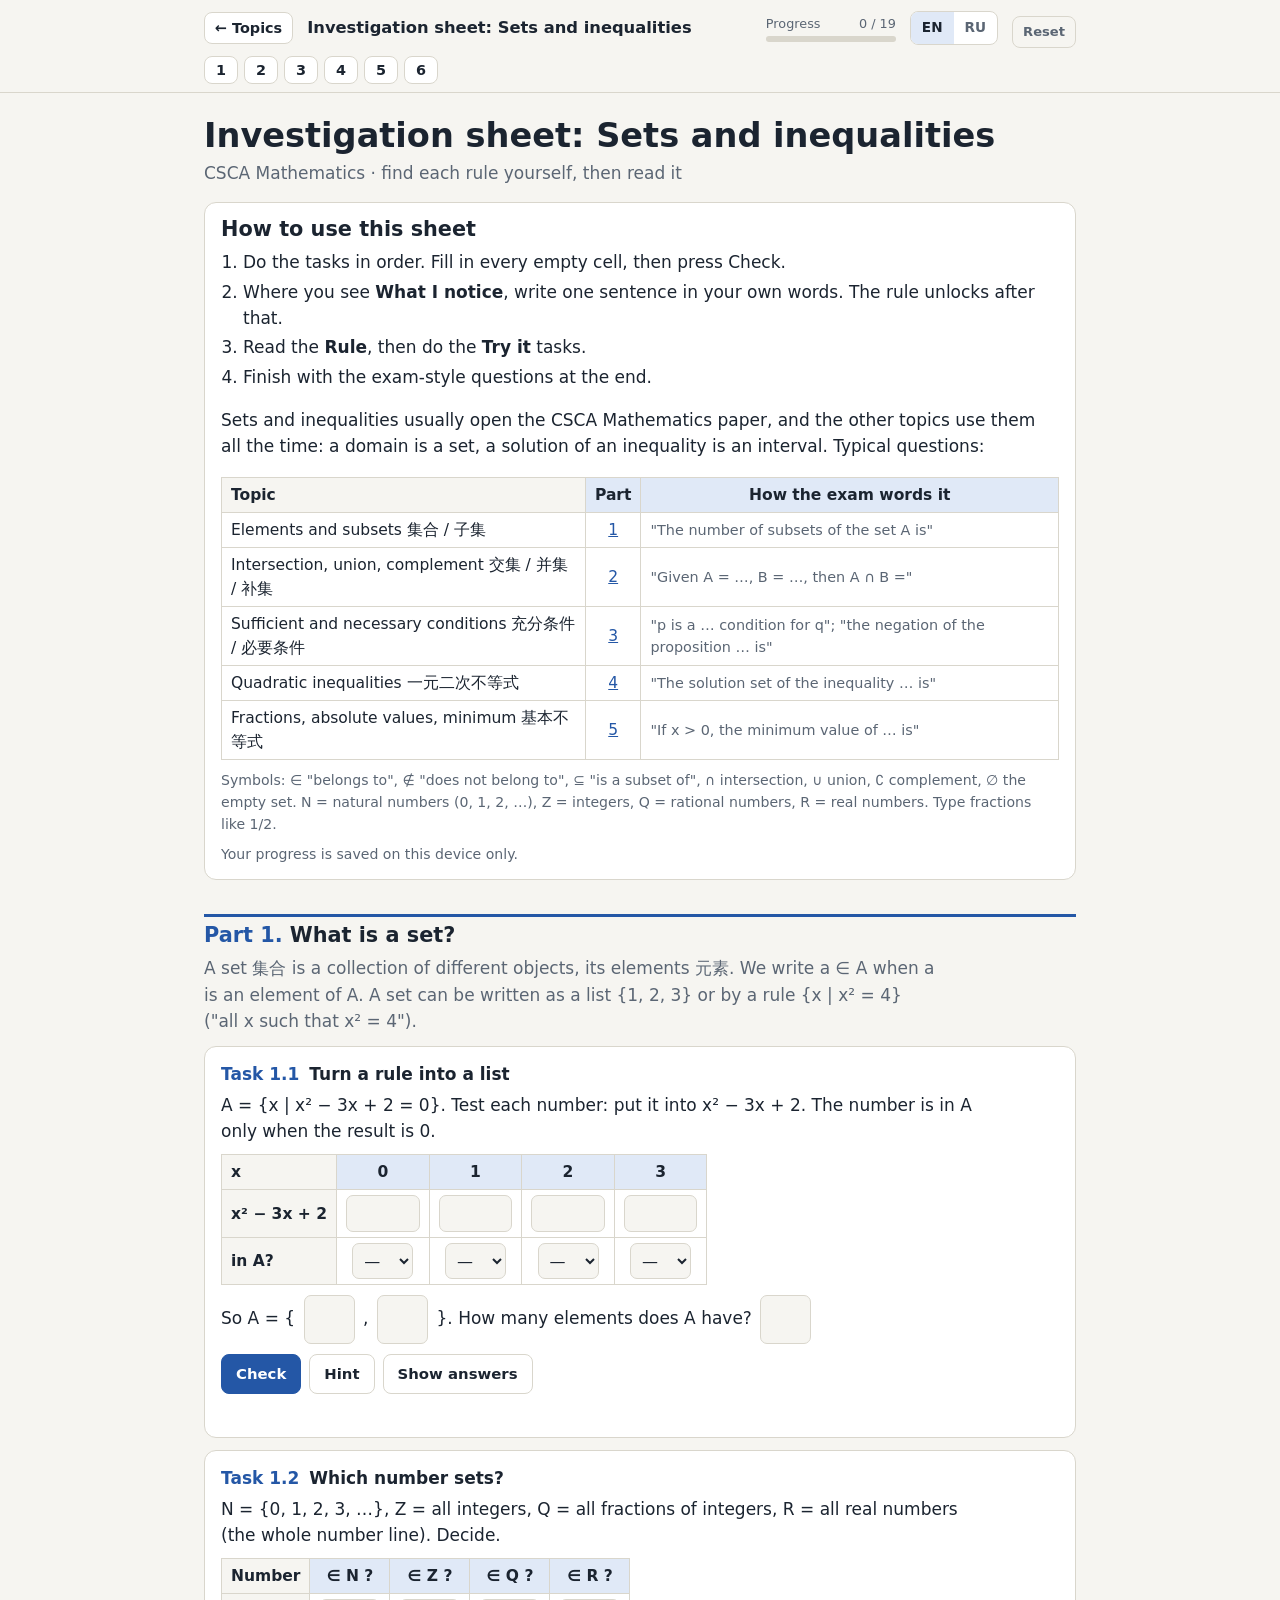
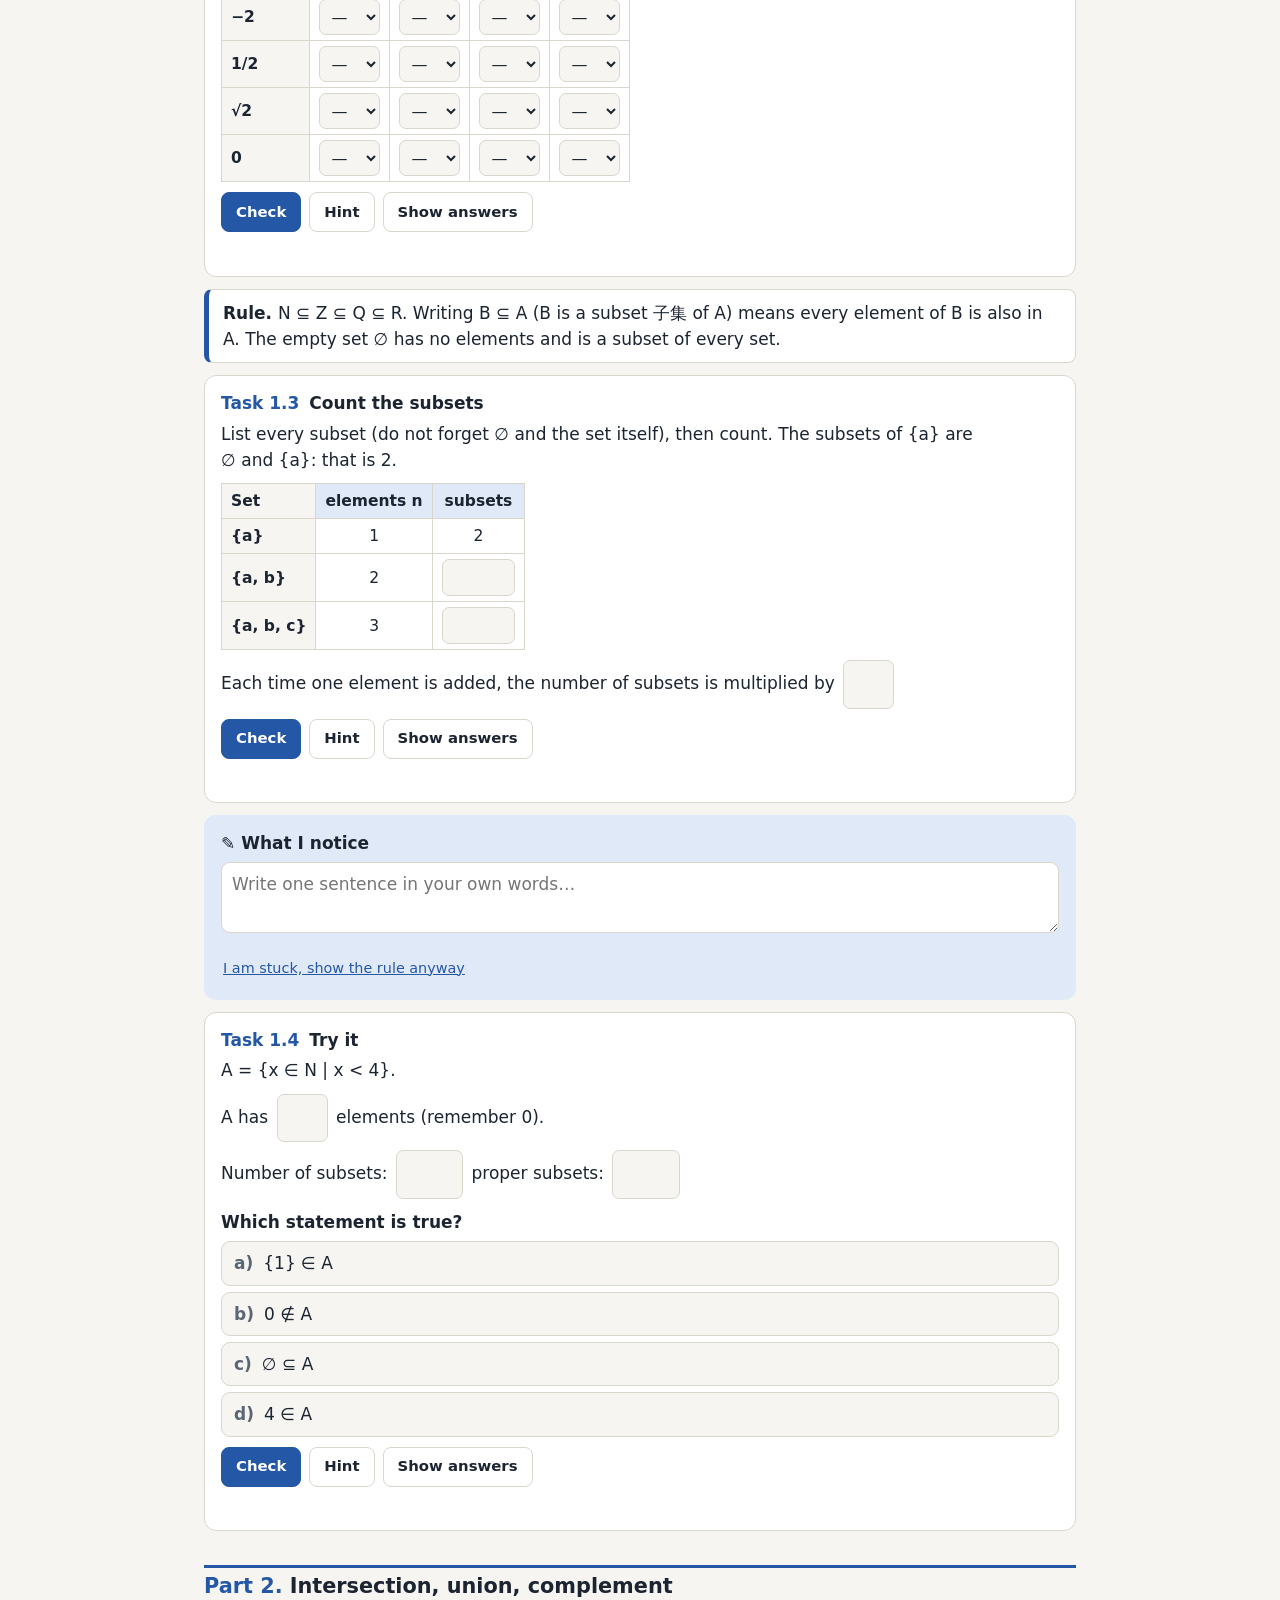
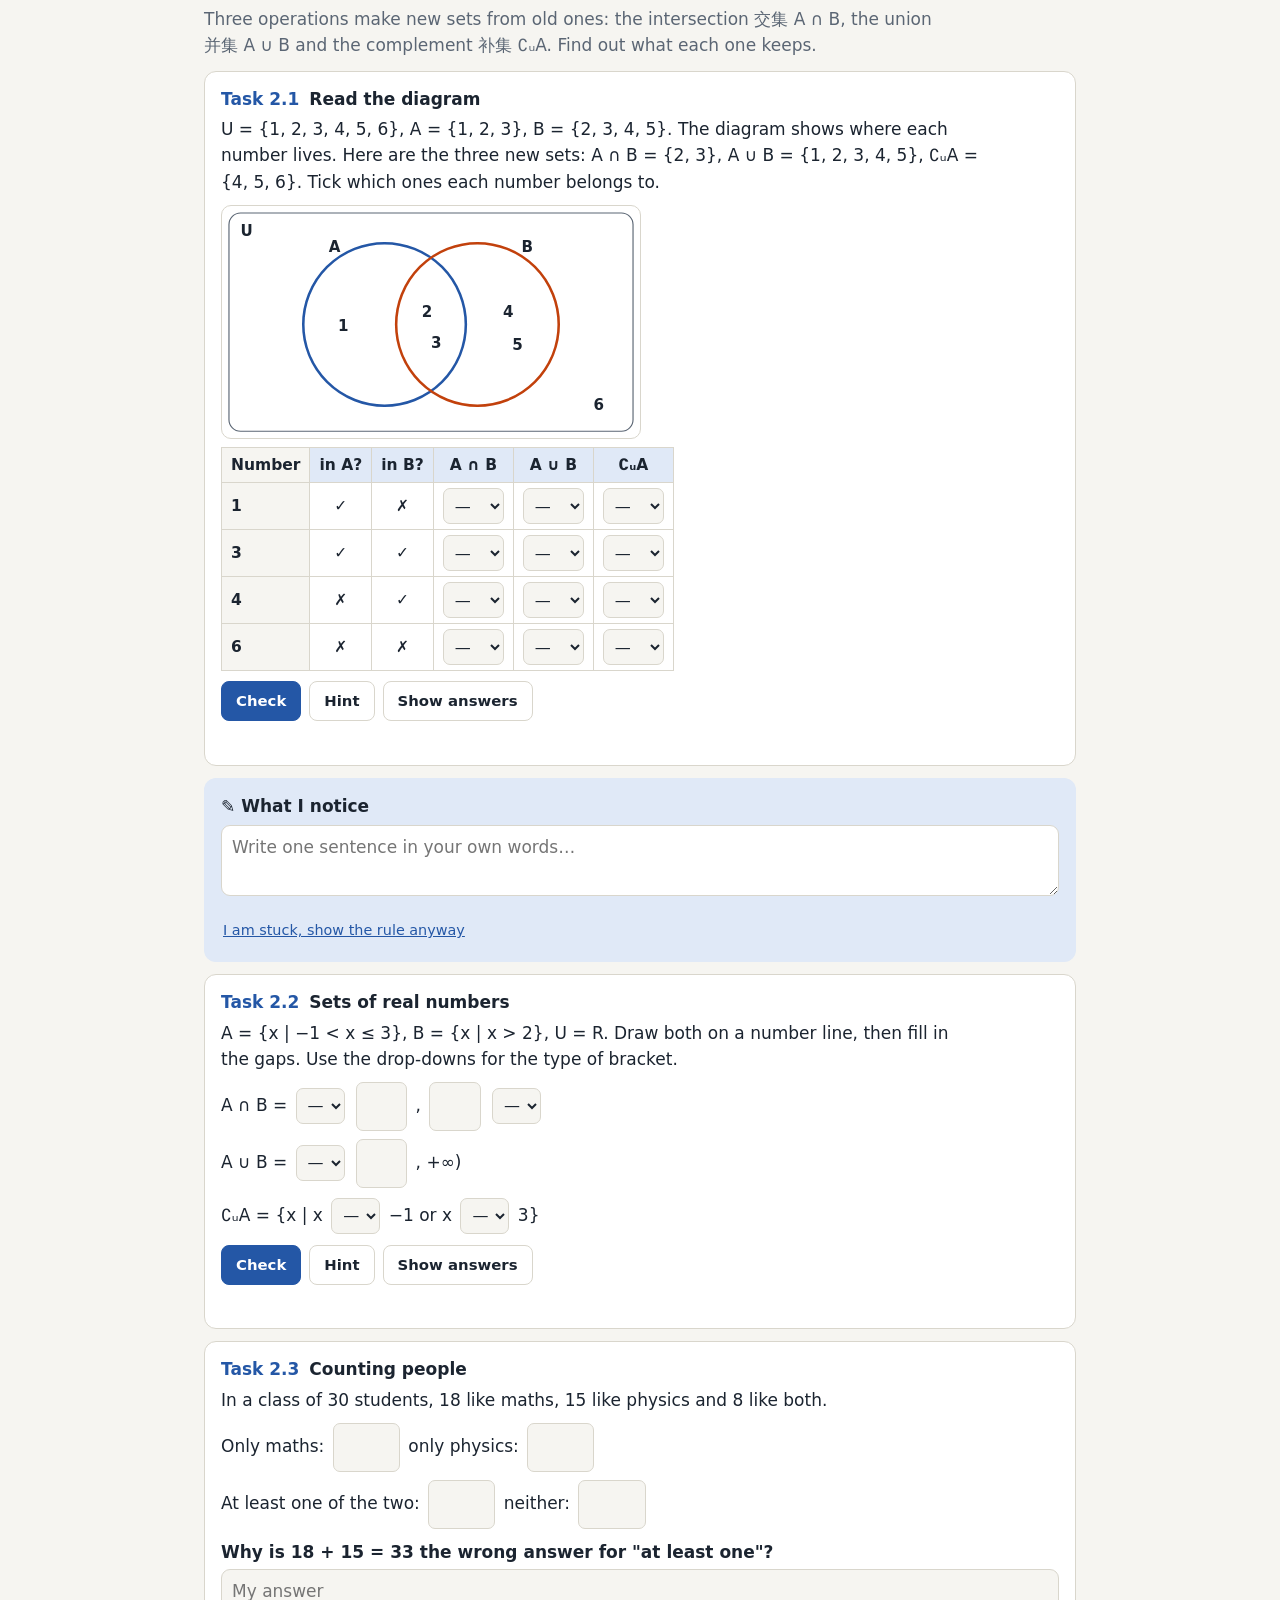
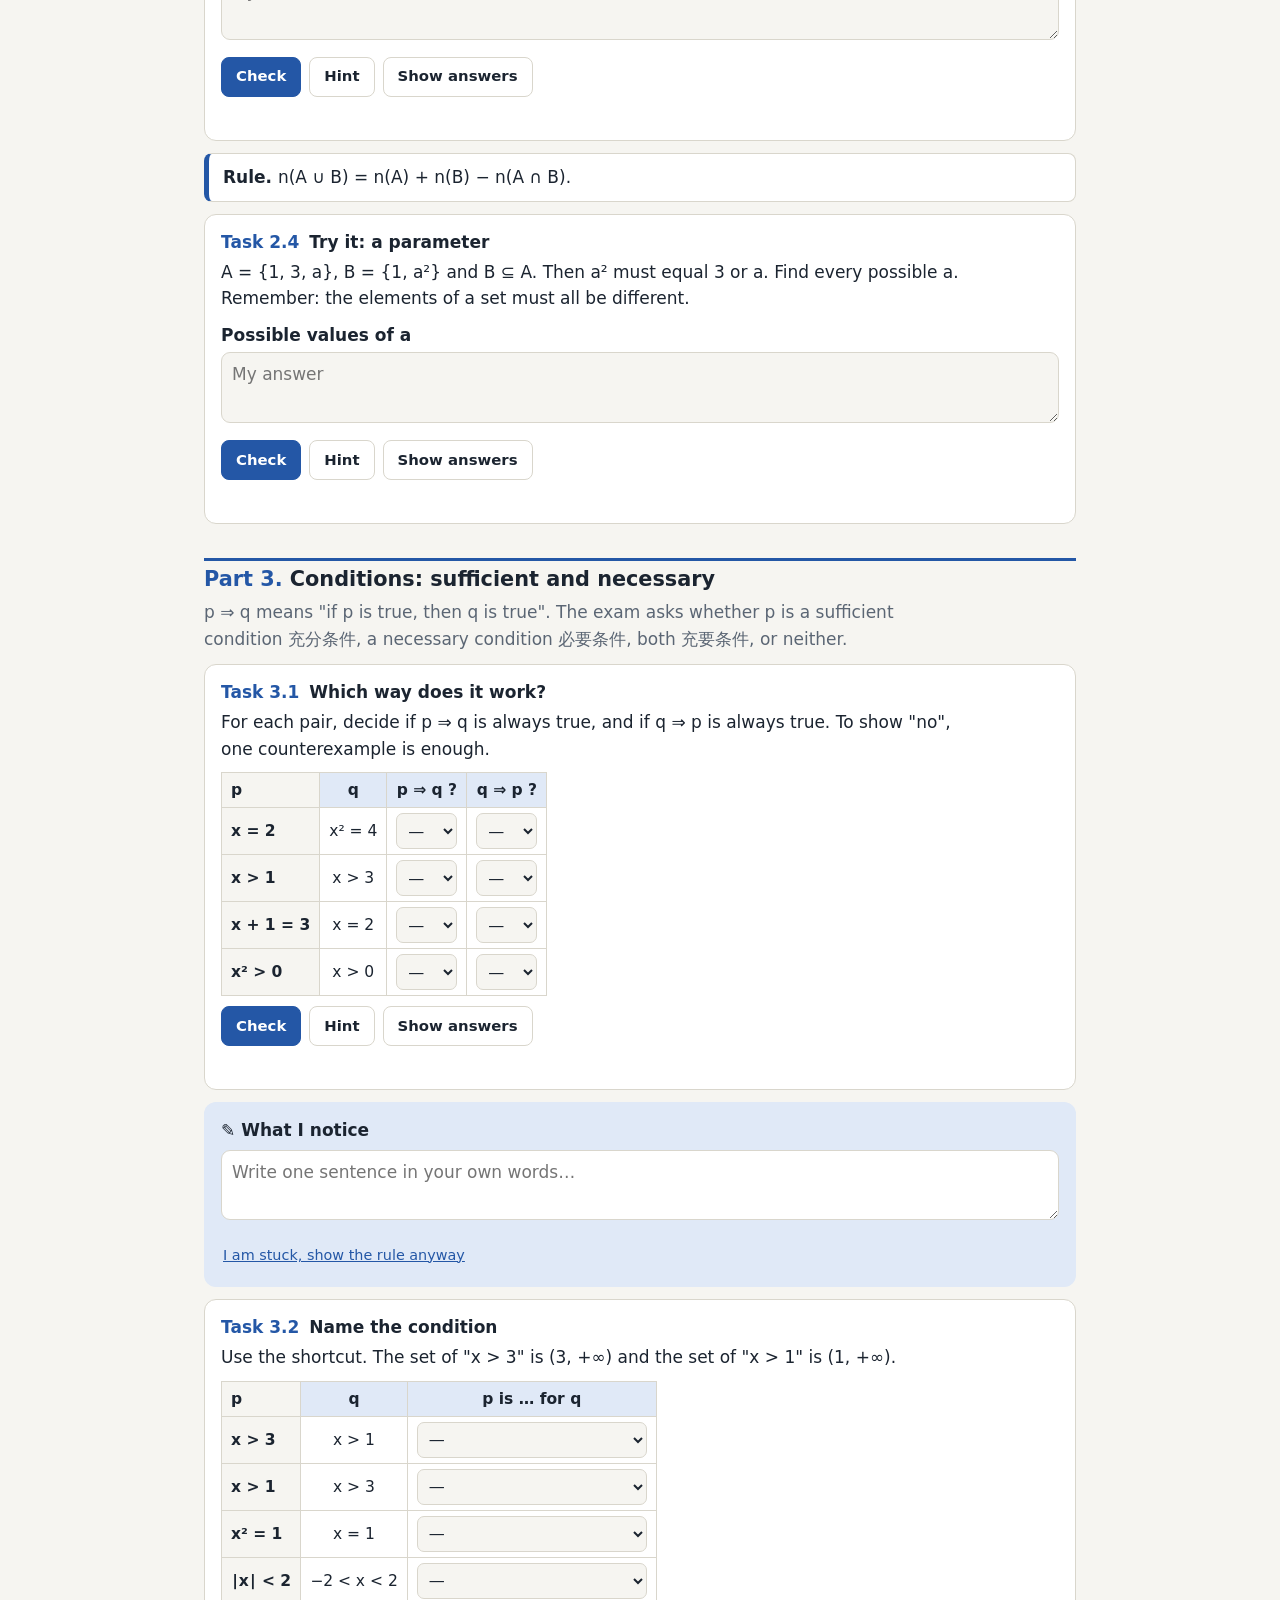
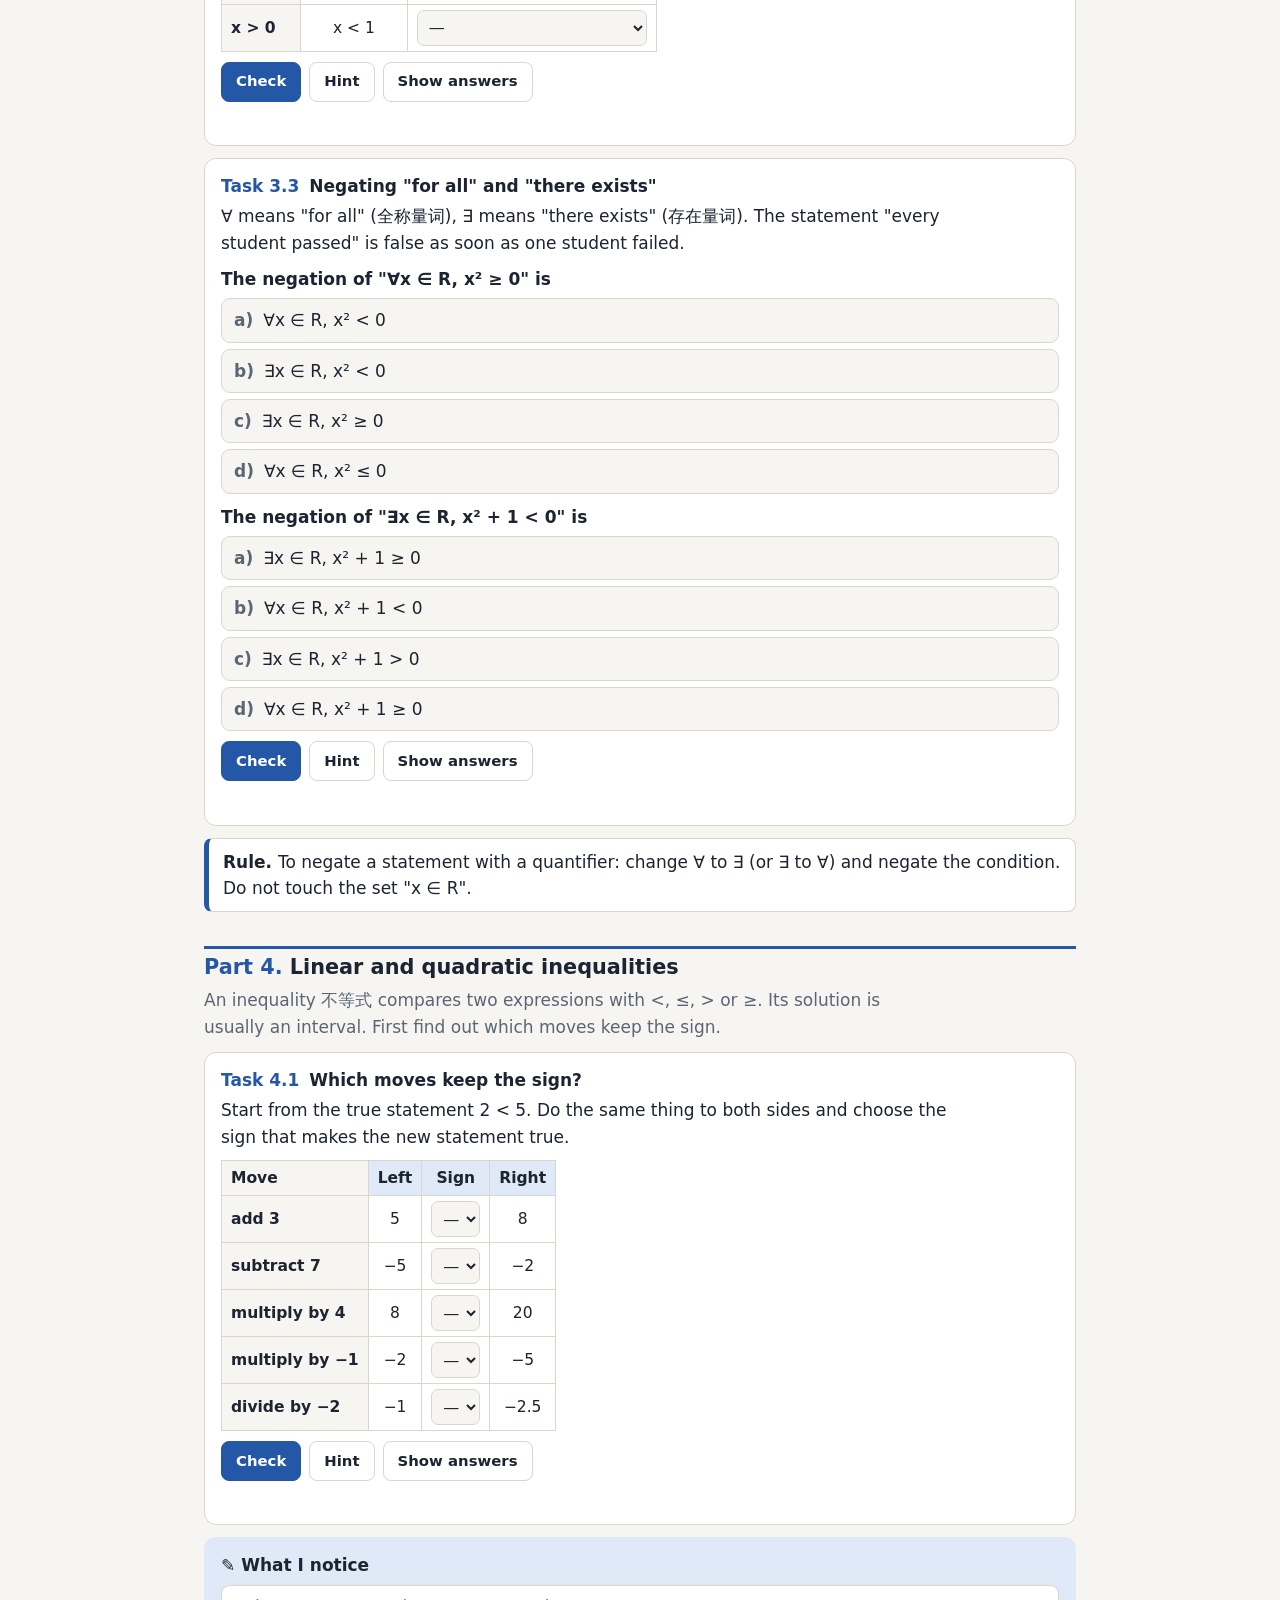
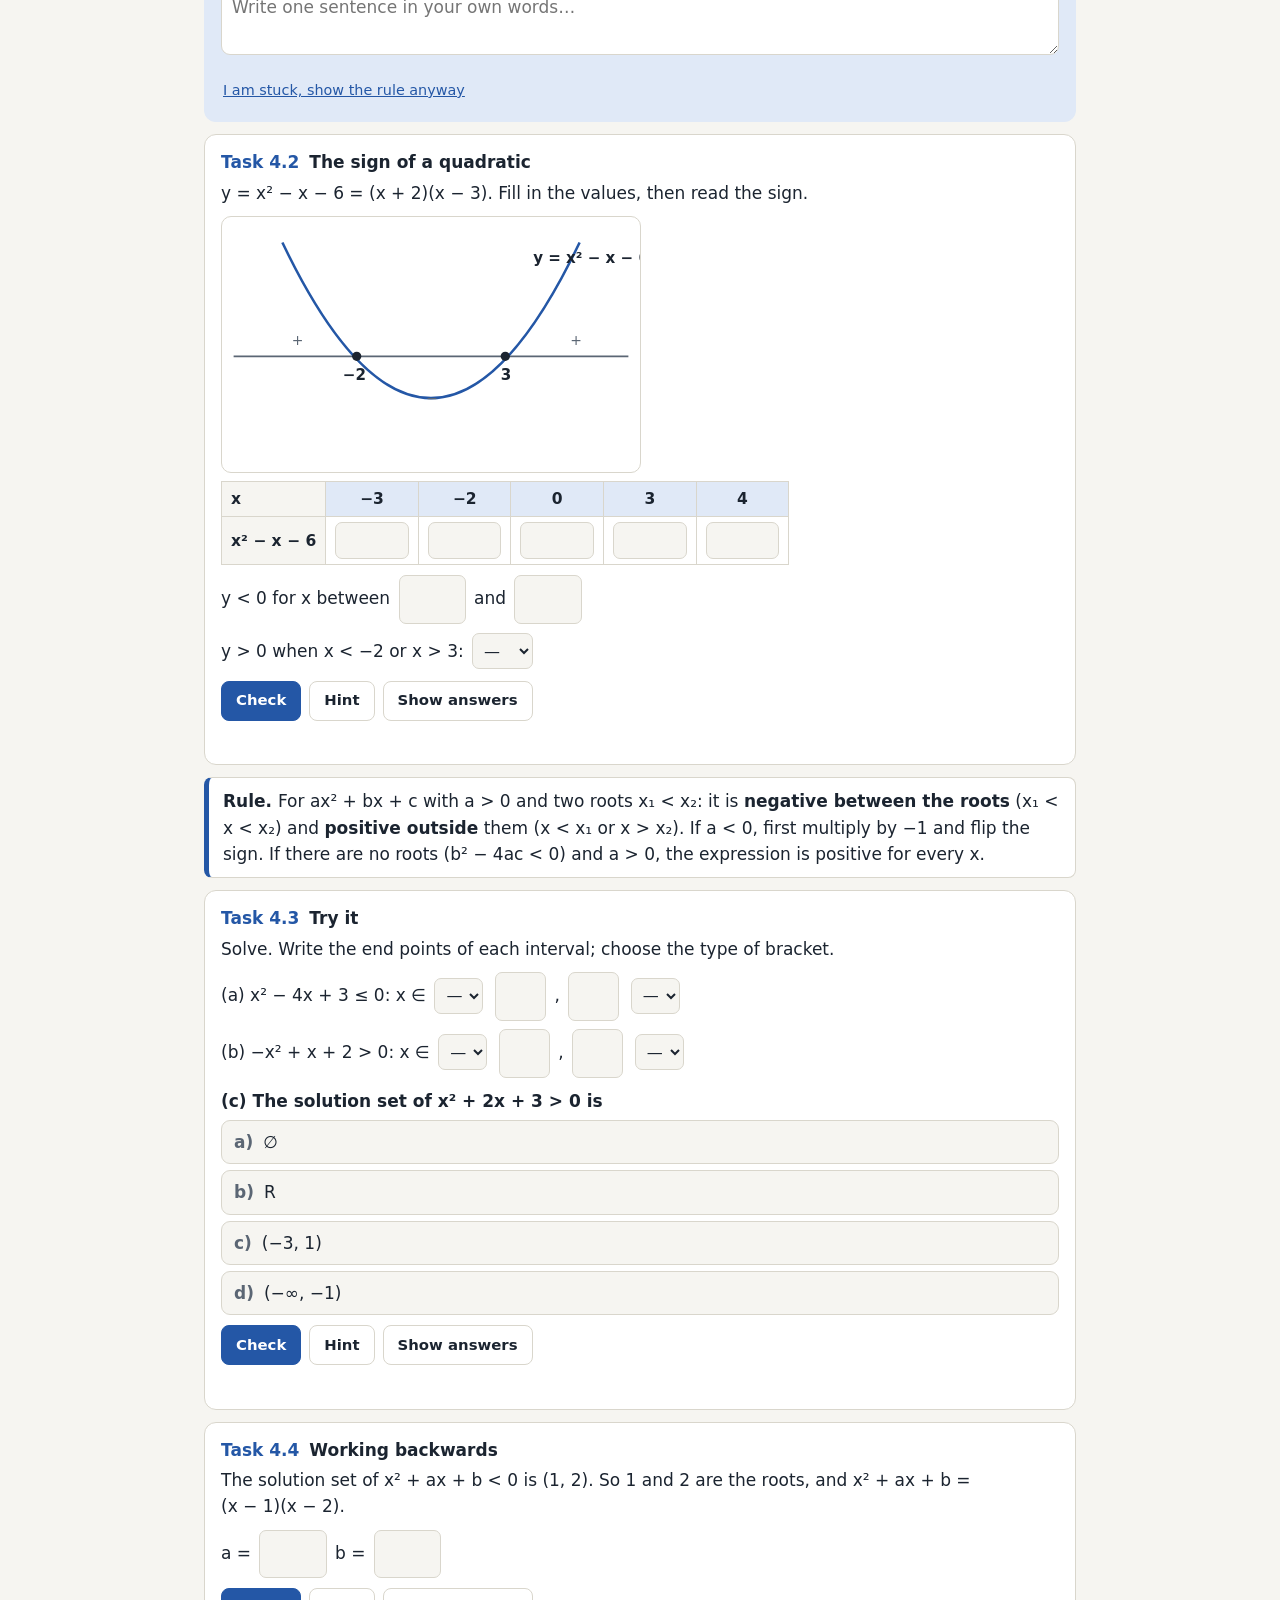
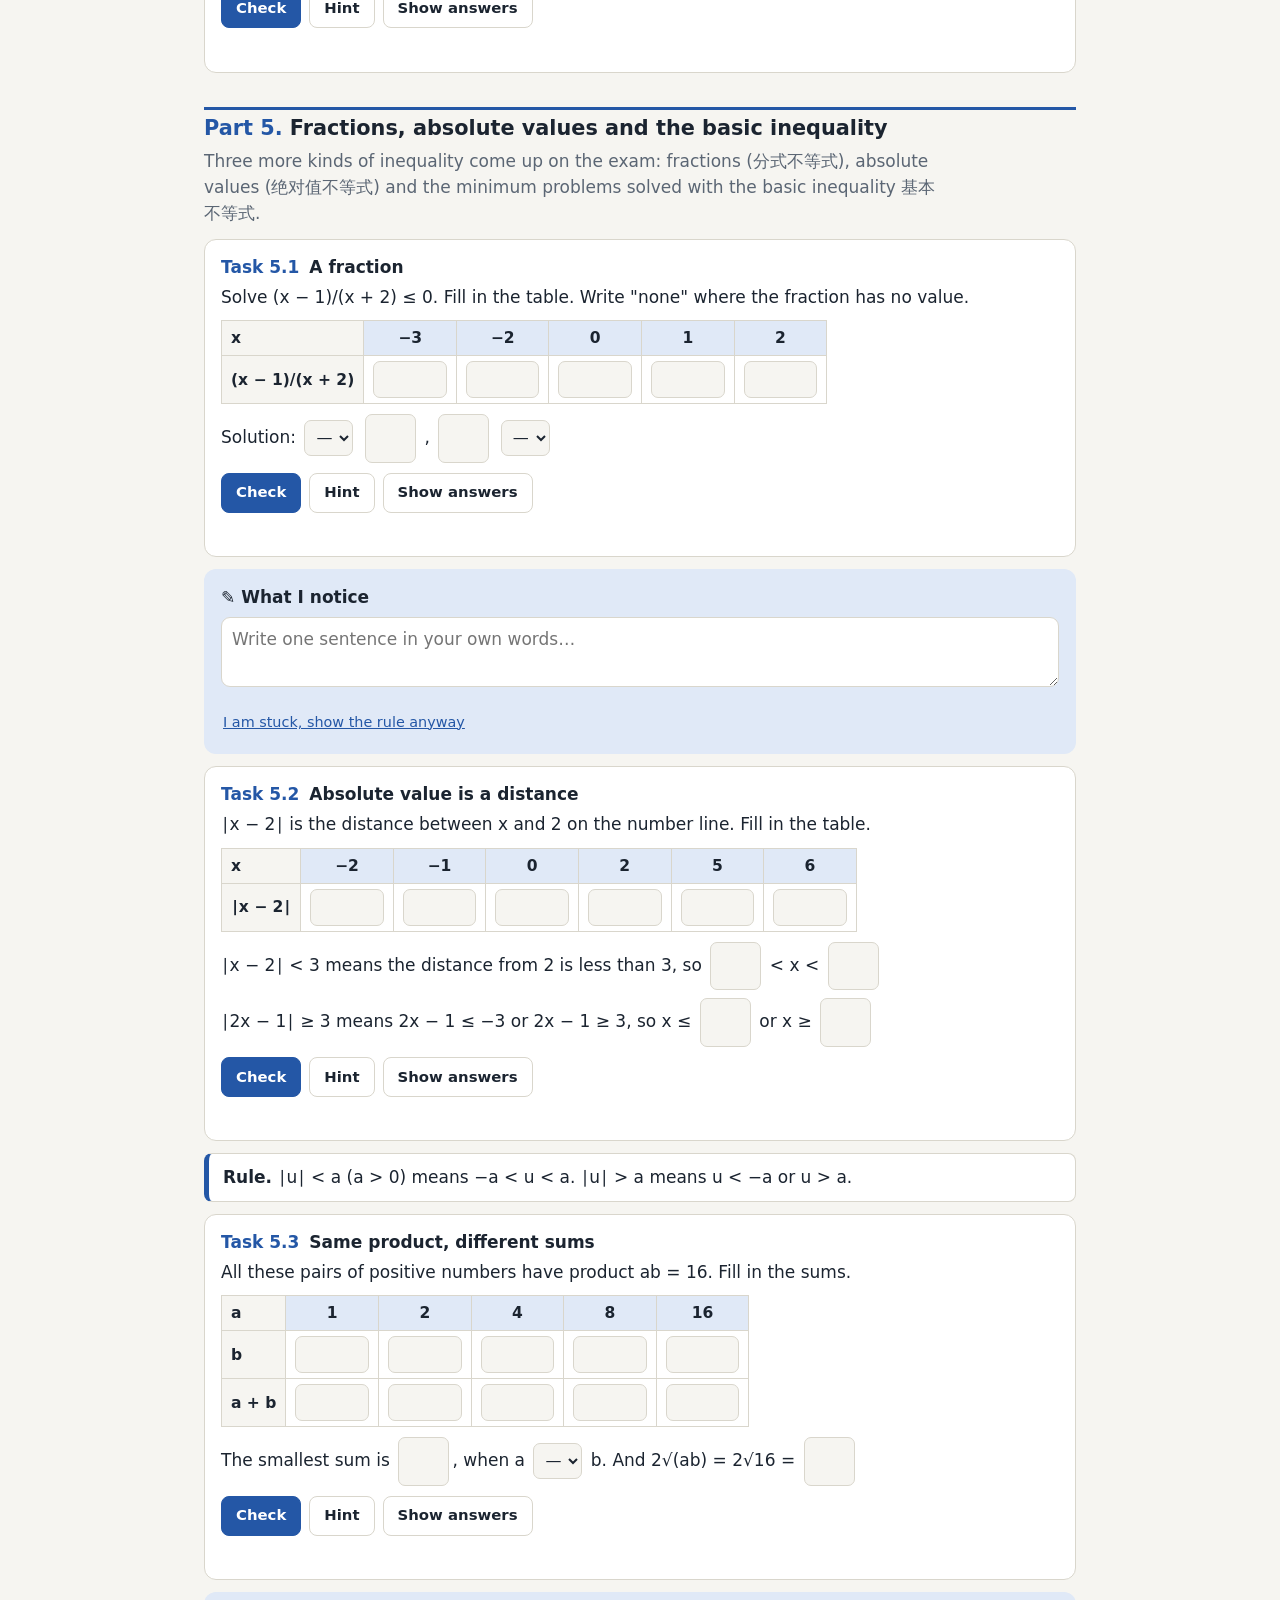
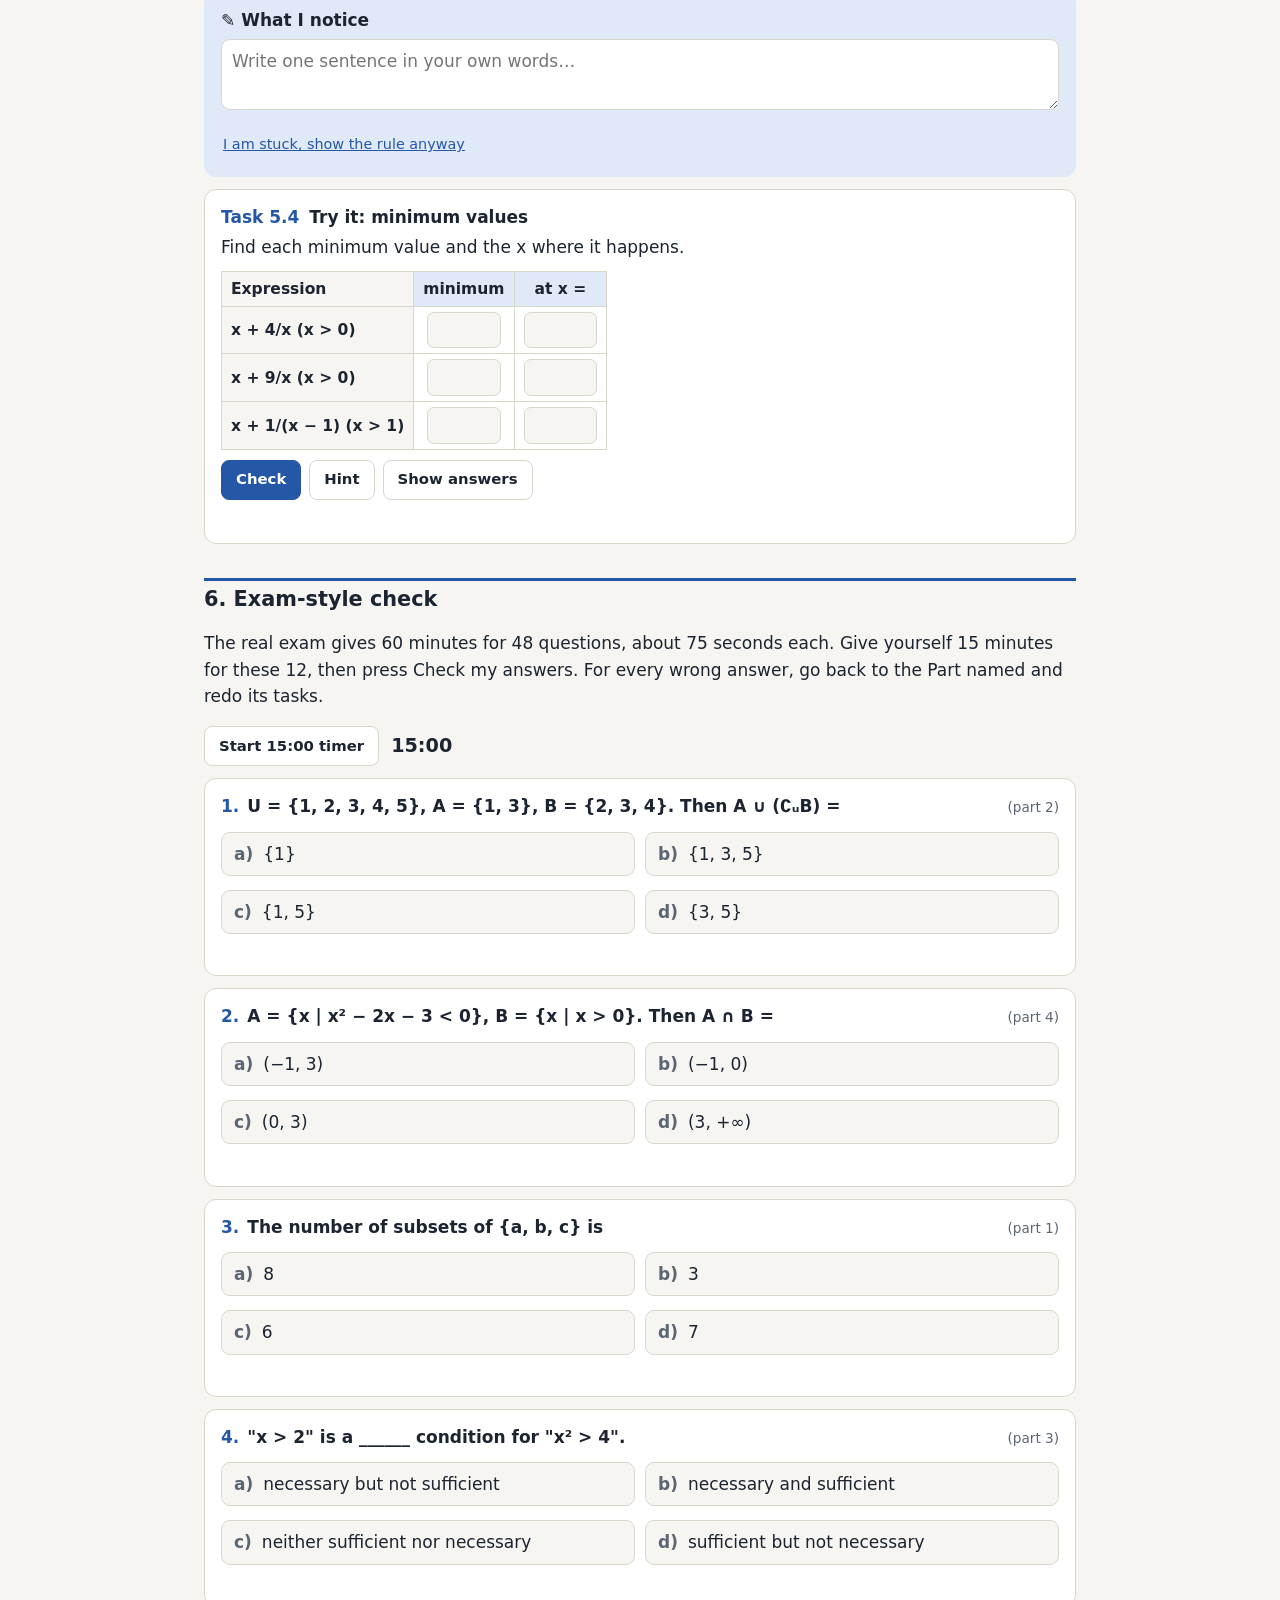
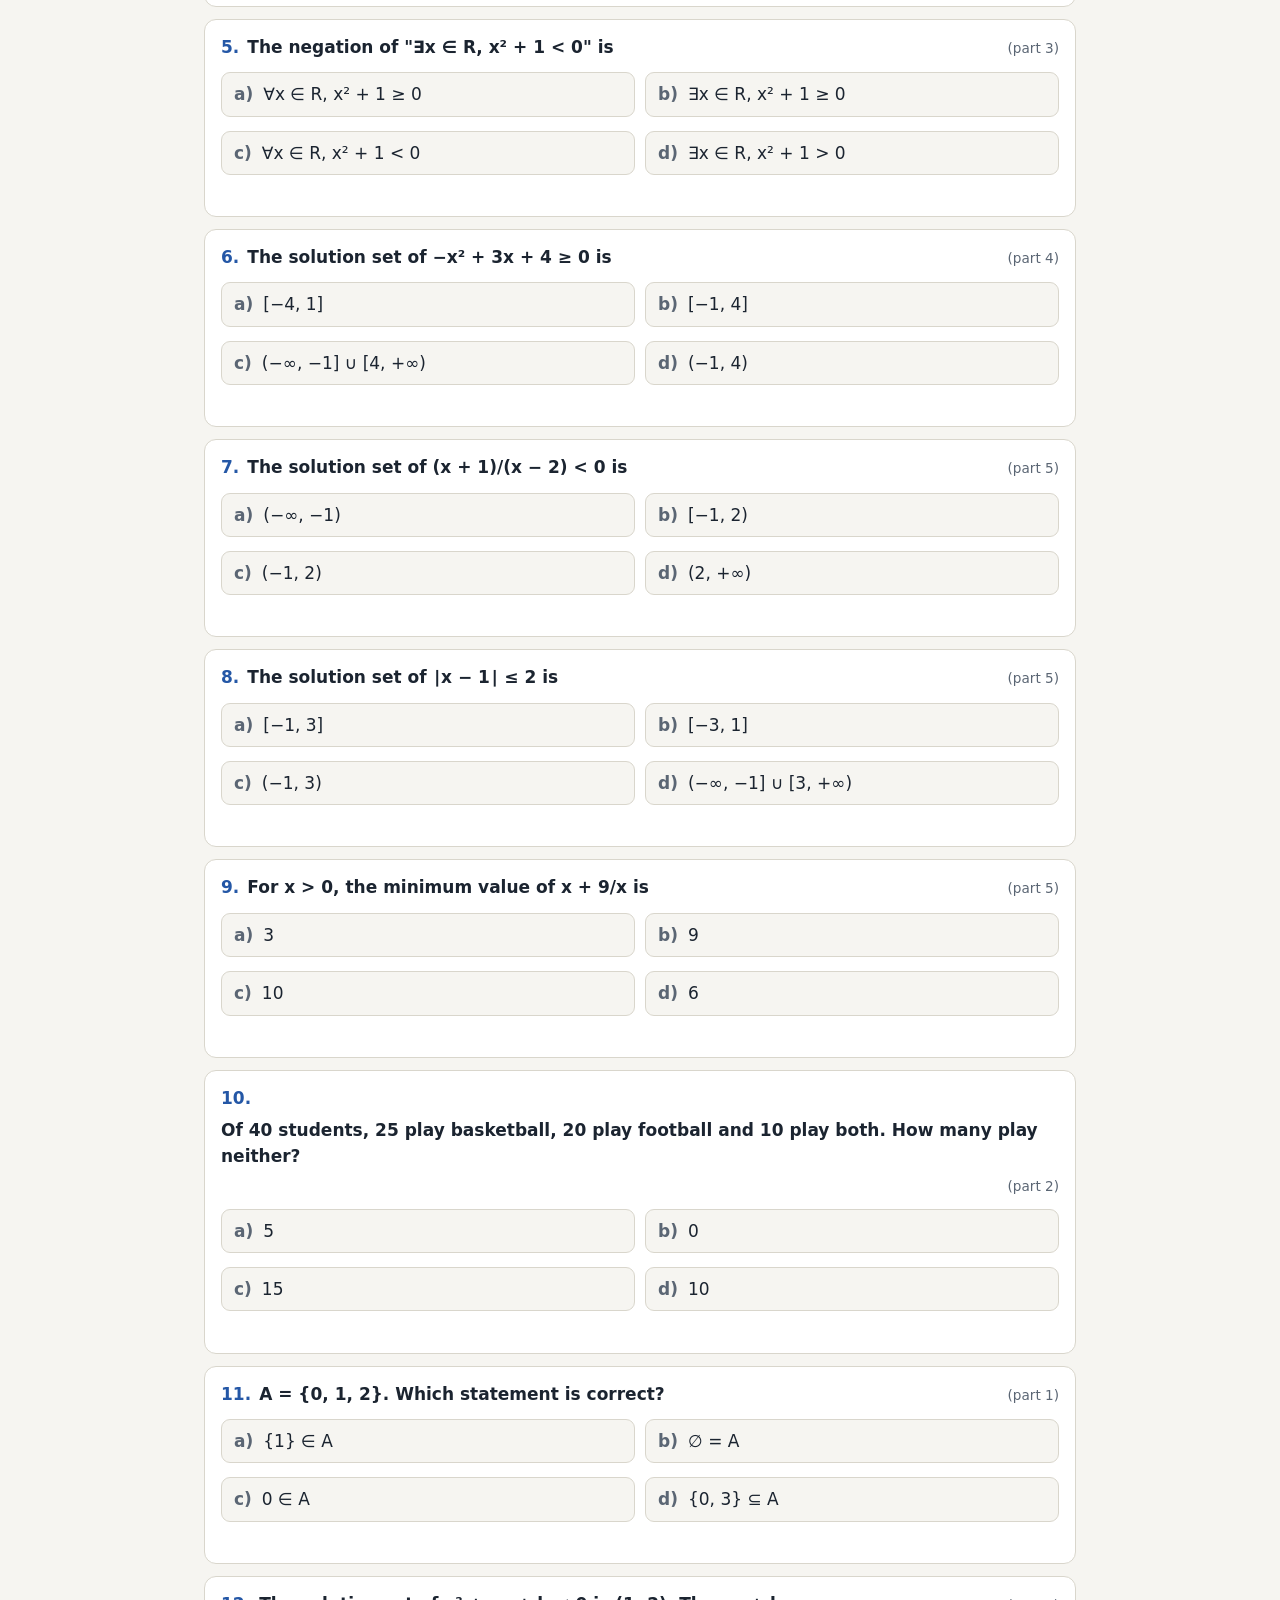
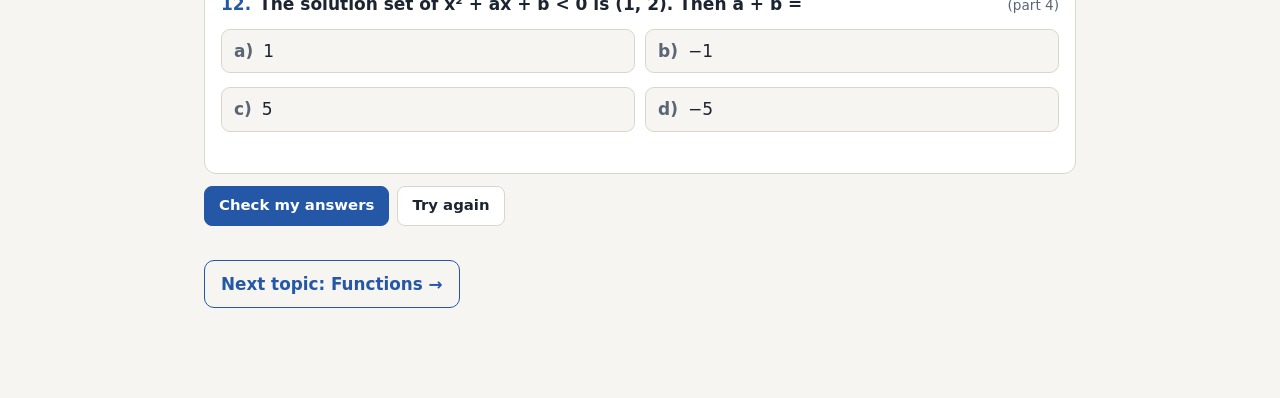
<file: docs/math/sets-inequalities.html>
<!DOCTYPE html>
<html lang="en">
<head>
<meta charset="utf-8">
<meta name="viewport" content="width=device-width, initial-scale=1">
<title>Sets and inequalities</title>
<style>
:root{
  --bg:#f6f5f1; --bar:rgba(246,245,241,.94); --surface:#fff; --ink:#1b2430; --muted:#5b6674; --line:#d9d6cc;
  --accent:#2457a6; --accent-ink:#fff; --accent-soft:#e0e9f7;
  --hint:#8a5300; --hint-soft:#fbf0d9;
  --good:#17803d; --good-soft:#dff3e5; --bad:#b3261e; --bad-soft:#fbe4e1;
  --c1:#2457a6; --c2:#c2410c; --c3:#2f7d57;
  --font:system-ui,-apple-system,"Segoe UI",Roboto,"Noto Sans","PingFang SC","Noto Sans SC","Microsoft YaHei",sans-serif;
  --mono:ui-monospace,"SF Mono",Menlo,Consolas,monospace;
  color-scheme:light;
}
@media (prefers-color-scheme:dark){:root:not([data-theme="light"]){
  --bg:#12171e; --bar:rgba(18,23,30,.94); --surface:#1b222c; --ink:#e8edf3; --muted:#9aa7b6; --line:#2e3846;
  --accent:#7fb0ff; --accent-ink:#0c1b33; --accent-soft:#1e2f4d;
  --hint:#f5b84a; --hint-soft:#33280f;
  --good:#5fd38a; --good-soft:#123221; --bad:#ff8a80; --bad-soft:#3d1c19;
  --c1:#7fb0ff; --c2:#ff9a6b; --c3:#6fd9a1; color-scheme:dark;}}
:root[data-theme="dark"]{
  --bg:#12171e; --bar:rgba(18,23,30,.94); --surface:#1b222c; --ink:#e8edf3; --muted:#9aa7b6; --line:#2e3846;
  --accent:#7fb0ff; --accent-ink:#0c1b33; --accent-soft:#1e2f4d;
  --hint:#f5b84a; --hint-soft:#33280f;
  --good:#5fd38a; --good-soft:#123221; --bad:#ff8a80; --bad-soft:#3d1c19;
  --c1:#7fb0ff; --c2:#ff9a6b; --c3:#6fd9a1; color-scheme:dark;}
*{box-sizing:border-box}
html{scroll-behavior:smooth;-webkit-text-size-adjust:100%}
@media (prefers-reduced-motion:reduce){html{scroll-behavior:auto}}
body{margin:0;background:var(--bg);color:var(--ink);font:400 17px/1.55 var(--font)}
button,input,select,textarea{font:inherit;color:inherit}
button{cursor:pointer}
:focus-visible{outline:3px solid var(--accent);outline-offset:2px;border-radius:6px}
a{color:var(--accent)}
.topbar{position:sticky;top:0;z-index:20;background:var(--bar);backdrop-filter:blur(8px);-webkit-backdrop-filter:blur(8px);border-bottom:1px solid var(--line);padding-top:env(safe-area-inset-top)}
.topin{max-width:900px;margin:0 auto;padding:8px 14px;display:flex;flex-wrap:wrap;align-items:center;gap:6px 14px}
.brand{font-weight:700;margin-right:auto;font-size:1.02rem;min-width:0}
.prog{min-width:130px;font-size:.8rem;color:var(--muted);font-variant-numeric:tabular-nums}
.ptxtrow{display:flex;justify-content:space-between;gap:10px}
.bar{height:6px;background:var(--line);border-radius:3px;overflow:hidden;margin-top:2px}
.bar>span{display:block;height:100%;width:0;background:var(--good);transition:width .25s}
.chips{max-width:900px;margin:0 auto;padding:0 14px 8px;display:flex;gap:6px;overflow-x:auto}
.chips a{flex:none;min-width:34px;text-align:center;text-decoration:none;border:1px solid var(--line);background:var(--surface);color:var(--ink);border-radius:8px;padding:2px 10px;font-weight:600;font-size:.9rem}
.chips a:hover{border-color:var(--accent)}
.seg{display:inline-flex;border:1px solid var(--line);border-radius:8px;overflow:hidden;background:var(--surface)}
.seg button{border:0;background:transparent;padding:5px 11px;font-weight:700;font-size:.85rem;color:var(--muted)}
.seg button[aria-pressed=true]{background:var(--accent-soft);color:var(--ink)}
.btn{border:1px solid var(--line);background:var(--surface);border-radius:8px;padding:7px 14px;font-weight:600;font-size:.93rem;min-height:40px}
.btn:hover{border-color:var(--accent)}
.btn.primary{background:var(--accent);border-color:var(--accent);color:var(--accent-ink)}
.btn.ghost{background:transparent}
.btn.small{min-height:32px;padding:3px 10px;font-size:.82rem}
.btn:disabled{opacity:.55;cursor:not-allowed}
.linkbtn{border:0;background:none;color:var(--accent);text-decoration:underline;padding:6px 2px;font-size:.9rem}
.wrap{max-width:900px;margin:0 auto;padding:0 14px 90px}
h1{font-size:clamp(1.55rem,5vw,2.1rem);line-height:1.15;margin:24px 0 4px;text-wrap:balance}
h2{font-size:1.3rem;line-height:1.25;margin:0 0 6px;text-wrap:balance}
.sub{color:var(--muted);margin:0 0 16px}
.small{font-size:.88rem;color:var(--muted);margin:8px 0 0}
.card{background:var(--surface);border:1px solid var(--line);border-radius:12px;padding:14px 16px;margin:12px 0}
.how ol{margin:6px 0 10px;padding-left:22px}
.how li{margin-bottom:3px}
.part{margin-top:34px;scroll-margin-top:96px}
.part>h2{padding-top:6px;border-top:3px solid var(--accent)}
.pn{color:var(--accent)}
.intro{color:var(--muted);max-width:68ch;margin:4px 0 8px}
.task{scroll-margin-top:100px}
.task.done{border-color:var(--good)}
.thead{display:flex;flex-wrap:wrap;gap:4px 10px;align-items:baseline;margin-bottom:4px}
.tnum{font-weight:700;color:var(--accent);font-variant-numeric:tabular-nums}
.ttitle{font-weight:700}
.tdone{margin-left:auto;color:var(--good);font-weight:800;visibility:hidden}
.task.done .tdone{visibility:visible}
.ttext{margin:2px 0 10px;max-width:70ch}
.tw{overflow-x:auto;margin:6px 0 10px;-webkit-overflow-scrolling:touch}
.tbl{border-collapse:collapse;font-size:.97rem;min-width:min(100%,0px)}
.tbl th,.tbl td{border:1px solid var(--line);padding:5px 9px;text-align:center;vertical-align:middle;white-space:nowrap}
.tbl thead th{background:var(--accent-soft)}
.tbl tbody th,.tbl tr>th:first-child{background:var(--bg);text-align:left;font-weight:600}
.tbl td.wd{white-space:normal;text-align:left;font-size:.9rem;color:var(--muted)}
.how .tbl td:first-child{text-align:left;white-space:normal}
.fld{width:4.6em;max-width:100%;padding:5px 7px;border:1.5px solid var(--line);border-radius:7px;background:var(--bg);text-align:center;font-size:1rem;min-height:36px}
.fld.sel{width:auto;max-width:15em;text-align:left;padding-right:4px}
.fld:focus{border-color:var(--accent)}
.fld.ok{border-color:var(--good);background:var(--good-soft)}
.fld.bad{border-color:var(--bad);background:var(--bad-soft)}
.bl{margin:8px 0;line-height:2.3}
.bl .fld{margin:0 3px}
.mc{margin:10px 0}.mcq{margin:0 0 6px;font-weight:600}
.opt{display:flex;gap:10px;align-items:baseline;width:100%;text-align:left;border:1.5px solid var(--line);background:var(--bg);border-radius:9px;padding:8px 12px;margin:6px 0;min-height:44px}
.opt .lab{font-weight:700;color:var(--muted);flex:none}
.opt[aria-pressed=true]{border-color:var(--accent);background:var(--accent-soft)}
.opt.ok{border-color:var(--good);background:var(--good-soft)}
.opt.bad{border-color:var(--bad);background:var(--bad-soft)}
.open{margin:10px 0}
.oq{margin:0 0 4px;font-weight:600}
.ta{width:100%;border:1.5px solid var(--line);border-radius:9px;background:var(--bg);padding:8px 10px;resize:vertical;min-height:48px}
.ta:focus{border-color:var(--accent)}
.ref{margin-top:6px;background:var(--good-soft);border-left:4px solid var(--good);padding:7px 11px;border-radius:6px}
.acts{display:flex;flex-wrap:wrap;gap:8px;align-items:center;margin-top:10px}
.hintbox{margin-top:10px;background:var(--hint-soft);border-left:4px solid var(--hint);padding:8px 12px;border-radius:6px}
.hintbox b{color:var(--hint)}
.msg{min-height:1.4em;margin-top:8px;font-weight:600;font-size:.95rem}
.msg.good{color:var(--good)}.msg.warn{color:var(--bad)}
.tick{margin-top:8px}
.tickbtn[aria-pressed=true]{background:var(--good-soft);border-color:var(--good)}
.notice{background:var(--accent-soft);border-color:transparent}
.nlabel{font-weight:700;margin-bottom:6px}
.notice .ta{background:var(--surface)}
.rulebox{margin-top:10px;background:var(--surface);border-left:5px solid var(--accent);padding:10px 14px;border-radius:8px}
.rulebox.plain{margin:12px 0;border:1px solid var(--line);border-left:5px solid var(--accent)}
.rulebox[hidden]{display:none}
.worked{margin:12px 0;border:1px dashed var(--line);padding:10px 14px;border-radius:8px;background:var(--surface)}
.careful{margin:12px 0;background:var(--hint-soft);border-left:5px solid var(--hint);padding:10px 14px;border-radius:8px}
.figrow{display:flex;flex-wrap:wrap;gap:10px;margin:8px 0}
.figrow>div{flex:1 1 260px;min-width:0}
.figone{max-width:460px;margin:8px 0}.figstack{max-width:520px;margin:8px 0}
.plot{width:100%;height:auto;display:block;background:var(--surface);border:1px solid var(--line);border-radius:10px;margin-bottom:6px}
.plot .ax{stroke:var(--muted);stroke-width:1.2}
.plot .grid{stroke:var(--line);stroke-width:1}
.plot .tk{stroke:var(--muted);stroke-width:1}
.plot text{paint-order:stroke;stroke:var(--surface);stroke-width:3.5px;stroke-linejoin:round}
.plot .tl,.plot .pl{fill:var(--muted);font-size:11px}
.plot .pl{fill:var(--ink);font-weight:600}
.plot .asy{stroke:var(--muted);stroke-width:1;stroke-dasharray:4 4;opacity:.8}
.plot .cv{fill:none;stroke-width:2.4;stroke-linecap:round;stroke-linejoin:round}
.plot .c1{stroke:var(--c1)}.plot .c2{stroke:var(--c2)}.plot .c3{stroke:var(--c3)}
.plot .cl{font-size:13px;font-weight:700}
.plot .c1t{fill:var(--c1)}.plot .c2t{fill:var(--c2)}.plot .c3t{fill:var(--c3)}
.plot .pt{fill:var(--ink)}
.plot .pt.hol{fill:var(--surface);stroke:var(--ink);stroke-width:1.5}
.timerrow{display:flex;gap:12px;align-items:center;margin:8px 0}
.timer{font-variant-numeric:tabular-nums;font-weight:700;font-size:1.2rem}
.timer.low{color:var(--bad)}
.q .qq{display:flex;flex-wrap:wrap;gap:6px 8px;align-items:baseline;font-weight:600}
.qn{color:var(--accent)}
.qpart{margin-left:auto;font-weight:400;color:var(--muted);font-size:.85rem}
.qopts{display:grid;grid-template-columns:repeat(2,minmax(0,1fr));gap:2px 10px;margin-top:6px}
@media (max-width:560px){.qopts{grid-template-columns:1fr}.topin{gap:4px 10px}.brand{flex:1 1 100%}.prog{flex:1}}
.qfb{min-height:1.3em;font-weight:600;font-size:.92rem;margin-top:2px}
.qfb.good{color:var(--good)}.qfb.bad{color:var(--bad)}
.result{margin-top:10px;font-weight:700;font-size:1.15rem}

.back{flex:none;text-decoration:none;font-weight:600;font-size:.9rem;border:1px solid var(--line);background:var(--surface);border-radius:8px;padding:4px 10px;color:var(--ink)}
.back:hover{border-color:var(--accent)}
.nextlink{margin:34px 0 0;font-weight:700;font-size:1.05rem}
.nextlink a{display:inline-block;text-decoration:none;border:1.5px solid var(--accent);border-radius:10px;padding:10px 16px}
.geo{width:100%;max-width:420px;height:auto;display:block;background:var(--surface);border:1px solid var(--line);border-radius:10px;margin:8px 0}
.geo line,.geo path,.geo polygon,.geo circle,.geo ellipse,.geo polyline{fill:none;stroke:var(--ink);stroke-width:1.6;stroke-linejoin:round}
.geo .hid{stroke-dasharray:5 4;stroke:var(--muted)}
.geo .acc{stroke:var(--c1);stroke-width:2.2}.geo .acc2{stroke:var(--c2);stroke-width:2.2}.geo .acc3{stroke:var(--c3);stroke-width:2.2}
.geo .dot{fill:var(--ink);stroke:none}
.geo text{fill:var(--ink);font-size:13px;font-weight:600;stroke:none;paint-order:stroke}
.geo .mt{fill:var(--muted);font-weight:400;font-size:12px}
.geo .fillsoft{fill:var(--accent-soft);stroke:var(--c1)}

</style>
</head>
<body>
<div id="app"></div>
<noscript>This page needs JavaScript. / Для этой страницы нужен JavaScript.</noscript>
<script>
const SUBJECT = {"id": "math", "title_en": "Mathematics", "title_ru": "Математика", "exam": {"questions": 48, "minutes": 60}};
const NAV = {"home": "../index.html", "subject": "index.html", "next": {"href": "functions.html", "title": {"en": "Functions", "ru": "Функции"}}};
/* Shared UI text and helpers for every sheet. English + Russian.
   T(en, ru) makes a bilingual string. Math and Chinese terms are shared. */
const T = (en, ru) => ({ en, ru });

const UI = {
  en: {
    progress: 'Progress',
    reset: 'Reset', resetSure: 'Click again to erase',
    check: 'Check', hint: 'Hint', showAns: 'Show answers',
    allGood: 'All correct. Well done.',
    some: (a, b) => `${a} of ${b} correct. Red cells are wrong, try again.`,
    fill: 'Fill in every answer first.',
    mine: 'My answer', ref: 'Answer', gotIt: 'I got it', notYet: 'Not yet', gotItOn: 'Marked as understood',
    notice: 'What I notice', noticePh: 'Write one sentence in your own words…',
    showRule: 'Show the rule', stuck: 'I am stuck, show the rule anyway',
    rule: 'Rule', careful: 'Careful', worked: 'Worked example',
    exam: 'Exam-style check', start: (m) => `Start ${m} timer`,
    examIntro: (min, q, per, mins, n) => `The real exam gives ${min} minutes for ${q} questions, about ${per} seconds each. Give yourself ${mins} minutes for these ${n}, then press Check my answers. For every wrong answer, go back to the Part named and redo its tasks.`,
    back: 'Back to the list of topics', topics: 'Topics', next: 'Next topic', stop: 'Stop timer', timeUp: 'Time is up',
    checkAll: 'Check my answers', score: (a, b) => `Score: ${a} / ${b}`,
    review: 'Review', again: 'Try again',
    howTitle: 'How to use this sheet',
    steps: [
      'Do the tasks in order. Fill in every empty cell, then press Check.',
      'Where you see **What I notice**, write one sentence in your own words. The rule unlocks after that.',
      'Read the **Rule**, then do the **Try it** tasks.',
      'Finish with the exam-style questions at the end.'
    ],
    topic: 'Topic', partCol: 'Part', wording: 'How the exam words it',
    photoNote: 'Your progress is saved on this device only.',
    parts: 'Parts', none: 'none', task: 'Task', part: 'Part',
    opt: { yes: 'yes', no: 'no', same: 'same', opposite: 'opposite', neither: 'neither', up: 'always goes up', down: 'always goes down', change: 'changes direction', yaxis: 'the y-axis', origin: 'the origin', xaxis: 'the x-axis' }
  },
  ru: {
    progress: 'Прогресс',
    reset: 'Сбросить', resetSure: 'Нажмите ещё раз, чтобы стереть',
    check: 'Проверить', hint: 'Подсказка', showAns: 'Показать ответы',
    allGood: 'Всё верно. Отлично.',
    some: (a, b) => `Верно ${a} из ${b}. Красные ячейки неверны, попробуйте ещё раз.`,
    fill: 'Сначала заполните все ответы.',
    mine: 'Мой ответ', ref: 'Ответ', gotIt: 'Я понял(а)', notYet: 'Пока нет', gotItOn: 'Отмечено: понял(а)',
    notice: 'Что я заметил(а)', noticePh: 'Напишите одно предложение своими словами…',
    showRule: 'Показать правило', stuck: 'Не получается, показать правило',
    rule: 'Правило', careful: 'Осторожно', worked: 'Разобранный пример',
    exam: 'Проверка в формате экзамена', start: (m) => `Запустить таймер ${m}`,
    examIntro: (min, q, per, mins, n) => `На настоящем экзамене даётся ${min} минут на ${q} вопросов, то есть около ${per} секунд на вопрос. Дайте себе ${mins} мин. на эти ${n}. Затем нажмите «Проверить ответы». За каждый неверный ответ вернитесь к названной части и повторите её задания.`,
    back: 'Назад к списку тем', topics: 'Темы', next: 'Следующая тема', stop: 'Остановить таймер', timeUp: 'Время вышло',
    checkAll: 'Проверить ответы', score: (a, b) => `Результат: ${a} / ${b}`,
    review: 'Повторить', again: 'Ещё раз',
    howTitle: 'Как пользоваться листом',
    steps: [
      'Выполняйте задания по порядку. Заполните все пустые ячейки и нажмите «Проверить».',
      'Там, где написано **Что я заметил(а)**, напишите одно предложение своими словами. После этого откроется правило.',
      'Прочитайте **Правило**, затем выполните задания **Попробуйте сами**.',
      'В конце решите вопросы в формате экзамена.'
    ],
    topic: 'Тема', partCol: 'Часть', wording: 'Как это формулируют на экзамене',
    photoNote: 'Ваш прогресс сохраняется только на этом устройстве.',
    parts: 'Части', none: 'нет', task: 'Задание', part: 'Часть',
    opt: { yes: 'да', no: 'нет', same: 'одинаковые', opposite: 'противоположные', neither: 'ни то, ни другое', up: 'всегда растёт', down: 'всегда убывает', change: 'меняет направление', yaxis: 'оси y', origin: 'начала координат', xaxis: 'оси x' }
  }
};

/* option helpers */
const O = (k) => ({ k });                      // key into UI.opt
const YN = [O('yes'), O('no')];
const SON = [O('same'), O('opposite'), O('neither')];
const MON = [O('up'), O('down'), O('change')];
const LR = [{ k: 'left', en: 'left', ru: 'влево' }, { k: 'right', en: 'right', ru: 'вправо' }];
const COND = [{ k: 'suf', en: 'sufficient, not necessary', ru: 'достаточное, не необходимое' }, { k: 'nec', en: 'necessary, not sufficient', ru: 'необходимое, не достаточное' },
  { k: 'both', en: 'necessary and sufficient', ru: 'необходимое и достаточное' }, { k: 'neither', en: 'neither', ru: 'ни то, ни другое' }];

/* small static table */
const mini = (rows) => ({ k: 'html', html: '<div class="tw"><table class="tbl">' + rows.map((r, i) => '<tr>' + r.map(c => i === 0 || c === r[0] ? `<th>${c}</th>` : `<td>${c}</td>`).join('') + '</tr>').join('') + '</table></div>' });

/* Sheet: Sets, logic and inequalities (CSCA Mathematics). Uses helpers from engine/ui.js. */
const SHEET = {
  key: 'csca-math-sets-inequalities-v1',
  title: T('Investigation sheet: Sets and inequalities', 'Исследовательский лист: множества и неравенства'),
  sub: T('CSCA Mathematics · find each rule yourself, then read it', 'CSCA, математика · найдите каждое правило сами, потом прочитайте его'),
  stats: T('Sets and inequalities usually open the CSCA Mathematics paper, and the other topics use them all the time: a domain is a set, a solution of an inequality is an interval. Typical questions:',
           'Множества и неравенства обычно открывают работу CSCA по математике, и все остальные темы постоянно ими пользуются: область определения — это множество, решение неравенства — промежуток. Типичные вопросы:'),
  symbols: T('Symbols: ∈ "belongs to", ∉ "does not belong to", ⊆ "is a subset of", ∩ intersection, ∪ union, ∁ complement, ∅ the empty set. N = natural numbers (0, 1, 2, …), Z = integers, Q = rational numbers, R = real numbers. Type fractions like 1/2.',
             'Обозначения: ∈ «принадлежит», ∉ «не принадлежит», ⊆ «является подмножеством», ∩ пересечение, ∪ объединение, ∁ дополнение, ∅ пустое множество. N — натуральные числа (0, 1, 2, …), Z — целые, Q — рациональные, R — действительные. Дроби вводите так: 1/2.')
};

SHEET.figs = ({ h }) => ({
  venn() {
    return h('div', { html: `<svg class="geo" viewBox="0 0 360 200" role="img" aria-label="Venn diagram of A and B inside U">
      <rect x="6" y="6" width="348" height="188" rx="10" fill="none" stroke="currentColor" style="stroke:var(--muted)"/>
      <circle cx="140" cy="102" r="70" class="acc"/><circle cx="220" cy="102" r="70" class="acc2"/>
      <text x="16" y="26">U</text><text x="92" y="40">A</text><text x="258" y="40">B</text>
      <text x="100" y="108">1</text><text x="172" y="96">2</text><text x="180" y="122">3</text><text x="242" y="96">4</text><text x="250" y="124">5</text><text x="320" y="176">6</text>
    </svg>` });
  },
  parab() {
    return h('div', { html: `<svg class="geo" viewBox="0 0 360 220" role="img" aria-label="Parabola y = x² − x − 6 crossing the x-axis at −2 and 3">
      <line x1="10" y1="120" x2="350" y2="120" style="stroke:var(--muted)"/>
      <path d="M 52 22 Q 180 290 308 22" class="acc"/>
      <circle cx="116" cy="120" r="4" class="dot"/><circle cx="244" cy="120" r="4" class="dot"/>
      <text x="104" y="140">−2</text><text x="240" y="140">3</text>
      <text x="60" y="110" class="mt">+</text><text x="300" y="110" class="mt">+</text><text x="176" y="160" class="mt">−</text>
      <text x="268" y="40">y = x² − x − 6</text>
    </svg>` });
  }
});

const PARTS = [
/* ================= PART 1 ================= */
{ id: 1, title: T('What is a set?', 'Что такое множество?'),
  intro: T('A set 集合 is a collection of different objects, its elements 元素. We write a ∈ A when a is an element of A. A set can be written as a list {1, 2, 3} or by a rule {x | x² = 4} ("all x such that x² = 4").',
           'Множество 集合 — это набор различных объектов, его элементов 元素. Пишем a ∈ A, если a — элемент A. Множество можно записать списком {1, 2, 3} или правилом {x | x² = 4} («все x, такие что x² = 4»).'),
  items: [
  { t: 'task', id: '1.1', title: T('Turn a rule into a list', 'Из правила — в список'),
    text: T('A = {x | x² − 3x + 2 = 0}. Test each number: put it into x² − 3x + 2. The number is in A only when the result is 0.', 'A = {x | x² − 3x + 2 = 0}. Проверьте каждое число: подставьте его в x² − 3x + 2. Число лежит в A, только если получилось 0.'),
    parts: [
      { k: 'table', head: ['x', '0', '1', '2', '3'], rows: [['x² − 3x + 2', { a: '2' }, { a: '0' }, { a: '0' }, { a: '2' }], [T('in A?', 'в A?'), { a: 'no', sel: YN }, { a: 'yes', sel: YN }, { a: 'yes', sel: YN }, { a: 'no', sel: YN }]] },
      { k: 'blanks', lines: [[T('So A = { ', 'Значит, A = { '), { a: '1', w: 2 }, ' , ', { a: '2', w: 2 }, ' }. ', T('How many elements does A have? ', 'Сколько элементов в A? '), { a: '2', w: 2 }]] }],
    hint: T('For x = 3: 9 − 9 + 2 = 2, not 0. Write the smaller element first.', 'При x = 3: 9 − 9 + 2 = 2, а не 0. Меньший элемент пишите первым.') },
  { t: 'task', id: '1.2', title: T('Which number sets?', 'Какие числовые множества?'),
    text: T('N = {0, 1, 2, 3, …}, Z = all integers, Q = all fractions of integers, R = all real numbers (the whole number line). Decide.', 'N = {0, 1, 2, 3, …}, Z — все целые числа, Q — все дроби из целых чисел, R — все действительные числа (вся числовая прямая). Решите.'),
    parts: [{ k: 'table', head: [T('Number', 'Число'), '∈ N ?', '∈ Z ?', '∈ Q ?', '∈ R ?'], rows: [
      ['−2', { a: 'no', sel: YN }, { a: 'yes', sel: YN }, { a: 'yes', sel: YN }, { a: 'yes', sel: YN }],
      ['1/2', { a: 'no', sel: YN }, { a: 'no', sel: YN }, { a: 'yes', sel: YN }, { a: 'yes', sel: YN }],
      ['√2', { a: 'no', sel: YN }, { a: 'no', sel: YN }, { a: 'no', sel: YN }, { a: 'yes', sel: YN }],
      ['0', { a: 'yes', sel: YN }, { a: 'yes', sel: YN }, { a: 'yes', sel: YN }, { a: 'yes', sel: YN }]] }],
    hint: T('In Chinese textbooks 0 is a natural number. √2 cannot be written as a fraction of integers.', 'В китайских учебниках 0 — натуральное число. √2 нельзя записать дробью из целых чисел.') },
  { t: 'rule', label: T('Rule', 'Правило'), text: T('N ⊆ Z ⊆ Q ⊆ R. Writing B ⊆ A (B is a subset 子集 of A) means every element of B is also in A. The empty set ∅ has no elements and is a subset of every set.', 'N ⊆ Z ⊆ Q ⊆ R. Запись B ⊆ A (B — подмножество 子集 A) означает, что каждый элемент B лежит и в A. Пустое множество ∅ не имеет элементов и является подмножеством любого множества.') },
  { t: 'task', id: '1.3', title: T('Count the subsets', 'Посчитайте подмножества'),
    text: T('List every subset (do not forget ∅ and the set itself), then count. The subsets of {a} are ∅ and {a}: that is 2.', 'Выпишите все подмножества (не забудьте ∅ и само множество), затем посчитайте. Подмножества {a}: ∅ и {a}, то есть 2.'),
    parts: [{ k: 'table', head: [T('Set', 'Множество'), T('elements n', 'элементов n'), T('subsets', 'подмножеств')], rows: [['{a}', '1', '2'], ['{a, b}', '2', { a: '4' }], ['{a, b, c}', '3', { a: '8' }]] },
      { k: 'blanks', lines: [[T('Each time one element is added, the number of subsets is multiplied by ', 'Каждый раз, когда добавляется один элемент, число подмножеств умножается на '), { a: '2', w: 2 }]] }],
    hint: T('{a, b}: ∅, {a}, {b}, {a, b}. For {a, b, c}, take each of those four, once without c and once with c.', '{a, b}: ∅, {a}, {b}, {a, b}. Для {a, b, c} возьмите каждое из этих четырёх: один раз без c и один раз с c.') },
  { t: 'notice', id: 'n1', rule: T('A set with n elements has 2ⁿ subsets. Without the set itself there are 2ⁿ − 1 proper subsets 真子集. Without ∅ as well there are 2ⁿ − 2 non-empty proper subsets.', 'У множества из n элементов 2ⁿ подмножеств. Без самого множества — 2ⁿ − 1 собственных подмножеств 真子集. Если убрать ещё и ∅, остаётся 2ⁿ − 2 непустых собственных подмножеств.') },
  { t: 'task', id: '1.4', title: T('Try it', 'Попробуйте сами'),
    text: T('A = {x ∈ N | x < 4}.', 'A = {x ∈ N | x < 4}.'),
    parts: [{ k: 'blanks', lines: [
      [T('A has ', 'В A '), { a: '4', w: 2 }, T(' elements (remember 0).', ' элемента (не забудьте 0).')],
      [T('Number of subsets: ', 'Число подмножеств: '), { a: '16', w: 3 }, T('   proper subsets: ', '   собственных подмножеств: '), { a: '15', w: 3 }]] },
      { k: 'mc', q: T('Which statement is true?', 'Какое утверждение верно?'), opts: ['{1} ∈ A', '0 ∉ A', '∅ ⊆ A', '4 ∈ A'], a: 2 }],
    hint: T('A = {0, 1, 2, 3}. ∈ links an element to a set; ⊆ links a set to a set.', 'A = {0, 1, 2, 3}. ∈ связывает элемент и множество, ⊆ связывает два множества.') }
  ]},

/* ================= PART 2 ================= */
{ id: 2, title: T('Intersection, union, complement', 'Пересечение, объединение, дополнение'),
  intro: T('Three operations make new sets from old ones: the intersection 交集 A ∩ B, the union 并集 A ∪ B and the complement 补集 ∁ᵤA. Find out what each one keeps.',
           'Три операции строят новые множества из данных: пересечение 交集 A ∩ B, объединение 并集 A ∪ B и дополнение 补集 ∁ᵤA. Выясните, что оставляет каждая из них.'),
  items: [
  { t: 'task', id: '2.1', title: T('Read the diagram', 'Прочитайте диаграмму'),
    text: T('U = {1, 2, 3, 4, 5, 6}, A = {1, 2, 3}, B = {2, 3, 4, 5}. The diagram shows where each number lives. Here are the three new sets: A ∩ B = {2, 3}, A ∪ B = {1, 2, 3, 4, 5}, ∁ᵤA = {4, 5, 6}. Tick which ones each number belongs to.', 'U = {1, 2, 3, 4, 5, 6}, A = {1, 2, 3}, B = {2, 3, 4, 5}. Диаграмма показывает, где лежит каждое число. Вот три новых множества: A ∩ B = {2, 3}, A ∪ B = {1, 2, 3, 4, 5}, ∁ᵤA = {4, 5, 6}. Отметьте, каким из них принадлежит каждое число.'),
    parts: [{ k: 'fig', id: 'venn' },
      { k: 'table', head: [T('Number', 'Число'), T('in A?', 'в A?'), T('in B?', 'в B?'), 'A ∩ B', 'A ∪ B', '∁ᵤA'], rows: [
        ['1', '✓', '✗', { a: 'no', sel: YN }, { a: 'yes', sel: YN }, { a: 'no', sel: YN }],
        ['3', '✓', '✓', { a: 'yes', sel: YN }, { a: 'yes', sel: YN }, { a: 'no', sel: YN }],
        ['4', '✗', '✓', { a: 'no', sel: YN }, { a: 'yes', sel: YN }, { a: 'yes', sel: YN }],
        ['6', '✗', '✗', { a: 'no', sel: YN }, { a: 'no', sel: YN }, { a: 'yes', sel: YN }]] }],
    hint: T('Look up each number in the three lists given in the task.', 'Найдите каждое число в трёх списках из условия.') },
  { t: 'notice', id: 'n2', rule: T('A ∩ B keeps the elements that are in A **and** in B. A ∪ B keeps the elements in A **or** B (or both). ∁ᵤA keeps the elements of U that are **not** in A.', 'A ∩ B оставляет элементы, которые лежат в A **и** в B. A ∪ B оставляет элементы, лежащие в A **или** в B (или в обоих). ∁ᵤA оставляет элементы U, которые **не** лежат в A.') },
  { t: 'task', id: '2.2', title: T('Sets of real numbers', 'Множества действительных чисел'),
    text: T('A = {x | −1 < x ≤ 3}, B = {x | x > 2}, U = R. Draw both on a number line, then fill in the gaps. Use the drop-downs for the type of bracket.', 'A = {x | −1 < x ≤ 3}, B = {x | x > 2}, U = R. Нарисуйте оба на числовой прямой, затем заполните пропуски. В выпадающих списках выберите вид скобки.'),
    parts: [{ k: 'blanks', lines: [
      ['A ∩ B = ', { a: '(', sel: ['(', '['] }, ' ', { a: '2', w: 2 }, ' , ', { a: '3', w: 2 }, ' ', { a: ']', sel: [')', ']'] }],
      ['A ∪ B = ', { a: '(', sel: ['(', '['] }, ' ', { a: '-1', w: 2 }, ' , +∞)'],
      ['∁ᵤA = {x | x ', { a: '≤', sel: ['<', '≤'] }, ' −1 ', T('or', 'или'), ' x ', { a: '>', sel: ['>', '≥'] }, ' 3}']] }],
    hint: T('3 belongs to A, so it stays in A ∩ B. −1 is not in A, so the complement must contain −1.', '3 лежит в A, поэтому остаётся в A ∩ B. −1 не лежит в A, значит, дополнение содержит −1.') },
  { t: 'task', id: '2.3', title: T('Counting people', 'Считаем людей'),
    text: T('In a class of 30 students, 18 like maths, 15 like physics and 8 like both.', 'В классе 30 учеников: 18 любят математику, 15 — физику, 8 — оба предмета.'),
    parts: [{ k: 'blanks', lines: [
      [T('Only maths: ', 'Только математику: '), { a: '10', w: 3 }, T('   only physics: ', '   только физику: '), { a: '7', w: 3 }],
      [T('At least one of the two: ', 'Хотя бы один из двух: '), { a: '25', w: 3 }, T('   neither: ', '   ни один: '), { a: '5', w: 3 }]] },
      { k: 'open', lines: [{ q: T('Why is 18 + 15 = 33 the wrong answer for "at least one"?', 'Почему 18 + 15 = 33 — неверный ответ для «хотя бы один»?'), a: T('The 8 students who like both are counted twice, so subtract them once: 18 + 15 − 8 = 25.', '8 учеников, любящих оба предмета, посчитаны дважды, поэтому их вычитают один раз: 18 + 15 − 8 = 25.') }] }],
    hint: T('Draw two overlapping circles and put 8 in the middle first.', 'Нарисуйте два пересекающихся круга и сначала впишите 8 в середину.') },
  { t: 'rule', label: T('Rule', 'Правило'), text: T('n(A ∪ B) = n(A) + n(B) − n(A ∩ B).', 'n(A ∪ B) = n(A) + n(B) − n(A ∩ B).') },
  { t: 'task', id: '2.4', title: T('Try it: a parameter', 'Попробуйте сами: параметр'),
    text: T('A = {1, 3, a}, B = {1, a²} and B ⊆ A. Then a² must equal 3 or a. Find every possible a. Remember: the elements of a set must all be different.', 'A = {1, 3, a}, B = {1, a²} и B ⊆ A. Тогда a² равно 3 или a. Найдите все возможные a. Помните: все элементы множества должны быть различны.'),
    parts: [{ k: 'open', lines: [{ q: T('Possible values of a', 'Возможные значения a'), a: T('a = √3, a = −√3 or a = 0. (a² = a also gives a = 1, but then A = {1, 3, 1} repeats 1, so a = 1 is rejected.)', 'a = √3, a = −√3 или a = 0. (a² = a даёт ещё a = 1, но тогда A = {1, 3, 1} повторяет 1, поэтому a = 1 не подходит.)') }] }],
    hint: T('Solve a² = 3 and a² = a separately, then check each answer in A and B.', 'Решите отдельно a² = 3 и a² = a, затем проверьте каждый ответ в A и B.') }
  ]},

/* ================= PART 3 ================= */
{ id: 3, title: T('Conditions: sufficient and necessary', 'Условия: достаточное и необходимое'),
  intro: T('p ⇒ q means "if p is true, then q is true". The exam asks whether p is a sufficient condition 充分条件, a necessary condition 必要条件, both 充要条件, or neither.',
           'p ⇒ q означает «если p верно, то q верно». На экзамене спрашивают, является ли p достаточным условием 充分条件, необходимым условием 必要条件, тем и другим 充要条件 или ни тем, ни другим.'),
  items: [
  { t: 'task', id: '3.1', title: T('Which way does it work?', 'В какую сторону работает?'),
    text: T('For each pair, decide if p ⇒ q is always true, and if q ⇒ p is always true. To show "no", one counterexample is enough.', 'Для каждой пары решите, всегда ли верно p ⇒ q и всегда ли верно q ⇒ p. Чтобы показать «нет», достаточно одного контрпримера.'),
    parts: [{ k: 'table', head: ['p', 'q', 'p ⇒ q ?', 'q ⇒ p ?'], rows: [
      ['x = 2', 'x² = 4', { a: 'yes', sel: YN }, { a: 'no', sel: YN }],
      ['x > 1', 'x > 3', { a: 'no', sel: YN }, { a: 'yes', sel: YN }],
      ['x + 1 = 3', 'x = 2', { a: 'yes', sel: YN }, { a: 'yes', sel: YN }],
      ['x² > 0', 'x > 0', { a: 'no', sel: YN }, { a: 'yes', sel: YN }]] }],
    hint: T('Row 1: x = −2 also gives x² = 4. Row 2: x = 2 is bigger than 1 but not bigger than 3.', 'Строка 1: x = −2 тоже даёт x² = 4. Строка 2: x = 2 больше 1, но не больше 3.') },
  { t: 'notice', id: 'n3', rule: T('If p ⇒ q, then p is **sufficient** for q, and q is **necessary** for p. If both p ⇒ q and q ⇒ p, p is necessary and sufficient (充要条件). Shortcut with sets: if the set of p is inside the set of q, then p is sufficient for q ("small ⇒ big").', 'Если p ⇒ q, то p **достаточно** для q, а q **необходимо** для p. Если верно и p ⇒ q, и q ⇒ p, p — необходимое и достаточное условие (充要条件). Приём с множествами: если множество p лежит внутри множества q, то p достаточно для q («маленькое ⇒ большое»).') },
  { t: 'task', id: '3.2', title: T('Name the condition', 'Назовите условие'),
    text: T('Use the shortcut. The set of "x > 3" is (3, +∞) and the set of "x > 1" is (1, +∞).', 'Используйте приём. Множество «x > 3» — это (3, +∞), множество «x > 1» — это (1, +∞).'),
    parts: [{ k: 'table', head: ['p', 'q', T('p is … for q', 'p — … для q')], rows: [
      ['x > 3', 'x > 1', { a: 'suf', sel: COND }],
      ['x > 1', 'x > 3', { a: 'nec', sel: COND }],
      ['x² = 1', 'x = 1', { a: 'nec', sel: COND }],
      ['∣x∣ < 2', '−2 < x < 2', { a: 'both', sel: COND }],
      ['x > 0', 'x < 1', { a: 'neither', sel: COND }]] }],
    hint: T('Ask: is the set of p inside the set of q? Is the set of q inside the set of p?', 'Спросите себя: лежит ли множество p внутри множества q? А множество q внутри множества p?') },
  { t: 'task', id: '3.3', title: T('Negating "for all" and "there exists"', 'Отрицание «для всех» и «существует»'),
    text: T('∀ means "for all" (全称量词), ∃ means "there exists" (存在量词). The statement "every student passed" is false as soon as one student failed.', '∀ значит «для всех» (全称量词), ∃ значит «существует» (存在量词). Утверждение «все ученики сдали» ложно, как только хотя бы один не сдал.'),
    parts: [
      { k: 'mc', q: T('The negation of "∀x ∈ R, x² ≥ 0" is', 'Отрицание утверждения «∀x ∈ R, x² ≥ 0» —'), opts: ['∀x ∈ R, x² < 0', '∃x ∈ R, x² < 0', '∃x ∈ R, x² ≥ 0', '∀x ∈ R, x² ≤ 0'], a: 1 },
      { k: 'mc', q: T('The negation of "∃x ∈ R, x² + 1 < 0" is', 'Отрицание утверждения «∃x ∈ R, x² + 1 < 0» —'), opts: ['∃x ∈ R, x² + 1 ≥ 0', '∀x ∈ R, x² + 1 < 0', '∃x ∈ R, x² + 1 > 0', '∀x ∈ R, x² + 1 ≥ 0'], a: 3 }],
    hint: T('Two changes: swap ∀ and ∃, and negate only the last part (< becomes ≥).', 'Два изменения: поменяйте ∀ и ∃ местами и отрицайте только последнюю часть (< становится ≥).') },
  { t: 'rule', label: T('Rule', 'Правило'), text: T('To negate a statement with a quantifier: change ∀ to ∃ (or ∃ to ∀) and negate the condition. Do not touch the set "x ∈ R".', 'Чтобы построить отрицание утверждения с квантором, замените ∀ на ∃ (или ∃ на ∀) и отрицайте условие. Множество «x ∈ R» не меняется.') }
  ]},

/* ================= PART 4 ================= */
{ id: 4, title: T('Linear and quadratic inequalities', 'Линейные и квадратные неравенства'),
  intro: T('An inequality 不等式 compares two expressions with <, ≤, > or ≥. Its solution is usually an interval. First find out which moves keep the sign.',
           'Неравенство 不等式 сравнивает два выражения знаками <, ≤, > или ≥. Его решение обычно является промежутком. Сначала выясните, какие действия сохраняют знак.'),
  items: [
  { t: 'task', id: '4.1', title: T('Which moves keep the sign?', 'Какие действия сохраняют знак?'),
    text: T('Start from the true statement 2 < 5. Do the same thing to both sides and choose the sign that makes the new statement true.', 'Начните с верного утверждения 2 < 5. Сделайте одно и то же с обеими частями и выберите знак, при котором новое утверждение верно.'),
    parts: [{ k: 'table', head: [T('Move', 'Действие'), T('Left', 'Слева'), T('Sign', 'Знак'), T('Right', 'Справа')], rows: [
      [T('add 3', 'прибавить 3'), '5', { a: '<', sel: ['<', '>'] }, '8'],
      [T('subtract 7', 'вычесть 7'), '−5', { a: '<', sel: ['<', '>'] }, '−2'],
      [T('multiply by 4', 'умножить на 4'), '8', { a: '<', sel: ['<', '>'] }, '20'],
      [T('multiply by −1', 'умножить на −1'), '−2', { a: '>', sel: ['<', '>'] }, '−5'],
      [T('divide by −2', 'разделить на −2'), '−1', { a: '>', sel: ['<', '>'] }, '−2.5']] }],
    hint: T('On a number line, −2 is to the right of −5, so −2 is bigger.', 'На числовой прямой −2 правее −5, значит, −2 больше.') },
  { t: 'notice', id: 'n4', rule: T('Adding or subtracting a number, and multiplying or dividing by a **positive** number, keep the sign. Multiplying or dividing by a **negative** number flips it.', 'Прибавление и вычитание числа, а также умножение и деление на **положительное** число сохраняют знак. Умножение и деление на **отрицательное** число меняют его на противоположный.') },
  { t: 'task', id: '4.2', title: T('The sign of a quadratic', 'Знак квадратного трёхчлена'),
    text: T('y = x² − x − 6 = (x + 2)(x − 3). Fill in the values, then read the sign.', 'y = x² − x − 6 = (x + 2)(x − 3). Заполните значения, затем определите знак.'),
    parts: [
      { k: 'fig', id: 'parab' },
      { k: 'table', head: ['x', '−3', '−2', '0', '3', '4'], rows: [['x² − x − 6', { a: '6' }, { a: '0' }, { a: '-6' }, { a: '0' }, { a: '6' }]] },
      { k: 'blanks', lines: [
        [T('y < 0 for x between ', 'y < 0 при x между '), { a: '-2', w: 3 }, T(' and ', ' и '), { a: '3', w: 3 }],
        [T('y > 0 when x < −2 or x > 3: ', 'y > 0 при x < −2 или x > 3: '), { a: 'yes', sel: YN }]] }],
    hint: T('The roots are where the graph meets the x-axis. The parabola opens upwards, so it is below the axis only between the roots.', 'Корни — это точки, где график пересекает ось x. Парабола направлена ветвями вверх, поэтому она ниже оси только между корнями.') },
  { t: 'rule', label: T('Rule', 'Правило'), text: T('For ax² + bx + c with a > 0 and two roots x₁ < x₂: it is **negative between the roots** (x₁ < x < x₂) and **positive outside** them (x < x₁ or x > x₂). If a < 0, first multiply by −1 and flip the sign. If there are no roots (b² − 4ac < 0) and a > 0, the expression is positive for every x.', 'Для ax² + bx + c при a > 0 и двух корнях x₁ < x₂: выражение **отрицательно между корнями** (x₁ < x < x₂) и **положительно вне их** (x < x₁ или x > x₂). Если a < 0, сначала умножьте на −1 и поменяйте знак. Если корней нет (b² − 4ac < 0) и a > 0, выражение положительно при всех x.') },
  { t: 'task', id: '4.3', title: T('Try it', 'Попробуйте сами'),
    text: T('Solve. Write the end points of each interval; choose the type of bracket.', 'Решите. Запишите концы каждого промежутка и выберите вид скобки.'),
    parts: [
      { k: 'blanks', lines: [
        ['(a) x² − 4x + 3 ≤ 0:   x ∈ ', { a: '[', sel: ['(', '['] }, ' ', { a: '1', w: 2 }, ' , ', { a: '3', w: 2 }, ' ', { a: ']', sel: [')', ']'] }],
        ['(b) −x² + x + 2 > 0:   x ∈ ', { a: '(', sel: ['(', '['] }, ' ', { a: '-1', w: 2 }, ' , ', { a: '2', w: 2 }, ' ', { a: ')', sel: [')', ']'] }]] },
      { k: 'mc', q: T('(c) The solution set of x² + 2x + 3 > 0 is', '(c) Множество решений x² + 2x + 3 > 0 —'), opts: ['∅', 'R', '(−3, 1)', '(−∞, −1)'], a: 1 }],
    hint: T('(a) x² − 4x + 3 = (x − 1)(x − 3). (b) Multiply by −1 first: x² − x − 2 < 0. (c) b² − 4ac = 4 − 12 < 0.', '(a) x² − 4x + 3 = (x − 1)(x − 3). (b) Сначала умножьте на −1: x² − x − 2 < 0. (c) b² − 4ac = 4 − 12 < 0.') },
  { t: 'task', id: '4.4', title: T('Working backwards', 'Обратная задача'),
    text: T('The solution set of x² + ax + b < 0 is (1, 2). So 1 and 2 are the roots, and x² + ax + b = (x − 1)(x − 2).', 'Множество решений x² + ax + b < 0 — это (1, 2). Значит, 1 и 2 — корни, и x² + ax + b = (x − 1)(x − 2).'),
    parts: [{ k: 'blanks', lines: [['a = ', { a: '-3', w: 3 }, '   b = ', { a: '2', w: 3 }]] }],
    hint: T('Multiply out (x − 1)(x − 2).', 'Раскройте скобки (x − 1)(x − 2).') }
  ]},

/* ================= PART 5 ================= */
{ id: 5, title: T('Fractions, absolute values and the basic inequality', 'Дроби, модули и основное неравенство'),
  intro: T('Three more kinds of inequality come up on the exam: fractions (分式不等式), absolute values (绝对值不等式) and the minimum problems solved with the basic inequality 基本不等式.',
           'На экзамене встречаются ещё три вида неравенств: дробные (分式不等式), с модулем (绝对值不等式) и задачи на минимум, которые решаются основным неравенством 基本不等式.'),
  items: [
  { t: 'task', id: '5.1', title: T('A fraction', 'Дробь'),
    text: T('Solve (x − 1)/(x + 2) ≤ 0. Fill in the table. Write "none" where the fraction has no value.', 'Решите (x − 1)/(x + 2) ≤ 0. Заполните таблицу. Где у дроби нет значения, напишите «нет».'),
    parts: [
      { k: 'table', head: ['x', '−3', '−2', '0', '1', '2'], rows: [['(x − 1)/(x + 2)', { a: '4' }, { a: 'none' }, { a: '-1/2' }, { a: '0' }, { a: '1/4' }]] },
      { k: 'blanks', lines: [[T('Solution: ', 'Решение: '), { a: '(', sel: ['(', '['] }, ' ', { a: '-2', w: 2 }, ' , ', { a: '1', w: 2 }, ' ', { a: ']', sel: [')', ']'] }]] }],
    hint: T('The fraction changes sign only at x = 1 (top is 0) and x = −2 (bottom is 0). −2 can never be in the answer.', 'Дробь меняет знак только при x = 1 (числитель 0) и x = −2 (знаменатель 0). −2 никогда не входит в ответ.') },
  { t: 'notice', id: 'n5', rule: T('A/B has the same sign as A·B. So (x − 1)/(x + 2) ≤ 0 is solved like (x − 1)(x + 2) ≤ 0, but the zero of the denominator is always left out.', 'Дробь A/B имеет тот же знак, что и A·B. Поэтому (x − 1)/(x + 2) ≤ 0 решается как (x − 1)(x + 2) ≤ 0, но нуль знаменателя всегда исключается.') },
  { t: 'task', id: '5.2', title: T('Absolute value is a distance', 'Модуль — это расстояние'),
    text: T('∣x − 2∣ is the distance between x and 2 on the number line. Fill in the table.', '∣x − 2∣ — это расстояние между x и 2 на числовой прямой. Заполните таблицу.'),
    parts: [
      { k: 'table', head: ['x', '−2', '−1', '0', '2', '5', '6'], rows: [['∣x − 2∣', { a: '4' }, { a: '3' }, { a: '2' }, { a: '0' }, { a: '3' }, { a: '4' }]] },
      { k: 'blanks', lines: [
        [T('∣x − 2∣ < 3 means the distance from 2 is less than 3, so ', '∣x − 2∣ < 3 значит, что расстояние до 2 меньше 3, поэтому '), { a: '-1', w: 2 }, ' < x < ', { a: '5', w: 2 }],
        [T('∣2x − 1∣ ≥ 3 means 2x − 1 ≤ −3 or 2x − 1 ≥ 3, so x ≤ ', '∣2x − 1∣ ≥ 3 значит 2x − 1 ≤ −3 или 2x − 1 ≥ 3, поэтому x ≤ '), { a: '-1', w: 2 }, T(' or x ≥ ', ' или x ≥ '), { a: '2', w: 2 }]] }],
    hint: T('Go 3 steps left and 3 steps right from 2.', 'Отступите от 2 на 3 шага влево и на 3 шага вправо.') },
  { t: 'rule', label: T('Rule', 'Правило'), text: T('∣u∣ < a (a > 0) means −a < u < a. ∣u∣ > a means u < −a or u > a.', '∣u∣ < a (a > 0) означает −a < u < a. ∣u∣ > a означает u < −a или u > a.') },
  { t: 'task', id: '5.3', title: T('Same product, different sums', 'Одно произведение, разные суммы'),
    text: T('All these pairs of positive numbers have product ab = 16. Fill in the sums.', 'У всех этих пар положительных чисел произведение ab = 16. Заполните суммы.'),
    parts: [
      { k: 'table', head: ['a', '1', '2', '4', '8', '16'], rows: [['b', { a: '16' }, { a: '8' }, { a: '4' }, { a: '2' }, { a: '1' }], ['a + b', { a: '17' }, { a: '10' }, { a: '8' }, { a: '10' }, { a: '17' }]] },
      { k: 'blanks', lines: [[T('The smallest sum is ', 'Наименьшая сумма равна '), { a: '8', w: 2 }, T(', when a ', ', когда a '), { a: '=', sel: ['<', '=', '>'] }, ' b. ', T('And 2√(ab) = 2√16 = ', 'А 2√(ab) = 2√16 = '), { a: '8', w: 2 }]] }],
    hint: T('b = 16 / a.', 'b = 16 / a.') },
  { t: 'notice', id: 'n5b', rule: T('Basic inequality: for a, b > 0, a + b ≥ 2√(ab), with equality only when a = b. If the product ab is fixed, the smallest sum is 2√(ab). Check three things: both positive, product fixed, equality possible (一正二定三相等).', 'Основное неравенство: при a, b > 0 a + b ≥ 2√(ab), и равенство только при a = b. Если произведение ab постоянно, наименьшая сумма равна 2√(ab). Проверьте три условия: оба положительны, произведение постоянно, равенство достижимо (一正二定三相等).') },
  { t: 'task', id: '5.4', title: T('Try it: minimum values', 'Попробуйте сами: наименьшие значения'),
    text: T('Find each minimum value and the x where it happens.', 'Найдите каждое наименьшее значение и x, при котором оно достигается.'),
    parts: [{ k: 'table', head: [T('Expression', 'Выражение'), T('minimum', 'минимум'), T('at x =', 'при x =')], rows: [
      ['x + 4/x  (x > 0)', { a: '4' }, { a: '2' }],
      ['x + 9/x  (x > 0)', { a: '6' }, { a: '3' }],
      ['x + 1/(x − 1)  (x > 1)', { a: '3' }, { a: '2' }]] }],
    hint: T('The product x · (4/x) = 4 is fixed. For the last one write x = (x − 1) + 1.', 'Произведение x · (4/x) = 4 постоянно. В последнем запишите x = (x − 1) + 1.') }
  ]}
];

const EXAM = [
  { part: 2, q: T('U = {1, 2, 3, 4, 5}, A = {1, 3}, B = {2, 3, 4}. Then A ∪ (∁ᵤB) =', 'U = {1, 2, 3, 4, 5}, A = {1, 3}, B = {2, 3, 4}. Тогда A ∪ (∁ᵤB) ='), o: ['{1}', '{1, 3, 5}', '{1, 5}', '{3, 5}'], a: 1 },
  { part: 4, q: T('A = {x | x² − 2x − 3 < 0}, B = {x | x > 0}. Then A ∩ B =', 'A = {x | x² − 2x − 3 < 0}, B = {x | x > 0}. Тогда A ∩ B ='), o: ['(−1, 3)', '(−1, 0)', '(0, 3)', '(3, +∞)'], a: 2 },
  { part: 1, q: T('The number of subsets of {a, b, c} is', 'Число подмножеств множества {a, b, c} равно'), o: ['8', '3', '6', '7'], a: 0 },
  { part: 3, q: T('"x > 2" is a ______ condition for "x² > 4".', '«x > 2» — ______ условие для «x² > 4».'), o: [T('necessary but not sufficient', 'необходимое, но не достаточное'), T('necessary and sufficient', 'необходимое и достаточное'), T('neither sufficient nor necessary', 'ни достаточное, ни необходимое'), T('sufficient but not necessary', 'достаточное, но не необходимое')], a: 3 },
  { part: 3, q: T('The negation of "∃x ∈ R, x² + 1 < 0" is', 'Отрицание утверждения «∃x ∈ R, x² + 1 < 0» —'), o: ['∀x ∈ R, x² + 1 ≥ 0', '∃x ∈ R, x² + 1 ≥ 0', '∀x ∈ R, x² + 1 < 0', '∃x ∈ R, x² + 1 > 0'], a: 0 },
  { part: 4, q: T('The solution set of −x² + 3x + 4 ≥ 0 is', 'Множество решений −x² + 3x + 4 ≥ 0 —'), o: ['[−4, 1]', '[−1, 4]', '(−∞, −1] ∪ [4, +∞)', '(−1, 4)'], a: 1 },
  { part: 5, q: T('The solution set of (x + 1)/(x − 2) < 0 is', 'Множество решений (x + 1)/(x − 2) < 0 —'), o: ['(−∞, −1)', '[−1, 2)', '(−1, 2)', '(2, +∞)'], a: 2 },
  { part: 5, q: T('The solution set of ∣x − 1∣ ≤ 2 is', 'Множество решений ∣x − 1∣ ≤ 2 —'), o: ['[−1, 3]', '[−3, 1]', '(−1, 3)', '(−∞, −1] ∪ [3, +∞)'], a: 0 },
  { part: 5, q: T('For x > 0, the minimum value of x + 9/x is', 'При x > 0 наименьшее значение x + 9/x равно'), o: ['3', '9', '10', '6'], a: 3 },
  { part: 2, q: T('Of 40 students, 25 play basketball, 20 play football and 10 play both. How many play neither?', 'Из 40 учеников 25 играют в баскетбол, 20 — в футбол, 10 — в обе игры. Сколько не играют ни в одну?'), o: ['5', '0', '15', '10'], a: 0 },
  { part: 1, q: T('A = {0, 1, 2}. Which statement is correct?', 'A = {0, 1, 2}. Какое утверждение верно?'), o: ['{1} ∈ A', '∅ = A', '0 ∈ A', '{0, 3} ⊆ A'], a: 2 },
  { part: 4, q: T('The solution set of x² + ax + b < 0 is (1, 2). Then a + b =', 'Множество решений x² + ax + b < 0 — (1, 2). Тогда a + b ='), o: ['1', '−1', '5', '−5'], a: 1 }
];

const TOPICS = [
  [T('Elements and subsets 集合 / 子集', 'Элементы и подмножества 集合 / 子集'), 1, '"The number of subsets of the set A is"'],
  [T('Intersection, union, complement 交集 / 并集 / 补集', 'Пересечение, объединение, дополнение 交集 / 并集 / 补集'), 2, '"Given A = …, B = …, then A ∩ B ="'],
  [T('Sufficient and necessary conditions 充分条件 / 必要条件', 'Достаточные и необходимые условия 充分条件 / 必要条件'), 3, '"p is a … condition for q"; "the negation of the proposition … is"'],
  [T('Quadratic inequalities 一元二次不等式', 'Квадратные неравенства 一元二次不等式'), 4, '"The solution set of the inequality … is"'],
  [T('Fractions, absolute values, minimum 基本不等式', 'Дроби, модули, минимум 基本不等式'), 5, '"If x > 0, the minimum value of … is"']
];

</script>
<script>
/* Engine for every CSCA investigation sheet. No external dependencies.
   Globals set by build.py: SUBJECT (subject.json), NAV (links). Set by the sheet: SHEET, PARTS, EXAM, TOPICS. */
(function () {
  const KEY = SHEET.key;
  let state = { lang: null, notices: {}, tasks: {}, inputs: {}, quiz: { ans: {}, checked: false } };
  try { const s = JSON.parse(localStorage.getItem(KEY) || 'null'); if (s) state = Object.assign(state, s); } catch (e) {}
  /* saved exam answers are option indices: if the questions or option order change, start the exam fresh */
  const EXAMSIG = (() => { let x = 5381; const t = EXAM.map(q => q.a + ':' + q.o.map(o => typeof o === 'string' ? o : o.en).join('|')).join('#');
    for (let i = 0; i < t.length; i++) x = (x * 33 + t.charCodeAt(i)) >>> 0; return x.toString(36); })();
  if (state.quiz.sig !== EXAMSIG) state.quiz = { ans: {}, checked: false, sig: EXAMSIG };
  const SUBJ = (typeof SUBJECT !== 'undefined' && SUBJECT) || {};
  const LINKS = (typeof NAV !== 'undefined' && NAV) || {};
  function save() {
    try {
      localStorage.setItem(KEY, JSON.stringify(state));
      localStorage.setItem('csca-lang', state.lang);
      const total = tasksIndex.length, done = tasksIndex.filter(t => state.tasks[t.id] && state.tasks[t.id].done).length;
      if (total) localStorage.setItem('csca-progress:' + KEY, JSON.stringify({ done, total, quiz: state.quiz.checked ? state.quiz.score : null, n: EXAM.length }));
    } catch (e) {}
  }
  try { const g = localStorage.getItem('csca-lang'); if (g === 'en' || g === 'ru') state.lang = g; } catch (e) {}
  if (!state.lang) state.lang = /^ru|^kk|^uk|^be/i.test(navigator.language || '') ? 'ru' : 'en';
  let lang = state.lang;
  const ui = () => UI[lang];
  const tr = (v) => (v == null ? '' : typeof v === 'string' ? v : (v[lang] != null ? v[lang] : v.en));

  /* ---------- tiny DOM helpers ---------- */
  function h(tag, attrs, ...kids) {
    const el = document.createElement(tag);
    if (attrs) for (const k in attrs) {
      const v = attrs[k];
      if (v == null || v === false) continue;
      if (k === 'class') el.className = v;
      else if (k === 'html') el.innerHTML = v;
      else if (k.startsWith('on')) el.addEventListener(k.slice(2), v);
      else el.setAttribute(k, v === true ? '' : v);
    }
    for (const c of kids.flat()) { if (c == null || c === false) continue; el.append(c.nodeType ? c : document.createTextNode(c)); }
    return el;
  }
  const esc = (s) => s.replace(/&/g, '&amp;').replace(/</g, '&lt;').replace(/>/g, '&gt;');
  const fmt = (s) => esc(tr(s)).replace(/\*\*(.+?)\*\*/g, '<b>$1</b>');
  const P = (s, cls) => h('p', { class: cls, html: fmt(s) });

  /* ---------- answer checking ---------- */
  const NONE = /^(none|no value|undefined|undef|dne|n\/a|нет|нет значения|не существует|не определено|нет ответа|∅|—|–|x|✗)$/i;
  function num(raw) {
    let s = String(raw).toLowerCase().trim()
      .replace(/[−–—]/g, '-').replace(/[×·]/g, '*').replace(/÷/g, '/')
      .replace(/(\d),(\d)/g, '$1.$2').replace(/\s+/g, '');
    if (!s) return NaN;
    s = s.replace(/π|pi/g, 'P').replace(/√|sqrt/g, 'S');
    s = s.replace(/S(\d+(\.\d+)?|P)/g, 'Math.sqrt($1)').replace(/S\(/g, 'Math.sqrt(');
    s = s.replace(/P/g, 'Math.PI');
    s = s.replace(/(\d|\))(?=Math|\()/g, '$1*');
    if (!/^[0-9+\-*/().]*$/.test(s.replace(/Math\.sqrt|Math\.PI/g, '1'))) return NaN;
    try { const v = Function('"use strict";return (' + s + ')')(); return typeof v === 'number' && isFinite(v) ? v : NaN; } catch (e) { return NaN; }
  }
  const norm = (s) => String(s).toLowerCase().replace(/[−–—]/g, '-').replace(/\s+/g, '').replace(/[()]/g, '');
  function isCorrect(f, val) {
    val = String(val == null ? '' : val).trim();
    if (!val) return false;
    if (f.sel) return val === f.exp;
    if (f.exp === 'none') return NONE.test(val);
    if (NONE.test(val)) return false;
    const e = num(f.exp), v = num(val);
    if (!isNaN(e) && !isNaN(v)) return Math.abs(e - v) < 1e-3;
    return norm(val) === norm(f.exp);
  }

  /* ---------- figures (inline SVG) ---------- */
  function plot(o) {
    const W = o.w || 360, H = o.h || 250, m = { l: 30, r: 12, t: 14, b: 26 };
    const X = (x) => m.l + (x - o.x0) / (o.x1 - o.x0) * (W - m.l - m.r);
    const Y = (y) => H - m.b - (y - o.y0) / (o.y1 - o.y0) * (H - m.t - m.b);
    let s = `<svg viewBox="0 0 ${W} ${H}" class="plot" role="img" aria-label="${esc(o.label || 'graph')}">`;
    const ax0 = Y(Math.max(o.y0, Math.min(0, o.y1))), ay0 = X(Math.max(o.x0, Math.min(0, o.x1)));
    s += `<line class="ax" x1="${m.l}" y1="${ax0}" x2="${W - m.r}" y2="${ax0}"/><line class="ax" x1="${ay0}" y1="${m.t}" x2="${ay0}" y2="${H - m.b}"/>`;
    (o.xt || []).forEach(t => { const x = X(t.v);
      if (o.xlow) s += `<line class="grid" x1="${x}" y1="${m.t}" x2="${x}" y2="${H - m.b}"/><text class="tl" x="${x}" y="${H - 8}" text-anchor="middle">${t.l}</text>`;
      else s += `<line class="tk" x1="${x}" y1="${ax0 - 3}" x2="${x}" y2="${ax0 + 3}"/><text class="tl" x="${x}" y="${ax0 + 15}" text-anchor="middle">${t.l}</text>`; });
    (o.yt || []).forEach(t => { const y = Y(t.v); s += `<line class="tk" x1="${ay0 - 3}" y1="${y}" x2="${ay0 + 3}" y2="${y}"/><text class="tl" x="${ay0 - 6}" y="${y + 4}" text-anchor="end">${t.l}</text>`; });
    (o.vlines || []).forEach(v => { s += `<line class="asy" x1="${X(v)}" y1="${m.t}" x2="${X(v)}" y2="${H - m.b}"/>`; });
    (o.curves || []).forEach(c => {
      let d = '', pen = false, py = null; const N = 500;
      for (let i = 0; i <= N; i++) {
        const x = c.x0 != null ? c.x0 + (c.x1 - c.x0) * i / N : o.x0 + (o.x1 - o.x0) * i / N, y = c.f(x);
        const bad = !isFinite(y) || y < o.y0 - 0.5 || y > o.y1 + 0.5 || (py != null && Math.abs(y - py) > (o.y1 - o.y0) * 0.6);
        if (bad) { pen = false; py = null; continue; }
        d += (pen ? 'L' : 'M') + X(x).toFixed(1) + ' ' + Y(y).toFixed(1); pen = true; py = y;
      }
      s += `<path d="${d}" class="cv ${c.cls || 'c1'}" ${c.dash ? 'stroke-dasharray="5 4"' : ''}/>`;
    });
    (o.segs || []).forEach(g => { s += `<line class="asy" x1="${X(g[0])}" y1="${Y(g[1])}" x2="${X(g[2])}" y2="${Y(g[3])}"/>`; });
    (o.pts || []).forEach(p => {
      s += `<circle cx="${X(p.x)}" cy="${Y(p.y)}" r="4.5" class="${p.hollow ? 'pt hol' : 'pt'}"/>`;
      if (p.l) s += `<text class="pl" x="${X(p.x) + (p.dx || 7)}" y="${Y(p.y) + (p.dy || -7)}" text-anchor="${p.anc || 'start'}">${p.l}</text>`;
    });
    (o.tx || []).forEach(t => { s += `<text class="cl ${t.cls || ''}" x="${X(t.x)}" y="${Y(t.y)}" text-anchor="${t.anc || 'start'}">${t.t}</text>`; });
    return s + '</svg>';
  }
  const piT = (a, b) => { const r = []; for (let k = a; k <= b; k++) if (k) r.push({ v: k * Math.PI, l: (k === 1 ? '' : k === -1 ? '−' : k) + 'π' }); return r; };
  const FIGS = SHEET.figs ? SHEET.figs({ h, plot, piT, esc }) : {};

  /* ---------- rendering ---------- */
  const root = document.getElementById('app');
  const EXAMID = PARTS.length + 1;
  let tasksIndex = [];     // {id, el, ctx}
  let uid = 0;

  function selOptions(opts) { return opts.map(o => typeof o === 'string' ? { v: o, t: o } : o.en != null ? { v: o.k, t: tr(o) } : { v: o.k, t: ui().opt[o.k] }); }

  function buildTask(it) {
    const ctx = { id: it.id, fields: [], opens: [], el: null, msg: null };
    const st = (state.tasks[it.id] = state.tasks[it.id] || {});
    const key = (pi, n) => `${it.id}|${pi}|${n}`;
    const card = h('article', { class: 'card task', id: 't' + it.id.replace('.', '-') });
    ctx.el = card;
    const head = h('div', { class: 'thead' }, h('span', { class: 'tnum' }, ui().task + ' ' + it.id), h('span', { class: 'ttitle' }, tr(it.title)), h('span', { class: 'tdone', 'aria-hidden': 'true' }, '✓'));
    card.append(head, P(it.text, 'ttext'));

    const mkField = (pi, n, spec, extra) => {
      const k = key(pi, n);
      let el, f;
      if (spec.sel) {
        const opts = selOptions(spec.sel);
        el = h('select', { class: 'fld sel', 'aria-label': 'answer' }, h('option', { value: '' }, '—'), opts.map(o => h('option', { value: o.v }, o.t)));
        f = { el, exp: spec.a, sel: true };
      } else {
        el = h('input', { class: 'fld', type: 'text', inputmode: 'text', autocomplete: 'off', autocapitalize: 'off', spellcheck: 'false', style: spec.w ? `width:${spec.w + 1.2}em` : null, 'aria-label': 'answer' });
        f = { el, exp: spec.a };
      }
      el.value = state.inputs[k] || '';
      el.addEventListener('input', () => { state.inputs[k] = el.value; el.classList.remove('ok', 'bad'); st.checked = false; save(); });
      el.addEventListener('change', () => { state.inputs[k] = el.value; el.classList.remove('ok', 'bad'); save(); });
      f.key = k; ctx.fields.push(f);
      return el;
    };

    it.parts.forEach((part, pi) => {
      let n = 0;
      if (part.k === 'html') card.append(h('div', { html: typeof part.html === 'string' ? part.html : tr(part.html) }));
      else if (part.k === 'fig') card.append(FIGS[part.id]());
      else if (part.k === 'table') {
        const tbl = h('table', { class: 'tbl' });
        tbl.append(h('thead', null, h('tr', null, part.head.map(c => h('th', null, tr(c))))));
        const tb = h('tbody');
        part.rows.forEach(r => tb.append(h('tr', null, r.map((c, ci) => ci === 0 ? h('th', { scope: 'row' }, tr(c)) : (typeof c === 'string' ? h('td', null, c) : h('td', null, mkField(pi, n++, c)))))));
        tbl.append(tb); card.append(h('div', { class: 'tw' }, tbl));
      } else if (part.k === 'blanks') {
        part.lines.forEach(line => card.append(h('p', { class: 'bl' }, line.map(seg => typeof seg === 'string' ? seg : seg.en != null ? tr(seg) : mkField(pi, n++, seg)))));
      } else if (part.k === 'mc') {
        const k = key(pi, 0), box = h('div', { class: 'mc' });
        box.append(P(part.q, 'mcq'));
        const f = { key: k, mc: true, exp: String(part.a), btns: [] };
        part.opts.forEach((o, i) => {
          const b = h('button', { type: 'button', class: 'opt', 'aria-pressed': 'false' }, h('span', { class: 'lab' }, 'abcd'[i] + ')'), h('span', null, tr(o)));
          b.addEventListener('click', () => { state.inputs[k] = String(i); f.btns.forEach((x, j) => { x.setAttribute('aria-pressed', String(i === j)); x.classList.remove('ok', 'bad'); }); st.checked = false; save(); });
          if (state.inputs[k] === String(i)) b.setAttribute('aria-pressed', 'true');
          f.btns.push(b); box.append(b);
        });
        ctx.fields.push(f); card.append(box);
      } else if (part.k === 'open') {
        part.lines.forEach((ln, li) => {
          const k = key(pi, 'o' + li);
          const ta = h('textarea', { class: 'ta', rows: 2, placeholder: ui().mine, 'aria-label': ui().mine });
          ta.value = state.inputs[k] || '';
          ta.addEventListener('input', () => { state.inputs[k] = ta.value; save(); });
          const ans = h('div', { class: 'ref', hidden: true }, h('b', null, ui().ref + ': '), h('span', { html: fmt(ln.a) }));
          card.append(h('div', { class: 'open' }, P(ln.q, 'oq'), ta, ans));
          ctx.opens.push({ ans, k: key(pi, 'o' + li) });
        });
      }
    });

    const msg = h('div', { class: 'msg', role: 'status', 'aria-live': 'polite' });
    ctx.msg = msg;
    const tickRow = h('div', { class: 'tick', hidden: true });
    const tickBtn = h('button', { type: 'button', class: 'btn tickbtn' });
    const updTick = () => { const on = st.self; tickBtn.textContent = on ? '✓ ' + ui().gotItOn : ui().gotIt; tickBtn.setAttribute('aria-pressed', String(!!on)); };
    tickBtn.addEventListener('click', () => { st.self = !st.self; updTick(); recalc(it, ctx); save(); });
    tickRow.append(tickBtn); updTick();
    ctx.tickRow = tickRow;

    const hintBox = h('div', { class: 'hintbox', hidden: true }, h('b', null, ui().hint + ': '), tr(it.hint));
    const bar = h('div', { class: 'acts' },
      h('button', { type: 'button', class: 'btn primary', onclick: () => doCheck(it, ctx) }, ui().check),
      it.hint ? h('button', { type: 'button', class: 'btn', onclick: () => { hintBox.hidden = !hintBox.hidden; } }, ui().hint) : null,
      h('button', { type: 'button', class: 'btn ghost', onclick: () => doShow(it, ctx) }, ui().showAns));
    card.append(bar, hintBox, msg, tickRow);
    if (st.checked) { applyMarks(ctx, false); revealOpens(ctx); }
    else if (st.revealed) revealOpens(ctx);
    if (st.done) card.classList.add('done');
    return card;
  }

  function applyMarks(ctx, say) {
    let good = 0, total = ctx.fields.length, empty = 0;
    ctx.fields.forEach(f => {
      if (f.mc) {
        const v = state.inputs[f.key]; if (v == null) { empty++; return; }
        const ok = v === f.exp; if (ok) good++;
        f.btns.forEach((b, i) => { b.classList.remove('ok', 'bad'); if (String(i) === v) b.classList.add(ok ? 'ok' : 'bad'); if (ok && String(i) === v) b.classList.add('ok'); });
        return;
      }
      const v = state.inputs[f.key] || '';
      if (!v.trim()) { empty++; f.el.classList.remove('ok'); f.el.classList.add('bad'); return; }
      const ok = isCorrect(f, v); if (ok) good++;
      f.el.classList.toggle('ok', ok); f.el.classList.toggle('bad', !ok);
    });
    return { good, total, empty };
  }
  function revealOpens(ctx) { ctx.opens.forEach(o => { o.ans.hidden = false; }); if (ctx.opens.length) ctx.tickRow.hidden = false; }

  function doCheck(it, ctx) {
    const st = state.tasks[it.id];
    const r = applyMarks(ctx, true);
    st.checked = true; st.revealed = true; revealOpens(ctx);
    st.auto = ctx.fields.length === 0 ? true : r.good === r.total;
    if (ctx.fields.length) {
      if (r.empty && r.good < r.total && r.empty === r.total - r.good) ctx.msg.textContent = ui().fill;
      else ctx.msg.textContent = r.good === r.total ? ui().allGood : ui().some(r.good, r.total);
      ctx.msg.className = 'msg ' + (r.good === r.total ? 'good' : 'warn');
    } else { ctx.msg.textContent = ''; }
    recalc(it, ctx); save();
  }
  function doShow(it, ctx) {
    const st = state.tasks[it.id];
    ctx.fields.forEach(f => {
      if (f.mc) { state.inputs[f.key] = f.exp; f.btns.forEach((b, i) => { b.setAttribute('aria-pressed', String(String(i) === f.exp)); b.classList.remove('bad'); b.classList.toggle('ok', String(i) === f.exp); }); return; }
      const shown = f.sel ? f.exp : (f.exp === 'none' ? ui().none : f.exp.replace(/^-/, '−'));
      f.el.value = f.sel ? f.exp : shown; state.inputs[f.key] = f.el.value;
      f.el.classList.remove('bad'); f.el.classList.add('ok');
    });
    st.checked = true; st.revealed = true; st.shown = true; revealOpens(ctx);
    ctx.msg.textContent = ''; save();
  }
  function recalc(it, ctx) {
    const st = state.tasks[it.id];
    const hasOpen = ctx.opens.length > 0, hasAuto = ctx.fields.length > 0;
    const ok = (!hasAuto || (st.auto && !st.shown)) && (!hasOpen || st.self);
    st.done = !!ok;
    ctx.el.classList.toggle('done', st.done);
    updateProgress(); save();
  }

  function buildNotice(it) {
    const st = (state.notices[it.id] = state.notices[it.id] || { text: '', open: false });
    const card = h('article', { class: 'card notice' });
    const ta = h('textarea', { class: 'ta', rows: 2, placeholder: ui().noticePh, 'aria-label': ui().notice });
    ta.value = st.text || '';
    const ruleBox = h('div', { class: 'rulebox' }, h('b', null, ui().rule + '. '), h('span', { html: fmt(it.rule) }));
    const btn = h('button', { type: 'button', class: 'btn primary' }, '🔒 ' + ui().showRule);
    const stuck = h('button', { type: 'button', class: 'linkbtn' }, ui().stuck);
    const sync = () => { const open = st.open || (ta.value.trim().length >= 8); ruleBox.hidden = !open; btn.disabled = open; btn.hidden = open; stuck.hidden = open; };
    ta.addEventListener('input', () => { st.text = ta.value; if (ta.value.trim().length >= 8) st.open = true; sync(); save(); });
    btn.addEventListener('click', () => { st.open = true; sync(); save(); });
    stuck.addEventListener('click', () => { st.open = true; sync(); save(); });
    btn.disabled = true;
    card.append(h('div', { class: 'nlabel' }, '✎ ' + ui().notice), ta, h('div', { class: 'acts' }, stuck), ruleBox);
    // before the writing is long enough the "show" button stays hidden; students can still press the link below the box
    sync();
    return card;
  }

  function buildExam() {
    const sec = h('section', { class: 'part', id: 'part-' + EXAMID });
    sec.append(h('h2', null, `${EXAMID}. ${ui().exam}`));
    const ex = SUBJ.exam || { questions: 48, minutes: 60 };
    const per = Math.round(ex.minutes * 60 / ex.questions);
    const mins = Math.max(1, Math.ceil(EXAM.length * per / 60)), full = mins * 60;
    sec.append(P(ui().examIntro(ex.minutes, ex.questions, per, mins, EXAM.length)));
    const mm = String(mins).padStart(2, '0') + ':00';
    const timer = h('span', { class: 'timer', role: 'timer' }, mm);
    let tick = null, left = full;
    const tbtn = h('button', { type: 'button', class: 'btn' }, ui().start(mm));
    const drawT = () => { timer.textContent = String(Math.floor(left / 60)).padStart(2, '0') + ':' + String(left % 60).padStart(2, '0'); timer.classList.toggle('low', left < 60); };
    tbtn.addEventListener('click', () => {
      if (tick) { clearInterval(tick); tick = null; tbtn.textContent = ui().start(mm); return; }
      left = full; drawT(); tbtn.textContent = ui().stop;
      tick = setInterval(() => { left--; drawT(); if (left <= 0) { clearInterval(tick); tick = null; tbtn.textContent = ui().start(mm); timer.textContent = ui().timeUp; } }, 1000);
    });
    sec.append(h('div', { class: 'timerrow' }, tbtn, timer));
    const qs = state.quiz;
    const cards = [];
    EXAM.forEach((q, i) => {
      const card = h('article', { class: 'card q' });
      card.append(h('div', { class: 'qq' }, h('span', { class: 'qn' }, (i + 1) + '.'), h('span', null, tr(q.q)), h('span', { class: 'qpart' }, `(${ui().part.toLowerCase()} ${q.part})`)));
      const opts = h('div', { class: 'qopts' }); const btns = [];
      q.o.forEach((o, j) => {
        const b = h('button', { type: 'button', class: 'opt', 'aria-pressed': String(qs.ans[i] === j) }, h('span', { class: 'lab' }, 'abcd'[j] + ')'), h('span', null, tr(o)));
        b.addEventListener('click', () => { qs.ans[i] = j; qs.checked = false; btns.forEach((x, k) => { x.setAttribute('aria-pressed', String(k === j)); x.classList.remove('ok', 'bad'); }); fb.textContent = ''; result.textContent = ''; save(); });
        btns.push(b); opts.append(b);
      });
      const fb = h('div', { class: 'qfb' });
      card.append(opts, fb); cards.push({ btns, fb, q, i }); sec.append(card);
    });
    const result = h('div', { class: 'result', role: 'status', 'aria-live': 'polite' });
    const mark = () => {
      let sc = 0;
      cards.forEach(({ btns, fb, q, i }) => {
        const a = qs.ans[i]; btns.forEach(b => b.classList.remove('ok', 'bad'));
        if (a == null) { fb.textContent = lang === 'ru' ? 'Нет ответа' : 'No answer'; fb.className = 'qfb bad'; return; }
        if (a === q.a) { sc++; btns[a].classList.add('ok'); fb.textContent = '✓'; fb.className = 'qfb good'; }
        else { btns[a].classList.add('bad'); fb.className = 'qfb bad'; fb.innerHTML = `✗ ${ui().review}: <a href="#part-${q.part}">${lang === 'ru' ? 'часть' : 'Part'} ${q.part}</a>`; }
      });
      result.textContent = ui().score(sc, EXAM.length); qs.checked = true; qs.score = sc; save();
    };
    const go = h('button', { type: 'button', class: 'btn primary', onclick: mark }, ui().checkAll);
    const again = h('button', { type: 'button', class: 'btn', onclick: () => { qs.ans = {}; qs.checked = false; save(); render(); document.getElementById('part-' + EXAMID).scrollIntoView(); } }, ui().again);
    sec.append(h('div', { class: 'acts' }, go, again), result);
    if (qs.checked) mark();
    return sec;
  }

  function updateProgress() {
    const total = tasksIndex.length, done = tasksIndex.filter(t => state.tasks[t.id] && state.tasks[t.id].done).length;
    const pct = total ? Math.round(done / total * 100) : 0;
    const b = document.getElementById('pbar'); if (b) b.style.width = pct + '%';
    const t = document.getElementById('ptxt'); if (t) t.textContent = `${done} / ${total}`;
  }

  function render() {
    document.documentElement.lang = lang;
    document.title = tr(SHEET.title);
    tasksIndex = [];
    root.textContent = '';
    /* top bar */
    const langSeg = h('div', { class: 'seg', role: 'group', 'aria-label': 'Language' }, ['en', 'ru'].map(l => h('button', { type: 'button', 'aria-pressed': String(l === lang), onclick: () => { lang = state.lang = l; save(); render(); } }, l === 'en' ? 'EN' : 'RU')));
    let rs = false, rt = null;
    const resetBtn = h('button', { type: 'button', class: 'btn ghost small' }, ui().reset);
    resetBtn.addEventListener('click', () => {
      if (!rs) { rs = true; resetBtn.textContent = ui().resetSure; rt = setTimeout(() => { rs = false; resetBtn.textContent = ui().reset; }, 3500); return; }
      clearTimeout(rt); state = { lang, notices: {}, tasks: {}, inputs: {}, quiz: { ans: {}, checked: false, sig: EXAMSIG } }; save(); render(); window.scrollTo(0, 0);
    });
    const top = h('header', { class: 'topbar' }, h('div', { class: 'topin' },
      LINKS.subject ? h('a', { class: 'back', href: LINKS.subject, 'aria-label': ui().back }, '← ' + ui().topics) : null,
      h('div', { class: 'brand' }, h('span', { class: 'bt' }, tr(SHEET.title))),
      h('div', { class: 'prog', 'aria-label': ui().progress }, h('div', { class: 'ptxtrow' }, h('span', null, ui().progress), h('span', { id: 'ptxt' }, '0 / 0')), h('div', { class: 'bar' }, h('span', { id: 'pbar' }))),
      langSeg, resetBtn),
      h('nav', { class: 'chips', 'aria-label': ui().parts }, PARTS.map(p => h('a', { href: '#part-' + p.id }, p.id + '')), h('a', { href: '#part-' + EXAMID }, String(EXAMID))));
    root.append(top);
    const wrap = h('main', { class: 'wrap' });
    wrap.append(h('h1', null, tr(SHEET.title)), h('p', { class: 'sub' }, tr(SHEET.sub)));
    /* how to use */
    const how = h('section', { class: 'card how' }, h('h2', null, ui().howTitle), h('ol', null, ui().steps.map(s => h('li', { html: fmt(s) }))), P(SHEET.stats));
    const tt = h('table', { class: 'tbl' }, h('thead', null, h('tr', null, h('th', null, ui().topic), h('th', null, ui().partCol), h('th', null, ui().wording))),
      h('tbody', null, TOPICS.map(r => h('tr', null, h('td', null, tr(r[0])), h('td', null, h('a', { href: '#part-' + r[1] }, r[1] + '')), h('td', { class: 'wd' }, r[2])))));
    how.append(h('div', { class: 'tw' }, tt), P(SHEET.symbols, 'small'), P(ui().photoNote, 'small'));
    wrap.append(how);
    PARTS.forEach(p => {
      const sec = h('section', { class: 'part', id: 'part-' + p.id }, h('h2', null, h('span', { class: 'pn' }, ui().part + ' ' + p.id + '.'), ' ' + tr(p.title)), P(p.intro, 'intro'));
      p.items.forEach(it => {
        if (it.t === 'task') { const el = buildTask(it); tasksIndex.push({ id: it.id }); sec.append(el); }
        else if (it.t === 'notice') sec.append(buildNotice(it));
        else if (it.t === 'rule') sec.append(h('div', { class: 'rulebox plain' }, h('b', null, tr(it.label) + '. '), h('span', { html: fmt(it.text) })));
        else if (it.t === 'worked') sec.append(h('div', { class: 'worked' }, h('b', null, ui().worked + '. '), h('span', { html: fmt(it.text) })));
        else if (it.t === 'note') sec.append(h('div', { class: 'careful' }, h('b', null, tr(it.label) + '. '), h('span', { html: fmt(it.text) })));
      });
      wrap.append(sec);
    });
    wrap.append(buildExam());
    if (LINKS.next) wrap.append(h('p', { class: 'nextlink' }, h('a', { href: LINKS.next.href }, ui().next + ': ' + tr(LINKS.next.title) + ' →')));
    root.append(wrap);
    updateProgress();
  }
  render();
  save();
  if (window.__FN_TEST) window.__fnt = { num, isCorrect };
})();

</script>
</body>
</html>
</file>
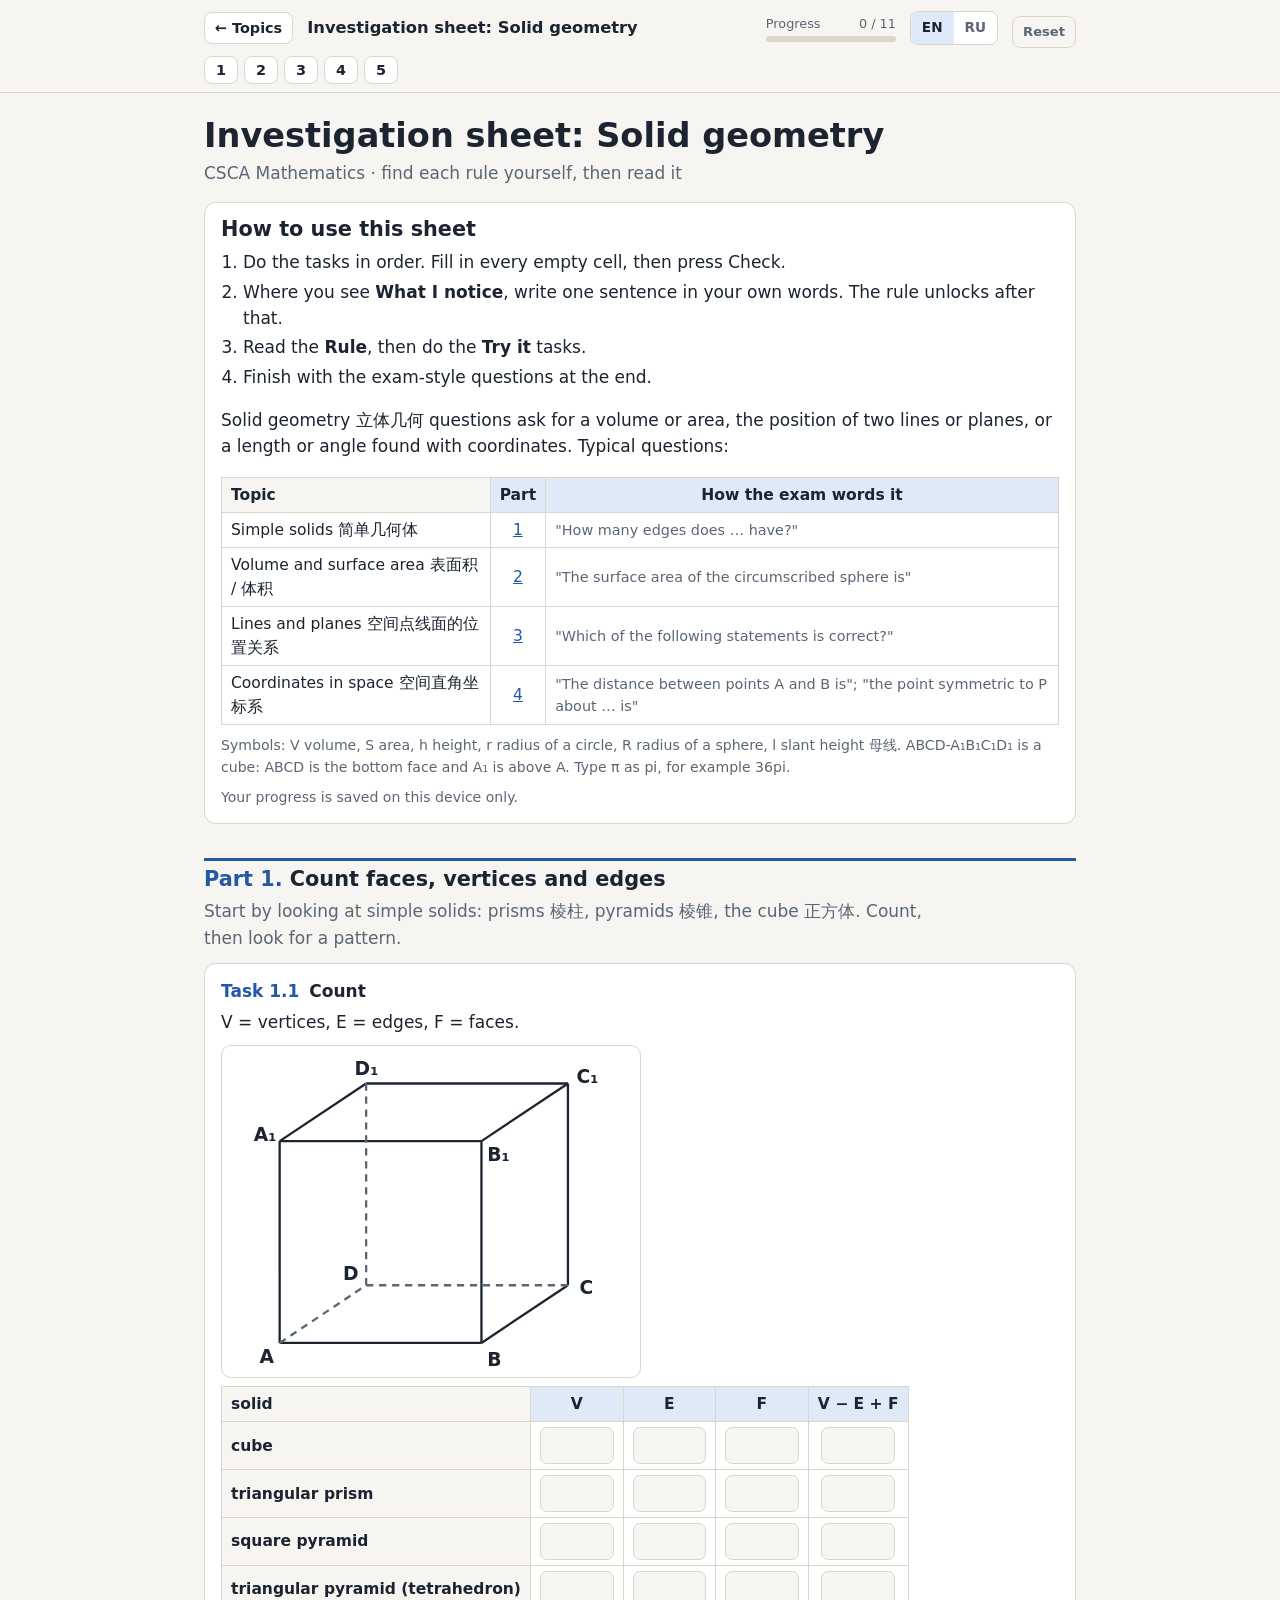
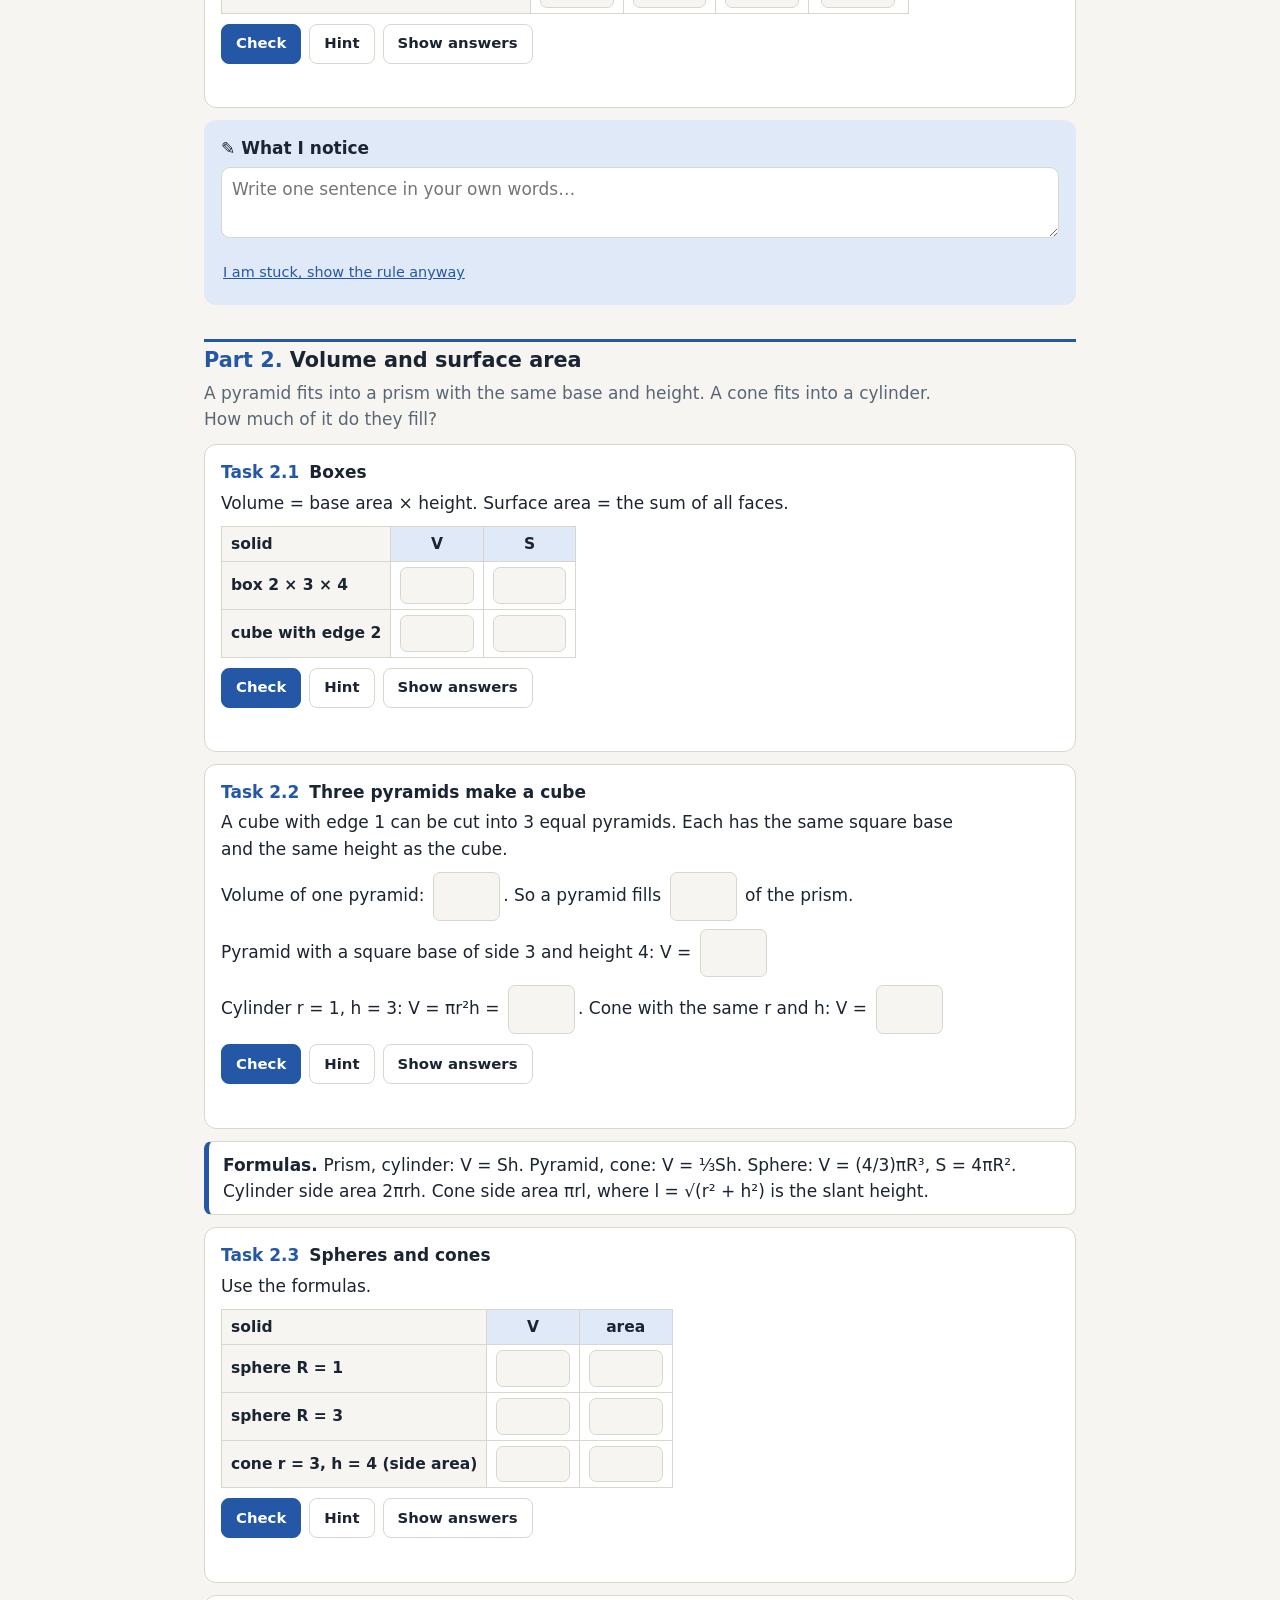
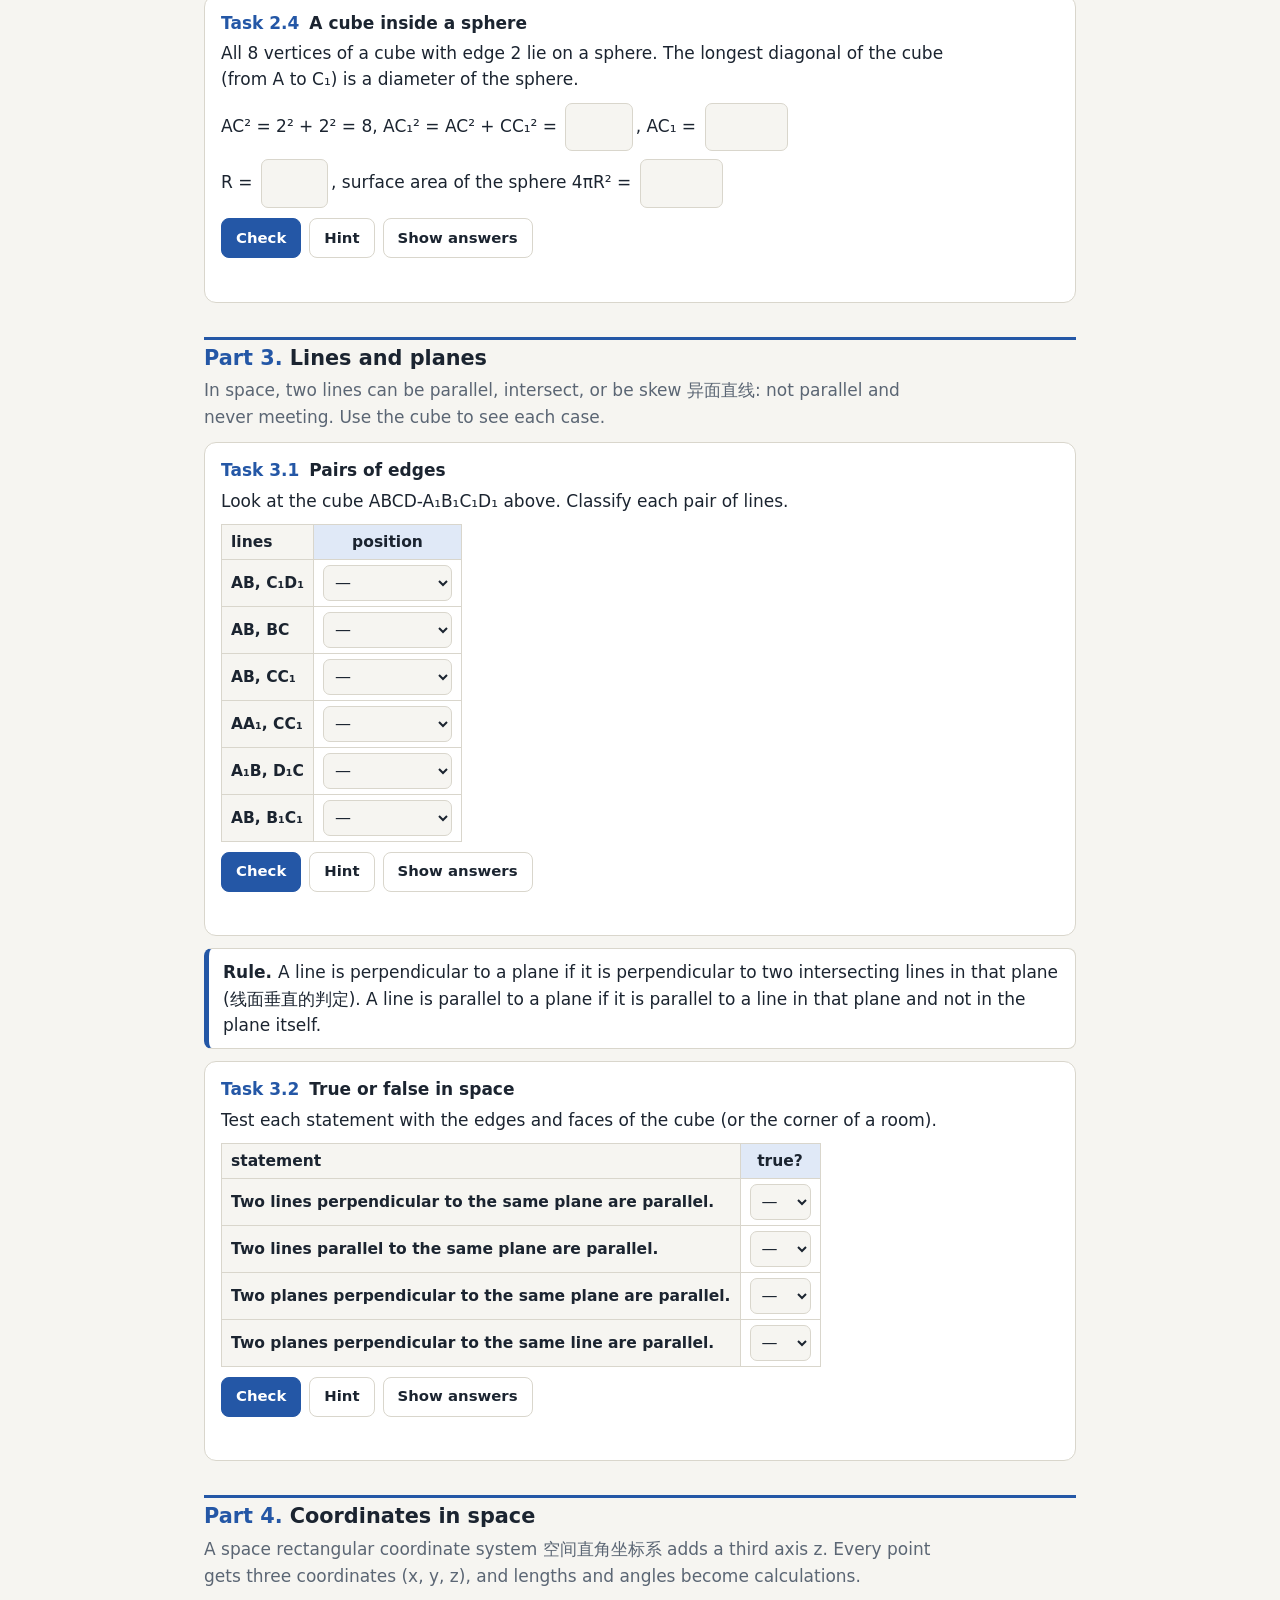
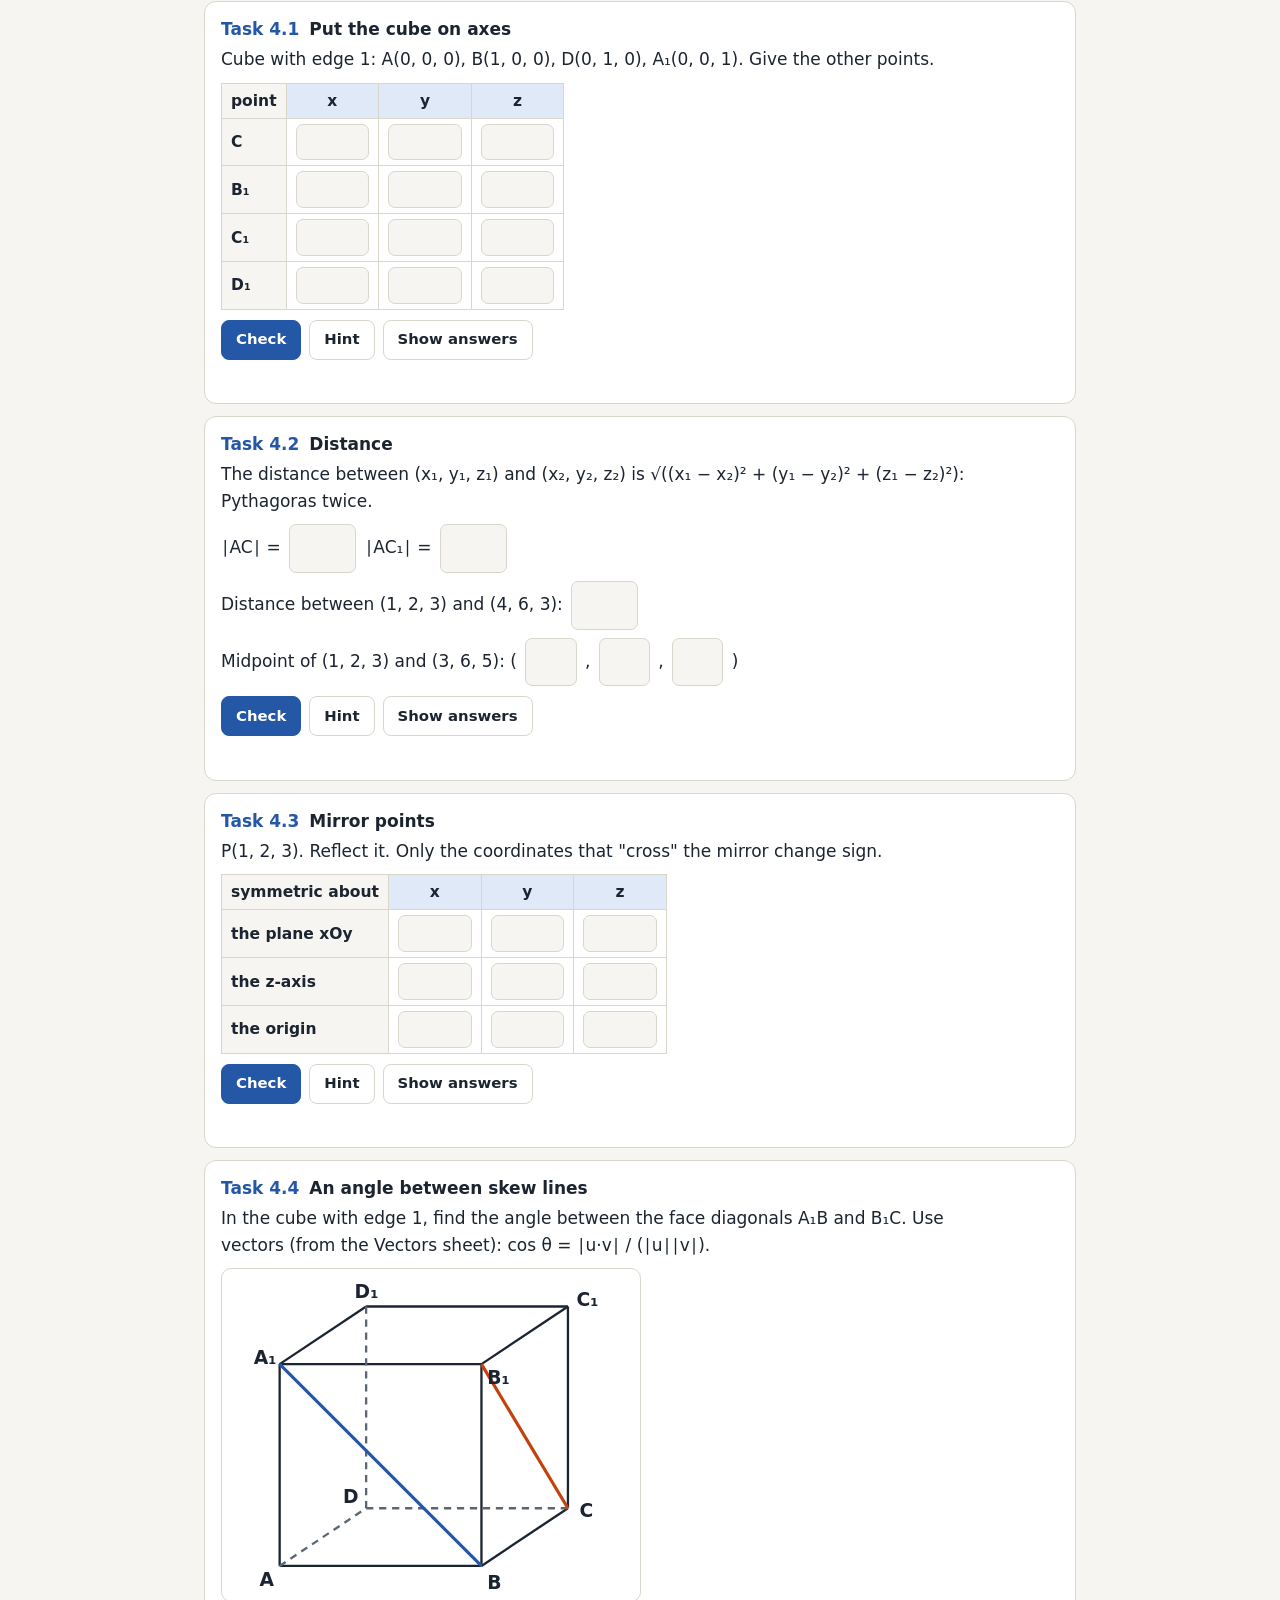
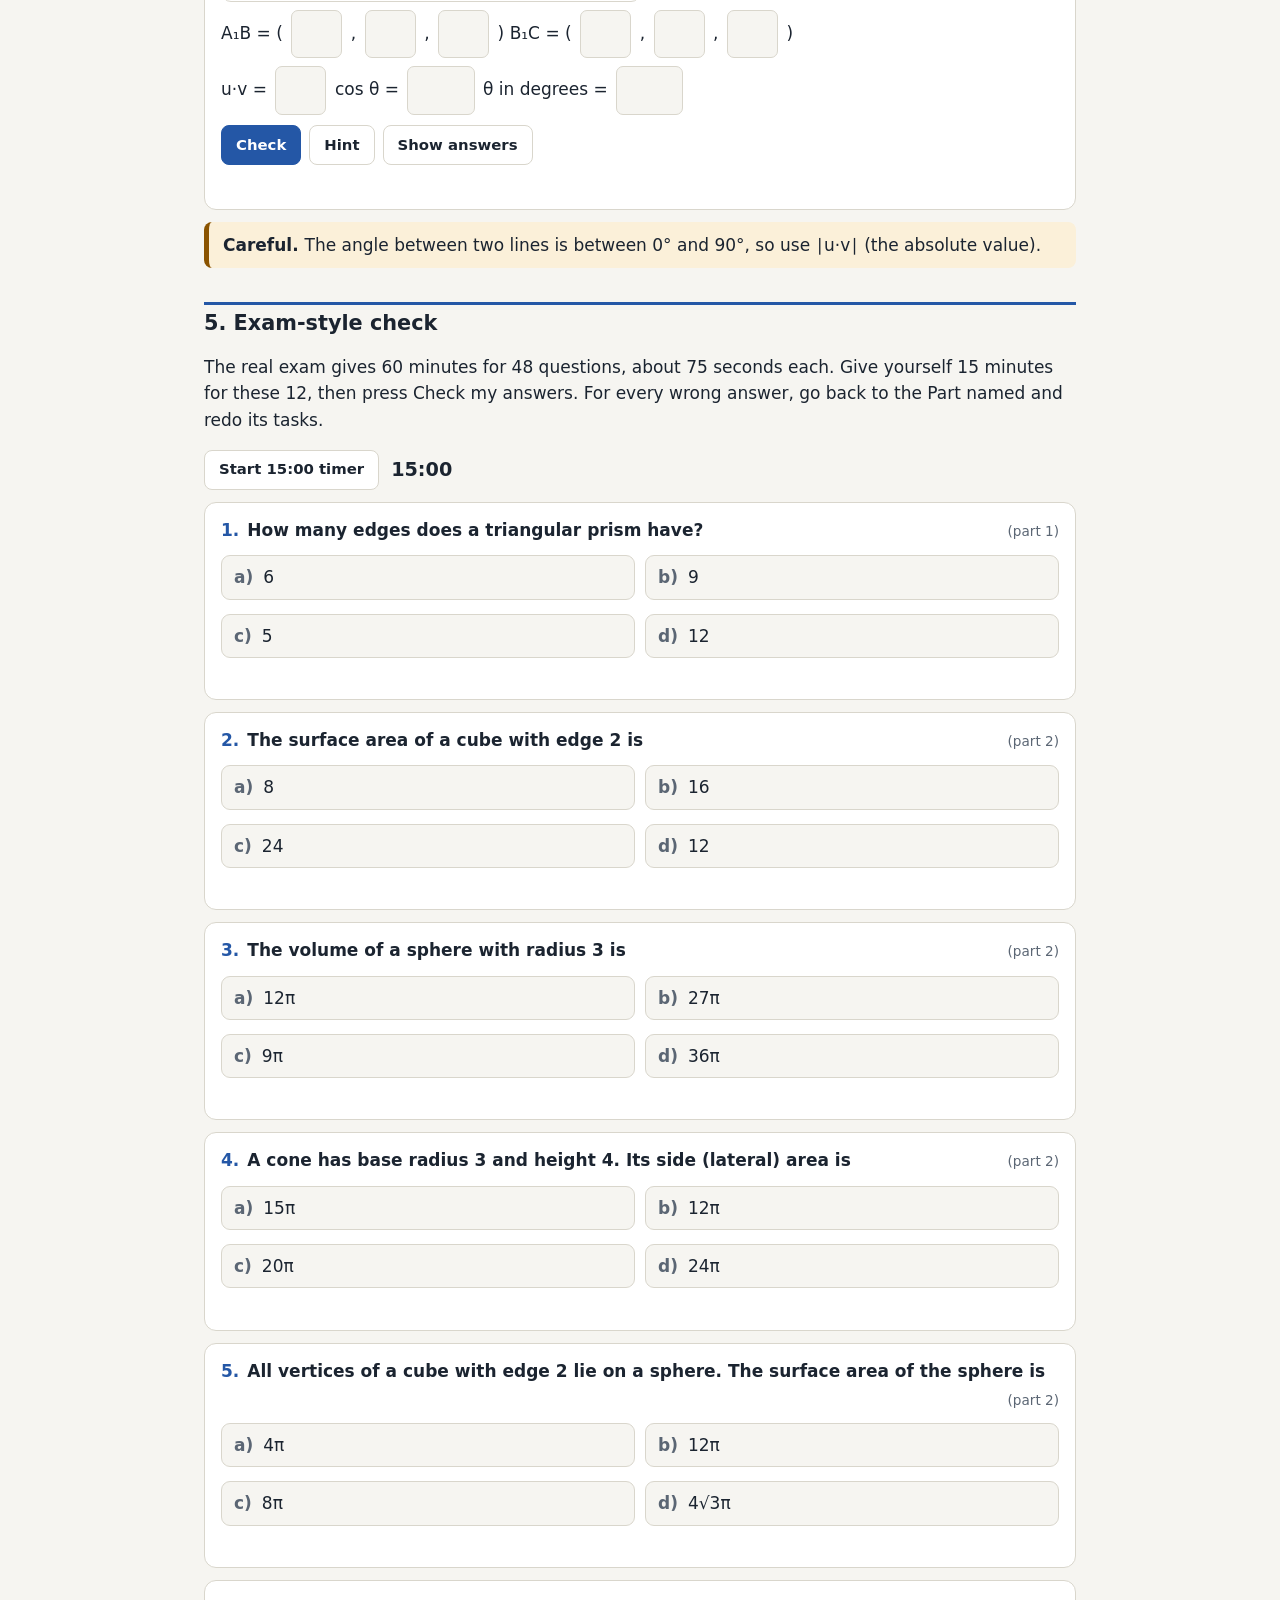
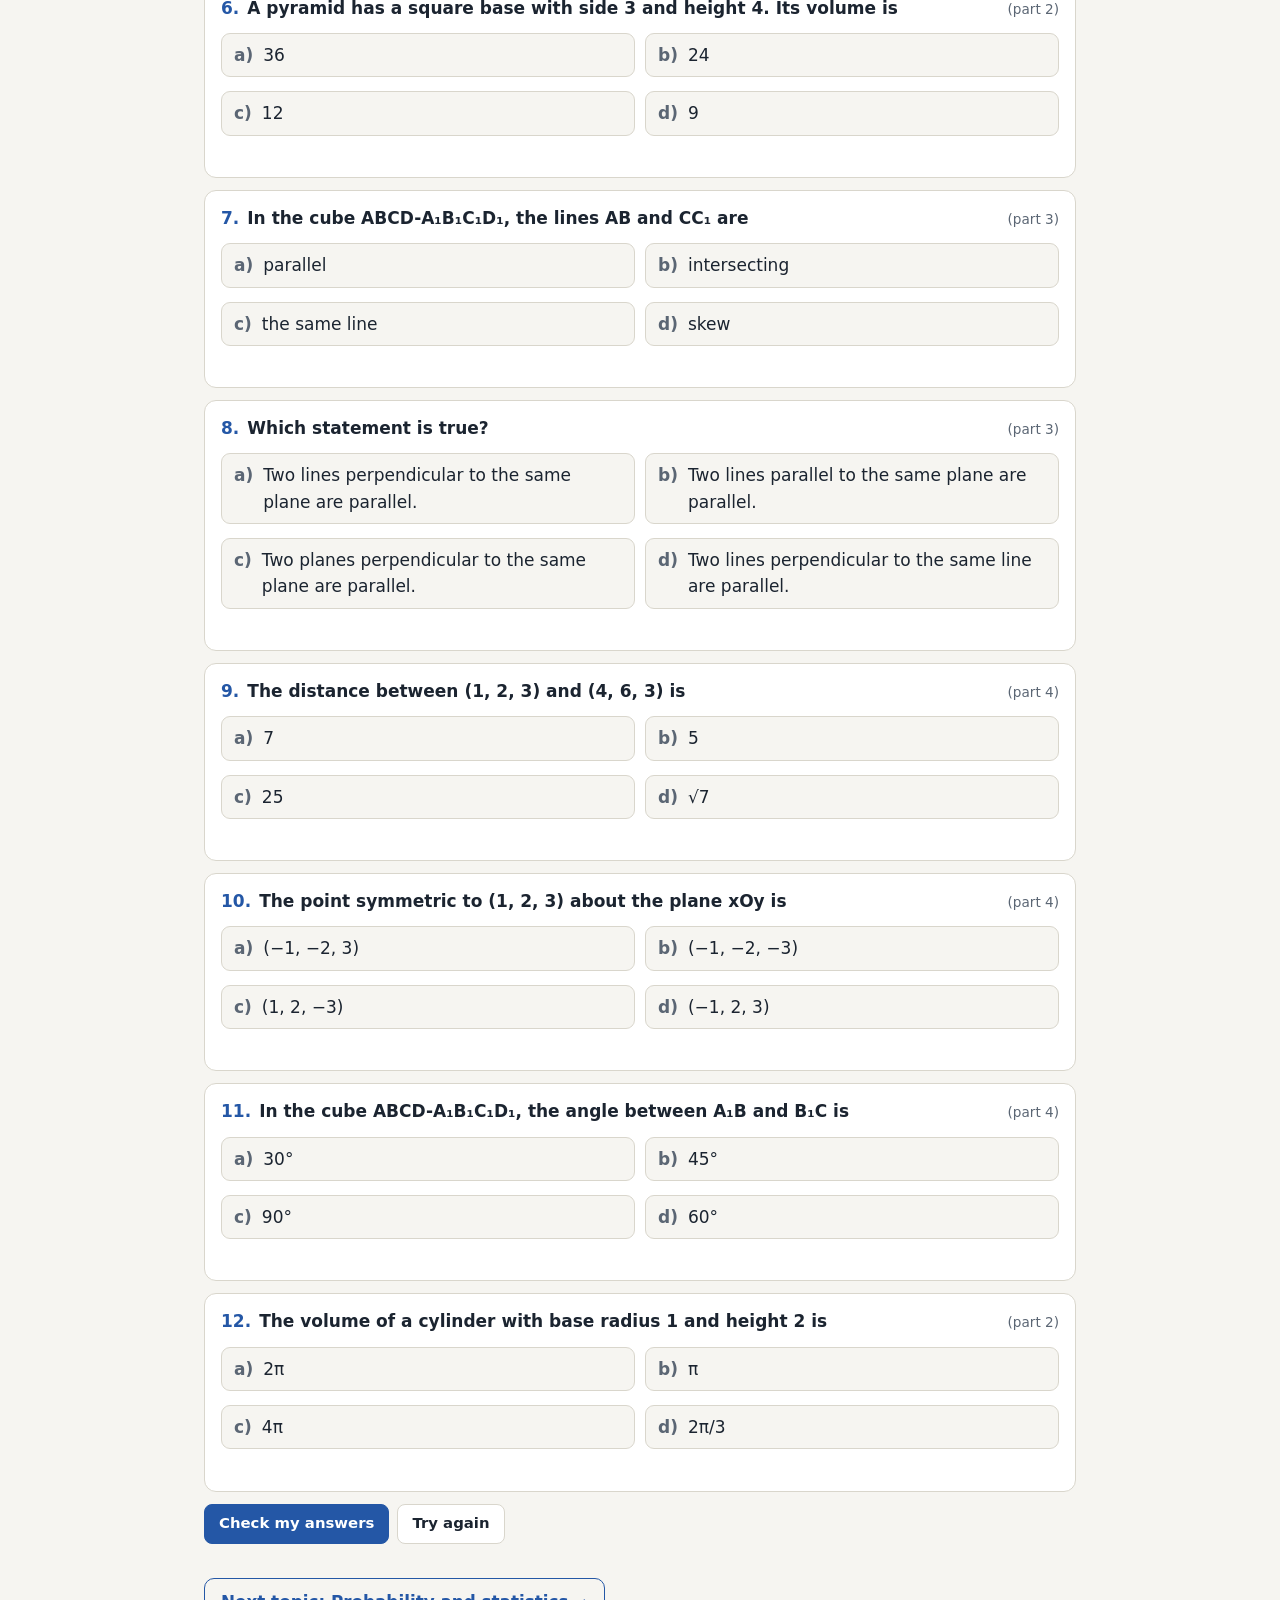
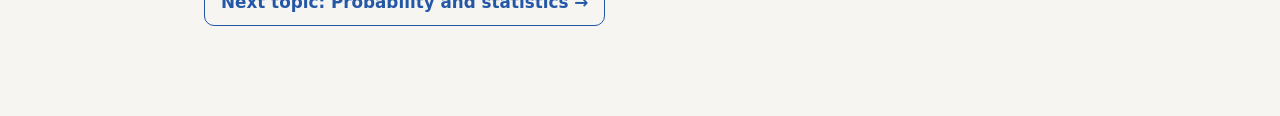
<file: docs/math/solid-geometry.html>
<!DOCTYPE html>
<html lang="en">
<head>
<meta charset="utf-8">
<meta name="viewport" content="width=device-width, initial-scale=1">
<title>Solid geometry</title>
<style>
:root{
  --bg:#f6f5f1; --bar:rgba(246,245,241,.94); --surface:#fff; --ink:#1b2430; --muted:#5b6674; --line:#d9d6cc;
  --accent:#2457a6; --accent-ink:#fff; --accent-soft:#e0e9f7;
  --hint:#8a5300; --hint-soft:#fbf0d9;
  --good:#17803d; --good-soft:#dff3e5; --bad:#b3261e; --bad-soft:#fbe4e1;
  --c1:#2457a6; --c2:#c2410c; --c3:#2f7d57;
  --font:system-ui,-apple-system,"Segoe UI",Roboto,"Noto Sans","PingFang SC","Noto Sans SC","Microsoft YaHei",sans-serif;
  --mono:ui-monospace,"SF Mono",Menlo,Consolas,monospace;
  color-scheme:light;
}
@media (prefers-color-scheme:dark){:root:not([data-theme="light"]){
  --bg:#12171e; --bar:rgba(18,23,30,.94); --surface:#1b222c; --ink:#e8edf3; --muted:#9aa7b6; --line:#2e3846;
  --accent:#7fb0ff; --accent-ink:#0c1b33; --accent-soft:#1e2f4d;
  --hint:#f5b84a; --hint-soft:#33280f;
  --good:#5fd38a; --good-soft:#123221; --bad:#ff8a80; --bad-soft:#3d1c19;
  --c1:#7fb0ff; --c2:#ff9a6b; --c3:#6fd9a1; color-scheme:dark;}}
:root[data-theme="dark"]{
  --bg:#12171e; --bar:rgba(18,23,30,.94); --surface:#1b222c; --ink:#e8edf3; --muted:#9aa7b6; --line:#2e3846;
  --accent:#7fb0ff; --accent-ink:#0c1b33; --accent-soft:#1e2f4d;
  --hint:#f5b84a; --hint-soft:#33280f;
  --good:#5fd38a; --good-soft:#123221; --bad:#ff8a80; --bad-soft:#3d1c19;
  --c1:#7fb0ff; --c2:#ff9a6b; --c3:#6fd9a1; color-scheme:dark;}
*{box-sizing:border-box}
html{scroll-behavior:smooth;-webkit-text-size-adjust:100%}
@media (prefers-reduced-motion:reduce){html{scroll-behavior:auto}}
body{margin:0;background:var(--bg);color:var(--ink);font:400 17px/1.55 var(--font)}
button,input,select,textarea{font:inherit;color:inherit}
button{cursor:pointer}
:focus-visible{outline:3px solid var(--accent);outline-offset:2px;border-radius:6px}
a{color:var(--accent)}
.topbar{position:sticky;top:0;z-index:20;background:var(--bar);backdrop-filter:blur(8px);-webkit-backdrop-filter:blur(8px);border-bottom:1px solid var(--line);padding-top:env(safe-area-inset-top)}
.topin{max-width:900px;margin:0 auto;padding:8px 14px;display:flex;flex-wrap:wrap;align-items:center;gap:6px 14px}
.brand{font-weight:700;margin-right:auto;font-size:1.02rem;min-width:0}
.prog{min-width:130px;font-size:.8rem;color:var(--muted);font-variant-numeric:tabular-nums}
.ptxtrow{display:flex;justify-content:space-between;gap:10px}
.bar{height:6px;background:var(--line);border-radius:3px;overflow:hidden;margin-top:2px}
.bar>span{display:block;height:100%;width:0;background:var(--good);transition:width .25s}
.chips{max-width:900px;margin:0 auto;padding:0 14px 8px;display:flex;gap:6px;overflow-x:auto}
.chips a{flex:none;min-width:34px;text-align:center;text-decoration:none;border:1px solid var(--line);background:var(--surface);color:var(--ink);border-radius:8px;padding:2px 10px;font-weight:600;font-size:.9rem}
.chips a:hover{border-color:var(--accent)}
.seg{display:inline-flex;border:1px solid var(--line);border-radius:8px;overflow:hidden;background:var(--surface)}
.seg button{border:0;background:transparent;padding:5px 11px;font-weight:700;font-size:.85rem;color:var(--muted)}
.seg button[aria-pressed=true]{background:var(--accent-soft);color:var(--ink)}
.btn{border:1px solid var(--line);background:var(--surface);border-radius:8px;padding:7px 14px;font-weight:600;font-size:.93rem;min-height:40px}
.btn:hover{border-color:var(--accent)}
.btn.primary{background:var(--accent);border-color:var(--accent);color:var(--accent-ink)}
.btn.ghost{background:transparent}
.btn.small{min-height:32px;padding:3px 10px;font-size:.82rem}
.btn:disabled{opacity:.55;cursor:not-allowed}
.linkbtn{border:0;background:none;color:var(--accent);text-decoration:underline;padding:6px 2px;font-size:.9rem}
.wrap{max-width:900px;margin:0 auto;padding:0 14px 90px}
h1{font-size:clamp(1.55rem,5vw,2.1rem);line-height:1.15;margin:24px 0 4px;text-wrap:balance}
h2{font-size:1.3rem;line-height:1.25;margin:0 0 6px;text-wrap:balance}
.sub{color:var(--muted);margin:0 0 16px}
.small{font-size:.88rem;color:var(--muted);margin:8px 0 0}
.card{background:var(--surface);border:1px solid var(--line);border-radius:12px;padding:14px 16px;margin:12px 0}
.how ol{margin:6px 0 10px;padding-left:22px}
.how li{margin-bottom:3px}
.part{margin-top:34px;scroll-margin-top:96px}
.part>h2{padding-top:6px;border-top:3px solid var(--accent)}
.pn{color:var(--accent)}
.intro{color:var(--muted);max-width:68ch;margin:4px 0 8px}
.task{scroll-margin-top:100px}
.task.done{border-color:var(--good)}
.thead{display:flex;flex-wrap:wrap;gap:4px 10px;align-items:baseline;margin-bottom:4px}
.tnum{font-weight:700;color:var(--accent);font-variant-numeric:tabular-nums}
.ttitle{font-weight:700}
.tdone{margin-left:auto;color:var(--good);font-weight:800;visibility:hidden}
.task.done .tdone{visibility:visible}
.ttext{margin:2px 0 10px;max-width:70ch}
.tw{overflow-x:auto;margin:6px 0 10px;-webkit-overflow-scrolling:touch}
.tbl{border-collapse:collapse;font-size:.97rem;min-width:min(100%,0px)}
.tbl th,.tbl td{border:1px solid var(--line);padding:5px 9px;text-align:center;vertical-align:middle;white-space:nowrap}
.tbl thead th{background:var(--accent-soft)}
.tbl tbody th,.tbl tr>th:first-child{background:var(--bg);text-align:left;font-weight:600}
.tbl td.wd{white-space:normal;text-align:left;font-size:.9rem;color:var(--muted)}
.how .tbl td:first-child{text-align:left;white-space:normal}
.fld{width:4.6em;max-width:100%;padding:5px 7px;border:1.5px solid var(--line);border-radius:7px;background:var(--bg);text-align:center;font-size:1rem;min-height:36px}
.fld.sel{width:auto;max-width:15em;text-align:left;padding-right:4px}
.fld:focus{border-color:var(--accent)}
.fld.ok{border-color:var(--good);background:var(--good-soft)}
.fld.bad{border-color:var(--bad);background:var(--bad-soft)}
.bl{margin:8px 0;line-height:2.3}
.bl .fld{margin:0 3px}
.mc{margin:10px 0}.mcq{margin:0 0 6px;font-weight:600}
.opt{display:flex;gap:10px;align-items:baseline;width:100%;text-align:left;border:1.5px solid var(--line);background:var(--bg);border-radius:9px;padding:8px 12px;margin:6px 0;min-height:44px}
.opt .lab{font-weight:700;color:var(--muted);flex:none}
.opt[aria-pressed=true]{border-color:var(--accent);background:var(--accent-soft)}
.opt.ok{border-color:var(--good);background:var(--good-soft)}
.opt.bad{border-color:var(--bad);background:var(--bad-soft)}
.open{margin:10px 0}
.oq{margin:0 0 4px;font-weight:600}
.ta{width:100%;border:1.5px solid var(--line);border-radius:9px;background:var(--bg);padding:8px 10px;resize:vertical;min-height:48px}
.ta:focus{border-color:var(--accent)}
.ref{margin-top:6px;background:var(--good-soft);border-left:4px solid var(--good);padding:7px 11px;border-radius:6px}
.acts{display:flex;flex-wrap:wrap;gap:8px;align-items:center;margin-top:10px}
.hintbox{margin-top:10px;background:var(--hint-soft);border-left:4px solid var(--hint);padding:8px 12px;border-radius:6px}
.hintbox b{color:var(--hint)}
.msg{min-height:1.4em;margin-top:8px;font-weight:600;font-size:.95rem}
.msg.good{color:var(--good)}.msg.warn{color:var(--bad)}
.tick{margin-top:8px}
.tickbtn[aria-pressed=true]{background:var(--good-soft);border-color:var(--good)}
.notice{background:var(--accent-soft);border-color:transparent}
.nlabel{font-weight:700;margin-bottom:6px}
.notice .ta{background:var(--surface)}
.rulebox{margin-top:10px;background:var(--surface);border-left:5px solid var(--accent);padding:10px 14px;border-radius:8px}
.rulebox.plain{margin:12px 0;border:1px solid var(--line);border-left:5px solid var(--accent)}
.rulebox[hidden]{display:none}
.worked{margin:12px 0;border:1px dashed var(--line);padding:10px 14px;border-radius:8px;background:var(--surface)}
.careful{margin:12px 0;background:var(--hint-soft);border-left:5px solid var(--hint);padding:10px 14px;border-radius:8px}
.figrow{display:flex;flex-wrap:wrap;gap:10px;margin:8px 0}
.figrow>div{flex:1 1 260px;min-width:0}
.figone{max-width:460px;margin:8px 0}.figstack{max-width:520px;margin:8px 0}
.plot{width:100%;height:auto;display:block;background:var(--surface);border:1px solid var(--line);border-radius:10px;margin-bottom:6px}
.plot .ax{stroke:var(--muted);stroke-width:1.2}
.plot .grid{stroke:var(--line);stroke-width:1}
.plot .tk{stroke:var(--muted);stroke-width:1}
.plot text{paint-order:stroke;stroke:var(--surface);stroke-width:3.5px;stroke-linejoin:round}
.plot .tl,.plot .pl{fill:var(--muted);font-size:11px}
.plot .pl{fill:var(--ink);font-weight:600}
.plot .asy{stroke:var(--muted);stroke-width:1;stroke-dasharray:4 4;opacity:.8}
.plot .cv{fill:none;stroke-width:2.4;stroke-linecap:round;stroke-linejoin:round}
.plot .c1{stroke:var(--c1)}.plot .c2{stroke:var(--c2)}.plot .c3{stroke:var(--c3)}
.plot .cl{font-size:13px;font-weight:700}
.plot .c1t{fill:var(--c1)}.plot .c2t{fill:var(--c2)}.plot .c3t{fill:var(--c3)}
.plot .pt{fill:var(--ink)}
.plot .pt.hol{fill:var(--surface);stroke:var(--ink);stroke-width:1.5}
.timerrow{display:flex;gap:12px;align-items:center;margin:8px 0}
.timer{font-variant-numeric:tabular-nums;font-weight:700;font-size:1.2rem}
.timer.low{color:var(--bad)}
.q .qq{display:flex;flex-wrap:wrap;gap:6px 8px;align-items:baseline;font-weight:600}
.qn{color:var(--accent)}
.qpart{margin-left:auto;font-weight:400;color:var(--muted);font-size:.85rem}
.qopts{display:grid;grid-template-columns:repeat(2,minmax(0,1fr));gap:2px 10px;margin-top:6px}
@media (max-width:560px){.qopts{grid-template-columns:1fr}.topin{gap:4px 10px}.brand{flex:1 1 100%}.prog{flex:1}}
.qfb{min-height:1.3em;font-weight:600;font-size:.92rem;margin-top:2px}
.qfb.good{color:var(--good)}.qfb.bad{color:var(--bad)}
.result{margin-top:10px;font-weight:700;font-size:1.15rem}

.back{flex:none;text-decoration:none;font-weight:600;font-size:.9rem;border:1px solid var(--line);background:var(--surface);border-radius:8px;padding:4px 10px;color:var(--ink)}
.back:hover{border-color:var(--accent)}
.nextlink{margin:34px 0 0;font-weight:700;font-size:1.05rem}
.nextlink a{display:inline-block;text-decoration:none;border:1.5px solid var(--accent);border-radius:10px;padding:10px 16px}
.geo{width:100%;max-width:420px;height:auto;display:block;background:var(--surface);border:1px solid var(--line);border-radius:10px;margin:8px 0}
.geo line,.geo path,.geo polygon,.geo circle,.geo ellipse,.geo polyline{fill:none;stroke:var(--ink);stroke-width:1.6;stroke-linejoin:round}
.geo .hid{stroke-dasharray:5 4;stroke:var(--muted)}
.geo .acc{stroke:var(--c1);stroke-width:2.2}.geo .acc2{stroke:var(--c2);stroke-width:2.2}.geo .acc3{stroke:var(--c3);stroke-width:2.2}
.geo .dot{fill:var(--ink);stroke:none}
.geo text{fill:var(--ink);font-size:13px;font-weight:600;stroke:none;paint-order:stroke}
.geo .mt{fill:var(--muted);font-weight:400;font-size:12px}
.geo .fillsoft{fill:var(--accent-soft);stroke:var(--c1)}

</style>
</head>
<body>
<div id="app"></div>
<noscript>This page needs JavaScript. / Для этой страницы нужен JavaScript.</noscript>
<script>
const SUBJECT = {"id": "math", "title_en": "Mathematics", "title_ru": "Математика", "exam": {"questions": 48, "minutes": 60}};
const NAV = {"home": "../index.html", "subject": "index.html", "next": {"href": "probability-statistics.html", "title": {"en": "Probability and statistics", "ru": "Вероятность и статистика"}}};
/* Shared UI text and helpers for every sheet. English + Russian.
   T(en, ru) makes a bilingual string. Math and Chinese terms are shared. */
const T = (en, ru) => ({ en, ru });

const UI = {
  en: {
    progress: 'Progress',
    reset: 'Reset', resetSure: 'Click again to erase',
    check: 'Check', hint: 'Hint', showAns: 'Show answers',
    allGood: 'All correct. Well done.',
    some: (a, b) => `${a} of ${b} correct. Red cells are wrong, try again.`,
    fill: 'Fill in every answer first.',
    mine: 'My answer', ref: 'Answer', gotIt: 'I got it', notYet: 'Not yet', gotItOn: 'Marked as understood',
    notice: 'What I notice', noticePh: 'Write one sentence in your own words…',
    showRule: 'Show the rule', stuck: 'I am stuck, show the rule anyway',
    rule: 'Rule', careful: 'Careful', worked: 'Worked example',
    exam: 'Exam-style check', start: (m) => `Start ${m} timer`,
    examIntro: (min, q, per, mins, n) => `The real exam gives ${min} minutes for ${q} questions, about ${per} seconds each. Give yourself ${mins} minutes for these ${n}, then press Check my answers. For every wrong answer, go back to the Part named and redo its tasks.`,
    back: 'Back to the list of topics', topics: 'Topics', next: 'Next topic', stop: 'Stop timer', timeUp: 'Time is up',
    checkAll: 'Check my answers', score: (a, b) => `Score: ${a} / ${b}`,
    review: 'Review', again: 'Try again',
    howTitle: 'How to use this sheet',
    steps: [
      'Do the tasks in order. Fill in every empty cell, then press Check.',
      'Where you see **What I notice**, write one sentence in your own words. The rule unlocks after that.',
      'Read the **Rule**, then do the **Try it** tasks.',
      'Finish with the exam-style questions at the end.'
    ],
    topic: 'Topic', partCol: 'Part', wording: 'How the exam words it',
    photoNote: 'Your progress is saved on this device only.',
    parts: 'Parts', none: 'none', task: 'Task', part: 'Part',
    opt: { yes: 'yes', no: 'no', same: 'same', opposite: 'opposite', neither: 'neither', up: 'always goes up', down: 'always goes down', change: 'changes direction', yaxis: 'the y-axis', origin: 'the origin', xaxis: 'the x-axis' }
  },
  ru: {
    progress: 'Прогресс',
    reset: 'Сбросить', resetSure: 'Нажмите ещё раз, чтобы стереть',
    check: 'Проверить', hint: 'Подсказка', showAns: 'Показать ответы',
    allGood: 'Всё верно. Отлично.',
    some: (a, b) => `Верно ${a} из ${b}. Красные ячейки неверны, попробуйте ещё раз.`,
    fill: 'Сначала заполните все ответы.',
    mine: 'Мой ответ', ref: 'Ответ', gotIt: 'Я понял(а)', notYet: 'Пока нет', gotItOn: 'Отмечено: понял(а)',
    notice: 'Что я заметил(а)', noticePh: 'Напишите одно предложение своими словами…',
    showRule: 'Показать правило', stuck: 'Не получается, показать правило',
    rule: 'Правило', careful: 'Осторожно', worked: 'Разобранный пример',
    exam: 'Проверка в формате экзамена', start: (m) => `Запустить таймер ${m}`,
    examIntro: (min, q, per, mins, n) => `На настоящем экзамене даётся ${min} минут на ${q} вопросов, то есть около ${per} секунд на вопрос. Дайте себе ${mins} мин. на эти ${n}. Затем нажмите «Проверить ответы». За каждый неверный ответ вернитесь к названной части и повторите её задания.`,
    back: 'Назад к списку тем', topics: 'Темы', next: 'Следующая тема', stop: 'Остановить таймер', timeUp: 'Время вышло',
    checkAll: 'Проверить ответы', score: (a, b) => `Результат: ${a} / ${b}`,
    review: 'Повторить', again: 'Ещё раз',
    howTitle: 'Как пользоваться листом',
    steps: [
      'Выполняйте задания по порядку. Заполните все пустые ячейки и нажмите «Проверить».',
      'Там, где написано **Что я заметил(а)**, напишите одно предложение своими словами. После этого откроется правило.',
      'Прочитайте **Правило**, затем выполните задания **Попробуйте сами**.',
      'В конце решите вопросы в формате экзамена.'
    ],
    topic: 'Тема', partCol: 'Часть', wording: 'Как это формулируют на экзамене',
    photoNote: 'Ваш прогресс сохраняется только на этом устройстве.',
    parts: 'Части', none: 'нет', task: 'Задание', part: 'Часть',
    opt: { yes: 'да', no: 'нет', same: 'одинаковые', opposite: 'противоположные', neither: 'ни то, ни другое', up: 'всегда растёт', down: 'всегда убывает', change: 'меняет направление', yaxis: 'оси y', origin: 'начала координат', xaxis: 'оси x' }
  }
};

/* option helpers */
const O = (k) => ({ k });                      // key into UI.opt
const YN = [O('yes'), O('no')];
const SON = [O('same'), O('opposite'), O('neither')];
const MON = [O('up'), O('down'), O('change')];
const LR = [{ k: 'left', en: 'left', ru: 'влево' }, { k: 'right', en: 'right', ru: 'вправо' }];
const COND = [{ k: 'suf', en: 'sufficient, not necessary', ru: 'достаточное, не необходимое' }, { k: 'nec', en: 'necessary, not sufficient', ru: 'необходимое, не достаточное' },
  { k: 'both', en: 'necessary and sufficient', ru: 'необходимое и достаточное' }, { k: 'neither', en: 'neither', ru: 'ни то, ни другое' }];

/* small static table */
const mini = (rows) => ({ k: 'html', html: '<div class="tw"><table class="tbl">' + rows.map((r, i) => '<tr>' + r.map(c => i === 0 || c === r[0] ? `<th>${c}</th>` : `<td>${c}</td>`).join('') + '</tr>').join('') + '</table></div>' });

/* Sheet: Solid geometry (CSCA Mathematics): solids, volumes and areas, lines and planes, coordinates in space. */
const SHEET = {
  key: 'csca-math-solid-geometry-v1',
  title: T('Investigation sheet: Solid geometry', 'Исследовательский лист: стереометрия'),
  sub: T('CSCA Mathematics · find each rule yourself, then read it', 'CSCA, математика · найдите каждое правило сами, потом прочитайте его'),
  stats: T('Solid geometry 立体几何 questions ask for a volume or area, the position of two lines or planes, or a length or angle found with coordinates. Typical questions:',
           'Вопросы по стереометрии 立体几何 просят найти объём или площадь, взаимное расположение двух прямых или плоскостей, либо длину или угол с помощью координат. Типичные вопросы:'),
  symbols: T('Symbols: V volume, S area, h height, r radius of a circle, R radius of a sphere, l slant height 母线. ABCD-A₁B₁C₁D₁ is a cube: ABCD is the bottom face and A₁ is above A. Type π as pi, for example 36pi.',
             'Обозначения: V — объём, S — площадь, h — высота, r — радиус круга, R — радиус шара, l — образующая 母线. ABCD-A₁B₁C₁D₁ — куб: ABCD — нижняя грань, A₁ над A. π вводите как pi, например 36pi.')
};

SHEET.figs = ({ h }) => {
  const P = { A: [40, 206], B: [180, 206], C: [240, 166], D: [100, 166] };
  ['A', 'B', 'C', 'D'].forEach(k => { P[k + '₁'] = [P[k][0], P[k][1] - 140]; });
  const L = (a, b, cls) => `<line x1="${P[a][0]}" y1="${P[a][1]}" x2="${P[b][0]}" y2="${P[b][1]}"${cls ? ` class="${cls}"` : ''}/>`;
  const lab = { A: [-14, 14], B: [4, 16], C: [8, 6], D: [-16, -4], 'A₁': [-18, 0], 'B₁': [4, 14], 'C₁': [6, 0], 'D₁': [-8, -6] };
  const cube = (extra, label) => h('div', { html: `<svg class="geo" viewBox="0 0 290 230" role="img" aria-label="${label}">
      ${L('A', 'B')}${L('B', 'C')}${L('A', 'A₁')}${L('B', 'B₁')}${L('C', 'C₁')}${L('A₁', 'B₁')}${L('B₁', 'C₁')}${L('C₁', 'D₁')}${L('D₁', 'A₁')}
      ${L('A', 'D', 'hid')}${L('D', 'C', 'hid')}${L('D', 'D₁', 'hid')}${extra(L)}
      ${Object.keys(lab).map(k => `<text x="${P[k][0] + lab[k][0]}" y="${P[k][1] + lab[k][1]}">${k}</text>`).join('')}
    </svg>` });
  return {
    cube: () => cube(() => '', 'Cube ABCD-A₁B₁C₁D₁; hidden edges are dashed'),
    cube2: () => cube(L => L('A₁', 'B', 'acc') + L('B₁', 'C', 'acc2'), 'Cube ABCD-A₁B₁C₁D₁ with the face diagonals A₁B and B₁C')
  };
};

const POSL = [{ k: 'par', en: 'parallel', ru: 'параллельны' }, { k: 'int', en: 'intersecting', ru: 'пересекаются' }, { k: 'skew', en: 'skew (异面)', ru: 'скрещиваются (异面)' }];

const PARTS = [
/* ================= PART 1 ================= */
{ id: 1, title: T('Count faces, vertices and edges', 'Посчитайте грани, вершины и рёбра'),
  intro: T('Start by looking at simple solids: prisms 棱柱, pyramids 棱锥, the cube 正方体. Count, then look for a pattern.', 'Начните с простых тел: призм 棱柱, пирамид 棱锥, куба 正方体. Посчитайте и поищите закономерность.'),
  items: [
  { t: 'task', id: '1.1', title: T('Count', 'Посчитайте'),
    text: T('V = vertices, E = edges, F = faces.', 'V — вершины, E — рёбра, F — грани.'),
    parts: [{ k: 'fig', id: 'cube' },
      { k: 'table', head: [T('solid', 'тело'), 'V', 'E', 'F', 'V − E + F'], rows: [
        [T('cube', 'куб'), { a: '8' }, { a: '12' }, { a: '6' }, { a: '2' }],
        [T('triangular prism', 'треугольная призма'), { a: '6' }, { a: '9' }, { a: '5' }, { a: '2' }],
        [T('square pyramid', 'четырёхугольная пирамида'), { a: '5' }, { a: '8' }, { a: '5' }, { a: '2' }],
        [T('triangular pyramid (tetrahedron)', 'треугольная пирамида (тетраэдр)'), { a: '4' }, { a: '6' }, { a: '4' }, { a: '2' }]] }],
    hint: T('A triangular prism has two triangles (top and bottom) and three rectangles on the sides.', 'У треугольной призмы два треугольника (верх и низ) и три прямоугольника по бокам.') },
  { t: 'notice', id: 'n1', rule: T('For these solids V − E + F = 2 (Euler\'s formula). A prism with an n-sided base has 2n vertices, 3n edges and n + 2 faces; a pyramid with an n-sided base has n + 1 vertices, 2n edges and n + 1 faces.', 'Для этих тел V − E + F = 2 (формула Эйлера). У призмы с n-угольным основанием 2n вершин, 3n рёбер и n + 2 грани; у пирамиды с n-угольным основанием n + 1 вершина, 2n рёбер и n + 1 грань.') }
  ]},

/* ================= PART 2 ================= */
{ id: 2, title: T('Volume and surface area', 'Объём и площадь поверхности'),
  intro: T('A pyramid fits into a prism with the same base and height. A cone fits into a cylinder. How much of it do they fill?', 'Пирамида помещается в призму с тем же основанием и той же высотой. Конус помещается в цилиндр. Какую часть они занимают?'),
  items: [
  { t: 'task', id: '2.1', title: T('Boxes', 'Коробки'),
    text: T('Volume = base area × height. Surface area = the sum of all faces.', 'Объём = площадь основания × высота. Площадь поверхности = сумма всех граней.'),
    parts: [{ k: 'table', head: [T('solid', 'тело'), 'V', 'S'], rows: [[T('box 2 × 3 × 4', 'параллелепипед 2 × 3 × 4'), { a: '24' }, { a: '52' }], [T('cube with edge 2', 'куб с ребром 2'), { a: '8' }, { a: '24' }]] }],
    hint: T('The box has two faces of each kind: 2·(2·3 + 2·4 + 3·4).', 'У параллелепипеда по две грани каждого вида: 2·(2·3 + 2·4 + 3·4).') },
  { t: 'task', id: '2.2', title: T('Three pyramids make a cube', 'Три пирамиды составляют куб'),
    text: T('A cube with edge 1 can be cut into 3 equal pyramids. Each has the same square base and the same height as the cube.', 'Куб с ребром 1 можно разрезать на 3 равные пирамиды. У каждой то же квадратное основание и та же высота, что у куба.'),
    parts: [{ k: 'blanks', lines: [
      [T('Volume of one pyramid: ', 'Объём одной пирамиды: '), { a: '1/3', w: 3 }, T('. So a pyramid fills ', '. Значит, пирамида занимает '), { a: '1/3', w: 3 }, T(' of the prism.', ' призмы.')],
      [T('Pyramid with a square base of side 3 and height 4: V = ', 'Пирамида с квадратным основанием со стороной 3 и высотой 4: V = '), { a: '12', w: 3 }],
      [T('Cylinder r = 1, h = 3: V = πr²h = ', 'Цилиндр r = 1, h = 3: V = πr²h = '), { a: '3π', w: 3 }, T('.  Cone with the same r and h: V = ', '.  Конус с теми же r и h: V = '), { a: 'π', w: 3 }]] }],
    hint: T('1 cube = 3 pyramids. The same 1/3 works for the cone and the cylinder.', '1 куб = 3 пирамиды. Та же 1/3 работает для конуса и цилиндра.') },
  { t: 'rule', label: T('Formulas', 'Формулы'), text: T('Prism, cylinder: V = Sh. Pyramid, cone: V = ⅓Sh. Sphere: V = (4/3)πR³, S = 4πR². Cylinder side area 2πrh. Cone side area πrl, where l = √(r² + h²) is the slant height.', 'Призма, цилиндр: V = Sh. Пирамида, конус: V = ⅓Sh. Шар: V = (4/3)πR³, S = 4πR². Боковая поверхность цилиндра 2πrh. Боковая поверхность конуса πrl, где l = √(r² + h²) — образующая.') },
  { t: 'task', id: '2.3', title: T('Spheres and cones', 'Шары и конусы'),
    text: T('Use the formulas.', 'Используйте формулы.'),
    parts: [{ k: 'table', head: [T('solid', 'тело'), 'V', T('area', 'площадь')], rows: [
      [T('sphere R = 1', 'шар R = 1'), { a: '4π/3' }, { a: '4π' }],
      [T('sphere R = 3', 'шар R = 3'), { a: '36π' }, { a: '36π' }],
      [T('cone r = 3, h = 4 (side area)', 'конус r = 3, h = 4 (боковая)'), { a: '12π' }, { a: '15π' }]] }],
    hint: T('Cone: l = √(9 + 16) = 5, V = ⅓·π·9·4.', 'Конус: l = √(9 + 16) = 5, V = ⅓·π·9·4.') },
  { t: 'task', id: '2.4', title: T('A cube inside a sphere', 'Куб внутри шара'),
    text: T('All 8 vertices of a cube with edge 2 lie on a sphere. The longest diagonal of the cube (from A to C₁) is a diameter of the sphere.', 'Все 8 вершин куба с ребром 2 лежат на сфере. Самая длинная диагональ куба (от A до C₁) — диаметр шара.'),
    parts: [{ k: 'blanks', lines: [
      [T('AC² = 2² + 2² = 8, AC₁² = AC² + CC₁² = ', 'AC² = 2² + 2² = 8, AC₁² = AC² + CC₁² = '), { a: '12', w: 3 }, ', AC₁ = ', { a: '2√3', w: 4 }],
      ['R = ', { a: '√3', w: 3 }, T(', surface area of the sphere 4πR² = ', ', площадь сферы 4πR² = '), { a: '12π', w: 4 }]] }],
    hint: T('For a cube with edge a the long diagonal is a√3.', 'Для куба с ребром a большая диагональ равна a√3.') }
  ]},

/* ================= PART 3 ================= */
{ id: 3, title: T('Lines and planes', 'Прямые и плоскости'),
  intro: T('In space, two lines can be parallel, intersect, or be skew 异面直线: not parallel and never meeting. Use the cube to see each case.', 'В пространстве две прямые могут быть параллельны, пересекаться или скрещиваться 异面直线: не параллельны и никогда не встречаются. Используйте куб, чтобы увидеть каждый случай.'),
  items: [
  { t: 'task', id: '3.1', title: T('Pairs of edges', 'Пары рёбер'),
    text: T('Look at the cube ABCD-A₁B₁C₁D₁ above. Classify each pair of lines.', 'Посмотрите на куб ABCD-A₁B₁C₁D₁ выше. Определите расположение каждой пары прямых.'),
    parts: [{ k: 'table', head: [T('lines', 'прямые'), T('position', 'расположение')], rows: [
      ['AB, C₁D₁', { a: 'par', sel: POSL }], ['AB, BC', { a: 'int', sel: POSL }], ['AB, CC₁', { a: 'skew', sel: POSL }], ['AA₁, CC₁', { a: 'par', sel: POSL }], ['A₁B, D₁C', { a: 'par', sel: POSL }], ['AB, B₁C₁', { a: 'skew', sel: POSL }]] }],
    hint: T('Skew lines do not lie in one plane. AB is on the bottom face; CC₁ goes up from C and never meets the line AB.', 'Скрещивающиеся прямые не лежат в одной плоскости. AB лежит на нижней грани; CC₁ идёт вверх от C и никогда не встречает прямую AB.') },
  { t: 'rule', label: T('Rule', 'Правило'), text: T('A line is perpendicular to a plane if it is perpendicular to two intersecting lines in that plane (线面垂直的判定). A line is parallel to a plane if it is parallel to a line in that plane and not in the plane itself.', 'Прямая перпендикулярна плоскости, если она перпендикулярна двум пересекающимся прямым этой плоскости (线面垂直的判定). Прямая параллельна плоскости, если она параллельна какой-нибудь прямой этой плоскости и не лежит в ней.') },
  { t: 'task', id: '3.2', title: T('True or false in space', 'Верно или неверно в пространстве'),
    text: T('Test each statement with the edges and faces of the cube (or the corner of a room).', 'Проверьте каждое утверждение на рёбрах и гранях куба (или на углу комнаты).'),
    parts: [{ k: 'table', head: [T('statement', 'утверждение'), T('true?', 'верно?')], rows: [
      [T('Two lines perpendicular to the same plane are parallel.', 'Две прямые, перпендикулярные одной плоскости, параллельны.'), { a: 'yes', sel: YN }],
      [T('Two lines parallel to the same plane are parallel.', 'Две прямые, параллельные одной плоскости, параллельны.'), { a: 'no', sel: YN }],
      [T('Two planes perpendicular to the same plane are parallel.', 'Две плоскости, перпендикулярные одной плоскости, параллельны.'), { a: 'no', sel: YN }],
      [T('Two planes perpendicular to the same line are parallel.', 'Две плоскости, перпендикулярные одной прямой, параллельны.'), { a: 'yes', sel: YN }]] }],
    hint: T('AB and BC are both parallel to the top face but they intersect. The front face and the right face are both perpendicular to the bottom face.', 'AB и BC обе параллельны верхней грани, но пересекаются. Передняя и правая грани обе перпендикулярны нижней грани.') }
  ]},

/* ================= PART 4 ================= */
{ id: 4, title: T('Coordinates in space', 'Координаты в пространстве'),
  intro: T('A space rectangular coordinate system 空间直角坐标系 adds a third axis z. Every point gets three coordinates (x, y, z), and lengths and angles become calculations.', 'Пространственная прямоугольная система координат 空间直角坐标系 добавляет третью ось z. Каждая точка получает три координаты (x, y, z), и длины и углы превращаются в вычисления.'),
  items: [
  { t: 'task', id: '4.1', title: T('Put the cube on axes', 'Поставьте куб на оси'),
    text: T('Cube with edge 1: A(0, 0, 0), B(1, 0, 0), D(0, 1, 0), A₁(0, 0, 1). Give the other points.', 'Куб с ребром 1: A(0, 0, 0), B(1, 0, 0), D(0, 1, 0), A₁(0, 0, 1). Найдите остальные точки.'),
    parts: [{ k: 'table', head: [T('point', 'точка'), 'x', 'y', 'z'], rows: [
      ['C', { a: '1' }, { a: '1' }, { a: '0' }], ['B₁', { a: '1' }, { a: '0' }, { a: '1' }], ['C₁', { a: '1' }, { a: '1' }, { a: '1' }], ['D₁', { a: '0' }, { a: '1' }, { a: '1' }]] }],
    hint: T('Points with ₁ are 1 unit higher: add 1 to z.', 'Точки с индексом ₁ на 1 выше: прибавьте 1 к z.') },
  { t: 'task', id: '4.2', title: T('Distance', 'Расстояние'),
    text: T('The distance between (x₁, y₁, z₁) and (x₂, y₂, z₂) is √((x₁ − x₂)² + (y₁ − y₂)² + (z₁ − z₂)²): Pythagoras twice.', 'Расстояние между (x₁, y₁, z₁) и (x₂, y₂, z₂) равно √((x₁ − x₂)² + (y₁ − y₂)² + (z₁ − z₂)²): теорема Пифагора дважды.'),
    parts: [{ k: 'blanks', lines: [
      ['∣AC∣ = ', { a: '√2', w: 3 }, '   ∣AC₁∣ = ', { a: '√3', w: 3 }],
      [T('Distance between (1, 2, 3) and (4, 6, 3): ', 'Расстояние между (1, 2, 3) и (4, 6, 3): '), { a: '5', w: 3 }],
      [T('Midpoint of (1, 2, 3) and (3, 6, 5): ( ', 'Середина отрезка между (1, 2, 3) и (3, 6, 5): ( '), { a: '2', w: 2 }, ' , ', { a: '4', w: 2 }, ' , ', { a: '4', w: 2 }, ' )']] }],
    hint: T('∣AC₁∣ = √(1 + 1 + 1).', '∣AC₁∣ = √(1 + 1 + 1).') },
  { t: 'task', id: '4.3', title: T('Mirror points', 'Симметричные точки'),
    text: T('P(1, 2, 3). Reflect it. Only the coordinates that "cross" the mirror change sign.', 'P(1, 2, 3). Отразите её. Знак меняют только те координаты, которые «пересекают» зеркало.'),
    parts: [{ k: 'table', head: [T('symmetric about', 'симметрична относительно'), 'x', 'y', 'z'], rows: [
      [T('the plane xOy', 'плоскости xOy'), { a: '1' }, { a: '2' }, { a: '-3' }],
      [T('the z-axis', 'оси z'), { a: '-1' }, { a: '-2' }, { a: '3' }],
      [T('the origin', 'начала координат'), { a: '-1' }, { a: '-2' }, { a: '-3' }]] }],
    hint: T('The plane xOy is the floor: only the height z flips. About the z-axis, z stays and x, y flip.', 'Плоскость xOy — это пол: меняется только высота z. Относительно оси z: z остаётся, x и y меняют знак.') },
  { t: 'task', id: '4.4', title: T('An angle between skew lines', 'Угол между скрещивающимися прямыми'),
    text: T('In the cube with edge 1, find the angle between the face diagonals A₁B and B₁C. Use vectors (from the Vectors sheet): cos θ = ∣u·v∣ / (∣u∣∣v∣).', 'В кубе с ребром 1 найдите угол между диагоналями граней A₁B и B₁C. Используйте векторы (из листа «Векторы»): cos θ = ∣u·v∣ / (∣u∣∣v∣).'),
    parts: [{ k: 'fig', id: 'cube2' },
      { k: 'blanks', lines: [
        ['A₁B = ( ', { a: '1', w: 2 }, ' , ', { a: '0', w: 2 }, ' , ', { a: '-1', w: 2 }, ' )   B₁C = ( ', { a: '0', w: 2 }, ' , ', { a: '1', w: 2 }, ' , ', { a: '-1', w: 2 }, ' )'],
        ['u·v = ', { a: '1', w: 2 }, '   cos θ = ', { a: '1/2', w: 3 }, T('   θ in degrees = ', '   θ в градусах = '), { a: '60', w: 3 }]] }],
    hint: T('A₁B = B − A₁ = (1, 0, 0) − (0, 0, 1). Both lengths are √2.', 'A₁B = B − A₁ = (1, 0, 0) − (0, 0, 1). Обе длины равны √2.') },
  { t: 'note', label: T('Careful', 'Осторожно'), text: T('The angle between two lines is between 0° and 90°, so use ∣u·v∣ (the absolute value).', 'Угол между двумя прямыми лежит от 0° до 90°, поэтому берите ∣u·v∣ (модуль).') }
  ]}
];

const EXAM = [
  { part: 1, q: T('How many edges does a triangular prism have?', 'Сколько рёбер у треугольной призмы?'), o: ['6', '9', '5', '12'], a: 1 },
  { part: 2, q: T('The surface area of a cube with edge 2 is', 'Площадь поверхности куба с ребром 2 равна'), o: ['8', '16', '24', '12'], a: 2 },
  { part: 2, q: T('The volume of a sphere with radius 3 is', 'Объём шара радиуса 3 равен'), o: ['12π', '27π', '9π', '36π'], a: 3 },
  { part: 2, q: T('A cone has base radius 3 and height 4. Its side (lateral) area is', 'У конуса радиус основания 3 и высота 4. Его боковая поверхность равна'), o: ['15π', '12π', '20π', '24π'], a: 0 },
  { part: 2, q: T('All vertices of a cube with edge 2 lie on a sphere. The surface area of the sphere is', 'Все вершины куба с ребром 2 лежат на сфере. Площадь сферы равна'), o: ['4π', '12π', '8π', '4√3π'], a: 1 },
  { part: 2, q: T('A pyramid has a square base with side 3 and height 4. Its volume is', 'У пирамиды квадратное основание со стороной 3 и высота 4. Её объём равен'), o: ['36', '24', '12', '9'], a: 2 },
  { part: 3, q: T('In the cube ABCD-A₁B₁C₁D₁, the lines AB and CC₁ are', 'В кубе ABCD-A₁B₁C₁D₁ прямые AB и CC₁'), o: [T('parallel', 'параллельны'), T('intersecting', 'пересекаются'), T('the same line', 'совпадают'), T('skew', 'скрещиваются')], a: 3 },
  { part: 3, q: T('Which statement is true?', 'Какое утверждение верно?'), o: [T('Two lines perpendicular to the same plane are parallel.', 'Две прямые, перпендикулярные одной плоскости, параллельны.'), T('Two lines parallel to the same plane are parallel.', 'Две прямые, параллельные одной плоскости, параллельны.'), T('Two planes perpendicular to the same plane are parallel.', 'Две плоскости, перпендикулярные одной плоскости, параллельны.'), T('Two lines perpendicular to the same line are parallel.', 'Две прямые, перпендикулярные одной прямой, параллельны.')], a: 0 },
  { part: 4, q: T('The distance between (1, 2, 3) and (4, 6, 3) is', 'Расстояние между (1, 2, 3) и (4, 6, 3) равно'), o: ['7', '5', '25', '√7'], a: 1 },
  { part: 4, q: T('The point symmetric to (1, 2, 3) about the plane xOy is', 'Точка, симметричная (1, 2, 3) относительно плоскости xOy, —'), o: ['(−1, −2, 3)', '(−1, −2, −3)', '(1, 2, −3)', '(−1, 2, 3)'], a: 2 },
  { part: 4, q: T('In the cube ABCD-A₁B₁C₁D₁, the angle between A₁B and B₁C is', 'В кубе ABCD-A₁B₁C₁D₁ угол между A₁B и B₁C равен'), o: ['30°', '45°', '90°', '60°'], a: 3 },
  { part: 2, q: T('The volume of a cylinder with base radius 1 and height 2 is', 'Объём цилиндра с радиусом основания 1 и высотой 2 равен'), o: ['2π', 'π', '4π', '2π/3'], a: 0 }
];

const TOPICS = [
  [T('Simple solids 简单几何体', 'Простые тела 简单几何体'), 1, '"How many edges does … have?"'],
  [T('Volume and surface area 表面积 / 体积', 'Объём и площадь поверхности 表面积 / 体积'), 2, '"The surface area of the circumscribed sphere is"'],
  [T('Lines and planes 空间点线面的位置关系', 'Прямые и плоскости 空间点线面的位置关系'), 3, '"Which of the following statements is correct?"'],
  [T('Coordinates in space 空间直角坐标系', 'Координаты в пространстве 空间直角坐标系'), 4, '"The distance between points A and B is"; "the point symmetric to P about … is"']
];

</script>
<script>
/* Engine for every CSCA investigation sheet. No external dependencies.
   Globals set by build.py: SUBJECT (subject.json), NAV (links). Set by the sheet: SHEET, PARTS, EXAM, TOPICS. */
(function () {
  const KEY = SHEET.key;
  let state = { lang: null, notices: {}, tasks: {}, inputs: {}, quiz: { ans: {}, checked: false } };
  try { const s = JSON.parse(localStorage.getItem(KEY) || 'null'); if (s) state = Object.assign(state, s); } catch (e) {}
  /* saved exam answers are option indices: if the questions or option order change, start the exam fresh */
  const EXAMSIG = (() => { let x = 5381; const t = EXAM.map(q => q.a + ':' + q.o.map(o => typeof o === 'string' ? o : o.en).join('|')).join('#');
    for (let i = 0; i < t.length; i++) x = (x * 33 + t.charCodeAt(i)) >>> 0; return x.toString(36); })();
  if (state.quiz.sig !== EXAMSIG) state.quiz = { ans: {}, checked: false, sig: EXAMSIG };
  const SUBJ = (typeof SUBJECT !== 'undefined' && SUBJECT) || {};
  const LINKS = (typeof NAV !== 'undefined' && NAV) || {};
  function save() {
    try {
      localStorage.setItem(KEY, JSON.stringify(state));
      localStorage.setItem('csca-lang', state.lang);
      const total = tasksIndex.length, done = tasksIndex.filter(t => state.tasks[t.id] && state.tasks[t.id].done).length;
      if (total) localStorage.setItem('csca-progress:' + KEY, JSON.stringify({ done, total, quiz: state.quiz.checked ? state.quiz.score : null, n: EXAM.length }));
    } catch (e) {}
  }
  try { const g = localStorage.getItem('csca-lang'); if (g === 'en' || g === 'ru') state.lang = g; } catch (e) {}
  if (!state.lang) state.lang = /^ru|^kk|^uk|^be/i.test(navigator.language || '') ? 'ru' : 'en';
  let lang = state.lang;
  const ui = () => UI[lang];
  const tr = (v) => (v == null ? '' : typeof v === 'string' ? v : (v[lang] != null ? v[lang] : v.en));

  /* ---------- tiny DOM helpers ---------- */
  function h(tag, attrs, ...kids) {
    const el = document.createElement(tag);
    if (attrs) for (const k in attrs) {
      const v = attrs[k];
      if (v == null || v === false) continue;
      if (k === 'class') el.className = v;
      else if (k === 'html') el.innerHTML = v;
      else if (k.startsWith('on')) el.addEventListener(k.slice(2), v);
      else el.setAttribute(k, v === true ? '' : v);
    }
    for (const c of kids.flat()) { if (c == null || c === false) continue; el.append(c.nodeType ? c : document.createTextNode(c)); }
    return el;
  }
  const esc = (s) => s.replace(/&/g, '&amp;').replace(/</g, '&lt;').replace(/>/g, '&gt;');
  const fmt = (s) => esc(tr(s)).replace(/\*\*(.+?)\*\*/g, '<b>$1</b>');
  const P = (s, cls) => h('p', { class: cls, html: fmt(s) });

  /* ---------- answer checking ---------- */
  const NONE = /^(none|no value|undefined|undef|dne|n\/a|нет|нет значения|не существует|не определено|нет ответа|∅|—|–|x|✗)$/i;
  function num(raw) {
    let s = String(raw).toLowerCase().trim()
      .replace(/[−–—]/g, '-').replace(/[×·]/g, '*').replace(/÷/g, '/')
      .replace(/(\d),(\d)/g, '$1.$2').replace(/\s+/g, '');
    if (!s) return NaN;
    s = s.replace(/π|pi/g, 'P').replace(/√|sqrt/g, 'S');
    s = s.replace(/S(\d+(\.\d+)?|P)/g, 'Math.sqrt($1)').replace(/S\(/g, 'Math.sqrt(');
    s = s.replace(/P/g, 'Math.PI');
    s = s.replace(/(\d|\))(?=Math|\()/g, '$1*');
    if (!/^[0-9+\-*/().]*$/.test(s.replace(/Math\.sqrt|Math\.PI/g, '1'))) return NaN;
    try { const v = Function('"use strict";return (' + s + ')')(); return typeof v === 'number' && isFinite(v) ? v : NaN; } catch (e) { return NaN; }
  }
  const norm = (s) => String(s).toLowerCase().replace(/[−–—]/g, '-').replace(/\s+/g, '').replace(/[()]/g, '');
  function isCorrect(f, val) {
    val = String(val == null ? '' : val).trim();
    if (!val) return false;
    if (f.sel) return val === f.exp;
    if (f.exp === 'none') return NONE.test(val);
    if (NONE.test(val)) return false;
    const e = num(f.exp), v = num(val);
    if (!isNaN(e) && !isNaN(v)) return Math.abs(e - v) < 1e-3;
    return norm(val) === norm(f.exp);
  }

  /* ---------- figures (inline SVG) ---------- */
  function plot(o) {
    const W = o.w || 360, H = o.h || 250, m = { l: 30, r: 12, t: 14, b: 26 };
    const X = (x) => m.l + (x - o.x0) / (o.x1 - o.x0) * (W - m.l - m.r);
    const Y = (y) => H - m.b - (y - o.y0) / (o.y1 - o.y0) * (H - m.t - m.b);
    let s = `<svg viewBox="0 0 ${W} ${H}" class="plot" role="img" aria-label="${esc(o.label || 'graph')}">`;
    const ax0 = Y(Math.max(o.y0, Math.min(0, o.y1))), ay0 = X(Math.max(o.x0, Math.min(0, o.x1)));
    s += `<line class="ax" x1="${m.l}" y1="${ax0}" x2="${W - m.r}" y2="${ax0}"/><line class="ax" x1="${ay0}" y1="${m.t}" x2="${ay0}" y2="${H - m.b}"/>`;
    (o.xt || []).forEach(t => { const x = X(t.v);
      if (o.xlow) s += `<line class="grid" x1="${x}" y1="${m.t}" x2="${x}" y2="${H - m.b}"/><text class="tl" x="${x}" y="${H - 8}" text-anchor="middle">${t.l}</text>`;
      else s += `<line class="tk" x1="${x}" y1="${ax0 - 3}" x2="${x}" y2="${ax0 + 3}"/><text class="tl" x="${x}" y="${ax0 + 15}" text-anchor="middle">${t.l}</text>`; });
    (o.yt || []).forEach(t => { const y = Y(t.v); s += `<line class="tk" x1="${ay0 - 3}" y1="${y}" x2="${ay0 + 3}" y2="${y}"/><text class="tl" x="${ay0 - 6}" y="${y + 4}" text-anchor="end">${t.l}</text>`; });
    (o.vlines || []).forEach(v => { s += `<line class="asy" x1="${X(v)}" y1="${m.t}" x2="${X(v)}" y2="${H - m.b}"/>`; });
    (o.curves || []).forEach(c => {
      let d = '', pen = false, py = null; const N = 500;
      for (let i = 0; i <= N; i++) {
        const x = c.x0 != null ? c.x0 + (c.x1 - c.x0) * i / N : o.x0 + (o.x1 - o.x0) * i / N, y = c.f(x);
        const bad = !isFinite(y) || y < o.y0 - 0.5 || y > o.y1 + 0.5 || (py != null && Math.abs(y - py) > (o.y1 - o.y0) * 0.6);
        if (bad) { pen = false; py = null; continue; }
        d += (pen ? 'L' : 'M') + X(x).toFixed(1) + ' ' + Y(y).toFixed(1); pen = true; py = y;
      }
      s += `<path d="${d}" class="cv ${c.cls || 'c1'}" ${c.dash ? 'stroke-dasharray="5 4"' : ''}/>`;
    });
    (o.segs || []).forEach(g => { s += `<line class="asy" x1="${X(g[0])}" y1="${Y(g[1])}" x2="${X(g[2])}" y2="${Y(g[3])}"/>`; });
    (o.pts || []).forEach(p => {
      s += `<circle cx="${X(p.x)}" cy="${Y(p.y)}" r="4.5" class="${p.hollow ? 'pt hol' : 'pt'}"/>`;
      if (p.l) s += `<text class="pl" x="${X(p.x) + (p.dx || 7)}" y="${Y(p.y) + (p.dy || -7)}" text-anchor="${p.anc || 'start'}">${p.l}</text>`;
    });
    (o.tx || []).forEach(t => { s += `<text class="cl ${t.cls || ''}" x="${X(t.x)}" y="${Y(t.y)}" text-anchor="${t.anc || 'start'}">${t.t}</text>`; });
    return s + '</svg>';
  }
  const piT = (a, b) => { const r = []; for (let k = a; k <= b; k++) if (k) r.push({ v: k * Math.PI, l: (k === 1 ? '' : k === -1 ? '−' : k) + 'π' }); return r; };
  const FIGS = SHEET.figs ? SHEET.figs({ h, plot, piT, esc }) : {};

  /* ---------- rendering ---------- */
  const root = document.getElementById('app');
  const EXAMID = PARTS.length + 1;
  let tasksIndex = [];     // {id, el, ctx}
  let uid = 0;

  function selOptions(opts) { return opts.map(o => typeof o === 'string' ? { v: o, t: o } : o.en != null ? { v: o.k, t: tr(o) } : { v: o.k, t: ui().opt[o.k] }); }

  function buildTask(it) {
    const ctx = { id: it.id, fields: [], opens: [], el: null, msg: null };
    const st = (state.tasks[it.id] = state.tasks[it.id] || {});
    const key = (pi, n) => `${it.id}|${pi}|${n}`;
    const card = h('article', { class: 'card task', id: 't' + it.id.replace('.', '-') });
    ctx.el = card;
    const head = h('div', { class: 'thead' }, h('span', { class: 'tnum' }, ui().task + ' ' + it.id), h('span', { class: 'ttitle' }, tr(it.title)), h('span', { class: 'tdone', 'aria-hidden': 'true' }, '✓'));
    card.append(head, P(it.text, 'ttext'));

    const mkField = (pi, n, spec, extra) => {
      const k = key(pi, n);
      let el, f;
      if (spec.sel) {
        const opts = selOptions(spec.sel);
        el = h('select', { class: 'fld sel', 'aria-label': 'answer' }, h('option', { value: '' }, '—'), opts.map(o => h('option', { value: o.v }, o.t)));
        f = { el, exp: spec.a, sel: true };
      } else {
        el = h('input', { class: 'fld', type: 'text', inputmode: 'text', autocomplete: 'off', autocapitalize: 'off', spellcheck: 'false', style: spec.w ? `width:${spec.w + 1.2}em` : null, 'aria-label': 'answer' });
        f = { el, exp: spec.a };
      }
      el.value = state.inputs[k] || '';
      el.addEventListener('input', () => { state.inputs[k] = el.value; el.classList.remove('ok', 'bad'); st.checked = false; save(); });
      el.addEventListener('change', () => { state.inputs[k] = el.value; el.classList.remove('ok', 'bad'); save(); });
      f.key = k; ctx.fields.push(f);
      return el;
    };

    it.parts.forEach((part, pi) => {
      let n = 0;
      if (part.k === 'html') card.append(h('div', { html: typeof part.html === 'string' ? part.html : tr(part.html) }));
      else if (part.k === 'fig') card.append(FIGS[part.id]());
      else if (part.k === 'table') {
        const tbl = h('table', { class: 'tbl' });
        tbl.append(h('thead', null, h('tr', null, part.head.map(c => h('th', null, tr(c))))));
        const tb = h('tbody');
        part.rows.forEach(r => tb.append(h('tr', null, r.map((c, ci) => ci === 0 ? h('th', { scope: 'row' }, tr(c)) : (typeof c === 'string' ? h('td', null, c) : h('td', null, mkField(pi, n++, c)))))));
        tbl.append(tb); card.append(h('div', { class: 'tw' }, tbl));
      } else if (part.k === 'blanks') {
        part.lines.forEach(line => card.append(h('p', { class: 'bl' }, line.map(seg => typeof seg === 'string' ? seg : seg.en != null ? tr(seg) : mkField(pi, n++, seg)))));
      } else if (part.k === 'mc') {
        const k = key(pi, 0), box = h('div', { class: 'mc' });
        box.append(P(part.q, 'mcq'));
        const f = { key: k, mc: true, exp: String(part.a), btns: [] };
        part.opts.forEach((o, i) => {
          const b = h('button', { type: 'button', class: 'opt', 'aria-pressed': 'false' }, h('span', { class: 'lab' }, 'abcd'[i] + ')'), h('span', null, tr(o)));
          b.addEventListener('click', () => { state.inputs[k] = String(i); f.btns.forEach((x, j) => { x.setAttribute('aria-pressed', String(i === j)); x.classList.remove('ok', 'bad'); }); st.checked = false; save(); });
          if (state.inputs[k] === String(i)) b.setAttribute('aria-pressed', 'true');
          f.btns.push(b); box.append(b);
        });
        ctx.fields.push(f); card.append(box);
      } else if (part.k === 'open') {
        part.lines.forEach((ln, li) => {
          const k = key(pi, 'o' + li);
          const ta = h('textarea', { class: 'ta', rows: 2, placeholder: ui().mine, 'aria-label': ui().mine });
          ta.value = state.inputs[k] || '';
          ta.addEventListener('input', () => { state.inputs[k] = ta.value; save(); });
          const ans = h('div', { class: 'ref', hidden: true }, h('b', null, ui().ref + ': '), h('span', { html: fmt(ln.a) }));
          card.append(h('div', { class: 'open' }, P(ln.q, 'oq'), ta, ans));
          ctx.opens.push({ ans, k: key(pi, 'o' + li) });
        });
      }
    });

    const msg = h('div', { class: 'msg', role: 'status', 'aria-live': 'polite' });
    ctx.msg = msg;
    const tickRow = h('div', { class: 'tick', hidden: true });
    const tickBtn = h('button', { type: 'button', class: 'btn tickbtn' });
    const updTick = () => { const on = st.self; tickBtn.textContent = on ? '✓ ' + ui().gotItOn : ui().gotIt; tickBtn.setAttribute('aria-pressed', String(!!on)); };
    tickBtn.addEventListener('click', () => { st.self = !st.self; updTick(); recalc(it, ctx); save(); });
    tickRow.append(tickBtn); updTick();
    ctx.tickRow = tickRow;

    const hintBox = h('div', { class: 'hintbox', hidden: true }, h('b', null, ui().hint + ': '), tr(it.hint));
    const bar = h('div', { class: 'acts' },
      h('button', { type: 'button', class: 'btn primary', onclick: () => doCheck(it, ctx) }, ui().check),
      it.hint ? h('button', { type: 'button', class: 'btn', onclick: () => { hintBox.hidden = !hintBox.hidden; } }, ui().hint) : null,
      h('button', { type: 'button', class: 'btn ghost', onclick: () => doShow(it, ctx) }, ui().showAns));
    card.append(bar, hintBox, msg, tickRow);
    if (st.checked) { applyMarks(ctx, false); revealOpens(ctx); }
    else if (st.revealed) revealOpens(ctx);
    if (st.done) card.classList.add('done');
    return card;
  }

  function applyMarks(ctx, say) {
    let good = 0, total = ctx.fields.length, empty = 0;
    ctx.fields.forEach(f => {
      if (f.mc) {
        const v = state.inputs[f.key]; if (v == null) { empty++; return; }
        const ok = v === f.exp; if (ok) good++;
        f.btns.forEach((b, i) => { b.classList.remove('ok', 'bad'); if (String(i) === v) b.classList.add(ok ? 'ok' : 'bad'); if (ok && String(i) === v) b.classList.add('ok'); });
        return;
      }
      const v = state.inputs[f.key] || '';
      if (!v.trim()) { empty++; f.el.classList.remove('ok'); f.el.classList.add('bad'); return; }
      const ok = isCorrect(f, v); if (ok) good++;
      f.el.classList.toggle('ok', ok); f.el.classList.toggle('bad', !ok);
    });
    return { good, total, empty };
  }
  function revealOpens(ctx) { ctx.opens.forEach(o => { o.ans.hidden = false; }); if (ctx.opens.length) ctx.tickRow.hidden = false; }

  function doCheck(it, ctx) {
    const st = state.tasks[it.id];
    const r = applyMarks(ctx, true);
    st.checked = true; st.revealed = true; revealOpens(ctx);
    st.auto = ctx.fields.length === 0 ? true : r.good === r.total;
    if (ctx.fields.length) {
      if (r.empty && r.good < r.total && r.empty === r.total - r.good) ctx.msg.textContent = ui().fill;
      else ctx.msg.textContent = r.good === r.total ? ui().allGood : ui().some(r.good, r.total);
      ctx.msg.className = 'msg ' + (r.good === r.total ? 'good' : 'warn');
    } else { ctx.msg.textContent = ''; }
    recalc(it, ctx); save();
  }
  function doShow(it, ctx) {
    const st = state.tasks[it.id];
    ctx.fields.forEach(f => {
      if (f.mc) { state.inputs[f.key] = f.exp; f.btns.forEach((b, i) => { b.setAttribute('aria-pressed', String(String(i) === f.exp)); b.classList.remove('bad'); b.classList.toggle('ok', String(i) === f.exp); }); return; }
      const shown = f.sel ? f.exp : (f.exp === 'none' ? ui().none : f.exp.replace(/^-/, '−'));
      f.el.value = f.sel ? f.exp : shown; state.inputs[f.key] = f.el.value;
      f.el.classList.remove('bad'); f.el.classList.add('ok');
    });
    st.checked = true; st.revealed = true; st.shown = true; revealOpens(ctx);
    ctx.msg.textContent = ''; save();
  }
  function recalc(it, ctx) {
    const st = state.tasks[it.id];
    const hasOpen = ctx.opens.length > 0, hasAuto = ctx.fields.length > 0;
    const ok = (!hasAuto || (st.auto && !st.shown)) && (!hasOpen || st.self);
    st.done = !!ok;
    ctx.el.classList.toggle('done', st.done);
    updateProgress(); save();
  }

  function buildNotice(it) {
    const st = (state.notices[it.id] = state.notices[it.id] || { text: '', open: false });
    const card = h('article', { class: 'card notice' });
    const ta = h('textarea', { class: 'ta', rows: 2, placeholder: ui().noticePh, 'aria-label': ui().notice });
    ta.value = st.text || '';
    const ruleBox = h('div', { class: 'rulebox' }, h('b', null, ui().rule + '. '), h('span', { html: fmt(it.rule) }));
    const btn = h('button', { type: 'button', class: 'btn primary' }, '🔒 ' + ui().showRule);
    const stuck = h('button', { type: 'button', class: 'linkbtn' }, ui().stuck);
    const sync = () => { const open = st.open || (ta.value.trim().length >= 8); ruleBox.hidden = !open; btn.disabled = open; btn.hidden = open; stuck.hidden = open; };
    ta.addEventListener('input', () => { st.text = ta.value; if (ta.value.trim().length >= 8) st.open = true; sync(); save(); });
    btn.addEventListener('click', () => { st.open = true; sync(); save(); });
    stuck.addEventListener('click', () => { st.open = true; sync(); save(); });
    btn.disabled = true;
    card.append(h('div', { class: 'nlabel' }, '✎ ' + ui().notice), ta, h('div', { class: 'acts' }, stuck), ruleBox);
    // before the writing is long enough the "show" button stays hidden; students can still press the link below the box
    sync();
    return card;
  }

  function buildExam() {
    const sec = h('section', { class: 'part', id: 'part-' + EXAMID });
    sec.append(h('h2', null, `${EXAMID}. ${ui().exam}`));
    const ex = SUBJ.exam || { questions: 48, minutes: 60 };
    const per = Math.round(ex.minutes * 60 / ex.questions);
    const mins = Math.max(1, Math.ceil(EXAM.length * per / 60)), full = mins * 60;
    sec.append(P(ui().examIntro(ex.minutes, ex.questions, per, mins, EXAM.length)));
    const mm = String(mins).padStart(2, '0') + ':00';
    const timer = h('span', { class: 'timer', role: 'timer' }, mm);
    let tick = null, left = full;
    const tbtn = h('button', { type: 'button', class: 'btn' }, ui().start(mm));
    const drawT = () => { timer.textContent = String(Math.floor(left / 60)).padStart(2, '0') + ':' + String(left % 60).padStart(2, '0'); timer.classList.toggle('low', left < 60); };
    tbtn.addEventListener('click', () => {
      if (tick) { clearInterval(tick); tick = null; tbtn.textContent = ui().start(mm); return; }
      left = full; drawT(); tbtn.textContent = ui().stop;
      tick = setInterval(() => { left--; drawT(); if (left <= 0) { clearInterval(tick); tick = null; tbtn.textContent = ui().start(mm); timer.textContent = ui().timeUp; } }, 1000);
    });
    sec.append(h('div', { class: 'timerrow' }, tbtn, timer));
    const qs = state.quiz;
    const cards = [];
    EXAM.forEach((q, i) => {
      const card = h('article', { class: 'card q' });
      card.append(h('div', { class: 'qq' }, h('span', { class: 'qn' }, (i + 1) + '.'), h('span', null, tr(q.q)), h('span', { class: 'qpart' }, `(${ui().part.toLowerCase()} ${q.part})`)));
      const opts = h('div', { class: 'qopts' }); const btns = [];
      q.o.forEach((o, j) => {
        const b = h('button', { type: 'button', class: 'opt', 'aria-pressed': String(qs.ans[i] === j) }, h('span', { class: 'lab' }, 'abcd'[j] + ')'), h('span', null, tr(o)));
        b.addEventListener('click', () => { qs.ans[i] = j; qs.checked = false; btns.forEach((x, k) => { x.setAttribute('aria-pressed', String(k === j)); x.classList.remove('ok', 'bad'); }); fb.textContent = ''; result.textContent = ''; save(); });
        btns.push(b); opts.append(b);
      });
      const fb = h('div', { class: 'qfb' });
      card.append(opts, fb); cards.push({ btns, fb, q, i }); sec.append(card);
    });
    const result = h('div', { class: 'result', role: 'status', 'aria-live': 'polite' });
    const mark = () => {
      let sc = 0;
      cards.forEach(({ btns, fb, q, i }) => {
        const a = qs.ans[i]; btns.forEach(b => b.classList.remove('ok', 'bad'));
        if (a == null) { fb.textContent = lang === 'ru' ? 'Нет ответа' : 'No answer'; fb.className = 'qfb bad'; return; }
        if (a === q.a) { sc++; btns[a].classList.add('ok'); fb.textContent = '✓'; fb.className = 'qfb good'; }
        else { btns[a].classList.add('bad'); fb.className = 'qfb bad'; fb.innerHTML = `✗ ${ui().review}: <a href="#part-${q.part}">${lang === 'ru' ? 'часть' : 'Part'} ${q.part}</a>`; }
      });
      result.textContent = ui().score(sc, EXAM.length); qs.checked = true; qs.score = sc; save();
    };
    const go = h('button', { type: 'button', class: 'btn primary', onclick: mark }, ui().checkAll);
    const again = h('button', { type: 'button', class: 'btn', onclick: () => { qs.ans = {}; qs.checked = false; save(); render(); document.getElementById('part-' + EXAMID).scrollIntoView(); } }, ui().again);
    sec.append(h('div', { class: 'acts' }, go, again), result);
    if (qs.checked) mark();
    return sec;
  }

  function updateProgress() {
    const total = tasksIndex.length, done = tasksIndex.filter(t => state.tasks[t.id] && state.tasks[t.id].done).length;
    const pct = total ? Math.round(done / total * 100) : 0;
    const b = document.getElementById('pbar'); if (b) b.style.width = pct + '%';
    const t = document.getElementById('ptxt'); if (t) t.textContent = `${done} / ${total}`;
  }

  function render() {
    document.documentElement.lang = lang;
    document.title = tr(SHEET.title);
    tasksIndex = [];
    root.textContent = '';
    /* top bar */
    const langSeg = h('div', { class: 'seg', role: 'group', 'aria-label': 'Language' }, ['en', 'ru'].map(l => h('button', { type: 'button', 'aria-pressed': String(l === lang), onclick: () => { lang = state.lang = l; save(); render(); } }, l === 'en' ? 'EN' : 'RU')));
    let rs = false, rt = null;
    const resetBtn = h('button', { type: 'button', class: 'btn ghost small' }, ui().reset);
    resetBtn.addEventListener('click', () => {
      if (!rs) { rs = true; resetBtn.textContent = ui().resetSure; rt = setTimeout(() => { rs = false; resetBtn.textContent = ui().reset; }, 3500); return; }
      clearTimeout(rt); state = { lang, notices: {}, tasks: {}, inputs: {}, quiz: { ans: {}, checked: false, sig: EXAMSIG } }; save(); render(); window.scrollTo(0, 0);
    });
    const top = h('header', { class: 'topbar' }, h('div', { class: 'topin' },
      LINKS.subject ? h('a', { class: 'back', href: LINKS.subject, 'aria-label': ui().back }, '← ' + ui().topics) : null,
      h('div', { class: 'brand' }, h('span', { class: 'bt' }, tr(SHEET.title))),
      h('div', { class: 'prog', 'aria-label': ui().progress }, h('div', { class: 'ptxtrow' }, h('span', null, ui().progress), h('span', { id: 'ptxt' }, '0 / 0')), h('div', { class: 'bar' }, h('span', { id: 'pbar' }))),
      langSeg, resetBtn),
      h('nav', { class: 'chips', 'aria-label': ui().parts }, PARTS.map(p => h('a', { href: '#part-' + p.id }, p.id + '')), h('a', { href: '#part-' + EXAMID }, String(EXAMID))));
    root.append(top);
    const wrap = h('main', { class: 'wrap' });
    wrap.append(h('h1', null, tr(SHEET.title)), h('p', { class: 'sub' }, tr(SHEET.sub)));
    /* how to use */
    const how = h('section', { class: 'card how' }, h('h2', null, ui().howTitle), h('ol', null, ui().steps.map(s => h('li', { html: fmt(s) }))), P(SHEET.stats));
    const tt = h('table', { class: 'tbl' }, h('thead', null, h('tr', null, h('th', null, ui().topic), h('th', null, ui().partCol), h('th', null, ui().wording))),
      h('tbody', null, TOPICS.map(r => h('tr', null, h('td', null, tr(r[0])), h('td', null, h('a', { href: '#part-' + r[1] }, r[1] + '')), h('td', { class: 'wd' }, r[2])))));
    how.append(h('div', { class: 'tw' }, tt), P(SHEET.symbols, 'small'), P(ui().photoNote, 'small'));
    wrap.append(how);
    PARTS.forEach(p => {
      const sec = h('section', { class: 'part', id: 'part-' + p.id }, h('h2', null, h('span', { class: 'pn' }, ui().part + ' ' + p.id + '.'), ' ' + tr(p.title)), P(p.intro, 'intro'));
      p.items.forEach(it => {
        if (it.t === 'task') { const el = buildTask(it); tasksIndex.push({ id: it.id }); sec.append(el); }
        else if (it.t === 'notice') sec.append(buildNotice(it));
        else if (it.t === 'rule') sec.append(h('div', { class: 'rulebox plain' }, h('b', null, tr(it.label) + '. '), h('span', { html: fmt(it.text) })));
        else if (it.t === 'worked') sec.append(h('div', { class: 'worked' }, h('b', null, ui().worked + '. '), h('span', { html: fmt(it.text) })));
        else if (it.t === 'note') sec.append(h('div', { class: 'careful' }, h('b', null, tr(it.label) + '. '), h('span', { html: fmt(it.text) })));
      });
      wrap.append(sec);
    });
    wrap.append(buildExam());
    if (LINKS.next) wrap.append(h('p', { class: 'nextlink' }, h('a', { href: LINKS.next.href }, ui().next + ': ' + tr(LINKS.next.title) + ' →')));
    root.append(wrap);
    updateProgress();
  }
  render();
  save();
  if (window.__FN_TEST) window.__fnt = { num, isCorrect };
})();

</script>
</body>
</html>
</file>
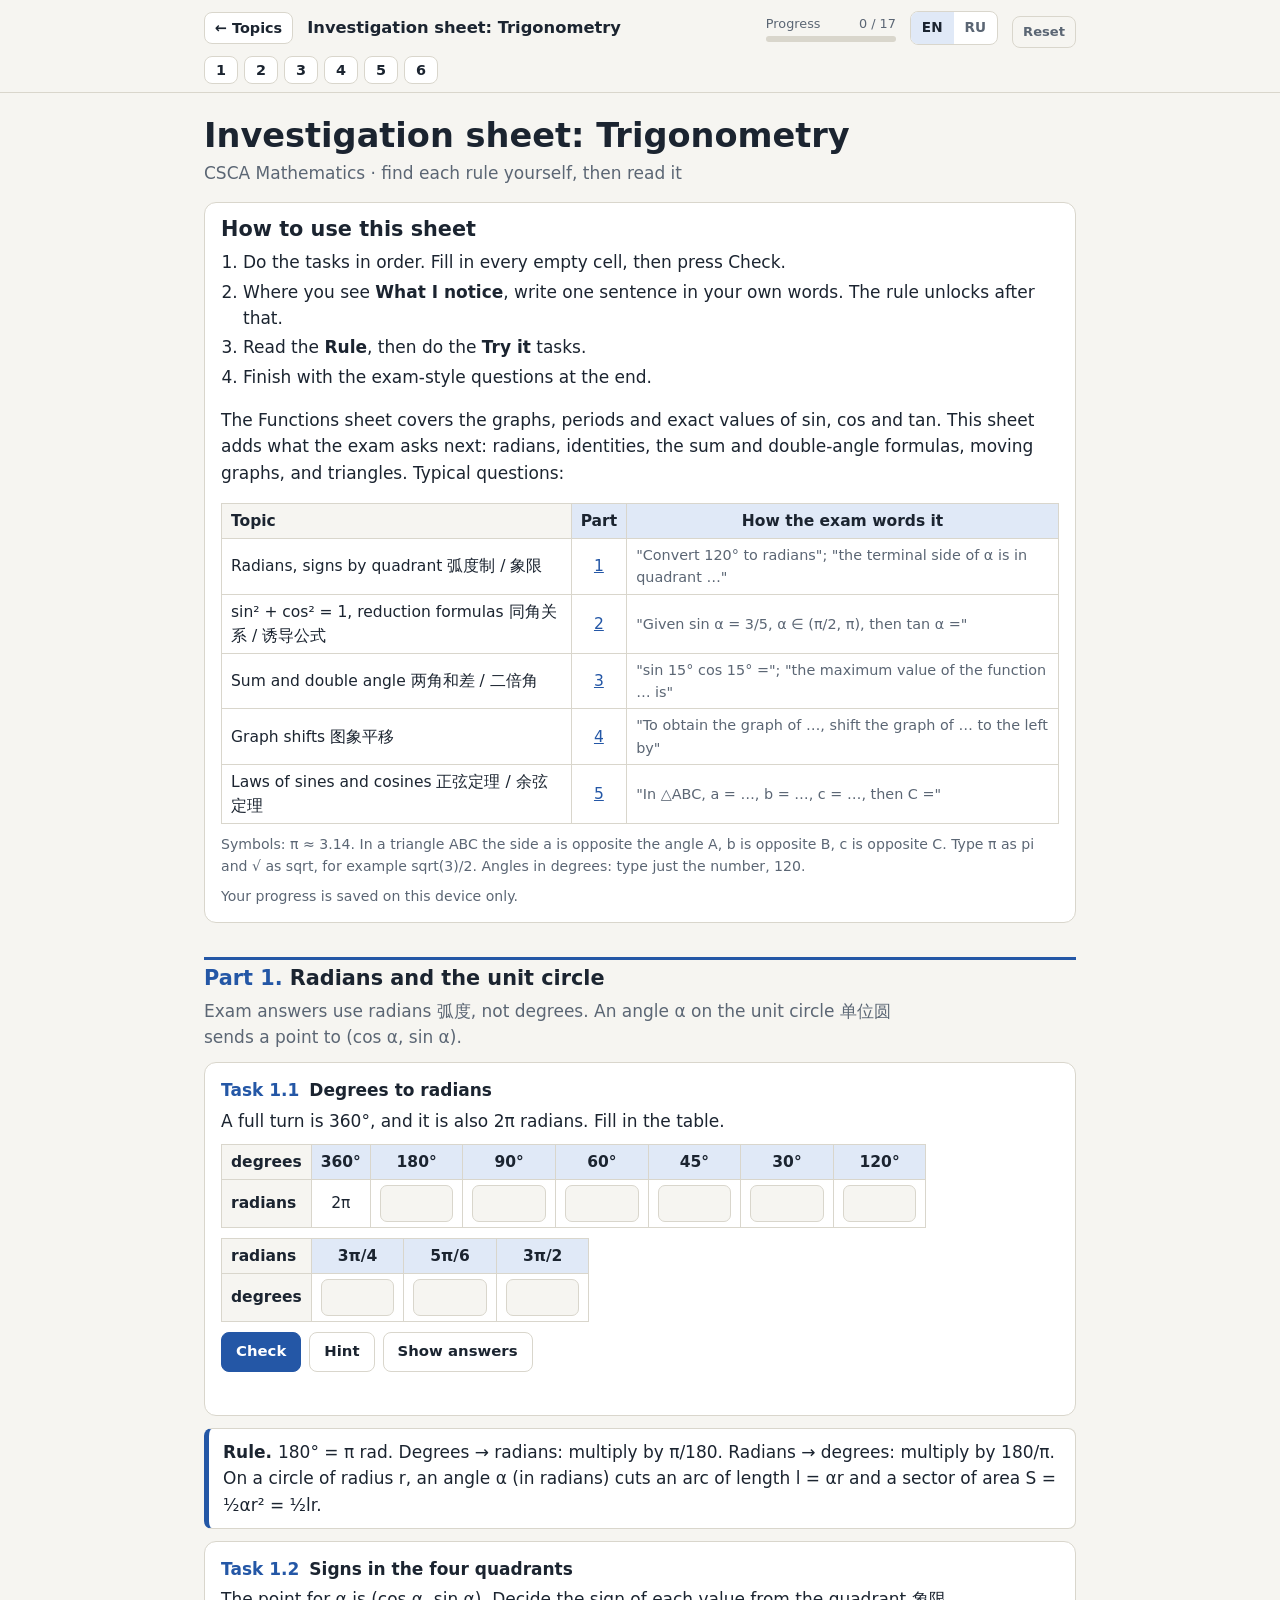
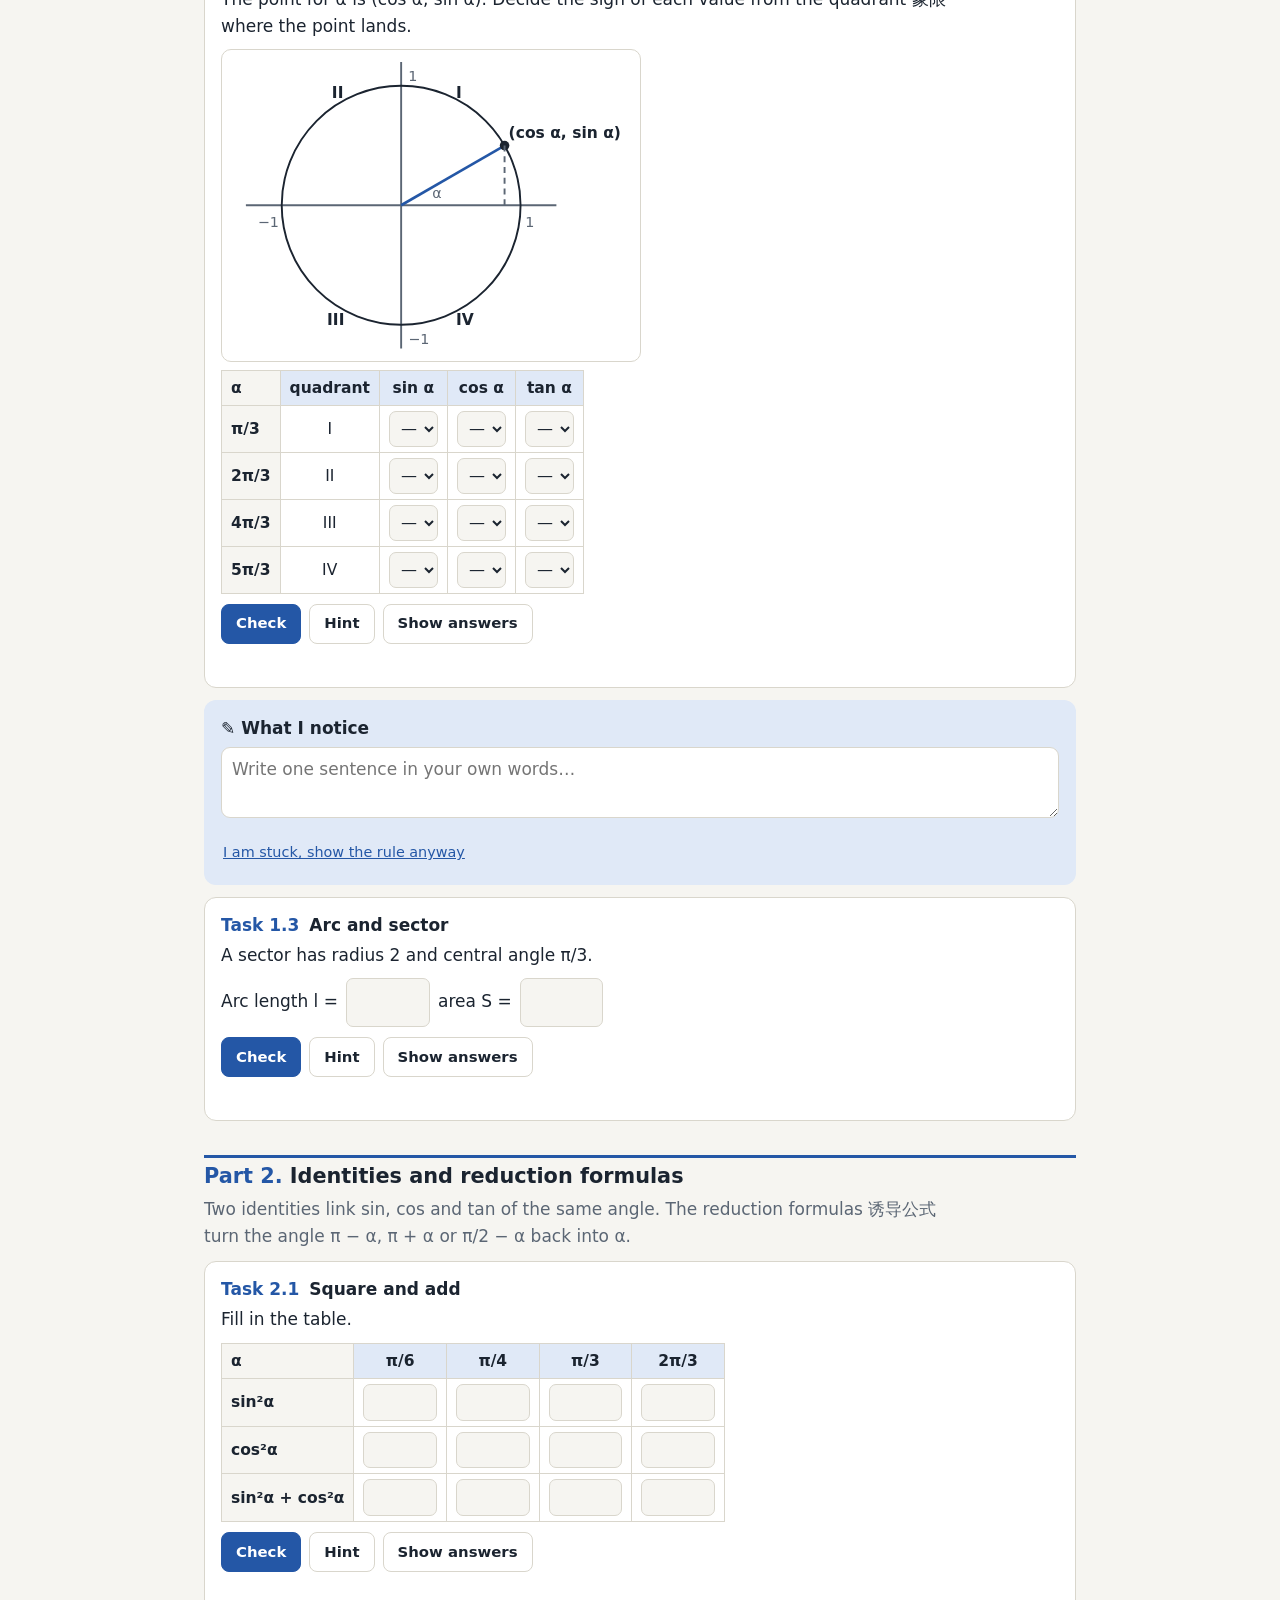
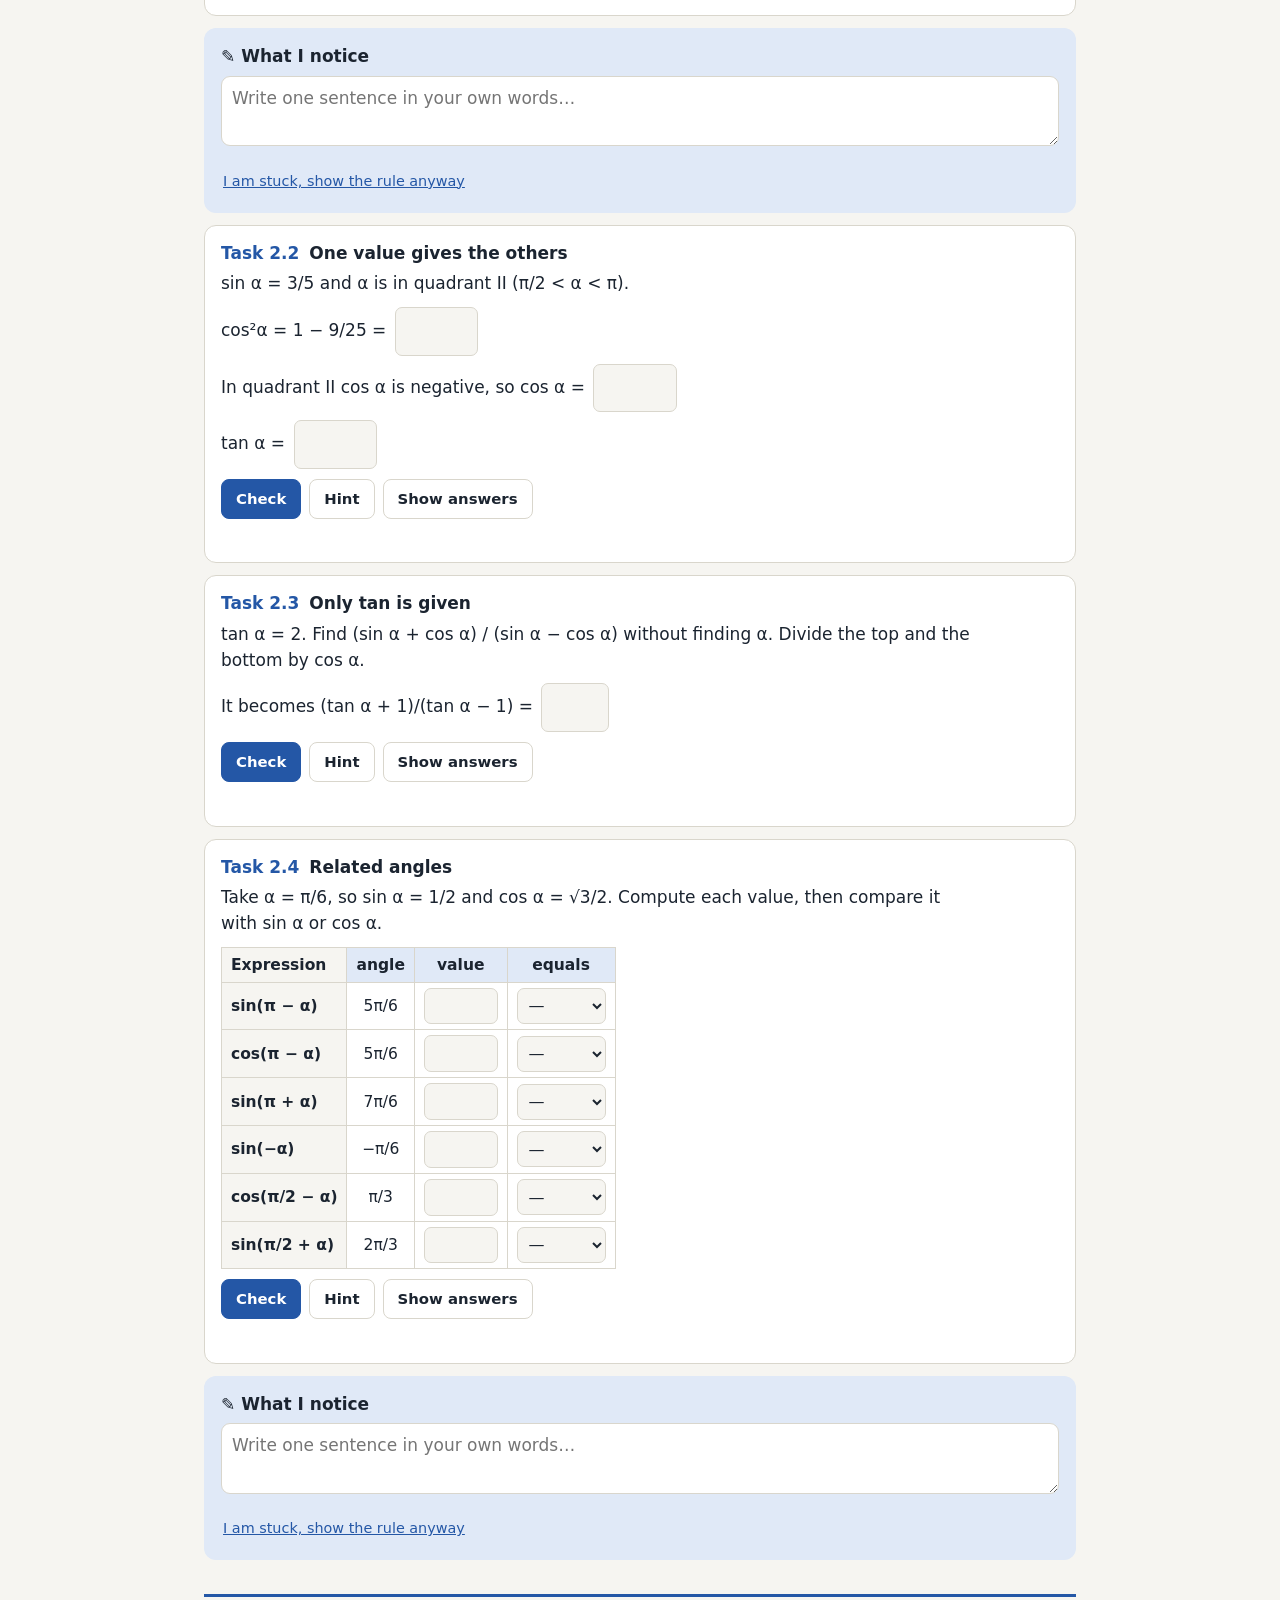
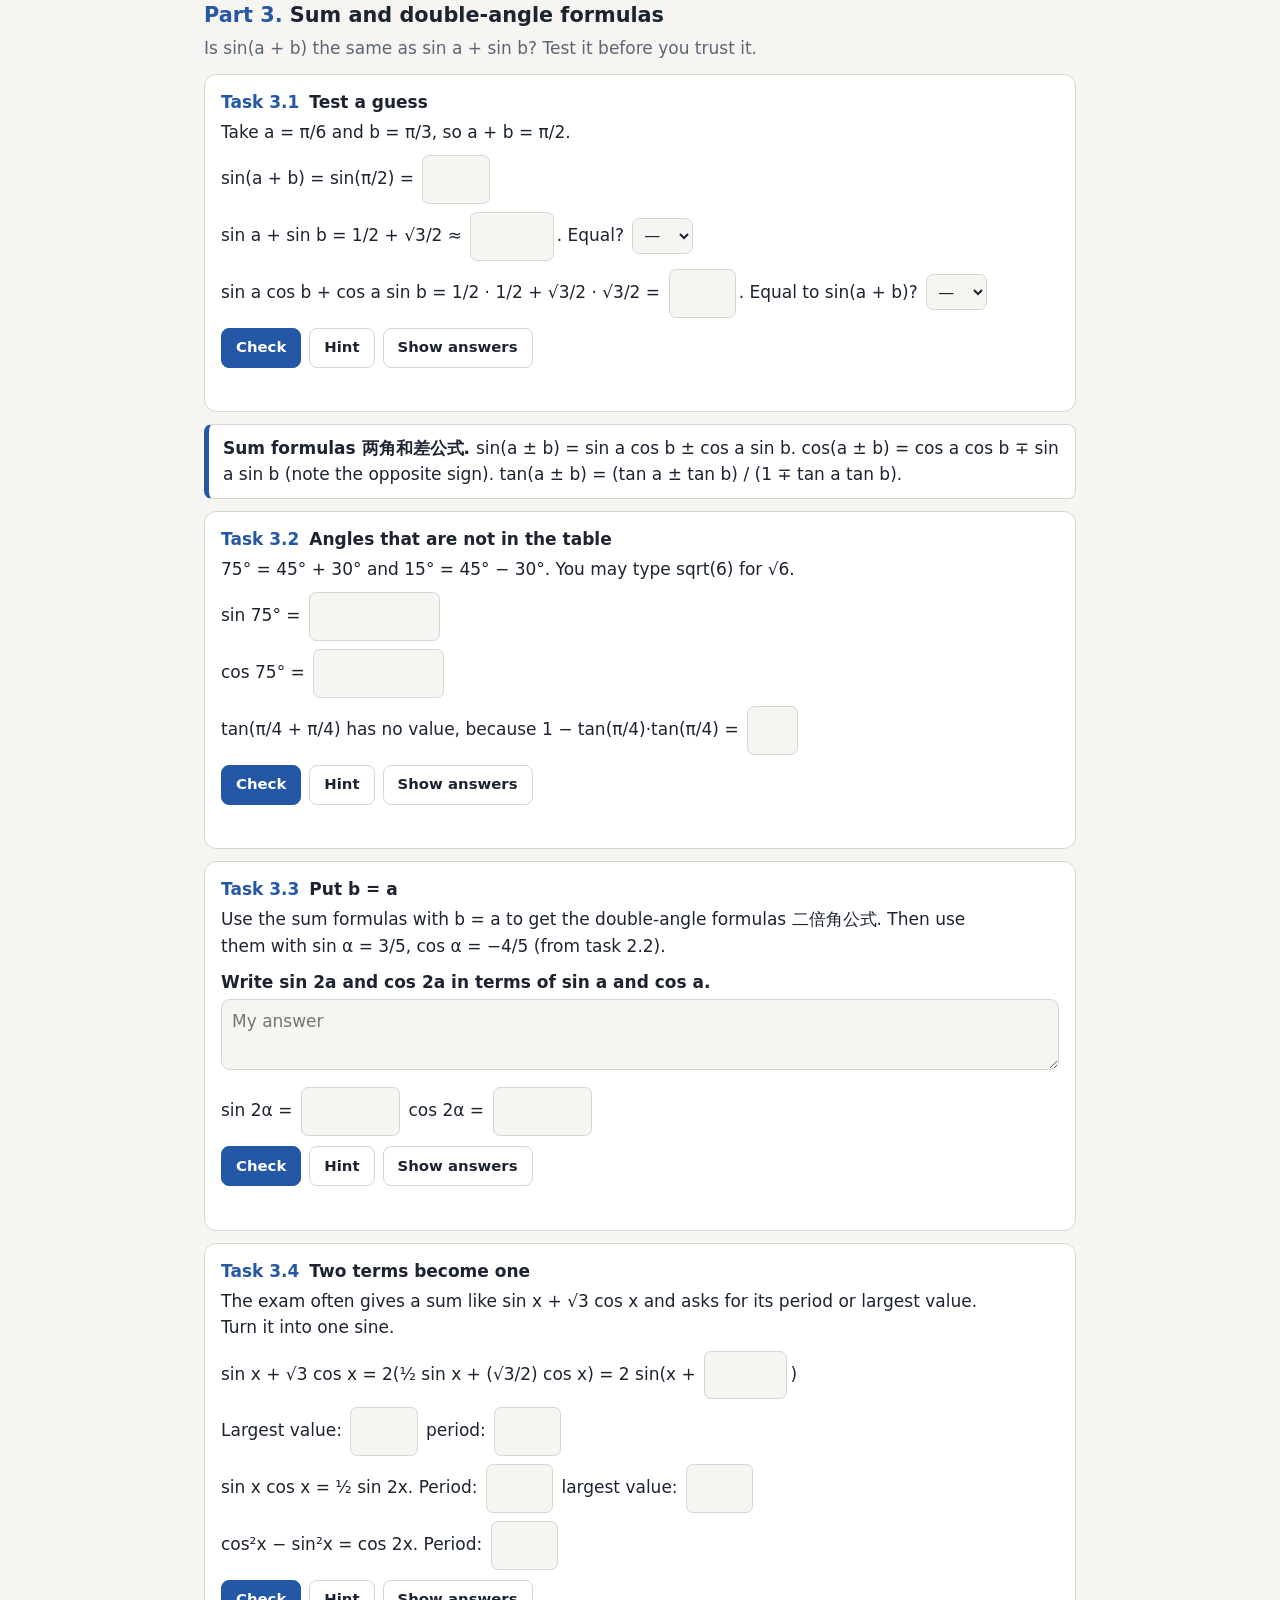
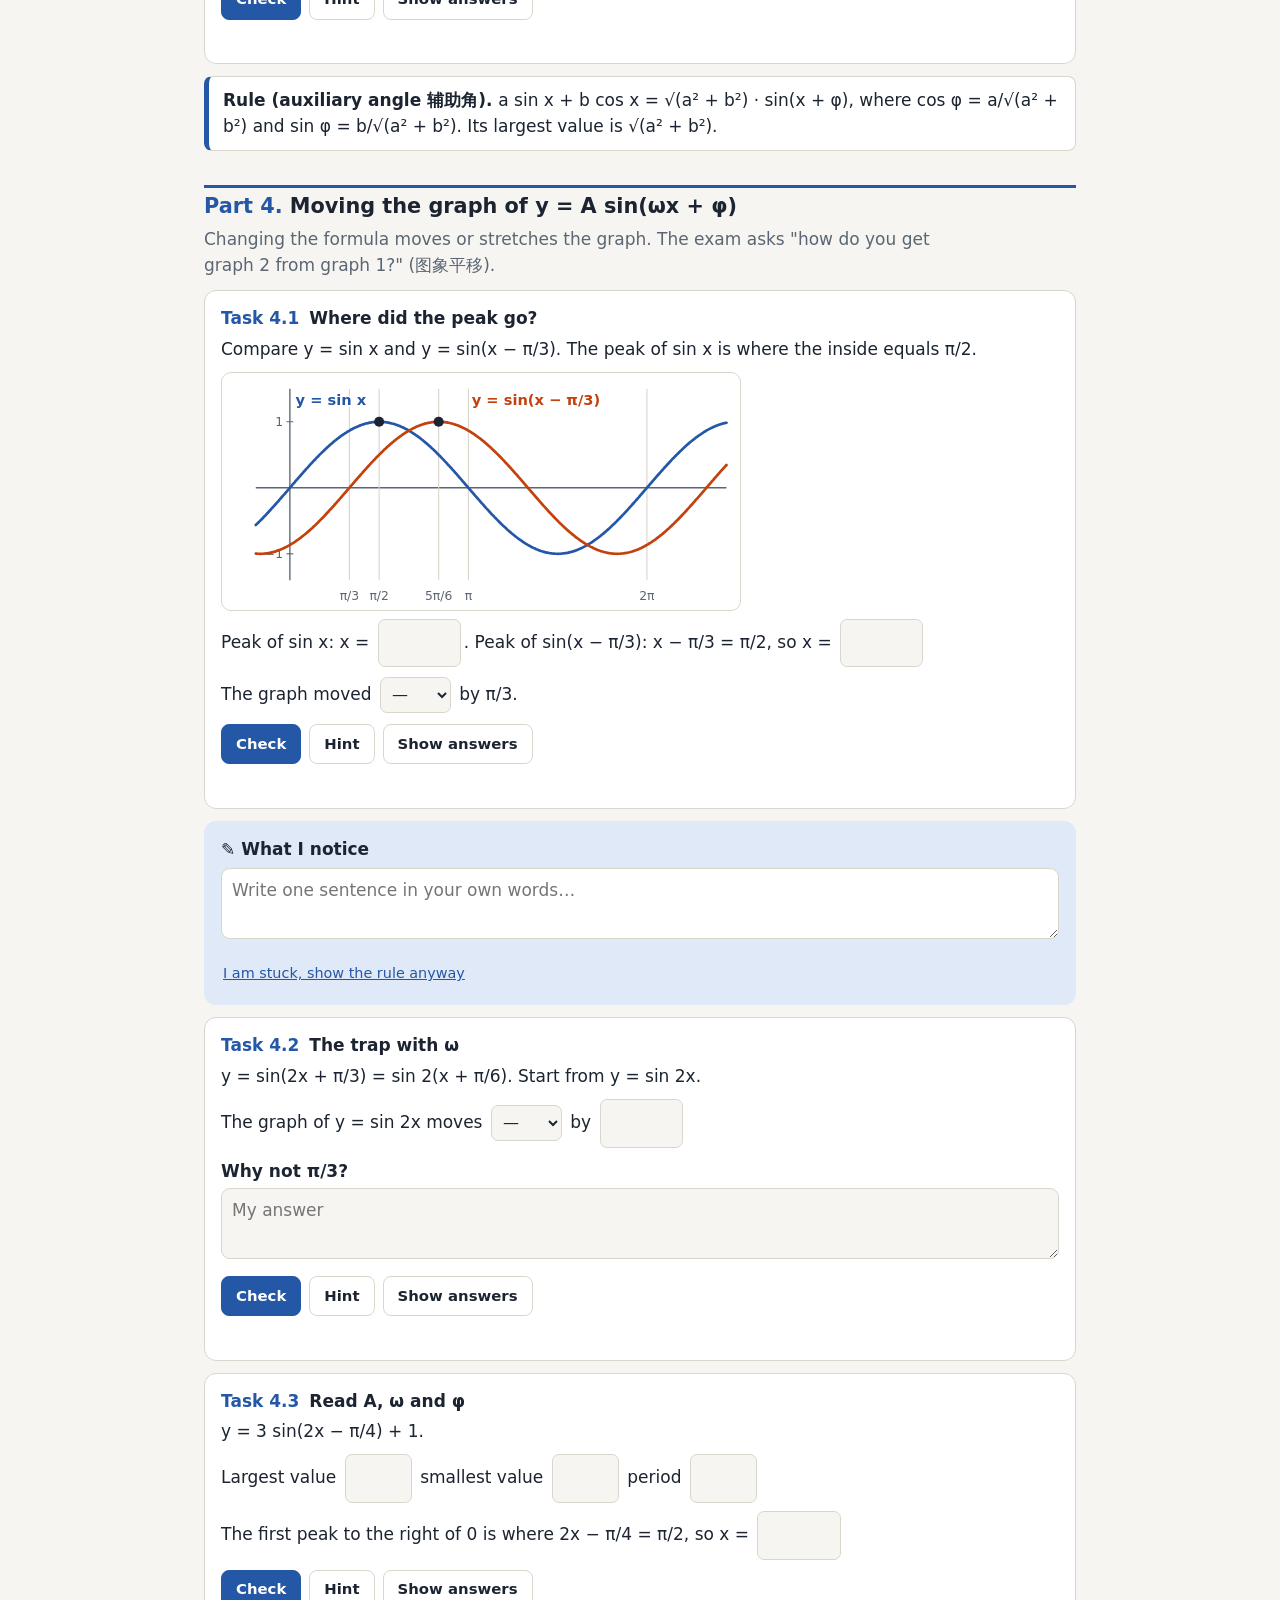
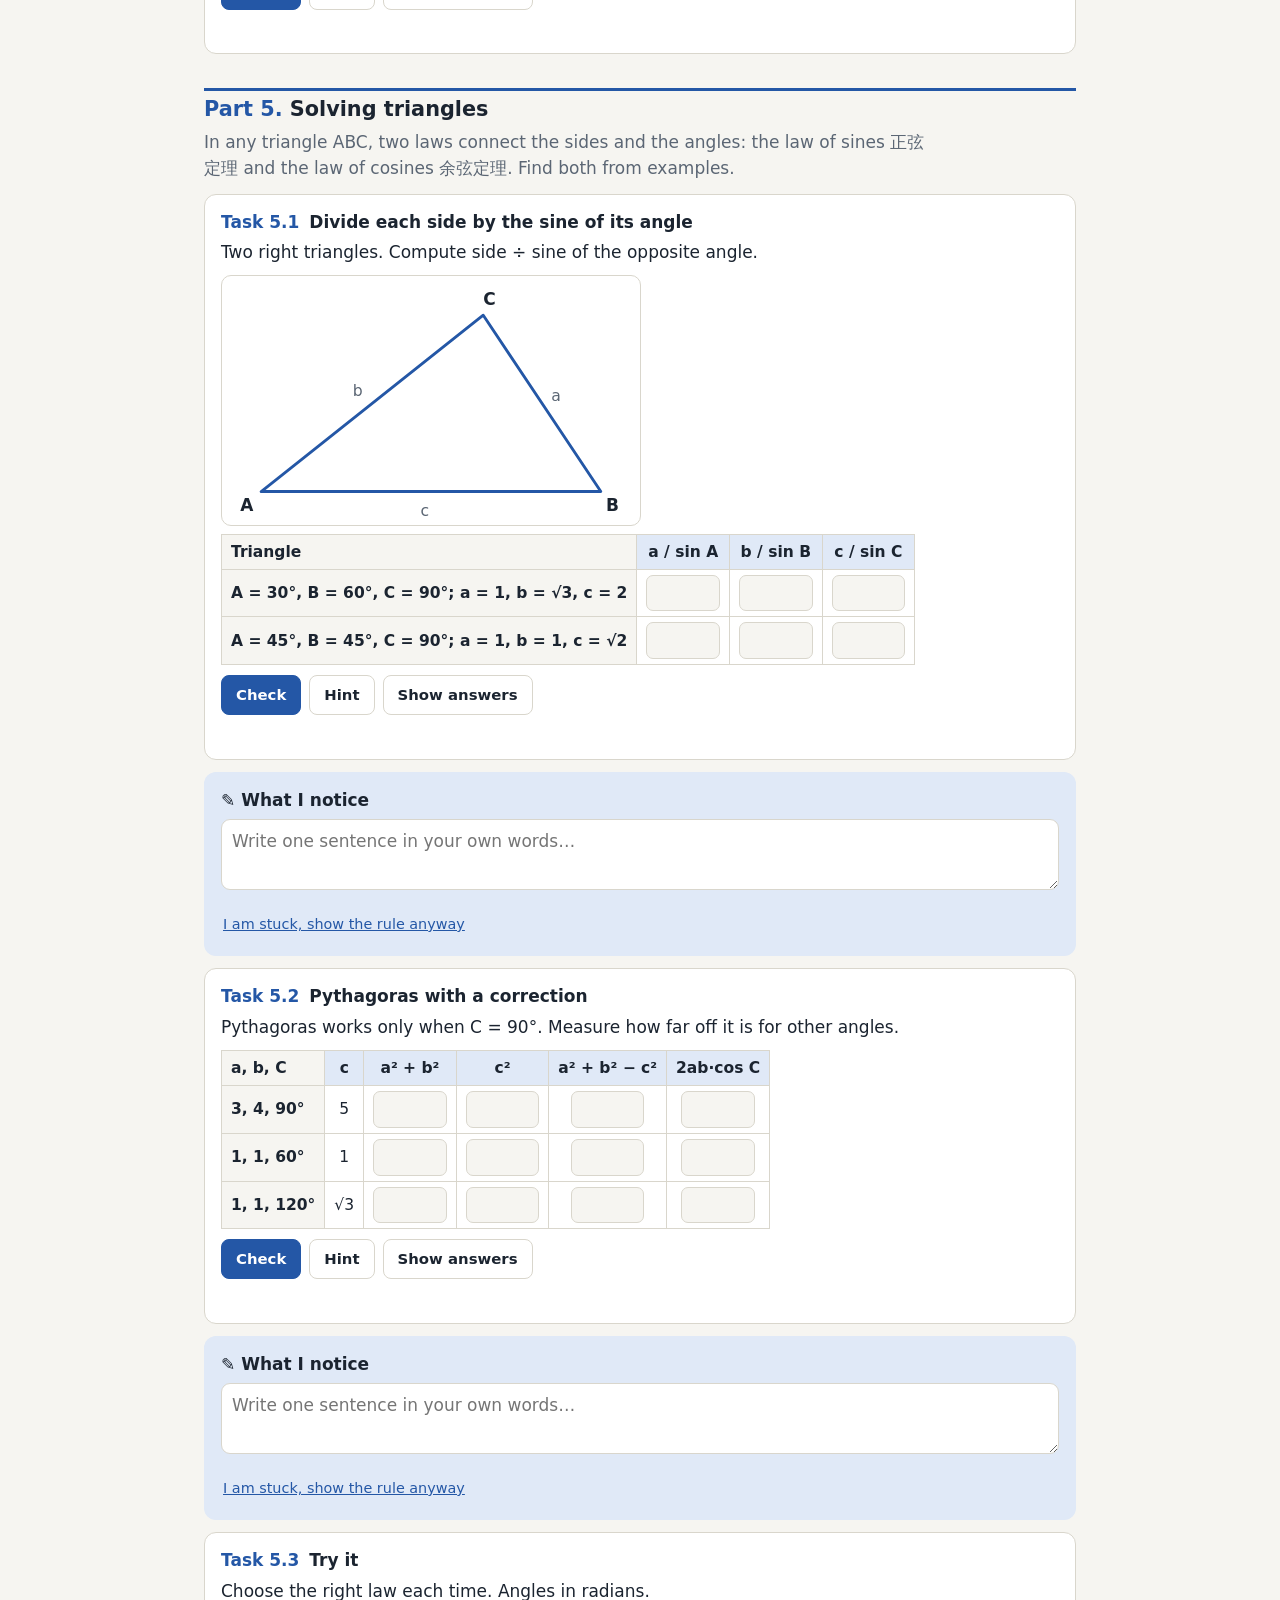
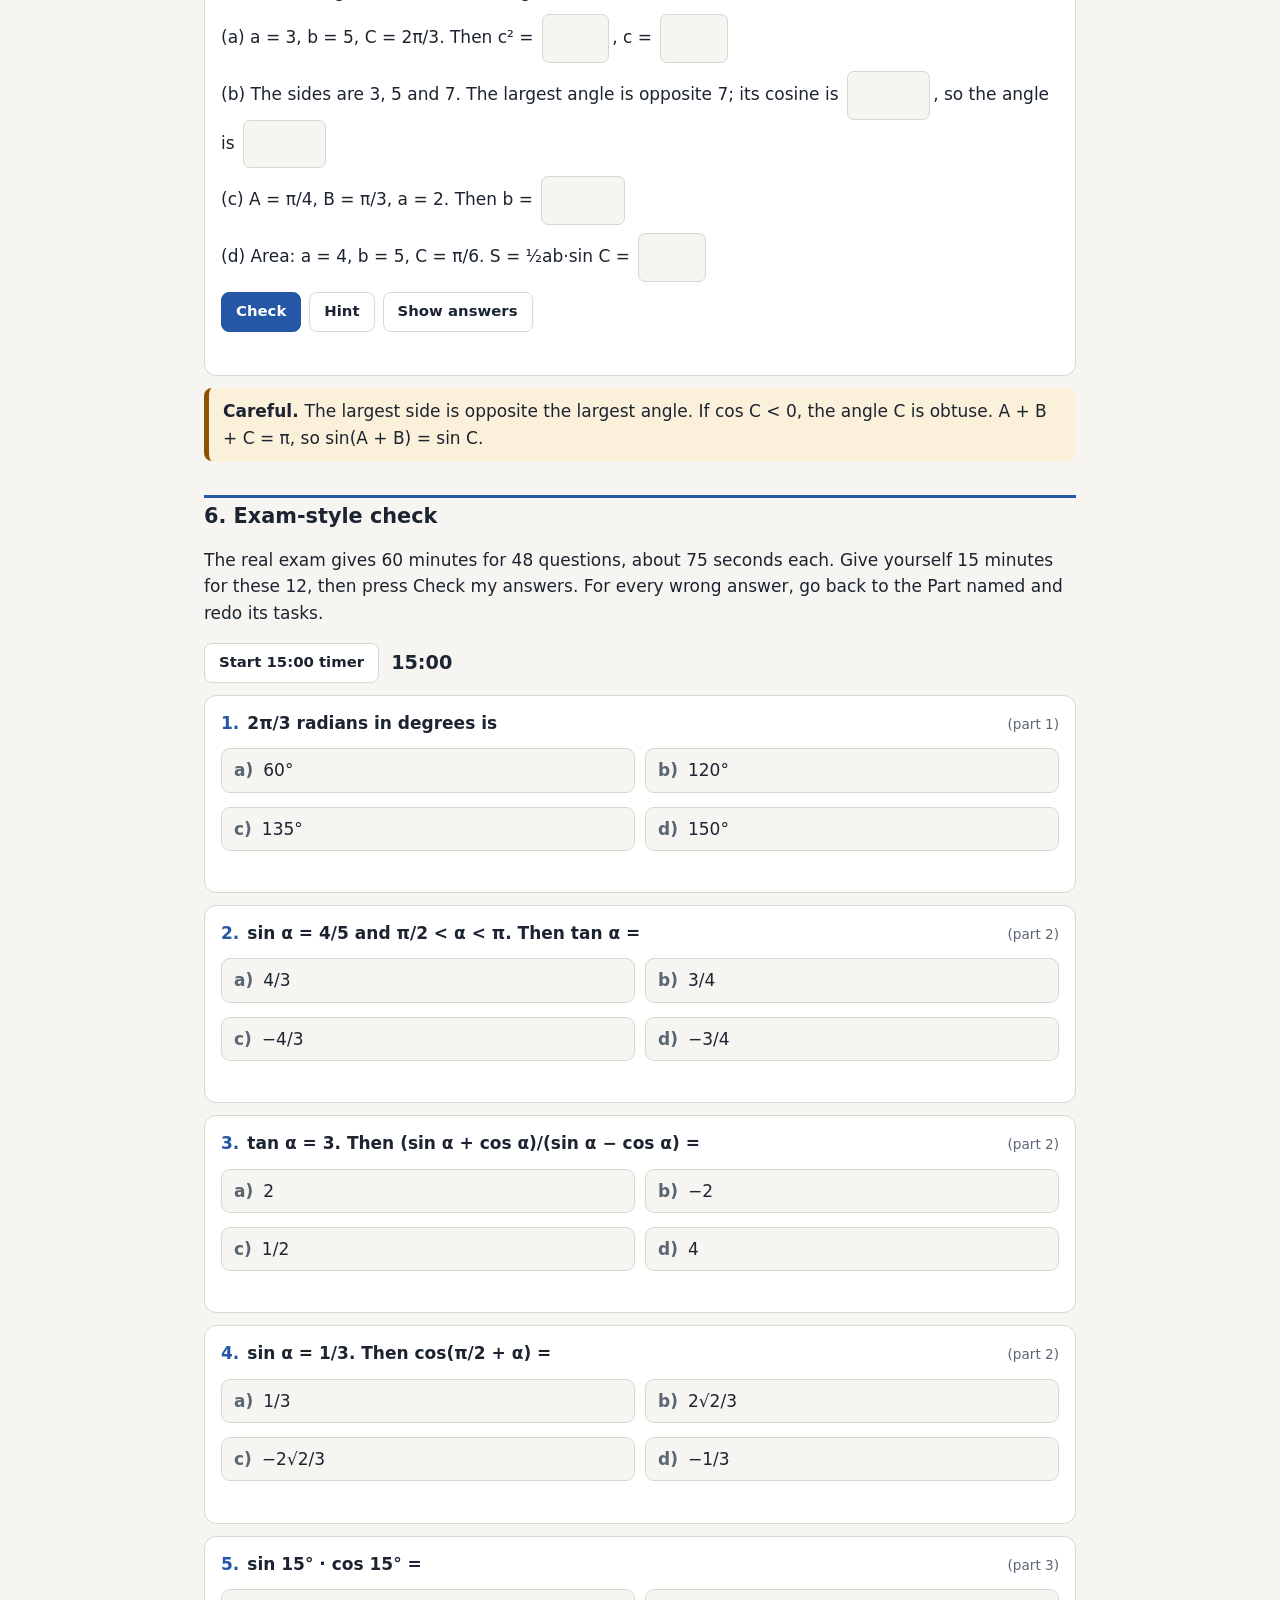
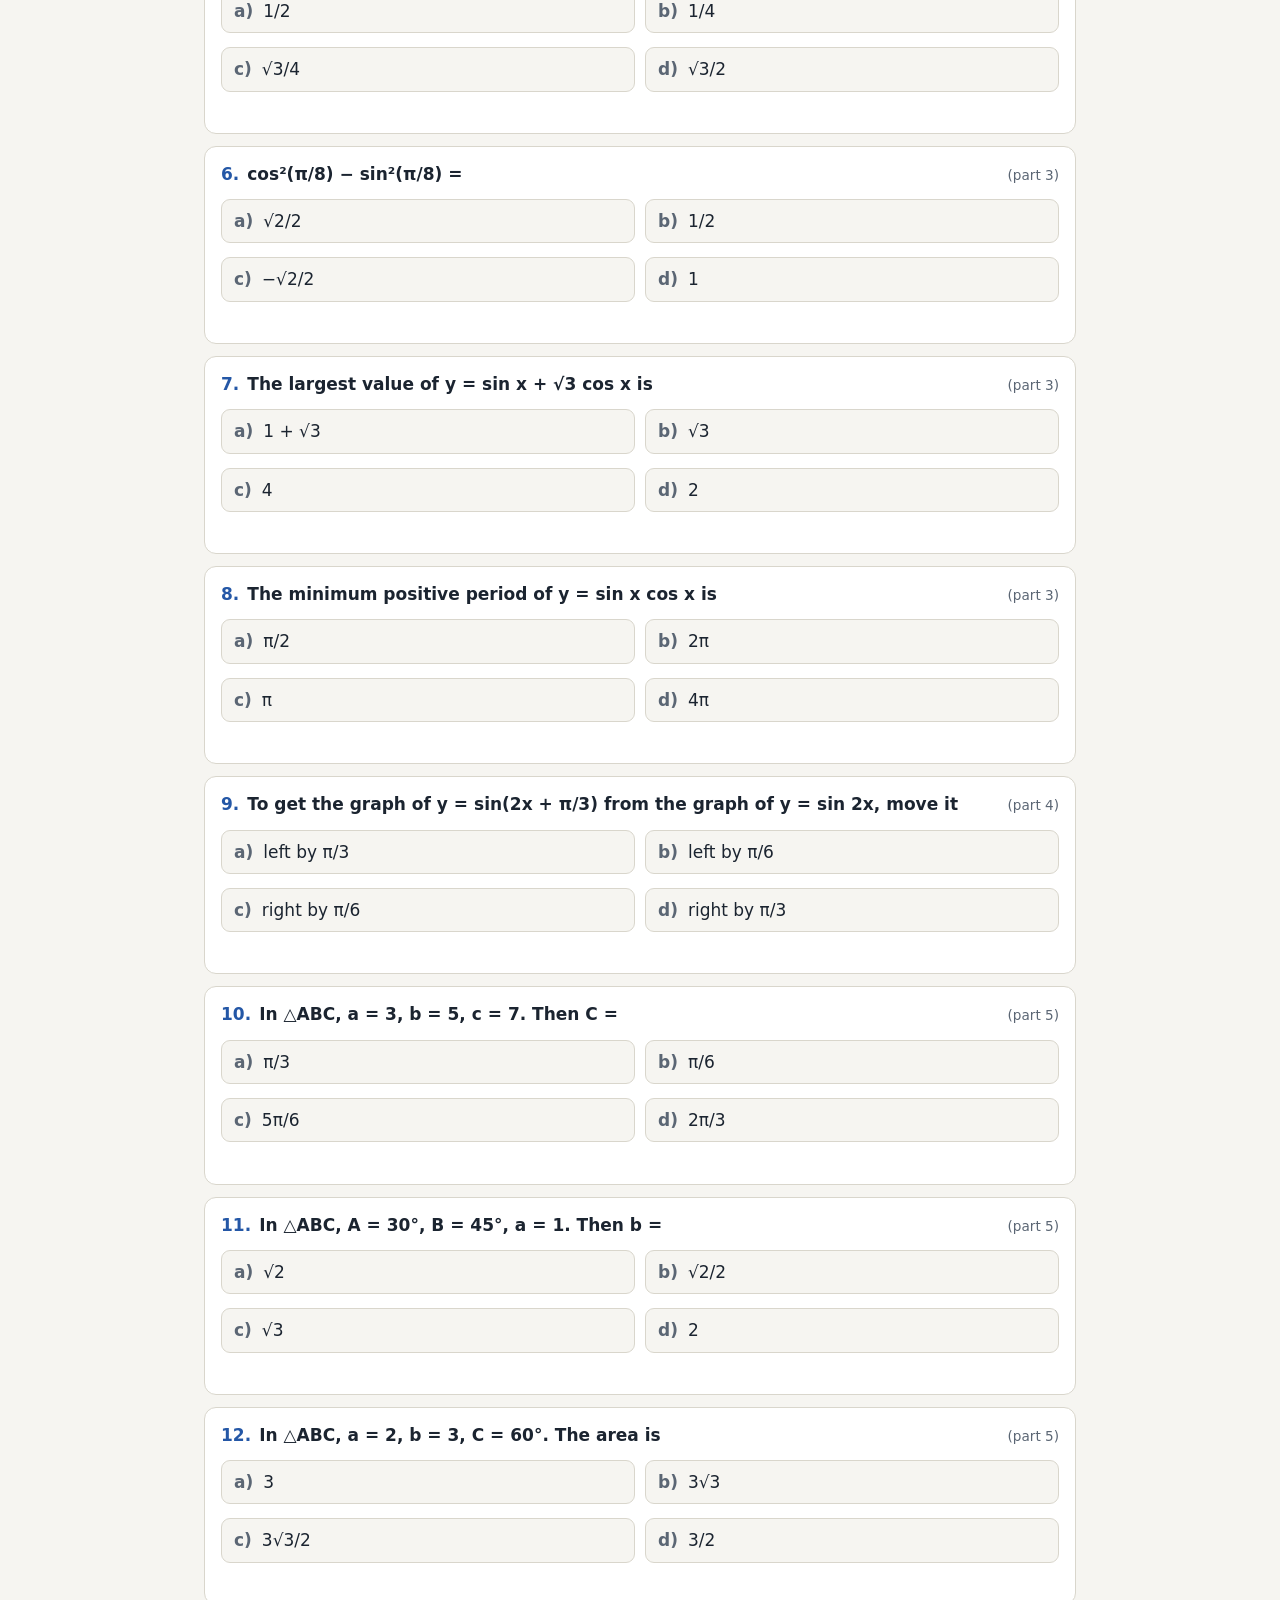
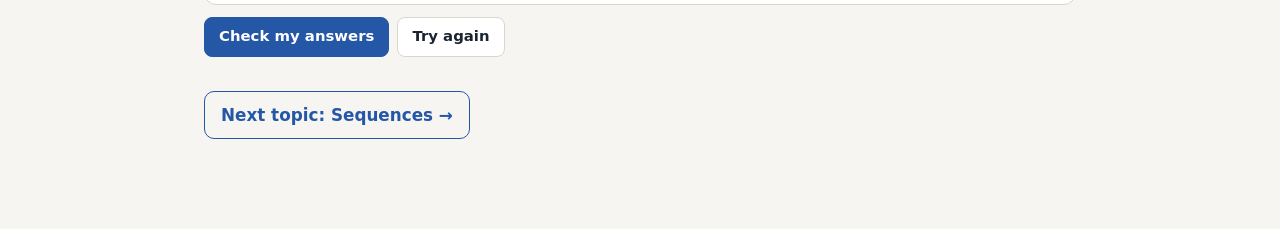
<file: docs/math/trigonometry.html>
<!DOCTYPE html>
<html lang="en">
<head>
<meta charset="utf-8">
<meta name="viewport" content="width=device-width, initial-scale=1">
<title>Trigonometry</title>
<style>
:root{
  --bg:#f6f5f1; --bar:rgba(246,245,241,.94); --surface:#fff; --ink:#1b2430; --muted:#5b6674; --line:#d9d6cc;
  --accent:#2457a6; --accent-ink:#fff; --accent-soft:#e0e9f7;
  --hint:#8a5300; --hint-soft:#fbf0d9;
  --good:#17803d; --good-soft:#dff3e5; --bad:#b3261e; --bad-soft:#fbe4e1;
  --c1:#2457a6; --c2:#c2410c; --c3:#2f7d57;
  --font:system-ui,-apple-system,"Segoe UI",Roboto,"Noto Sans","PingFang SC","Noto Sans SC","Microsoft YaHei",sans-serif;
  --mono:ui-monospace,"SF Mono",Menlo,Consolas,monospace;
  color-scheme:light;
}
@media (prefers-color-scheme:dark){:root:not([data-theme="light"]){
  --bg:#12171e; --bar:rgba(18,23,30,.94); --surface:#1b222c; --ink:#e8edf3; --muted:#9aa7b6; --line:#2e3846;
  --accent:#7fb0ff; --accent-ink:#0c1b33; --accent-soft:#1e2f4d;
  --hint:#f5b84a; --hint-soft:#33280f;
  --good:#5fd38a; --good-soft:#123221; --bad:#ff8a80; --bad-soft:#3d1c19;
  --c1:#7fb0ff; --c2:#ff9a6b; --c3:#6fd9a1; color-scheme:dark;}}
:root[data-theme="dark"]{
  --bg:#12171e; --bar:rgba(18,23,30,.94); --surface:#1b222c; --ink:#e8edf3; --muted:#9aa7b6; --line:#2e3846;
  --accent:#7fb0ff; --accent-ink:#0c1b33; --accent-soft:#1e2f4d;
  --hint:#f5b84a; --hint-soft:#33280f;
  --good:#5fd38a; --good-soft:#123221; --bad:#ff8a80; --bad-soft:#3d1c19;
  --c1:#7fb0ff; --c2:#ff9a6b; --c3:#6fd9a1; color-scheme:dark;}
*{box-sizing:border-box}
html{scroll-behavior:smooth;-webkit-text-size-adjust:100%}
@media (prefers-reduced-motion:reduce){html{scroll-behavior:auto}}
body{margin:0;background:var(--bg);color:var(--ink);font:400 17px/1.55 var(--font)}
button,input,select,textarea{font:inherit;color:inherit}
button{cursor:pointer}
:focus-visible{outline:3px solid var(--accent);outline-offset:2px;border-radius:6px}
a{color:var(--accent)}
.topbar{position:sticky;top:0;z-index:20;background:var(--bar);backdrop-filter:blur(8px);-webkit-backdrop-filter:blur(8px);border-bottom:1px solid var(--line);padding-top:env(safe-area-inset-top)}
.topin{max-width:900px;margin:0 auto;padding:8px 14px;display:flex;flex-wrap:wrap;align-items:center;gap:6px 14px}
.brand{font-weight:700;margin-right:auto;font-size:1.02rem;min-width:0}
.prog{min-width:130px;font-size:.8rem;color:var(--muted);font-variant-numeric:tabular-nums}
.ptxtrow{display:flex;justify-content:space-between;gap:10px}
.bar{height:6px;background:var(--line);border-radius:3px;overflow:hidden;margin-top:2px}
.bar>span{display:block;height:100%;width:0;background:var(--good);transition:width .25s}
.chips{max-width:900px;margin:0 auto;padding:0 14px 8px;display:flex;gap:6px;overflow-x:auto}
.chips a{flex:none;min-width:34px;text-align:center;text-decoration:none;border:1px solid var(--line);background:var(--surface);color:var(--ink);border-radius:8px;padding:2px 10px;font-weight:600;font-size:.9rem}
.chips a:hover{border-color:var(--accent)}
.seg{display:inline-flex;border:1px solid var(--line);border-radius:8px;overflow:hidden;background:var(--surface)}
.seg button{border:0;background:transparent;padding:5px 11px;font-weight:700;font-size:.85rem;color:var(--muted)}
.seg button[aria-pressed=true]{background:var(--accent-soft);color:var(--ink)}
.btn{border:1px solid var(--line);background:var(--surface);border-radius:8px;padding:7px 14px;font-weight:600;font-size:.93rem;min-height:40px}
.btn:hover{border-color:var(--accent)}
.btn.primary{background:var(--accent);border-color:var(--accent);color:var(--accent-ink)}
.btn.ghost{background:transparent}
.btn.small{min-height:32px;padding:3px 10px;font-size:.82rem}
.btn:disabled{opacity:.55;cursor:not-allowed}
.linkbtn{border:0;background:none;color:var(--accent);text-decoration:underline;padding:6px 2px;font-size:.9rem}
.wrap{max-width:900px;margin:0 auto;padding:0 14px 90px}
h1{font-size:clamp(1.55rem,5vw,2.1rem);line-height:1.15;margin:24px 0 4px;text-wrap:balance}
h2{font-size:1.3rem;line-height:1.25;margin:0 0 6px;text-wrap:balance}
.sub{color:var(--muted);margin:0 0 16px}
.small{font-size:.88rem;color:var(--muted);margin:8px 0 0}
.card{background:var(--surface);border:1px solid var(--line);border-radius:12px;padding:14px 16px;margin:12px 0}
.how ol{margin:6px 0 10px;padding-left:22px}
.how li{margin-bottom:3px}
.part{margin-top:34px;scroll-margin-top:96px}
.part>h2{padding-top:6px;border-top:3px solid var(--accent)}
.pn{color:var(--accent)}
.intro{color:var(--muted);max-width:68ch;margin:4px 0 8px}
.task{scroll-margin-top:100px}
.task.done{border-color:var(--good)}
.thead{display:flex;flex-wrap:wrap;gap:4px 10px;align-items:baseline;margin-bottom:4px}
.tnum{font-weight:700;color:var(--accent);font-variant-numeric:tabular-nums}
.ttitle{font-weight:700}
.tdone{margin-left:auto;color:var(--good);font-weight:800;visibility:hidden}
.task.done .tdone{visibility:visible}
.ttext{margin:2px 0 10px;max-width:70ch}
.tw{overflow-x:auto;margin:6px 0 10px;-webkit-overflow-scrolling:touch}
.tbl{border-collapse:collapse;font-size:.97rem;min-width:min(100%,0px)}
.tbl th,.tbl td{border:1px solid var(--line);padding:5px 9px;text-align:center;vertical-align:middle;white-space:nowrap}
.tbl thead th{background:var(--accent-soft)}
.tbl tbody th,.tbl tr>th:first-child{background:var(--bg);text-align:left;font-weight:600}
.tbl td.wd{white-space:normal;text-align:left;font-size:.9rem;color:var(--muted)}
.how .tbl td:first-child{text-align:left;white-space:normal}
.fld{width:4.6em;max-width:100%;padding:5px 7px;border:1.5px solid var(--line);border-radius:7px;background:var(--bg);text-align:center;font-size:1rem;min-height:36px}
.fld.sel{width:auto;max-width:15em;text-align:left;padding-right:4px}
.fld:focus{border-color:var(--accent)}
.fld.ok{border-color:var(--good);background:var(--good-soft)}
.fld.bad{border-color:var(--bad);background:var(--bad-soft)}
.bl{margin:8px 0;line-height:2.3}
.bl .fld{margin:0 3px}
.mc{margin:10px 0}.mcq{margin:0 0 6px;font-weight:600}
.opt{display:flex;gap:10px;align-items:baseline;width:100%;text-align:left;border:1.5px solid var(--line);background:var(--bg);border-radius:9px;padding:8px 12px;margin:6px 0;min-height:44px}
.opt .lab{font-weight:700;color:var(--muted);flex:none}
.opt[aria-pressed=true]{border-color:var(--accent);background:var(--accent-soft)}
.opt.ok{border-color:var(--good);background:var(--good-soft)}
.opt.bad{border-color:var(--bad);background:var(--bad-soft)}
.open{margin:10px 0}
.oq{margin:0 0 4px;font-weight:600}
.ta{width:100%;border:1.5px solid var(--line);border-radius:9px;background:var(--bg);padding:8px 10px;resize:vertical;min-height:48px}
.ta:focus{border-color:var(--accent)}
.ref{margin-top:6px;background:var(--good-soft);border-left:4px solid var(--good);padding:7px 11px;border-radius:6px}
.acts{display:flex;flex-wrap:wrap;gap:8px;align-items:center;margin-top:10px}
.hintbox{margin-top:10px;background:var(--hint-soft);border-left:4px solid var(--hint);padding:8px 12px;border-radius:6px}
.hintbox b{color:var(--hint)}
.msg{min-height:1.4em;margin-top:8px;font-weight:600;font-size:.95rem}
.msg.good{color:var(--good)}.msg.warn{color:var(--bad)}
.tick{margin-top:8px}
.tickbtn[aria-pressed=true]{background:var(--good-soft);border-color:var(--good)}
.notice{background:var(--accent-soft);border-color:transparent}
.nlabel{font-weight:700;margin-bottom:6px}
.notice .ta{background:var(--surface)}
.rulebox{margin-top:10px;background:var(--surface);border-left:5px solid var(--accent);padding:10px 14px;border-radius:8px}
.rulebox.plain{margin:12px 0;border:1px solid var(--line);border-left:5px solid var(--accent)}
.rulebox[hidden]{display:none}
.worked{margin:12px 0;border:1px dashed var(--line);padding:10px 14px;border-radius:8px;background:var(--surface)}
.careful{margin:12px 0;background:var(--hint-soft);border-left:5px solid var(--hint);padding:10px 14px;border-radius:8px}
.figrow{display:flex;flex-wrap:wrap;gap:10px;margin:8px 0}
.figrow>div{flex:1 1 260px;min-width:0}
.figone{max-width:460px;margin:8px 0}.figstack{max-width:520px;margin:8px 0}
.plot{width:100%;height:auto;display:block;background:var(--surface);border:1px solid var(--line);border-radius:10px;margin-bottom:6px}
.plot .ax{stroke:var(--muted);stroke-width:1.2}
.plot .grid{stroke:var(--line);stroke-width:1}
.plot .tk{stroke:var(--muted);stroke-width:1}
.plot text{paint-order:stroke;stroke:var(--surface);stroke-width:3.5px;stroke-linejoin:round}
.plot .tl,.plot .pl{fill:var(--muted);font-size:11px}
.plot .pl{fill:var(--ink);font-weight:600}
.plot .asy{stroke:var(--muted);stroke-width:1;stroke-dasharray:4 4;opacity:.8}
.plot .cv{fill:none;stroke-width:2.4;stroke-linecap:round;stroke-linejoin:round}
.plot .c1{stroke:var(--c1)}.plot .c2{stroke:var(--c2)}.plot .c3{stroke:var(--c3)}
.plot .cl{font-size:13px;font-weight:700}
.plot .c1t{fill:var(--c1)}.plot .c2t{fill:var(--c2)}.plot .c3t{fill:var(--c3)}
.plot .pt{fill:var(--ink)}
.plot .pt.hol{fill:var(--surface);stroke:var(--ink);stroke-width:1.5}
.timerrow{display:flex;gap:12px;align-items:center;margin:8px 0}
.timer{font-variant-numeric:tabular-nums;font-weight:700;font-size:1.2rem}
.timer.low{color:var(--bad)}
.q .qq{display:flex;flex-wrap:wrap;gap:6px 8px;align-items:baseline;font-weight:600}
.qn{color:var(--accent)}
.qpart{margin-left:auto;font-weight:400;color:var(--muted);font-size:.85rem}
.qopts{display:grid;grid-template-columns:repeat(2,minmax(0,1fr));gap:2px 10px;margin-top:6px}
@media (max-width:560px){.qopts{grid-template-columns:1fr}.topin{gap:4px 10px}.brand{flex:1 1 100%}.prog{flex:1}}
.qfb{min-height:1.3em;font-weight:600;font-size:.92rem;margin-top:2px}
.qfb.good{color:var(--good)}.qfb.bad{color:var(--bad)}
.result{margin-top:10px;font-weight:700;font-size:1.15rem}

.back{flex:none;text-decoration:none;font-weight:600;font-size:.9rem;border:1px solid var(--line);background:var(--surface);border-radius:8px;padding:4px 10px;color:var(--ink)}
.back:hover{border-color:var(--accent)}
.nextlink{margin:34px 0 0;font-weight:700;font-size:1.05rem}
.nextlink a{display:inline-block;text-decoration:none;border:1.5px solid var(--accent);border-radius:10px;padding:10px 16px}
.geo{width:100%;max-width:420px;height:auto;display:block;background:var(--surface);border:1px solid var(--line);border-radius:10px;margin:8px 0}
.geo line,.geo path,.geo polygon,.geo circle,.geo ellipse,.geo polyline{fill:none;stroke:var(--ink);stroke-width:1.6;stroke-linejoin:round}
.geo .hid{stroke-dasharray:5 4;stroke:var(--muted)}
.geo .acc{stroke:var(--c1);stroke-width:2.2}.geo .acc2{stroke:var(--c2);stroke-width:2.2}.geo .acc3{stroke:var(--c3);stroke-width:2.2}
.geo .dot{fill:var(--ink);stroke:none}
.geo text{fill:var(--ink);font-size:13px;font-weight:600;stroke:none;paint-order:stroke}
.geo .mt{fill:var(--muted);font-weight:400;font-size:12px}
.geo .fillsoft{fill:var(--accent-soft);stroke:var(--c1)}

</style>
</head>
<body>
<div id="app"></div>
<noscript>This page needs JavaScript. / Для этой страницы нужен JavaScript.</noscript>
<script>
const SUBJECT = {"id": "math", "title_en": "Mathematics", "title_ru": "Математика", "exam": {"questions": 48, "minutes": 60}};
const NAV = {"home": "../index.html", "subject": "index.html", "next": {"href": "sequences.html", "title": {"en": "Sequences", "ru": "Последовательности"}}};
/* Shared UI text and helpers for every sheet. English + Russian.
   T(en, ru) makes a bilingual string. Math and Chinese terms are shared. */
const T = (en, ru) => ({ en, ru });

const UI = {
  en: {
    progress: 'Progress',
    reset: 'Reset', resetSure: 'Click again to erase',
    check: 'Check', hint: 'Hint', showAns: 'Show answers',
    allGood: 'All correct. Well done.',
    some: (a, b) => `${a} of ${b} correct. Red cells are wrong, try again.`,
    fill: 'Fill in every answer first.',
    mine: 'My answer', ref: 'Answer', gotIt: 'I got it', notYet: 'Not yet', gotItOn: 'Marked as understood',
    notice: 'What I notice', noticePh: 'Write one sentence in your own words…',
    showRule: 'Show the rule', stuck: 'I am stuck, show the rule anyway',
    rule: 'Rule', careful: 'Careful', worked: 'Worked example',
    exam: 'Exam-style check', start: (m) => `Start ${m} timer`,
    examIntro: (min, q, per, mins, n) => `The real exam gives ${min} minutes for ${q} questions, about ${per} seconds each. Give yourself ${mins} minutes for these ${n}, then press Check my answers. For every wrong answer, go back to the Part named and redo its tasks.`,
    back: 'Back to the list of topics', topics: 'Topics', next: 'Next topic', stop: 'Stop timer', timeUp: 'Time is up',
    checkAll: 'Check my answers', score: (a, b) => `Score: ${a} / ${b}`,
    review: 'Review', again: 'Try again',
    howTitle: 'How to use this sheet',
    steps: [
      'Do the tasks in order. Fill in every empty cell, then press Check.',
      'Where you see **What I notice**, write one sentence in your own words. The rule unlocks after that.',
      'Read the **Rule**, then do the **Try it** tasks.',
      'Finish with the exam-style questions at the end.'
    ],
    topic: 'Topic', partCol: 'Part', wording: 'How the exam words it',
    photoNote: 'Your progress is saved on this device only.',
    parts: 'Parts', none: 'none', task: 'Task', part: 'Part',
    opt: { yes: 'yes', no: 'no', same: 'same', opposite: 'opposite', neither: 'neither', up: 'always goes up', down: 'always goes down', change: 'changes direction', yaxis: 'the y-axis', origin: 'the origin', xaxis: 'the x-axis' }
  },
  ru: {
    progress: 'Прогресс',
    reset: 'Сбросить', resetSure: 'Нажмите ещё раз, чтобы стереть',
    check: 'Проверить', hint: 'Подсказка', showAns: 'Показать ответы',
    allGood: 'Всё верно. Отлично.',
    some: (a, b) => `Верно ${a} из ${b}. Красные ячейки неверны, попробуйте ещё раз.`,
    fill: 'Сначала заполните все ответы.',
    mine: 'Мой ответ', ref: 'Ответ', gotIt: 'Я понял(а)', notYet: 'Пока нет', gotItOn: 'Отмечено: понял(а)',
    notice: 'Что я заметил(а)', noticePh: 'Напишите одно предложение своими словами…',
    showRule: 'Показать правило', stuck: 'Не получается, показать правило',
    rule: 'Правило', careful: 'Осторожно', worked: 'Разобранный пример',
    exam: 'Проверка в формате экзамена', start: (m) => `Запустить таймер ${m}`,
    examIntro: (min, q, per, mins, n) => `На настоящем экзамене даётся ${min} минут на ${q} вопросов, то есть около ${per} секунд на вопрос. Дайте себе ${mins} мин. на эти ${n}. Затем нажмите «Проверить ответы». За каждый неверный ответ вернитесь к названной части и повторите её задания.`,
    back: 'Назад к списку тем', topics: 'Темы', next: 'Следующая тема', stop: 'Остановить таймер', timeUp: 'Время вышло',
    checkAll: 'Проверить ответы', score: (a, b) => `Результат: ${a} / ${b}`,
    review: 'Повторить', again: 'Ещё раз',
    howTitle: 'Как пользоваться листом',
    steps: [
      'Выполняйте задания по порядку. Заполните все пустые ячейки и нажмите «Проверить».',
      'Там, где написано **Что я заметил(а)**, напишите одно предложение своими словами. После этого откроется правило.',
      'Прочитайте **Правило**, затем выполните задания **Попробуйте сами**.',
      'В конце решите вопросы в формате экзамена.'
    ],
    topic: 'Тема', partCol: 'Часть', wording: 'Как это формулируют на экзамене',
    photoNote: 'Ваш прогресс сохраняется только на этом устройстве.',
    parts: 'Части', none: 'нет', task: 'Задание', part: 'Часть',
    opt: { yes: 'да', no: 'нет', same: 'одинаковые', opposite: 'противоположные', neither: 'ни то, ни другое', up: 'всегда растёт', down: 'всегда убывает', change: 'меняет направление', yaxis: 'оси y', origin: 'начала координат', xaxis: 'оси x' }
  }
};

/* option helpers */
const O = (k) => ({ k });                      // key into UI.opt
const YN = [O('yes'), O('no')];
const SON = [O('same'), O('opposite'), O('neither')];
const MON = [O('up'), O('down'), O('change')];
const LR = [{ k: 'left', en: 'left', ru: 'влево' }, { k: 'right', en: 'right', ru: 'вправо' }];
const COND = [{ k: 'suf', en: 'sufficient, not necessary', ru: 'достаточное, не необходимое' }, { k: 'nec', en: 'necessary, not sufficient', ru: 'необходимое, не достаточное' },
  { k: 'both', en: 'necessary and sufficient', ru: 'необходимое и достаточное' }, { k: 'neither', en: 'neither', ru: 'ни то, ни другое' }];

/* small static table */
const mini = (rows) => ({ k: 'html', html: '<div class="tw"><table class="tbl">' + rows.map((r, i) => '<tr>' + r.map(c => i === 0 || c === r[0] ? `<th>${c}</th>` : `<td>${c}</td>`).join('') + '</tr>').join('') + '</table></div>' });

/* Sheet: Trigonometry (CSCA Mathematics): radians, identities, sum and double-angle formulas, graph shifts, solving triangles. */
const SHEET = {
  key: 'csca-math-trigonometry-v1',
  title: T('Investigation sheet: Trigonometry', 'Исследовательский лист: тригонометрия'),
  sub: T('CSCA Mathematics · find each rule yourself, then read it', 'CSCA, математика · найдите каждое правило сами, потом прочитайте его'),
  stats: T('The Functions sheet covers the graphs, periods and exact values of sin, cos and tan. This sheet adds what the exam asks next: radians, identities, the sum and double-angle formulas, moving graphs, and triangles. Typical questions:',
           'Лист «Функции» охватывает графики, периоды и точные значения sin, cos и tan. Этот лист добавляет то, что экзамен спрашивает дальше: радианы, тождества, формулы суммы и двойного угла, сдвиги графиков и треугольники. Типичные вопросы:'),
  symbols: T('Symbols: π ≈ 3.14. In a triangle ABC the side a is opposite the angle A, b is opposite B, c is opposite C. Type π as pi and √ as sqrt, for example sqrt(3)/2. Angles in degrees: type just the number, 120.',
             'Обозначения: π ≈ 3,14. В треугольнике ABC сторона a лежит напротив угла A, b — напротив B, c — напротив C. π вводите как pi, √ как sqrt, например sqrt(3)/2. Углы в градусах — только число: 120.')
};

SHEET.figs = ({ h, plot }) => ({
  circle() {
    return h('div', { html: `<svg class="geo" viewBox="0 0 350 260" role="img" aria-label="Unit circle with the four quadrants and the signs of sin and cos">
      <line x1="20" y1="130" x2="280" y2="130" style="stroke:var(--muted)"/><line x1="150" y1="10" x2="150" y2="250" style="stroke:var(--muted)"/>
      <circle cx="150" cy="130" r="100"/>
      <line x1="150" y1="130" x2="236.6" y2="80" class="acc"/><circle cx="236.6" cy="80" r="4" class="dot"/>
      <line x1="236.6" y1="80" x2="236.6" y2="130" class="hid"/>
      <text x="240" y="74">(cos α, sin α)</text><text x="176" y="124" class="mt">α</text>
      <text x="196" y="40">I</text><text x="92" y="40">II</text><text x="88" y="230">III</text><text x="196" y="230">IV</text>
      <text x="254" y="148" class="mt">1</text><text x="30" y="148" class="mt">−1</text><text x="156" y="26" class="mt">1</text><text x="156" y="246" class="mt">−1</text>
    </svg>` });
  },
  shift() {
    const s = plot({ label: 'sin x and sin(x − π/3)', xlow: true, w: 460, h: 210, x0: -0.6, x1: 2 * Math.PI + 1.4, y0: -1.4, y1: 1.5,
      xt: [{ v: Math.PI / 3, l: 'π/3' }, { v: Math.PI / 2, l: 'π/2' }, { v: 5 * Math.PI / 6, l: '5π/6' }, { v: Math.PI, l: 'π' }, { v: 2 * Math.PI, l: '2π' }], yt: [{ v: 1, l: '1' }, { v: -1, l: '−1' }],
      curves: [{ f: Math.sin, cls: 'c1' }, { f: x => Math.sin(x - Math.PI / 3), cls: 'c2' }],
      pts: [{ x: Math.PI / 2, y: 1 }, { x: 5 * Math.PI / 6, y: 1 }],
      tx: [{ x: 0.1, y: 1.25, t: 'y = sin x', cls: 'c1t' }, { x: 3.2, y: 1.25, t: 'y = sin(x − π/3)', cls: 'c2t' }] });
    return h('div', { class: 'figstack', html: s });
  },
  tri() {
    return h('div', { html: `<svg class="geo" viewBox="0 0 320 190" role="img" aria-label="Triangle ABC with side a opposite A, b opposite B, c opposite C">
      <polygon points="30,165 290,165 200,30" class="acc"/>
      <text x="14" y="180">A</text><text x="294" y="180">B</text><text x="200" y="22">C</text>
      <text x="152" y="184" class="mt">c</text><text x="252" y="96" class="mt">a</text><text x="100" y="92" class="mt">b</text>
    </svg>` });
  }
});

const R = (k, en, ru) => ({ k, en, ru });
const PM = [R('p', '+', '+'), R('m', '−', '−')];
const RED = [R('s', 'sin α', 'sin α'), R('-s', '−sin α', '−sin α'), R('c', 'cos α', 'cos α'), R('-c', '−cos α', '−cos α')];

const PARTS = [
/* ================= PART 1 ================= */
{ id: 1, title: T('Radians and the unit circle', 'Радианы и единичная окружность'),
  intro: T('Exam answers use radians 弧度, not degrees. An angle α on the unit circle 单位圆 sends a point to (cos α, sin α).',
           'В ответах экзамена используются радианы 弧度, а не градусы. Угол α на единичной окружности 单位圆 переводит точку в (cos α, sin α).'),
  items: [
  { t: 'task', id: '1.1', title: T('Degrees to radians', 'Градусы в радианы'),
    text: T('A full turn is 360°, and it is also 2π radians. Fill in the table.', 'Полный оборот — это 360°, и это же 2π радиан. Заполните таблицу.'),
    parts: [
      { k: 'table', head: [T('degrees', 'градусы'), '360°', '180°', '90°', '60°', '45°', '30°', '120°'], rows: [[T('radians', 'радианы'), '2π', { a: 'π' }, { a: 'π/2' }, { a: 'π/3' }, { a: 'π/4' }, { a: 'π/6' }, { a: '2π/3' }]] },
      { k: 'table', head: [T('radians', 'радианы'), '3π/4', '5π/6', '3π/2'], rows: [[T('degrees', 'градусы'), { a: '135' }, { a: '150' }, { a: '270' }]] }],
    hint: T('Half a turn: 180° = π. So 60° is one third of π.', 'Пол-оборота: 180° = π. Значит, 60° — это треть π.') },
  { t: 'rule', label: T('Rule', 'Правило'), text: T('180° = π rad. Degrees → radians: multiply by π/180. Radians → degrees: multiply by 180/π. On a circle of radius r, an angle α (in radians) cuts an arc of length l = αr and a sector of area S = ½αr² = ½lr.', '180° = π рад. Градусы → радианы: умножьте на π/180. Радианы → градусы: умножьте на 180/π. На окружности радиуса r угол α (в радианах) отсекает дугу длины l = αr и сектор площади S = ½αr² = ½lr.') },
  { t: 'task', id: '1.2', title: T('Signs in the four quadrants', 'Знаки в четырёх четвертях'),
    text: T('The point for α is (cos α, sin α). Decide the sign of each value from the quadrant 象限 where the point lands.', 'Точка для α — это (cos α, sin α). Определите знак каждого значения по четверти 象限, в которую попадает точка.'),
    parts: [{ k: 'fig', id: 'circle' },
      { k: 'table', head: ['α', T('quadrant', 'четверть'), 'sin α', 'cos α', 'tan α'], rows: [
        ['π/3', 'I', { a: 'p', sel: PM }, { a: 'p', sel: PM }, { a: 'p', sel: PM }],
        ['2π/3', 'II', { a: 'p', sel: PM }, { a: 'm', sel: PM }, { a: 'm', sel: PM }],
        ['4π/3', 'III', { a: 'm', sel: PM }, { a: 'm', sel: PM }, { a: 'p', sel: PM }],
        ['5π/3', 'IV', { a: 'm', sel: PM }, { a: 'p', sel: PM }, { a: 'm', sel: PM }]] }],
    hint: T('sin is the height (y), cos is the left-right position (x), and tan = sin / cos.', 'sin — это высота (y), cos — положение влево-вправо (x), а tan = sin / cos.') },
  { t: 'notice', id: 'n1', rule: T('Quadrant I: all positive. II: only sin positive. III: only tan positive. IV: only cos positive. (Chinese memory line: 一全正，二正弦，三正切，四余弦.)', 'I четверть: все положительны. II: положителен только sin. III: только tan. IV: только cos. (Китайская запоминалка: 一全正，二正弦，三正切，四余弦.)') },
  { t: 'task', id: '1.3', title: T('Arc and sector', 'Дуга и сектор'),
    text: T('A sector has radius 2 and central angle π/3.', 'У сектора радиус 2 и центральный угол π/3.'),
    parts: [{ k: 'blanks', lines: [[T('Arc length l = ', 'Длина дуги l = '), { a: '2π/3', w: 4 }, T('   area S = ', '   площадь S = '), { a: '2π/3', w: 4 }]] }],
    hint: T('l = αr, S = ½lr.', 'l = αr, S = ½lr.') }
  ]},

/* ================= PART 2 ================= */
{ id: 2, title: T('Identities and reduction formulas', 'Тождества и формулы приведения'),
  intro: T('Two identities link sin, cos and tan of the same angle. The reduction formulas 诱导公式 turn the angle π − α, π + α or π/2 − α back into α.',
           'Два тождества связывают sin, cos и tan одного угла. Формулы приведения 诱导公式 сводят углы π − α, π + α и π/2 − α к углу α.'),
  items: [
  { t: 'task', id: '2.1', title: T('Square and add', 'Возведите в квадрат и сложите'),
    text: T('Fill in the table.', 'Заполните таблицу.'),
    parts: [{ k: 'table', head: ['α', 'π/6', 'π/4', 'π/3', '2π/3'], rows: [
      ['sin²α', { a: '1/4' }, { a: '1/2' }, { a: '3/4' }, { a: '3/4' }],
      ['cos²α', { a: '3/4' }, { a: '1/2' }, { a: '1/4' }, { a: '1/4' }],
      ['sin²α + cos²α', { a: '1' }, { a: '1' }, { a: '1' }, { a: '1' }]] }],
    hint: T('sin π/6 = 1/2, so sin²(π/6) = 1/4. cos(2π/3) = −1/2, and its square is positive.', 'sin π/6 = 1/2, поэтому sin²(π/6) = 1/4. cos(2π/3) = −1/2, а его квадрат положителен.') },
  { t: 'notice', id: 'n2', rule: T('sin²α + cos²α = 1 and tan α = sin α / cos α. (The point (cos α, sin α) lies on a circle of radius 1.)', 'sin²α + cos²α = 1 и tan α = sin α / cos α. (Точка (cos α, sin α) лежит на окружности радиуса 1.)') },
  { t: 'task', id: '2.2', title: T('One value gives the others', 'Одно значение даёт остальные'),
    text: T('sin α = 3/5 and α is in quadrant II (π/2 < α < π).', 'sin α = 3/5, и α лежит во II четверти (π/2 < α < π).'),
    parts: [{ k: 'blanks', lines: [
      ['cos²α = 1 − 9/25 = ', { a: '16/25', w: 4 }],
      [T('In quadrant II cos α is negative, so cos α = ', 'Во II четверти cos α отрицателен, поэтому cos α = '), { a: '-4/5', w: 4 }],
      ['tan α = ', { a: '-3/4', w: 4 }]] }],
    hint: T('Take the square root of 16/25, then choose the sign from the quadrant.', 'Извлеките корень из 16/25, затем выберите знак по четверти.') },
  { t: 'task', id: '2.3', title: T('Only tan is given', 'Дан только tan'),
    text: T('tan α = 2. Find (sin α + cos α) / (sin α − cos α) without finding α. Divide the top and the bottom by cos α.', 'tan α = 2. Найдите (sin α + cos α) / (sin α − cos α), не находя α. Разделите числитель и знаменатель на cos α.'),
    parts: [{ k: 'blanks', lines: [[T('It becomes (tan α + 1)/(tan α − 1) = ', 'Получается (tan α + 1)/(tan α − 1) = '), { a: '3', w: 3 }]] }],
    hint: T('sin α / cos α = tan α and cos α / cos α = 1.', 'sin α / cos α = tan α, а cos α / cos α = 1.') },
  { t: 'task', id: '2.4', title: T('Related angles', 'Связанные углы'),
    text: T('Take α = π/6, so sin α = 1/2 and cos α = √3/2. Compute each value, then compare it with sin α or cos α.', 'Возьмите α = π/6: sin α = 1/2, cos α = √3/2. Вычислите каждое значение и сравните его с sin α или cos α.'),
    parts: [{ k: 'table', head: [T('Expression', 'Выражение'), T('angle', 'угол'), T('value', 'значение'), T('equals', 'равно')], rows: [
      ['sin(π − α)', '5π/6', { a: '1/2' }, { a: 's', sel: RED }],
      ['cos(π − α)', '5π/6', { a: '-√3/2' }, { a: '-c', sel: RED }],
      ['sin(π + α)', '7π/6', { a: '-1/2' }, { a: '-s', sel: RED }],
      ['sin(−α)', '−π/6', { a: '-1/2' }, { a: '-s', sel: RED }],
      ['cos(π/2 − α)', 'π/3', { a: '1/2' }, { a: 's', sel: RED }],
      ['sin(π/2 + α)', '2π/3', { a: '√3/2' }, { a: 'c', sel: RED }]] }],
    hint: T('Use the unit circle: 5π/6 is in quadrant II, 7π/6 in quadrant III.', 'Используйте единичную окружность: 5π/6 лежит во II четверти, 7π/6 — в III.') },
  { t: 'notice', id: 'n2b', rule: T('With π ± α or −α the function keeps its name (sin stays sin). With π/2 ± α the name swaps (sin ↔ cos). The sign is the sign of the original function in the quadrant where the new angle lies, taking α as a small angle. (奇变偶不变，符号看象限.)', 'При π ± α и −α функция сохраняет название (sin остаётся sin). При π/2 ± α название меняется (sin ↔ cos). Знак — это знак исходной функции в той четверти, где лежит новый угол, если считать α маленьким углом. (奇变偶不变，符号看象限.)') }
  ]},

/* ================= PART 3 ================= */
{ id: 3, title: T('Sum and double-angle formulas', 'Формулы суммы и двойного угла'),
  intro: T('Is sin(a + b) the same as sin a + sin b? Test it before you trust it.', 'Равно ли sin(a + b) сумме sin a + sin b? Проверьте, прежде чем верить.'),
  items: [
  { t: 'task', id: '3.1', title: T('Test a guess', 'Проверьте догадку'),
    text: T('Take a = π/6 and b = π/3, so a + b = π/2.', 'Возьмите a = π/6 и b = π/3, тогда a + b = π/2.'),
    parts: [{ k: 'blanks', lines: [
      ['sin(a + b) = sin(π/2) = ', { a: '1', w: 3 }],
      ['sin a + sin b = 1/2 + √3/2 ≈ ', { a: '1.37', w: 4 }, T('. Equal? ', '. Равно? '), { a: 'no', sel: YN }],
      ['sin a cos b + cos a sin b = 1/2 · 1/2 + √3/2 · √3/2 = ', { a: '1', w: 3 }, T('. Equal to sin(a + b)? ', '. Равно sin(a + b)? '), { a: 'yes', sel: YN }]] }],
    hint: T('√3/2 ≈ 0.87. 1/4 + 3/4 = 1.', '√3/2 ≈ 0,87. 1/4 + 3/4 = 1.') },
  { t: 'rule', label: T('Sum formulas 两角和差公式', 'Формулы суммы 两角和差公式'), text: T('sin(a ± b) = sin a cos b ± cos a sin b.  cos(a ± b) = cos a cos b ∓ sin a sin b (note the opposite sign).  tan(a ± b) = (tan a ± tan b) / (1 ∓ tan a tan b).', 'sin(a ± b) = sin a cos b ± cos a sin b.  cos(a ± b) = cos a cos b ∓ sin a sin b (обратите внимание на противоположный знак).  tan(a ± b) = (tan a ± tan b) / (1 ∓ tan a tan b).') },
  { t: 'task', id: '3.2', title: T('Angles that are not in the table', 'Углы, которых нет в таблице'),
    text: T('75° = 45° + 30° and 15° = 45° − 30°. You may type sqrt(6) for √6.', '75° = 45° + 30° и 15° = 45° − 30°. √6 можно вводить как sqrt(6).'),
    parts: [{ k: 'blanks', lines: [
      ['sin 75° = ', { a: '(√6+√2)/4', w: 7 }],
      ['cos 75° = ', { a: '(√6−√2)/4', w: 7 }],
      ['tan(π/4 + π/4) ', T('has no value, because 1 − tan(π/4)·tan(π/4) = ', 'не существует, потому что 1 − tan(π/4)·tan(π/4) = '), { a: '0', w: 2 }]] }],
    hint: T('sin 45° = cos 45° = √2/2, sin 30° = 1/2, cos 30° = √3/2. √2 · √3 = √6.', 'sin 45° = cos 45° = √2/2, sin 30° = 1/2, cos 30° = √3/2. √2 · √3 = √6.') },
  { t: 'task', id: '3.3', title: T('Put b = a', 'Положите b = a'),
    text: T('Use the sum formulas with b = a to get the double-angle formulas 二倍角公式. Then use them with sin α = 3/5, cos α = −4/5 (from task 2.2).', 'Подставьте b = a в формулы суммы и получите формулы двойного угла 二倍角公式. Затем примените их при sin α = 3/5, cos α = −4/5 (из задания 2.2).'),
    parts: [
      { k: 'open', lines: [{ q: T('Write sin 2a and cos 2a in terms of sin a and cos a.', 'Запишите sin 2a и cos 2a через sin a и cos a.'), a: T('sin 2a = 2 sin a cos a.  cos 2a = cos²a − sin²a = 2cos²a − 1 = 1 − 2sin²a.', 'sin 2a = 2 sin a cos a.  cos 2a = cos²a − sin²a = 2cos²a − 1 = 1 − 2sin²a.') }] },
      { k: 'blanks', lines: [['sin 2α = ', { a: '-24/25', w: 5 }, '   cos 2α = ', { a: '7/25', w: 5 }]] }],
    hint: T('sin 2α = 2 · (3/5) · (−4/5). cos 2α = 1 − 2 · (3/5)².', 'sin 2α = 2 · (3/5) · (−4/5). cos 2α = 1 − 2 · (3/5)².') },
  { t: 'task', id: '3.4', title: T('Two terms become one', 'Два слагаемых становятся одним'),
    text: T('The exam often gives a sum like sin x + √3 cos x and asks for its period or largest value. Turn it into one sine.', 'Экзамен часто даёт сумму вида sin x + √3 cos x и спрашивает её период или наибольшее значение. Превратите её в один синус.'),
    parts: [{ k: 'blanks', lines: [
      ['sin x + √3 cos x = 2(½ sin x + (√3/2) cos x) = 2 sin(x + ', { a: 'π/3', w: 4 }, ')'],
      [T('Largest value: ', 'Наибольшее значение: '), { a: '2', w: 3 }, T('   period: ', '   период: '), { a: '2π', w: 3 }],
      ['sin x cos x = ½ sin 2x. ', T('Period: ', 'Период: '), { a: 'π', w: 3 }, T('   largest value: ', '   наибольшее значение: '), { a: '1/2', w: 3 }],
      ['cos²x − sin²x = cos 2x. ', T('Period: ', 'Период: '), { a: 'π', w: 3 }]] }],
    hint: T('½ = cos(π/3) and √3/2 = sin(π/3), so the bracket is sin x cos(π/3) + cos x sin(π/3).', '½ = cos(π/3) и √3/2 = sin(π/3), поэтому скобка равна sin x cos(π/3) + cos x sin(π/3).') },
  { t: 'rule', label: T('Rule (auxiliary angle 辅助角)', 'Правило (вспомогательный угол 辅助角)'), text: T('a sin x + b cos x = √(a² + b²) · sin(x + φ), where cos φ = a/√(a² + b²) and sin φ = b/√(a² + b²). Its largest value is √(a² + b²).', 'a sin x + b cos x = √(a² + b²) · sin(x + φ), где cos φ = a/√(a² + b²) и sin φ = b/√(a² + b²). Его наибольшее значение равно √(a² + b²).') }
  ]},

/* ================= PART 4 ================= */
{ id: 4, title: T('Moving the graph of y = A sin(ωx + φ)', 'Сдвиги графика y = A sin(ωx + φ)'),
  intro: T('Changing the formula moves or stretches the graph. The exam asks "how do you get graph 2 from graph 1?" (图象平移).', 'Изменение формулы сдвигает или растягивает график. Экзамен спрашивает: «как получить график 2 из графика 1?» (图象平移).'),
  items: [
  { t: 'task', id: '4.1', title: T('Where did the peak go?', 'Куда ушла вершина?'),
    text: T('Compare y = sin x and y = sin(x − π/3). The peak of sin x is where the inside equals π/2.', 'Сравните y = sin x и y = sin(x − π/3). Вершина синуса там, где выражение внутри равно π/2.'),
    parts: [{ k: 'fig', id: 'shift' },
      { k: 'blanks', lines: [
        [T('Peak of sin x: x = ', 'Вершина sin x: x = '), { a: 'π/2', w: 4 }, T('.   Peak of sin(x − π/3): x − π/3 = π/2, so x = ', '.   Вершина sin(x − π/3): x − π/3 = π/2, поэтому x = '), { a: '5π/6', w: 4 }],
        [T('The graph moved ', 'График сдвинулся '), { a: 'right', sel: LR }, T(' by π/3.', ' на π/3.')]] }],
    hint: T('π/2 + π/3 = 3π/6 + 2π/6.', 'π/2 + π/3 = 3π/6 + 2π/6.') },
  { t: 'notice', id: 'n4', rule: T('y = f(x − c) is the graph of f moved **right** by c; y = f(x + c) is moved **left** by c ("left add, right subtract": 左加右减). The change acts on x itself.', 'y = f(x − c) — это график f, сдвинутый **вправо** на c; y = f(x + c) — сдвинутый **влево** на c («влево — плюс, вправо — минус»: 左加右减). Изменение действует на сам x.') },
  { t: 'task', id: '4.2', title: T('The trap with ω', 'Ловушка с ω'),
    text: T('y = sin(2x + π/3) = sin 2(x + π/6). Start from y = sin 2x.', 'y = sin(2x + π/3) = sin 2(x + π/6). Начните с y = sin 2x.'),
    parts: [
      { k: 'blanks', lines: [[T('The graph of y = sin 2x moves ', 'График y = sin 2x сдвигается '), { a: 'left', sel: LR }, T(' by ', ' на '), { a: 'π/6', w: 4 }]] },
      { k: 'open', lines: [{ q: T('Why not π/3?', 'Почему не на π/3?'), a: T('The shift acts on x itself. Take 2 out of the bracket: 2x + π/3 = 2(x + π/6), so x is replaced by x + π/6.', 'Сдвиг действует на сам x. Вынесите 2 за скобку: 2x + π/3 = 2(x + π/6), значит, x заменяется на x + π/6.') }] }],
    hint: T('Take the number in front of x out of the bracket first.', 'Сначала вынесите число перед x за скобку.') },
  { t: 'task', id: '4.3', title: T('Read A, ω and φ', 'Найдите A, ω и φ'),
    text: T('y = 3 sin(2x − π/4) + 1.', 'y = 3 sin(2x − π/4) + 1.'),
    parts: [{ k: 'blanks', lines: [
      [T('Largest value ', 'Наибольшее значение '), { a: '4', w: 3 }, T('   smallest value ', '   наименьшее значение '), { a: '-2', w: 3 }, T('   period ', '   период '), { a: 'π', w: 3 }],
      [T('The first peak to the right of 0 is where 2x − π/4 = π/2, so x = ', 'Первая вершина справа от 0 там, где 2x − π/4 = π/2, поэтому x = '), { a: '3π/8', w: 4 }]] }],
    hint: T('3 sin(…) lies between −3 and 3; then add 1. Period = 2π/ω.', '3 sin(…) лежит между −3 и 3; затем прибавьте 1. Период = 2π/ω.') }
  ]},

/* ================= PART 5 ================= */
{ id: 5, title: T('Solving triangles', 'Решение треугольников'),
  intro: T('In any triangle ABC, two laws connect the sides and the angles: the law of sines 正弦定理 and the law of cosines 余弦定理. Find both from examples.', 'В любом треугольнике ABC стороны и углы связывают две теоремы: теорема синусов 正弦定理 и теорема косинусов 余弦定理. Найдите обе на примерах.'),
  items: [
  { t: 'task', id: '5.1', title: T('Divide each side by the sine of its angle', 'Разделите сторону на синус противолежащего угла'),
    text: T('Two right triangles. Compute side ÷ sine of the opposite angle.', 'Два прямоугольных треугольника. Вычислите сторону ÷ синус противолежащего угла.'),
    parts: [{ k: 'fig', id: 'tri' },
      { k: 'table', head: [T('Triangle', 'Треугольник'), 'a / sin A', 'b / sin B', 'c / sin C'], rows: [
        [T('A = 30°, B = 60°, C = 90°; a = 1, b = √3, c = 2', 'A = 30°, B = 60°, C = 90°; a = 1, b = √3, c = 2'), { a: '2' }, { a: '2' }, { a: '2' }],
        [T('A = 45°, B = 45°, C = 90°; a = 1, b = 1, c = √2', 'A = 45°, B = 45°, C = 90°; a = 1, b = 1, c = √2'), { a: '√2' }, { a: '√2' }, { a: '√2' }]] }],
    hint: T('1 ÷ (1/2) = 2. 1 ÷ (√2/2) = 2/√2 = √2.', '1 ÷ (1/2) = 2. 1 ÷ (√2/2) = 2/√2 = √2.') },
  { t: 'notice', id: 'n5', rule: T('Law of sines: a / sin A = b / sin B = c / sin C = 2R, where R is the radius of the circumscribed circle. Use it when you know two angles and a side, or two sides and the angle opposite one of them.', 'Теорема синусов: a / sin A = b / sin B = c / sin C = 2R, где R — радиус описанной окружности. Применяйте её, когда известны два угла и сторона или две стороны и угол напротив одной из них.') },
  { t: 'task', id: '5.2', title: T('Pythagoras with a correction', 'Пифагор с поправкой'),
    text: T('Pythagoras works only when C = 90°. Measure how far off it is for other angles.', 'Теорема Пифагора верна только при C = 90°. Измерьте, насколько она ошибается при других углах.'),
    parts: [{ k: 'table', head: ['a, b, C', 'c', 'a² + b²', 'c²', 'a² + b² − c²', '2ab·cos C'], rows: [
      ['3, 4, 90°', '5', { a: '25' }, { a: '25' }, { a: '0' }, { a: '0' }],
      ['1, 1, 60°', '1', { a: '2' }, { a: '1' }, { a: '1' }, { a: '1' }],
      ['1, 1, 120°', '√3', { a: '2' }, { a: '3' }, { a: '-1' }, { a: '-1' }]] }],
    hint: T('cos 60° = 1/2 and cos 120° = −1/2. (√3)² = 3.', 'cos 60° = 1/2 и cos 120° = −1/2. (√3)² = 3.') },
  { t: 'notice', id: 'n5b', rule: T('Law of cosines: c² = a² + b² − 2ab·cos C, or cos C = (a² + b² − c²) / (2ab). Use it when you know three sides, or two sides and the angle between them.', 'Теорема косинусов: c² = a² + b² − 2ab·cos C, или cos C = (a² + b² − c²) / (2ab). Применяйте её, когда известны три стороны или две стороны и угол между ними.') },
  { t: 'task', id: '5.3', title: T('Try it', 'Попробуйте сами'),
    text: T('Choose the right law each time. Angles in radians.', 'Каждый раз выберите нужную теорему. Углы — в радианах.'),
    parts: [{ k: 'blanks', lines: [
      [T('(a) a = 3, b = 5, C = 2π/3. Then c² = ', '(a) a = 3, b = 5, C = 2π/3. Тогда c² = '), { a: '49', w: 3 }, ', c = ', { a: '7', w: 3 }],
      [T('(b) The sides are 3, 5 and 7. The largest angle is opposite 7; its cosine is ', '(b) Стороны равны 3, 5 и 7. Наибольший угол лежит напротив 7; его косинус равен '), { a: '-1/2', w: 4 }, T(', so the angle is ', ', значит, угол равен '), { a: '2π/3', w: 4 }],
      [T('(c) A = π/4, B = π/3, a = 2. Then b = ', '(c) A = π/4, B = π/3, a = 2. Тогда b = '), { a: '√6', w: 4 }],
      [T('(d) Area: a = 4, b = 5, C = π/6. S = ½ab·sin C = ', '(d) Площадь: a = 4, b = 5, C = π/6. S = ½ab·sin C = '), { a: '5', w: 3 }]] }],
    hint: T('(a) cos(2π/3) = −1/2, so −2ab·cos C = +15. (c) b = a·sin B / sin A.', '(a) cos(2π/3) = −1/2, поэтому −2ab·cos C = +15. (c) b = a·sin B / sin A.') },
  { t: 'note', label: T('Careful', 'Осторожно'), text: T('The largest side is opposite the largest angle. If cos C < 0, the angle C is obtuse. A + B + C = π, so sin(A + B) = sin C.', 'Наибольшая сторона лежит напротив наибольшего угла. Если cos C < 0, угол C тупой. A + B + C = π, поэтому sin(A + B) = sin C.') }
  ]}
];

const EXAM = [
  { part: 1, q: T('2π/3 radians in degrees is', '2π/3 радиан в градусах —'), o: ['60°', '120°', '135°', '150°'], a: 1 },
  { part: 2, q: T('sin α = 4/5 and π/2 < α < π. Then tan α =', 'sin α = 4/5 и π/2 < α < π. Тогда tan α ='), o: ['4/3', '3/4', '−4/3', '−3/4'], a: 2 },
  { part: 2, q: T('tan α = 3. Then (sin α + cos α)/(sin α − cos α) =', 'tan α = 3. Тогда (sin α + cos α)/(sin α − cos α) ='), o: ['2', '−2', '1/2', '4'], a: 0 },
  { part: 2, q: T('sin α = 1/3. Then cos(π/2 + α) =', 'sin α = 1/3. Тогда cos(π/2 + α) ='), o: ['1/3', '2√2/3', '−2√2/3', '−1/3'], a: 3 },
  { part: 3, q: 'sin 15° · cos 15° =', o: ['1/2', '1/4', '√3/4', '√3/2'], a: 1 },
  { part: 3, q: 'cos²(π/8) − sin²(π/8) =', o: ['√2/2', '1/2', '−√2/2', '1'], a: 0 },
  { part: 3, q: T('The largest value of y = sin x + √3 cos x is', 'Наибольшее значение y = sin x + √3 cos x равно'), o: ['1 + √3', '√3', '4', '2'], a: 3 },
  { part: 3, q: T('The minimum positive period of y = sin x cos x is', 'Наименьший положительный период y = sin x cos x равен'), o: ['π/2', '2π', 'π', '4π'], a: 2 },
  { part: 4, q: T('To get the graph of y = sin(2x + π/3) from the graph of y = sin 2x, move it', 'Чтобы получить график y = sin(2x + π/3) из графика y = sin 2x, его нужно сдвинуть'), o: [T('left by π/3', 'влево на π/3'), T('left by π/6', 'влево на π/6'), T('right by π/6', 'вправо на π/6'), T('right by π/3', 'вправо на π/3')], a: 1 },
  { part: 5, q: T('In △ABC, a = 3, b = 5, c = 7. Then C =', 'В △ABC a = 3, b = 5, c = 7. Тогда C ='), o: ['π/3', 'π/6', '5π/6', '2π/3'], a: 3 },
  { part: 5, q: T('In △ABC, A = 30°, B = 45°, a = 1. Then b =', 'В △ABC A = 30°, B = 45°, a = 1. Тогда b ='), o: ['√2', '√2/2', '√3', '2'], a: 0 },
  { part: 5, q: T('In △ABC, a = 2, b = 3, C = 60°. The area is', 'В △ABC a = 2, b = 3, C = 60°. Площадь равна'), o: ['3', '3√3', '3√3/2', '3/2'], a: 2 }
];

const TOPICS = [
  [T('Radians, signs by quadrant 弧度制 / 象限', 'Радианы, знаки по четвертям 弧度制 / 象限'), 1, '"Convert 120° to radians"; "the terminal side of α is in quadrant …"'],
  [T('sin² + cos² = 1, reduction formulas 同角关系 / 诱导公式', 'sin² + cos² = 1, формулы приведения 同角关系 / 诱导公式'), 2, '"Given sin α = 3/5, α ∈ (π/2, π), then tan α ="'],
  [T('Sum and double angle 两角和差 / 二倍角', 'Сумма и двойной угол 两角和差 / 二倍角'), 3, '"sin 15° cos 15° ="; "the maximum value of the function … is"'],
  [T('Graph shifts 图象平移', 'Сдвиги графиков 图象平移'), 4, '"To obtain the graph of …, shift the graph of … to the left by"'],
  [T('Laws of sines and cosines 正弦定理 / 余弦定理', 'Теоремы синусов и косинусов 正弦定理 / 余弦定理'), 5, '"In △ABC, a = …, b = …, c = …, then C ="']
];

</script>
<script>
/* Engine for every CSCA investigation sheet. No external dependencies.
   Globals set by build.py: SUBJECT (subject.json), NAV (links). Set by the sheet: SHEET, PARTS, EXAM, TOPICS. */
(function () {
  const KEY = SHEET.key;
  let state = { lang: null, notices: {}, tasks: {}, inputs: {}, quiz: { ans: {}, checked: false } };
  try { const s = JSON.parse(localStorage.getItem(KEY) || 'null'); if (s) state = Object.assign(state, s); } catch (e) {}
  /* saved exam answers are option indices: if the questions or option order change, start the exam fresh */
  const EXAMSIG = (() => { let x = 5381; const t = EXAM.map(q => q.a + ':' + q.o.map(o => typeof o === 'string' ? o : o.en).join('|')).join('#');
    for (let i = 0; i < t.length; i++) x = (x * 33 + t.charCodeAt(i)) >>> 0; return x.toString(36); })();
  if (state.quiz.sig !== EXAMSIG) state.quiz = { ans: {}, checked: false, sig: EXAMSIG };
  const SUBJ = (typeof SUBJECT !== 'undefined' && SUBJECT) || {};
  const LINKS = (typeof NAV !== 'undefined' && NAV) || {};
  function save() {
    try {
      localStorage.setItem(KEY, JSON.stringify(state));
      localStorage.setItem('csca-lang', state.lang);
      const total = tasksIndex.length, done = tasksIndex.filter(t => state.tasks[t.id] && state.tasks[t.id].done).length;
      if (total) localStorage.setItem('csca-progress:' + KEY, JSON.stringify({ done, total, quiz: state.quiz.checked ? state.quiz.score : null, n: EXAM.length }));
    } catch (e) {}
  }
  try { const g = localStorage.getItem('csca-lang'); if (g === 'en' || g === 'ru') state.lang = g; } catch (e) {}
  if (!state.lang) state.lang = /^ru|^kk|^uk|^be/i.test(navigator.language || '') ? 'ru' : 'en';
  let lang = state.lang;
  const ui = () => UI[lang];
  const tr = (v) => (v == null ? '' : typeof v === 'string' ? v : (v[lang] != null ? v[lang] : v.en));

  /* ---------- tiny DOM helpers ---------- */
  function h(tag, attrs, ...kids) {
    const el = document.createElement(tag);
    if (attrs) for (const k in attrs) {
      const v = attrs[k];
      if (v == null || v === false) continue;
      if (k === 'class') el.className = v;
      else if (k === 'html') el.innerHTML = v;
      else if (k.startsWith('on')) el.addEventListener(k.slice(2), v);
      else el.setAttribute(k, v === true ? '' : v);
    }
    for (const c of kids.flat()) { if (c == null || c === false) continue; el.append(c.nodeType ? c : document.createTextNode(c)); }
    return el;
  }
  const esc = (s) => s.replace(/&/g, '&amp;').replace(/</g, '&lt;').replace(/>/g, '&gt;');
  const fmt = (s) => esc(tr(s)).replace(/\*\*(.+?)\*\*/g, '<b>$1</b>');
  const P = (s, cls) => h('p', { class: cls, html: fmt(s) });

  /* ---------- answer checking ---------- */
  const NONE = /^(none|no value|undefined|undef|dne|n\/a|нет|нет значения|не существует|не определено|нет ответа|∅|—|–|x|✗)$/i;
  function num(raw) {
    let s = String(raw).toLowerCase().trim()
      .replace(/[−–—]/g, '-').replace(/[×·]/g, '*').replace(/÷/g, '/')
      .replace(/(\d),(\d)/g, '$1.$2').replace(/\s+/g, '');
    if (!s) return NaN;
    s = s.replace(/π|pi/g, 'P').replace(/√|sqrt/g, 'S');
    s = s.replace(/S(\d+(\.\d+)?|P)/g, 'Math.sqrt($1)').replace(/S\(/g, 'Math.sqrt(');
    s = s.replace(/P/g, 'Math.PI');
    s = s.replace(/(\d|\))(?=Math|\()/g, '$1*');
    if (!/^[0-9+\-*/().]*$/.test(s.replace(/Math\.sqrt|Math\.PI/g, '1'))) return NaN;
    try { const v = Function('"use strict";return (' + s + ')')(); return typeof v === 'number' && isFinite(v) ? v : NaN; } catch (e) { return NaN; }
  }
  const norm = (s) => String(s).toLowerCase().replace(/[−–—]/g, '-').replace(/\s+/g, '').replace(/[()]/g, '');
  function isCorrect(f, val) {
    val = String(val == null ? '' : val).trim();
    if (!val) return false;
    if (f.sel) return val === f.exp;
    if (f.exp === 'none') return NONE.test(val);
    if (NONE.test(val)) return false;
    const e = num(f.exp), v = num(val);
    if (!isNaN(e) && !isNaN(v)) return Math.abs(e - v) < 1e-3;
    return norm(val) === norm(f.exp);
  }

  /* ---------- figures (inline SVG) ---------- */
  function plot(o) {
    const W = o.w || 360, H = o.h || 250, m = { l: 30, r: 12, t: 14, b: 26 };
    const X = (x) => m.l + (x - o.x0) / (o.x1 - o.x0) * (W - m.l - m.r);
    const Y = (y) => H - m.b - (y - o.y0) / (o.y1 - o.y0) * (H - m.t - m.b);
    let s = `<svg viewBox="0 0 ${W} ${H}" class="plot" role="img" aria-label="${esc(o.label || 'graph')}">`;
    const ax0 = Y(Math.max(o.y0, Math.min(0, o.y1))), ay0 = X(Math.max(o.x0, Math.min(0, o.x1)));
    s += `<line class="ax" x1="${m.l}" y1="${ax0}" x2="${W - m.r}" y2="${ax0}"/><line class="ax" x1="${ay0}" y1="${m.t}" x2="${ay0}" y2="${H - m.b}"/>`;
    (o.xt || []).forEach(t => { const x = X(t.v);
      if (o.xlow) s += `<line class="grid" x1="${x}" y1="${m.t}" x2="${x}" y2="${H - m.b}"/><text class="tl" x="${x}" y="${H - 8}" text-anchor="middle">${t.l}</text>`;
      else s += `<line class="tk" x1="${x}" y1="${ax0 - 3}" x2="${x}" y2="${ax0 + 3}"/><text class="tl" x="${x}" y="${ax0 + 15}" text-anchor="middle">${t.l}</text>`; });
    (o.yt || []).forEach(t => { const y = Y(t.v); s += `<line class="tk" x1="${ay0 - 3}" y1="${y}" x2="${ay0 + 3}" y2="${y}"/><text class="tl" x="${ay0 - 6}" y="${y + 4}" text-anchor="end">${t.l}</text>`; });
    (o.vlines || []).forEach(v => { s += `<line class="asy" x1="${X(v)}" y1="${m.t}" x2="${X(v)}" y2="${H - m.b}"/>`; });
    (o.curves || []).forEach(c => {
      let d = '', pen = false, py = null; const N = 500;
      for (let i = 0; i <= N; i++) {
        const x = c.x0 != null ? c.x0 + (c.x1 - c.x0) * i / N : o.x0 + (o.x1 - o.x0) * i / N, y = c.f(x);
        const bad = !isFinite(y) || y < o.y0 - 0.5 || y > o.y1 + 0.5 || (py != null && Math.abs(y - py) > (o.y1 - o.y0) * 0.6);
        if (bad) { pen = false; py = null; continue; }
        d += (pen ? 'L' : 'M') + X(x).toFixed(1) + ' ' + Y(y).toFixed(1); pen = true; py = y;
      }
      s += `<path d="${d}" class="cv ${c.cls || 'c1'}" ${c.dash ? 'stroke-dasharray="5 4"' : ''}/>`;
    });
    (o.segs || []).forEach(g => { s += `<line class="asy" x1="${X(g[0])}" y1="${Y(g[1])}" x2="${X(g[2])}" y2="${Y(g[3])}"/>`; });
    (o.pts || []).forEach(p => {
      s += `<circle cx="${X(p.x)}" cy="${Y(p.y)}" r="4.5" class="${p.hollow ? 'pt hol' : 'pt'}"/>`;
      if (p.l) s += `<text class="pl" x="${X(p.x) + (p.dx || 7)}" y="${Y(p.y) + (p.dy || -7)}" text-anchor="${p.anc || 'start'}">${p.l}</text>`;
    });
    (o.tx || []).forEach(t => { s += `<text class="cl ${t.cls || ''}" x="${X(t.x)}" y="${Y(t.y)}" text-anchor="${t.anc || 'start'}">${t.t}</text>`; });
    return s + '</svg>';
  }
  const piT = (a, b) => { const r = []; for (let k = a; k <= b; k++) if (k) r.push({ v: k * Math.PI, l: (k === 1 ? '' : k === -1 ? '−' : k) + 'π' }); return r; };
  const FIGS = SHEET.figs ? SHEET.figs({ h, plot, piT, esc }) : {};

  /* ---------- rendering ---------- */
  const root = document.getElementById('app');
  const EXAMID = PARTS.length + 1;
  let tasksIndex = [];     // {id, el, ctx}
  let uid = 0;

  function selOptions(opts) { return opts.map(o => typeof o === 'string' ? { v: o, t: o } : o.en != null ? { v: o.k, t: tr(o) } : { v: o.k, t: ui().opt[o.k] }); }

  function buildTask(it) {
    const ctx = { id: it.id, fields: [], opens: [], el: null, msg: null };
    const st = (state.tasks[it.id] = state.tasks[it.id] || {});
    const key = (pi, n) => `${it.id}|${pi}|${n}`;
    const card = h('article', { class: 'card task', id: 't' + it.id.replace('.', '-') });
    ctx.el = card;
    const head = h('div', { class: 'thead' }, h('span', { class: 'tnum' }, ui().task + ' ' + it.id), h('span', { class: 'ttitle' }, tr(it.title)), h('span', { class: 'tdone', 'aria-hidden': 'true' }, '✓'));
    card.append(head, P(it.text, 'ttext'));

    const mkField = (pi, n, spec, extra) => {
      const k = key(pi, n);
      let el, f;
      if (spec.sel) {
        const opts = selOptions(spec.sel);
        el = h('select', { class: 'fld sel', 'aria-label': 'answer' }, h('option', { value: '' }, '—'), opts.map(o => h('option', { value: o.v }, o.t)));
        f = { el, exp: spec.a, sel: true };
      } else {
        el = h('input', { class: 'fld', type: 'text', inputmode: 'text', autocomplete: 'off', autocapitalize: 'off', spellcheck: 'false', style: spec.w ? `width:${spec.w + 1.2}em` : null, 'aria-label': 'answer' });
        f = { el, exp: spec.a };
      }
      el.value = state.inputs[k] || '';
      el.addEventListener('input', () => { state.inputs[k] = el.value; el.classList.remove('ok', 'bad'); st.checked = false; save(); });
      el.addEventListener('change', () => { state.inputs[k] = el.value; el.classList.remove('ok', 'bad'); save(); });
      f.key = k; ctx.fields.push(f);
      return el;
    };

    it.parts.forEach((part, pi) => {
      let n = 0;
      if (part.k === 'html') card.append(h('div', { html: typeof part.html === 'string' ? part.html : tr(part.html) }));
      else if (part.k === 'fig') card.append(FIGS[part.id]());
      else if (part.k === 'table') {
        const tbl = h('table', { class: 'tbl' });
        tbl.append(h('thead', null, h('tr', null, part.head.map(c => h('th', null, tr(c))))));
        const tb = h('tbody');
        part.rows.forEach(r => tb.append(h('tr', null, r.map((c, ci) => ci === 0 ? h('th', { scope: 'row' }, tr(c)) : (typeof c === 'string' ? h('td', null, c) : h('td', null, mkField(pi, n++, c)))))));
        tbl.append(tb); card.append(h('div', { class: 'tw' }, tbl));
      } else if (part.k === 'blanks') {
        part.lines.forEach(line => card.append(h('p', { class: 'bl' }, line.map(seg => typeof seg === 'string' ? seg : seg.en != null ? tr(seg) : mkField(pi, n++, seg)))));
      } else if (part.k === 'mc') {
        const k = key(pi, 0), box = h('div', { class: 'mc' });
        box.append(P(part.q, 'mcq'));
        const f = { key: k, mc: true, exp: String(part.a), btns: [] };
        part.opts.forEach((o, i) => {
          const b = h('button', { type: 'button', class: 'opt', 'aria-pressed': 'false' }, h('span', { class: 'lab' }, 'abcd'[i] + ')'), h('span', null, tr(o)));
          b.addEventListener('click', () => { state.inputs[k] = String(i); f.btns.forEach((x, j) => { x.setAttribute('aria-pressed', String(i === j)); x.classList.remove('ok', 'bad'); }); st.checked = false; save(); });
          if (state.inputs[k] === String(i)) b.setAttribute('aria-pressed', 'true');
          f.btns.push(b); box.append(b);
        });
        ctx.fields.push(f); card.append(box);
      } else if (part.k === 'open') {
        part.lines.forEach((ln, li) => {
          const k = key(pi, 'o' + li);
          const ta = h('textarea', { class: 'ta', rows: 2, placeholder: ui().mine, 'aria-label': ui().mine });
          ta.value = state.inputs[k] || '';
          ta.addEventListener('input', () => { state.inputs[k] = ta.value; save(); });
          const ans = h('div', { class: 'ref', hidden: true }, h('b', null, ui().ref + ': '), h('span', { html: fmt(ln.a) }));
          card.append(h('div', { class: 'open' }, P(ln.q, 'oq'), ta, ans));
          ctx.opens.push({ ans, k: key(pi, 'o' + li) });
        });
      }
    });

    const msg = h('div', { class: 'msg', role: 'status', 'aria-live': 'polite' });
    ctx.msg = msg;
    const tickRow = h('div', { class: 'tick', hidden: true });
    const tickBtn = h('button', { type: 'button', class: 'btn tickbtn' });
    const updTick = () => { const on = st.self; tickBtn.textContent = on ? '✓ ' + ui().gotItOn : ui().gotIt; tickBtn.setAttribute('aria-pressed', String(!!on)); };
    tickBtn.addEventListener('click', () => { st.self = !st.self; updTick(); recalc(it, ctx); save(); });
    tickRow.append(tickBtn); updTick();
    ctx.tickRow = tickRow;

    const hintBox = h('div', { class: 'hintbox', hidden: true }, h('b', null, ui().hint + ': '), tr(it.hint));
    const bar = h('div', { class: 'acts' },
      h('button', { type: 'button', class: 'btn primary', onclick: () => doCheck(it, ctx) }, ui().check),
      it.hint ? h('button', { type: 'button', class: 'btn', onclick: () => { hintBox.hidden = !hintBox.hidden; } }, ui().hint) : null,
      h('button', { type: 'button', class: 'btn ghost', onclick: () => doShow(it, ctx) }, ui().showAns));
    card.append(bar, hintBox, msg, tickRow);
    if (st.checked) { applyMarks(ctx, false); revealOpens(ctx); }
    else if (st.revealed) revealOpens(ctx);
    if (st.done) card.classList.add('done');
    return card;
  }

  function applyMarks(ctx, say) {
    let good = 0, total = ctx.fields.length, empty = 0;
    ctx.fields.forEach(f => {
      if (f.mc) {
        const v = state.inputs[f.key]; if (v == null) { empty++; return; }
        const ok = v === f.exp; if (ok) good++;
        f.btns.forEach((b, i) => { b.classList.remove('ok', 'bad'); if (String(i) === v) b.classList.add(ok ? 'ok' : 'bad'); if (ok && String(i) === v) b.classList.add('ok'); });
        return;
      }
      const v = state.inputs[f.key] || '';
      if (!v.trim()) { empty++; f.el.classList.remove('ok'); f.el.classList.add('bad'); return; }
      const ok = isCorrect(f, v); if (ok) good++;
      f.el.classList.toggle('ok', ok); f.el.classList.toggle('bad', !ok);
    });
    return { good, total, empty };
  }
  function revealOpens(ctx) { ctx.opens.forEach(o => { o.ans.hidden = false; }); if (ctx.opens.length) ctx.tickRow.hidden = false; }

  function doCheck(it, ctx) {
    const st = state.tasks[it.id];
    const r = applyMarks(ctx, true);
    st.checked = true; st.revealed = true; revealOpens(ctx);
    st.auto = ctx.fields.length === 0 ? true : r.good === r.total;
    if (ctx.fields.length) {
      if (r.empty && r.good < r.total && r.empty === r.total - r.good) ctx.msg.textContent = ui().fill;
      else ctx.msg.textContent = r.good === r.total ? ui().allGood : ui().some(r.good, r.total);
      ctx.msg.className = 'msg ' + (r.good === r.total ? 'good' : 'warn');
    } else { ctx.msg.textContent = ''; }
    recalc(it, ctx); save();
  }
  function doShow(it, ctx) {
    const st = state.tasks[it.id];
    ctx.fields.forEach(f => {
      if (f.mc) { state.inputs[f.key] = f.exp; f.btns.forEach((b, i) => { b.setAttribute('aria-pressed', String(String(i) === f.exp)); b.classList.remove('bad'); b.classList.toggle('ok', String(i) === f.exp); }); return; }
      const shown = f.sel ? f.exp : (f.exp === 'none' ? ui().none : f.exp.replace(/^-/, '−'));
      f.el.value = f.sel ? f.exp : shown; state.inputs[f.key] = f.el.value;
      f.el.classList.remove('bad'); f.el.classList.add('ok');
    });
    st.checked = true; st.revealed = true; st.shown = true; revealOpens(ctx);
    ctx.msg.textContent = ''; save();
  }
  function recalc(it, ctx) {
    const st = state.tasks[it.id];
    const hasOpen = ctx.opens.length > 0, hasAuto = ctx.fields.length > 0;
    const ok = (!hasAuto || (st.auto && !st.shown)) && (!hasOpen || st.self);
    st.done = !!ok;
    ctx.el.classList.toggle('done', st.done);
    updateProgress(); save();
  }

  function buildNotice(it) {
    const st = (state.notices[it.id] = state.notices[it.id] || { text: '', open: false });
    const card = h('article', { class: 'card notice' });
    const ta = h('textarea', { class: 'ta', rows: 2, placeholder: ui().noticePh, 'aria-label': ui().notice });
    ta.value = st.text || '';
    const ruleBox = h('div', { class: 'rulebox' }, h('b', null, ui().rule + '. '), h('span', { html: fmt(it.rule) }));
    const btn = h('button', { type: 'button', class: 'btn primary' }, '🔒 ' + ui().showRule);
    const stuck = h('button', { type: 'button', class: 'linkbtn' }, ui().stuck);
    const sync = () => { const open = st.open || (ta.value.trim().length >= 8); ruleBox.hidden = !open; btn.disabled = open; btn.hidden = open; stuck.hidden = open; };
    ta.addEventListener('input', () => { st.text = ta.value; if (ta.value.trim().length >= 8) st.open = true; sync(); save(); });
    btn.addEventListener('click', () => { st.open = true; sync(); save(); });
    stuck.addEventListener('click', () => { st.open = true; sync(); save(); });
    btn.disabled = true;
    card.append(h('div', { class: 'nlabel' }, '✎ ' + ui().notice), ta, h('div', { class: 'acts' }, stuck), ruleBox);
    // before the writing is long enough the "show" button stays hidden; students can still press the link below the box
    sync();
    return card;
  }

  function buildExam() {
    const sec = h('section', { class: 'part', id: 'part-' + EXAMID });
    sec.append(h('h2', null, `${EXAMID}. ${ui().exam}`));
    const ex = SUBJ.exam || { questions: 48, minutes: 60 };
    const per = Math.round(ex.minutes * 60 / ex.questions);
    const mins = Math.max(1, Math.ceil(EXAM.length * per / 60)), full = mins * 60;
    sec.append(P(ui().examIntro(ex.minutes, ex.questions, per, mins, EXAM.length)));
    const mm = String(mins).padStart(2, '0') + ':00';
    const timer = h('span', { class: 'timer', role: 'timer' }, mm);
    let tick = null, left = full;
    const tbtn = h('button', { type: 'button', class: 'btn' }, ui().start(mm));
    const drawT = () => { timer.textContent = String(Math.floor(left / 60)).padStart(2, '0') + ':' + String(left % 60).padStart(2, '0'); timer.classList.toggle('low', left < 60); };
    tbtn.addEventListener('click', () => {
      if (tick) { clearInterval(tick); tick = null; tbtn.textContent = ui().start(mm); return; }
      left = full; drawT(); tbtn.textContent = ui().stop;
      tick = setInterval(() => { left--; drawT(); if (left <= 0) { clearInterval(tick); tick = null; tbtn.textContent = ui().start(mm); timer.textContent = ui().timeUp; } }, 1000);
    });
    sec.append(h('div', { class: 'timerrow' }, tbtn, timer));
    const qs = state.quiz;
    const cards = [];
    EXAM.forEach((q, i) => {
      const card = h('article', { class: 'card q' });
      card.append(h('div', { class: 'qq' }, h('span', { class: 'qn' }, (i + 1) + '.'), h('span', null, tr(q.q)), h('span', { class: 'qpart' }, `(${ui().part.toLowerCase()} ${q.part})`)));
      const opts = h('div', { class: 'qopts' }); const btns = [];
      q.o.forEach((o, j) => {
        const b = h('button', { type: 'button', class: 'opt', 'aria-pressed': String(qs.ans[i] === j) }, h('span', { class: 'lab' }, 'abcd'[j] + ')'), h('span', null, tr(o)));
        b.addEventListener('click', () => { qs.ans[i] = j; qs.checked = false; btns.forEach((x, k) => { x.setAttribute('aria-pressed', String(k === j)); x.classList.remove('ok', 'bad'); }); fb.textContent = ''; result.textContent = ''; save(); });
        btns.push(b); opts.append(b);
      });
      const fb = h('div', { class: 'qfb' });
      card.append(opts, fb); cards.push({ btns, fb, q, i }); sec.append(card);
    });
    const result = h('div', { class: 'result', role: 'status', 'aria-live': 'polite' });
    const mark = () => {
      let sc = 0;
      cards.forEach(({ btns, fb, q, i }) => {
        const a = qs.ans[i]; btns.forEach(b => b.classList.remove('ok', 'bad'));
        if (a == null) { fb.textContent = lang === 'ru' ? 'Нет ответа' : 'No answer'; fb.className = 'qfb bad'; return; }
        if (a === q.a) { sc++; btns[a].classList.add('ok'); fb.textContent = '✓'; fb.className = 'qfb good'; }
        else { btns[a].classList.add('bad'); fb.className = 'qfb bad'; fb.innerHTML = `✗ ${ui().review}: <a href="#part-${q.part}">${lang === 'ru' ? 'часть' : 'Part'} ${q.part}</a>`; }
      });
      result.textContent = ui().score(sc, EXAM.length); qs.checked = true; qs.score = sc; save();
    };
    const go = h('button', { type: 'button', class: 'btn primary', onclick: mark }, ui().checkAll);
    const again = h('button', { type: 'button', class: 'btn', onclick: () => { qs.ans = {}; qs.checked = false; save(); render(); document.getElementById('part-' + EXAMID).scrollIntoView(); } }, ui().again);
    sec.append(h('div', { class: 'acts' }, go, again), result);
    if (qs.checked) mark();
    return sec;
  }

  function updateProgress() {
    const total = tasksIndex.length, done = tasksIndex.filter(t => state.tasks[t.id] && state.tasks[t.id].done).length;
    const pct = total ? Math.round(done / total * 100) : 0;
    const b = document.getElementById('pbar'); if (b) b.style.width = pct + '%';
    const t = document.getElementById('ptxt'); if (t) t.textContent = `${done} / ${total}`;
  }

  function render() {
    document.documentElement.lang = lang;
    document.title = tr(SHEET.title);
    tasksIndex = [];
    root.textContent = '';
    /* top bar */
    const langSeg = h('div', { class: 'seg', role: 'group', 'aria-label': 'Language' }, ['en', 'ru'].map(l => h('button', { type: 'button', 'aria-pressed': String(l === lang), onclick: () => { lang = state.lang = l; save(); render(); } }, l === 'en' ? 'EN' : 'RU')));
    let rs = false, rt = null;
    const resetBtn = h('button', { type: 'button', class: 'btn ghost small' }, ui().reset);
    resetBtn.addEventListener('click', () => {
      if (!rs) { rs = true; resetBtn.textContent = ui().resetSure; rt = setTimeout(() => { rs = false; resetBtn.textContent = ui().reset; }, 3500); return; }
      clearTimeout(rt); state = { lang, notices: {}, tasks: {}, inputs: {}, quiz: { ans: {}, checked: false, sig: EXAMSIG } }; save(); render(); window.scrollTo(0, 0);
    });
    const top = h('header', { class: 'topbar' }, h('div', { class: 'topin' },
      LINKS.subject ? h('a', { class: 'back', href: LINKS.subject, 'aria-label': ui().back }, '← ' + ui().topics) : null,
      h('div', { class: 'brand' }, h('span', { class: 'bt' }, tr(SHEET.title))),
      h('div', { class: 'prog', 'aria-label': ui().progress }, h('div', { class: 'ptxtrow' }, h('span', null, ui().progress), h('span', { id: 'ptxt' }, '0 / 0')), h('div', { class: 'bar' }, h('span', { id: 'pbar' }))),
      langSeg, resetBtn),
      h('nav', { class: 'chips', 'aria-label': ui().parts }, PARTS.map(p => h('a', { href: '#part-' + p.id }, p.id + '')), h('a', { href: '#part-' + EXAMID }, String(EXAMID))));
    root.append(top);
    const wrap = h('main', { class: 'wrap' });
    wrap.append(h('h1', null, tr(SHEET.title)), h('p', { class: 'sub' }, tr(SHEET.sub)));
    /* how to use */
    const how = h('section', { class: 'card how' }, h('h2', null, ui().howTitle), h('ol', null, ui().steps.map(s => h('li', { html: fmt(s) }))), P(SHEET.stats));
    const tt = h('table', { class: 'tbl' }, h('thead', null, h('tr', null, h('th', null, ui().topic), h('th', null, ui().partCol), h('th', null, ui().wording))),
      h('tbody', null, TOPICS.map(r => h('tr', null, h('td', null, tr(r[0])), h('td', null, h('a', { href: '#part-' + r[1] }, r[1] + '')), h('td', { class: 'wd' }, r[2])))));
    how.append(h('div', { class: 'tw' }, tt), P(SHEET.symbols, 'small'), P(ui().photoNote, 'small'));
    wrap.append(how);
    PARTS.forEach(p => {
      const sec = h('section', { class: 'part', id: 'part-' + p.id }, h('h2', null, h('span', { class: 'pn' }, ui().part + ' ' + p.id + '.'), ' ' + tr(p.title)), P(p.intro, 'intro'));
      p.items.forEach(it => {
        if (it.t === 'task') { const el = buildTask(it); tasksIndex.push({ id: it.id }); sec.append(el); }
        else if (it.t === 'notice') sec.append(buildNotice(it));
        else if (it.t === 'rule') sec.append(h('div', { class: 'rulebox plain' }, h('b', null, tr(it.label) + '. '), h('span', { html: fmt(it.text) })));
        else if (it.t === 'worked') sec.append(h('div', { class: 'worked' }, h('b', null, ui().worked + '. '), h('span', { html: fmt(it.text) })));
        else if (it.t === 'note') sec.append(h('div', { class: 'careful' }, h('b', null, tr(it.label) + '. '), h('span', { html: fmt(it.text) })));
      });
      wrap.append(sec);
    });
    wrap.append(buildExam());
    if (LINKS.next) wrap.append(h('p', { class: 'nextlink' }, h('a', { href: LINKS.next.href }, ui().next + ': ' + tr(LINKS.next.title) + ' →')));
    root.append(wrap);
    updateProgress();
  }
  render();
  save();
  if (window.__FN_TEST) window.__fnt = { num, isCorrect };
})();

</script>
</body>
</html>
</file>
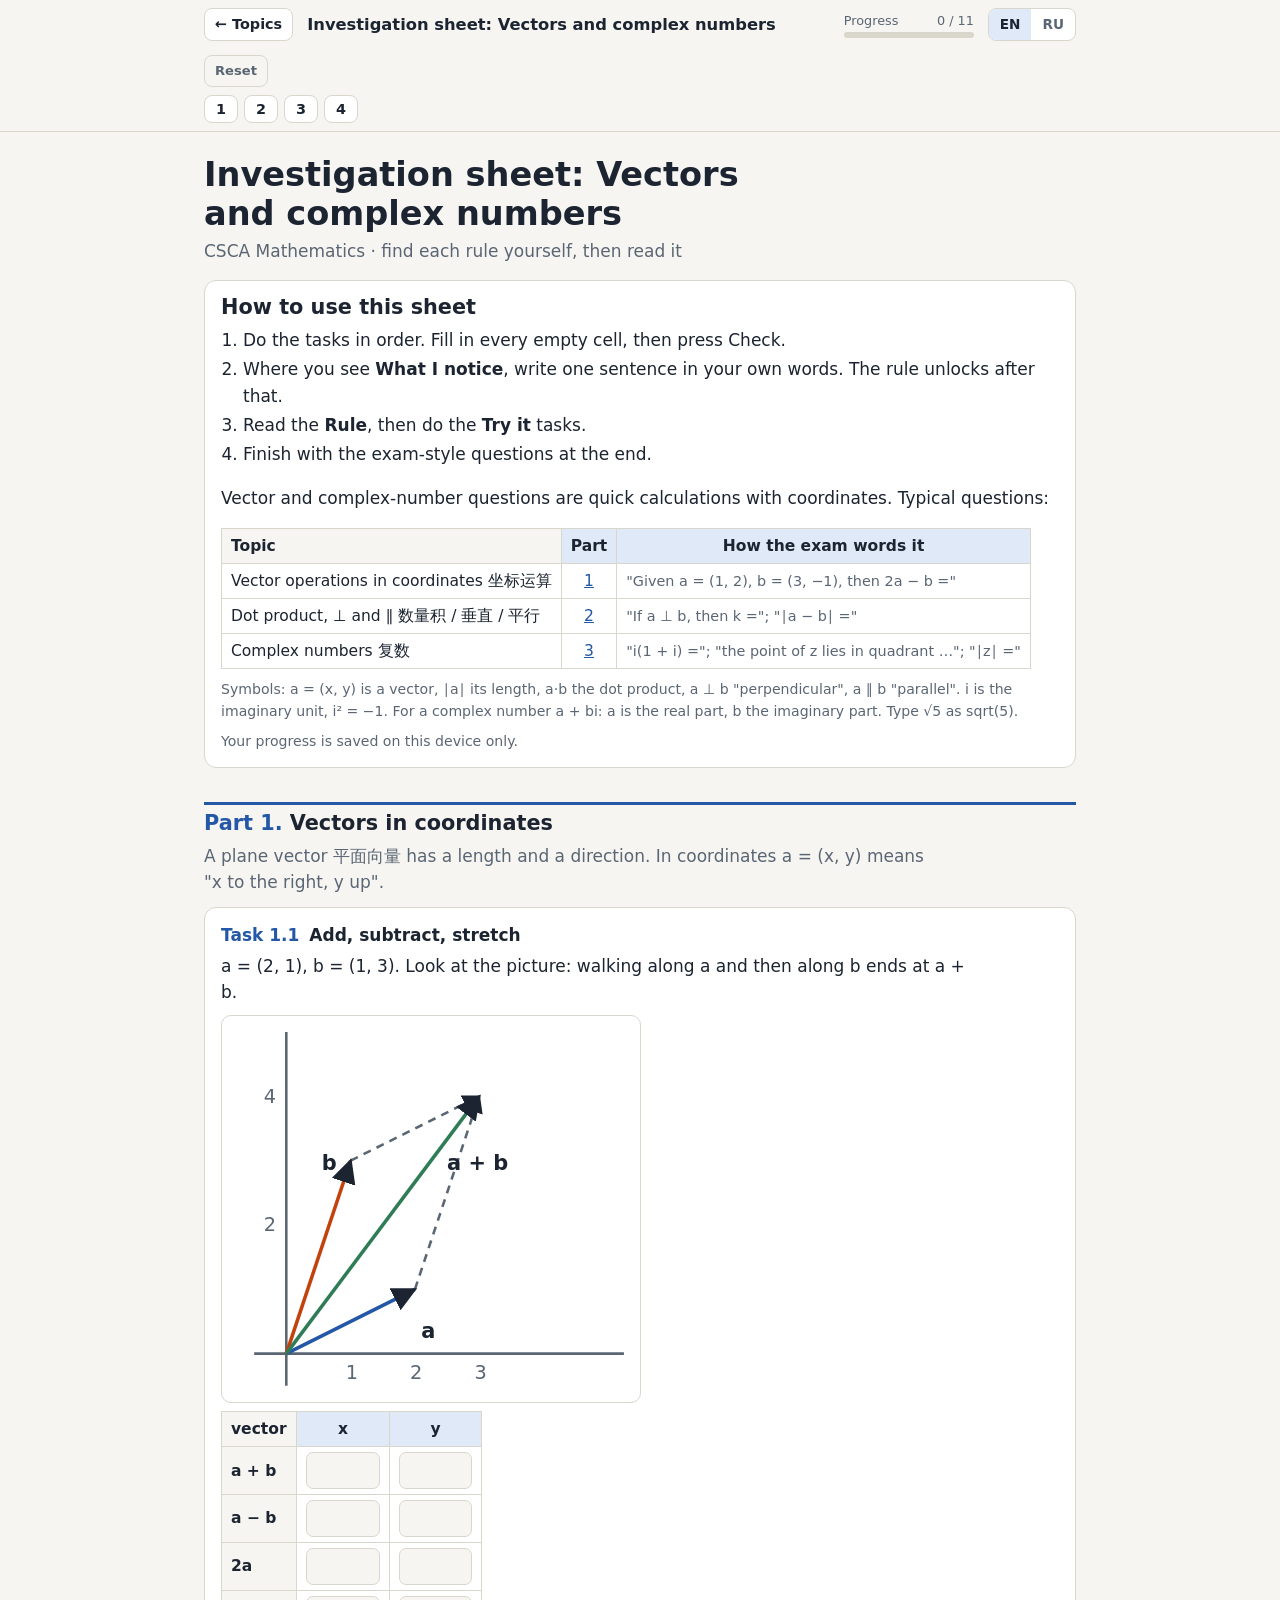
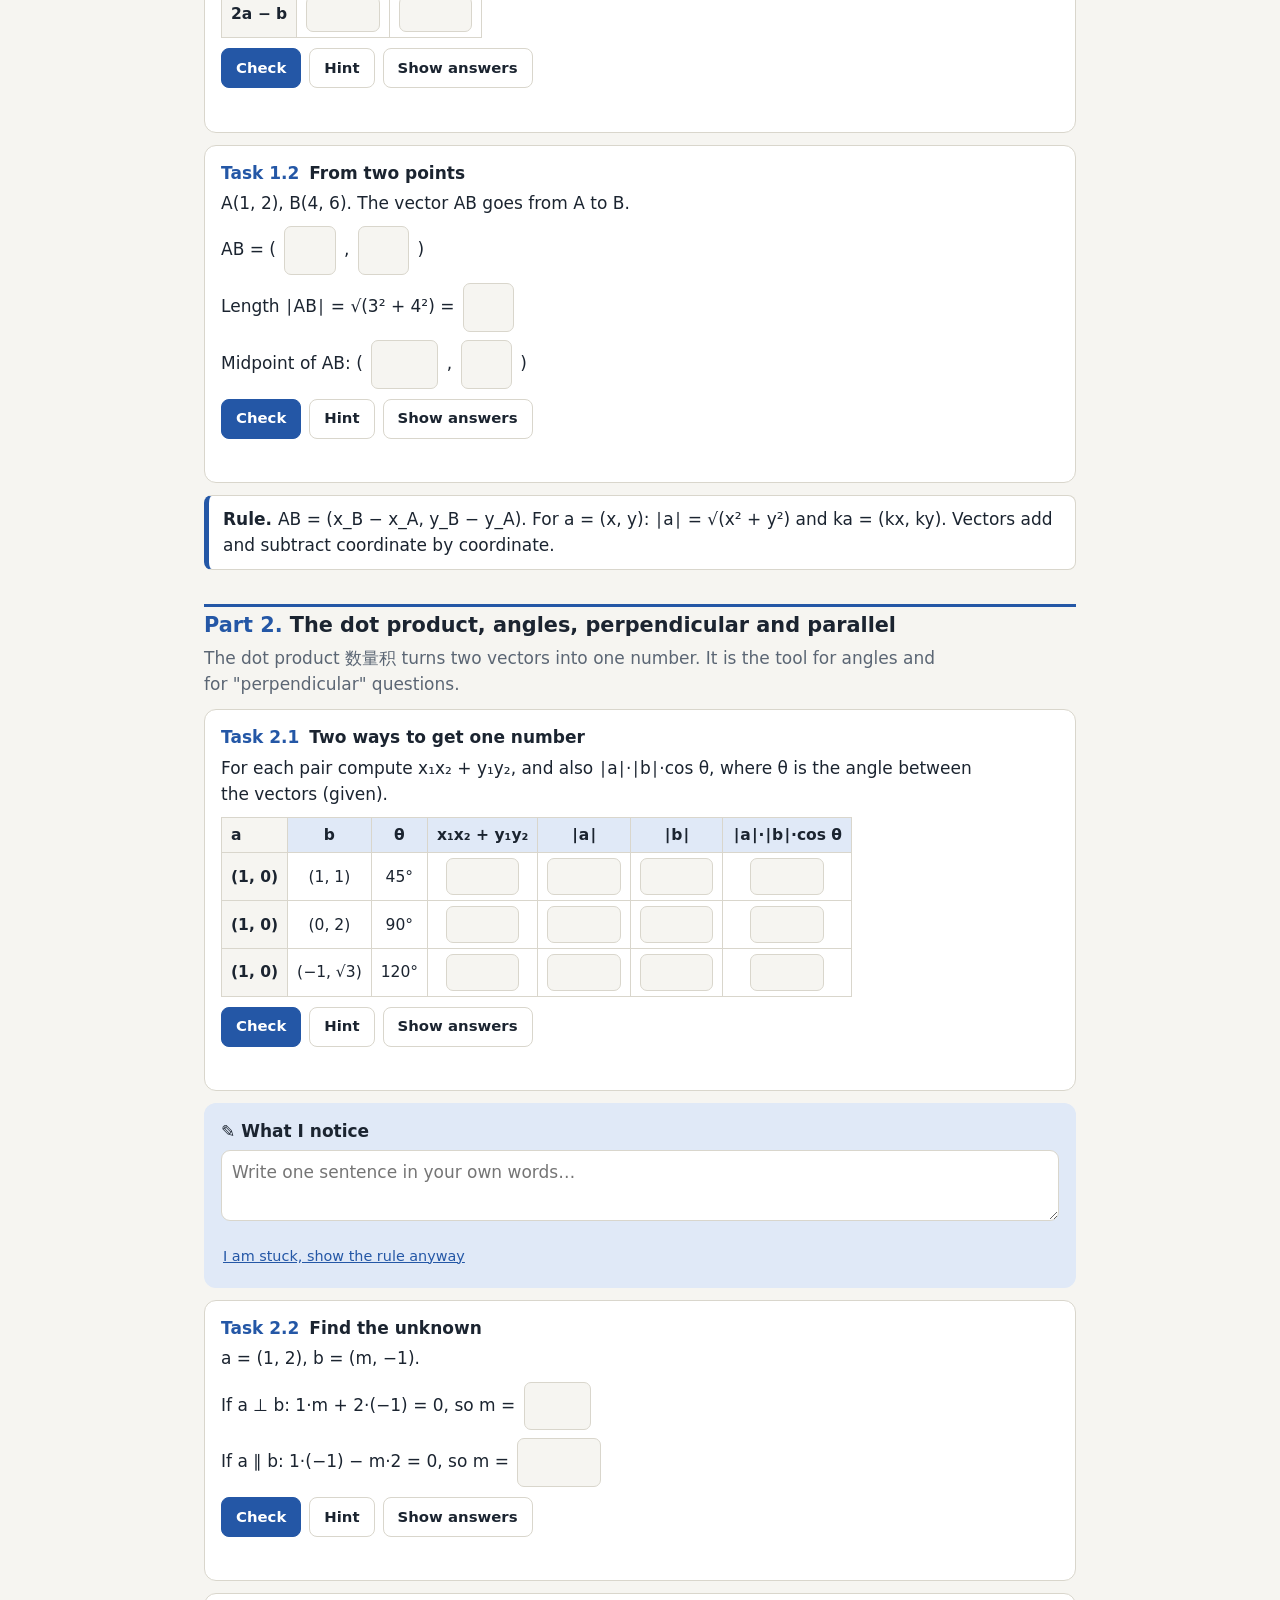
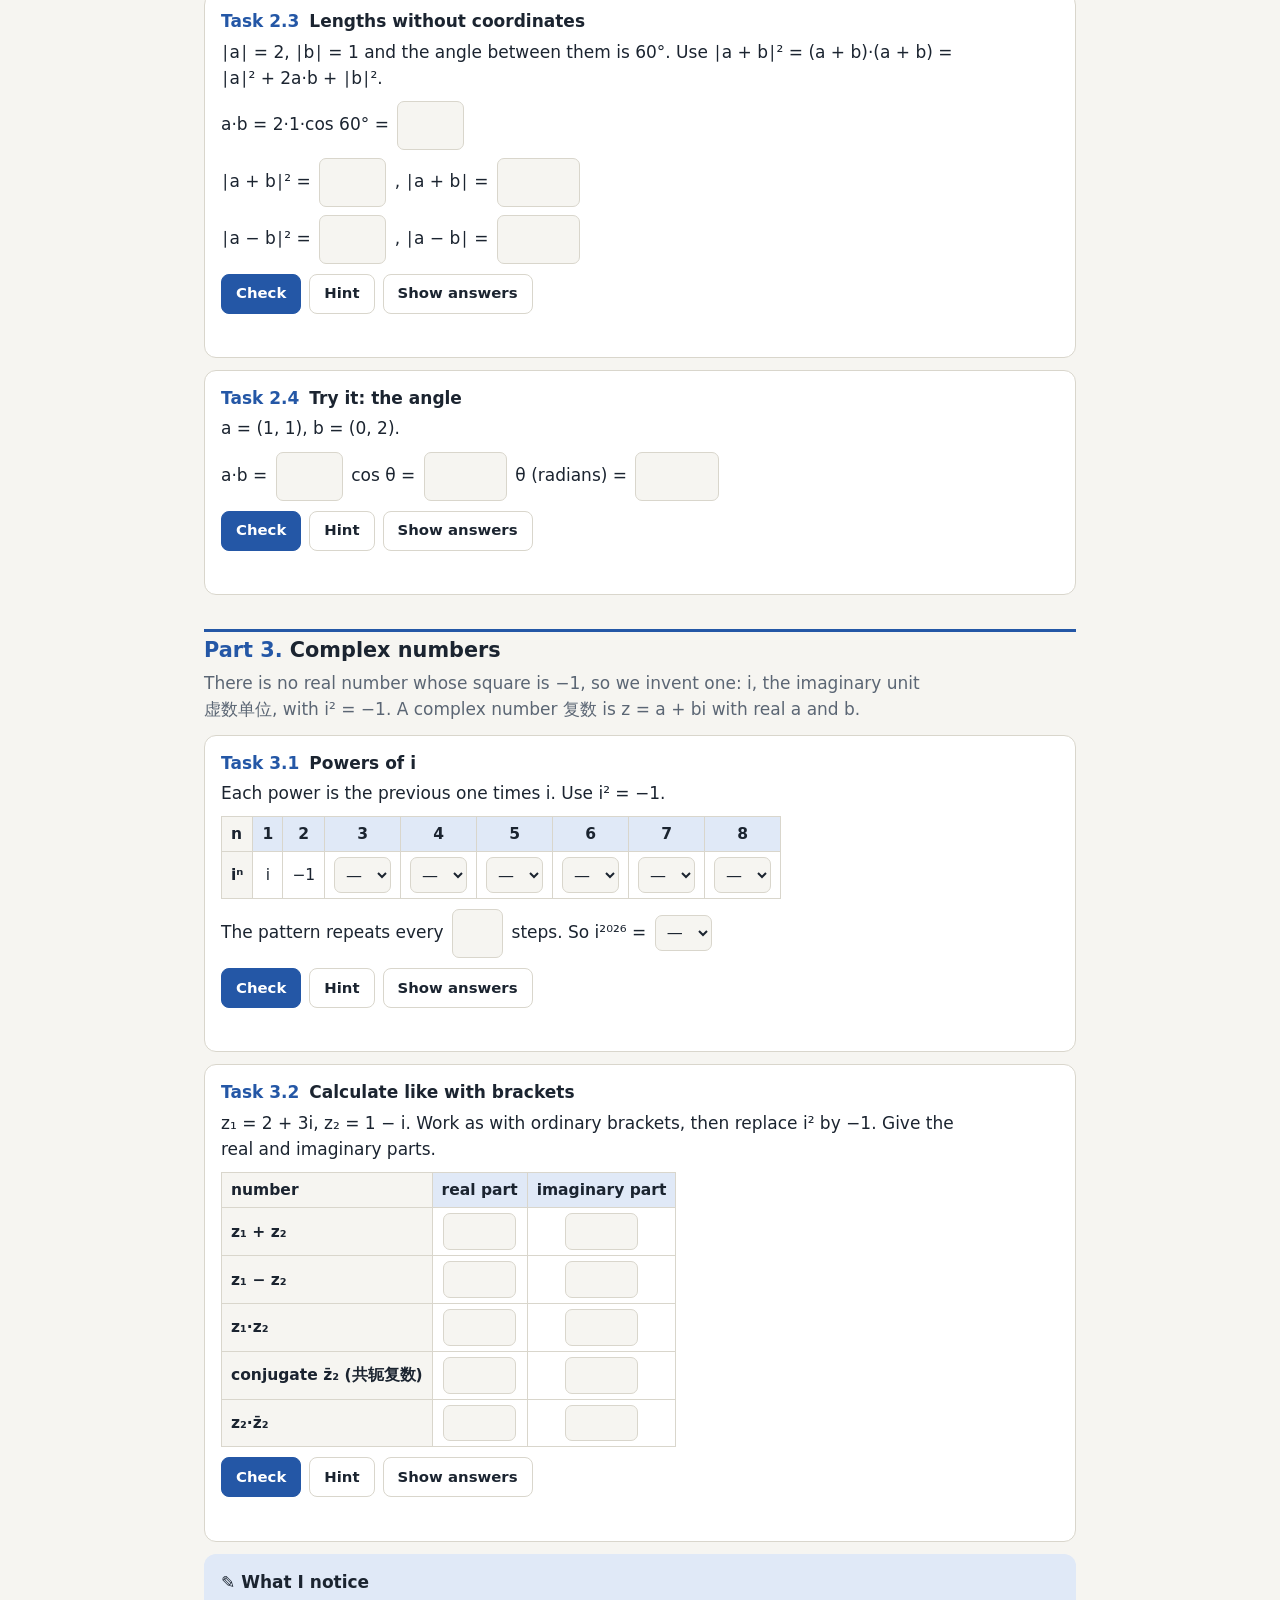
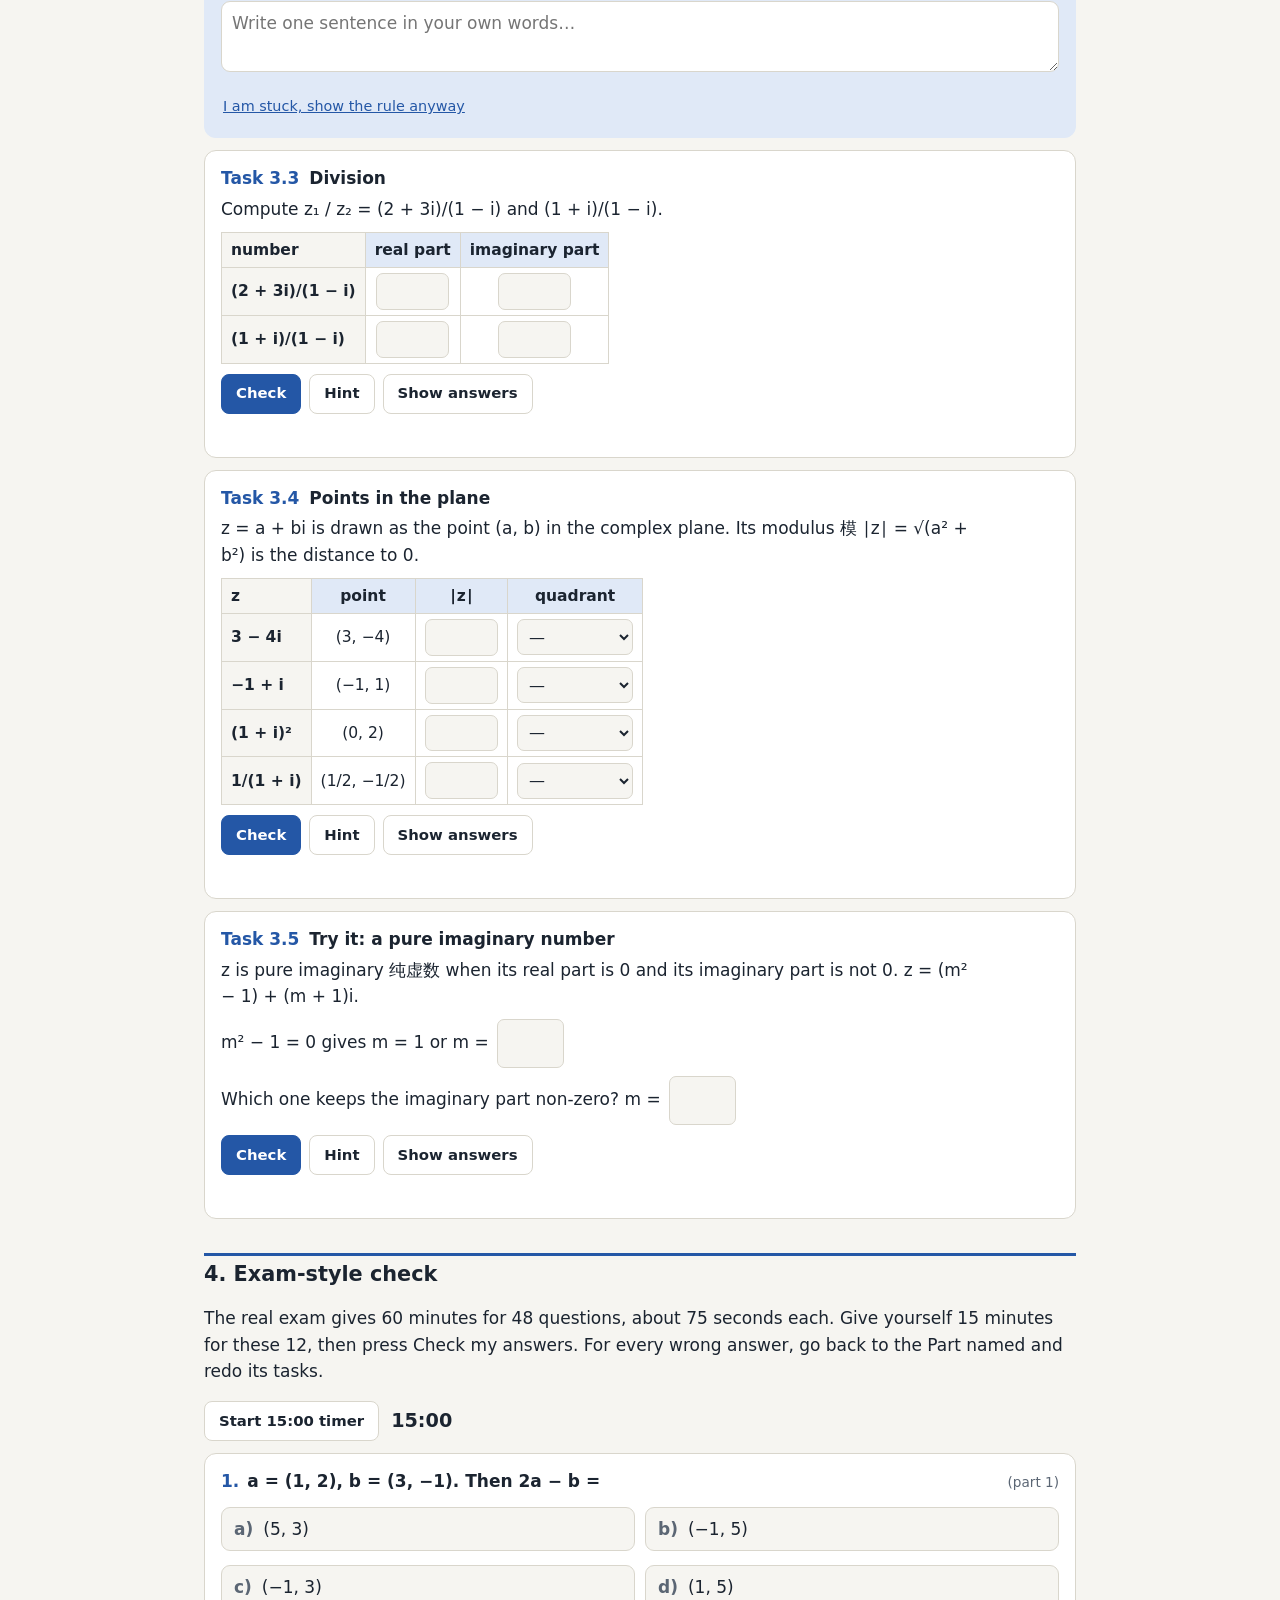
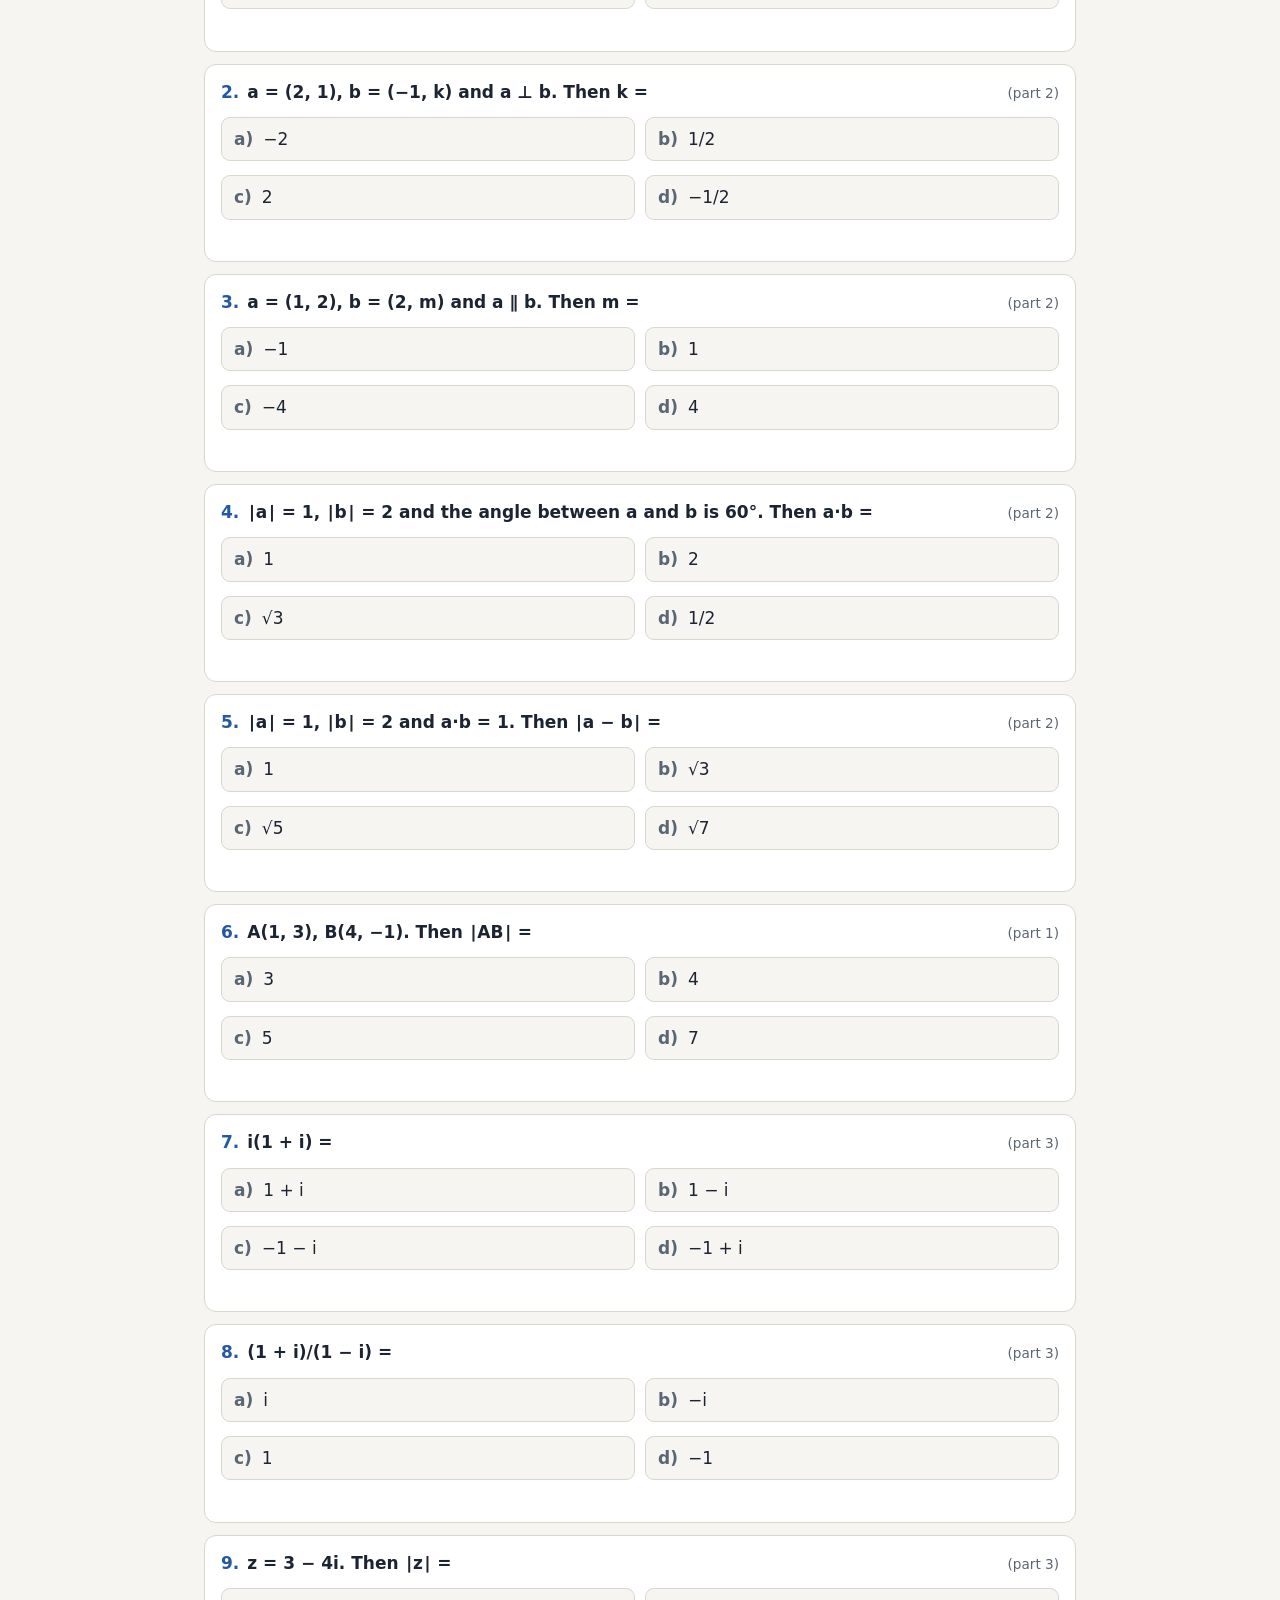
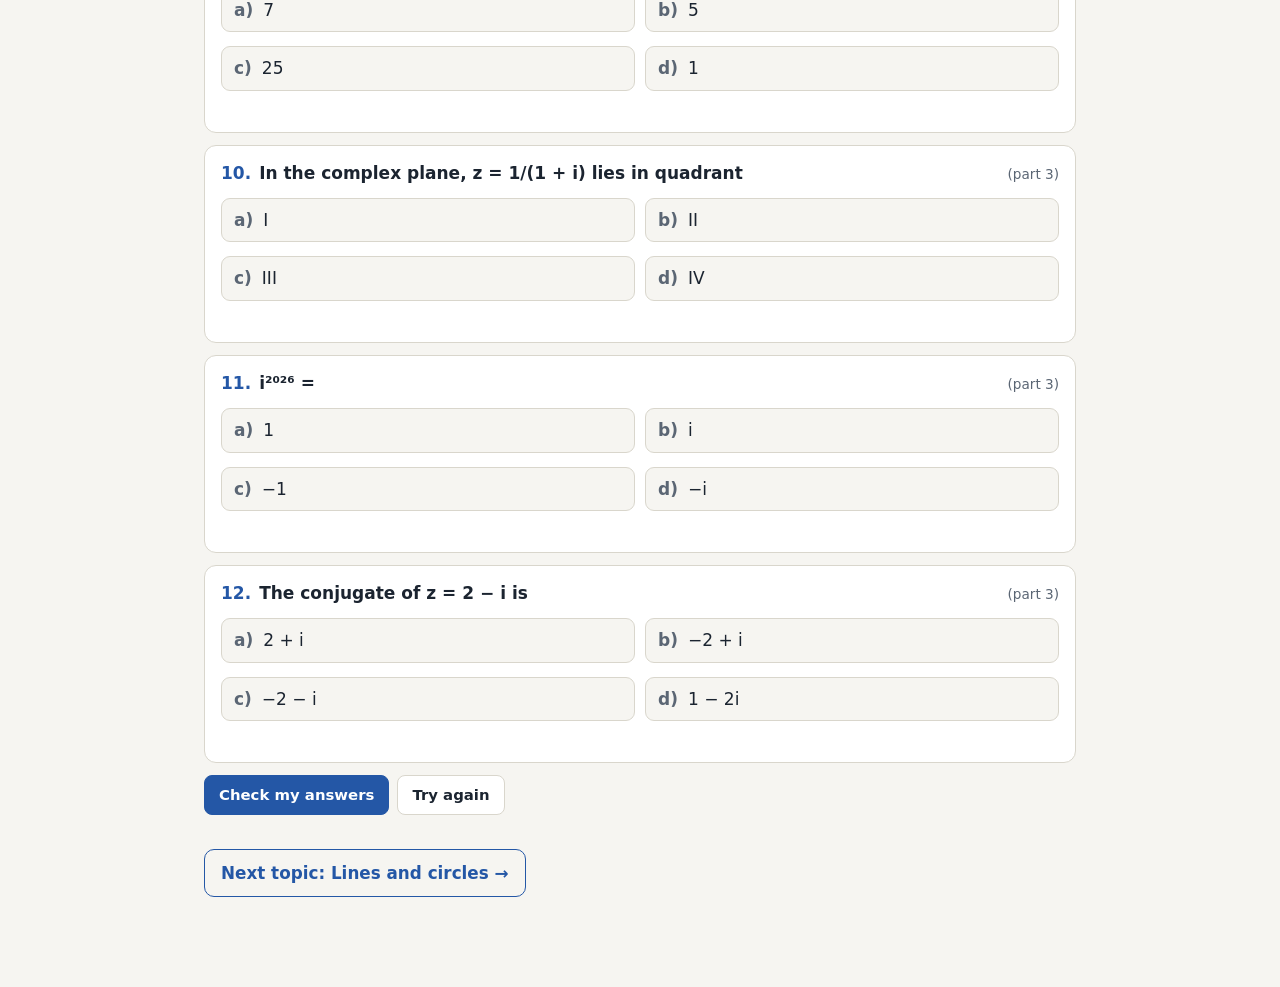
<file: docs/math/vectors-complex.html>
<!DOCTYPE html>
<html lang="en">
<head>
<meta charset="utf-8">
<meta name="viewport" content="width=device-width, initial-scale=1">
<title>Vectors and complex numbers</title>
<style>
:root{
  --bg:#f6f5f1; --bar:rgba(246,245,241,.94); --surface:#fff; --ink:#1b2430; --muted:#5b6674; --line:#d9d6cc;
  --accent:#2457a6; --accent-ink:#fff; --accent-soft:#e0e9f7;
  --hint:#8a5300; --hint-soft:#fbf0d9;
  --good:#17803d; --good-soft:#dff3e5; --bad:#b3261e; --bad-soft:#fbe4e1;
  --c1:#2457a6; --c2:#c2410c; --c3:#2f7d57;
  --font:system-ui,-apple-system,"Segoe UI",Roboto,"Noto Sans","PingFang SC","Noto Sans SC","Microsoft YaHei",sans-serif;
  --mono:ui-monospace,"SF Mono",Menlo,Consolas,monospace;
  color-scheme:light;
}
@media (prefers-color-scheme:dark){:root:not([data-theme="light"]){
  --bg:#12171e; --bar:rgba(18,23,30,.94); --surface:#1b222c; --ink:#e8edf3; --muted:#9aa7b6; --line:#2e3846;
  --accent:#7fb0ff; --accent-ink:#0c1b33; --accent-soft:#1e2f4d;
  --hint:#f5b84a; --hint-soft:#33280f;
  --good:#5fd38a; --good-soft:#123221; --bad:#ff8a80; --bad-soft:#3d1c19;
  --c1:#7fb0ff; --c2:#ff9a6b; --c3:#6fd9a1; color-scheme:dark;}}
:root[data-theme="dark"]{
  --bg:#12171e; --bar:rgba(18,23,30,.94); --surface:#1b222c; --ink:#e8edf3; --muted:#9aa7b6; --line:#2e3846;
  --accent:#7fb0ff; --accent-ink:#0c1b33; --accent-soft:#1e2f4d;
  --hint:#f5b84a; --hint-soft:#33280f;
  --good:#5fd38a; --good-soft:#123221; --bad:#ff8a80; --bad-soft:#3d1c19;
  --c1:#7fb0ff; --c2:#ff9a6b; --c3:#6fd9a1; color-scheme:dark;}
*{box-sizing:border-box}
html{scroll-behavior:smooth;-webkit-text-size-adjust:100%}
@media (prefers-reduced-motion:reduce){html{scroll-behavior:auto}}
body{margin:0;background:var(--bg);color:var(--ink);font:400 17px/1.55 var(--font)}
button,input,select,textarea{font:inherit;color:inherit}
button{cursor:pointer}
:focus-visible{outline:3px solid var(--accent);outline-offset:2px;border-radius:6px}
a{color:var(--accent)}
.topbar{position:sticky;top:0;z-index:20;background:var(--bar);backdrop-filter:blur(8px);-webkit-backdrop-filter:blur(8px);border-bottom:1px solid var(--line);padding-top:env(safe-area-inset-top)}
.topin{max-width:900px;margin:0 auto;padding:8px 14px;display:flex;flex-wrap:wrap;align-items:center;gap:6px 14px}
.brand{font-weight:700;margin-right:auto;font-size:1.02rem;min-width:0}
.prog{min-width:130px;font-size:.8rem;color:var(--muted);font-variant-numeric:tabular-nums}
.ptxtrow{display:flex;justify-content:space-between;gap:10px}
.bar{height:6px;background:var(--line);border-radius:3px;overflow:hidden;margin-top:2px}
.bar>span{display:block;height:100%;width:0;background:var(--good);transition:width .25s}
.chips{max-width:900px;margin:0 auto;padding:0 14px 8px;display:flex;gap:6px;overflow-x:auto}
.chips a{flex:none;min-width:34px;text-align:center;text-decoration:none;border:1px solid var(--line);background:var(--surface);color:var(--ink);border-radius:8px;padding:2px 10px;font-weight:600;font-size:.9rem}
.chips a:hover{border-color:var(--accent)}
.seg{display:inline-flex;border:1px solid var(--line);border-radius:8px;overflow:hidden;background:var(--surface)}
.seg button{border:0;background:transparent;padding:5px 11px;font-weight:700;font-size:.85rem;color:var(--muted)}
.seg button[aria-pressed=true]{background:var(--accent-soft);color:var(--ink)}
.btn{border:1px solid var(--line);background:var(--surface);border-radius:8px;padding:7px 14px;font-weight:600;font-size:.93rem;min-height:40px}
.btn:hover{border-color:var(--accent)}
.btn.primary{background:var(--accent);border-color:var(--accent);color:var(--accent-ink)}
.btn.ghost{background:transparent}
.btn.small{min-height:32px;padding:3px 10px;font-size:.82rem}
.btn:disabled{opacity:.55;cursor:not-allowed}
.linkbtn{border:0;background:none;color:var(--accent);text-decoration:underline;padding:6px 2px;font-size:.9rem}
.wrap{max-width:900px;margin:0 auto;padding:0 14px 90px}
h1{font-size:clamp(1.55rem,5vw,2.1rem);line-height:1.15;margin:24px 0 4px;text-wrap:balance}
h2{font-size:1.3rem;line-height:1.25;margin:0 0 6px;text-wrap:balance}
.sub{color:var(--muted);margin:0 0 16px}
.small{font-size:.88rem;color:var(--muted);margin:8px 0 0}
.card{background:var(--surface);border:1px solid var(--line);border-radius:12px;padding:14px 16px;margin:12px 0}
.how ol{margin:6px 0 10px;padding-left:22px}
.how li{margin-bottom:3px}
.part{margin-top:34px;scroll-margin-top:96px}
.part>h2{padding-top:6px;border-top:3px solid var(--accent)}
.pn{color:var(--accent)}
.intro{color:var(--muted);max-width:68ch;margin:4px 0 8px}
.task{scroll-margin-top:100px}
.task.done{border-color:var(--good)}
.thead{display:flex;flex-wrap:wrap;gap:4px 10px;align-items:baseline;margin-bottom:4px}
.tnum{font-weight:700;color:var(--accent);font-variant-numeric:tabular-nums}
.ttitle{font-weight:700}
.tdone{margin-left:auto;color:var(--good);font-weight:800;visibility:hidden}
.task.done .tdone{visibility:visible}
.ttext{margin:2px 0 10px;max-width:70ch}
.tw{overflow-x:auto;margin:6px 0 10px;-webkit-overflow-scrolling:touch}
.tbl{border-collapse:collapse;font-size:.97rem;min-width:min(100%,0px)}
.tbl th,.tbl td{border:1px solid var(--line);padding:5px 9px;text-align:center;vertical-align:middle;white-space:nowrap}
.tbl thead th{background:var(--accent-soft)}
.tbl tbody th,.tbl tr>th:first-child{background:var(--bg);text-align:left;font-weight:600}
.tbl td.wd{white-space:normal;text-align:left;font-size:.9rem;color:var(--muted)}
.how .tbl td:first-child{text-align:left;white-space:normal}
.fld{width:4.6em;max-width:100%;padding:5px 7px;border:1.5px solid var(--line);border-radius:7px;background:var(--bg);text-align:center;font-size:1rem;min-height:36px}
.fld.sel{width:auto;max-width:15em;text-align:left;padding-right:4px}
.fld:focus{border-color:var(--accent)}
.fld.ok{border-color:var(--good);background:var(--good-soft)}
.fld.bad{border-color:var(--bad);background:var(--bad-soft)}
.bl{margin:8px 0;line-height:2.3}
.bl .fld{margin:0 3px}
.mc{margin:10px 0}.mcq{margin:0 0 6px;font-weight:600}
.opt{display:flex;gap:10px;align-items:baseline;width:100%;text-align:left;border:1.5px solid var(--line);background:var(--bg);border-radius:9px;padding:8px 12px;margin:6px 0;min-height:44px}
.opt .lab{font-weight:700;color:var(--muted);flex:none}
.opt[aria-pressed=true]{border-color:var(--accent);background:var(--accent-soft)}
.opt.ok{border-color:var(--good);background:var(--good-soft)}
.opt.bad{border-color:var(--bad);background:var(--bad-soft)}
.open{margin:10px 0}
.oq{margin:0 0 4px;font-weight:600}
.ta{width:100%;border:1.5px solid var(--line);border-radius:9px;background:var(--bg);padding:8px 10px;resize:vertical;min-height:48px}
.ta:focus{border-color:var(--accent)}
.ref{margin-top:6px;background:var(--good-soft);border-left:4px solid var(--good);padding:7px 11px;border-radius:6px}
.acts{display:flex;flex-wrap:wrap;gap:8px;align-items:center;margin-top:10px}
.hintbox{margin-top:10px;background:var(--hint-soft);border-left:4px solid var(--hint);padding:8px 12px;border-radius:6px}
.hintbox b{color:var(--hint)}
.msg{min-height:1.4em;margin-top:8px;font-weight:600;font-size:.95rem}
.msg.good{color:var(--good)}.msg.warn{color:var(--bad)}
.tick{margin-top:8px}
.tickbtn[aria-pressed=true]{background:var(--good-soft);border-color:var(--good)}
.notice{background:var(--accent-soft);border-color:transparent}
.nlabel{font-weight:700;margin-bottom:6px}
.notice .ta{background:var(--surface)}
.rulebox{margin-top:10px;background:var(--surface);border-left:5px solid var(--accent);padding:10px 14px;border-radius:8px}
.rulebox.plain{margin:12px 0;border:1px solid var(--line);border-left:5px solid var(--accent)}
.rulebox[hidden]{display:none}
.worked{margin:12px 0;border:1px dashed var(--line);padding:10px 14px;border-radius:8px;background:var(--surface)}
.careful{margin:12px 0;background:var(--hint-soft);border-left:5px solid var(--hint);padding:10px 14px;border-radius:8px}
.figrow{display:flex;flex-wrap:wrap;gap:10px;margin:8px 0}
.figrow>div{flex:1 1 260px;min-width:0}
.figone{max-width:460px;margin:8px 0}.figstack{max-width:520px;margin:8px 0}
.plot{width:100%;height:auto;display:block;background:var(--surface);border:1px solid var(--line);border-radius:10px;margin-bottom:6px}
.plot .ax{stroke:var(--muted);stroke-width:1.2}
.plot .grid{stroke:var(--line);stroke-width:1}
.plot .tk{stroke:var(--muted);stroke-width:1}
.plot text{paint-order:stroke;stroke:var(--surface);stroke-width:3.5px;stroke-linejoin:round}
.plot .tl,.plot .pl{fill:var(--muted);font-size:11px}
.plot .pl{fill:var(--ink);font-weight:600}
.plot .asy{stroke:var(--muted);stroke-width:1;stroke-dasharray:4 4;opacity:.8}
.plot .cv{fill:none;stroke-width:2.4;stroke-linecap:round;stroke-linejoin:round}
.plot .c1{stroke:var(--c1)}.plot .c2{stroke:var(--c2)}.plot .c3{stroke:var(--c3)}
.plot .cl{font-size:13px;font-weight:700}
.plot .c1t{fill:var(--c1)}.plot .c2t{fill:var(--c2)}.plot .c3t{fill:var(--c3)}
.plot .pt{fill:var(--ink)}
.plot .pt.hol{fill:var(--surface);stroke:var(--ink);stroke-width:1.5}
.timerrow{display:flex;gap:12px;align-items:center;margin:8px 0}
.timer{font-variant-numeric:tabular-nums;font-weight:700;font-size:1.2rem}
.timer.low{color:var(--bad)}
.q .qq{display:flex;flex-wrap:wrap;gap:6px 8px;align-items:baseline;font-weight:600}
.qn{color:var(--accent)}
.qpart{margin-left:auto;font-weight:400;color:var(--muted);font-size:.85rem}
.qopts{display:grid;grid-template-columns:repeat(2,minmax(0,1fr));gap:2px 10px;margin-top:6px}
@media (max-width:560px){.qopts{grid-template-columns:1fr}.topin{gap:4px 10px}.brand{flex:1 1 100%}.prog{flex:1}}
.qfb{min-height:1.3em;font-weight:600;font-size:.92rem;margin-top:2px}
.qfb.good{color:var(--good)}.qfb.bad{color:var(--bad)}
.result{margin-top:10px;font-weight:700;font-size:1.15rem}

.back{flex:none;text-decoration:none;font-weight:600;font-size:.9rem;border:1px solid var(--line);background:var(--surface);border-radius:8px;padding:4px 10px;color:var(--ink)}
.back:hover{border-color:var(--accent)}
.nextlink{margin:34px 0 0;font-weight:700;font-size:1.05rem}
.nextlink a{display:inline-block;text-decoration:none;border:1.5px solid var(--accent);border-radius:10px;padding:10px 16px}
.geo{width:100%;max-width:420px;height:auto;display:block;background:var(--surface);border:1px solid var(--line);border-radius:10px;margin:8px 0}
.geo line,.geo path,.geo polygon,.geo circle,.geo ellipse,.geo polyline{fill:none;stroke:var(--ink);stroke-width:1.6;stroke-linejoin:round}
.geo .hid{stroke-dasharray:5 4;stroke:var(--muted)}
.geo .acc{stroke:var(--c1);stroke-width:2.2}.geo .acc2{stroke:var(--c2);stroke-width:2.2}.geo .acc3{stroke:var(--c3);stroke-width:2.2}
.geo .dot{fill:var(--ink);stroke:none}
.geo text{fill:var(--ink);font-size:13px;font-weight:600;stroke:none;paint-order:stroke}
.geo .mt{fill:var(--muted);font-weight:400;font-size:12px}
.geo .fillsoft{fill:var(--accent-soft);stroke:var(--c1)}

</style>
</head>
<body>
<div id="app"></div>
<noscript>This page needs JavaScript. / Для этой страницы нужен JavaScript.</noscript>
<script>
const SUBJECT = {"id": "math", "title_en": "Mathematics", "title_ru": "Математика", "exam": {"questions": 48, "minutes": 60}};
const NAV = {"home": "../index.html", "subject": "index.html", "next": {"href": "lines-circles.html", "title": {"en": "Lines and circles", "ru": "Прямые и окружности"}}};
/* Shared UI text and helpers for every sheet. English + Russian.
   T(en, ru) makes a bilingual string. Math and Chinese terms are shared. */
const T = (en, ru) => ({ en, ru });

const UI = {
  en: {
    progress: 'Progress',
    reset: 'Reset', resetSure: 'Click again to erase',
    check: 'Check', hint: 'Hint', showAns: 'Show answers',
    allGood: 'All correct. Well done.',
    some: (a, b) => `${a} of ${b} correct. Red cells are wrong, try again.`,
    fill: 'Fill in every answer first.',
    mine: 'My answer', ref: 'Answer', gotIt: 'I got it', notYet: 'Not yet', gotItOn: 'Marked as understood',
    notice: 'What I notice', noticePh: 'Write one sentence in your own words…',
    showRule: 'Show the rule', stuck: 'I am stuck, show the rule anyway',
    rule: 'Rule', careful: 'Careful', worked: 'Worked example',
    exam: 'Exam-style check', start: (m) => `Start ${m} timer`,
    examIntro: (min, q, per, mins, n) => `The real exam gives ${min} minutes for ${q} questions, about ${per} seconds each. Give yourself ${mins} minutes for these ${n}, then press Check my answers. For every wrong answer, go back to the Part named and redo its tasks.`,
    back: 'Back to the list of topics', topics: 'Topics', next: 'Next topic', stop: 'Stop timer', timeUp: 'Time is up',
    checkAll: 'Check my answers', score: (a, b) => `Score: ${a} / ${b}`,
    review: 'Review', again: 'Try again',
    howTitle: 'How to use this sheet',
    steps: [
      'Do the tasks in order. Fill in every empty cell, then press Check.',
      'Where you see **What I notice**, write one sentence in your own words. The rule unlocks after that.',
      'Read the **Rule**, then do the **Try it** tasks.',
      'Finish with the exam-style questions at the end.'
    ],
    topic: 'Topic', partCol: 'Part', wording: 'How the exam words it',
    photoNote: 'Your progress is saved on this device only.',
    parts: 'Parts', none: 'none', task: 'Task', part: 'Part',
    opt: { yes: 'yes', no: 'no', same: 'same', opposite: 'opposite', neither: 'neither', up: 'always goes up', down: 'always goes down', change: 'changes direction', yaxis: 'the y-axis', origin: 'the origin', xaxis: 'the x-axis' }
  },
  ru: {
    progress: 'Прогресс',
    reset: 'Сбросить', resetSure: 'Нажмите ещё раз, чтобы стереть',
    check: 'Проверить', hint: 'Подсказка', showAns: 'Показать ответы',
    allGood: 'Всё верно. Отлично.',
    some: (a, b) => `Верно ${a} из ${b}. Красные ячейки неверны, попробуйте ещё раз.`,
    fill: 'Сначала заполните все ответы.',
    mine: 'Мой ответ', ref: 'Ответ', gotIt: 'Я понял(а)', notYet: 'Пока нет', gotItOn: 'Отмечено: понял(а)',
    notice: 'Что я заметил(а)', noticePh: 'Напишите одно предложение своими словами…',
    showRule: 'Показать правило', stuck: 'Не получается, показать правило',
    rule: 'Правило', careful: 'Осторожно', worked: 'Разобранный пример',
    exam: 'Проверка в формате экзамена', start: (m) => `Запустить таймер ${m}`,
    examIntro: (min, q, per, mins, n) => `На настоящем экзамене даётся ${min} минут на ${q} вопросов, то есть около ${per} секунд на вопрос. Дайте себе ${mins} мин. на эти ${n}. Затем нажмите «Проверить ответы». За каждый неверный ответ вернитесь к названной части и повторите её задания.`,
    back: 'Назад к списку тем', topics: 'Темы', next: 'Следующая тема', stop: 'Остановить таймер', timeUp: 'Время вышло',
    checkAll: 'Проверить ответы', score: (a, b) => `Результат: ${a} / ${b}`,
    review: 'Повторить', again: 'Ещё раз',
    howTitle: 'Как пользоваться листом',
    steps: [
      'Выполняйте задания по порядку. Заполните все пустые ячейки и нажмите «Проверить».',
      'Там, где написано **Что я заметил(а)**, напишите одно предложение своими словами. После этого откроется правило.',
      'Прочитайте **Правило**, затем выполните задания **Попробуйте сами**.',
      'В конце решите вопросы в формате экзамена.'
    ],
    topic: 'Тема', partCol: 'Часть', wording: 'Как это формулируют на экзамене',
    photoNote: 'Ваш прогресс сохраняется только на этом устройстве.',
    parts: 'Части', none: 'нет', task: 'Задание', part: 'Часть',
    opt: { yes: 'да', no: 'нет', same: 'одинаковые', opposite: 'противоположные', neither: 'ни то, ни другое', up: 'всегда растёт', down: 'всегда убывает', change: 'меняет направление', yaxis: 'оси y', origin: 'начала координат', xaxis: 'оси x' }
  }
};

/* option helpers */
const O = (k) => ({ k });                      // key into UI.opt
const YN = [O('yes'), O('no')];
const SON = [O('same'), O('opposite'), O('neither')];
const MON = [O('up'), O('down'), O('change')];
const LR = [{ k: 'left', en: 'left', ru: 'влево' }, { k: 'right', en: 'right', ru: 'вправо' }];
const COND = [{ k: 'suf', en: 'sufficient, not necessary', ru: 'достаточное, не необходимое' }, { k: 'nec', en: 'necessary, not sufficient', ru: 'необходимое, не достаточное' },
  { k: 'both', en: 'necessary and sufficient', ru: 'необходимое и достаточное' }, { k: 'neither', en: 'neither', ru: 'ни то, ни другое' }];

/* small static table */
const mini = (rows) => ({ k: 'html', html: '<div class="tw"><table class="tbl">' + rows.map((r, i) => '<tr>' + r.map(c => i === 0 || c === r[0] ? `<th>${c}</th>` : `<td>${c}</td>`).join('') + '</tr>').join('') + '</table></div>' });

/* Sheet: Plane vectors and complex numbers (CSCA Mathematics). */
const SHEET = {
  key: 'csca-math-vectors-complex-v1',
  title: T('Investigation sheet: Vectors and complex numbers', 'Исследовательский лист: векторы и комплексные числа'),
  sub: T('CSCA Mathematics · find each rule yourself, then read it', 'CSCA, математика · найдите каждое правило сами, потом прочитайте его'),
  stats: T('Vector and complex-number questions are quick calculations with coordinates. Typical questions:',
           'Вопросы по векторам и комплексным числам — быстрые вычисления в координатах. Типичные вопросы:'),
  symbols: T('Symbols: a = (x, y) is a vector, ∣a∣ its length, a·b the dot product, a ⊥ b "perpendicular", a ∥ b "parallel". i is the imaginary unit, i² = −1. For a complex number a + bi: a is the real part, b the imaginary part. Type √5 as sqrt(5).',
             'Обозначения: a = (x, y) — вектор, ∣a∣ — его длина, a·b — скалярное произведение, a ⊥ b «перпендикулярны», a ∥ b «параллельны». i — мнимая единица, i² = −1. Для комплексного числа a + bi: a — действительная часть, b — мнимая. √5 вводите как sqrt(5).')
};

SHEET.figs = ({ h }) => ({
  vec() {
    const O = [40, 210], s = 40, P = (x, y) => [O[0] + x * s, O[1] - y * s];
    const ar = (x0, y0, x1, y1, cls) => { const [a, b] = P(x0, y0), [c, d] = P(x1, y1); return `<line x1="${a}" y1="${b}" x2="${c}" y2="${d}" class="${cls}" marker-end="url(#ah)"/>`; };
    return h('div', { html: `<svg class="geo" viewBox="0 0 260 240" role="img" aria-label="Vectors a = (2, 1) and b = (1, 3) and their sum a + b = (3, 4), drawn as a parallelogram">
      <defs><marker id="ah" viewBox="0 0 10 10" refX="9" refY="5" markerWidth="7" markerHeight="7" orient="auto-start-reverse"><path d="M0 0 L10 5 L0 10 z" style="fill:var(--ink);stroke:none"/></marker></defs>
      <line x1="20" y1="210" x2="250" y2="210" style="stroke:var(--muted)"/><line x1="40" y1="230" x2="40" y2="10" style="stroke:var(--muted)"/>
      ${ar(2, 1, 3, 4, 'hid')}${ar(1, 3, 3, 4, 'hid')}
      ${ar(0, 0, 2, 1, 'acc')}${ar(0, 0, 1, 3, 'acc2')}${ar(0, 0, 3, 4, 'acc3')}
      <text x="124" y="200">a</text><text x="62" y="96">b</text><text x="140" y="96">a + b</text>
      <text x="${P(1, 0)[0] - 3}" y="226" class="mt">1</text><text x="${P(2, 0)[0] - 3}" y="226" class="mt">2</text><text x="${P(3, 0)[0] - 3}" y="226" class="mt">3</text>
      <text x="26" y="${P(0, 2)[1] + 4}" class="mt">2</text><text x="26" y="${P(0, 4)[1] + 4}" class="mt">4</text>
    </svg>` });
  }
});

const I4 = ['1', '−1', 'i', '−i'];
const QD = [{ k: '1', en: 'I', ru: 'I' }, { k: '2', en: 'II', ru: 'II' }, { k: '3', en: 'III', ru: 'III' }, { k: '4', en: 'IV', ru: 'IV' }, { k: 'axis', en: 'on an axis', ru: 'на оси' }];

const PARTS = [
/* ================= PART 1 ================= */
{ id: 1, title: T('Vectors in coordinates', 'Векторы в координатах'),
  intro: T('A plane vector 平面向量 has a length and a direction. In coordinates a = (x, y) means "x to the right, y up".', 'Вектор на плоскости 平面向量 имеет длину и направление. В координатах a = (x, y) означает «x вправо, y вверх».'),
  items: [
  { t: 'task', id: '1.1', title: T('Add, subtract, stretch', 'Сложите, вычтите, растяните'),
    text: T('a = (2, 1), b = (1, 3). Look at the picture: walking along a and then along b ends at a + b.', 'a = (2, 1), b = (1, 3). Посмотрите на рисунок: пройдя по a, а затем по b, вы окажетесь в конце a + b.'),
    parts: [{ k: 'fig', id: 'vec' },
      { k: 'table', head: [T('vector', 'вектор'), 'x', 'y'], rows: [['a + b', { a: '3' }, { a: '4' }], ['a − b', { a: '1' }, { a: '-2' }], ['2a', { a: '4' }, { a: '2' }], ['2a − b', { a: '3' }, { a: '-1' }]] }],
    hint: T('Work with each coordinate separately: (2 + 1, 1 + 3).', 'Работайте с каждой координатой отдельно: (2 + 1, 1 + 3).') },
  { t: 'task', id: '1.2', title: T('From two points', 'По двум точкам'),
    text: T('A(1, 2), B(4, 6). The vector AB goes from A to B.', 'A(1, 2), B(4, 6). Вектор AB идёт от A к B.'),
    parts: [{ k: 'blanks', lines: [
      ['AB = ( ', { a: '3', w: 2 }, ' , ', { a: '4', w: 2 }, ' )'],
      [T('Length ∣AB∣ = √(3² + 4²) = ', 'Длина ∣AB∣ = √(3² + 4²) = '), { a: '5', w: 2 }],
      [T('Midpoint of AB: ( ', 'Середина AB: ( '), { a: '5/2', w: 3 }, ' , ', { a: '4', w: 2 }, ' )']] }],
    hint: T('AB = B − A (end minus start). The midpoint is the average of the coordinates.', 'AB = B − A (конец минус начало). Середина — среднее координат.') },
  { t: 'rule', label: T('Rule', 'Правило'), text: T('AB = (x_B − x_A, y_B − y_A). For a = (x, y): ∣a∣ = √(x² + y²) and ka = (kx, ky). Vectors add and subtract coordinate by coordinate.', 'AB = (x_B − x_A, y_B − y_A). Для a = (x, y): ∣a∣ = √(x² + y²) и ka = (kx, ky). Векторы складываются и вычитаются покоординатно.') }
  ]},

/* ================= PART 2 ================= */
{ id: 2, title: T('The dot product, angles, perpendicular and parallel', 'Скалярное произведение, углы, перпендикулярность и параллельность'),
  intro: T('The dot product 数量积 turns two vectors into one number. It is the tool for angles and for "perpendicular" questions.', 'Скалярное произведение 数量积 превращает два вектора в одно число. Это инструмент для углов и вопросов о перпендикулярности.'),
  items: [
  { t: 'task', id: '2.1', title: T('Two ways to get one number', 'Два способа получить одно число'),
    text: T('For each pair compute x₁x₂ + y₁y₂, and also ∣a∣·∣b∣·cos θ, where θ is the angle between the vectors (given).', 'Для каждой пары вычислите x₁x₂ + y₁y₂, а также ∣a∣·∣b∣·cos θ, где θ — угол между векторами (дан).'),
    parts: [{ k: 'table', head: ['a', 'b', 'θ', 'x₁x₂ + y₁y₂', '∣a∣', '∣b∣', '∣a∣·∣b∣·cos θ'], rows: [
      ['(1, 0)', '(1, 1)', '45°', { a: '1' }, { a: '1' }, { a: '√2' }, { a: '1' }],
      ['(1, 0)', '(0, 2)', '90°', { a: '0' }, { a: '1' }, { a: '2' }, { a: '0' }],
      ['(1, 0)', '(−1, √3)', '120°', { a: '-1' }, { a: '1' }, { a: '2' }, { a: '-1' }]] }],
    hint: T('cos 45° = √2/2, cos 90° = 0, cos 120° = −1/2. ∣(−1, √3)∣ = √(1 + 3).', 'cos 45° = √2/2, cos 90° = 0, cos 120° = −1/2. ∣(−1, √3)∣ = √(1 + 3).') },
  { t: 'notice', id: 'n2', rule: T('a·b = x₁x₂ + y₁y₂ = ∣a∣∣b∣cos θ. So cos θ = a·b / (∣a∣∣b∣). a ⊥ b exactly when a·b = 0. a ∥ b exactly when x₁y₂ − x₂y₁ = 0. Also a·a = ∣a∣².', 'a·b = x₁x₂ + y₁y₂ = ∣a∣∣b∣cos θ. Поэтому cos θ = a·b / (∣a∣∣b∣). a ⊥ b тогда и только тогда, когда a·b = 0. a ∥ b тогда и только тогда, когда x₁y₂ − x₂y₁ = 0. Кроме того, a·a = ∣a∣².') },
  { t: 'task', id: '2.2', title: T('Find the unknown', 'Найдите неизвестное'),
    text: T('a = (1, 2), b = (m, −1).', 'a = (1, 2), b = (m, −1).'),
    parts: [{ k: 'blanks', lines: [
      [T('If a ⊥ b: 1·m + 2·(−1) = 0, so m = ', 'Если a ⊥ b: 1·m + 2·(−1) = 0, поэтому m = '), { a: '2', w: 3 }],
      [T('If a ∥ b: 1·(−1) − m·2 = 0, so m = ', 'Если a ∥ b: 1·(−1) − m·2 = 0, поэтому m = '), { a: '-1/2', w: 4 }]] }],
    hint: T('Solve each linear equation for m.', 'Решите каждое линейное уравнение относительно m.') },
  { t: 'task', id: '2.3', title: T('Lengths without coordinates', 'Длины без координат'),
    text: T('∣a∣ = 2, ∣b∣ = 1 and the angle between them is 60°. Use ∣a + b∣² = (a + b)·(a + b) = ∣a∣² + 2a·b + ∣b∣².', '∣a∣ = 2, ∣b∣ = 1, угол между ними 60°. Используйте ∣a + b∣² = (a + b)·(a + b) = ∣a∣² + 2a·b + ∣b∣².'),
    parts: [{ k: 'blanks', lines: [
      ['a·b = 2·1·cos 60° = ', { a: '1', w: 3 }],
      ['∣a + b∣² = ', { a: '7', w: 3 }, ' , ∣a + b∣ = ', { a: '√7', w: 4 }],
      ['∣a − b∣² = ', { a: '3', w: 3 }, ' , ∣a − b∣ = ', { a: '√3', w: 4 }]] }],
    hint: T('∣a − b∣² = ∣a∣² − 2a·b + ∣b∣² = 4 − 2 + 1.', '∣a − b∣² = ∣a∣² − 2a·b + ∣b∣² = 4 − 2 + 1.') },
  { t: 'task', id: '2.4', title: T('Try it: the angle', 'Попробуйте сами: угол'),
    text: T('a = (1, 1), b = (0, 2).', 'a = (1, 1), b = (0, 2).'),
    parts: [{ k: 'blanks', lines: [['a·b = ', { a: '2', w: 3 }, '   cos θ = ', { a: '√2/2', w: 4 }, T('   θ (radians) = ', '   θ (в радианах) = '), { a: 'π/4', w: 4 }]] }],
    hint: T('∣a∣ = √2, ∣b∣ = 2. cos θ = 2 / (2√2).', '∣a∣ = √2, ∣b∣ = 2. cos θ = 2 / (2√2).') }
  ]},

/* ================= PART 3 ================= */
{ id: 3, title: T('Complex numbers', 'Комплексные числа'),
  intro: T('There is no real number whose square is −1, so we invent one: i, the imaginary unit 虚数单位, with i² = −1. A complex number 复数 is z = a + bi with real a and b.', 'Не существует действительного числа, квадрат которого равен −1, поэтому вводят новое число: i, мнимую единицу 虚数单位, с i² = −1. Комплексное число 复数 — это z = a + bi с действительными a и b.'),
  items: [
  { t: 'task', id: '3.1', title: T('Powers of i', 'Степени i'),
    text: T('Each power is the previous one times i. Use i² = −1.', 'Каждая степень — это предыдущая, умноженная на i. Используйте i² = −1.'),
    parts: [{ k: 'table', head: ['n', '1', '2', '3', '4', '5', '6', '7', '8'], rows: [['iⁿ', 'i', '−1', { a: '−i', sel: I4 }, { a: '1', sel: I4 }, { a: 'i', sel: I4 }, { a: '−1', sel: I4 }, { a: '−i', sel: I4 }, { a: '1', sel: I4 }]] },
      { k: 'blanks', lines: [[T('The pattern repeats every ', 'Закономерность повторяется каждые '), { a: '4', w: 2 }, T(' steps. So i²⁰²⁶ = ', ' шага. Поэтому i²⁰²⁶ = '), { a: '−1', sel: I4 }]] }],
    hint: T('i³ = i²·i = −i. 2026 = 4·506 + 2.', 'i³ = i²·i = −i. 2026 = 4·506 + 2.') },
  { t: 'task', id: '3.2', title: T('Calculate like with brackets', 'Считайте как со скобками'),
    text: T('z₁ = 2 + 3i, z₂ = 1 − i. Work as with ordinary brackets, then replace i² by −1. Give the real and imaginary parts.', 'z₁ = 2 + 3i, z₂ = 1 − i. Действуйте как с обычными скобками, затем замените i² на −1. Запишите действительную и мнимую части.'),
    parts: [{ k: 'table', head: [T('number', 'число'), T('real part', 'действит. часть'), T('imaginary part', 'мнимая часть')], rows: [
      ['z₁ + z₂', { a: '3' }, { a: '2' }],
      ['z₁ − z₂', { a: '1' }, { a: '4' }],
      ['z₁·z₂', { a: '5' }, { a: '1' }],
      [T('conjugate z̄₂ (共轭复数)', 'сопряжённое z̄₂ (共轭复数)'), { a: '1' }, { a: '1' }],
      ['z₂·z̄₂', { a: '2' }, { a: '0' }]] }],
    hint: T('(2 + 3i)(1 − i) = 2 − 2i + 3i − 3i². The conjugate of a + bi is a − bi.', '(2 + 3i)(1 − i) = 2 − 2i + 3i − 3i². Сопряжённое к a + bi — это a − bi.') },
  { t: 'notice', id: 'n3', rule: T('(a + bi)(a − bi) = a² + b², a real number. To divide, multiply the top and the bottom by the conjugate of the bottom: z₁ / z₂ = z₁·z̄₂ / (z₂·z̄₂).', '(a + bi)(a − bi) = a² + b² — действительное число. Чтобы разделить, умножьте числитель и знаменатель на число, сопряжённое знаменателю: z₁ / z₂ = z₁·z̄₂ / (z₂·z̄₂).') },
  { t: 'task', id: '3.3', title: T('Division', 'Деление'),
    text: T('Compute z₁ / z₂ = (2 + 3i)/(1 − i) and (1 + i)/(1 − i).', 'Вычислите z₁ / z₂ = (2 + 3i)/(1 − i) и (1 + i)/(1 − i).'),
    parts: [{ k: 'table', head: [T('number', 'число'), T('real part', 'действит. часть'), T('imaginary part', 'мнимая часть')], rows: [
      ['(2 + 3i)/(1 − i)', { a: '-1/2' }, { a: '5/2' }],
      ['(1 + i)/(1 − i)', { a: '0' }, { a: '1' }]] }],
    hint: T('Multiply top and bottom by 1 + i. The bottom becomes 2. (2 + 3i)(1 + i) = −1 + 5i.', 'Умножьте числитель и знаменатель на 1 + i. Знаменатель станет 2. (2 + 3i)(1 + i) = −1 + 5i.') },
  { t: 'task', id: '3.4', title: T('Points in the plane', 'Точки на плоскости'),
    text: T('z = a + bi is drawn as the point (a, b) in the complex plane. Its modulus 模 ∣z∣ = √(a² + b²) is the distance to 0.', 'z = a + bi изображается точкой (a, b) на комплексной плоскости. Её модуль 模 ∣z∣ = √(a² + b²) — расстояние до 0.'),
    parts: [{ k: 'table', head: ['z', T('point', 'точка'), '∣z∣', T('quadrant', 'четверть')], rows: [
      ['3 − 4i', '(3, −4)', { a: '5' }, { a: '4', sel: QD }],
      ['−1 + i', '(−1, 1)', { a: '√2' }, { a: '2', sel: QD }],
      ['(1 + i)²', '(0, 2)', { a: '2' }, { a: 'axis', sel: QD }],
      ['1/(1 + i)', '(1/2, −1/2)', { a: '√2/2' }, { a: '4', sel: QD }]] }],
    hint: T('(1 + i)² = 1 + 2i + i² = 2i. 1/(1 + i) = (1 − i)/2.', '(1 + i)² = 1 + 2i + i² = 2i. 1/(1 + i) = (1 − i)/2.') },
  { t: 'task', id: '3.5', title: T('Try it: a pure imaginary number', 'Попробуйте сами: чисто мнимое число'),
    text: T('z is pure imaginary 纯虚数 when its real part is 0 and its imaginary part is not 0. z = (m² − 1) + (m + 1)i.', 'z — чисто мнимое число 纯虚数, когда его действительная часть равна 0, а мнимая не равна 0. z = (m² − 1) + (m + 1)i.'),
    parts: [{ k: 'blanks', lines: [
      [T('m² − 1 = 0 gives m = 1 or m = ', 'm² − 1 = 0 даёт m = 1 или m = '), { a: '-1', w: 3 }],
      [T('Which one keeps the imaginary part non-zero? m = ', 'Какое из них оставляет мнимую часть ненулевой? m = '), { a: '1', w: 3 }]] }],
    hint: T('For m = −1 the imaginary part m + 1 is 0, so z = 0.', 'При m = −1 мнимая часть m + 1 равна 0, и z = 0.') }
  ]}
];

const EXAM = [
  { part: 1, q: T('a = (1, 2), b = (3, −1). Then 2a − b =', 'a = (1, 2), b = (3, −1). Тогда 2a − b ='), o: ['(5, 3)', '(−1, 5)', '(−1, 3)', '(1, 5)'], a: 1 },
  { part: 2, q: T('a = (2, 1), b = (−1, k) and a ⊥ b. Then k =', 'a = (2, 1), b = (−1, k) и a ⊥ b. Тогда k ='), o: ['−2', '1/2', '2', '−1/2'], a: 2 },
  { part: 2, q: T('a = (1, 2), b = (2, m) and a ∥ b. Then m =', 'a = (1, 2), b = (2, m) и a ∥ b. Тогда m ='), o: ['−1', '1', '−4', '4'], a: 3 },
  { part: 2, q: T('∣a∣ = 1, ∣b∣ = 2 and the angle between a and b is 60°. Then a·b =', '∣a∣ = 1, ∣b∣ = 2, угол между a и b равен 60°. Тогда a·b ='), o: ['1', '2', '√3', '1/2'], a: 0 },
  { part: 2, q: T('∣a∣ = 1, ∣b∣ = 2 and a·b = 1. Then ∣a − b∣ =', '∣a∣ = 1, ∣b∣ = 2 и a·b = 1. Тогда ∣a − b∣ ='), o: ['1', '√3', '√5', '√7'], a: 1 },
  { part: 1, q: T('A(1, 3), B(4, −1). Then ∣AB∣ =', 'A(1, 3), B(4, −1). Тогда ∣AB∣ ='), o: ['3', '4', '5', '7'], a: 2 },
  { part: 3, q: 'i(1 + i) =', o: ['1 + i', '1 − i', '−1 − i', '−1 + i'], a: 3 },
  { part: 3, q: '(1 + i)/(1 − i) =', o: ['i', '−i', '1', '−1'], a: 0 },
  { part: 3, q: T('z = 3 − 4i. Then ∣z∣ =', 'z = 3 − 4i. Тогда ∣z∣ ='), o: ['7', '5', '25', '1'], a: 1 },
  { part: 3, q: T('In the complex plane, z = 1/(1 + i) lies in quadrant', 'На комплексной плоскости z = 1/(1 + i) лежит в четверти'), o: ['I', 'II', 'III', 'IV'], a: 3 },
  { part: 3, q: 'i²⁰²⁶ =', o: ['1', 'i', '−1', '−i'], a: 2 },
  { part: 3, q: T('The conjugate of z = 2 − i is', 'Число, сопряжённое к z = 2 − i, —'), o: ['2 + i', '−2 + i', '−2 − i', '1 − 2i'], a: 0 }
];

const TOPICS = [
  [T('Vector operations in coordinates 坐标运算', 'Действия с векторами в координатах 坐标运算'), 1, '"Given a = (1, 2), b = (3, −1), then 2a − b ="'],
  [T('Dot product, ⊥ and ∥ 数量积 / 垂直 / 平行', 'Скалярное произведение, ⊥ и ∥ 数量积 / 垂直 / 平行'), 2, '"If a ⊥ b, then k ="; "∣a − b∣ ="'],
  [T('Complex numbers 复数', 'Комплексные числа 复数'), 3, '"i(1 + i) ="; "the point of z lies in quadrant …"; "∣z∣ ="']
];

</script>
<script>
/* Engine for every CSCA investigation sheet. No external dependencies.
   Globals set by build.py: SUBJECT (subject.json), NAV (links). Set by the sheet: SHEET, PARTS, EXAM, TOPICS. */
(function () {
  const KEY = SHEET.key;
  let state = { lang: null, notices: {}, tasks: {}, inputs: {}, quiz: { ans: {}, checked: false } };
  try { const s = JSON.parse(localStorage.getItem(KEY) || 'null'); if (s) state = Object.assign(state, s); } catch (e) {}
  /* saved exam answers are option indices: if the questions or option order change, start the exam fresh */
  const EXAMSIG = (() => { let x = 5381; const t = EXAM.map(q => q.a + ':' + q.o.map(o => typeof o === 'string' ? o : o.en).join('|')).join('#');
    for (let i = 0; i < t.length; i++) x = (x * 33 + t.charCodeAt(i)) >>> 0; return x.toString(36); })();
  if (state.quiz.sig !== EXAMSIG) state.quiz = { ans: {}, checked: false, sig: EXAMSIG };
  const SUBJ = (typeof SUBJECT !== 'undefined' && SUBJECT) || {};
  const LINKS = (typeof NAV !== 'undefined' && NAV) || {};
  function save() {
    try {
      localStorage.setItem(KEY, JSON.stringify(state));
      localStorage.setItem('csca-lang', state.lang);
      const total = tasksIndex.length, done = tasksIndex.filter(t => state.tasks[t.id] && state.tasks[t.id].done).length;
      if (total) localStorage.setItem('csca-progress:' + KEY, JSON.stringify({ done, total, quiz: state.quiz.checked ? state.quiz.score : null, n: EXAM.length }));
    } catch (e) {}
  }
  try { const g = localStorage.getItem('csca-lang'); if (g === 'en' || g === 'ru') state.lang = g; } catch (e) {}
  if (!state.lang) state.lang = /^ru|^kk|^uk|^be/i.test(navigator.language || '') ? 'ru' : 'en';
  let lang = state.lang;
  const ui = () => UI[lang];
  const tr = (v) => (v == null ? '' : typeof v === 'string' ? v : (v[lang] != null ? v[lang] : v.en));

  /* ---------- tiny DOM helpers ---------- */
  function h(tag, attrs, ...kids) {
    const el = document.createElement(tag);
    if (attrs) for (const k in attrs) {
      const v = attrs[k];
      if (v == null || v === false) continue;
      if (k === 'class') el.className = v;
      else if (k === 'html') el.innerHTML = v;
      else if (k.startsWith('on')) el.addEventListener(k.slice(2), v);
      else el.setAttribute(k, v === true ? '' : v);
    }
    for (const c of kids.flat()) { if (c == null || c === false) continue; el.append(c.nodeType ? c : document.createTextNode(c)); }
    return el;
  }
  const esc = (s) => s.replace(/&/g, '&amp;').replace(/</g, '&lt;').replace(/>/g, '&gt;');
  const fmt = (s) => esc(tr(s)).replace(/\*\*(.+?)\*\*/g, '<b>$1</b>');
  const P = (s, cls) => h('p', { class: cls, html: fmt(s) });

  /* ---------- answer checking ---------- */
  const NONE = /^(none|no value|undefined|undef|dne|n\/a|нет|нет значения|не существует|не определено|нет ответа|∅|—|–|x|✗)$/i;
  function num(raw) {
    let s = String(raw).toLowerCase().trim()
      .replace(/[−–—]/g, '-').replace(/[×·]/g, '*').replace(/÷/g, '/')
      .replace(/(\d),(\d)/g, '$1.$2').replace(/\s+/g, '');
    if (!s) return NaN;
    s = s.replace(/π|pi/g, 'P').replace(/√|sqrt/g, 'S');
    s = s.replace(/S(\d+(\.\d+)?|P)/g, 'Math.sqrt($1)').replace(/S\(/g, 'Math.sqrt(');
    s = s.replace(/P/g, 'Math.PI');
    s = s.replace(/(\d|\))(?=Math|\()/g, '$1*');
    if (!/^[0-9+\-*/().]*$/.test(s.replace(/Math\.sqrt|Math\.PI/g, '1'))) return NaN;
    try { const v = Function('"use strict";return (' + s + ')')(); return typeof v === 'number' && isFinite(v) ? v : NaN; } catch (e) { return NaN; }
  }
  const norm = (s) => String(s).toLowerCase().replace(/[−–—]/g, '-').replace(/\s+/g, '').replace(/[()]/g, '');
  function isCorrect(f, val) {
    val = String(val == null ? '' : val).trim();
    if (!val) return false;
    if (f.sel) return val === f.exp;
    if (f.exp === 'none') return NONE.test(val);
    if (NONE.test(val)) return false;
    const e = num(f.exp), v = num(val);
    if (!isNaN(e) && !isNaN(v)) return Math.abs(e - v) < 1e-3;
    return norm(val) === norm(f.exp);
  }

  /* ---------- figures (inline SVG) ---------- */
  function plot(o) {
    const W = o.w || 360, H = o.h || 250, m = { l: 30, r: 12, t: 14, b: 26 };
    const X = (x) => m.l + (x - o.x0) / (o.x1 - o.x0) * (W - m.l - m.r);
    const Y = (y) => H - m.b - (y - o.y0) / (o.y1 - o.y0) * (H - m.t - m.b);
    let s = `<svg viewBox="0 0 ${W} ${H}" class="plot" role="img" aria-label="${esc(o.label || 'graph')}">`;
    const ax0 = Y(Math.max(o.y0, Math.min(0, o.y1))), ay0 = X(Math.max(o.x0, Math.min(0, o.x1)));
    s += `<line class="ax" x1="${m.l}" y1="${ax0}" x2="${W - m.r}" y2="${ax0}"/><line class="ax" x1="${ay0}" y1="${m.t}" x2="${ay0}" y2="${H - m.b}"/>`;
    (o.xt || []).forEach(t => { const x = X(t.v);
      if (o.xlow) s += `<line class="grid" x1="${x}" y1="${m.t}" x2="${x}" y2="${H - m.b}"/><text class="tl" x="${x}" y="${H - 8}" text-anchor="middle">${t.l}</text>`;
      else s += `<line class="tk" x1="${x}" y1="${ax0 - 3}" x2="${x}" y2="${ax0 + 3}"/><text class="tl" x="${x}" y="${ax0 + 15}" text-anchor="middle">${t.l}</text>`; });
    (o.yt || []).forEach(t => { const y = Y(t.v); s += `<line class="tk" x1="${ay0 - 3}" y1="${y}" x2="${ay0 + 3}" y2="${y}"/><text class="tl" x="${ay0 - 6}" y="${y + 4}" text-anchor="end">${t.l}</text>`; });
    (o.vlines || []).forEach(v => { s += `<line class="asy" x1="${X(v)}" y1="${m.t}" x2="${X(v)}" y2="${H - m.b}"/>`; });
    (o.curves || []).forEach(c => {
      let d = '', pen = false, py = null; const N = 500;
      for (let i = 0; i <= N; i++) {
        const x = c.x0 != null ? c.x0 + (c.x1 - c.x0) * i / N : o.x0 + (o.x1 - o.x0) * i / N, y = c.f(x);
        const bad = !isFinite(y) || y < o.y0 - 0.5 || y > o.y1 + 0.5 || (py != null && Math.abs(y - py) > (o.y1 - o.y0) * 0.6);
        if (bad) { pen = false; py = null; continue; }
        d += (pen ? 'L' : 'M') + X(x).toFixed(1) + ' ' + Y(y).toFixed(1); pen = true; py = y;
      }
      s += `<path d="${d}" class="cv ${c.cls || 'c1'}" ${c.dash ? 'stroke-dasharray="5 4"' : ''}/>`;
    });
    (o.segs || []).forEach(g => { s += `<line class="asy" x1="${X(g[0])}" y1="${Y(g[1])}" x2="${X(g[2])}" y2="${Y(g[3])}"/>`; });
    (o.pts || []).forEach(p => {
      s += `<circle cx="${X(p.x)}" cy="${Y(p.y)}" r="4.5" class="${p.hollow ? 'pt hol' : 'pt'}"/>`;
      if (p.l) s += `<text class="pl" x="${X(p.x) + (p.dx || 7)}" y="${Y(p.y) + (p.dy || -7)}" text-anchor="${p.anc || 'start'}">${p.l}</text>`;
    });
    (o.tx || []).forEach(t => { s += `<text class="cl ${t.cls || ''}" x="${X(t.x)}" y="${Y(t.y)}" text-anchor="${t.anc || 'start'}">${t.t}</text>`; });
    return s + '</svg>';
  }
  const piT = (a, b) => { const r = []; for (let k = a; k <= b; k++) if (k) r.push({ v: k * Math.PI, l: (k === 1 ? '' : k === -1 ? '−' : k) + 'π' }); return r; };
  const FIGS = SHEET.figs ? SHEET.figs({ h, plot, piT, esc }) : {};

  /* ---------- rendering ---------- */
  const root = document.getElementById('app');
  const EXAMID = PARTS.length + 1;
  let tasksIndex = [];     // {id, el, ctx}
  let uid = 0;

  function selOptions(opts) { return opts.map(o => typeof o === 'string' ? { v: o, t: o } : o.en != null ? { v: o.k, t: tr(o) } : { v: o.k, t: ui().opt[o.k] }); }

  function buildTask(it) {
    const ctx = { id: it.id, fields: [], opens: [], el: null, msg: null };
    const st = (state.tasks[it.id] = state.tasks[it.id] || {});
    const key = (pi, n) => `${it.id}|${pi}|${n}`;
    const card = h('article', { class: 'card task', id: 't' + it.id.replace('.', '-') });
    ctx.el = card;
    const head = h('div', { class: 'thead' }, h('span', { class: 'tnum' }, ui().task + ' ' + it.id), h('span', { class: 'ttitle' }, tr(it.title)), h('span', { class: 'tdone', 'aria-hidden': 'true' }, '✓'));
    card.append(head, P(it.text, 'ttext'));

    const mkField = (pi, n, spec, extra) => {
      const k = key(pi, n);
      let el, f;
      if (spec.sel) {
        const opts = selOptions(spec.sel);
        el = h('select', { class: 'fld sel', 'aria-label': 'answer' }, h('option', { value: '' }, '—'), opts.map(o => h('option', { value: o.v }, o.t)));
        f = { el, exp: spec.a, sel: true };
      } else {
        el = h('input', { class: 'fld', type: 'text', inputmode: 'text', autocomplete: 'off', autocapitalize: 'off', spellcheck: 'false', style: spec.w ? `width:${spec.w + 1.2}em` : null, 'aria-label': 'answer' });
        f = { el, exp: spec.a };
      }
      el.value = state.inputs[k] || '';
      el.addEventListener('input', () => { state.inputs[k] = el.value; el.classList.remove('ok', 'bad'); st.checked = false; save(); });
      el.addEventListener('change', () => { state.inputs[k] = el.value; el.classList.remove('ok', 'bad'); save(); });
      f.key = k; ctx.fields.push(f);
      return el;
    };

    it.parts.forEach((part, pi) => {
      let n = 0;
      if (part.k === 'html') card.append(h('div', { html: typeof part.html === 'string' ? part.html : tr(part.html) }));
      else if (part.k === 'fig') card.append(FIGS[part.id]());
      else if (part.k === 'table') {
        const tbl = h('table', { class: 'tbl' });
        tbl.append(h('thead', null, h('tr', null, part.head.map(c => h('th', null, tr(c))))));
        const tb = h('tbody');
        part.rows.forEach(r => tb.append(h('tr', null, r.map((c, ci) => ci === 0 ? h('th', { scope: 'row' }, tr(c)) : (typeof c === 'string' ? h('td', null, c) : h('td', null, mkField(pi, n++, c)))))));
        tbl.append(tb); card.append(h('div', { class: 'tw' }, tbl));
      } else if (part.k === 'blanks') {
        part.lines.forEach(line => card.append(h('p', { class: 'bl' }, line.map(seg => typeof seg === 'string' ? seg : seg.en != null ? tr(seg) : mkField(pi, n++, seg)))));
      } else if (part.k === 'mc') {
        const k = key(pi, 0), box = h('div', { class: 'mc' });
        box.append(P(part.q, 'mcq'));
        const f = { key: k, mc: true, exp: String(part.a), btns: [] };
        part.opts.forEach((o, i) => {
          const b = h('button', { type: 'button', class: 'opt', 'aria-pressed': 'false' }, h('span', { class: 'lab' }, 'abcd'[i] + ')'), h('span', null, tr(o)));
          b.addEventListener('click', () => { state.inputs[k] = String(i); f.btns.forEach((x, j) => { x.setAttribute('aria-pressed', String(i === j)); x.classList.remove('ok', 'bad'); }); st.checked = false; save(); });
          if (state.inputs[k] === String(i)) b.setAttribute('aria-pressed', 'true');
          f.btns.push(b); box.append(b);
        });
        ctx.fields.push(f); card.append(box);
      } else if (part.k === 'open') {
        part.lines.forEach((ln, li) => {
          const k = key(pi, 'o' + li);
          const ta = h('textarea', { class: 'ta', rows: 2, placeholder: ui().mine, 'aria-label': ui().mine });
          ta.value = state.inputs[k] || '';
          ta.addEventListener('input', () => { state.inputs[k] = ta.value; save(); });
          const ans = h('div', { class: 'ref', hidden: true }, h('b', null, ui().ref + ': '), h('span', { html: fmt(ln.a) }));
          card.append(h('div', { class: 'open' }, P(ln.q, 'oq'), ta, ans));
          ctx.opens.push({ ans, k: key(pi, 'o' + li) });
        });
      }
    });

    const msg = h('div', { class: 'msg', role: 'status', 'aria-live': 'polite' });
    ctx.msg = msg;
    const tickRow = h('div', { class: 'tick', hidden: true });
    const tickBtn = h('button', { type: 'button', class: 'btn tickbtn' });
    const updTick = () => { const on = st.self; tickBtn.textContent = on ? '✓ ' + ui().gotItOn : ui().gotIt; tickBtn.setAttribute('aria-pressed', String(!!on)); };
    tickBtn.addEventListener('click', () => { st.self = !st.self; updTick(); recalc(it, ctx); save(); });
    tickRow.append(tickBtn); updTick();
    ctx.tickRow = tickRow;

    const hintBox = h('div', { class: 'hintbox', hidden: true }, h('b', null, ui().hint + ': '), tr(it.hint));
    const bar = h('div', { class: 'acts' },
      h('button', { type: 'button', class: 'btn primary', onclick: () => doCheck(it, ctx) }, ui().check),
      it.hint ? h('button', { type: 'button', class: 'btn', onclick: () => { hintBox.hidden = !hintBox.hidden; } }, ui().hint) : null,
      h('button', { type: 'button', class: 'btn ghost', onclick: () => doShow(it, ctx) }, ui().showAns));
    card.append(bar, hintBox, msg, tickRow);
    if (st.checked) { applyMarks(ctx, false); revealOpens(ctx); }
    else if (st.revealed) revealOpens(ctx);
    if (st.done) card.classList.add('done');
    return card;
  }

  function applyMarks(ctx, say) {
    let good = 0, total = ctx.fields.length, empty = 0;
    ctx.fields.forEach(f => {
      if (f.mc) {
        const v = state.inputs[f.key]; if (v == null) { empty++; return; }
        const ok = v === f.exp; if (ok) good++;
        f.btns.forEach((b, i) => { b.classList.remove('ok', 'bad'); if (String(i) === v) b.classList.add(ok ? 'ok' : 'bad'); if (ok && String(i) === v) b.classList.add('ok'); });
        return;
      }
      const v = state.inputs[f.key] || '';
      if (!v.trim()) { empty++; f.el.classList.remove('ok'); f.el.classList.add('bad'); return; }
      const ok = isCorrect(f, v); if (ok) good++;
      f.el.classList.toggle('ok', ok); f.el.classList.toggle('bad', !ok);
    });
    return { good, total, empty };
  }
  function revealOpens(ctx) { ctx.opens.forEach(o => { o.ans.hidden = false; }); if (ctx.opens.length) ctx.tickRow.hidden = false; }

  function doCheck(it, ctx) {
    const st = state.tasks[it.id];
    const r = applyMarks(ctx, true);
    st.checked = true; st.revealed = true; revealOpens(ctx);
    st.auto = ctx.fields.length === 0 ? true : r.good === r.total;
    if (ctx.fields.length) {
      if (r.empty && r.good < r.total && r.empty === r.total - r.good) ctx.msg.textContent = ui().fill;
      else ctx.msg.textContent = r.good === r.total ? ui().allGood : ui().some(r.good, r.total);
      ctx.msg.className = 'msg ' + (r.good === r.total ? 'good' : 'warn');
    } else { ctx.msg.textContent = ''; }
    recalc(it, ctx); save();
  }
  function doShow(it, ctx) {
    const st = state.tasks[it.id];
    ctx.fields.forEach(f => {
      if (f.mc) { state.inputs[f.key] = f.exp; f.btns.forEach((b, i) => { b.setAttribute('aria-pressed', String(String(i) === f.exp)); b.classList.remove('bad'); b.classList.toggle('ok', String(i) === f.exp); }); return; }
      const shown = f.sel ? f.exp : (f.exp === 'none' ? ui().none : f.exp.replace(/^-/, '−'));
      f.el.value = f.sel ? f.exp : shown; state.inputs[f.key] = f.el.value;
      f.el.classList.remove('bad'); f.el.classList.add('ok');
    });
    st.checked = true; st.revealed = true; st.shown = true; revealOpens(ctx);
    ctx.msg.textContent = ''; save();
  }
  function recalc(it, ctx) {
    const st = state.tasks[it.id];
    const hasOpen = ctx.opens.length > 0, hasAuto = ctx.fields.length > 0;
    const ok = (!hasAuto || (st.auto && !st.shown)) && (!hasOpen || st.self);
    st.done = !!ok;
    ctx.el.classList.toggle('done', st.done);
    updateProgress(); save();
  }

  function buildNotice(it) {
    const st = (state.notices[it.id] = state.notices[it.id] || { text: '', open: false });
    const card = h('article', { class: 'card notice' });
    const ta = h('textarea', { class: 'ta', rows: 2, placeholder: ui().noticePh, 'aria-label': ui().notice });
    ta.value = st.text || '';
    const ruleBox = h('div', { class: 'rulebox' }, h('b', null, ui().rule + '. '), h('span', { html: fmt(it.rule) }));
    const btn = h('button', { type: 'button', class: 'btn primary' }, '🔒 ' + ui().showRule);
    const stuck = h('button', { type: 'button', class: 'linkbtn' }, ui().stuck);
    const sync = () => { const open = st.open || (ta.value.trim().length >= 8); ruleBox.hidden = !open; btn.disabled = open; btn.hidden = open; stuck.hidden = open; };
    ta.addEventListener('input', () => { st.text = ta.value; if (ta.value.trim().length >= 8) st.open = true; sync(); save(); });
    btn.addEventListener('click', () => { st.open = true; sync(); save(); });
    stuck.addEventListener('click', () => { st.open = true; sync(); save(); });
    btn.disabled = true;
    card.append(h('div', { class: 'nlabel' }, '✎ ' + ui().notice), ta, h('div', { class: 'acts' }, stuck), ruleBox);
    // before the writing is long enough the "show" button stays hidden; students can still press the link below the box
    sync();
    return card;
  }

  function buildExam() {
    const sec = h('section', { class: 'part', id: 'part-' + EXAMID });
    sec.append(h('h2', null, `${EXAMID}. ${ui().exam}`));
    const ex = SUBJ.exam || { questions: 48, minutes: 60 };
    const per = Math.round(ex.minutes * 60 / ex.questions);
    const mins = Math.max(1, Math.ceil(EXAM.length * per / 60)), full = mins * 60;
    sec.append(P(ui().examIntro(ex.minutes, ex.questions, per, mins, EXAM.length)));
    const mm = String(mins).padStart(2, '0') + ':00';
    const timer = h('span', { class: 'timer', role: 'timer' }, mm);
    let tick = null, left = full;
    const tbtn = h('button', { type: 'button', class: 'btn' }, ui().start(mm));
    const drawT = () => { timer.textContent = String(Math.floor(left / 60)).padStart(2, '0') + ':' + String(left % 60).padStart(2, '0'); timer.classList.toggle('low', left < 60); };
    tbtn.addEventListener('click', () => {
      if (tick) { clearInterval(tick); tick = null; tbtn.textContent = ui().start(mm); return; }
      left = full; drawT(); tbtn.textContent = ui().stop;
      tick = setInterval(() => { left--; drawT(); if (left <= 0) { clearInterval(tick); tick = null; tbtn.textContent = ui().start(mm); timer.textContent = ui().timeUp; } }, 1000);
    });
    sec.append(h('div', { class: 'timerrow' }, tbtn, timer));
    const qs = state.quiz;
    const cards = [];
    EXAM.forEach((q, i) => {
      const card = h('article', { class: 'card q' });
      card.append(h('div', { class: 'qq' }, h('span', { class: 'qn' }, (i + 1) + '.'), h('span', null, tr(q.q)), h('span', { class: 'qpart' }, `(${ui().part.toLowerCase()} ${q.part})`)));
      const opts = h('div', { class: 'qopts' }); const btns = [];
      q.o.forEach((o, j) => {
        const b = h('button', { type: 'button', class: 'opt', 'aria-pressed': String(qs.ans[i] === j) }, h('span', { class: 'lab' }, 'abcd'[j] + ')'), h('span', null, tr(o)));
        b.addEventListener('click', () => { qs.ans[i] = j; qs.checked = false; btns.forEach((x, k) => { x.setAttribute('aria-pressed', String(k === j)); x.classList.remove('ok', 'bad'); }); fb.textContent = ''; result.textContent = ''; save(); });
        btns.push(b); opts.append(b);
      });
      const fb = h('div', { class: 'qfb' });
      card.append(opts, fb); cards.push({ btns, fb, q, i }); sec.append(card);
    });
    const result = h('div', { class: 'result', role: 'status', 'aria-live': 'polite' });
    const mark = () => {
      let sc = 0;
      cards.forEach(({ btns, fb, q, i }) => {
        const a = qs.ans[i]; btns.forEach(b => b.classList.remove('ok', 'bad'));
        if (a == null) { fb.textContent = lang === 'ru' ? 'Нет ответа' : 'No answer'; fb.className = 'qfb bad'; return; }
        if (a === q.a) { sc++; btns[a].classList.add('ok'); fb.textContent = '✓'; fb.className = 'qfb good'; }
        else { btns[a].classList.add('bad'); fb.className = 'qfb bad'; fb.innerHTML = `✗ ${ui().review}: <a href="#part-${q.part}">${lang === 'ru' ? 'часть' : 'Part'} ${q.part}</a>`; }
      });
      result.textContent = ui().score(sc, EXAM.length); qs.checked = true; qs.score = sc; save();
    };
    const go = h('button', { type: 'button', class: 'btn primary', onclick: mark }, ui().checkAll);
    const again = h('button', { type: 'button', class: 'btn', onclick: () => { qs.ans = {}; qs.checked = false; save(); render(); document.getElementById('part-' + EXAMID).scrollIntoView(); } }, ui().again);
    sec.append(h('div', { class: 'acts' }, go, again), result);
    if (qs.checked) mark();
    return sec;
  }

  function updateProgress() {
    const total = tasksIndex.length, done = tasksIndex.filter(t => state.tasks[t.id] && state.tasks[t.id].done).length;
    const pct = total ? Math.round(done / total * 100) : 0;
    const b = document.getElementById('pbar'); if (b) b.style.width = pct + '%';
    const t = document.getElementById('ptxt'); if (t) t.textContent = `${done} / ${total}`;
  }

  function render() {
    document.documentElement.lang = lang;
    document.title = tr(SHEET.title);
    tasksIndex = [];
    root.textContent = '';
    /* top bar */
    const langSeg = h('div', { class: 'seg', role: 'group', 'aria-label': 'Language' }, ['en', 'ru'].map(l => h('button', { type: 'button', 'aria-pressed': String(l === lang), onclick: () => { lang = state.lang = l; save(); render(); } }, l === 'en' ? 'EN' : 'RU')));
    let rs = false, rt = null;
    const resetBtn = h('button', { type: 'button', class: 'btn ghost small' }, ui().reset);
    resetBtn.addEventListener('click', () => {
      if (!rs) { rs = true; resetBtn.textContent = ui().resetSure; rt = setTimeout(() => { rs = false; resetBtn.textContent = ui().reset; }, 3500); return; }
      clearTimeout(rt); state = { lang, notices: {}, tasks: {}, inputs: {}, quiz: { ans: {}, checked: false, sig: EXAMSIG } }; save(); render(); window.scrollTo(0, 0);
    });
    const top = h('header', { class: 'topbar' }, h('div', { class: 'topin' },
      LINKS.subject ? h('a', { class: 'back', href: LINKS.subject, 'aria-label': ui().back }, '← ' + ui().topics) : null,
      h('div', { class: 'brand' }, h('span', { class: 'bt' }, tr(SHEET.title))),
      h('div', { class: 'prog', 'aria-label': ui().progress }, h('div', { class: 'ptxtrow' }, h('span', null, ui().progress), h('span', { id: 'ptxt' }, '0 / 0')), h('div', { class: 'bar' }, h('span', { id: 'pbar' }))),
      langSeg, resetBtn),
      h('nav', { class: 'chips', 'aria-label': ui().parts }, PARTS.map(p => h('a', { href: '#part-' + p.id }, p.id + '')), h('a', { href: '#part-' + EXAMID }, String(EXAMID))));
    root.append(top);
    const wrap = h('main', { class: 'wrap' });
    wrap.append(h('h1', null, tr(SHEET.title)), h('p', { class: 'sub' }, tr(SHEET.sub)));
    /* how to use */
    const how = h('section', { class: 'card how' }, h('h2', null, ui().howTitle), h('ol', null, ui().steps.map(s => h('li', { html: fmt(s) }))), P(SHEET.stats));
    const tt = h('table', { class: 'tbl' }, h('thead', null, h('tr', null, h('th', null, ui().topic), h('th', null, ui().partCol), h('th', null, ui().wording))),
      h('tbody', null, TOPICS.map(r => h('tr', null, h('td', null, tr(r[0])), h('td', null, h('a', { href: '#part-' + r[1] }, r[1] + '')), h('td', { class: 'wd' }, r[2])))));
    how.append(h('div', { class: 'tw' }, tt), P(SHEET.symbols, 'small'), P(ui().photoNote, 'small'));
    wrap.append(how);
    PARTS.forEach(p => {
      const sec = h('section', { class: 'part', id: 'part-' + p.id }, h('h2', null, h('span', { class: 'pn' }, ui().part + ' ' + p.id + '.'), ' ' + tr(p.title)), P(p.intro, 'intro'));
      p.items.forEach(it => {
        if (it.t === 'task') { const el = buildTask(it); tasksIndex.push({ id: it.id }); sec.append(el); }
        else if (it.t === 'notice') sec.append(buildNotice(it));
        else if (it.t === 'rule') sec.append(h('div', { class: 'rulebox plain' }, h('b', null, tr(it.label) + '. '), h('span', { html: fmt(it.text) })));
        else if (it.t === 'worked') sec.append(h('div', { class: 'worked' }, h('b', null, ui().worked + '. '), h('span', { html: fmt(it.text) })));
        else if (it.t === 'note') sec.append(h('div', { class: 'careful' }, h('b', null, tr(it.label) + '. '), h('span', { html: fmt(it.text) })));
      });
      wrap.append(sec);
    });
    wrap.append(buildExam());
    if (LINKS.next) wrap.append(h('p', { class: 'nextlink' }, h('a', { href: LINKS.next.href }, ui().next + ': ' + tr(LINKS.next.title) + ' →')));
    root.append(wrap);
    updateProgress();
  }
  render();
  save();
  if (window.__FN_TEST) window.__fnt = { num, isCorrect };
})();

</script>
</body>
</html>
</file>
